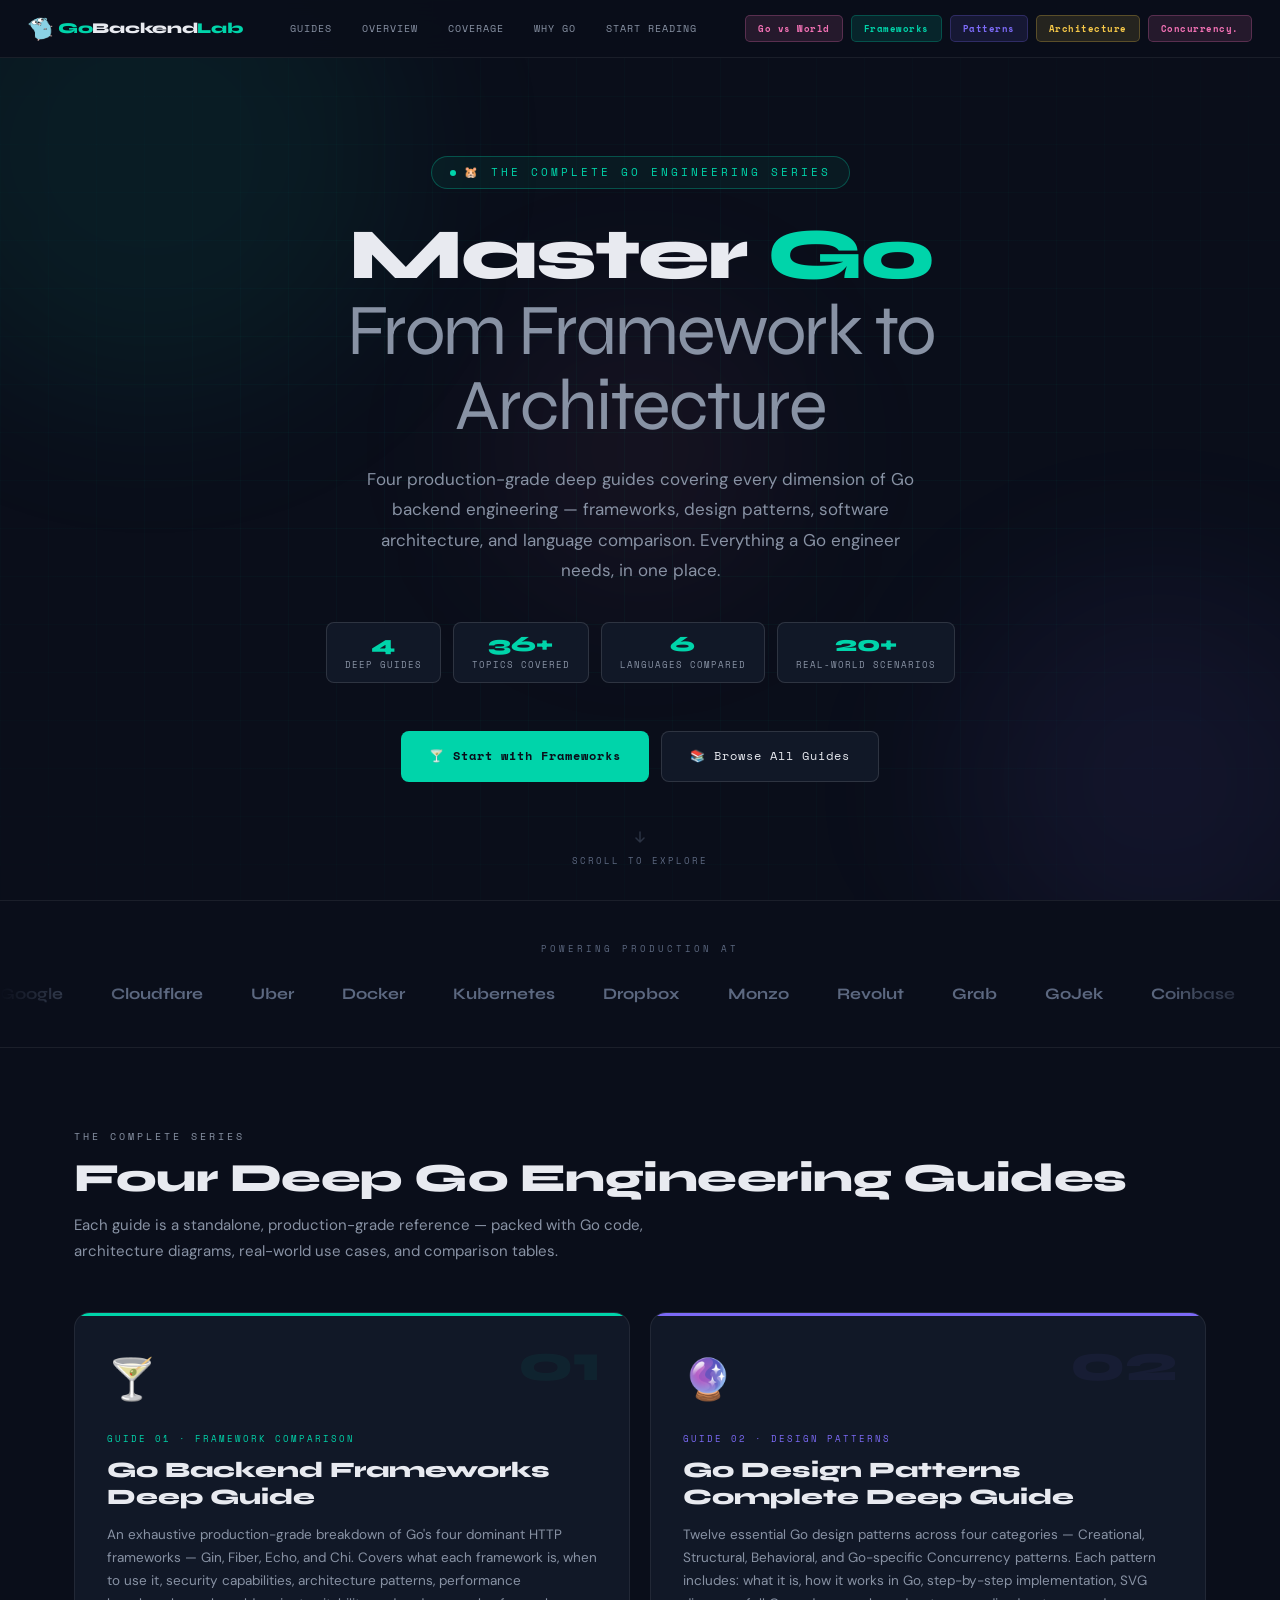
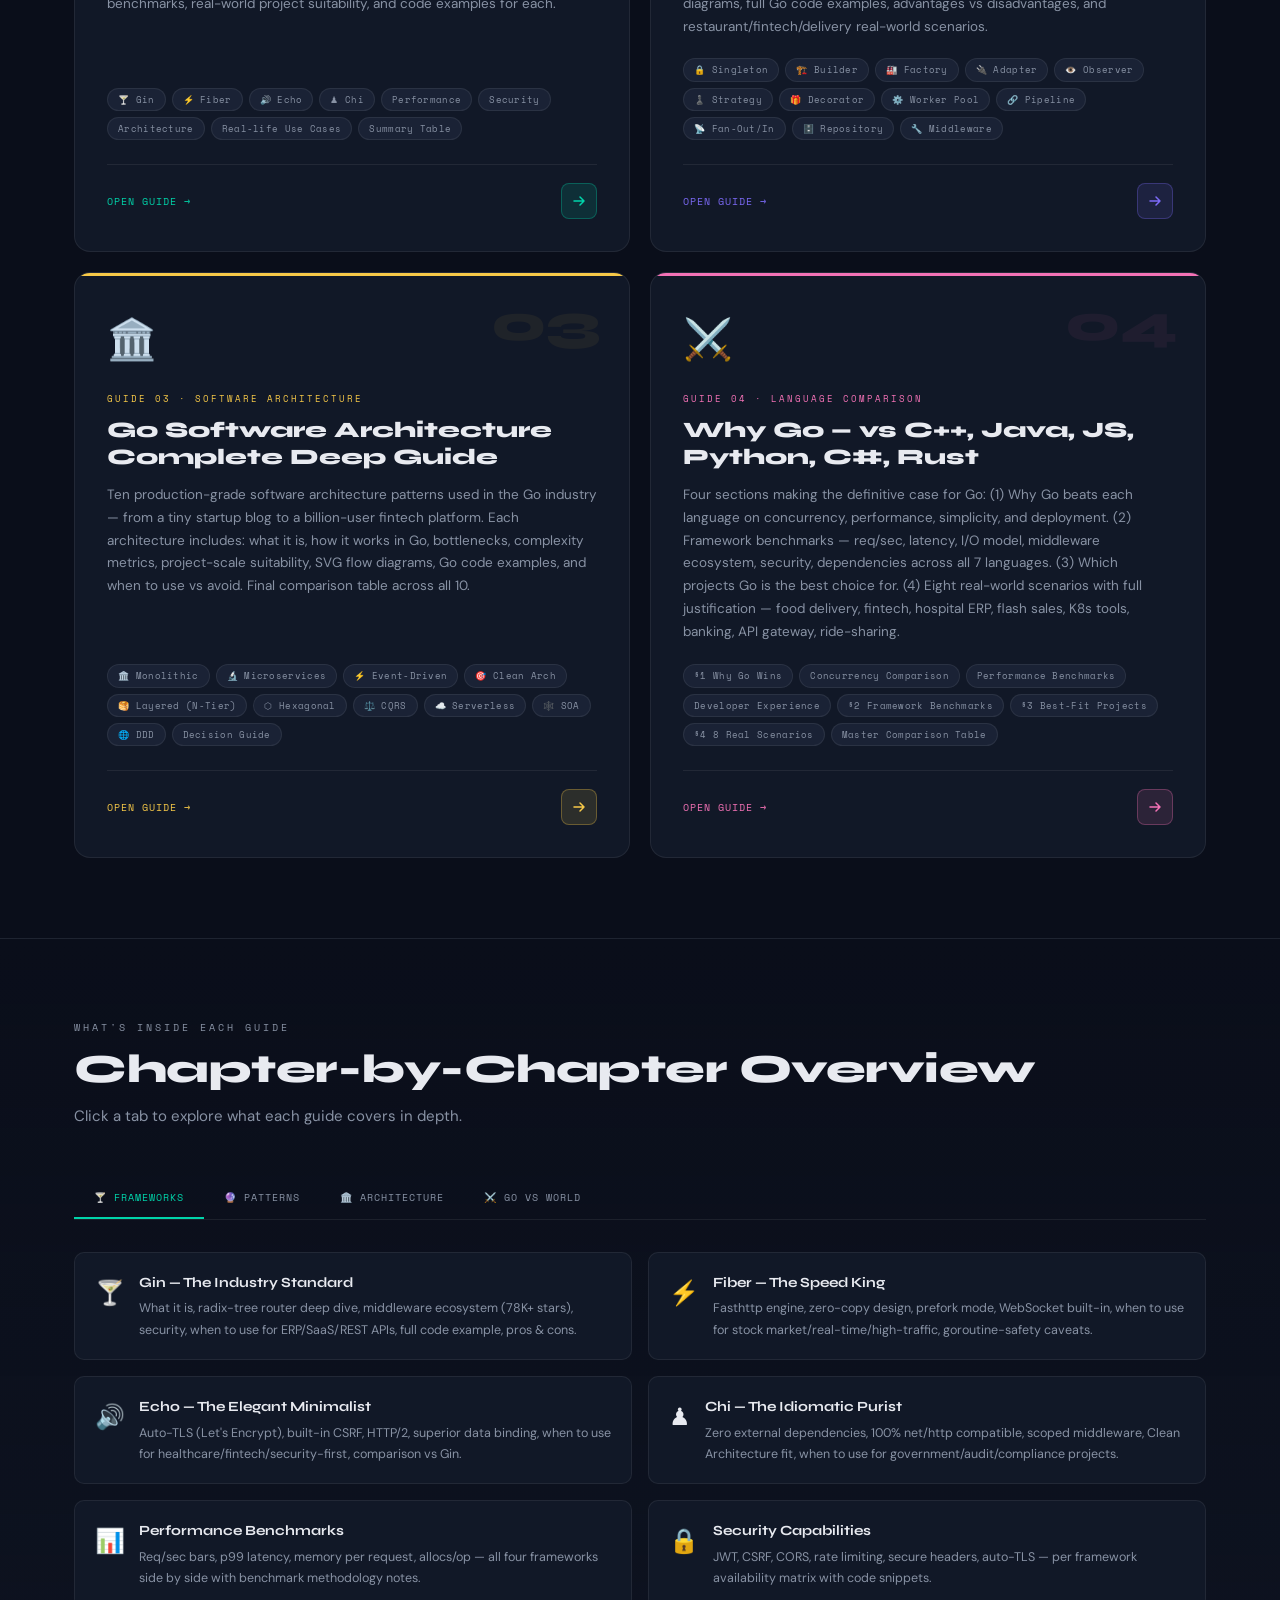
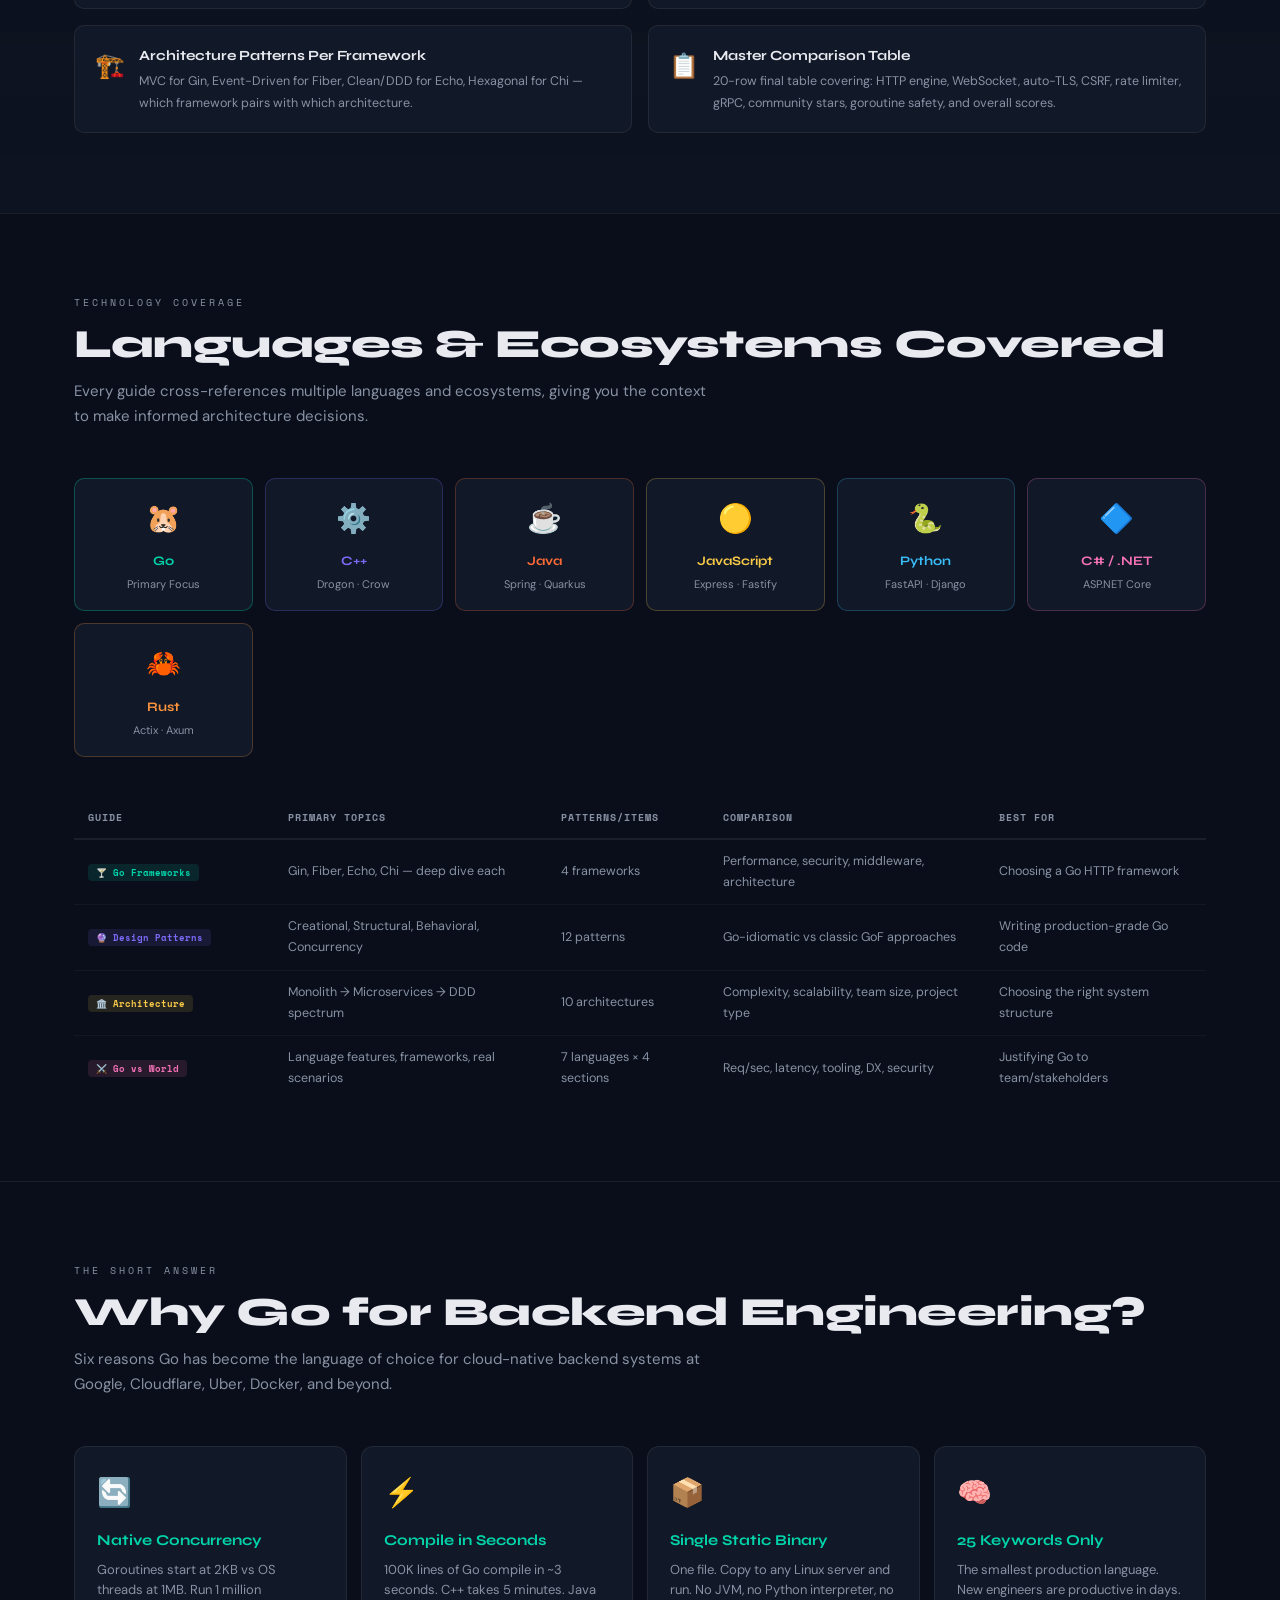
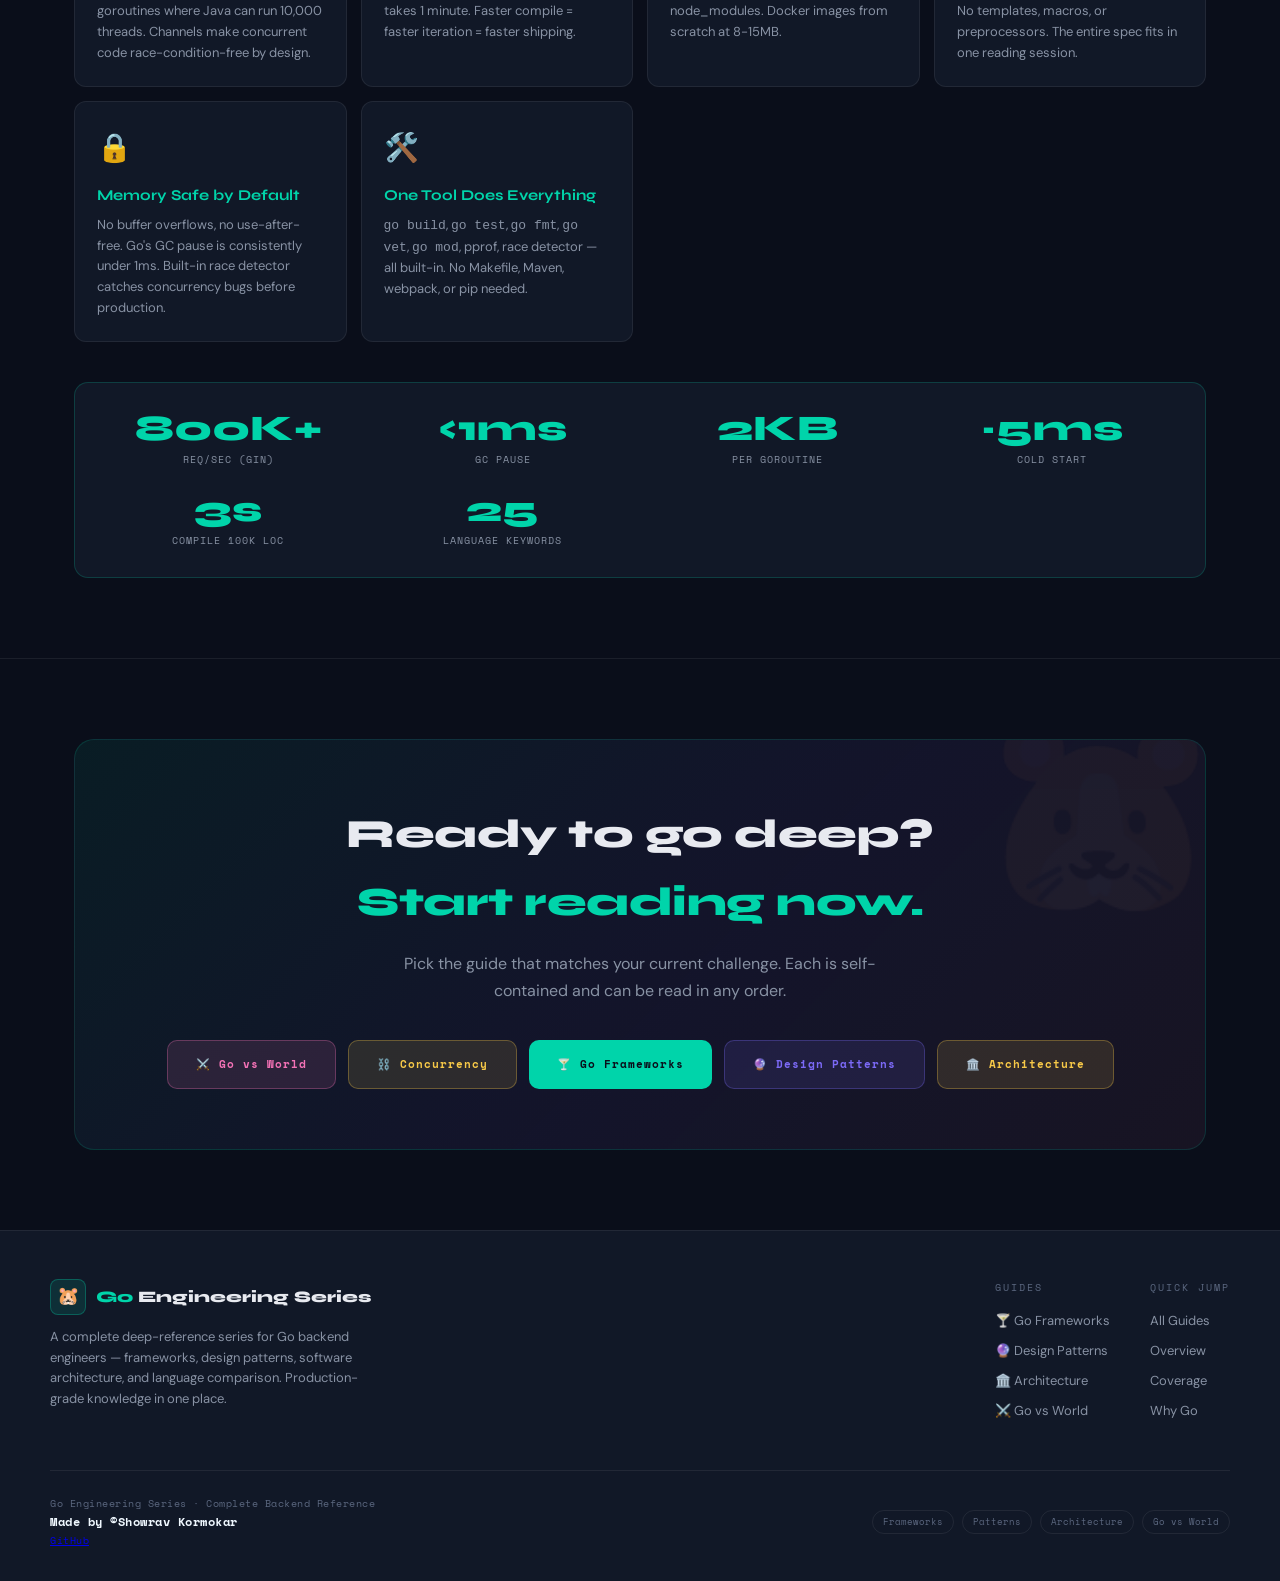
<file: index.html>
<!DOCTYPE html>
<html lang="en">

<head>
  <meta charset="UTF-8">
  <meta name="viewport" content="width=device-width, initial-scale=1.0">
  <title>Go Engineering Series — Master Index</title>
  <link
    href="https://fonts.googleapis.com/css2?family=Space+Mono:wght@400;700&family=Syne:wght@400;600;700;800&family=DM+Sans:wght@300;400;500;600&display=swap"
    rel="stylesheet">
  <link rel="stylesheet" href="style.css">
</head>

<body>

  <!-- ═══════════════════════════════════════════════════════
     TOPBAR
═══════════════════════════════════════════════════════ -->
  <header class="topbar" role="banner">
    <a href="index.html" class="topbar-logo" aria-label="Go Engineering Series Home">
      <div class="topbar-logo-icon"><img src="go-logo.png" alt=""></div>
      <div class="topbar-logo-text"><span>Go</span>Backend<span>Lab</span></div>
    </a>

    <!-- Desktop nav -->
    <nav class="nav-links" aria-label="Site navigation">
      <a href="#guides" class="active">Guides</a>
      <a href="#overview">Overview</a>
      <a href="#coverage">Coverage</a>
      <a href="#whygo">Why Go</a>
      <a href="#start">Start Reading</a>
    </nav>

    <!-- Desktop guide pills -->
    <div class="nav-guides" aria-label="Quick links to guides">
      <a href="go-wins.html" class="nav-guide-pill ngp-lang" target="_blank">Go vs World</a>
      <a href="go-frameworks.html" class="nav-guide-pill ngp-fw" target="_blank">Frameworks</a>
      <a href="design-pattern.html" class="nav-guide-pill ngp-pat" target="_blank">Patterns</a>
      <a href="go-arch.html" class="nav-guide-pill ngp-arch" target="_blank">Architecture</a>
      <a href="go-adv-con.html" class="nav-guide-pill ngp-lang" target="_blank">Concurrency.</a>
    </div>

    <!-- Hamburger -->
    <button class="hamburger" id="hamburger" aria-label="Toggle menu" aria-expanded="false">
      <span></span><span></span><span></span>
    </button>
  </header>

  <!-- Mobile Drawer -->
  <nav class="mobile-drawer" id="mobile-drawer" aria-label="Mobile navigation">
    <div class="mob-section-label">Navigate Page</div>
    <a href="#guides" class="mob-link" onclick="closeDrawer()">
      <div class="mob-link-icon">📚</div>
      <div class="mob-link-info">
        <div class="mob-link-title" style="color:var(--frameworks)">All Guides</div>
        <div class="mob-link-sub">See all 4 deep guides</div>
      </div>
    </a>
    <a href="#overview" class="mob-link" onclick="closeDrawer()">
      <div class="mob-link-icon">🗺️</div>
      <div class="mob-link-info">
        <div class="mob-link-title" style="color:var(--text)">What's Covered</div>
        <div class="mob-link-sub">Chapter-by-chapter overview</div>
      </div>
    </a>
    <a href="#whygo" class="mob-link" onclick="closeDrawer()">
      <div class="mob-link-icon">🐹</div>
      <div class="mob-link-info">
        <div class="mob-link-title" style="color:var(--text)">Why Go?</div>
        <div class="mob-link-sub">Key language advantages</div>
      </div>
    </a>

    <div class="mob-section-label">Open a Guide</div>
    <a href="go-frameworks.html" class="mob-link fw" target="_blank">
      <div class="mob-link-icon">🍸</div>
      <div class="mob-link-info">
        <div class="mob-link-title">Go Frameworks</div>
        <div class="mob-link-sub">Gin · Fiber · Echo · Chi — deep comparison</div>
      </div>
    </a>
    <a href="design-pattern.html" class="mob-link pat" target="_blank">
      <div class="mob-link-icon">🔮</div>
      <div class="mob-link-info">
        <div class="mob-link-title">Go Design Patterns</div>
        <div class="mob-link-sub">12 patterns — Singleton to Fan-Out/In</div>
      </div>
    </a>
    <a href="go-arch.html" class="mob-link arch" target="_blank">
      <div class="mob-link-icon">🏛️</div>
      <div class="mob-link-info">
        <div class="mob-link-title">Go Architecture</div>
        <div class="mob-link-sub">10 architectures — Monolith to DDD</div>
      </div>
    </a>
    <a href="go-wins.html" class="mob-link lang" target="_blank">
      <div class="mob-link-icon">⚔️</div>
      <div class="mob-link-info">
        <div class="mob-link-title">Go vs The World</div>
        <div class="mob-link-sub">Go vs C++, Java, Python, Rust, JS, C#</div>
      </div>
    </a>
  </nav>

  <!-- ═══════════════════════════════════════════════════════
     HERO
═══════════════════════════════════════════════════════ -->
  <main>
    <section class="hero" id="home" aria-label="Hero section">
      <div class="hero-grid" aria-hidden="true"></div>
      <div class="orb orb-1" aria-hidden="true"></div>
      <div class="orb orb-2" aria-hidden="true"></div>
      <div class="orb orb-3" aria-hidden="true"></div>

      <div class="hero-content">
        <div class="hero-kicker">🐹 The Complete Go Engineering Series</div>

        <h1>
          Master <span class="go-word">Go</span><br>
          <span class="dim">From Framework to Architecture</span>
        </h1>

        <p class="hero-desc">
          Four production-grade deep guides covering every dimension of Go backend engineering — frameworks, design
          patterns, software architecture, and language comparison. Everything a Go engineer needs, in one place.
        </p>

        <div class="hero-stats">
          <div class="stat-chip">
            <div class="val">4</div>
            <div class="lbl">Deep Guides</div>
          </div>
          <div class="stat-chip">
            <div class="val">36+</div>
            <div class="lbl">Topics Covered</div>
          </div>
          <div class="stat-chip">
            <div class="val">6</div>
            <div class="lbl">Languages Compared</div>
          </div>
          <div class="stat-chip">
            <div class="val">20+</div>
            <div class="lbl">Real-World Scenarios</div>
          </div>
        </div>

        <div class="hero-cta">
          <a href="go-frameworks.html" class="btn-primary" target="_blank">
            🍸 Start with Frameworks
          </a>
          <a href="#guides" class="btn-secondary">
            📚 Browse All Guides
          </a>
        </div>
      </div>

      <div class="scroll-hint" aria-hidden="true">
        <svg width="16" height="16" viewBox="0 0 16 16" fill="none">
          <path d="M8 3v10M4 9l4 4 4-4" stroke="currentColor" stroke-width="1.5" stroke-linecap="round"
            stroke-linejoin="round" />
        </svg>
        Scroll to explore
      </div>
    </section>

    <!-- Companies marquee -->
    <div class="companies-section" aria-label="Companies using Go">
      <div class="companies-label">Powering production at</div>
      <div class="marquee-wrapper" aria-hidden="true">
        <div class="marquee-track">
          <span class="company-badge">Google</span>
          <span class="company-badge">Cloudflare</span>
          <span class="company-badge">Uber</span>
          <span class="company-badge">Docker</span>
          <span class="company-badge">Kubernetes</span>
          <span class="company-badge">Dropbox</span>
          <span class="company-badge">Monzo</span>
          <span class="company-badge">Revolut</span>
          <span class="company-badge">Grab</span>
          <span class="company-badge">GoJek</span>
          <span class="company-badge">Coinbase</span>
          <span class="company-badge">Robinhood</span>
          <span class="company-badge">Twitch</span>
          <span class="company-badge">Heroku</span>
          <span class="company-badge">Terraform</span>
          <span class="company-badge">Prometheus</span>
          <span class="company-badge">Traefik</span>
          <span class="company-badge">Caddy</span>
          <!-- duplicate for seamless loop -->
          <span class="company-badge">Google</span>
          <span class="company-badge">Cloudflare</span>
          <span class="company-badge">Uber</span>
          <span class="company-badge">Docker</span>
          <span class="company-badge">Kubernetes</span>
          <span class="company-badge">Dropbox</span>
          <span class="company-badge">Monzo</span>
          <span class="company-badge">Revolut</span>
          <span class="company-badge">Grab</span>
          <span class="company-badge">GoJek</span>
          <span class="company-badge">Coinbase</span>
          <span class="company-badge">Robinhood</span>
          <span class="company-badge">Twitch</span>
          <span class="company-badge">Heroku</span>
          <span class="company-badge">Terraform</span>
          <span class="company-badge">Prometheus</span>
          <span class="company-badge">Traefik</span>
          <span class="company-badge">Caddy</span>
        </div>
      </div>
    </div>

    <!-- ═══════════════════════════════════════════════════════
     GUIDE CARDS
═══════════════════════════════════════════════════════ -->
    <section id="guides">
      <div class="container">
        <div class="section-eyebrow">The Complete Series</div>
        <div class="section-title">Four Deep Go Engineering Guides</div>
        <p class="section-desc">Each guide is a standalone, production-grade reference — packed with Go code,
          architecture diagrams, real-world use cases, and comparison tables.</p>

        <div class="guides-grid">

          <!-- GUIDE 1: Frameworks -->
          <a href="go-frameworks.html" class="guide-card gc-fw" target="_blank"
            aria-label="Go Backend Frameworks Deep Guide">
            <div class="gc-num">01</div>
            <span class="gc-icon">🍸</span>
            <div class="gc-kicker">Guide 01 · Framework Comparison</div>
            <div class="gc-title">Go Backend Frameworks<br>Deep Guide</div>
            <p class="gc-desc">
              An exhaustive production-grade breakdown of Go's four dominant HTTP frameworks — Gin, Fiber, Echo, and
              Chi. Covers what each framework is, when to use it, security capabilities, architecture patterns,
              performance benchmarks, real-world project suitability, and code examples for each.
            </p>
            <div class="gc-chapters">
              <span class="gc-chapter">🍸 Gin</span>
              <span class="gc-chapter">⚡ Fiber</span>
              <span class="gc-chapter">🔊 Echo</span>
              <span class="gc-chapter">♟ Chi</span>
              <span class="gc-chapter">Performance</span>
              <span class="gc-chapter">Security</span>
              <span class="gc-chapter">Architecture</span>
              <span class="gc-chapter">Real-life Use Cases</span>
              <span class="gc-chapter">Summary Table</span>
            </div>
            <div class="gc-cta">
              <span class="gc-cta-label">Open Guide →</span>
              <div class="gc-arrow">
                <svg width="16" height="16" viewBox="0 0 16 16" fill="none">
                  <path d="M3 8h10M9 4l4 4-4 4" stroke="currentColor" stroke-width="1.5" stroke-linecap="round"
                    stroke-linejoin="round" />
                </svg>
              </div>
            </div>
          </a>

          <!-- GUIDE 2: Patterns -->
          <a href="design-pattern.html" class="guide-card gc-pat" target="_blank"
            aria-label="Go Design Patterns Deep Guide">
            <div class="gc-num">02</div>
            <span class="gc-icon">🔮</span>
            <div class="gc-kicker">Guide 02 · Design Patterns</div>
            <div class="gc-title">Go Design Patterns<br>Complete Deep Guide</div>
            <p class="gc-desc">
              Twelve essential Go design patterns across four categories — Creational, Structural, Behavioral, and
              Go-specific Concurrency patterns. Each pattern includes: what it is, how it works in Go, step-by-step
              implementation, SVG diagrams, full Go code examples, advantages vs disadvantages, and
              restaurant/fintech/delivery real-world scenarios.
            </p>
            <div class="gc-chapters">
              <span class="gc-chapter">🔒 Singleton</span>
              <span class="gc-chapter">🏗️ Builder</span>
              <span class="gc-chapter">🏭 Factory</span>
              <span class="gc-chapter">🔌 Adapter</span>
              <span class="gc-chapter">👁️ Observer</span>
              <span class="gc-chapter">♟️ Strategy</span>
              <span class="gc-chapter">🎁 Decorator</span>
              <span class="gc-chapter">⚙️ Worker Pool</span>
              <span class="gc-chapter">🔗 Pipeline</span>
              <span class="gc-chapter">📡 Fan-Out/In</span>
              <span class="gc-chapter">🗄️ Repository</span>
              <span class="gc-chapter">🔧 Middleware</span>
            </div>
            <div class="gc-cta">
              <span class="gc-cta-label">Open Guide →</span>
              <div class="gc-arrow">
                <svg width="16" height="16" viewBox="0 0 16 16" fill="none">
                  <path d="M3 8h10M9 4l4 4-4 4" stroke="currentColor" stroke-width="1.5" stroke-linecap="round"
                    stroke-linejoin="round" />
                </svg>
              </div>
            </div>
          </a>

          <!-- GUIDE 3: Architecture -->
          <a href="go-arch.html" class="guide-card gc-arch" target="_blank"
            aria-label="Go Software Architecture Deep Guide">
            <div class="gc-num">03</div>
            <span class="gc-icon">🏛️</span>
            <div class="gc-kicker">Guide 03 · Software Architecture</div>
            <div class="gc-title">Go Software Architecture<br>Complete Deep Guide</div>
            <p class="gc-desc">
              Ten production-grade software architecture patterns used in the Go industry — from a tiny startup blog to
              a billion-user fintech platform. Each architecture includes: what it is, how it works in Go, bottlenecks,
              complexity metrics, project-scale suitability, SVG flow diagrams, Go code examples, and when to use vs
              avoid. Final comparison table across all 10.
            </p>
            <div class="gc-chapters">
              <span class="gc-chapter">🏛️ Monolithic</span>
              <span class="gc-chapter">🔬 Microservices</span>
              <span class="gc-chapter">⚡ Event-Driven</span>
              <span class="gc-chapter">🎯 Clean Arch</span>
              <span class="gc-chapter">🥞 Layered (N-Tier)</span>
              <span class="gc-chapter">⬡ Hexagonal</span>
              <span class="gc-chapter">⚖️ CQRS</span>
              <span class="gc-chapter">☁️ Serverless</span>
              <span class="gc-chapter">🕸️ SOA</span>
              <span class="gc-chapter">🌐 DDD</span>
              <span class="gc-chapter">Decision Guide</span>
            </div>
            <div class="gc-cta">
              <span class="gc-cta-label">Open Guide →</span>
              <div class="gc-arrow">
                <svg width="16" height="16" viewBox="0 0 16 16" fill="none">
                  <path d="M3 8h10M9 4l4 4-4 4" stroke="currentColor" stroke-width="1.5" stroke-linecap="round"
                    stroke-linejoin="round" />
                </svg>
              </div>
            </div>
          </a>

          <!-- GUIDE 4: Languages -->
          <a href="go-wins.html" class="guide-card gc-lang" target="_blank" aria-label="Go vs Languages Deep Guide">
            <div class="gc-num">04</div>
            <span class="gc-icon">⚔️</span>
            <div class="gc-kicker">Guide 04 · Language Comparison</div>
            <div class="gc-title">Why Go — vs C++, Java, JS,<br>Python, C#, Rust</div>
            <p class="gc-desc">
              Four sections making the definitive case for Go: (1) Why Go beats each language on concurrency,
              performance, simplicity, and deployment. (2) Framework benchmarks — req/sec, latency, I/O model,
              middleware ecosystem, security, dependencies across all 7 languages. (3) Which projects Go is the best
              choice for. (4) Eight real-world scenarios with full justification — food delivery, fintech, hospital ERP,
              flash sales, K8s tools, banking, API gateway, ride-sharing.
            </p>
            <div class="gc-chapters">
              <span class="gc-chapter">§1 Why Go Wins</span>
              <span class="gc-chapter">Concurrency Comparison</span>
              <span class="gc-chapter">Performance Benchmarks</span>
              <span class="gc-chapter">Developer Experience</span>
              <span class="gc-chapter">§2 Framework Benchmarks</span>
              <span class="gc-chapter">§3 Best-Fit Projects</span>
              <span class="gc-chapter">§4 8 Real Scenarios</span>
              <span class="gc-chapter">Master Comparison Table</span>
            </div>
            <div class="gc-cta">
              <span class="gc-cta-label">Open Guide →</span>
              <div class="gc-arrow">
                <svg width="16" height="16" viewBox="0 0 16 16" fill="none">
                  <path d="M3 8h10M9 4l4 4-4 4" stroke="currentColor" stroke-width="1.5" stroke-linecap="round"
                    stroke-linejoin="round" />
                </svg>
              </div>
            </div>
          </a>

        </div>
      </div>
    </section>

    <!-- ═══════════════════════════════════════════════════════
     TABBED OVERVIEW
═══════════════════════════════════════════════════════ -->
    <section id="overview">
      <div class="container">
        <div class="section-eyebrow">What's Inside Each Guide</div>
        <div class="section-title">Chapter-by-Chapter Overview</div>
        <p class="section-desc">Click a tab to explore what each guide covers in depth.</p>

        <div class="overview-tabs" role="tablist" aria-label="Guide overviews">
          <button class="ov-tab active" data-panel="fw" data-color="fw" role="tab" aria-selected="true"
            aria-controls="panel-fw">🍸 Frameworks</button>
          <button class="ov-tab" data-panel="pat" data-color="patterns" role="tab" aria-selected="false"
            aria-controls="panel-pat">🔮 Patterns</button>
          <button class="ov-tab" data-panel="arch" data-color="arch" role="tab" aria-selected="false"
            aria-controls="panel-arch">🏛️ Architecture</button>
          <button class="ov-tab" data-panel="lang" data-color="langs" role="tab" aria-selected="false"
            aria-controls="panel-lang">⚔️ Go vs World</button>
        </div>

        <div class="ov-panels">
          <div id="panel-fw" class="ov-panel active" role="tabpanel">
            <div class="ov-item">
              <div class="ov-item-icon">🍸</div>
              <div class="ov-item-body">
                <div class="ov-item-title">Gin — The Industry Standard</div>
                <div class="ov-item-desc">What it is, radix-tree router deep dive, middleware ecosystem (78K+ stars),
                  security, when to use for ERP/SaaS/REST APIs, full code example, pros & cons.</div>
              </div>
            </div>
            <div class="ov-item">
              <div class="ov-item-icon">⚡</div>
              <div class="ov-item-body">
                <div class="ov-item-title">Fiber — The Speed King</div>
                <div class="ov-item-desc">Fasthttp engine, zero-copy design, prefork mode, WebSocket built-in, when to
                  use for stock market/real-time/high-traffic, goroutine-safety caveats.</div>
              </div>
            </div>
            <div class="ov-item">
              <div class="ov-item-icon">🔊</div>
              <div class="ov-item-body">
                <div class="ov-item-title">Echo — The Elegant Minimalist</div>
                <div class="ov-item-desc">Auto-TLS (Let's Encrypt), built-in CSRF, HTTP/2, superior data binding, when
                  to use for healthcare/fintech/security-first, comparison vs Gin.</div>
              </div>
            </div>
            <div class="ov-item">
              <div class="ov-item-icon">♟</div>
              <div class="ov-item-body">
                <div class="ov-item-title">Chi — The Idiomatic Purist</div>
                <div class="ov-item-desc">Zero external dependencies, 100% net/http compatible, scoped middleware, Clean
                  Architecture fit, when to use for government/audit/compliance projects.</div>
              </div>
            </div>
            <div class="ov-item">
              <div class="ov-item-icon">📊</div>
              <div class="ov-item-body">
                <div class="ov-item-title">Performance Benchmarks</div>
                <div class="ov-item-desc">Req/sec bars, p99 latency, memory per request, allocs/op — all four frameworks
                  side by side with benchmark methodology notes.</div>
              </div>
            </div>
            <div class="ov-item">
              <div class="ov-item-icon">🔒</div>
              <div class="ov-item-body">
                <div class="ov-item-title">Security Capabilities</div>
                <div class="ov-item-desc">JWT, CSRF, CORS, rate limiting, secure headers, auto-TLS — per framework
                  availability matrix with code snippets.</div>
              </div>
            </div>
            <div class="ov-item">
              <div class="ov-item-icon">🏗️</div>
              <div class="ov-item-body">
                <div class="ov-item-title">Architecture Patterns Per Framework</div>
                <div class="ov-item-desc">MVC for Gin, Event-Driven for Fiber, Clean/DDD for Echo, Hexagonal for Chi —
                  which framework pairs with which architecture.</div>
              </div>
            </div>
            <div class="ov-item">
              <div class="ov-item-icon">📋</div>
              <div class="ov-item-body">
                <div class="ov-item-title">Master Comparison Table</div>
                <div class="ov-item-desc">20-row final table covering: HTTP engine, WebSocket, auto-TLS, CSRF, rate
                  limiter, gRPC, community stars, goroutine safety, and overall scores.</div>
              </div>
            </div>
          </div>

          <div id="panel-pat" class="ov-panel" role="tabpanel">
            <div class="ov-item">
              <div class="ov-item-icon">🔒</div>
              <div class="ov-item-body">
                <div class="ov-item-title">Singleton — sync.Once</div>
                <div class="ov-item-desc">Goroutine-safe lazy initialization, DB connection pool example, why it's both
                  powerful and dangerous, and when DI is better.</div>
              </div>
            </div>
            <div class="ov-item">
              <div class="ov-item-icon">🏗️</div>
              <div class="ov-item-body">
                <div class="ov-item-title">Builder — Functional Options</div>
                <div class="ov-item-desc">Method chaining, validation at Build(), Go's functional options variant (used
                  by gRPC, zap), notification builder real-world example.</div>
              </div>
            </div>
            <div class="ov-item">
              <div class="ov-item-icon">🏭</div>
              <div class="ov-item-body">
                <div class="ov-item-title">Factory — Registry Pattern</div>
                <div class="ov-item-desc">Interface-based creation, registry map variant, payment gateway factory
                  example, Open/Closed Principle application.</div>
              </div>
            </div>
            <div class="ov-item">
              <div class="ov-item-icon">🔌</div>
              <div class="ov-item-body">
                <div class="ov-item-title">Adapter — Interface Bridge</div>
                <div class="ov-item-desc">Go's implicit interfaces making Adapter natural, zap.Logger adapter example,
                  how io.Reader/Writer ecosystem is pure Adapter pattern.</div>
              </div>
            </div>
            <div class="ov-item">
              <div class="ov-item-icon">👁️</div>
              <div class="ov-item-body">
                <div class="ov-item-title">Observer — Event Bus with Channels</div>
                <div class="ov-item-desc">Buffered channels as subscriber queues, sync.RWMutex for subscriber list,
                  restaurant order lifecycle fan-out real example.</div>
              </div>
            </div>
            <div class="ov-item">
              <div class="ov-item-icon">♟️</div>
              <div class="ov-item-body">
                <div class="ov-item-title">Strategy — Runtime Algorithm Swap</div>
                <div class="ov-item-desc">Interface vs function type strategies, e-commerce dynamic pricing with
                  BulkDiscount/MemberPricing/FlashSale strategies, runtime injection.</div>
              </div>
            </div>
            <div class="ov-item">
              <div class="ov-item-icon">⚙️</div>
              <div class="ov-item-body">
                <div class="ov-item-title">Worker Pool — Bounded Goroutines</div>
                <div class="ov-item-desc">Prevent goroutine explosion, jobs/results channels, WaitGroup coordination,
                  context cancellation, image processing real example with NumCPU workers.</div>
              </div>
            </div>
            <div class="ov-item">
              <div class="ov-item-icon">📡</div>
              <div class="ov-item-body">
                <div class="ov-item-title">Fan-Out/Fan-In — Scatter-Gather</div>
                <div class="ov-item-desc">Parallel API calls, merge function pattern, travel price aggregator example —
                  latency = max(sources) not sum, first-response-wins variant.</div>
              </div>
            </div>
          </div>

          <div id="panel-arch" class="ov-panel" role="tabpanel">
            <div class="ov-item">
              <div class="ov-item-icon">🏛️</div>
              <div class="ov-item-body">
                <div class="ov-item-title">Monolithic — The Right Start</div>
                <div class="ov-item-desc">Modular monolith structure, when to start here (always), bottlenecks, and when
                  to migrate. Restaurant POS example. Complexity meters.</div>
              </div>
            </div>
            <div class="ov-item">
              <div class="ov-item-icon">🔬</div>
              <div class="ov-item-body">
                <div class="ov-item-title">Microservices — At Scale</div>
                <div class="ov-item-desc">gRPC service communication, Kubernetes requirements, service discovery,
                  distributed tracing, Saga pattern, Uber Eats decomposition example.</div>
              </div>
            </div>
            <div class="ov-item">
              <div class="ov-item-icon">⚡</div>
              <div class="ov-item-body">
                <div class="ov-item-title">Event-Driven — Maximum Decoupling</div>
                <div class="ov-item-desc">Kafka vs NATS vs RabbitMQ, Go kafka-go consumer, dead letter queues, fintech
                  payment event chain, event sourcing vs simple pub/sub.</div>
              </div>
            </div>
            <div class="ov-item">
              <div class="ov-item-icon">🎯</div>
              <div class="ov-item-body">
                <div class="ov-item-title">Clean Architecture — Long-Term Investment</div>
                <div class="ov-item-desc">Concentric dependency rule, 4-layer Go structure, domain → use case → adapter
                  → framework, framework-agnostic domain, maximum testability.</div>
              </div>
            </div>
            <div class="ov-item">
              <div class="ov-item-icon">🥞</div>
              <div class="ov-item-body">
                <div class="ov-item-title">Layered N-Tier — The Industry Default</div>
                <div class="ov-item-desc">Handler → Service → Repository, strict layer rules, vs Clean Architecture,
                  most common Go REST API pattern, when it becomes "Big Ball of Mud".</div>
              </div>
            </div>
            <div class="ov-item">
              <div class="ov-item-icon">⬡</div>
              <div class="ov-item-body">
                <div class="ov-item-title">Hexagonal — Ports & Adapters</div>
                <div class="ov-item-desc">Driving vs driven ports, hex diagram with 6 adapters, InMemory test adapter,
                  multi-protocol (HTTP+gRPC+CLI+Kafka) from one core.</div>
              </div>
            </div>
            <div class="ov-item">
              <div class="ov-item-icon">⚖️</div>
              <div class="ov-item-body">
                <div class="ov-item-title">CQRS — Separate Read & Write</div>
                <div class="ov-item-desc">Command vs Query models, Postgres write + Elasticsearch read, projection
                  synchronization, e-commerce search+order use case.</div>
              </div>
            </div>
            <div class="ov-item">
              <div class="ov-item-icon">🌐</div>
              <div class="ov-item-body">
                <div class="ov-item-title">DDD — Domain-Driven Design</div>
                <div class="ov-item-desc">Entities, Value Objects, Aggregates, Domain Events in Go, Ubiquitous Language,
                  Bounded Contexts, hospital management example with 3 contexts.</div>
              </div>
            </div>
          </div>

          <div id="panel-lang" class="ov-panel" role="tabpanel">
            <div class="ov-item">
              <div class="ov-item-icon">🔄</div>
              <div class="ov-item-body">
                <div class="ov-item-title">§1: Concurrency — Go's Crown Jewel</div>
                <div class="ov-item-desc">2KB goroutine vs 1MB thread, CSP channels vs Java synchronized, M:N scheduler,
                  1M goroutines feasibility demo, Node.js GIL comparison.</div>
              </div>
            </div>
            <div class="ov-item">
              <div class="ov-item-icon">⚡</div>
              <div class="ov-item-body">
                <div class="ov-item-title">§1: Performance — Compile & Runtime</div>
                <div class="ov-item-desc">Cold start bars (5ms Go vs 4s Java), compile time charts, static binary sizes,
                  GC pause < 1ms, HTTP throughput 800K-1.2M req/sec.</div>
                </div>
              </div>
              <div class="ov-item">
                <div class="ov-item-icon">🛠️</div>
                <div class="ov-item-body">
                  <div class="ov-item-title">§1: Developer Experience</div>
                  <div class="ov-item-desc">25 keywords, gofmt zero-debates, go tool all-in-one, go.sum supply chain
                    security, error-as-value vs hidden exceptions, backward compatibility guarantee.</div>
                </div>
              </div>
              <div class="ov-item">
                <div class="ov-item-icon">📊</div>
                <div class="ov-item-body">
                  <div class="ov-item-title">§2: Framework Benchmark Table</div>
                  <div class="ov-item-desc">7 languages × 20 criteria: req/sec, latency, I/O model, memory/req, binary
                    size, cold start, WebSocket, gRPC, security, Docker FROM scratch support.</div>
                </div>
              </div>
              <div class="ov-item">
                <div class="ov-item-icon">📦</div>
                <div class="ov-item-body">
                  <div class="ov-item-title">§3: 10 Best-Fit Project Types</div>
                  <div class="ov-item-desc">High-traffic APIs, DevOps tools, real-time streaming, auth services,
                    fintech, microservices, proxies, e-commerce, observability, game servers — with justification.</div>
                </div>
              </div>
              <div class="ov-item">
                <div class="ov-item-icon">🍔</div>
                <div class="ov-item-body">
                  <div class="ov-item-title">§4: Scenario — Food Delivery (Real-Time)</div>
                  <div class="ov-item-desc">50K WebSocket connections, driver GPS 5K updates/sec, worker pool image
                    processing — why Node.js single thread fails, Java memory explodes.</div>
                </div>
              </div>
              <div class="ov-item">
                <div class="ov-item-icon">📈</div>
                <div class="ov-item-body">
                  <div class="ov-item-title">§4: Scenario — Stock Market & Fintech</div>
                  <div class="ov-item-desc">1M order events/sec, sub-ms GC for trade SLAs, Kafka consumer fan-out,
                    Coinbase/Robinhood/Zerodha Go adoption evidence.</div>
                </div>
              </div>
              <div class="ov-item">
                <div class="ov-item-icon">🚗</div>
                <div class="ov-item-body">
                  <div class="ov-item-title">§4: Scenario — Ride-Sharing (Grab/Uber)</div>
                  <div class="ov-item-desc">200K riders + 50K drivers simultaneously, geo-search fan-out/in, Uber's
                    Python→Go migration: 150ms→12ms latency improvement with production evidence.</div>
                </div>
              </div>
            </div>
          </div>
        </div>
    </section>

    <!-- ═══════════════════════════════════════════════════════
     TECH COVERAGE
═══════════════════════════════════════════════════════ -->
    <section id="coverage">
      <div class="container">
        <div class="section-eyebrow">Technology Coverage</div>
        <div class="section-title">Languages & Ecosystems Covered</div>
        <p class="section-desc">Every guide cross-references multiple languages and ecosystems, giving you the context
          to make informed architecture decisions.</p>

        <div class="coverage-row">
          <div class="lang-chip" style="border-color:rgba(0,212,170,.3)"><span class="lang-chip-emoji">🐹</span>
            <div class="lang-chip-name" style="color:#00d4aa">Go</div>
            <div class="lang-chip-sub">Primary Focus</div>
          </div>
          <div class="lang-chip" style="border-color:rgba(124,106,247,.25)"><span class="lang-chip-emoji">⚙️</span>
            <div class="lang-chip-name" style="color:#7c6af7">C++</div>
            <div class="lang-chip-sub">Drogon · Crow</div>
          </div>
          <div class="lang-chip" style="border-color:rgba(255,107,53,.25)"><span class="lang-chip-emoji">☕</span>
            <div class="lang-chip-name" style="color:#ff6b35">Java</div>
            <div class="lang-chip-sub">Spring · Quarkus</div>
          </div>
          <div class="lang-chip" style="border-color:rgba(247,201,72,.25)"><span class="lang-chip-emoji">🟡</span>
            <div class="lang-chip-name" style="color:#f7c948">JavaScript</div>
            <div class="lang-chip-sub">Express · Fastify</div>
          </div>
          <div class="lang-chip" style="border-color:rgba(56,189,248,.25)"><span class="lang-chip-emoji">🐍</span>
            <div class="lang-chip-name" style="color:#38bdf8">Python</div>
            <div class="lang-chip-sub">FastAPI · Django</div>
          </div>
          <div class="lang-chip" style="border-color:rgba(244,114,182,.25)"><span class="lang-chip-emoji">🔷</span>
            <div class="lang-chip-name" style="color:#f472b6">C# / .NET</div>
            <div class="lang-chip-sub">ASP.NET Core</div>
          </div>
          <div class="lang-chip" style="border-color:rgba(251,146,60,.25)"><span class="lang-chip-emoji">🦀</span>
            <div class="lang-chip-name" style="color:#fb923c">Rust</div>
            <div class="lang-chip-sub">Actix · Axum</div>
          </div>
        </div>

        <!-- Quick reference table -->
        <div class="table-scroll">
          <table class="mini-table">
            <thead>
              <tr>
                <th>Guide</th>
                <th>Primary Topics</th>
                <th>Patterns/Items</th>
                <th>Comparison</th>
                <th>Best For</th>
              </tr>
            </thead>
            <tbody>
              <tr>
                <td><span class="badge b-fw">🍸 Go Frameworks</span></td>
                <td>Gin, Fiber, Echo, Chi — deep dive each</td>
                <td>4 frameworks</td>
                <td>Performance, security, middleware, architecture</td>
                <td>Choosing a Go HTTP framework</td>
              </tr>
              <tr>
                <td><span class="badge b-pat">🔮 Design Patterns</span></td>
                <td>Creational, Structural, Behavioral, Concurrency</td>
                <td>12 patterns</td>
                <td>Go-idiomatic vs classic GoF approaches</td>
                <td>Writing production-grade Go code</td>
              </tr>
              <tr>
                <td><span class="badge b-arch">🏛️ Architecture</span></td>
                <td>Monolith → Microservices → DDD spectrum</td>
                <td>10 architectures</td>
                <td>Complexity, scalability, team size, project type</td>
                <td>Choosing the right system structure</td>
              </tr>
              <tr>
                <td><span class="badge b-lang">⚔️ Go vs World</span></td>
                <td>Language features, frameworks, real scenarios</td>
                <td>7 languages × 4 sections</td>
                <td>Req/sec, latency, tooling, DX, security</td>
                <td>Justifying Go to team/stakeholders</td>
              </tr>
            </tbody>
          </table>
        </div>
      </div>
    </section>

    <!-- ═══════════════════════════════════════════════════════
     WHY GO
═══════════════════════════════════════════════════════ -->
    <section id="whygo">
      <div class="container">
        <div class="section-eyebrow">The Short Answer</div>
        <div class="section-title">Why Go for Backend Engineering?</div>
        <p class="section-desc">Six reasons Go has become the language of choice for cloud-native backend systems at
          Google, Cloudflare, Uber, Docker, and beyond.</p>

        <div class="why-grid">
          <div class="why-card">
            <span class="why-card-icon">🔄</span>
            <div class="why-card-title">Native Concurrency</div>
            <div class="why-card-desc">Goroutines start at 2KB vs OS threads at 1MB. Run 1 million goroutines where Java
              can run 10,000 threads. Channels make concurrent code race-condition-free by design.</div>
          </div>
          <div class="why-card">
            <span class="why-card-icon">⚡</span>
            <div class="why-card-title">Compile in Seconds</div>
            <div class="why-card-desc">100K lines of Go compile in ~3 seconds. C++ takes 5 minutes. Java takes 1 minute.
              Faster compile = faster iteration = faster shipping.</div>
          </div>
          <div class="why-card">
            <span class="why-card-icon">📦</span>
            <div class="why-card-title">Single Static Binary</div>
            <div class="why-card-desc">One file. Copy to any Linux server and run. No JVM, no Python interpreter, no
              node_modules. Docker images from scratch at 8-15MB.</div>
          </div>
          <div class="why-card">
            <span class="why-card-icon">🧠</span>
            <div class="why-card-title">25 Keywords Only</div>
            <div class="why-card-desc">The smallest production language. New engineers are productive in days. No
              templates, macros, or preprocessors. The entire spec fits in one reading session.</div>
          </div>
          <div class="why-card">
            <span class="why-card-icon">🔒</span>
            <div class="why-card-title">Memory Safe by Default</div>
            <div class="why-card-desc">No buffer overflows, no use-after-free. Go's GC pause is consistently under 1ms.
              Built-in race detector catches concurrency bugs before production.</div>
          </div>
          <div class="why-card">
            <span class="why-card-icon">🛠️</span>
            <div class="why-card-title">One Tool Does Everything</div>
            <div class="why-card-desc"><code>go build</code>, <code>go test</code>, <code>go fmt</code>,
              <code>go vet</code>, <code>go mod</code>, pprof, race detector — all built-in. No Makefile, Maven,
              webpack, or pip needed.
            </div>
          </div>
        </div>

        <!-- Go performance highlight -->
        <div
          style="background:var(--surface);border:1px solid rgba(0,212,170,.2);border-radius:14px;padding:28px;display:grid;grid-template-columns:repeat(auto-fit,minmax(200px,1fr));gap:24px;">
          <div style="text-align:center;">
            <div
              style="font-family:'Syne',sans-serif;font-size:36px;font-weight:800;color:var(--frameworks);line-height:1">
              800K+</div>
            <div
              style="font-family:'Space Mono',monospace;font-size:10px;color:var(--muted);letter-spacing:1px;text-transform:uppercase;margin-top:4px">
              Req/sec (Gin)</div>
          </div>
          <div style="text-align:center;">
            <div
              style="font-family:'Syne',sans-serif;font-size:36px;font-weight:800;color:var(--frameworks);line-height:1">
              &lt;1ms</div>
            <div
              style="font-family:'Space Mono',monospace;font-size:10px;color:var(--muted);letter-spacing:1px;text-transform:uppercase;margin-top:4px">
              GC Pause</div>
          </div>
          <div style="text-align:center;">
            <div
              style="font-family:'Syne',sans-serif;font-size:36px;font-weight:800;color:var(--frameworks);line-height:1">
              2KB</div>
            <div
              style="font-family:'Space Mono',monospace;font-size:10px;color:var(--muted);letter-spacing:1px;text-transform:uppercase;margin-top:4px">
              Per Goroutine</div>
          </div>
          <div style="text-align:center;">
            <div
              style="font-family:'Syne',sans-serif;font-size:36px;font-weight:800;color:var(--frameworks);line-height:1">
              ~5ms</div>
            <div
              style="font-family:'Space Mono',monospace;font-size:10px;color:var(--muted);letter-spacing:1px;text-transform:uppercase;margin-top:4px">
              Cold Start</div>
          </div>
          <div style="text-align:center;">
            <div
              style="font-family:'Syne',sans-serif;font-size:36px;font-weight:800;color:var(--frameworks);line-height:1">
              3s</div>
            <div
              style="font-family:'Space Mono',monospace;font-size:10px;color:var(--muted);letter-spacing:1px;text-transform:uppercase;margin-top:4px">
              Compile 100K LOC</div>
          </div>
          <div style="text-align:center;">
            <div
              style="font-family:'Syne',sans-serif;font-size:36px;font-weight:800;color:var(--frameworks);line-height:1">
              25</div>
            <div
              style="font-family:'Space Mono',monospace;font-size:10px;color:var(--muted);letter-spacing:1px;text-transform:uppercase;margin-top:4px">
              Language Keywords</div>
          </div>
        </div>
      </div>
    </section>

    <!-- ═══════════════════════════════════════════════════════
     CALL TO ACTION
═══════════════════════════════════════════════════════ -->
    <section id="start">
      <div class="container">
        <div class="cta-card">
          <h2 class="cta-title">Ready to go deep?<br><span>Start reading now.</span></h2>
          <p class="cta-desc">Pick the guide that matches your current challenge. Each is self-contained and can be read
            in any order.</p>
          <div class="cta-buttons">
            <a href="go-wins.html" class="cta-btn cta-btn-lang" target="_blank">⚔️ Go vs World</a>
            <a href="go-adv-con.html" class="cta-btn cta-btn-arch" target="_blank">⛓️ Concurrency</a>
            <a href="go-frameworks.html" class="cta-btn cta-btn-fw" target="_blank">🍸 Go Frameworks</a>
            <a href="design-pattern.html" class="cta-btn cta-btn-pat" target="_blank">🔮 Design
              Patterns</a>
            <a href="go-arch.html" class="cta-btn cta-btn-arch" target="_blank">🏛️ Architecture</a>
          </div>
        </div>
      </div>
    </section>

  </main>

  <!-- ═══════════════════════════════════════════════════════
     FOOTER
═══════════════════════════════════════════════════════ -->
  <footer>
    <div class="footer-inner">
      <div class="footer-brand">
        <div class="footer-logo">
          <div class="footer-logo-icon">🐹</div>
          <div class="footer-logo-text"><span>Go</span> Engineering Series</div>
        </div>
        <p class="footer-tagline">A complete deep-reference series for Go backend engineers — frameworks, design
          patterns, software architecture, and language comparison. Production-grade knowledge in one place.</p>
      </div>
      <div class="footer-links">
        <div class="footer-col">
          <div class="footer-col-title">Guides</div>
          <a href="go-frameworks.html" target="_blank">🍸 Go Frameworks</a>
          <a href="design-pattern.html" target="_blank">🔮 Design Patterns</a>
          <a href="go-arch.html" target="_blank">🏛️ Architecture</a>
          <a href="go-wins.html" target="_blank">⚔️ Go vs World</a>
        </div>
        <div class="footer-col">
          <div class="footer-col-title">Quick Jump</div>
          <a href="#guides">All Guides</a>
          <a href="#overview">Overview</a>
          <a href="#coverage">Coverage</a>
          <a href="#whygo">Why Go</a>
        </div>
      </div>
    </div>
    <div class="footer-bottom">
      <div class="footer-copy">
        <p>Go Engineering Series · Complete Backend Reference</p>
        <h3 style="color:aliceblue">Made by ©Showrav Kormokar</h3>
        <a target="_blank" rel="noopener" href="https://www.github.com/showravkormokar">GitHub</a>
      </div>
      <div class="footer-series">
        <a href="go-frameworks.html" class="fs-chip" target="_blank">Frameworks</a>
        <a href="design-pattern.html" class="fs-chip" target="_blank">Patterns</a>
        <a href="go-arch.html" class="fs-chip" target="_blank">Architecture</a>
        <a href="go-wins.html" class="fs-chip" target="_blank">Go vs World</a>
      </div>
    </div>
  </footer>

  <!-- ═══════════════════════════════════════════════════════
     JAVASCRIPT
═══════════════════════════════════════════════════════ -->
  <script>
    /* ── Hamburger / Mobile Drawer ── */
    const hamburger = document.getElementById('hamburger');
    const drawer = document.getElementById('mobile-drawer');

    function closeDrawer() {
      hamburger.classList.remove('open');
      drawer.classList.remove('open');
      hamburger.setAttribute('aria-expanded', 'false');
      document.body.style.overflow = '';
    }

    hamburger.addEventListener('click', () => {
      const isOpen = drawer.classList.toggle('open');
      hamburger.classList.toggle('open', isOpen);
      hamburger.setAttribute('aria-expanded', String(isOpen));
      document.body.style.overflow = isOpen ? 'hidden' : '';
    });

    // Close drawer on outside click
    document.addEventListener('click', e => {
      if (!drawer.contains(e.target) && !hamburger.contains(e.target)) {
        closeDrawer();
      }
    });

    // Close on Escape
    document.addEventListener('keydown', e => {
      if (e.key === 'Escape') closeDrawer();
    });

    /* ── Tabs (Overview section) ── */
    const tabs = document.querySelectorAll('.ov-tab');
    const panels = document.querySelectorAll('.ov-panel');

    tabs.forEach(tab => {
      tab.addEventListener('click', () => {
        const target = tab.dataset.panel;

        tabs.forEach(t => {
          t.classList.remove('active');
          t.setAttribute('aria-selected', 'false');
        });
        panels.forEach(p => p.classList.remove('active'));

        tab.classList.add('active');
        tab.setAttribute('aria-selected', 'true');
        document.getElementById('panel-' + target).classList.add('active');
      });
    });

    /* ── Active nav link on scroll ── */
    const sections = document.querySelectorAll('section[id], div.companies-section');
    const navLinks = document.querySelectorAll('.nav-links a');

    const observer = new IntersectionObserver(entries => {
      entries.forEach(entry => {
        if (entry.isIntersecting) {
          const id = entry.target.id || '';
          navLinks.forEach(link => {
            link.classList.toggle('active', link.getAttribute('href') === '#' + id);
          });
        }
      });
    }, { rootMargin: '-40% 0px -55% 0px' });

    document.querySelectorAll('section[id]').forEach(s => observer.observe(s));

    /* ── Smooth scroll for internal links ── */
    document.querySelectorAll('a[href^="#"]').forEach(link => {
      link.addEventListener('click', e => {
        const target = document.querySelector(link.getAttribute('href'));
        if (target) {
          e.preventDefault();
          const top = target.getBoundingClientRect().top + window.scrollY - 70;
          window.scrollTo({ top, behavior: 'smooth' });
        }
      });
    });

    /* ── Animate stat chips on scroll ── */
    const statChips = document.querySelectorAll('.stat-chip');
    const chipObserver = new IntersectionObserver(entries => {
      entries.forEach((entry, i) => {
        if (entry.isIntersecting) {
          setTimeout(() => {
            entry.target.style.opacity = '1';
            entry.target.style.transform = 'translateY(0)';
          }, i * 80);
          chipObserver.unobserve(entry.target);
        }
      });
    }, { threshold: 0.3 });

    statChips.forEach(chip => {
      chip.style.opacity = '0';
      chip.style.transform = 'translateY(16px)';
      chip.style.transition = 'opacity .5s ease, transform .5s ease';
      chipObserver.observe(chip);
    });

    /* ── Animate guide cards on scroll ── */
    const guideCards = document.querySelectorAll('.guide-card');
    const cardObserver = new IntersectionObserver(entries => {
      entries.forEach((entry, i) => {
        if (entry.isIntersecting) {
          setTimeout(() => {
            entry.target.style.opacity = '1';
            entry.target.style.transform = 'translateY(0)';
          }, (i % 2) * 100);
          cardObserver.unobserve(entry.target);
        }
      });
    }, { threshold: 0.1 });

    guideCards.forEach(card => {
      card.style.opacity = '0';
      card.style.transform = 'translateY(24px)';
      card.style.transition = 'opacity .6s ease, transform .6s ease, border-color .25s, box-shadow .25s';
      cardObserver.observe(card);
    });

    /* ── Animate why cards ── */
    const whyCards = document.querySelectorAll('.why-card');
    const whyObserver = new IntersectionObserver(entries => {
      entries.forEach((entry, i) => {
        if (entry.isIntersecting) {
          setTimeout(() => {
            entry.target.style.opacity = '1';
            entry.target.style.transform = 'translateY(0)';
          }, i * 60);
          whyObserver.unobserve(entry.target);
        }
      });
    }, { threshold: 0.15 });

    whyCards.forEach(card => {
      card.style.opacity = '0';
      card.style.transform = 'translateY(20px)';
      card.style.transition = 'opacity .5s ease, transform .5s ease, border-color .2s';
      whyObserver.observe(card);
    });
  </script>

</body>

</html>
</file>
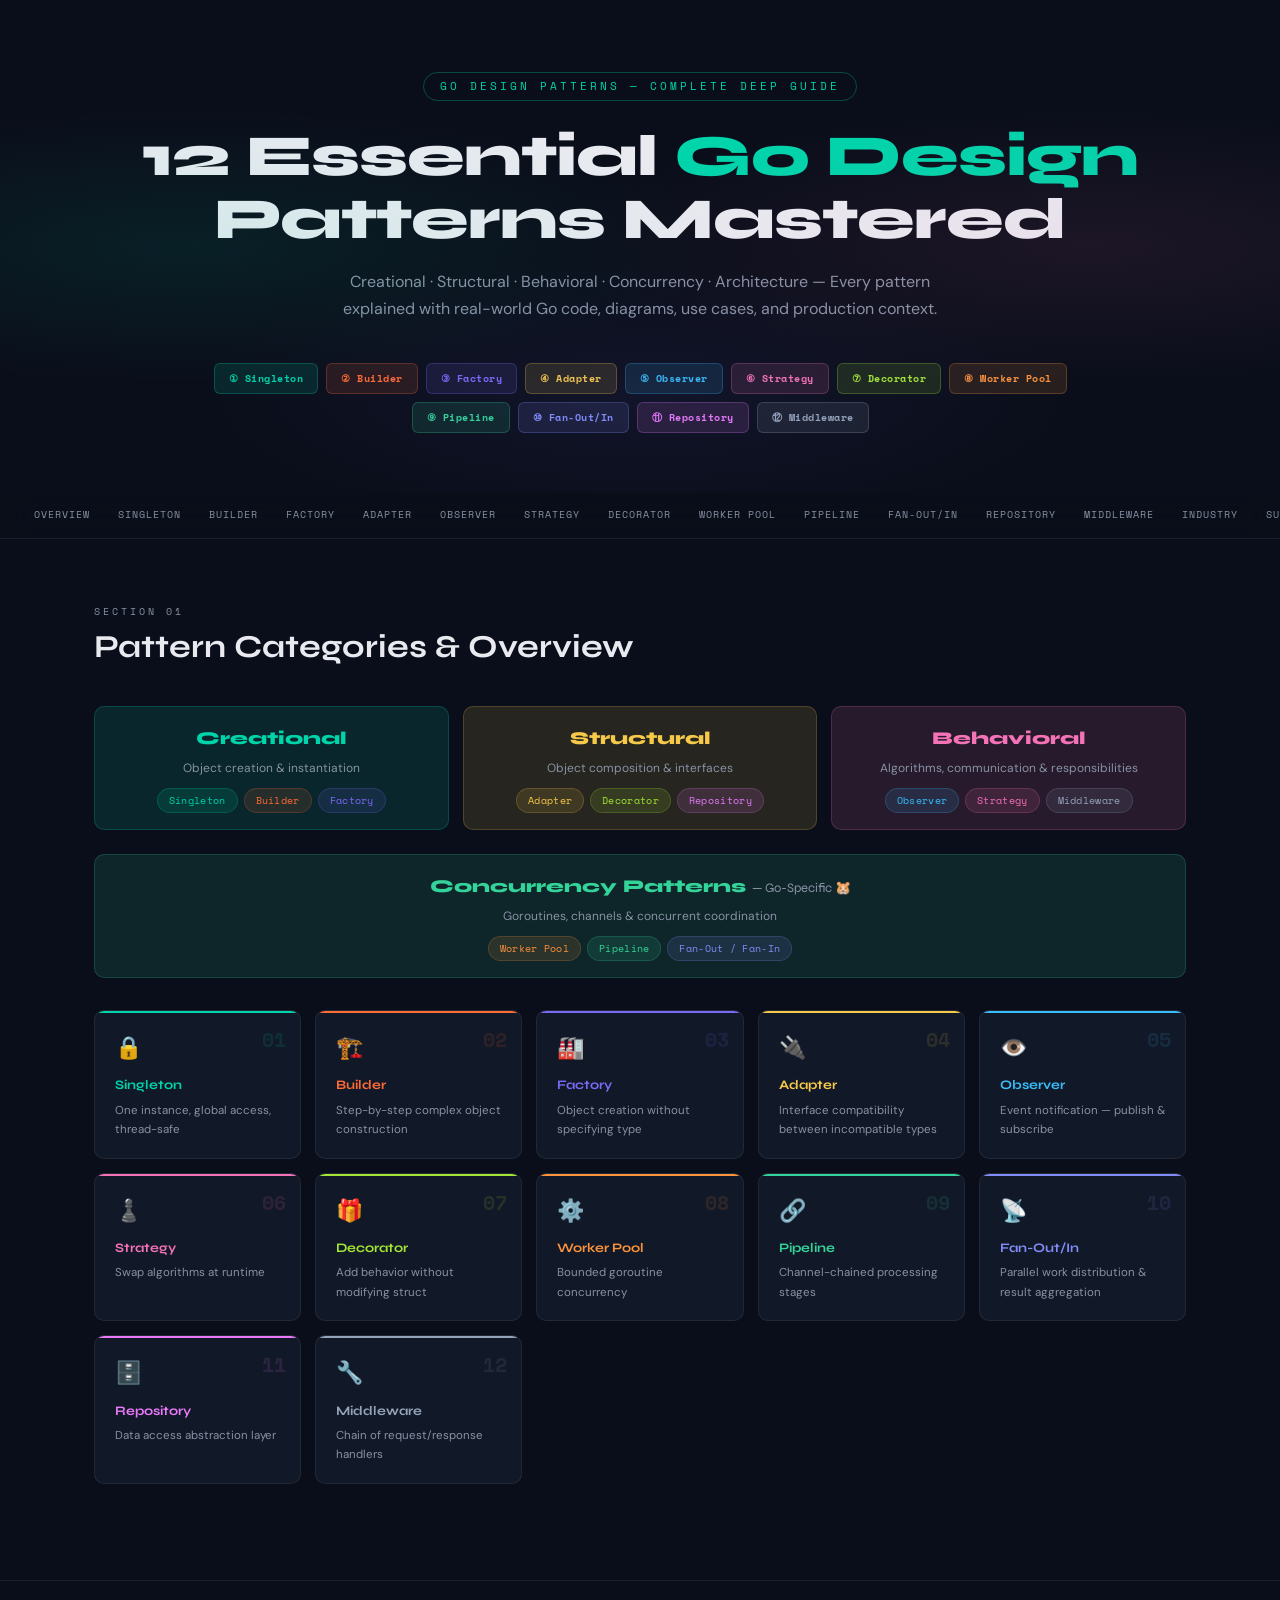
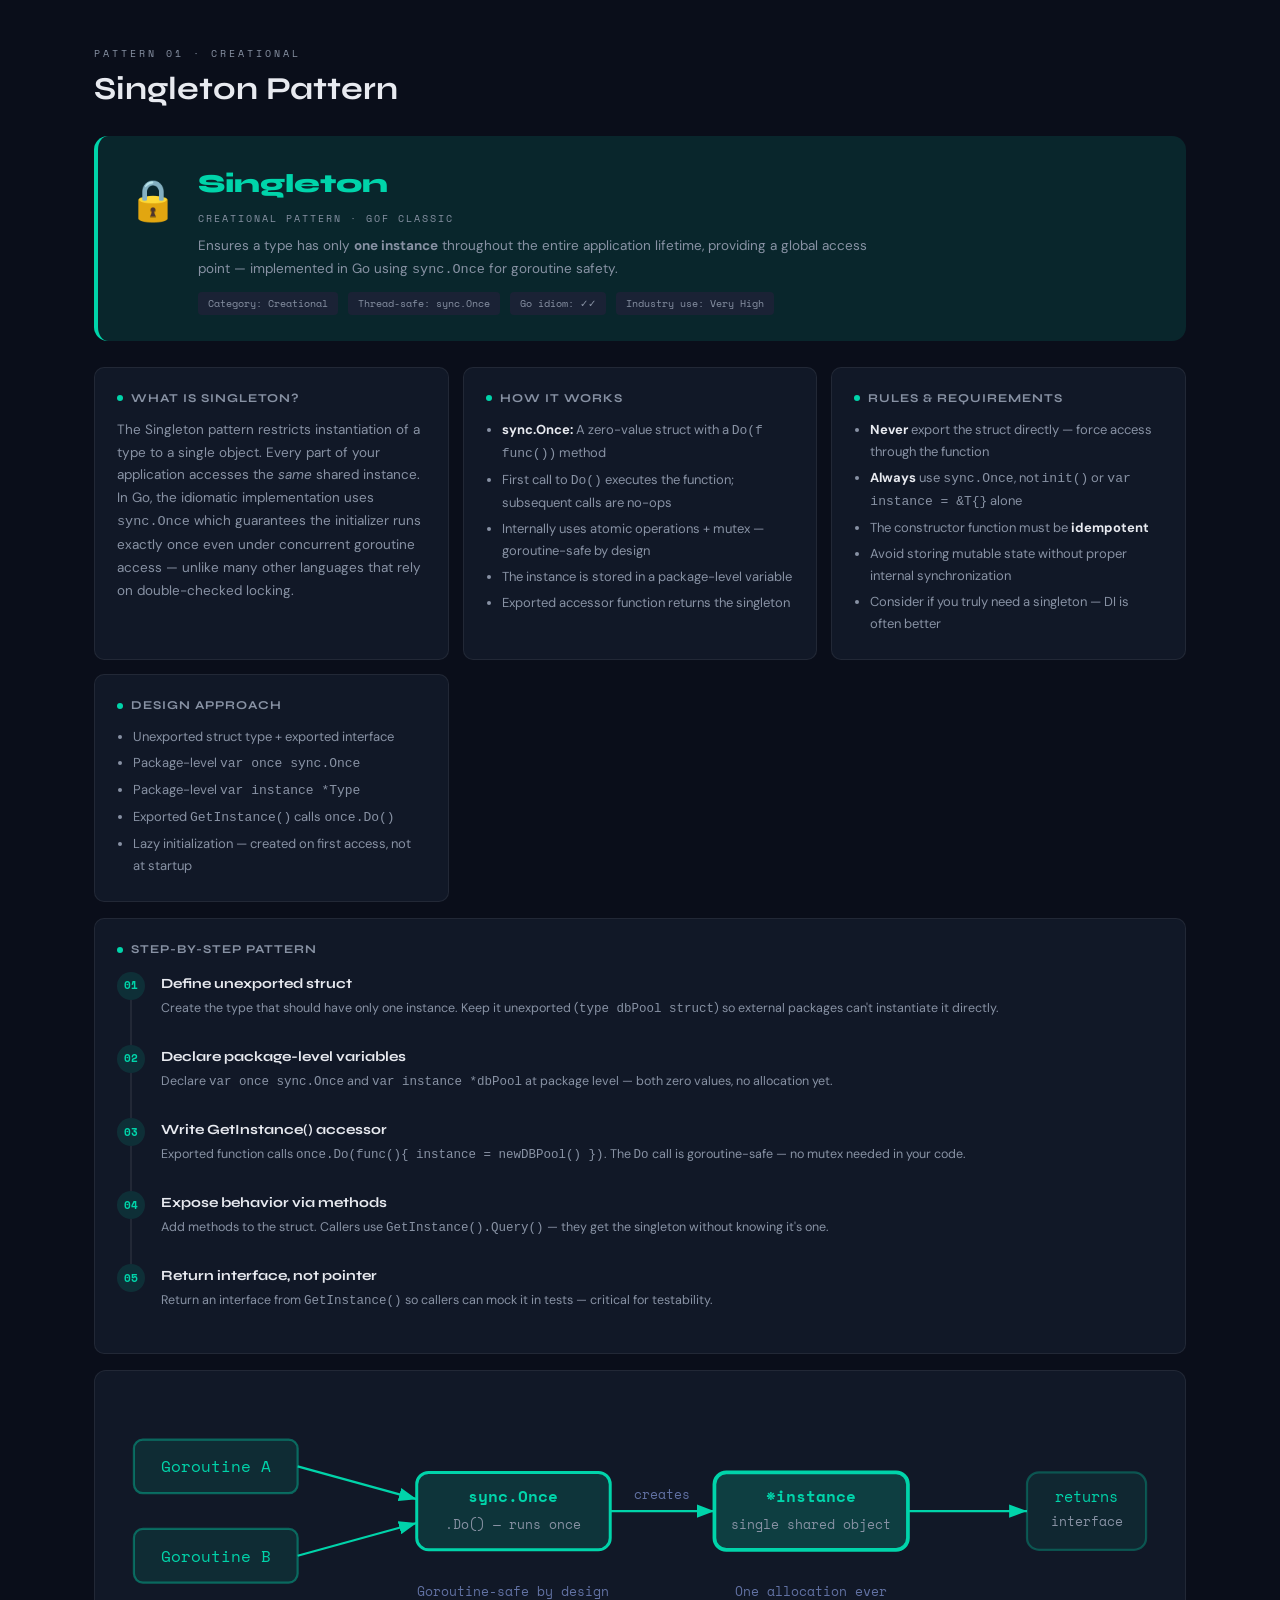
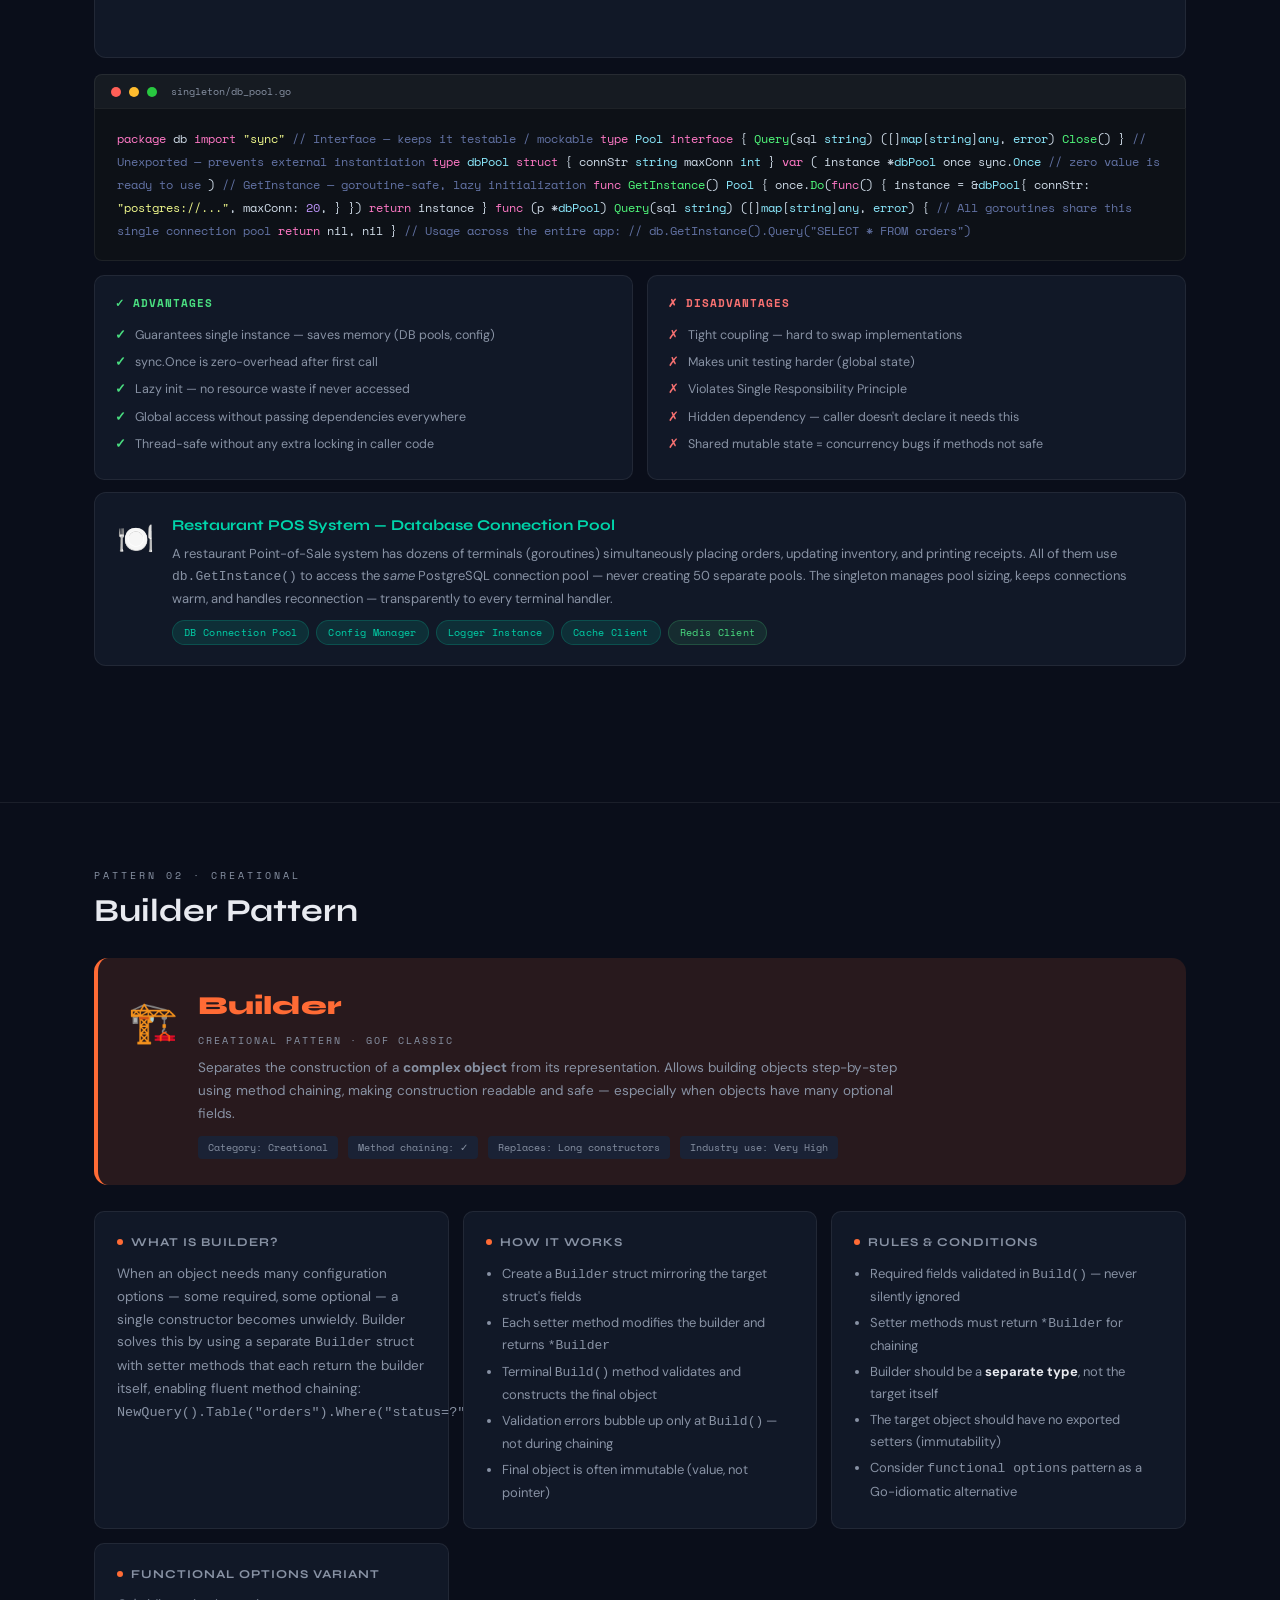
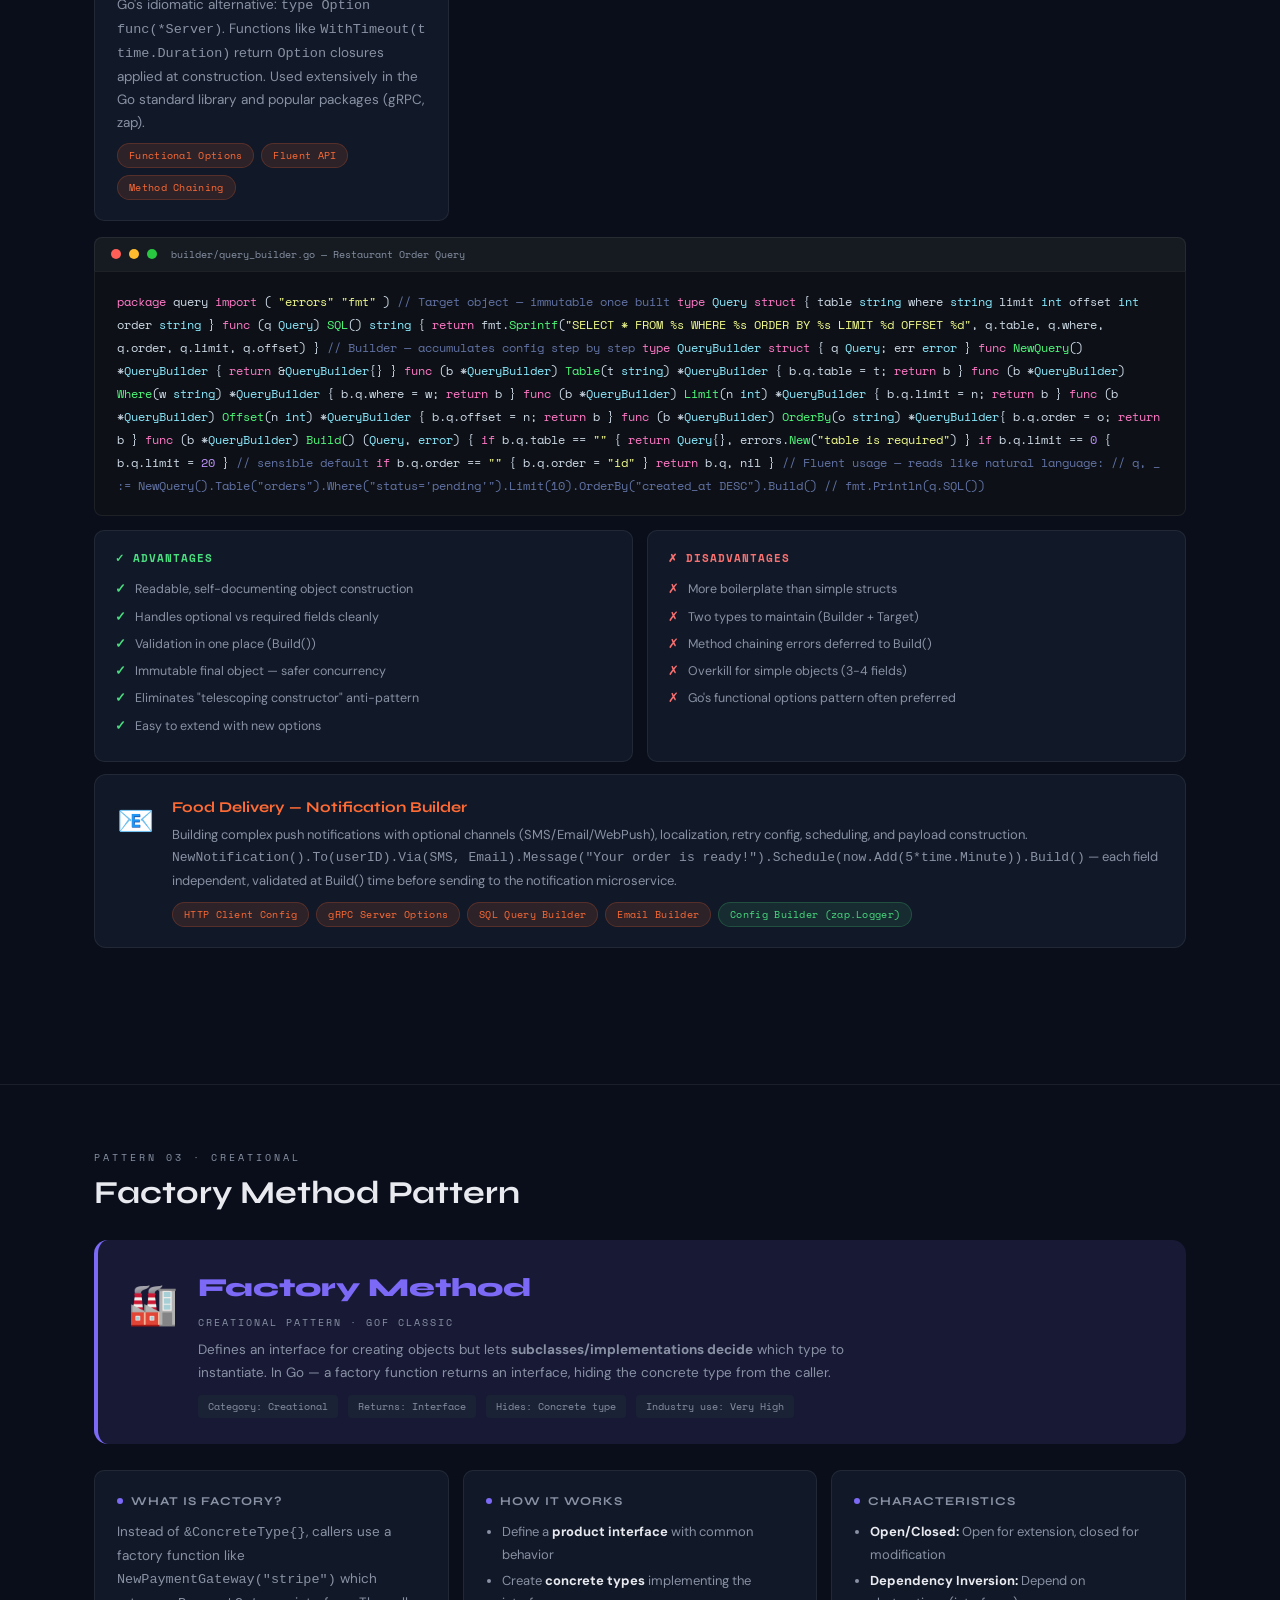
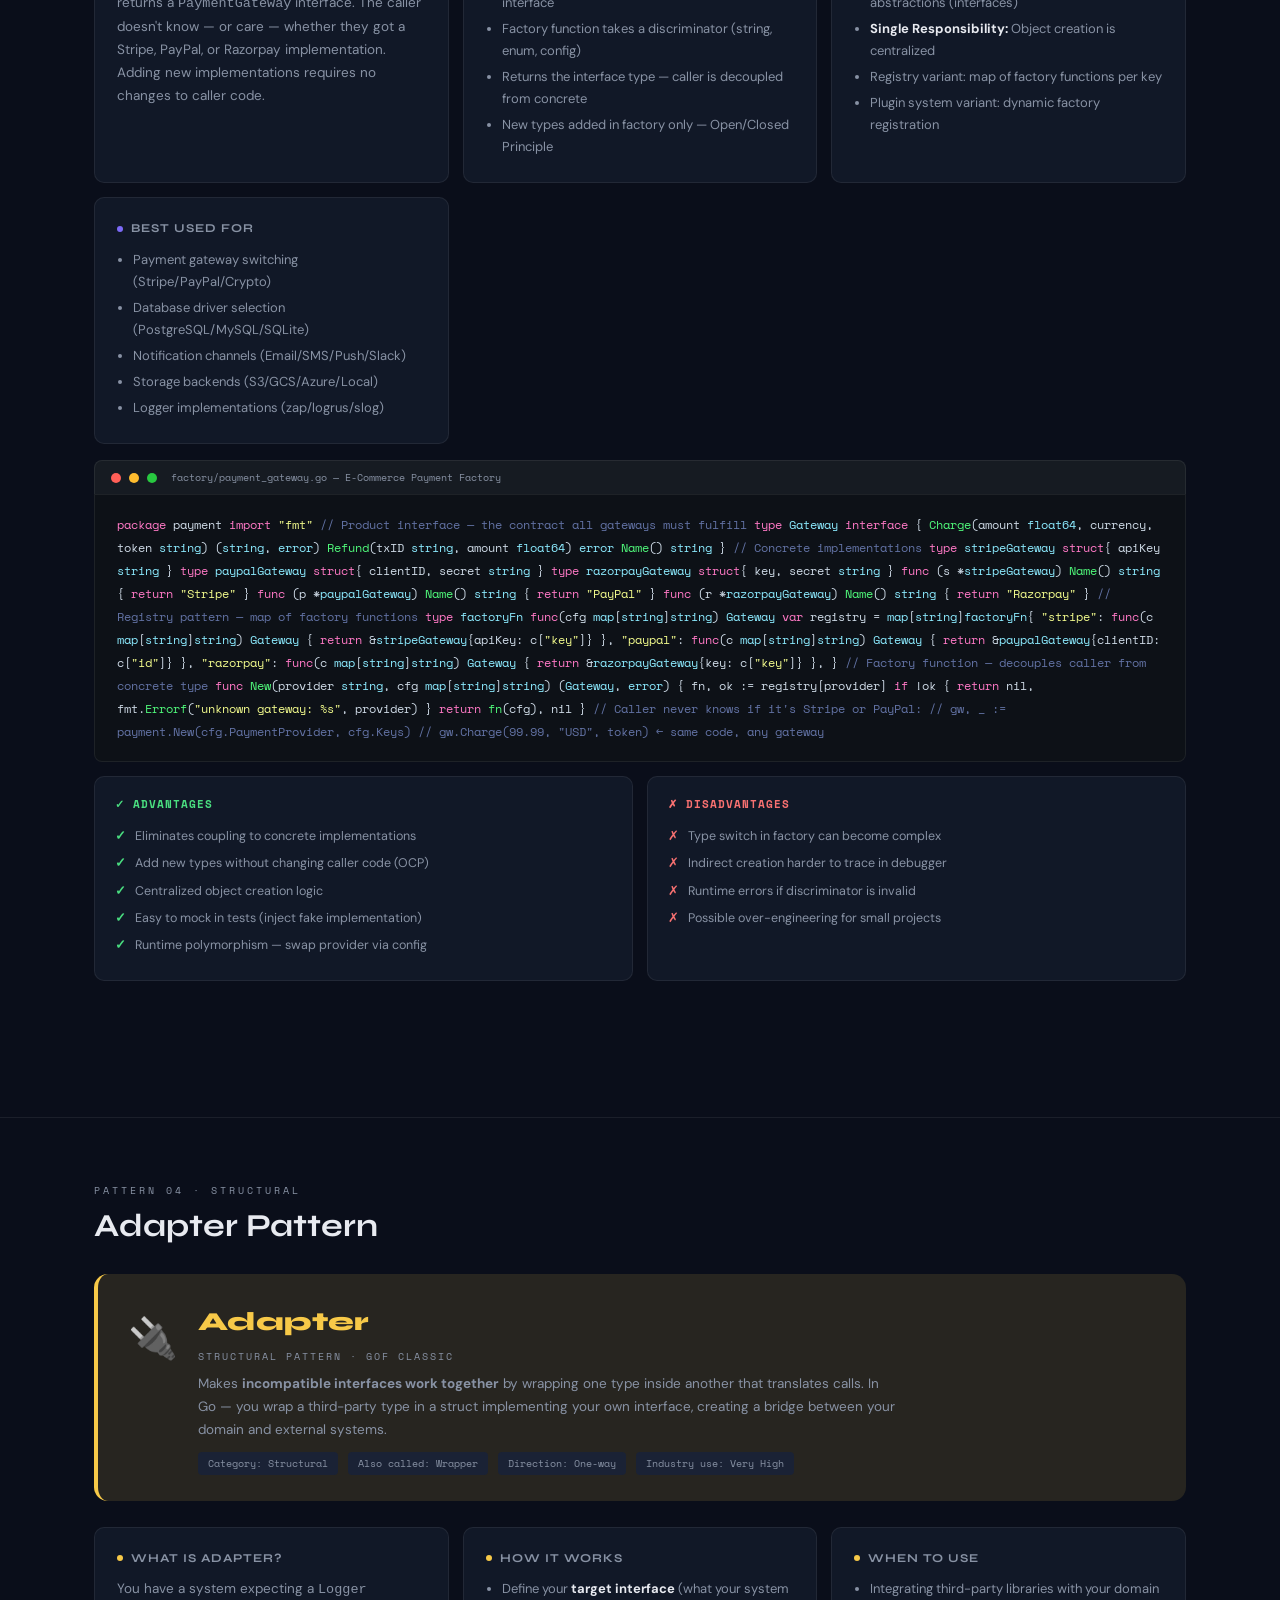
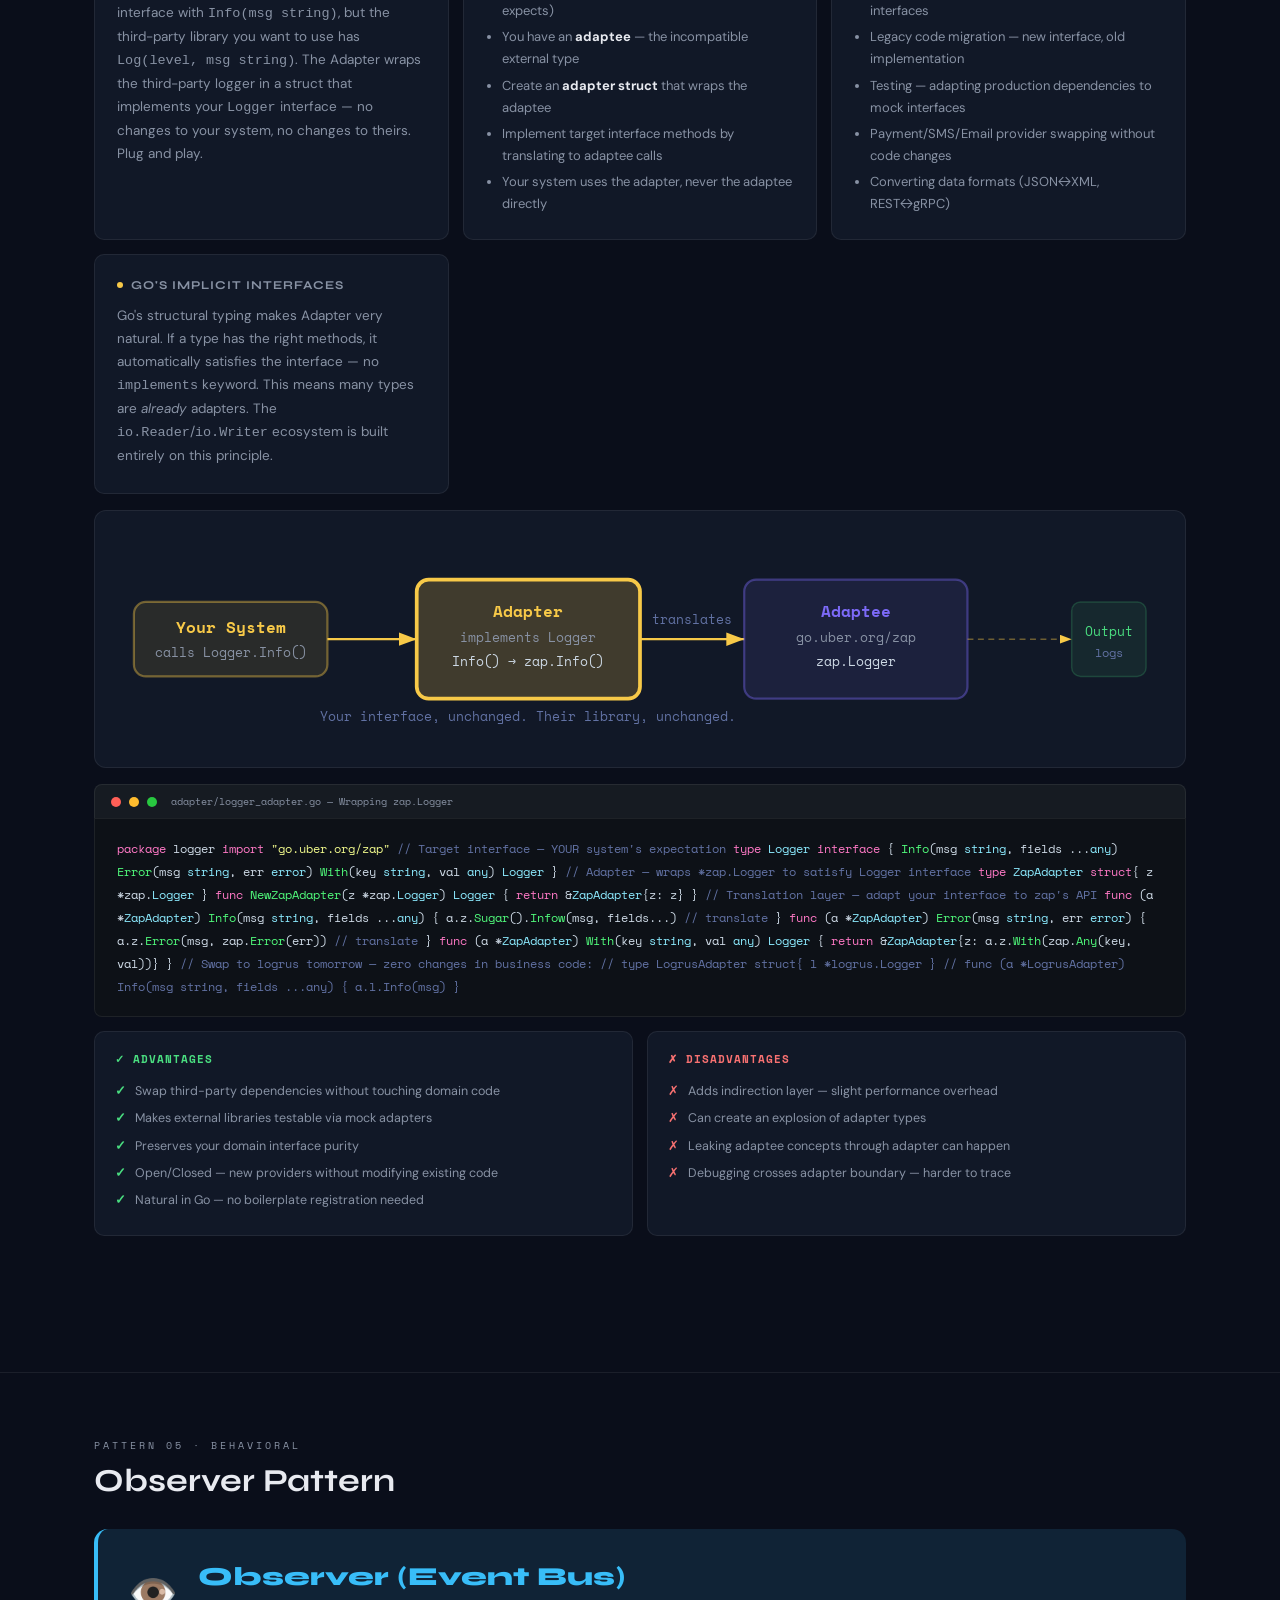
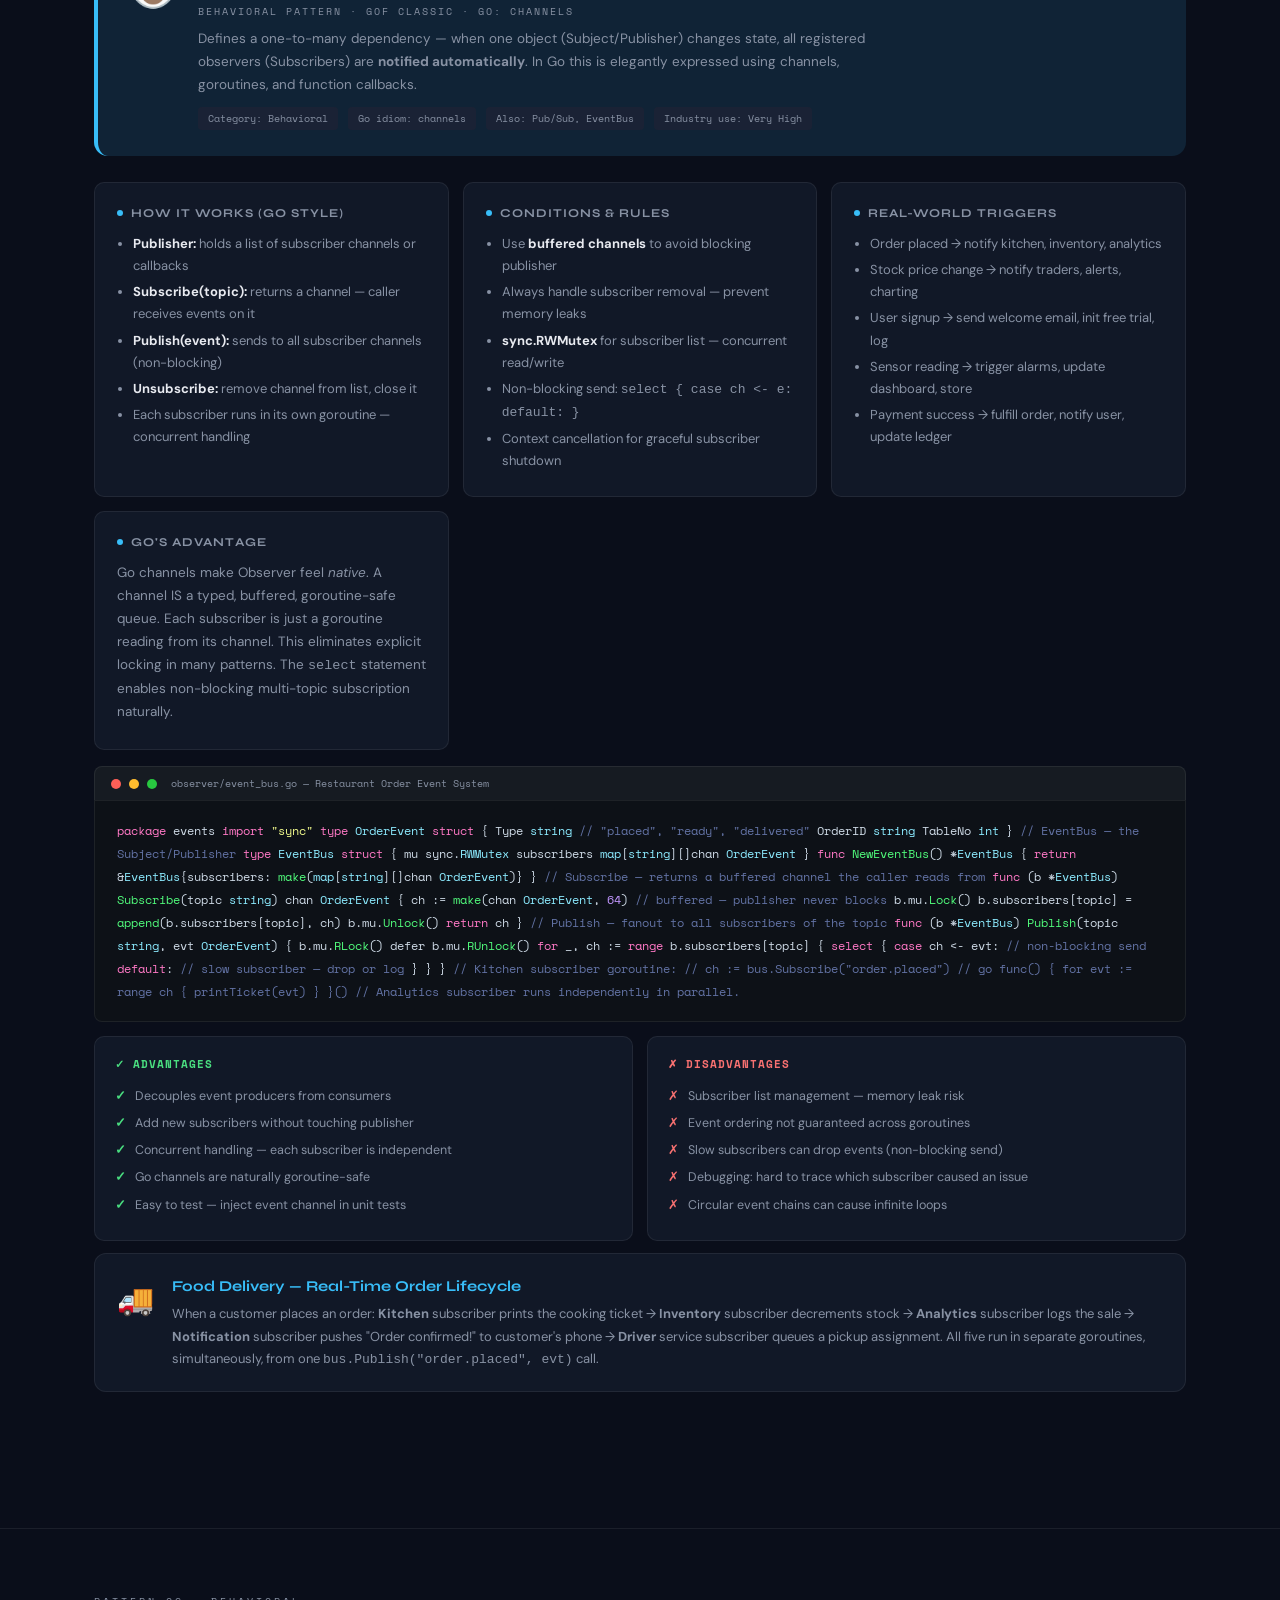
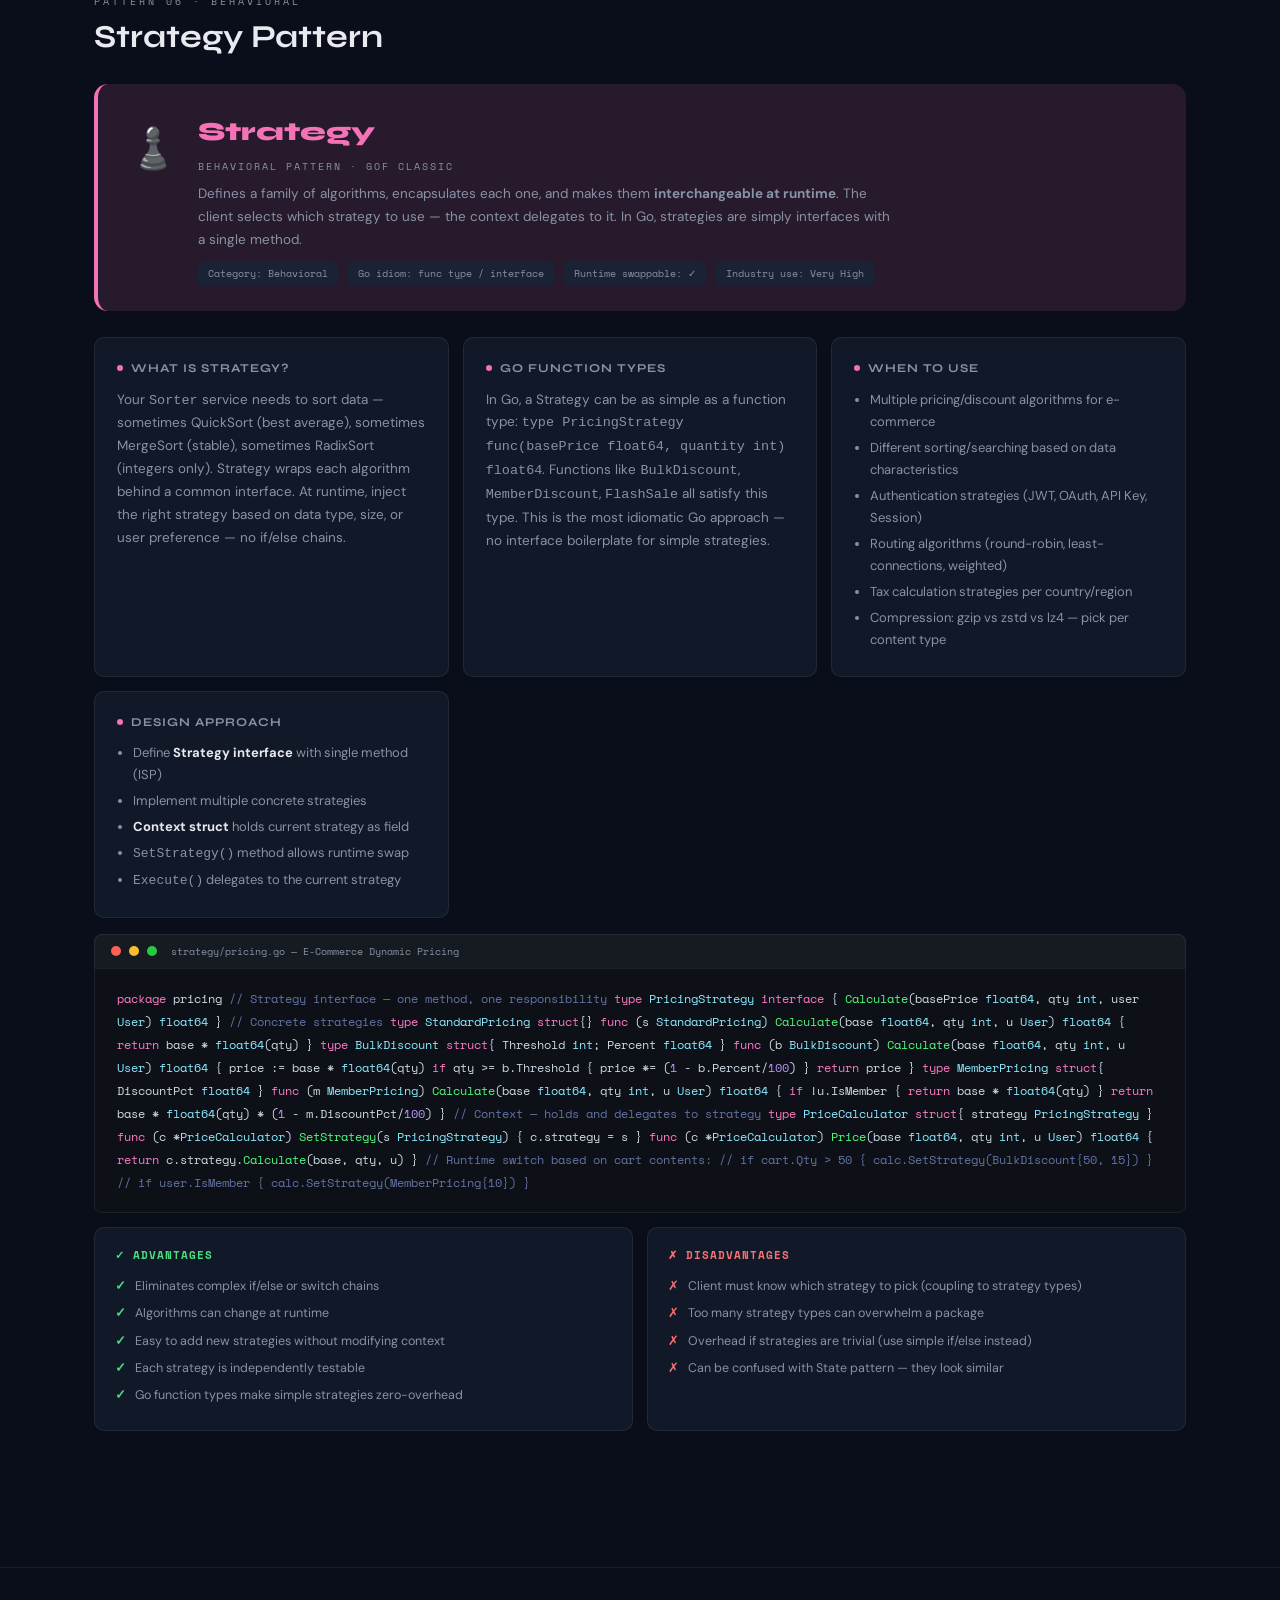
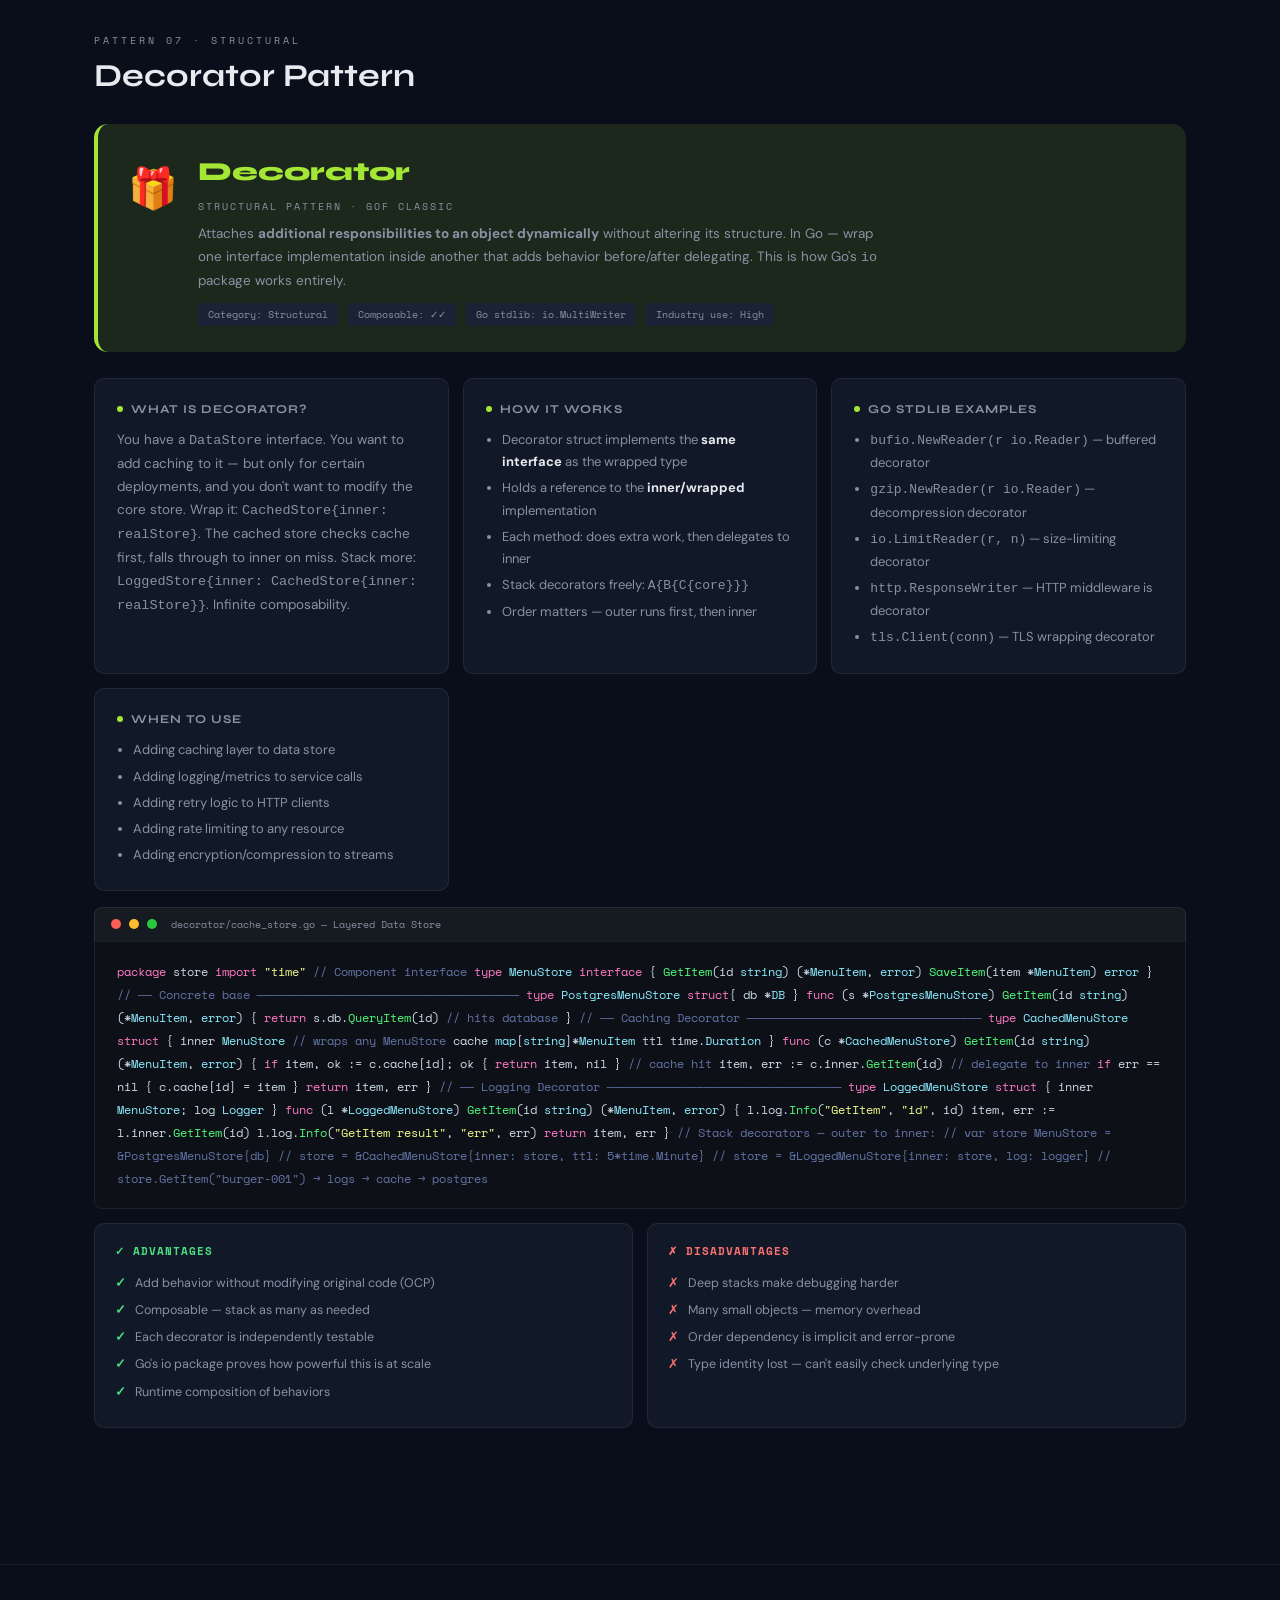
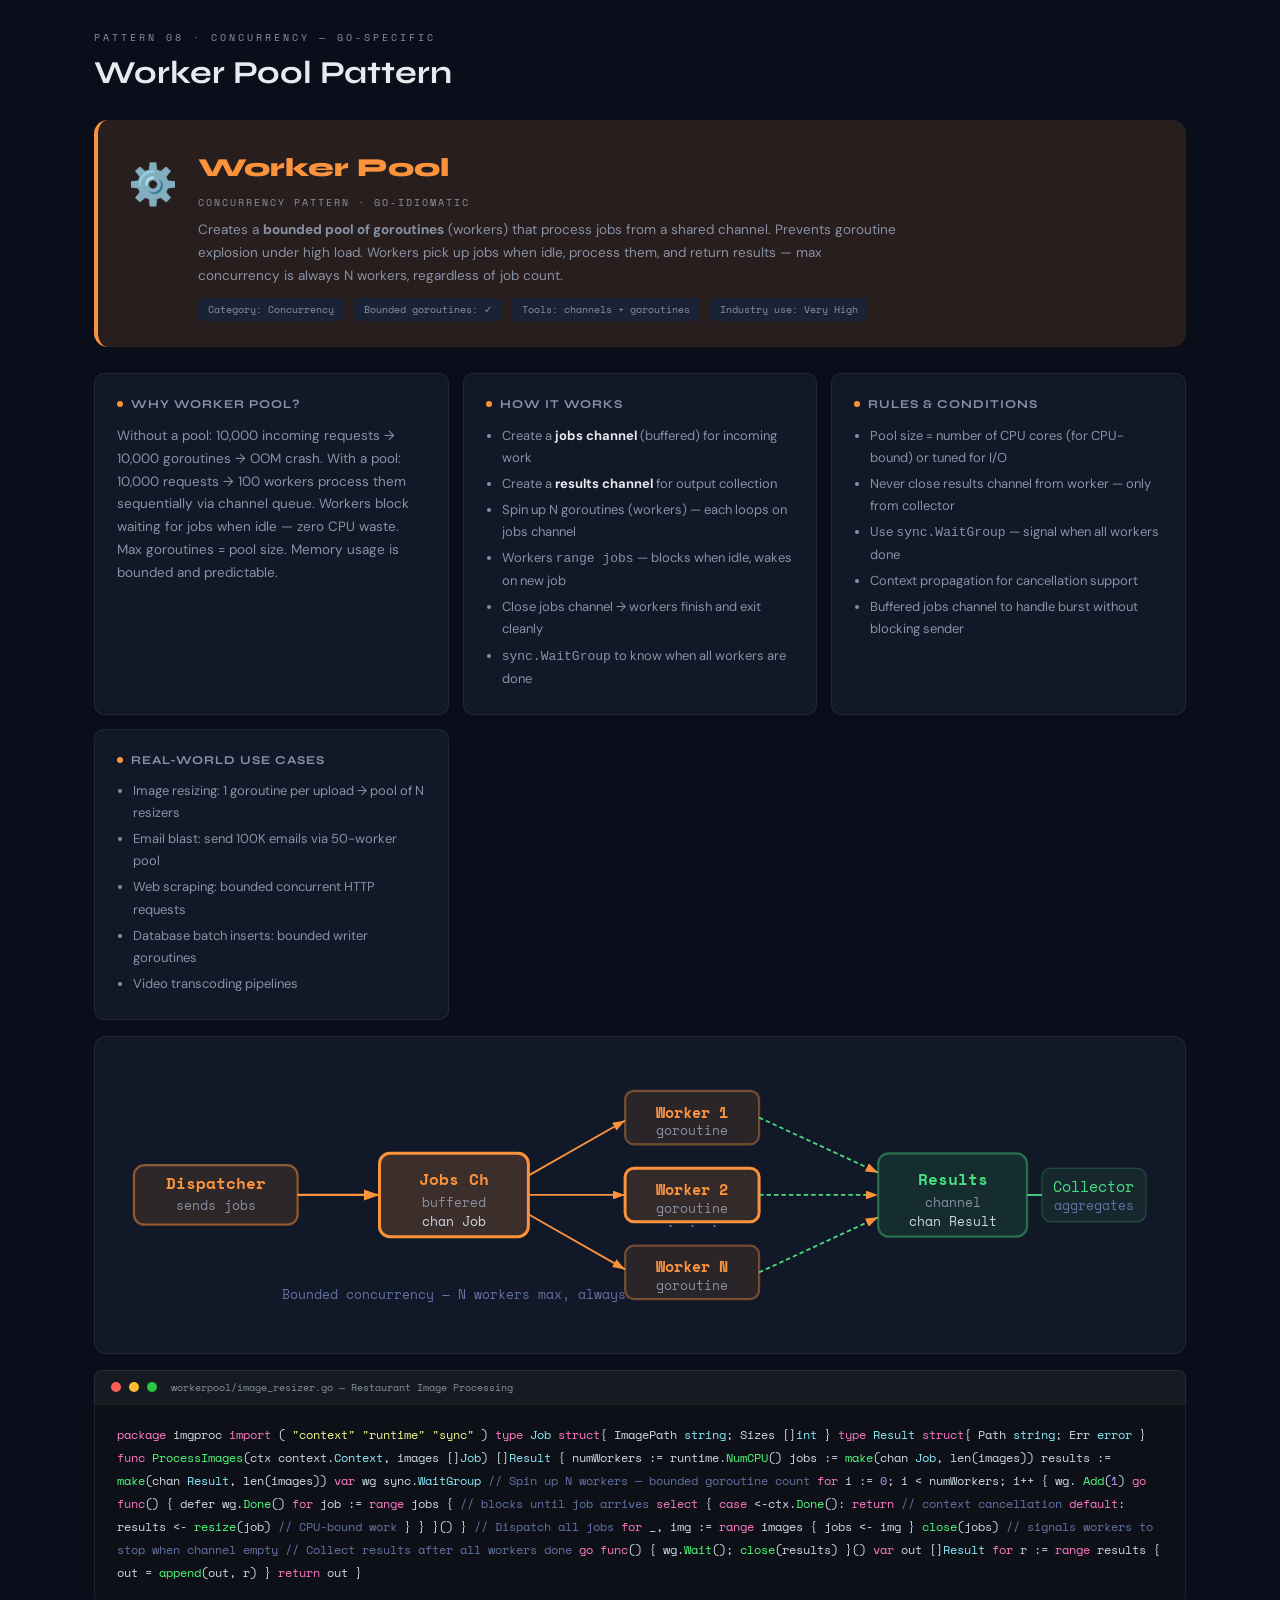
<file: design-pattern.html>
<!DOCTYPE html>
<html lang="en">

<head>
  <meta charset="UTF-8">
  <meta name="viewport" content="width=device-width, initial-scale=1.0">
  <title>Go Design Patterns — Deep Guide</title>
  <link
    href="https://fonts.googleapis.com/css2?family=Space+Mono:wght@400;700&family=Syne:wght@400;600;700;800&family=DM+Sans:wght@300;400;500&display=swap"
    rel="stylesheet">
  <link rel="stylesheet" href="design-pt.css">
</head>

<body>

  <!-- ═══════════════ HERO ═══════════════ -->
  <div class="hero">
    <div class="hero-tag">Go Design Patterns — Complete Deep Guide</div>
    <h1>12 Essential <span>Go Design</span><br>Patterns Mastered</h1>
    <p>Creational · Structural · Behavioral · Concurrency · Architecture — Every pattern explained with real-world Go
      code, diagrams, use cases, and production context.</p>
    <div class="hero-pills">
      <div class="hpill s1">① Singleton</div>
      <div class="hpill s2">② Builder</div>
      <div class="hpill s3">③ Factory</div>
      <div class="hpill s4">④ Adapter</div>
      <div class="hpill s5">⑤ Observer</div>
      <div class="hpill s6">⑥ Strategy</div>
      <div class="hpill s7">⑦ Decorator</div>
      <div class="hpill s8">⑧ Worker Pool</div>
      <div class="hpill s9">⑨ Pipeline</div>
      <div class="hpill s10">⑩ Fan-Out/In</div>
      <div class="hpill s11">⑪ Repository</div>
      <div class="hpill s12">⑫ Middleware</div>
    </div>
  </div>

  <!-- ═══════════════ NAV ═══════════════ -->
  <nav>
    <a href="#overview">Overview</a>
    <a href="#singleton">Singleton</a>
    <a href="#builder">Builder</a>
    <a href="#factory">Factory</a>
    <a href="#adapter">Adapter</a>
    <a href="#observer">Observer</a>
    <a href="#strategy">Strategy</a>
    <a href="#decorator">Decorator</a>
    <a href="#workerpool">Worker Pool</a>
    <a href="#pipeline">Pipeline</a>
    <a href="#fanout">Fan-Out/In</a>
    <a href="#repository">Repository</a>
    <a href="#middleware">Middleware</a>
    <a href="#industry">Industry</a>
    <a href="#summary">Summary</a>
  </nav>

  <!-- ═══════════════ OVERVIEW ═══════════════ -->
  <section id="overview">
    <div class="container">
      <div class="section-label">Section 01</div>
      <div class="section-title">Pattern Categories & Overview</div>

      <div style="display:grid; grid-template-columns: repeat(3,1fr); gap:14px; margin-bottom:24px;">
        <div
          style="background:var(--singleton-dim); border:1px solid rgba(0,212,170,.2); border-radius:10px; padding:16px 18px; text-align:center;">
          <div style="font-family:'Syne',sans-serif; font-size:18px; font-weight:800; color:var(--singleton);">
            Creational</div>
          <div style="font-size:12px; color:var(--muted); margin-top:4px;">Object creation & instantiation</div>
          <div style="margin-top:10px; display:flex; gap:6px; flex-wrap:wrap; justify-content:center;">
            <span class="tag tc-singleton">Singleton</span>
            <span class="tag tc-builder">Builder</span>
            <span class="tag tc-factory">Factory</span>
          </div>
        </div>
        <div
          style="background:var(--adapter-dim); border:1px solid rgba(247,201,72,.2); border-radius:10px; padding:16px 18px; text-align:center;">
          <div style="font-family:'Syne',sans-serif; font-size:18px; font-weight:800; color:var(--adapter);">Structural
          </div>
          <div style="font-size:12px; color:var(--muted); margin-top:4px;">Object composition & interfaces</div>
          <div style="margin-top:10px; display:flex; gap:6px; flex-wrap:wrap; justify-content:center;">
            <span class="tag tc-adapter">Adapter</span>
            <span class="tag tc-decorator">Decorator</span>
            <span class="tag tc-repository">Repository</span>
          </div>
        </div>
        <div
          style="background:var(--strategy-dim); border:1px solid rgba(244,114,182,.2); border-radius:10px; padding:16px 18px; text-align:center;">
          <div style="font-family:'Syne',sans-serif; font-size:18px; font-weight:800; color:var(--strategy);">Behavioral
          </div>
          <div style="font-size:12px; color:var(--muted); margin-top:4px;">Algorithms, communication & responsibilities
          </div>
          <div style="margin-top:10px; display:flex; gap:6px; flex-wrap:wrap; justify-content:center;">
            <span class="tag tc-observer">Observer</span>
            <span class="tag tc-strategy">Strategy</span>
            <span class="tag tc-middleware">Middleware</span>
          </div>
        </div>
      </div>
      <div
        style="background:var(--pipeline-dim); border:1px solid rgba(52,211,153,.2); border-radius:10px; padding:16px 18px; text-align:center; margin-bottom:32px;">
        <div style="font-family:'Syne',sans-serif; font-size:18px; font-weight:800; color:var(--pipeline);">Concurrency
          Patterns <span style="font-size:13px; color:var(--muted); font-weight:400;">— Go-Specific 🐹</span></div>
        <div style="font-size:12px; color:var(--muted); margin-top:4px;">Goroutines, channels & concurrent coordination
        </div>
        <div style="margin-top:10px; display:flex; gap:6px; flex-wrap:wrap; justify-content:center;">
          <span class="tag tc-workerpool">Worker Pool</span>
          <span class="tag tc-pipeline">Pipeline</span>
          <span class="tag tc-fanout">Fan-Out / Fan-In</span>
        </div>
      </div>

      <div class="cat-grid">
        <div class="cat-card cc-singleton"><span class="cat-icon">🔒</span>
          <div class="cat-name">Singleton</div>
          <div class="cat-desc">One instance, global access, thread-safe</div>
          <div class="cat-num">01</div>
        </div>
        <div class="cat-card cc-builder"><span class="cat-icon">🏗️</span>
          <div class="cat-name">Builder</div>
          <div class="cat-desc">Step-by-step complex object construction</div>
          <div class="cat-num">02</div>
        </div>
        <div class="cat-card cc-factory"><span class="cat-icon">🏭</span>
          <div class="cat-name">Factory</div>
          <div class="cat-desc">Object creation without specifying type</div>
          <div class="cat-num">03</div>
        </div>
        <div class="cat-card cc-adapter"><span class="cat-icon">🔌</span>
          <div class="cat-name">Adapter</div>
          <div class="cat-desc">Interface compatibility between incompatible types</div>
          <div class="cat-num">04</div>
        </div>
        <div class="cat-card cc-observer"><span class="cat-icon">👁️</span>
          <div class="cat-name">Observer</div>
          <div class="cat-desc">Event notification — publish &amp; subscribe</div>
          <div class="cat-num">05</div>
        </div>
        <div class="cat-card cc-strategy"><span class="cat-icon">♟️</span>
          <div class="cat-name">Strategy</div>
          <div class="cat-desc">Swap algorithms at runtime</div>
          <div class="cat-num">06</div>
        </div>
        <div class="cat-card cc-decorator"><span class="cat-icon">🎁</span>
          <div class="cat-name">Decorator</div>
          <div class="cat-desc">Add behavior without modifying struct</div>
          <div class="cat-num">07</div>
        </div>
        <div class="cat-card cc-workerpool"><span class="cat-icon">⚙️</span>
          <div class="cat-name">Worker Pool</div>
          <div class="cat-desc">Bounded goroutine concurrency</div>
          <div class="cat-num">08</div>
        </div>
        <div class="cat-card cc-pipeline"><span class="cat-icon">🔗</span>
          <div class="cat-name">Pipeline</div>
          <div class="cat-desc">Channel-chained processing stages</div>
          <div class="cat-num">09</div>
        </div>
        <div class="cat-card cc-fanout"><span class="cat-icon">📡</span>
          <div class="cat-name">Fan-Out/In</div>
          <div class="cat-desc">Parallel work distribution &amp; result aggregation</div>
          <div class="cat-num">10</div>
        </div>
        <div class="cat-card cc-repository"><span class="cat-icon">🗄️</span>
          <div class="cat-name">Repository</div>
          <div class="cat-desc">Data access abstraction layer</div>
          <div class="cat-num">11</div>
        </div>
        <div class="cat-card cc-middleware"><span class="cat-icon">🔧</span>
          <div class="cat-name">Middleware</div>
          <div class="cat-desc">Chain of request/response handlers</div>
          <div class="cat-num">12</div>
        </div>
      </div>
    </div>
  </section>

  <!-- ═══════════════ SINGLETON ═══════════════ -->
  <section id="singleton">
    <div class="container">
      <div class="section-label">Pattern 01 · Creational</div>
      <div class="section-title" style="margin-bottom:0">Singleton Pattern</div>

      <div class="pattern-block" style="margin-top:28px">
        <div class="pattern-header ph-singleton">
          <div class="pattern-icon-lg">🔒</div>
          <div>
            <div class="pattern-name c-singleton">Singleton</div>
            <div class="pattern-category">Creational Pattern · GoF Classic</div>
            <div class="pattern-tagline">Ensures a type has only <strong>one instance</strong> throughout the entire
              application lifetime, providing a global access point — implemented in Go using <code>sync.Once</code> for
              goroutine safety.</div>
            <div class="stat-row">
              <span class="stat">Category: Creational</span>
              <span class="stat">Thread-safe: sync.Once</span>
              <span class="stat">Go idiom: ✓✓</span>
              <span class="stat">Industry use: Very High</span>
            </div>
          </div>
        </div>

        <div class="info-grid">
          <div class="info-block">
            <h4><span class="dot" style="background:var(--singleton)"></span> What is Singleton?</h4>
            <p>The Singleton pattern restricts instantiation of a type to a single object. Every part of your
              application accesses the <em>same</em> shared instance. In Go, the idiomatic implementation uses
              <code>sync.Once</code> which guarantees the initializer runs exactly once even under concurrent goroutine
              access — unlike many other languages that rely on double-checked locking.
            </p>
          </div>
          <div class="info-block">
            <h4><span class="dot" style="background:var(--singleton)"></span> How It Works</h4>
            <ul>
              <li><strong>sync.Once:</strong> A zero-value struct with a <code>Do(f func())</code> method</li>
              <li>First call to <code>Do()</code> executes the function; subsequent calls are no-ops</li>
              <li>Internally uses atomic operations + mutex — goroutine-safe by design</li>
              <li>The instance is stored in a package-level variable</li>
              <li>Exported accessor function returns the singleton</li>
            </ul>
          </div>
          <div class="info-block">
            <h4><span class="dot" style="background:var(--singleton)"></span> Rules & Requirements</h4>
            <ul>
              <li><strong>Never</strong> export the struct directly — force access through the function</li>
              <li><strong>Always</strong> use <code>sync.Once</code>, not <code>init()</code> or
                <code>var instance = &amp;T{}</code> alone
              </li>
              <li>The constructor function must be <strong>idempotent</strong></li>
              <li>Avoid storing mutable state without proper internal synchronization</li>
              <li>Consider if you truly need a singleton — DI is often better</li>
            </ul>
          </div>
          <div class="info-block">
            <h4><span class="dot" style="background:var(--singleton)"></span> Design Approach</h4>
            <ul>
              <li>Unexported struct type + exported interface</li>
              <li>Package-level <code>var once sync.Once</code></li>
              <li>Package-level <code>var instance *Type</code></li>
              <li>Exported <code>GetInstance()</code> calls <code>once.Do()</code></li>
              <li>Lazy initialization — created on first access, not at startup</li>
            </ul>
          </div>
        </div>

        <!-- STEPS -->
        <div class="info-block" style="margin-bottom:14px">
          <h4><span class="dot" style="background:var(--singleton)"></span> Step-by-Step Pattern</h4>
          <div class="steps" style="margin-top:12px">
            <div class="step">
              <div class="step-num" style="background:var(--singleton-dim); color:var(--singleton);">01</div>
              <div class="step-body">
                <h5>Define unexported struct</h5>
                <p>Create the type that should have only one instance. Keep it unexported
                  (<code>type dbPool struct</code>) so external packages can't instantiate it directly.</p>
              </div>
            </div>
            <div class="step">
              <div class="step-num" style="background:var(--singleton-dim); color:var(--singleton);">02</div>
              <div class="step-body">
                <h5>Declare package-level variables</h5>
                <p>Declare <code>var once sync.Once</code> and <code>var instance *dbPool</code> at package level — both
                  zero values, no allocation yet.</p>
              </div>
            </div>
            <div class="step">
              <div class="step-num" style="background:var(--singleton-dim); color:var(--singleton);">03</div>
              <div class="step-body">
                <h5>Write GetInstance() accessor</h5>
                <p>Exported function calls <code>once.Do(func(){ instance = newDBPool() })</code>. The <code>Do</code>
                  call is goroutine-safe — no mutex needed in your code.</p>
              </div>
            </div>
            <div class="step">
              <div class="step-num" style="background:var(--singleton-dim); color:var(--singleton);">04</div>
              <div class="step-body">
                <h5>Expose behavior via methods</h5>
                <p>Add methods to the struct. Callers use <code>GetInstance().Query()</code> — they get the singleton
                  without knowing it's one.</p>
              </div>
            </div>
            <div class="step">
              <div class="step-num" style="background:var(--singleton-dim); color:var(--singleton);">05</div>
              <div class="step-body">
                <h5>Return interface, not pointer</h5>
                <p>Return an interface from <code>GetInstance()</code> so callers can mock it in tests — critical for
                  testability.</p>
              </div>
            </div>
          </div>
        </div>

        <!-- DIAGRAM -->
        <div class="diagram-wrap">
          <svg viewBox="0 0 700 160" xmlns="http://www.w3.org/2000/svg" style="font-family:'Space Mono',monospace">
            <defs>
              <marker id="arr-s" markerWidth="8" markerHeight="6" refX="8" refY="3" orient="auto">
                <polygon points="0 0, 8 3, 0 6" fill="#00d4aa" />
              </marker>
            </defs>
            <!-- Callers -->
            <rect x="10" y="30" width="110" height="36" rx="6" fill="rgba(0,212,170,0.1)" stroke="rgba(0,212,170,0.4)"
              stroke-width="1.5" />
            <text x="65" y="52" text-anchor="middle" fill="#00d4aa" font-size="11">Goroutine A</text>
            <rect x="10" y="90" width="110" height="36" rx="6" fill="rgba(0,212,170,0.1)" stroke="rgba(0,212,170,0.4)"
              stroke-width="1.5" />
            <text x="65" y="112" text-anchor="middle" fill="#00d4aa" font-size="11">Goroutine B</text>
            <!-- Arrows to Once -->
            <line x1="120" y1="48" x2="200" y2="70" stroke="#00d4aa" stroke-width="1.5" marker-end="url(#arr-s)" />
            <line x1="120" y1="108" x2="200" y2="86" stroke="#00d4aa" stroke-width="1.5" marker-end="url(#arr-s)" />
            <!-- sync.Once box -->
            <rect x="200" y="52" width="130" height="52" rx="8" fill="rgba(0,212,170,0.15)" stroke="#00d4aa"
              stroke-width="2" />
            <text x="265" y="72" text-anchor="middle" fill="#00d4aa" font-size="11" font-weight="bold">sync.Once</text>
            <text x="265" y="90" text-anchor="middle" fill="#8892a4" font-size="9">.Do() — runs once</text>
            <!-- Arrow to instance -->
            <line x1="330" y1="78" x2="400" y2="78" stroke="#00d4aa" stroke-width="1.5" marker-end="url(#arr-s)" />
            <text x="365" y="70" text-anchor="middle" fill="#6272a4" font-size="9">creates</text>
            <!-- Instance box -->
            <rect x="400" y="52" width="130" height="52" rx="8" fill="rgba(0,212,170,0.2)" stroke="#00d4aa"
              stroke-width="2.5" />
            <text x="465" y="72" text-anchor="middle" fill="#00d4aa" font-size="11" font-weight="bold">*instance</text>
            <text x="465" y="90" text-anchor="middle" fill="#8892a4" font-size="9">single shared object</text>
            <!-- Arrow to return -->
            <line x1="530" y1="78" x2="610" y2="78" stroke="#00d4aa" stroke-width="1.5" marker-end="url(#arr-s)" />
            <!-- Return box -->
            <rect x="610" y="52" width="80" height="52" rx="8" fill="rgba(0,212,170,0.08)" stroke="rgba(0,212,170,0.3)"
              stroke-width="1.5" />
            <text x="650" y="72" text-anchor="middle" fill="#00d4aa" font-size="10">returns</text>
            <text x="650" y="88" text-anchor="middle" fill="#8892a4" font-size="9">interface</text>
            <!-- Labels -->
            <text x="265" y="135" text-anchor="middle" fill="#6272a4" font-size="9">Goroutine-safe by design</text>
            <text x="465" y="135" text-anchor="middle" fill="#6272a4" font-size="9">One allocation ever</text>
          </svg>
        </div>

        <!-- CODE -->
        <div class="code-bar">
          <div class="dot-r"></div>
          <div class="dot-y"></div>
          <div class="dot-g"></div><span class="cb-label">singleton/db_pool.go</span>
        </div>
        <div class="code-block"><span class="kw">package</span> db

          <span class="kw">import</span> <span class="str">"sync"</span>

          <span class="cmt">// Interface — keeps it testable / mockable</span>
          <span class="kw">type</span> <span class="pkg">Pool</span> <span class="kw">interface</span> {
          <span class="fn">Query</span>(sql <span class="pkg">string</span>) ([]<span class="pkg">map</span>[<span
            class="pkg">string</span>]<span class="pkg">any</span>, <span class="pkg">error</span>)
          <span class="fn">Close</span>()
          }

          <span class="cmt">// Unexported — prevents external instantiation</span>
          <span class="kw">type</span> <span class="pkg">dbPool</span> <span class="kw">struct</span> {
          connStr <span class="pkg">string</span>
          maxConn <span class="pkg">int</span>
          }

          <span class="kw">var</span> (
          instance *<span class="pkg">dbPool</span>
          once sync.<span class="pkg">Once</span> <span class="cmt">// zero value is ready to use</span>
          )

          <span class="cmt">// GetInstance — goroutine-safe, lazy initialization</span>
          <span class="kw">func</span> <span class="fn">GetInstance</span>() <span class="pkg">Pool</span> {
          once.<span class="fn">Do</span>(<span class="kw">func</span>() {
          instance = &<span class="pkg">dbPool</span>{
          connStr: <span class="str">"postgres://..."</span>,
          maxConn: <span class="num">20</span>,
          }
          })
          <span class="kw">return</span> instance
          }

          <span class="kw">func</span> (p *<span class="pkg">dbPool</span>) <span class="fn">Query</span>(sql <span
            class="pkg">string</span>) ([]<span class="pkg">map</span>[<span class="pkg">string</span>]<span
            class="pkg">any</span>, <span class="pkg">error</span>) {
          <span class="cmt">// All goroutines share this single connection pool</span>
          <span class="kw">return</span> nil, nil
          }

          <span class="cmt">// Usage across the entire app:</span>
          <span class="cmt">// db.GetInstance().Query("SELECT * FROM orders")</span>
        </div>

        <div class="pro-con-grid">
          <div class="pro-list">
            <h4>✓ ADVANTAGES</h4>
            <ul>
              <li>Guarantees single instance — saves memory (DB pools, config)</li>
              <li>sync.Once is zero-overhead after first call</li>
              <li>Lazy init — no resource waste if never accessed</li>
              <li>Global access without passing dependencies everywhere</li>
              <li>Thread-safe without any extra locking in caller code</li>
            </ul>
          </div>
          <div class="con-list">
            <h4>✗ DISADVANTAGES</h4>
            <ul>
              <li>Tight coupling — hard to swap implementations</li>
              <li>Makes unit testing harder (global state)</li>
              <li>Violates Single Responsibility Principle</li>
              <li>Hidden dependency — caller doesn't declare it needs this</li>
              <li>Shared mutable state = concurrency bugs if methods not safe</li>
            </ul>
          </div>
        </div>
        <div class="example-card">
          <div class="example-icon">🍽️</div>
          <div>
            <div class="example-title" style="color:var(--singleton)">Restaurant POS System — Database Connection Pool
            </div>
            <div class="example-desc">A restaurant Point-of-Sale system has dozens of terminals (goroutines)
              simultaneously placing orders, updating inventory, and printing receipts. All of them use
              <code>db.GetInstance()</code> to access the <em>same</em> PostgreSQL connection pool — never creating 50
              separate pools. The singleton manages pool sizing, keeps connections warm, and handles reconnection —
              transparently to every terminal handler.
            </div>
            <div class="tags" style="margin-top:10px">
              <span class="tag tc-singleton">DB Connection Pool</span>
              <span class="tag tc-singleton">Config Manager</span>
              <span class="tag tc-singleton">Logger Instance</span>
              <span class="tag tc-singleton">Cache Client</span>
              <span class="tag green">Redis Client</span>
            </div>
          </div>
        </div>
      </div>
    </div>
  </section>

  <!-- ═══════════════ BUILDER ═══════════════ -->
  <section id="builder">
    <div class="container">
      <div class="section-label">Pattern 02 · Creational</div>
      <div class="section-title" style="margin-bottom:0">Builder Pattern</div>
      <div class="pattern-block" style="margin-top:28px">
        <div class="pattern-header ph-builder">
          <div class="pattern-icon-lg">🏗️</div>
          <div>
            <div class="pattern-name c-builder">Builder</div>
            <div class="pattern-category">Creational Pattern · GoF Classic</div>
            <div class="pattern-tagline">Separates the construction of a <strong>complex object</strong> from its
              representation. Allows building objects step-by-step using method chaining, making construction readable
              and safe — especially when objects have many optional fields.</div>
            <div class="stat-row">
              <span class="stat">Category: Creational</span>
              <span class="stat">Method chaining: ✓</span>
              <span class="stat">Replaces: Long constructors</span>
              <span class="stat">Industry use: Very High</span>
            </div>
          </div>
        </div>

        <div class="info-grid">
          <div class="info-block">
            <h4><span class="dot" style="background:var(--builder)"></span> What is Builder?</h4>
            <p>When an object needs many configuration options — some required, some optional — a single constructor
              becomes unwieldy. Builder solves this by using a separate <code>Builder</code> struct with setter methods
              that each return the builder itself, enabling fluent method chaining:
              <code>NewQuery().Table("orders").Where("status=?","pending").Limit(10).Build()</code>.
            </p>
          </div>
          <div class="info-block">
            <h4><span class="dot" style="background:var(--builder)"></span> How It Works</h4>
            <ul>
              <li>Create a <code>Builder</code> struct mirroring the target struct's fields</li>
              <li>Each setter method modifies the builder and returns <code>*Builder</code></li>
              <li>Terminal <code>Build()</code> method validates and constructs the final object</li>
              <li>Validation errors bubble up only at <code>Build()</code> — not during chaining</li>
              <li>Final object is often immutable (value, not pointer)</li>
            </ul>
          </div>
          <div class="info-block">
            <h4><span class="dot" style="background:var(--builder)"></span> Rules & Conditions</h4>
            <ul>
              <li>Required fields validated in <code>Build()</code> — never silently ignored</li>
              <li>Setter methods must return <code>*Builder</code> for chaining</li>
              <li>Builder should be a <strong>separate type</strong>, not the target itself</li>
              <li>The target object should have no exported setters (immutability)</li>
              <li>Consider <code>functional options</code> pattern as a Go-idiomatic alternative</li>
            </ul>
          </div>
          <div class="info-block">
            <h4><span class="dot" style="background:var(--builder)"></span> Functional Options Variant</h4>
            <p>Go's idiomatic alternative: <code>type Option func(*Server)</code>. Functions like
              <code>WithTimeout(t time.Duration)</code> return <code>Option</code> closures applied at construction.
              Used extensively in the Go standard library and popular packages (gRPC, zap).
            </p>
            <div class="tags" style="margin-top:8px">
              <span class="tag tc-builder">Functional Options</span>
              <span class="tag tc-builder">Fluent API</span>
              <span class="tag tc-builder">Method Chaining</span>
            </div>
          </div>
        </div>

        <div class="code-bar">
          <div class="dot-r"></div>
          <div class="dot-y"></div>
          <div class="dot-g"></div><span class="cb-label">builder/query_builder.go — Restaurant Order Query</span>
        </div>
        <div class="code-block"><span class="kw">package</span> query

          <span class="kw">import</span> (
          <span class="str">"errors"</span>
          <span class="str">"fmt"</span>
          )

          <span class="cmt">// Target object — immutable once built</span>
          <span class="kw">type</span> <span class="pkg">Query</span> <span class="kw">struct</span> {
          table <span class="pkg">string</span>
          where <span class="pkg">string</span>
          limit <span class="pkg">int</span>
          offset <span class="pkg">int</span>
          order <span class="pkg">string</span>
          }
          <span class="kw">func</span> (q <span class="pkg">Query</span>) <span class="fn">SQL</span>() <span
            class="pkg">string</span> {
          <span class="kw">return</span> fmt.<span class="fn">Sprintf</span>(<span class="str">"SELECT * FROM %s WHERE
            %s ORDER BY %s LIMIT %d OFFSET %d"</span>,
          q.table, q.where, q.order, q.limit, q.offset)
          }

          <span class="cmt">// Builder — accumulates config step by step</span>
          <span class="kw">type</span> <span class="pkg">QueryBuilder</span> <span class="kw">struct</span> { q <span
            class="pkg">Query</span>; err <span class="pkg">error</span> }

          <span class="kw">func</span> <span class="fn">NewQuery</span>() *<span class="pkg">QueryBuilder</span> { <span
            class="kw">return</span> &<span class="pkg">QueryBuilder</span>{} }
          <span class="kw">func</span> (b *<span class="pkg">QueryBuilder</span>) <span class="fn">Table</span>(t <span
            class="pkg">string</span>) *<span class="pkg">QueryBuilder</span> { b.q.table = t; <span
            class="kw">return</span> b }
          <span class="kw">func</span> (b *<span class="pkg">QueryBuilder</span>) <span class="fn">Where</span>(w <span
            class="pkg">string</span>) *<span class="pkg">QueryBuilder</span> { b.q.where = w; <span
            class="kw">return</span> b }
          <span class="kw">func</span> (b *<span class="pkg">QueryBuilder</span>) <span class="fn">Limit</span>(n <span
            class="pkg">int</span>) *<span class="pkg">QueryBuilder</span> { b.q.limit = n; <span
            class="kw">return</span> b }
          <span class="kw">func</span> (b *<span class="pkg">QueryBuilder</span>) <span class="fn">Offset</span>(n <span
            class="pkg">int</span>) *<span class="pkg">QueryBuilder</span> { b.q.offset = n; <span
            class="kw">return</span> b }
          <span class="kw">func</span> (b *<span class="pkg">QueryBuilder</span>) <span class="fn">OrderBy</span>(o
          <span class="pkg">string</span>) *<span class="pkg">QueryBuilder</span>{ b.q.order = o; <span
            class="kw">return</span> b }

          <span class="kw">func</span> (b *<span class="pkg">QueryBuilder</span>) <span class="fn">Build</span>() (<span
            class="pkg">Query</span>, <span class="pkg">error</span>) {
          <span class="kw">if</span> b.q.table == <span class="str">""</span> { <span class="kw">return</span> <span
            class="pkg">Query</span>{}, errors.<span class="fn">New</span>(<span class="str">"table is required"</span>)
          }
          <span class="kw">if</span> b.q.limit == <span class="num">0</span> { b.q.limit = <span class="num">20</span> }
          <span class="cmt">// sensible default</span>
          <span class="kw">if</span> b.q.order == <span class="str">""</span> { b.q.order = <span
            class="str">"id"</span> }
          <span class="kw">return</span> b.q, nil
          }

          <span class="cmt">// Fluent usage — reads like natural language:</span>
          <span class="cmt">// q, _ :=
            NewQuery().Table("orders").Where("status='pending'").Limit(10).OrderBy("created_at DESC").Build()</span>
          <span class="cmt">// fmt.Println(q.SQL())</span>
        </div>

        <div class="pro-con-grid">
          <div class="pro-list">
            <h4>✓ ADVANTAGES</h4>
            <ul>
              <li>Readable, self-documenting object construction</li>
              <li>Handles optional vs required fields cleanly</li>
              <li>Validation in one place (Build())</li>
              <li>Immutable final object — safer concurrency</li>
              <li>Eliminates "telescoping constructor" anti-pattern</li>
              <li>Easy to extend with new options</li>
            </ul>
          </div>
          <div class="con-list">
            <h4>✗ DISADVANTAGES</h4>
            <ul>
              <li>More boilerplate than simple structs</li>
              <li>Two types to maintain (Builder + Target)</li>
              <li>Method chaining errors deferred to Build()</li>
              <li>Overkill for simple objects (3-4 fields)</li>
              <li>Go's functional options pattern often preferred</li>
            </ul>
          </div>
        </div>
        <div class="example-card">
          <div class="example-icon">📧</div>
          <div>
            <div class="example-title" style="color:var(--builder)">Food Delivery — Notification Builder</div>
            <div class="example-desc">Building complex push notifications with optional channels (SMS/Email/WebPush),
              localization, retry config, scheduling, and payload construction.
              <code>NewNotification().To(userID).Via(SMS, Email).Message("Your order is ready!").Schedule(now.Add(5*time.Minute)).Build()</code>
              — each field independent, validated at Build() time before sending to the notification microservice.
            </div>
            <div class="tags" style="margin-top:10px">
              <span class="tag tc-builder">HTTP Client Config</span>
              <span class="tag tc-builder">gRPC Server Options</span>
              <span class="tag tc-builder">SQL Query Builder</span>
              <span class="tag tc-builder">Email Builder</span>
              <span class="tag green">Config Builder (zap.Logger)</span>
            </div>
          </div>
        </div>
      </div>
    </div>
  </section>

  <!-- ═══════════════ FACTORY ═══════════════ -->
  <section id="factory">
    <div class="container">
      <div class="section-label">Pattern 03 · Creational</div>
      <div class="section-title" style="margin-bottom:0">Factory Method Pattern</div>
      <div class="pattern-block" style="margin-top:28px">
        <div class="pattern-header ph-factory">
          <div class="pattern-icon-lg">🏭</div>
          <div>
            <div class="pattern-name c-factory">Factory Method</div>
            <div class="pattern-category">Creational Pattern · GoF Classic</div>
            <div class="pattern-tagline">Defines an interface for creating objects but lets
              <strong>subclasses/implementations decide</strong> which type to instantiate. In Go — a factory function
              returns an interface, hiding the concrete type from the caller.
            </div>
            <div class="stat-row">
              <span class="stat">Category: Creational</span>
              <span class="stat">Returns: Interface</span>
              <span class="stat">Hides: Concrete type</span>
              <span class="stat">Industry use: Very High</span>
            </div>
          </div>
        </div>

        <div class="info-grid">
          <div class="info-block">
            <h4><span class="dot" style="background:var(--factory)"></span> What is Factory?</h4>
            <p>Instead of <code>&ConcreteType{}</code>, callers use a factory function like
              <code>NewPaymentGateway("stripe")</code> which returns a <code>PaymentGateway</code> interface. The caller
              doesn't know — or care — whether they got a Stripe, PayPal, or Razorpay implementation. Adding new
              implementations requires no changes to caller code.
            </p>
          </div>
          <div class="info-block">
            <h4><span class="dot" style="background:var(--factory)"></span> How It Works</h4>
            <ul>
              <li>Define a <strong>product interface</strong> with common behavior</li>
              <li>Create <strong>concrete types</strong> implementing the interface</li>
              <li>Factory function takes a discriminator (string, enum, config)</li>
              <li>Returns the interface type — caller is decoupled from concrete</li>
              <li>New types added in factory only — Open/Closed Principle</li>
            </ul>
          </div>
          <div class="info-block">
            <h4><span class="dot" style="background:var(--factory)"></span> Characteristics</h4>
            <ul>
              <li><strong>Open/Closed:</strong> Open for extension, closed for modification</li>
              <li><strong>Dependency Inversion:</strong> Depend on abstractions (interfaces)</li>
              <li><strong>Single Responsibility:</strong> Object creation is centralized</li>
              <li>Registry variant: map of factory functions per key</li>
              <li>Plugin system variant: dynamic factory registration</li>
            </ul>
          </div>
          <div class="info-block">
            <h4><span class="dot" style="background:var(--factory)"></span> Best Used For</h4>
            <ul>
              <li>Payment gateway switching (Stripe/PayPal/Crypto)</li>
              <li>Database driver selection (PostgreSQL/MySQL/SQLite)</li>
              <li>Notification channels (Email/SMS/Push/Slack)</li>
              <li>Storage backends (S3/GCS/Azure/Local)</li>
              <li>Logger implementations (zap/logrus/slog)</li>
            </ul>
          </div>
        </div>

        <div class="code-bar">
          <div class="dot-r"></div>
          <div class="dot-y"></div>
          <div class="dot-g"></div><span class="cb-label">factory/payment_gateway.go — E-Commerce Payment Factory</span>
        </div>
        <div class="code-block"><span class="kw">package</span> payment

          <span class="kw">import</span> <span class="str">"fmt"</span>

          <span class="cmt">// Product interface — the contract all gateways must fulfill</span>
          <span class="kw">type</span> <span class="pkg">Gateway</span> <span class="kw">interface</span> {
          <span class="fn">Charge</span>(amount <span class="pkg">float64</span>, currency, token <span
            class="pkg">string</span>) (<span class="pkg">string</span>, <span class="pkg">error</span>)
          <span class="fn">Refund</span>(txID <span class="pkg">string</span>, amount <span class="pkg">float64</span>)
          <span class="pkg">error</span>
          <span class="fn">Name</span>() <span class="pkg">string</span>
          }

          <span class="cmt">// Concrete implementations</span>
          <span class="kw">type</span> <span class="pkg">stripeGateway</span> <span class="kw">struct</span>{ apiKey
          <span class="pkg">string</span> }
          <span class="kw">type</span> <span class="pkg">paypalGateway</span> <span class="kw">struct</span>{ clientID,
          secret <span class="pkg">string</span> }
          <span class="kw">type</span> <span class="pkg">razorpayGateway</span> <span class="kw">struct</span>{ key,
          secret <span class="pkg">string</span> }

          <span class="kw">func</span> (s *<span class="pkg">stripeGateway</span>) <span class="fn">Name</span>() <span
            class="pkg">string</span> { <span class="kw">return</span> <span class="str">"Stripe"</span> }
          <span class="kw">func</span> (p *<span class="pkg">paypalGateway</span>) <span class="fn">Name</span>() <span
            class="pkg">string</span> { <span class="kw">return</span> <span class="str">"PayPal"</span> }
          <span class="kw">func</span> (r *<span class="pkg">razorpayGateway</span>) <span class="fn">Name</span>()
          <span class="pkg">string</span> { <span class="kw">return</span> <span class="str">"Razorpay"</span> }

          <span class="cmt">// Registry pattern — map of factory functions</span>
          <span class="kw">type</span> <span class="pkg">factoryFn</span> <span class="kw">func</span>(cfg <span
            class="pkg">map</span>[<span class="pkg">string</span>]<span class="pkg">string</span>) <span
            class="pkg">Gateway</span>

          <span class="kw">var</span> registry = <span class="pkg">map</span>[<span class="pkg">string</span>]<span
            class="pkg">factoryFn</span>{
          <span class="str">"stripe"</span>: <span class="kw">func</span>(c <span class="pkg">map</span>[<span
            class="pkg">string</span>]<span class="pkg">string</span>) <span class="pkg">Gateway</span> { <span
            class="kw">return</span> &<span class="pkg">stripeGateway</span>{apiKey: c[<span class="str">"key"</span>]}
          },
          <span class="str">"paypal"</span>: <span class="kw">func</span>(c <span class="pkg">map</span>[<span
            class="pkg">string</span>]<span class="pkg">string</span>) <span class="pkg">Gateway</span> { <span
            class="kw">return</span> &<span class="pkg">paypalGateway</span>{clientID: c[<span class="str">"id"</span>]}
          },
          <span class="str">"razorpay"</span>: <span class="kw">func</span>(c <span class="pkg">map</span>[<span
            class="pkg">string</span>]<span class="pkg">string</span>) <span class="pkg">Gateway</span> { <span
            class="kw">return</span> &<span class="pkg">razorpayGateway</span>{key: c[<span class="str">"key"</span>]}
          },
          }

          <span class="cmt">// Factory function — decouples caller from concrete type</span>
          <span class="kw">func</span> <span class="fn">New</span>(provider <span class="pkg">string</span>, cfg <span
            class="pkg">map</span>[<span class="pkg">string</span>]<span class="pkg">string</span>) (<span
            class="pkg">Gateway</span>, <span class="pkg">error</span>) {
          fn, ok := registry[provider]
          <span class="kw">if</span> !ok { <span class="kw">return</span> nil, fmt.<span class="fn">Errorf</span>(<span
            class="str">"unknown gateway: %s"</span>, provider) }
          <span class="kw">return</span> <span class="fn">fn</span>(cfg), nil
          }

          <span class="cmt">// Caller never knows if it's Stripe or PayPal:</span>
          <span class="cmt">// gw, _ := payment.New(cfg.PaymentProvider, cfg.Keys)</span>
          <span class="cmt">// gw.Charge(99.99, "USD", token) ← same code, any gateway</span>
        </div>

        <div class="pro-con-grid">
          <div class="pro-list">
            <h4>✓ ADVANTAGES</h4>
            <ul>
              <li>Eliminates coupling to concrete implementations</li>
              <li>Add new types without changing caller code (OCP)</li>
              <li>Centralized object creation logic</li>
              <li>Easy to mock in tests (inject fake implementation)</li>
              <li>Runtime polymorphism — swap provider via config</li>
            </ul>
          </div>
          <div class="con-list">
            <h4>✗ DISADVANTAGES</h4>
            <ul>
              <li>Type switch in factory can become complex</li>
              <li>Indirect creation harder to trace in debugger</li>
              <li>Runtime errors if discriminator is invalid</li>
              <li>Possible over-engineering for small projects</li>
            </ul>
          </div>
        </div>
      </div>
    </div>
  </section>

  <!-- ═══════════════ ADAPTER ═══════════════ -->
  <section id="adapter">
    <div class="container">
      <div class="section-label">Pattern 04 · Structural</div>
      <div class="section-title" style="margin-bottom:0">Adapter Pattern</div>
      <div class="pattern-block" style="margin-top:28px">
        <div class="pattern-header ph-adapter">
          <div class="pattern-icon-lg">🔌</div>
          <div>
            <div class="pattern-name c-adapter">Adapter</div>
            <div class="pattern-category">Structural Pattern · GoF Classic</div>
            <div class="pattern-tagline">Makes <strong>incompatible interfaces work together</strong> by wrapping one
              type inside another that translates calls. In Go — you wrap a third-party type in a struct implementing
              your own interface, creating a bridge between your domain and external systems.</div>
            <div class="stat-row">
              <span class="stat">Category: Structural</span>
              <span class="stat">Also called: Wrapper</span>
              <span class="stat">Direction: One-way</span>
              <span class="stat">Industry use: Very High</span>
            </div>
          </div>
        </div>

        <div class="info-grid">
          <div class="info-block">
            <h4><span class="dot" style="background:var(--adapter)"></span> What is Adapter?</h4>
            <p>You have a system expecting a <code>Logger</code> interface with <code>Info(msg string)</code>, but the
              third-party library you want to use has <code>Log(level, msg string)</code>. The Adapter wraps the
              third-party logger in a struct that implements your <code>Logger</code> interface — no changes to your
              system, no changes to theirs. Plug and play.</p>
          </div>
          <div class="info-block">
            <h4><span class="dot" style="background:var(--adapter)"></span> How It Works</h4>
            <ul>
              <li>Define your <strong>target interface</strong> (what your system expects)</li>
              <li>You have an <strong>adaptee</strong> — the incompatible external type</li>
              <li>Create an <strong>adapter struct</strong> that wraps the adaptee</li>
              <li>Implement target interface methods by translating to adaptee calls</li>
              <li>Your system uses the adapter, never the adaptee directly</li>
            </ul>
          </div>
          <div class="info-block">
            <h4><span class="dot" style="background:var(--adapter)"></span> When to Use</h4>
            <ul>
              <li>Integrating third-party libraries with your domain interfaces</li>
              <li>Legacy code migration — new interface, old implementation</li>
              <li>Testing — adapting production dependencies to mock interfaces</li>
              <li>Payment/SMS/Email provider swapping without code changes</li>
              <li>Converting data formats (JSON↔XML, REST↔gRPC)</li>
            </ul>
          </div>
          <div class="info-block">
            <h4><span class="dot" style="background:var(--adapter)"></span> Go's Implicit Interfaces</h4>
            <p>Go's structural typing makes Adapter very natural. If a type has the right methods, it automatically
              satisfies the interface — no <code>implements</code> keyword. This means many types are <em>already</em>
              adapters. The <code>io.Reader</code>/<code>io.Writer</code> ecosystem is built entirely on this principle.
            </p>
          </div>
        </div>

        <!-- DIAGRAM -->
        <div class="diagram-wrap">
          <svg viewBox="0 0 700 140" xmlns="http://www.w3.org/2000/svg" style="font-family:'Space Mono',monospace">
            <defs>
              <marker id="arr-a" markerWidth="8" markerHeight="6" refX="8" refY="3" orient="auto">
                <polygon points="0 0, 8 3, 0 6" fill="#f7c948" />
              </marker>
            </defs>
            <rect x="10" y="45" width="130" height="50" rx="8" fill="rgba(247,201,72,0.1)" stroke="rgba(247,201,72,0.4)"
              stroke-width="1.5" />
            <text x="75" y="66" text-anchor="middle" fill="#f7c948" font-size="11" font-weight="bold">Your System</text>
            <text x="75" y="82" text-anchor="middle" fill="#8892a4" font-size="9">calls Logger.Info()</text>
            <line x1="140" y1="70" x2="200" y2="70" stroke="#f7c948" stroke-width="1.5" marker-end="url(#arr-a)" />

            <rect x="200" y="30" width="150" height="80" rx="8" fill="rgba(247,201,72,0.2)" stroke="#f7c948"
              stroke-width="2.5" />
            <text x="275" y="55" text-anchor="middle" fill="#f7c948" font-size="11" font-weight="bold">Adapter</text>
            <text x="275" y="72" text-anchor="middle" fill="#8892a4" font-size="9">implements Logger</text>
            <text x="275" y="88" text-anchor="middle" fill="#cdd9e5" font-size="9">Info() → zap.Info()</text>
            <line x1="350" y1="70" x2="420" y2="70" stroke="#f7c948" stroke-width="1.5" marker-end="url(#arr-a)" />
            <text x="385" y="60" text-anchor="middle" fill="#6272a4" font-size="9">translates</text>

            <rect x="420" y="30" width="150" height="80" rx="8" fill="rgba(124,106,247,0.1)"
              stroke="rgba(124,106,247,0.4)" stroke-width="1.5" />
            <text x="495" y="55" text-anchor="middle" fill="#7c6af7" font-size="11" font-weight="bold">Adaptee</text>
            <text x="495" y="72" text-anchor="middle" fill="#8892a4" font-size="9">go.uber.org/zap</text>
            <text x="495" y="88" text-anchor="middle" fill="#cdd9e5" font-size="9">zap.Logger</text>

            <line x1="570" y1="70" x2="640" y2="70" stroke="rgba(247,201,72,0.4)" stroke-width="1"
              stroke-dasharray="4,3" marker-end="url(#arr-a)" />
            <rect x="640" y="45" width="50" height="50" rx="6" fill="rgba(74,222,128,.08)" stroke="rgba(74,222,128,.2)"
              stroke-width="1" />
            <text x="665" y="68" text-anchor="middle" fill="#4ade80" font-size="9">Output</text>
            <text x="665" y="82" text-anchor="middle" fill="#6272a4" font-size="8">logs</text>

            <text x="275" y="125" text-anchor="middle" fill="#6272a4" font-size="9">Your interface, unchanged. Their
              library, unchanged.</text>
          </svg>
        </div>

        <div class="code-bar">
          <div class="dot-r"></div>
          <div class="dot-y"></div>
          <div class="dot-g"></div><span class="cb-label">adapter/logger_adapter.go — Wrapping zap.Logger</span>
        </div>
        <div class="code-block"><span class="kw">package</span> logger

          <span class="kw">import</span> <span class="str">"go.uber.org/zap"</span>

          <span class="cmt">// Target interface — YOUR system's expectation</span>
          <span class="kw">type</span> <span class="pkg">Logger</span> <span class="kw">interface</span> {
          <span class="fn">Info</span>(msg <span class="pkg">string</span>, fields ...<span class="pkg">any</span>)
          <span class="fn">Error</span>(msg <span class="pkg">string</span>, err <span class="pkg">error</span>)
          <span class="fn">With</span>(key <span class="pkg">string</span>, val <span class="pkg">any</span>) <span
            class="pkg">Logger</span>
          }

          <span class="cmt">// Adapter — wraps *zap.Logger to satisfy Logger interface</span>
          <span class="kw">type</span> <span class="pkg">ZapAdapter</span> <span class="kw">struct</span>{ z *zap.<span
            class="pkg">Logger</span> }

          <span class="kw">func</span> <span class="fn">NewZapAdapter</span>(z *zap.<span class="pkg">Logger</span>)
          <span class="pkg">Logger</span> { <span class="kw">return</span> &<span class="pkg">ZapAdapter</span>{z: z} }

          <span class="cmt">// Translation layer — adapt your interface to zap's API</span>
          <span class="kw">func</span> (a *<span class="pkg">ZapAdapter</span>) <span class="fn">Info</span>(msg <span
            class="pkg">string</span>, fields ...<span class="pkg">any</span>) {
          a.z.<span class="fn">Sugar</span>().<span class="fn">Infow</span>(msg, fields...) <span class="cmt">//
            translate</span>
          }
          <span class="kw">func</span> (a *<span class="pkg">ZapAdapter</span>) <span class="fn">Error</span>(msg <span
            class="pkg">string</span>, err <span class="pkg">error</span>) {
          a.z.<span class="fn">Error</span>(msg, zap.<span class="fn">Error</span>(err)) <span class="cmt">//
            translate</span>
          }
          <span class="kw">func</span> (a *<span class="pkg">ZapAdapter</span>) <span class="fn">With</span>(key <span
            class="pkg">string</span>, val <span class="pkg">any</span>) <span class="pkg">Logger</span> {
          <span class="kw">return</span> &<span class="pkg">ZapAdapter</span>{z: a.z.<span
            class="fn">With</span>(zap.<span class="fn">Any</span>(key, val))}
          }

          <span class="cmt">// Swap to logrus tomorrow — zero changes in business code:</span>
          <span class="cmt">// type LogrusAdapter struct{ l *logrus.Logger }</span>
          <span class="cmt">// func (a *LogrusAdapter) Info(msg string, fields ...any) { a.l.Info(msg) }</span>
        </div>

        <div class="pro-con-grid">
          <div class="pro-list">
            <h4>✓ ADVANTAGES</h4>
            <ul>
              <li>Swap third-party dependencies without touching domain code</li>
              <li>Makes external libraries testable via mock adapters</li>
              <li>Preserves your domain interface purity</li>
              <li>Open/Closed — new providers without modifying existing code</li>
              <li>Natural in Go — no boilerplate registration needed</li>
            </ul>
          </div>
          <div class="con-list">
            <h4>✗ DISADVANTAGES</h4>
            <ul>
              <li>Adds indirection layer — slight performance overhead</li>
              <li>Can create an explosion of adapter types</li>
              <li>Leaking adaptee concepts through adapter can happen</li>
              <li>Debugging crosses adapter boundary — harder to trace</li>
            </ul>
          </div>
        </div>
      </div>
    </div>
  </section>

  <!-- ═══════════════ OBSERVER ═══════════════ -->
  <section id="observer">
    <div class="container">
      <div class="section-label">Pattern 05 · Behavioral</div>
      <div class="section-title" style="margin-bottom:0">Observer Pattern</div>
      <div class="pattern-block" style="margin-top:28px">
        <div class="pattern-header ph-observer">
          <div class="pattern-icon-lg">👁️</div>
          <div>
            <div class="pattern-name c-observer">Observer (Event Bus)</div>
            <div class="pattern-category">Behavioral Pattern · GoF Classic · Go: channels</div>
            <div class="pattern-tagline">Defines a one-to-many dependency — when one object (Subject/Publisher) changes
              state, all registered observers (Subscribers) are <strong>notified automatically</strong>. In Go this is
              elegantly expressed using channels, goroutines, and function callbacks.</div>
            <div class="stat-row">
              <span class="stat">Category: Behavioral</span>
              <span class="stat">Go idiom: channels</span>
              <span class="stat">Also: Pub/Sub, EventBus</span>
              <span class="stat">Industry use: Very High</span>
            </div>
          </div>
        </div>

        <div class="info-grid">
          <div class="info-block">
            <h4><span class="dot" style="background:var(--observer)"></span> How It Works (Go Style)</h4>
            <ul>
              <li><strong>Publisher:</strong> holds a list of subscriber channels or callbacks</li>
              <li><strong>Subscribe(topic):</strong> returns a channel — caller receives events on it</li>
              <li><strong>Publish(event):</strong> sends to all subscriber channels (non-blocking)</li>
              <li><strong>Unsubscribe:</strong> remove channel from list, close it</li>
              <li>Each subscriber runs in its own goroutine — concurrent handling</li>
            </ul>
          </div>
          <div class="info-block">
            <h4><span class="dot" style="background:var(--observer)"></span> Conditions & Rules</h4>
            <ul>
              <li>Use <strong>buffered channels</strong> to avoid blocking publisher</li>
              <li>Always handle subscriber removal — prevent memory leaks</li>
              <li><strong>sync.RWMutex</strong> for subscriber list — concurrent read/write</li>
              <li>Non-blocking send: <code>select { case ch &lt;- e: default: }</code></li>
              <li>Context cancellation for graceful subscriber shutdown</li>
            </ul>
          </div>
          <div class="info-block">
            <h4><span class="dot" style="background:var(--observer)"></span> Real-World Triggers</h4>
            <ul>
              <li>Order placed → notify kitchen, inventory, analytics</li>
              <li>Stock price change → notify traders, alerts, charting</li>
              <li>User signup → send welcome email, init free trial, log</li>
              <li>Sensor reading → trigger alarms, update dashboard, store</li>
              <li>Payment success → fulfill order, notify user, update ledger</li>
            </ul>
          </div>
          <div class="info-block">
            <h4><span class="dot" style="background:var(--observer)"></span> Go's Advantage</h4>
            <p>Go channels make Observer feel <em>native</em>. A channel IS a typed, buffered, goroutine-safe queue.
              Each subscriber is just a goroutine reading from its channel. This eliminates explicit locking in many
              patterns. The <code>select</code> statement enables non-blocking multi-topic subscription naturally.</p>
          </div>
        </div>

        <div class="code-bar">
          <div class="dot-r"></div>
          <div class="dot-y"></div>
          <div class="dot-g"></div><span class="cb-label">observer/event_bus.go — Restaurant Order Event System</span>
        </div>
        <div class="code-block"><span class="kw">package</span> events

          <span class="kw">import</span> <span class="str">"sync"</span>

          <span class="kw">type</span> <span class="pkg">OrderEvent</span> <span class="kw">struct</span> {
          Type <span class="pkg">string</span> <span class="cmt">// "placed", "ready", "delivered"</span>
          OrderID <span class="pkg">string</span>
          TableNo <span class="pkg">int</span>
          }

          <span class="cmt">// EventBus — the Subject/Publisher</span>
          <span class="kw">type</span> <span class="pkg">EventBus</span> <span class="kw">struct</span> {
          mu sync.<span class="pkg">RWMutex</span>
          subscribers <span class="pkg">map</span>[<span class="pkg">string</span>][]chan <span
            class="pkg">OrderEvent</span>
          }

          <span class="kw">func</span> <span class="fn">NewEventBus</span>() *<span class="pkg">EventBus</span> {
          <span class="kw">return</span> &<span class="pkg">EventBus</span>{subscribers: <span
            class="fn">make</span>(<span class="pkg">map</span>[<span class="pkg">string</span>][]chan <span
            class="pkg">OrderEvent</span>)}
          }

          <span class="cmt">// Subscribe — returns a buffered channel the caller reads from</span>
          <span class="kw">func</span> (b *<span class="pkg">EventBus</span>) <span class="fn">Subscribe</span>(topic
          <span class="pkg">string</span>) chan <span class="pkg">OrderEvent</span> {
          ch := <span class="fn">make</span>(chan <span class="pkg">OrderEvent</span>, <span class="num">64</span>)
          <span class="cmt">// buffered — publisher never blocks</span>
          b.mu.<span class="fn">Lock</span>()
          b.subscribers[topic] = <span class="fn">append</span>(b.subscribers[topic], ch)
          b.mu.<span class="fn">Unlock</span>()
          <span class="kw">return</span> ch
          }

          <span class="cmt">// Publish — fanout to all subscribers of the topic</span>
          <span class="kw">func</span> (b *<span class="pkg">EventBus</span>) <span class="fn">Publish</span>(topic
          <span class="pkg">string</span>, evt <span class="pkg">OrderEvent</span>) {
          b.mu.<span class="fn">RLock</span>()
          defer b.mu.<span class="fn">RUnlock</span>()
          <span class="kw">for</span> _, ch := <span class="kw">range</span> b.subscribers[topic] {
          <span class="kw">select</span> {
          <span class="kw">case</span> ch &lt;- evt: <span class="cmt">// non-blocking send</span>
          <span class="kw">default</span>: <span class="cmt">// slow subscriber — drop or log</span>
          }
          }
          }

          <span class="cmt">// Kitchen subscriber goroutine:</span>
          <span class="cmt">// ch := bus.Subscribe("order.placed")</span>
          <span class="cmt">// go func() { for evt := range ch { printTicket(evt) } }()</span>
          <span class="cmt">// Analytics subscriber runs independently in parallel.</span>
        </div>

        <div class="pro-con-grid">
          <div class="pro-list">
            <h4>✓ ADVANTAGES</h4>
            <ul>
              <li>Decouples event producers from consumers</li>
              <li>Add new subscribers without touching publisher</li>
              <li>Concurrent handling — each subscriber is independent</li>
              <li>Go channels are naturally goroutine-safe</li>
              <li>Easy to test — inject event channel in unit tests</li>
            </ul>
          </div>
          <div class="con-list">
            <h4>✗ DISADVANTAGES</h4>
            <ul>
              <li>Subscriber list management — memory leak risk</li>
              <li>Event ordering not guaranteed across goroutines</li>
              <li>Slow subscribers can drop events (non-blocking send)</li>
              <li>Debugging: hard to trace which subscriber caused an issue</li>
              <li>Circular event chains can cause infinite loops</li>
            </ul>
          </div>
        </div>
        <div class="example-card">
          <div class="example-icon">🚚</div>
          <div>
            <div class="example-title" style="color:var(--observer)">Food Delivery — Real-Time Order Lifecycle</div>
            <div class="example-desc">When a customer places an order: <strong>Kitchen</strong> subscriber prints the
              cooking ticket → <strong>Inventory</strong> subscriber decrements stock → <strong>Analytics</strong>
              subscriber logs the sale → <strong>Notification</strong> subscriber pushes "Order confirmed!" to
              customer's phone → <strong>Driver</strong> service subscriber queues a pickup assignment. All five run in
              separate goroutines, simultaneously, from one <code>bus.Publish("order.placed", evt)</code> call.</div>
          </div>
        </div>
      </div>
    </div>
  </section>

  <!-- ═══════════════ STRATEGY ═══════════════ -->
  <section id="strategy">
    <div class="container">
      <div class="section-label">Pattern 06 · Behavioral</div>
      <div class="section-title" style="margin-bottom:0">Strategy Pattern</div>
      <div class="pattern-block" style="margin-top:28px">
        <div class="pattern-header ph-strategy">
          <div class="pattern-icon-lg">♟️</div>
          <div>
            <div class="pattern-name c-strategy">Strategy</div>
            <div class="pattern-category">Behavioral Pattern · GoF Classic</div>
            <div class="pattern-tagline">Defines a family of algorithms, encapsulates each one, and makes them
              <strong>interchangeable at runtime</strong>. The client selects which strategy to use — the context
              delegates to it. In Go, strategies are simply interfaces with a single method.
            </div>
            <div class="stat-row">
              <span class="stat">Category: Behavioral</span>
              <span class="stat">Go idiom: func type / interface</span>
              <span class="stat">Runtime swappable: ✓</span>
              <span class="stat">Industry use: Very High</span>
            </div>
          </div>
        </div>

        <div class="info-grid">
          <div class="info-block">
            <h4><span class="dot" style="background:var(--strategy)"></span> What is Strategy?</h4>
            <p>Your <code>Sorter</code> service needs to sort data — sometimes QuickSort (best average), sometimes
              MergeSort (stable), sometimes RadixSort (integers only). Strategy wraps each algorithm behind a common
              interface. At runtime, inject the right strategy based on data type, size, or user preference — no if/else
              chains.</p>
          </div>
          <div class="info-block">
            <h4><span class="dot" style="background:var(--strategy)"></span> Go Function Types</h4>
            <p>In Go, a Strategy can be as simple as a function type:
              <code>type PricingStrategy func(basePrice float64, quantity int) float64</code>. Functions like
              <code>BulkDiscount</code>, <code>MemberDiscount</code>, <code>FlashSale</code> all satisfy this type. This
              is the most idiomatic Go approach — no interface boilerplate for simple strategies.
            </p>
          </div>
          <div class="info-block">
            <h4><span class="dot" style="background:var(--strategy)"></span> When to Use</h4>
            <ul>
              <li>Multiple pricing/discount algorithms for e-commerce</li>
              <li>Different sorting/searching based on data characteristics</li>
              <li>Authentication strategies (JWT, OAuth, API Key, Session)</li>
              <li>Routing algorithms (round-robin, least-connections, weighted)</li>
              <li>Tax calculation strategies per country/region</li>
              <li>Compression: gzip vs zstd vs lz4 — pick per content type</li>
            </ul>
          </div>
          <div class="info-block">
            <h4><span class="dot" style="background:var(--strategy)"></span> Design Approach</h4>
            <ul>
              <li>Define <strong>Strategy interface</strong> with single method (ISP)</li>
              <li>Implement multiple concrete strategies</li>
              <li><strong>Context struct</strong> holds current strategy as field</li>
              <li><code>SetStrategy()</code> method allows runtime swap</li>
              <li><code>Execute()</code> delegates to the current strategy</li>
            </ul>
          </div>
        </div>

        <div class="code-bar">
          <div class="dot-r"></div>
          <div class="dot-y"></div>
          <div class="dot-g"></div><span class="cb-label">strategy/pricing.go — E-Commerce Dynamic Pricing</span>
        </div>
        <div class="code-block"><span class="kw">package</span> pricing

          <span class="cmt">// Strategy interface — one method, one responsibility</span>
          <span class="kw">type</span> <span class="pkg">PricingStrategy</span> <span class="kw">interface</span> {
          <span class="fn">Calculate</span>(basePrice <span class="pkg">float64</span>, qty <span
            class="pkg">int</span>, user <span class="pkg">User</span>) <span class="pkg">float64</span>
          }

          <span class="cmt">// Concrete strategies</span>
          <span class="kw">type</span> <span class="pkg">StandardPricing</span> <span class="kw">struct</span>{}
          <span class="kw">func</span> (s <span class="pkg">StandardPricing</span>) <span
            class="fn">Calculate</span>(base <span class="pkg">float64</span>, qty <span class="pkg">int</span>, u <span
            class="pkg">User</span>) <span class="pkg">float64</span> {
          <span class="kw">return</span> base * <span class="pkg">float64</span>(qty)
          }

          <span class="kw">type</span> <span class="pkg">BulkDiscount</span> <span class="kw">struct</span>{ Threshold
          <span class="pkg">int</span>; Percent <span class="pkg">float64</span> }
          <span class="kw">func</span> (b <span class="pkg">BulkDiscount</span>) <span class="fn">Calculate</span>(base
          <span class="pkg">float64</span>, qty <span class="pkg">int</span>, u <span class="pkg">User</span>) <span
            class="pkg">float64</span> {
          price := base * <span class="pkg">float64</span>(qty)
          <span class="kw">if</span> qty >= b.Threshold { price *= (<span class="num">1</span> - b.Percent/<span
            class="num">100</span>) }
          <span class="kw">return</span> price
          }

          <span class="kw">type</span> <span class="pkg">MemberPricing</span> <span class="kw">struct</span>{
          DiscountPct <span class="pkg">float64</span> }
          <span class="kw">func</span> (m <span class="pkg">MemberPricing</span>) <span class="fn">Calculate</span>(base
          <span class="pkg">float64</span>, qty <span class="pkg">int</span>, u <span class="pkg">User</span>) <span
            class="pkg">float64</span> {
          <span class="kw">if</span> !u.IsMember { <span class="kw">return</span> base * <span
            class="pkg">float64</span>(qty) }
          <span class="kw">return</span> base * <span class="pkg">float64</span>(qty) * (<span class="num">1</span> -
          m.DiscountPct/<span class="num">100</span>)
          }

          <span class="cmt">// Context — holds and delegates to strategy</span>
          <span class="kw">type</span> <span class="pkg">PriceCalculator</span> <span class="kw">struct</span>{ strategy
          <span class="pkg">PricingStrategy</span> }

          <span class="kw">func</span> (c *<span class="pkg">PriceCalculator</span>) <span
            class="fn">SetStrategy</span>(s <span class="pkg">PricingStrategy</span>) { c.strategy = s }
          <span class="kw">func</span> (c *<span class="pkg">PriceCalculator</span>) <span class="fn">Price</span>(base
          <span class="pkg">float64</span>, qty <span class="pkg">int</span>, u <span class="pkg">User</span>) <span
            class="pkg">float64</span> {
          <span class="kw">return</span> c.strategy.<span class="fn">Calculate</span>(base, qty, u)
          }

          <span class="cmt">// Runtime switch based on cart contents:</span>
          <span class="cmt">// if cart.Qty > 50 { calc.SetStrategy(BulkDiscount{50, 15}) }</span>
          <span class="cmt">// if user.IsMember { calc.SetStrategy(MemberPricing{10}) }</span>
        </div>

        <div class="pro-con-grid">
          <div class="pro-list">
            <h4>✓ ADVANTAGES</h4>
            <ul>
              <li>Eliminates complex if/else or switch chains</li>
              <li>Algorithms can change at runtime</li>
              <li>Easy to add new strategies without modifying context</li>
              <li>Each strategy is independently testable</li>
              <li>Go function types make simple strategies zero-overhead</li>
            </ul>
          </div>
          <div class="con-list">
            <h4>✗ DISADVANTAGES</h4>
            <ul>
              <li>Client must know which strategy to pick (coupling to strategy types)</li>
              <li>Too many strategy types can overwhelm a package</li>
              <li>Overhead if strategies are trivial (use simple if/else instead)</li>
              <li>Can be confused with State pattern — they look similar</li>
            </ul>
          </div>
        </div>
      </div>
    </div>
  </section>

  <!-- ═══════════════ DECORATOR ═══════════════ -->
  <section id="decorator">
    <div class="container">
      <div class="section-label">Pattern 07 · Structural</div>
      <div class="section-title" style="margin-bottom:0">Decorator Pattern</div>
      <div class="pattern-block" style="margin-top:28px">
        <div class="pattern-header ph-decorator">
          <div class="pattern-icon-lg">🎁</div>
          <div>
            <div class="pattern-name c-decorator">Decorator</div>
            <div class="pattern-category">Structural Pattern · GoF Classic</div>
            <div class="pattern-tagline">Attaches <strong>additional responsibilities to an object dynamically</strong>
              without altering its structure. In Go — wrap one interface implementation inside another that adds
              behavior before/after delegating. This is how Go's <code>io</code> package works entirely.</div>
            <div class="stat-row">
              <span class="stat">Category: Structural</span>
              <span class="stat">Composable: ✓✓</span>
              <span class="stat">Go stdlib: io.MultiWriter</span>
              <span class="stat">Industry use: High</span>
            </div>
          </div>
        </div>

        <div class="info-grid">
          <div class="info-block">
            <h4><span class="dot" style="background:var(--decorator)"></span> What is Decorator?</h4>
            <p>You have a <code>DataStore</code> interface. You want to add caching to it — but only for certain
              deployments, and you don't want to modify the core store. Wrap it:
              <code>CachedStore{inner: realStore}</code>. The cached store checks cache first, falls through to inner on
              miss. Stack more: <code>LoggedStore{inner: CachedStore{inner: realStore}}</code>. Infinite composability.
            </p>
          </div>
          <div class="info-block">
            <h4><span class="dot" style="background:var(--decorator)"></span> How It Works</h4>
            <ul>
              <li>Decorator struct implements the <strong>same interface</strong> as the wrapped type</li>
              <li>Holds a reference to the <strong>inner/wrapped</strong> implementation</li>
              <li>Each method: does extra work, then delegates to inner</li>
              <li>Stack decorators freely: <code>A{B{C{core}}}</code></li>
              <li>Order matters — outer runs first, then inner</li>
            </ul>
          </div>
          <div class="info-block">
            <h4><span class="dot" style="background:var(--decorator)"></span> Go stdlib Examples</h4>
            <ul>
              <li><code>bufio.NewReader(r io.Reader)</code> — buffered decorator</li>
              <li><code>gzip.NewReader(r io.Reader)</code> — decompression decorator</li>
              <li><code>io.LimitReader(r, n)</code> — size-limiting decorator</li>
              <li><code>http.ResponseWriter</code> — HTTP middleware is decorator</li>
              <li><code>tls.Client(conn)</code> — TLS wrapping decorator</li>
            </ul>
          </div>
          <div class="info-block">
            <h4><span class="dot" style="background:var(--decorator)"></span> When to Use</h4>
            <ul>
              <li>Adding caching layer to data store</li>
              <li>Adding logging/metrics to service calls</li>
              <li>Adding retry logic to HTTP clients</li>
              <li>Adding rate limiting to any resource</li>
              <li>Adding encryption/compression to streams</li>
            </ul>
          </div>
        </div>

        <div class="code-bar">
          <div class="dot-r"></div>
          <div class="dot-y"></div>
          <div class="dot-g"></div><span class="cb-label">decorator/cache_store.go — Layered Data Store</span>
        </div>
        <div class="code-block"><span class="kw">package</span> store

          <span class="kw">import</span> <span class="str">"time"</span>

          <span class="cmt">// Component interface</span>
          <span class="kw">type</span> <span class="pkg">MenuStore</span> <span class="kw">interface</span> {
          <span class="fn">GetItem</span>(id <span class="pkg">string</span>) (*<span class="pkg">MenuItem</span>, <span
            class="pkg">error</span>)
          <span class="fn">SaveItem</span>(item *<span class="pkg">MenuItem</span>) <span class="pkg">error</span>
          }

          <span class="cmt">// ── Concrete base ──────────────────────────────────────</span>
          <span class="kw">type</span> <span class="pkg">PostgresMenuStore</span> <span class="kw">struct</span>{ db
          *<span class="pkg">DB</span> }

          <span class="kw">func</span> (s *<span class="pkg">PostgresMenuStore</span>) <span
            class="fn">GetItem</span>(id <span class="pkg">string</span>) (*<span class="pkg">MenuItem</span>, <span
            class="pkg">error</span>) {
          <span class="kw">return</span> s.db.<span class="fn">QueryItem</span>(id) <span class="cmt">// hits
            database</span>
          }

          <span class="cmt">// ── Caching Decorator ──────────────────────────────────</span>
          <span class="kw">type</span> <span class="pkg">CachedMenuStore</span> <span class="kw">struct</span> {
          inner <span class="pkg">MenuStore</span> <span class="cmt">// wraps any MenuStore</span>
          cache <span class="pkg">map</span>[<span class="pkg">string</span>]*<span class="pkg">MenuItem</span>
          ttl time.<span class="pkg">Duration</span>
          }

          <span class="kw">func</span> (c *<span class="pkg">CachedMenuStore</span>) <span class="fn">GetItem</span>(id
          <span class="pkg">string</span>) (*<span class="pkg">MenuItem</span>, <span class="pkg">error</span>) {
          <span class="kw">if</span> item, ok := c.cache[id]; ok { <span class="kw">return</span> item, nil } <span
            class="cmt">// cache hit</span>
          item, err := c.inner.<span class="fn">GetItem</span>(id) <span class="cmt">// delegate to inner</span>
          <span class="kw">if</span> err == nil { c.cache[id] = item }
          <span class="kw">return</span> item, err
          }

          <span class="cmt">// ── Logging Decorator ──────────────────────────────────</span>
          <span class="kw">type</span> <span class="pkg">LoggedMenuStore</span> <span class="kw">struct</span> { inner
          <span class="pkg">MenuStore</span>; log <span class="pkg">Logger</span> }

          <span class="kw">func</span> (l *<span class="pkg">LoggedMenuStore</span>) <span class="fn">GetItem</span>(id
          <span class="pkg">string</span>) (*<span class="pkg">MenuItem</span>, <span class="pkg">error</span>) {
          l.log.<span class="fn">Info</span>(<span class="str">"GetItem"</span>, <span class="str">"id"</span>, id)
          item, err := l.inner.<span class="fn">GetItem</span>(id)
          l.log.<span class="fn">Info</span>(<span class="str">"GetItem result"</span>, <span class="str">"err"</span>,
          err)
          <span class="kw">return</span> item, err
          }

          <span class="cmt">// Stack decorators — outer to inner:</span>
          <span class="cmt">// var store MenuStore = &PostgresMenuStore{db}</span>
          <span class="cmt">// store = &CachedMenuStore{inner: store, ttl: 5*time.Minute}</span>
          <span class="cmt">// store = &LoggedMenuStore{inner: store, log: logger}</span>
          <span class="cmt">// store.GetItem("burger-001") → logs → cache → postgres</span>
        </div>

        <div class="pro-con-grid">
          <div class="pro-list">
            <h4>✓ ADVANTAGES</h4>
            <ul>
              <li>Add behavior without modifying original code (OCP)</li>
              <li>Composable — stack as many as needed</li>
              <li>Each decorator is independently testable</li>
              <li>Go's io package proves how powerful this is at scale</li>
              <li>Runtime composition of behaviors</li>
            </ul>
          </div>
          <div class="con-list">
            <h4>✗ DISADVANTAGES</h4>
            <ul>
              <li>Deep stacks make debugging harder</li>
              <li>Many small objects — memory overhead</li>
              <li>Order dependency is implicit and error-prone</li>
              <li>Type identity lost — can't easily check underlying type</li>
            </ul>
          </div>
        </div>
      </div>
    </div>
  </section>

  <!-- ═══════════════ WORKER POOL ═══════════════ -->
  <section id="workerpool">
    <div class="container">
      <div class="section-label">Pattern 08 · Concurrency — Go-Specific</div>
      <div class="section-title" style="margin-bottom:0">Worker Pool Pattern</div>
      <div class="pattern-block" style="margin-top:28px">
        <div class="pattern-header ph-workerpool">
          <div class="pattern-icon-lg">⚙️</div>
          <div>
            <div class="pattern-name c-workerpool">Worker Pool</div>
            <div class="pattern-category">Concurrency Pattern · Go-Idiomatic</div>
            <div class="pattern-tagline">Creates a <strong>bounded pool of goroutines</strong> (workers) that process
              jobs from a shared channel. Prevents goroutine explosion under high load. Workers pick up jobs when idle,
              process them, and return results — max concurrency is always N workers, regardless of job count.</div>
            <div class="stat-row">
              <span class="stat">Category: Concurrency</span>
              <span class="stat">Bounded goroutines: ✓</span>
              <span class="stat">Tools: channels + goroutines</span>
              <span class="stat">Industry use: Very High</span>
            </div>
          </div>
        </div>

        <div class="info-grid">
          <div class="info-block">
            <h4><span class="dot" style="background:var(--workerpool)"></span> Why Worker Pool?</h4>
            <p>Without a pool: 10,000 incoming requests → 10,000 goroutines → OOM crash. With a pool: 10,000 requests →
              100 workers process them sequentially via channel queue. Workers block waiting for jobs when idle — zero
              CPU waste. Max goroutines = pool size. Memory usage is bounded and predictable.</p>
          </div>
          <div class="info-block">
            <h4><span class="dot" style="background:var(--workerpool)"></span> How It Works</h4>
            <ul>
              <li>Create a <strong>jobs channel</strong> (buffered) for incoming work</li>
              <li>Create a <strong>results channel</strong> for output collection</li>
              <li>Spin up N goroutines (workers) — each loops on jobs channel</li>
              <li>Workers <code>range jobs</code> — blocks when idle, wakes on new job</li>
              <li>Close jobs channel → workers finish and exit cleanly</li>
              <li><code>sync.WaitGroup</code> to know when all workers are done</li>
            </ul>
          </div>
          <div class="info-block">
            <h4><span class="dot" style="background:var(--workerpool)"></span> Rules & Conditions</h4>
            <ul>
              <li>Pool size = number of CPU cores (for CPU-bound) or tuned for I/O</li>
              <li>Never close results channel from worker — only from collector</li>
              <li>Use <code>sync.WaitGroup</code> — signal when all workers done</li>
              <li>Context propagation for cancellation support</li>
              <li>Buffered jobs channel to handle burst without blocking sender</li>
            </ul>
          </div>
          <div class="info-block">
            <h4><span class="dot" style="background:var(--workerpool)"></span> Real-World Use Cases</h4>
            <ul>
              <li>Image resizing: 1 goroutine per upload → pool of N resizers</li>
              <li>Email blast: send 100K emails via 50-worker pool</li>
              <li>Web scraping: bounded concurrent HTTP requests</li>
              <li>Database batch inserts: bounded writer goroutines</li>
              <li>Video transcoding pipelines</li>
            </ul>
          </div>
        </div>

        <!-- DIAGRAM -->
        <div class="diagram-wrap">
          <svg viewBox="0 0 700 180" xmlns="http://www.w3.org/2000/svg" style="font-family:'Space Mono',monospace">
            <defs>
              <marker id="arr-w" markerWidth="7" markerHeight="5" refX="7" refY="2.5" orient="auto">
                <polygon points="0 0, 7 2.5, 0 5" fill="#fb923c" />
              </marker>
            </defs>
            <!-- Dispatcher -->
            <rect x="10" y="70" width="110" height="40" rx="7" fill="rgba(251,146,60,0.12)"
              stroke="rgba(251,146,60,0.5)" stroke-width="1.5" />
            <text x="65" y="86" text-anchor="middle" fill="#fb923c" font-size="11" font-weight="bold">Dispatcher</text>
            <text x="65" y="100" text-anchor="middle" fill="#8892a4" font-size="9">sends jobs</text>
            <line x1="120" y1="90" x2="175" y2="90" stroke="#fb923c" stroke-width="1.5" marker-end="url(#arr-w)" />

            <!-- Jobs channel -->
            <rect x="175" y="62" width="100" height="56" rx="7" fill="rgba(251,146,60,0.18)" stroke="#fb923c"
              stroke-width="2" />
            <text x="225" y="83" text-anchor="middle" fill="#fb923c" font-size="11" font-weight="bold">Jobs Ch</text>
            <text x="225" y="98" text-anchor="middle" fill="#8892a4" font-size="9">buffered</text>
            <text x="225" y="111" text-anchor="middle" fill="#cdd9e5" font-size="9">chan Job</text>

            <!-- Workers -->
            <line x1="275" y1="77" x2="340" y2="40" stroke="#fb923c" stroke-width="1.2" marker-end="url(#arr-w)" />
            <line x1="275" y1="90" x2="340" y2="90" stroke="#fb923c" stroke-width="1.2" marker-end="url(#arr-w)" />
            <line x1="275" y1="103" x2="340" y2="140" stroke="#fb923c" stroke-width="1.2" marker-end="url(#arr-w)" />

            <rect x="340" y="20" width="90" height="36" rx="6" fill="rgba(251,146,60,0.1)" stroke="rgba(251,146,60,0.4)"
              stroke-width="1.5" />
            <text x="385" y="38" text-anchor="middle" fill="#fb923c" font-size="10" font-weight="bold">Worker 1</text>
            <text x="385" y="50" text-anchor="middle" fill="#8892a4" font-size="9">goroutine</text>

            <rect x="340" y="72" width="90" height="36" rx="6" fill="rgba(251,146,60,0.15)" stroke="#fb923c"
              stroke-width="2" />
            <text x="385" y="90" text-anchor="middle" fill="#fb923c" font-size="10" font-weight="bold">Worker 2</text>
            <text x="385" y="102" text-anchor="middle" fill="#8892a4" font-size="9">goroutine</text>

            <rect x="340" y="124" width="90" height="36" rx="6" fill="rgba(251,146,60,0.1)"
              stroke="rgba(251,146,60,0.4)" stroke-width="1.5" />
            <text x="385" y="142" text-anchor="middle" fill="#fb923c" font-size="10" font-weight="bold">Worker N</text>
            <text x="385" y="154" text-anchor="middle" fill="#8892a4" font-size="9">goroutine</text>

            <!-- Dots between workers -->
            <text x="385" y="115" text-anchor="middle" fill="#6272a4" font-size="12">· · ·</text>

            <!-- Results channel -->
            <line x1="430" y1="38" x2="510" y2="75" stroke="#4ade80" stroke-width="1.2" marker-end="url(#arr-w)"
              stroke-dasharray="3,2" />
            <line x1="430" y1="90" x2="510" y2="90" stroke="#4ade80" stroke-width="1.2" marker-end="url(#arr-w)"
              stroke-dasharray="3,2" />
            <line x1="430" y1="142" x2="510" y2="105" stroke="#4ade80" stroke-width="1.2" marker-end="url(#arr-w)"
              stroke-dasharray="3,2" />

            <rect x="510" y="62" width="100" height="56" rx="7" fill="rgba(74,222,128,0.1)"
              stroke="rgba(74,222,128,0.4)" stroke-width="1.5" />
            <text x="560" y="83" text-anchor="middle" fill="#4ade80" font-size="11" font-weight="bold">Results</text>
            <text x="560" y="98" text-anchor="middle" fill="#8892a4" font-size="9">channel</text>
            <text x="560" y="111" text-anchor="middle" fill="#cdd9e5" font-size="9">chan Result</text>

            <rect x="620" y="72" width="70" height="36" rx="6" fill="rgba(74,222,128,0.08)"
              stroke="rgba(74,222,128,0.2)" stroke-width="1" />
            <text x="655" y="88" text-anchor="middle" fill="#4ade80" font-size="10">Collector</text>
            <text x="655" y="100" text-anchor="middle" fill="#6272a4" font-size="9">aggregates</text>
            <line x1="610" y1="90" x2="620" y2="90" stroke="#4ade80" stroke-width="1.2" />

            <text x="225" y="160" text-anchor="middle" fill="#6272a4" font-size="9">Bounded concurrency — N workers max,
              always</text>
          </svg>
        </div>

        <div class="code-bar">
          <div class="dot-r"></div>
          <div class="dot-y"></div>
          <div class="dot-g"></div><span class="cb-label">workerpool/image_resizer.go — Restaurant Image
            Processing</span>
        </div>
        <div class="code-block"><span class="kw">package</span> imgproc

          <span class="kw">import</span> (
          <span class="str">"context"</span>
          <span class="str">"runtime"</span>
          <span class="str">"sync"</span>
          )

          <span class="kw">type</span> <span class="pkg">Job</span> <span class="kw">struct</span>{ ImagePath <span
            class="pkg">string</span>; Sizes []<span class="pkg">int</span> }
          <span class="kw">type</span> <span class="pkg">Result</span> <span class="kw">struct</span>{ Path <span
            class="pkg">string</span>; Err <span class="pkg">error</span> }

          <span class="kw">func</span> <span class="fn">ProcessImages</span>(ctx context.<span
            class="pkg">Context</span>, images []<span class="pkg">Job</span>) []<span class="pkg">Result</span> {
          numWorkers := runtime.<span class="fn">NumCPU</span>()
          jobs := <span class="fn">make</span>(chan <span class="pkg">Job</span>, len(images))
          results := <span class="fn">make</span>(chan <span class="pkg">Result</span>, len(images))
          <span class="kw">var</span> wg sync.<span class="pkg">WaitGroup</span>

          <span class="cmt">// Spin up N workers — bounded goroutine count</span>
          <span class="kw">for</span> i := <span class="num">0</span>; i < numWorkers; i++ { wg.<span class="fn">
            Add</span>(<span class="num">1</span>)
            <span class="kw">go func</span>() {
            defer wg.<span class="fn">Done</span>()
            <span class="kw">for</span> job := <span class="kw">range</span> jobs { <span class="cmt">// blocks until
              job arrives</span>
            <span class="kw">select</span> {
            <span class="kw">case</span> &lt;-ctx.<span class="fn">Done</span>(): <span class="kw">return</span> <span
              class="cmt">// context cancellation</span>
            <span class="kw">default</span>:
            results &lt;- <span class="fn">resize</span>(job) <span class="cmt">// CPU-bound work</span>
            }
            }
            }()
            }

            <span class="cmt">// Dispatch all jobs</span>
            <span class="kw">for</span> _, img := <span class="kw">range</span> images { jobs &lt;- img }
            <span class="fn">close</span>(jobs) <span class="cmt">// signals workers to stop when channel empty</span>

            <span class="cmt">// Collect results after all workers done</span>
            <span class="kw">go func</span>() { wg.<span class="fn">Wait</span>(); <span
              class="fn">close</span>(results) }()

            <span class="kw">var</span> out []<span class="pkg">Result</span>
            <span class="kw">for</span> r := <span class="kw">range</span> results { out = <span
              class="fn">append</span>(out, r) }
            <span class="kw">return</span> out
            }
        </div>

        <div class="pro-con-grid">
          <div class="pro-list">
            <h4>✓ ADVANTAGES</h4>
            <ul>
              <li>Bounded goroutines — predictable memory usage</li>
              <li>Prevents system overload under burst traffic</li>
              <li>Worker reuse — no goroutine creation overhead per job</li>
              <li>Context support for graceful cancellation</li>
              <li>Results collected cleanly via output channel</li>
            </ul>
          </div>
          <div class="con-list">
            <h4>✗ DISADVANTAGES</h4>
            <ul>
              <li>Worker count tuning required per workload type</li>
              <li>Head-of-line blocking if one job is slow</li>
              <li>Buffered channel sizing needs careful thought</li>
              <li>More complex than simple goroutine spawning</li>
            </ul>
          </div>
        </div>
      </div>
    </div>
  </section>

  <!-- ═══════════════ PIPELINE ═══════════════ -->
  <section id="pipeline">
    <div class="container">
      <div class="section-label">Pattern 09 · Concurrency — Go-Specific</div>
      <div class="section-title" style="margin-bottom:0">Pipeline Pattern</div>
      <div class="pattern-block" style="margin-top:28px">
        <div class="pattern-header ph-pipeline">
          <div class="pattern-icon-lg">🔗</div>
          <div>
            <div class="pattern-name c-pipeline">Pipeline</div>
            <div class="pattern-category">Concurrency Pattern · Go-Idiomatic</div>
            <div class="pattern-tagline">Chains a series of <strong>processing stages</strong> connected by Go channels.
              Each stage consumes from an input channel, transforms data, and sends to an output channel — creating a
              concurrent data processing pipeline where stages run in parallel.</div>
            <div class="stat-row">
              <span class="stat">Category: Concurrency</span>
              <span class="stat">Stages: parallel</span>
              <span class="stat">Backpressure: channels</span>
              <span class="stat">Industry use: High</span>
            </div>
          </div>
        </div>

        <div class="info-grid">
          <div class="info-block">
            <h4><span class="dot" style="background:var(--pipeline)"></span> How It Works</h4>
            <ul>
              <li>Each stage is a function: <code>func stage(in &lt;-chan T) &lt;-chan U</code></li>
              <li>Stage receives, transforms, sends — runs in its own goroutine</li>
              <li>Connect stages by passing output channel of one as input to next</li>
              <li>Stages run concurrently — stage 2 starts processing while stage 1 continues</li>
              <li>Cancel via context — upstream close propagates downstream</li>
            </ul>
          </div>
          <div class="info-block">
            <h4><span class="dot" style="background:var(--pipeline)"></span> Backpressure</h4>
            <p>Channels provide natural backpressure. If stage 3 is slow, stage 2's output channel fills up, blocking
              stage 2, which signals stage 1 to slow down. The pipeline self-regulates — fast producers don't overwhelm
              slow consumers. This is a critical property for production data systems.</p>
          </div>
          <div class="info-block">
            <h4><span class="dot" style="background:var(--pipeline)"></span> Real-World Use Cases</h4>
            <ul>
              <li>ETL pipelines: Extract → Transform → Load</li>
              <li>Order processing: validate → price → reserve stock → charge</li>
              <li>Log processing: parse → filter → enrich → index</li>
              <li>Video: decode → transcode → thumbnail → upload</li>
              <li>IoT: receive → calibrate → aggregate → alert</li>
            </ul>
          </div>
          <div class="info-block">
            <h4><span class="dot" style="background:var(--pipeline)"></span> Rules</h4>
            <ul>
              <li>Each stage function owns its goroutine and closes its output channel</li>
              <li>Never close an input channel from a stage — only the producer closes</li>
              <li>Context cancellation: every stage checks <code>ctx.Done()</code></li>
              <li>Use <code>defer close(out)</code> at the start of each stage goroutine</li>
            </ul>
          </div>
        </div>

        <div class="code-bar">
          <div class="dot-r"></div>
          <div class="dot-y"></div>
          <div class="dot-g"></div><span class="cb-label">pipeline/order_processing.go — E-Commerce Order
            Pipeline</span>
        </div>
        <div class="code-block"><span class="kw">package</span> pipeline

          <span class="kw">import</span> <span class="str">"context"</span>

          <span class="cmt">// Each stage: takes input channel, returns output channel</span>

          <span class="kw">func</span> <span class="fn">Validate</span>(ctx context.<span class="pkg">Context</span>, in
          &lt;-chan <span class="pkg">Order</span>) &lt;-chan <span class="pkg">Order</span> {
          out := <span class="fn">make</span>(chan <span class="pkg">Order</span>, <span class="num">100</span>)
          <span class="kw">go func</span>() {
          defer <span class="fn">close</span>(out)
          <span class="kw">for</span> order := <span class="kw">range</span> in {
          <span class="kw">select</span> {
          <span class="kw">case</span> &lt;-ctx.<span class="fn">Done</span>(): <span class="kw">return</span>
          <span class="kw">default</span>:
          <span class="kw">if</span> <span class="fn">isValid</span>(order) { out &lt;- order }
          }
          }
          }()
          <span class="kw">return</span> out
          }

          <span class="kw">func</span> <span class="fn">ApplyPricing</span>(ctx context.<span
            class="pkg">Context</span>, in &lt;-chan <span class="pkg">Order</span>) &lt;-chan <span
            class="pkg">Order</span> {
          out := <span class="fn">make</span>(chan <span class="pkg">Order</span>, <span class="num">100</span>)
          <span class="kw">go func</span>() {
          defer <span class="fn">close</span>(out)
          <span class="kw">for</span> order := <span class="kw">range</span> in {
          order.Total = <span class="fn">calculateTotal</span>(order)
          out &lt;- order
          }
          }()
          <span class="kw">return</span> out
          }

          <span class="kw">func</span> <span class="fn">ChargePayment</span>(ctx context.<span
            class="pkg">Context</span>, in &lt;-chan <span class="pkg">Order</span>) &lt;-chan <span
            class="pkg">Order</span> {
          out := <span class="fn">make</span>(chan <span class="pkg">Order</span>, <span class="num">100</span>)
          <span class="kw">go func</span>() {
          defer <span class="fn">close</span>(out)
          <span class="kw">for</span> order := <span class="kw">range</span> in {
          <span class="kw">if</span> err := <span class="fn">chargeCard</span>(order); err == nil {
          out &lt;- order
          }
          }
          }()
          <span class="kw">return</span> out
          }

          <span class="cmt">// Wire the pipeline — stages run CONCURRENTLY:</span>
          <span class="kw">func</span> <span class="fn">RunOrderPipeline</span>(ctx context.<span
            class="pkg">Context</span>, orders &lt;-chan <span class="pkg">Order</span>) &lt;-chan <span
            class="pkg">Order</span> {
          validated := <span class="fn">Validate</span>(ctx, orders)
          priced := <span class="fn">ApplyPricing</span>(ctx, validated)
          charged := <span class="fn">ChargePayment</span>(ctx, priced)
          <span class="kw">return</span> charged <span class="cmt">// caller ranges over final channel</span>
          }
        </div>

        <div class="pro-con-grid">
          <div class="pro-list">
            <h4>✓ ADVANTAGES</h4>
            <ul>
              <li>Stages run concurrently — max throughput</li>
              <li>Natural backpressure — channel blocking</li>
              <li>Each stage independently testable</li>
              <li>Clean data flow — easy to reason about</li>
              <li>Context cancellation propagates cleanly</li>
            </ul>
          </div>
          <div class="con-list">
            <h4>✗ DISADVANTAGES</h4>
            <ul>
              <li>Complex error handling across stages</li>
              <li>Channel size tuning affects throughput</li>
              <li>Goroutine leak risk if stages aren't properly closed</li>
              <li>Debugging concurrent stages is non-trivial</li>
            </ul>
          </div>
        </div>
      </div>
    </div>
  </section>

  <!-- ═══════════════ FAN-OUT / FAN-IN ═══════════════ -->
  <section id="fanout">
    <div class="container">
      <div class="section-label">Pattern 10 · Concurrency — Go-Specific</div>
      <div class="section-title" style="margin-bottom:0">Fan-Out / Fan-In Pattern</div>
      <div class="pattern-block" style="margin-top:28px">
        <div class="pattern-header ph-fanout">
          <div class="pattern-icon-lg">📡</div>
          <div>
            <div class="pattern-name c-fanout">Fan-Out / Fan-In</div>
            <div class="pattern-category">Concurrency Pattern · Go-Idiomatic</div>
            <div class="pattern-tagline"><strong>Fan-Out:</strong> distribute work to multiple goroutines processing in
              parallel. <strong>Fan-In:</strong> merge results from multiple goroutines back into a single channel.
              Together they implement parallel scatter-gather — the backbone of high-throughput search, aggregation, and
              multi-source data fetching.</div>
            <div class="stat-row">
              <span class="stat">Category: Concurrency</span>
              <span class="stat">Pattern: Scatter-Gather</span>
              <span class="stat">Key: reflect.Select / goroutines</span>
              <span class="stat">Industry use: High</span>
            </div>
          </div>
        </div>

        <div class="info-grid">
          <div class="info-block">
            <h4><span class="dot" style="background:var(--fanout)"></span> Fan-Out: How It Works</h4>
            <ul>
              <li>One source of work (channel or slice)</li>
              <li>Spawn N goroutines, each reading from the same input channel</li>
              <li>Each goroutine processes independently and concurrently</li>
              <li>Like having N workers at N parallel checkout lanes</li>
              <li>Useful when processing is CPU-bound or I/O-bound and slow</li>
            </ul>
          </div>
          <div class="info-block">
            <h4><span class="dot" style="background:var(--fanout)"></span> Fan-In: How It Works</h4>
            <ul>
              <li>Multiple goroutines producing results on their own channels</li>
              <li>Merge function collects all into one unified output channel</li>
              <li>Uses <code>sync.WaitGroup</code> to close merged channel when all done</li>
              <li>Caller reads from single channel — unaware of N sources</li>
              <li>First result wins variant: use <code>select</code> to get fastest</li>
            </ul>
          </div>
          <div class="info-block">
            <h4><span class="dot" style="background:var(--fanout)"></span> Real-World: Search Aggregation</h4>
            <p>A hotel booking app queries Booking.com, Expedia, and Airbnb simultaneously (fan-out → 3 goroutines, 3
              HTTP calls). Results fan-in to a merged channel. First response shows immediately, others fill in — total
              latency = slowest source, not sum of all sources. This can cut latency by 3x.</p>
          </div>
          <div class="info-block">
            <h4><span class="dot" style="background:var(--fanout)"></span> When to Use</h4>
            <ul>
              <li>Querying multiple APIs/databases simultaneously</li>
              <li>Parallelizing slow I/O operations (HTTP, disk, DB)</li>
              <li>Search across multiple indexes concurrently</li>
              <li>Replicating writes to multiple stores</li>
              <li>First-response-wins (cache + DB race)</li>
            </ul>
          </div>
        </div>

        <div class="code-bar">
          <div class="dot-r"></div>
          <div class="dot-y"></div>
          <div class="dot-g"></div><span class="cb-label">fanout/price_aggregator.go — Travel Booking Price
            Comparison</span>
        </div>
        <div class="code-block"><span class="kw">package</span> aggregator

          <span class="kw">import</span> (
          <span class="str">"context"</span>
          <span class="str">"sync"</span>
          )

          <span class="kw">type</span> <span class="pkg">PriceResult</span> <span class="kw">struct</span>{ Source <span
            class="pkg">string</span>; Price <span class="pkg">float64</span>; Err <span class="pkg">error</span> }

          <span class="cmt">// Fan-Out: call multiple price APIs concurrently</span>
          <span class="kw">func</span> <span class="fn">fetchFrom</span>(ctx context.<span class="pkg">Context</span>,
          source <span class="pkg">string</span>, query <span class="pkg">string</span>) &lt;-chan <span
            class="pkg">PriceResult</span> {
          ch := <span class="fn">make</span>(chan <span class="pkg">PriceResult</span>, <span class="num">1</span>)
          <span class="kw">go func</span>() {
          defer <span class="fn">close</span>(ch)
          price, err := <span class="fn">httpFetch</span>(ctx, source, query) <span class="cmt">// slow I/O</span>
          ch &lt;- <span class="pkg">PriceResult</span>{Source: source, Price: price, Err: err}
          }()
          <span class="kw">return</span> ch
          }

          <span class="cmt">// Fan-In: merge N result channels into one</span>
          <span class="kw">func</span> <span class="fn">merge</span>(ctx context.<span class="pkg">Context</span>,
          channels ...&lt;-chan <span class="pkg">PriceResult</span>) &lt;-chan <span class="pkg">PriceResult</span> {
          merged := <span class="fn">make</span>(chan <span class="pkg">PriceResult</span>, len(channels))
          <span class="kw">var</span> wg sync.<span class="pkg">WaitGroup</span>

          <span class="fn">forward</span> := <span class="kw">func</span>(c &lt;-chan <span
            class="pkg">PriceResult</span>) {
          defer wg.<span class="fn">Done</span>()
          <span class="kw">for</span> r := <span class="kw">range</span> c {
          <span class="kw">select</span> {
          <span class="kw">case</span> merged &lt;- r:
          <span class="kw">case</span> &lt;-ctx.<span class="fn">Done</span>(): <span class="kw">return</span>
          }
          }
          }
          <span class="kw">for</span> _, c := <span class="kw">range</span> channels { wg.<span
            class="fn">Add</span>(<span class="num">1</span>); <span class="kw">go</span> <span
            class="fn">forward</span>(c) }
          <span class="kw">go func</span>() { wg.<span class="fn">Wait</span>(); <span class="fn">close</span>(merged)
          }()
          <span class="kw">return</span> merged
          }

          <span class="cmt">// Search all providers SIMULTANEOUSLY — latency = max(sources), not sum!</span>
          <span class="kw">func</span> <span class="fn">GetBestPrice</span>(ctx context.<span
            class="pkg">Context</span>, query <span class="pkg">string</span>) []<span class="pkg">PriceResult</span> {
          <span class="cmt">// Fan-Out: 3 concurrent HTTP calls</span>
          booking := <span class="fn">fetchFrom</span>(ctx, <span class="str">"booking.com"</span>, query)
          expedia := <span class="fn">fetchFrom</span>(ctx, <span class="str">"expedia.com"</span>, query)
          airbnb := <span class="fn">fetchFrom</span>(ctx, <span class="str">"airbnb.com"</span>, query)

          <span class="cmt">// Fan-In: collect all results from merged channel</span>
          <span class="kw">var</span> results []<span class="pkg">PriceResult</span>
          <span class="kw">for</span> r := <span class="kw">range</span> <span class="fn">merge</span>(ctx, booking,
          expedia, airbnb) {
          results = <span class="fn">append</span>(results, r)
          }
          <span class="kw">return</span> results <span class="cmt">// All 3 results collected concurrently</span>
          }
        </div>

        <div class="pro-con-grid">
          <div class="pro-list">
            <h4>✓ ADVANTAGES</h4>
            <ul>
              <li>Latency = max(sources) not sum — massive speedup</li>
              <li>Efficient resource use — I/O waits in parallel</li>
              <li>Elegant with Go channels — minimal boilerplate</li>
              <li>First-result-wins pattern for cache-DB race</li>
              <li>Context cancellation works across all goroutines</li>
            </ul>
          </div>
          <div class="con-list">
            <h4>✗ DISADVANTAGES</h4>
            <ul>
              <li>Goroutine count grows with fan-out — limit it</li>
              <li>Partial failure handling is complex</li>
              <li>Merge logic needs careful channel closing</li>
              <li>Race conditions in fan-in if not using WaitGroup correctly</li>
            </ul>
          </div>
        </div>
      </div>
    </div>
  </section>

  <!-- ═══════════════ REPOSITORY ═══════════════ -->
  <section id="repository">
    <div class="container">
      <div class="section-label">Pattern 11 · Architectural / Structural</div>
      <div class="section-title" style="margin-bottom:0">Repository Pattern</div>
      <div class="pattern-block" style="margin-top:28px">
        <div class="pattern-header ph-repository">
          <div class="pattern-icon-lg">🗄️</div>
          <div>
            <div class="pattern-name c-repository">Repository</div>
            <div class="pattern-category">Architectural Pattern · Domain-Driven Design</div>
            <div class="pattern-tagline">Mediates between the <strong>domain/business layer and data mapping
                layer</strong> using a collection-like interface for accessing domain objects. The service layer never
              knows if it's talking to PostgreSQL, Redis, or a mock — just calls <code>repo.FindByID()</code>.</div>
            <div class="stat-row">
              <span class="stat">Category: Architectural</span>
              <span class="stat">Layer: Data Access</span>
              <span class="stat">Pairs with: Clean Arch</span>
              <span class="stat">Industry use: Very High</span>
            </div>
          </div>
        </div>

        <div class="info-grid">
          <div class="info-block">
            <h4><span class="dot" style="background:var(--repository)"></span> What is Repository?</h4>
            <p>Instead of scattering SQL queries across your codebase, all data access for a domain entity is
              centralized in a Repository. The service layer depends on a <code>UserRepository</code> <em>interface</em>
              — not on PostgreSQL. Swap PostgreSQL for MongoDB? Write a new implementation, inject it. Service code
              unchanged.</p>
          </div>
          <div class="info-block">
            <h4><span class="dot" style="background:var(--repository)"></span> Layers</h4>
            <ul>
              <li><strong>Interface:</strong> <code>UserRepository</code> — domain methods (Find, Save, Delete)</li>
              <li><strong>PostgresRepo:</strong> implements interface using SQL</li>
              <li><strong>InMemoryRepo:</strong> implements interface using map (for tests)</li>
              <li><strong>CachedRepo:</strong> decorator adding Redis cache</li>
              <li><strong>Service:</strong> receives interface — knows nothing of SQL</li>
            </ul>
          </div>
          <div class="info-block">
            <h4><span class="dot" style="background:var(--repository)"></span> Rules & Requirements</h4>
            <ul>
              <li>Repository interface defined in <strong>domain layer</strong>, not infrastructure</li>
              <li>Methods use domain objects — never expose ORM types to service</li>
              <li>One repository per aggregate root (DDD)</li>
              <li>Transactions: accept <code>*sql.Tx</code> or use Unit of Work pattern</li>
              <li>Interface in same package as domain types</li>
            </ul>
          </div>
          <div class="info-block">
            <h4><span class="dot" style="background:var(--repository)"></span> Testability</h4>
            <p>The killer feature: your service tests use an <code>InMemoryUserRepository</code> — no database required.
              Tests run in milliseconds, not seconds. CI/CD pipelines need no database container. Integration tests run
              only for the repository implementation itself.</p>
          </div>
        </div>

        <div class="code-bar">
          <div class="dot-r"></div>
          <div class="dot-y"></div>
          <div class="dot-g"></div><span class="cb-label">repository/user_repo.go — Multi-layer Repository</span>
        </div>
        <div class="code-block"><span class="kw">package</span> domain

          <span class="cmt">// ── Domain Layer: interface lives here ─────────────────</span>
          <span class="kw">type</span> <span class="pkg">User</span> <span class="kw">struct</span> { ID, Name, Email
          <span class="pkg">string</span> }

          <span class="kw">type</span> <span class="pkg">UserRepository</span> <span class="kw">interface</span> {
          <span class="fn">FindByID</span>(ctx context.<span class="pkg">Context</span>, id <span
            class="pkg">string</span>) (*<span class="pkg">User</span>, <span class="pkg">error</span>)
          <span class="fn">FindByEmail</span>(ctx context.<span class="pkg">Context</span>, email <span
            class="pkg">string</span>) (*<span class="pkg">User</span>, <span class="pkg">error</span>)
          <span class="fn">Save</span>(ctx context.<span class="pkg">Context</span>, user *<span
            class="pkg">User</span>) <span class="pkg">error</span>
          <span class="fn">Delete</span>(ctx context.<span class="pkg">Context</span>, id <span
            class="pkg">string</span>) <span class="pkg">error</span>
          }

          <span class="cmt">// ── Infra Layer: PostgreSQL implementation ─────────────</span>
          <span class="kw">type</span> <span class="pkg">PostgresUserRepo</span> <span class="kw">struct</span>{ db
          *sql.<span class="pkg">DB</span> }

          <span class="kw">func</span> (r *<span class="pkg">PostgresUserRepo</span>) <span
            class="fn">FindByID</span>(ctx context.<span class="pkg">Context</span>, id <span class="pkg">string</span>)
          (*<span class="pkg">User</span>, <span class="pkg">error</span>) {
          <span class="kw">var</span> u <span class="pkg">User</span>
          err := r.db.<span class="fn">QueryRowContext</span>(ctx,
          <span class="str">"SELECT id, name, email FROM users WHERE id=$1"</span>, id,
          ).<span class="fn">Scan</span>(&u.ID, &u.Name, &u.Email)
          <span class="kw">return</span> &u, err
          }

          <span class="cmt">// ── Test Layer: in-memory implementation ───────────────</span>
          <span class="kw">type</span> <span class="pkg">InMemoryUserRepo</span> <span class="kw">struct</span>{ users
          <span class="pkg">map</span>[<span class="pkg">string</span>]*<span class="pkg">User</span> }

          <span class="kw">func</span> (r *<span class="pkg">InMemoryUserRepo</span>) <span
            class="fn">FindByID</span>(ctx context.<span class="pkg">Context</span>, id <span class="pkg">string</span>)
          (*<span class="pkg">User</span>, <span class="pkg">error</span>) {
          u, ok := r.users[id]
          <span class="kw">if</span> !ok { <span class="kw">return</span> nil, errors.<span class="fn">New</span>(<span
            class="str">"not found"</span>) }
          <span class="kw">return</span> u, nil
          }

          <span class="cmt">// Service depends ONLY on interface — works with any impl:</span>
          <span class="kw">type</span> <span class="pkg">UserService</span> <span class="kw">struct</span>{ repo <span
            class="pkg">UserRepository</span> }
          <span class="kw">func</span> (s *<span class="pkg">UserService</span>) <span class="fn">GetProfile</span>(ctx
          context.<span class="pkg">Context</span>, id <span class="pkg">string</span>) (*<span class="pkg">User</span>,
          <span class="pkg">error</span>) {
          <span class="kw">return</span> s.repo.<span class="fn">FindByID</span>(ctx, id) <span class="cmt">//
            PostgreSQL? MongoDB? Doesn't care.</span>
          }
        </div>

        <div class="pro-con-grid">
          <div class="pro-list">
            <h4>✓ ADVANTAGES</h4>
            <ul>
              <li>Services are testable without a database</li>
              <li>Swap data stores without touching business logic</li>
              <li>Centralizes all data access — easy to audit</li>
              <li>Pairs perfectly with Clean/Hexagonal Architecture</li>
              <li>Add caching as decorator without changing service</li>
            </ul>
          </div>
          <div class="con-list">
            <h4>✗ DISADVANTAGES</h4>
            <ul>
              <li>Boilerplate — interface + multiple implementations</li>
              <li>Complex queries can be awkward to express as domain methods</li>
              <li>ORM features (eager loading) harder to expose cleanly</li>
              <li>For simple CRUD apps, may be over-engineering</li>
            </ul>
          </div>
        </div>
      </div>
    </div>
  </section>

  <!-- ═══════════════ MIDDLEWARE ═══════════════ -->
  <section id="middleware">
    <div class="container">
      <div class="section-label">Pattern 12 · Behavioral / Chain of Responsibility</div>
      <div class="section-title" style="margin-bottom:0">Middleware / Chain of Responsibility</div>
      <div class="pattern-block" style="margin-top:28px">
        <div class="pattern-header ph-middleware">
          <div class="pattern-icon-lg">🔧</div>
          <div>
            <div class="pattern-name c-middleware">Middleware Chain</div>
            <div class="pattern-category">Behavioral Pattern · Chain of Responsibility · HTTP-native</div>
            <div class="pattern-tagline">Wraps an <code>http.Handler</code> with pre/post processing logic in a
              chainable, composable way. Each middleware is a function that takes the next handler and returns a new
              handler — creating an <strong>onion-layered request processing pipeline</strong>.</div>
            <div class="stat-row">
              <span class="stat">Category: Behavioral</span>
              <span class="stat">Go native: http.Handler</span>
              <span class="stat">Used in: Every Go web framework</span>
              <span class="stat">Industry use: Ubiquitous</span>
            </div>
          </div>
        </div>

        <div class="info-grid">
          <div class="info-block">
            <h4><span class="dot" style="background:var(--middleware)"></span> What is Middleware?</h4>
            <p>In Go, a middleware is simply a function: <code>func(http.Handler) http.Handler</code>. It wraps any
              handler, adding behavior before and/or after the inner handler runs. Chain them together:
              <code>Logger(Auth(RateLimit(actualHandler)))</code>. The request passes through each layer, response
              travels back through them in reverse order.
            </p>
          </div>
          <div class="info-block">
            <h4><span class="dot" style="background:var(--middleware)"></span> How It Works (Onion Model)</h4>
            <ul>
              <li>Outer middleware runs its <strong>pre-logic</strong></li>
              <li>Calls <code>next.ServeHTTP(w, r)</code> — passes to inner handler</li>
              <li>Inner handler executes</li>
              <li>Control returns to outer — runs <strong>post-logic</strong></li>
              <li>Response flows back through layers in reverse</li>
            </ul>
          </div>
          <div class="info-block">
            <h4><span class="dot" style="background:var(--middleware)"></span> Common Middleware Types</h4>
            <ul>
              <li><strong>Auth:</strong> verify JWT/session, attach user to context</li>
              <li><strong>Logger:</strong> log method, path, status, duration</li>
              <li><strong>Recovery:</strong> catch panics, return 500</li>
              <li><strong>CORS:</strong> set cross-origin headers</li>
              <li><strong>RateLimiter:</strong> throttle requests per IP/token</li>
              <li><strong>Timeout:</strong> cancel slow requests via context</li>
            </ul>
          </div>
          <div class="info-block">
            <h4><span class="dot" style="background:var(--middleware)"></span> Design Rules</h4>
            <ul>
              <li>Middleware must call <code>next.ServeHTTP()</code> or terminate</li>
              <li>Pass data between middleware using <code>context.WithValue()</code></li>
              <li>Don't write to <code>ResponseWriter</code> after calling next</li>
              <li>Use <code>http.ResponseWriter</code> wrappers to capture status codes</li>
              <li>Order matters — apply outer-most last in chain</li>
            </ul>
          </div>
        </div>

        <div class="code-bar">
          <div class="dot-r"></div>
          <div class="dot-y"></div>
          <div class="dot-g"></div><span class="cb-label">middleware/chain.go — Custom Middleware Stack</span>
        </div>
        <div class="code-block"><span class="kw">package</span> middleware

          <span class="kw">import</span> (
          <span class="str">"context"</span>
          <span class="str">"log"</span>
          <span class="str">"net/http"</span>
          <span class="str">"time"</span>
          )

          <span class="cmt">// Middleware type — the fundamental building block</span>
          <span class="kw">type</span> <span class="pkg">Middleware</span> <span class="kw">func</span>(http.<span
            class="pkg">Handler</span>) http.<span class="pkg">Handler</span>

          <span class="cmt">// ── Logger Middleware ──────────────────────────────────</span>
          <span class="kw">func</span> <span class="fn">Logger</span>(next http.<span class="pkg">Handler</span>)
          http.<span class="pkg">Handler</span> {
          <span class="kw">return</span> http.<span class="fn">HandlerFunc</span>(<span class="kw">func</span>(w
          http.<span class="pkg">ResponseWriter</span>, r *http.<span class="pkg">Request</span>) {
          start := time.<span class="fn">Now</span>()
          next.<span class="fn">ServeHTTP</span>(w, r) <span class="cmt">// call next in chain</span>
          log.<span class="fn">Printf</span>(<span class="str">"%s %s %v"</span>, r.Method, r.URL.Path, time.<span
            class="fn">Since</span>(start))
          })
          }

          <span class="cmt">// ── Auth Middleware — attaches user to context ─────────</span>
          <span class="kw">type</span> <span class="pkg">ctxKey</span> <span class="pkg">string</span>
          <span class="kw">const</span> UserKey <span class="pkg">ctxKey</span> = <span class="str">"user"</span>

          <span class="kw">func</span> <span class="fn">Auth</span>(next http.<span class="pkg">Handler</span>)
          http.<span class="pkg">Handler</span> {
          <span class="kw">return</span> http.<span class="fn">HandlerFunc</span>(<span class="kw">func</span>(w
          http.<span class="pkg">ResponseWriter</span>, r *http.<span class="pkg">Request</span>) {
          token := r.Header.<span class="fn">Get</span>(<span class="str">"Authorization"</span>)
          user, err := <span class="fn">verifyJWT</span>(token)
          <span class="kw">if</span> err != nil {
          http.<span class="fn">Error</span>(w, <span class="str">"Unauthorized"</span>, <span class="num">401</span>)
          <span class="kw">return</span> <span class="cmt">// terminates chain — next not called</span>
          }
          ctx := context.<span class="fn">WithValue</span>(r.Context(), UserKey, user)
          next.<span class="fn">ServeHTTP</span>(w, r.<span class="fn">WithContext</span>(ctx))
          })
          }

          <span class="cmt">// ── Chain helper — compose middleware left-to-right ───</span>
          <span class="kw">func</span> <span class="fn">Chain</span>(h http.<span class="pkg">Handler</span>, mw
          ...<span class="pkg">Middleware</span>) http.<span class="pkg">Handler</span> {
          <span class="kw">for</span> i := len(mw) - <span class="num">1</span>; i >= <span class="num">0</span>; i-- {
          h = mw[i](h) }
          <span class="kw">return</span> h
          }

          <span class="cmt">// Wiring: requests flow Logger → Auth → Handler</span>
          <span class="cmt">// http.Handle("/api/orders", Chain(ordersHandler, Logger, Auth, RateLimit))</span>
          <span class="cmt">// Onion: Logger wraps (Auth wraps (RateLimit wraps ordersHandler))</span>
        </div>

        <div class="pro-con-grid">
          <div class="pro-list">
            <h4>✓ ADVANTAGES</h4>
            <ul>
              <li>Cross-cutting concerns separated from business logic</li>
              <li>Fully composable — mix and match per route</li>
              <li>Standard http.Handler signature — works with any framework</li>
              <li>Each middleware independently testable</li>
              <li>Add/remove features without touching handlers</li>
            </ul>
          </div>
          <div class="con-list">
            <h4>✗ DISADVANTAGES</h4>
            <ul>
              <li>Order dependency is implicit — easy to get wrong</li>
              <li>Deeply chained middlewares can hide performance problems</li>
              <li>Context value passing is untyped — runtime errors</li>
              <li>Panic recovery middleware must be first — easy to forget</li>
            </ul>
          </div>
        </div>

        <div class="example-card">
          <div class="example-icon">🏨</div>
          <div>
            <div class="example-title" style="color:var(--middleware)">Hotel Booking API — Request Middleware Chain
            </div>
            <div class="example-desc">Every API request flows through: <strong>RequestID</strong> (attach unique trace
              ID) → <strong>Logger</strong> (log start) → <strong>Recovery</strong> (catch panics) →
              <strong>Timeout</strong> (cancel after 30s) → <strong>RateLimit</strong> (100 req/min per IP) →
              <strong>CORS</strong> (allow frontend origin) → <strong>Auth</strong> (verify JWT, inject user) →
              <strong>Handler</strong> (business logic). Each middleware is one concern, one function, independently
              replaceable.
            </div>
          </div>
        </div>
      </div>
    </div>
  </section>

  <!-- ═══════════════ INDUSTRY USE ═══════════════ -->
  <section id="industry">
    <div class="container">
      <div class="section-label">Section 13</div>
      <div class="section-title">Which Patterns Are Used In Industry</div>
      <div class="industry-grid">
        <div class="ind-card">
          <h4>🏦 Fintech / Banking</h4>
          <ul>
            <li><span class="tag tc-factory" style="font-size:9px">Factory</span> Payment gateway switching</li>
            <li><span class="tag tc-strategy" style="font-size:9px">Strategy</span> Fee/tax calculation</li>
            <li><span class="tag tc-observer" style="font-size:9px">Observer</span> Transaction event alerts</li>
            <li><span class="tag tc-repository" style="font-size:9px">Repository</span> Ledger data access</li>
            <li><span class="tag tc-singleton" style="font-size:9px">Singleton</span> DB connection pool</li>
          </ul>
        </div>
        <div class="ind-card">
          <h4>🛒 E-Commerce</h4>
          <ul>
            <li><span class="tag tc-builder" style="font-size:9px">Builder</span> Order/cart construction</li>
            <li><span class="tag tc-decorator" style="font-size:9px">Decorator</span> Caching product store</li>
            <li><span class="tag tc-strategy" style="font-size:9px">Strategy</span> Pricing/discount rules</li>
            <li><span class="tag tc-workerpool" style="font-size:9px">Worker Pool</span> Bulk email campaigns</li>
            <li><span class="tag tc-pipeline" style="font-size:9px">Pipeline</span> Order fulfillment flow</li>
          </ul>
        </div>
        <div class="ind-card">
          <h4>📈 Real-Time / Stock Market</h4>
          <ul>
            <li><span class="tag tc-observer" style="font-size:9px">Observer</span> Price change subscriptions</li>
            <li><span class="tag tc-pipeline" style="font-size:9px">Pipeline</span> Tick data processing</li>
            <li><span class="tag tc-fanout" style="font-size:9px">Fan-Out</span> Multi-exchange queries</li>
            <li><span class="tag tc-strategy" style="font-size:9px">Strategy</span> Matching algorithms</li>
            <li><span class="tag tc-singleton" style="font-size:9px">Singleton</span> Market data cache</li>
          </ul>
        </div>
        <div class="ind-card">
          <h4>🍽️ Restaurant / Delivery</h4>
          <ul>
            <li><span class="tag tc-observer" style="font-size:9px">Observer</span> Order status events</li>
            <li><span class="tag tc-middleware" style="font-size:9px">Middleware</span> Auth + logging chain</li>
            <li><span class="tag tc-workerpool" style="font-size:9px">Worker Pool</span> Image processing</li>
            <li><span class="tag tc-factory" style="font-size:9px">Factory</span> Notification channels</li>
            <li><span class="tag tc-repository" style="font-size:9px">Repository</span> Menu/order data layer</li>
          </ul>
        </div>
        <div class="ind-card">
          <h4>☁️ Cloud / Infrastructure</h4>
          <ul>
            <li><span class="tag tc-adapter" style="font-size:9px">Adapter</span> Multi-cloud storage</li>
            <li><span class="tag tc-decorator" style="font-size:9px">Decorator</span> Retry + circuit breaker</li>
            <li><span class="tag tc-factory" style="font-size:9px">Factory</span> Provider selection</li>
            <li><span class="tag tc-pipeline" style="font-size:9px">Pipeline</span> Data processing streams</li>
            <li><span class="tag tc-fanout" style="font-size:9px">Fan-Out</span> Multi-region replication</li>
          </ul>
        </div>
        <div class="ind-card">
          <h4>🏥 Healthcare / SaaS</h4>
          <ul>
            <li><span class="tag tc-repository" style="font-size:9px">Repository</span> Patient data access</li>
            <li><span class="tag tc-middleware" style="font-size:9px">Middleware</span> HIPAA audit logging</li>
            <li><span class="tag tc-adapter" style="font-size:9px">Adapter</span> HL7/FHIR wrapping</li>
            <li><span class="tag tc-singleton" style="font-size:9px">Singleton</span> Config/secrets manager</li>
            <li><span class="tag tc-builder" style="font-size:9px">Builder</span> Report generation</li>
          </ul>
        </div>
      </div>
    </div>
  </section>

  <!-- ═══════════════ SUMMARY TABLE ═══════════════ -->
  <section id="summary">
    <div class="container">
      <div class="section-label">Section 14 — Final Summary</div>
      <div class="section-title">Complete Comparison Table</div>
      <div class="table-scroll">
        <table class="comp-table">
          <thead>
            <tr>
              <th>Criteria</th>
              <th class="pattern-th" style="color:var(--singleton)">🔒 Singleton</th>
              <th class="pattern-th" style="color:var(--builder)">🏗️ Builder</th>
              <th class="pattern-th" style="color:var(--factory)">🏭 Factory</th>
              <th class="pattern-th" style="color:var(--adapter)">🔌 Adapter</th>
              <th class="pattern-th" style="color:var(--observer)">👁️ Observer</th>
              <th class="pattern-th" style="color:var(--strategy)">♟️ Strategy</th>
              <th class="pattern-th" style="color:var(--decorator)">🎁 Decorator</th>
              <th class="pattern-th" style="color:var(--workerpool)">⚙️ Worker Pool</th>
              <th class="pattern-th" style="color:var(--pipeline)">🔗 Pipeline</th>
              <th class="pattern-th" style="color:var(--fanout)">📡 Fan-Out/In</th>
              <th class="pattern-th" style="color:var(--repository)">🗄️ Repository</th>
              <th class="pattern-th" style="color:var(--middleware)">🔧 Middleware</th>
            </tr>
          </thead>
          <tbody>
            <tr>
              <td>Category</td>
              <td><span class="badge b-creational">Creational</span></td>
              <td><span class="badge b-creational">Creational</span></td>
              <td><span class="badge b-creational">Creational</span></td>
              <td><span class="badge b-structural">Structural</span></td>
              <td><span class="badge b-behavioral">Behavioral</span></td>
              <td><span class="badge b-behavioral">Behavioral</span></td>
              <td><span class="badge b-structural">Structural</span></td>
              <td><span class="badge b-concurrency">Concurrency</span></td>
              <td><span class="badge b-concurrency">Concurrency</span></td>
              <td><span class="badge b-concurrency">Concurrency</span></td>
              <td><span class="badge b-arch">Architectural</span></td>
              <td><span class="badge b-behavioral">Behavioral</span></td>
            </tr>
            <tr>
              <td>Go-Specific</td>
              <td><span class="partial">~</span> (sync.Once)</td>
              <td><span class="cross">✗</span> GoF classic</td>
              <td><span class="cross">✗</span> GoF classic</td>
              <td><span class="check">✓</span> implicit iface</td>
              <td><span class="check">✓</span> channels</td>
              <td><span class="check">✓</span> func types</td>
              <td><span class="cross">✗</span> GoF classic</td>
              <td><span class="check">✓✓</span> goroutines</td>
              <td><span class="check">✓✓</span> goroutines</td>
              <td><span class="check">✓✓</span> goroutines</td>
              <td><span class="cross">✗</span> DDD classic</td>
              <td><span class="check">✓✓</span> http.Handler</td>
            </tr>
            <tr>
              <td>Complexity</td>
              <td>Low</td>
              <td>Medium</td>
              <td>Low-Medium</td>
              <td>Low</td>
              <td>Medium</td>
              <td>Low</td>
              <td>Low</td>
              <td>Medium</td>
              <td>Medium-High</td>
              <td>Medium-High</td>
              <td>Medium</td>
              <td>Low</td>
            </tr>
            <tr>
              <td>Boilerplate</td>
              <td>Very Low</td>
              <td>High</td>
              <td>Medium</td>
              <td>Low</td>
              <td>Medium</td>
              <td>Low</td>
              <td>Low</td>
              <td>Medium</td>
              <td>Medium</td>
              <td>Medium</td>
              <td>High</td>
              <td>Very Low</td>
            </tr>
            <tr>
              <td>Testability</td>
              <td><span class="cross">✗</span> Global state</td>
              <td><span class="check">✓✓</span> Immutable obj</td>
              <td><span class="check">✓✓</span> Mock impl</td>
              <td><span class="check">✓✓</span> Mock adapter</td>
              <td><span class="check">✓</span> Test channels</td>
              <td><span class="check">✓✓</span> Inject strategy</td>
              <td><span class="check">✓✓</span> Stack mock</td>
              <td><span class="check">✓</span> Channel test</td>
              <td><span class="check">✓</span> Channel test</td>
              <td><span class="check">✓</span> Channel test</td>
              <td><span class="check">✓✓</span> InMemory impl</td>
              <td><span class="check">✓✓</span> Wrap test handler</td>
            </tr>
            <tr>
              <td>Performance Impact</td>
              <td>Near-zero (after once)</td>
              <td>None (object creation)</td>
              <td>None (interface call)</td>
              <td>One indirection</td>
              <td>Channel overhead</td>
              <td>None (interface call)</td>
              <td>One indirection/layer</td>
              <td>High gain (bounded)</td>
              <td>High gain (parallel)</td>
              <td>High gain (parallel)</td>
              <td>Negligible</td>
              <td>Negligible per middleware</td>
            </tr>
            <tr>
              <td>Goroutine-safe</td>
              <td><span class="check">✓</span> sync.Once</td>
              <td><span class="check">✓</span> immutable result</td>
              <td><span class="check">✓</span> if impl is safe</td>
              <td><span class="check">✓</span> if inner safe</td>
              <td><span class="check">✓</span> RWMutex</td>
              <td><span class="check">✓</span> stateless</td>
              <td><span class="partial">~</span> if inner safe</td>
              <td><span class="check">✓✓</span> channels</td>
              <td><span class="check">✓✓</span> channels</td>
              <td><span class="check">✓✓</span> channels</td>
              <td><span class="partial">~</span> tx handling</td>
              <td><span class="check">✓</span> per-request</td>
            </tr>
            <tr>
              <td>Open/Closed Principle</td>
              <td><span class="cross">✗</span></td>
              <td><span class="check">✓</span></td>
              <td><span class="check">✓✓</span></td>
              <td><span class="check">✓✓</span></td>
              <td><span class="check">✓</span></td>
              <td><span class="check">✓✓</span></td>
              <td><span class="check">✓✓</span></td>
              <td><span class="partial">~</span></td>
              <td><span class="partial">~</span></td>
              <td><span class="partial">~</span></td>
              <td><span class="check">✓✓</span></td>
              <td><span class="check">✓✓</span></td>
            </tr>
            <tr>
              <td>Decoupling Level</td>
              <td>Low (global)</td>
              <td>High (immutable obj)</td>
              <td>Very High</td>
              <td>Very High</td>
              <td>High</td>
              <td>Very High</td>
              <td>High</td>
              <td>High</td>
              <td>High</td>
              <td>High</td>
              <td>Very High</td>
              <td>High</td>
            </tr>
            <tr>
              <td>When to Avoid</td>
              <td>If DI is possible</td>
              <td>Simple &lt;4 fields</td>
              <td>Single impl only</td>
              <td>Same interface already</td>
              <td>Simple callbacks ok</td>
              <td>Only 1 algorithm</td>
              <td>No extra behavior</td>
              <td>Few goroutines ok</td>
              <td>Single-threaded ok</td>
              <td>Sequential is fine</td>
              <td>Simple CRUD apps</td>
              <td>Single handler apps</td>
            </tr>
            <tr>
              <td>Industry Usage</td>
              <td><span class="star">★★★★★</span></td>
              <td><span class="star">★★★★</span>☆</td>
              <td><span class="star">★★★★★</span></td>
              <td><span class="star">★★★★★</span></td>
              <td><span class="star">★★★★</span>☆</td>
              <td><span class="star">★★★★</span>☆</td>
              <td><span class="star">★★★★</span>☆</td>
              <td><span class="star">★★★★★</span></td>
              <td><span class="star">★★★★</span>☆</td>
              <td><span class="star">★★★</span>☆☆</td>
              <td><span class="star">★★★★★</span></td>
              <td><span class="star">★★★★★</span></td>
            </tr>
            <tr>
              <td>Best Project Type</td>
              <td>Any — shared resources</td>
              <td>Complex configs</td>
              <td>Multi-provider systems</td>
              <td>3rd party integration</td>
              <td>Event-driven systems</td>
              <td>Multi-algorithm contexts</td>
              <td>Cross-cutting behavior</td>
              <td>Bulk/async processing</td>
              <td>ETL, data streams</td>
              <td>Parallel API calls</td>
              <td>Any multi-DB system</td>
              <td>Any HTTP API</td>
            </tr>
            <tr>
              <td>Go Stdlib Example</td>
              <td>sync.Once</td>
              <td>strings.Builder</td>
              <td>http.NewRequest</td>
              <td>io.Writer wrappers</td>
              <td>signal.Notify chan</td>
              <td>sort.Interface</td>
              <td>bufio, gzip readers</td>
              <td>sync.WaitGroup</td>
              <td>io.Pipe</td>
              <td>reflect.Select</td>
              <td>database/sql</td>
              <td>net/http Handler</td>
            </tr>
          </tbody>
        </table>
      </div>

      <!-- VERDICT -->
      <div class="verdict">
        <h3>🎯 Decision Guide — Which Pattern When?</h3>
        <div class="verdict-grid">
          <div class="verdict-item">
            <strong style="color:var(--singleton)">🔒 SINGLETON → Shared resources</strong>
            <span>DB pool, config, logger, Redis client — anything expensive to create, safe to share.</span>
          </div>
          <div class="verdict-item">
            <strong style="color:var(--builder)">🏗️ BUILDER → Complex construction</strong>
            <span>Object needs 5+ configuration fields, some optional. Query builders, config structs, HTTP
              requests.</span>
          </div>
          <div class="verdict-item">
            <strong style="color:var(--factory)">🏭 FACTORY → Multiple implementations</strong>
            <span>Payment gateways, storage backends, notification channels — caller shouldn't know which concrete
              type.</span>
          </div>
          <div class="verdict-item">
            <strong style="color:var(--adapter)">🔌 ADAPTER → Third-party integration</strong>
            <span>Wrapping external libraries to match your domain interface. Essential for testability and vendor
              lock-in prevention.</span>
          </div>
          <div class="verdict-item">
            <strong style="color:var(--observer)">👁️ OBSERVER → Reactive events</strong>
            <span>One action triggers many independent reactions. Order placed → kitchen, inventory, analytics,
              notifications all react.</span>
          </div>
          <div class="verdict-item">
            <strong style="color:var(--strategy)">♟️ STRATEGY → Runtime algorithm swap</strong>
            <span>Pricing, sorting, routing, auth methods that change per user/config/context. Eliminates if/else
              chains.</span>
          </div>
          <div class="verdict-item">
            <strong style="color:var(--decorator)">🎁 DECORATOR → Composable behavior</strong>
            <span>Add caching, logging, retry, metrics to any service without modifying it. Stack like Go's io
              package.</span>
          </div>
          <div class="verdict-item">
            <strong style="color:var(--workerpool)">⚙️ WORKER POOL → Bounded concurrency</strong>
            <span>Process 100K jobs without 100K goroutines. Essential whenever goroutine count must be
              controlled.</span>
          </div>
          <div class="verdict-item">
            <strong style="color:var(--pipeline)">🔗 PIPELINE → Sequential stream processing</strong>
            <span>ETL, order processing, log enrichment — multi-stage data transformation where stages run
              concurrently.</span>
          </div>
          <div class="verdict-item">
            <strong style="color:var(--fanout)">📡 FAN-OUT/IN → Parallel API calls</strong>
            <span>Query 3 APIs simultaneously, collect results. Latency = max(sources) not sum. Scatter-gather
              pattern.</span>
          </div>
          <div class="verdict-item">
            <strong style="color:var(--repository)">🗄️ REPOSITORY → Data access abstraction</strong>
            <span>Any project needing testable services, swappable databases, or clean architecture boundaries.</span>
          </div>
          <div class="verdict-item">
            <strong style="color:var(--middleware)">🔧 MIDDLEWARE → HTTP cross-cutting</strong>
            <span>Auth, logging, CORS, rate limiting, recovery — every HTTP API. The single most-used Go pattern in web
              development.</span>
          </div>
        </div>
      </div>
    </div>
  </section>

  <footer>
    Go Design Patterns — Deep Guide · 12 Patterns · Creational · Structural · Behavioral · Concurrency ·
    Architectural<br>
    <span style="color:rgba(255,255,255,0.18); margin-top:6px; display:block">Companion to the Go Backend Frameworks
      Deep Guide</span>
    <h3>Made by ©Showrav Kormokar</h3>
    <a target="_blank" rel="noopener" href="https://www.github.com/showravkormokar">GitHub</a>
  </footer>

</body>

</html>
</file>
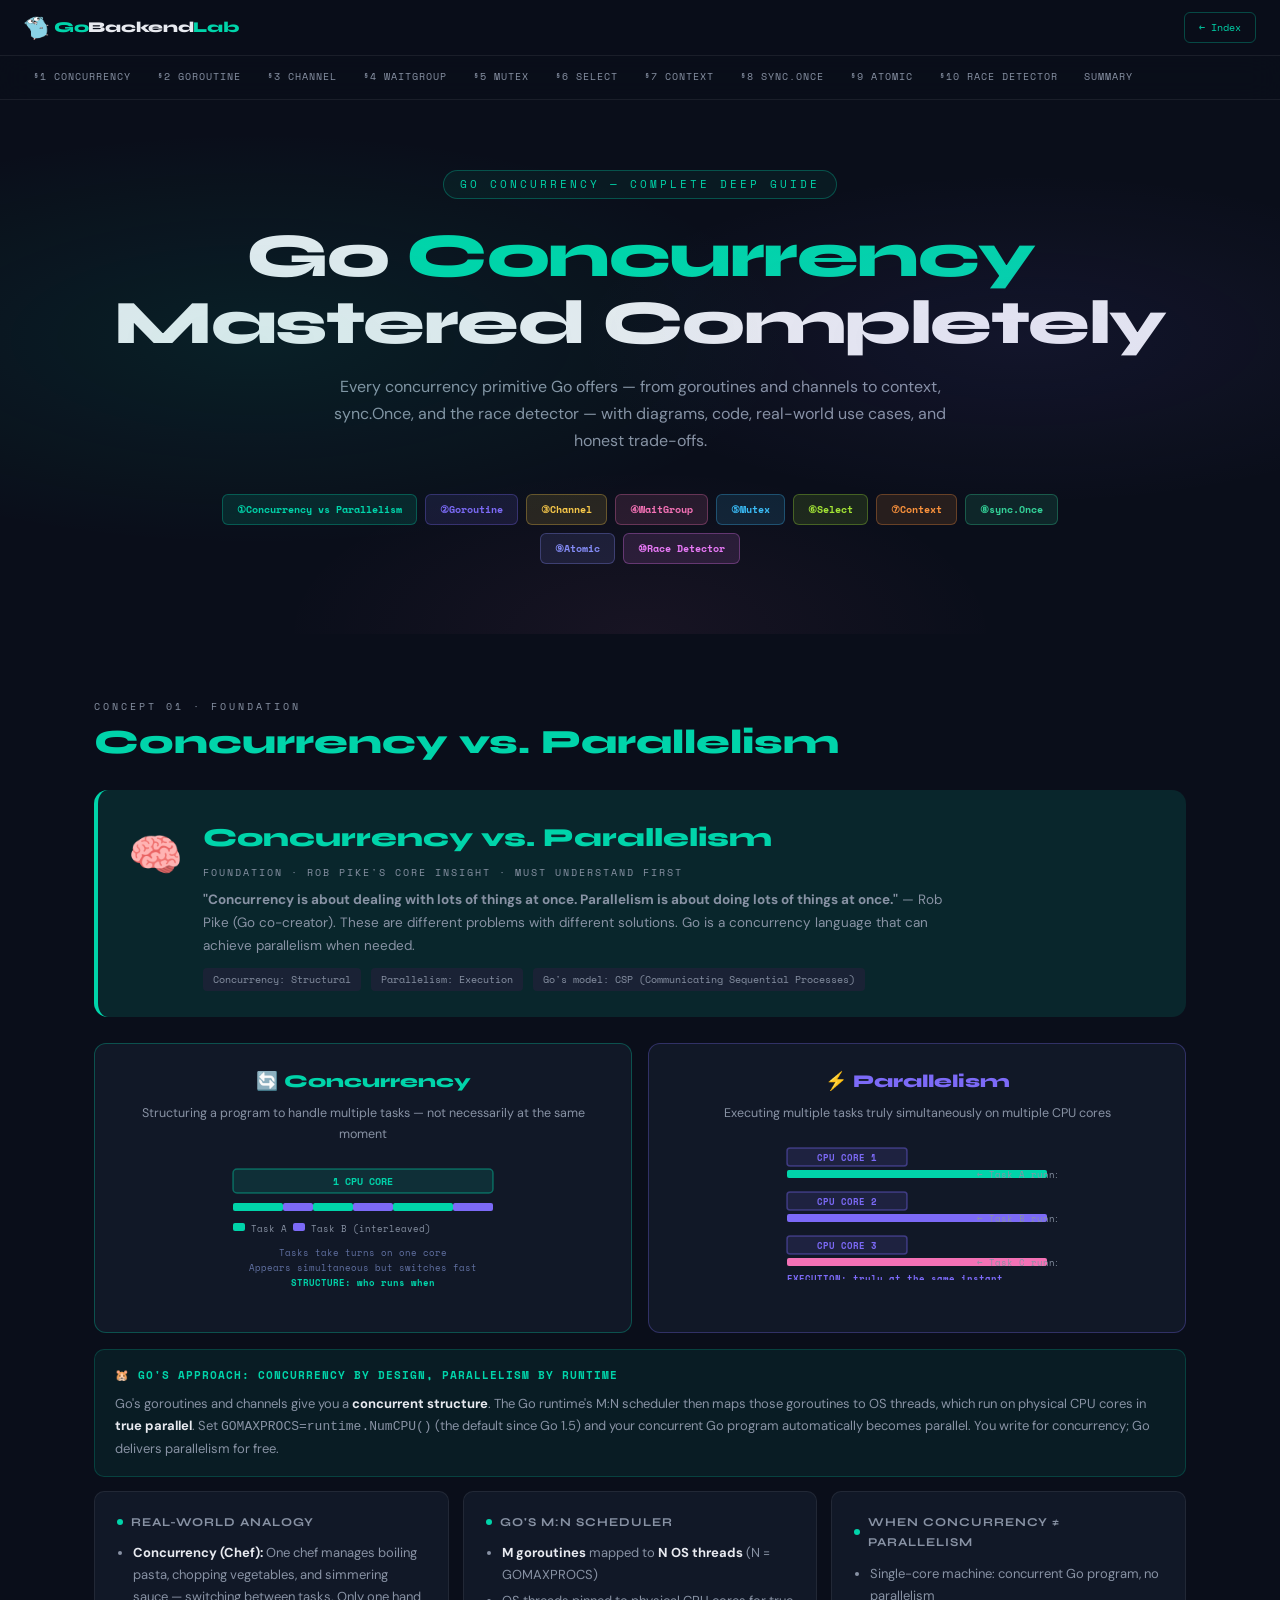
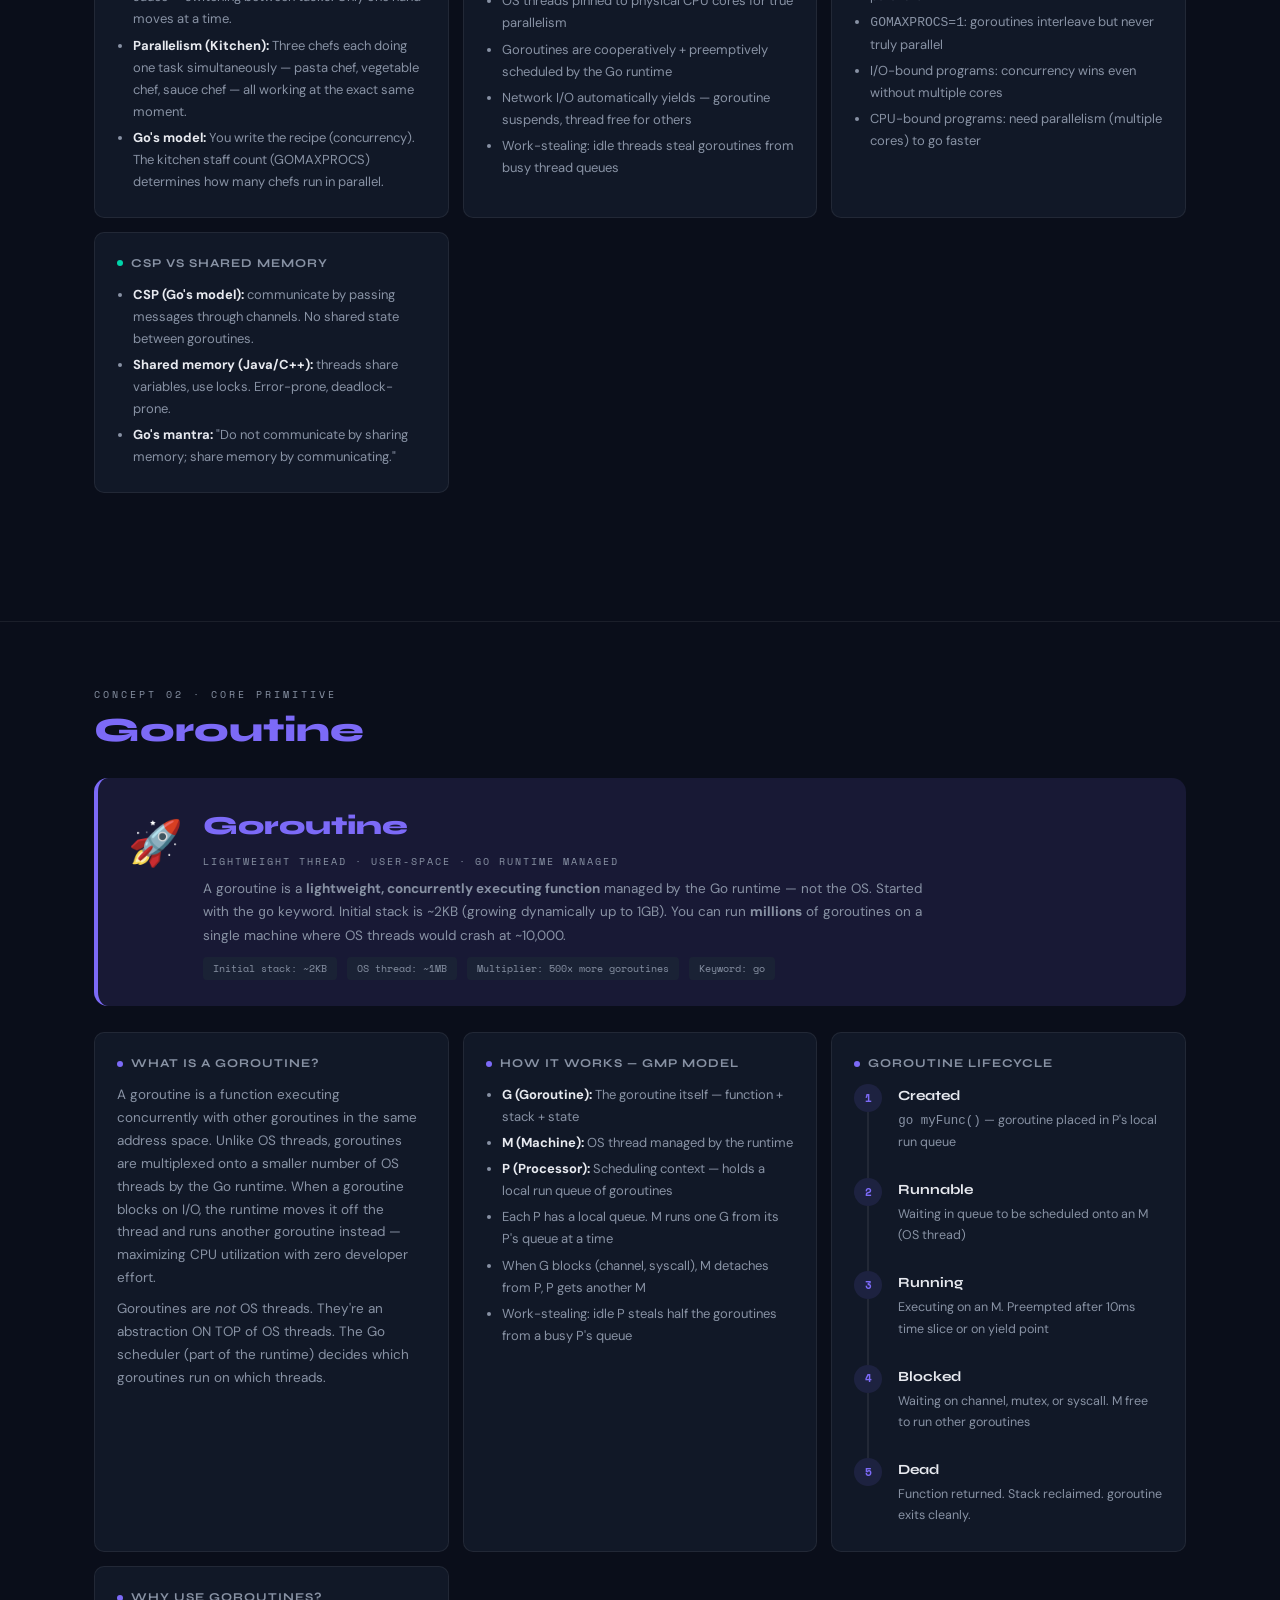
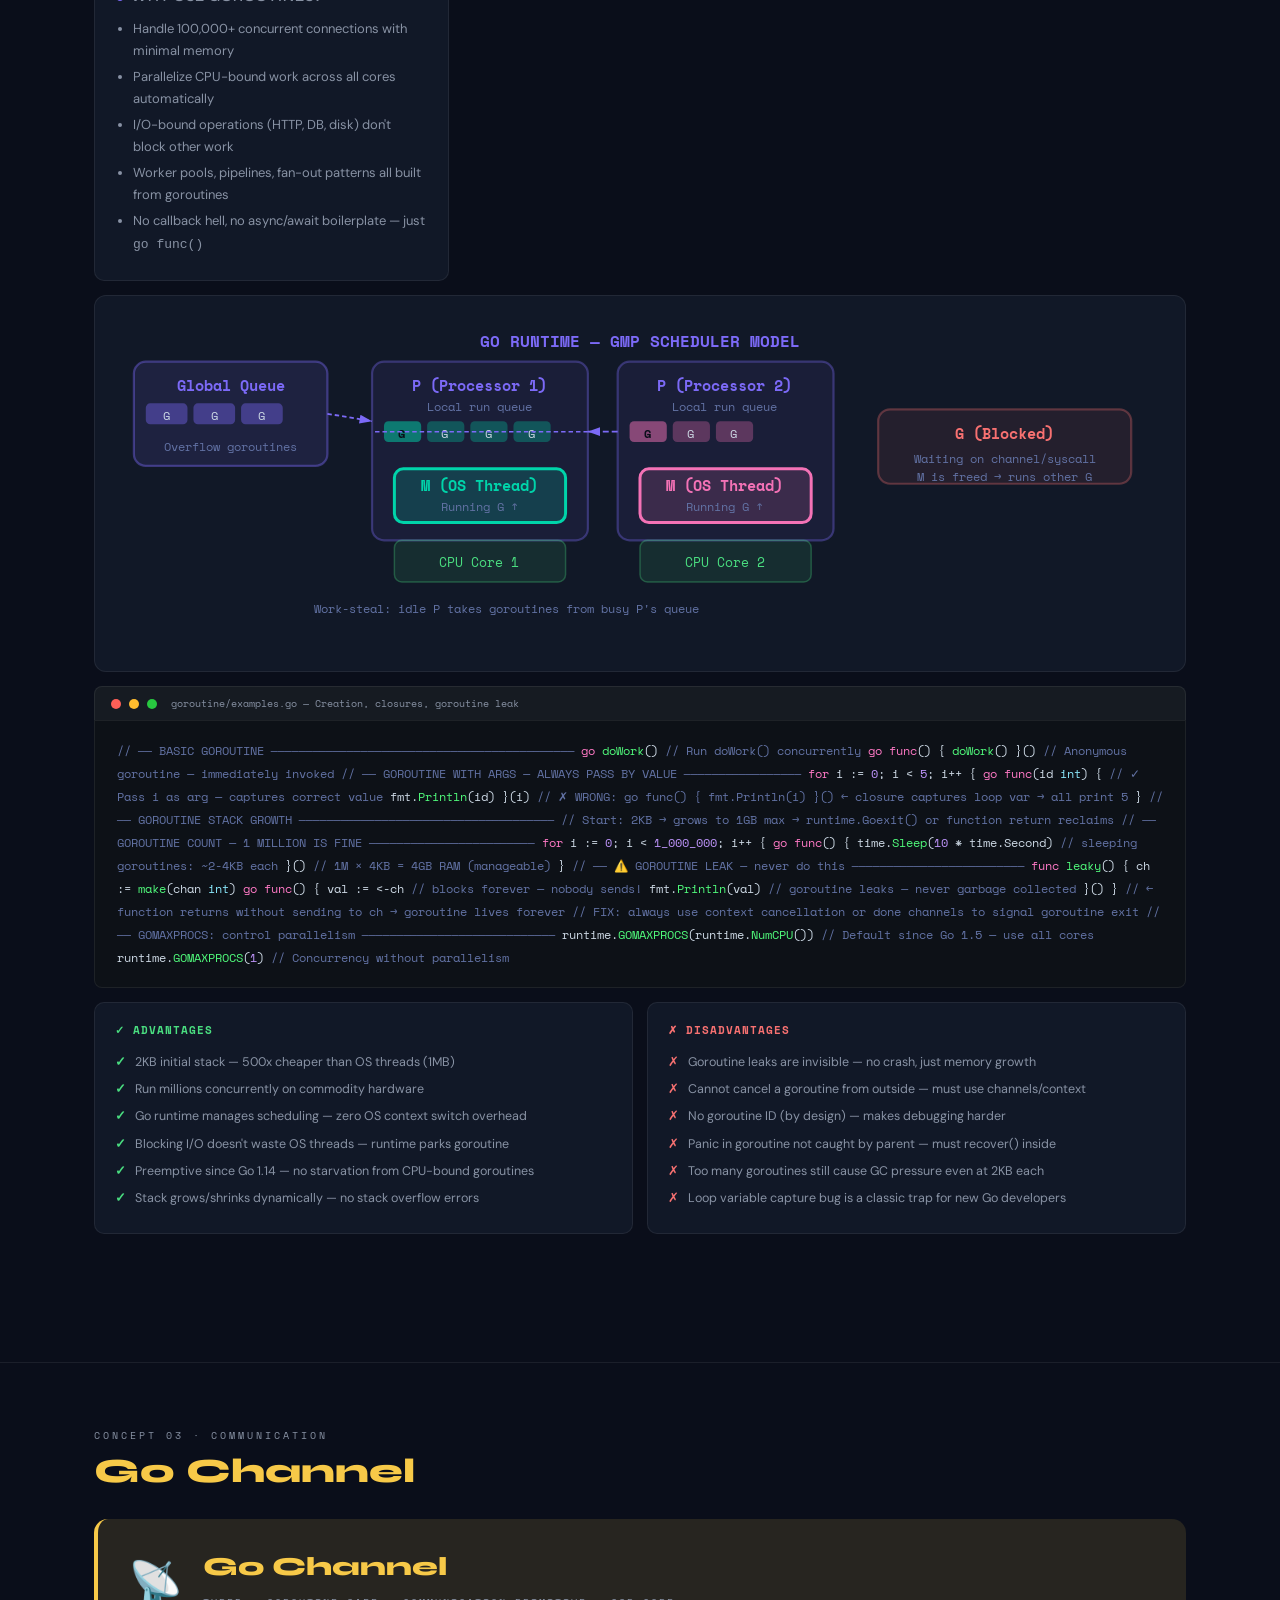
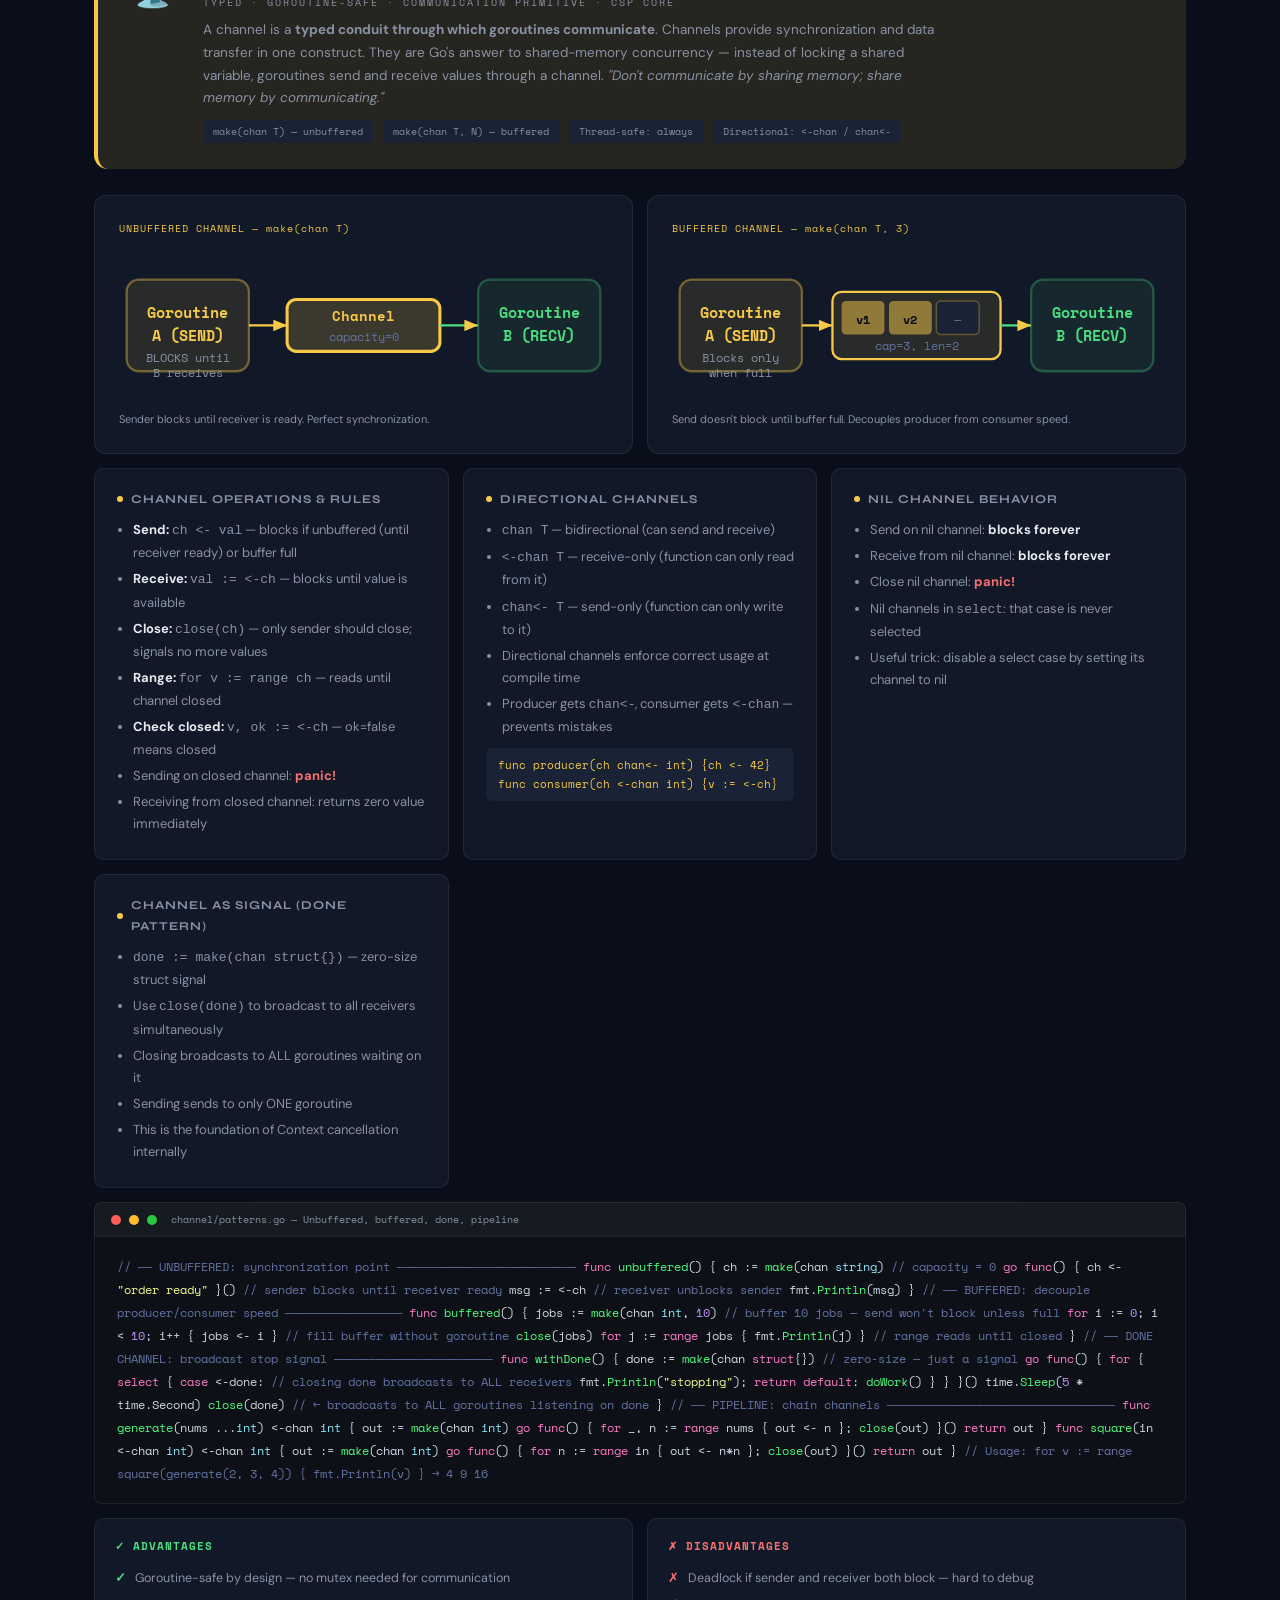
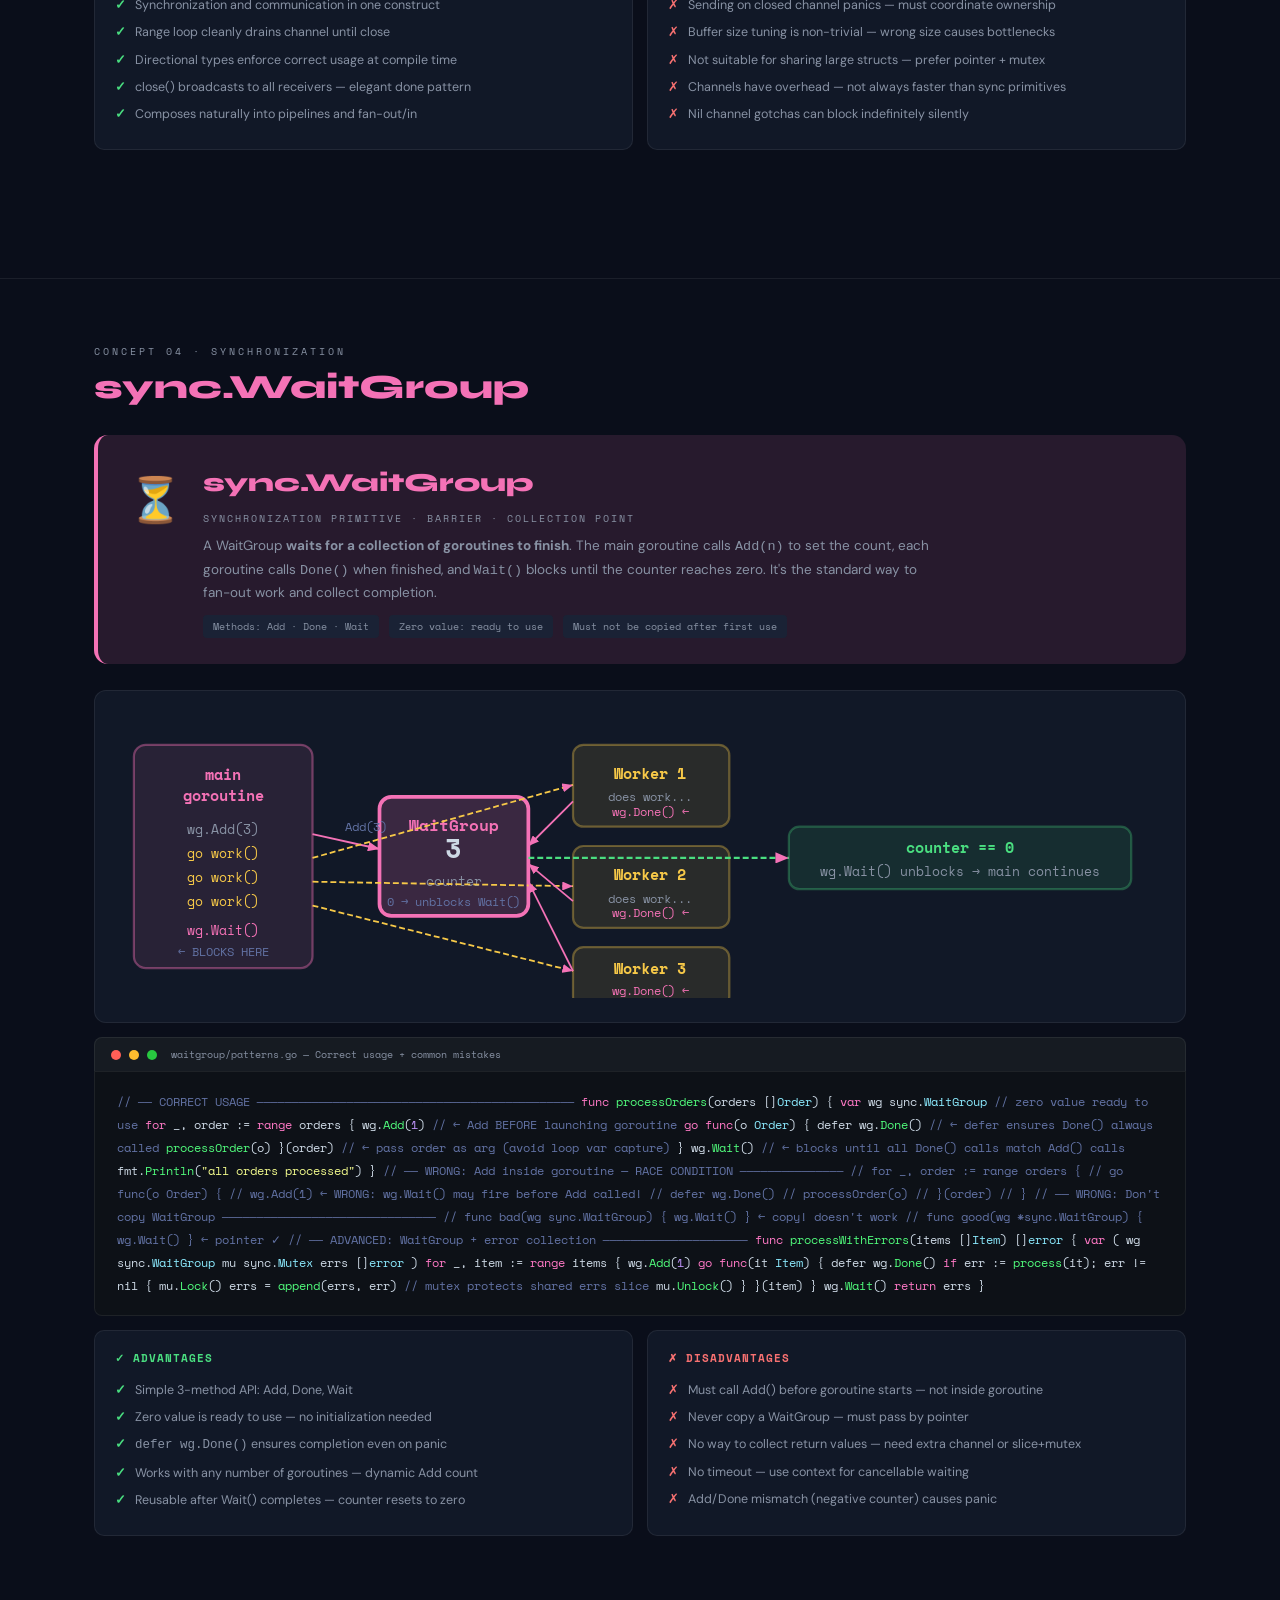
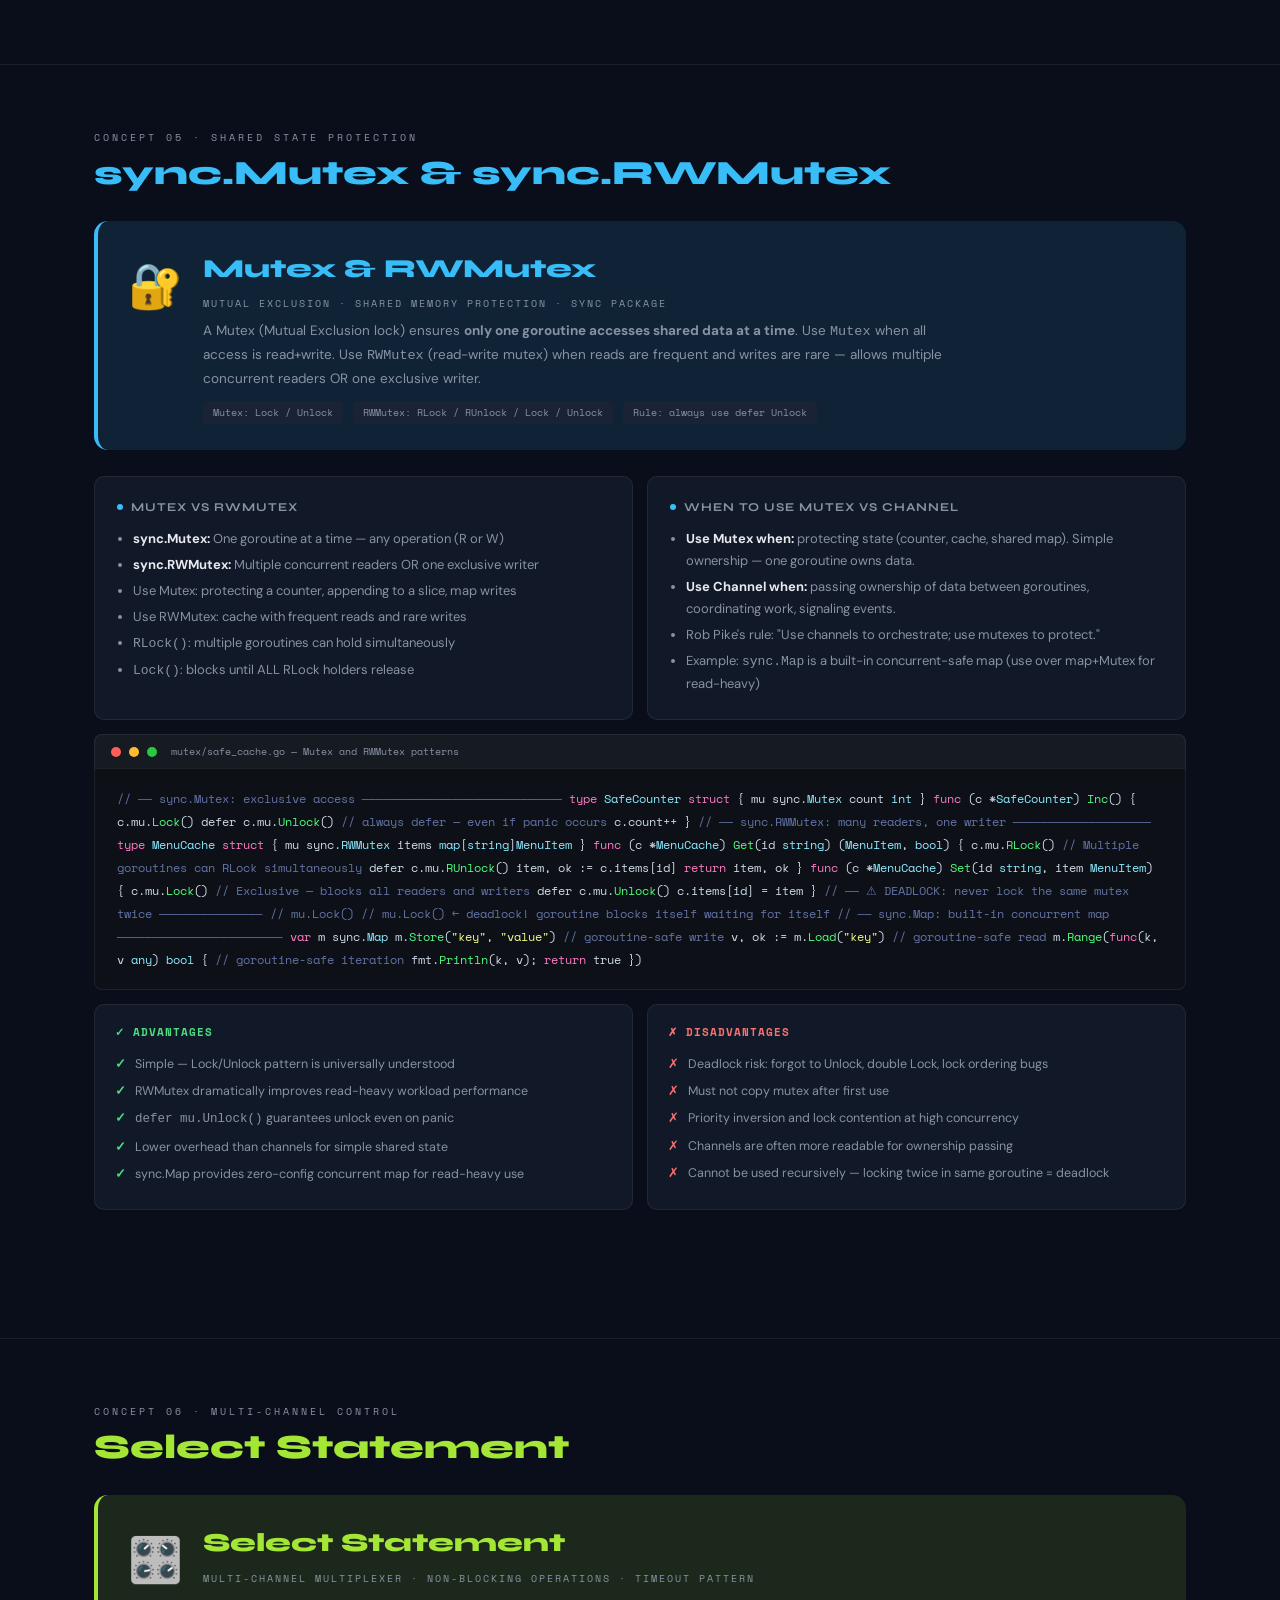
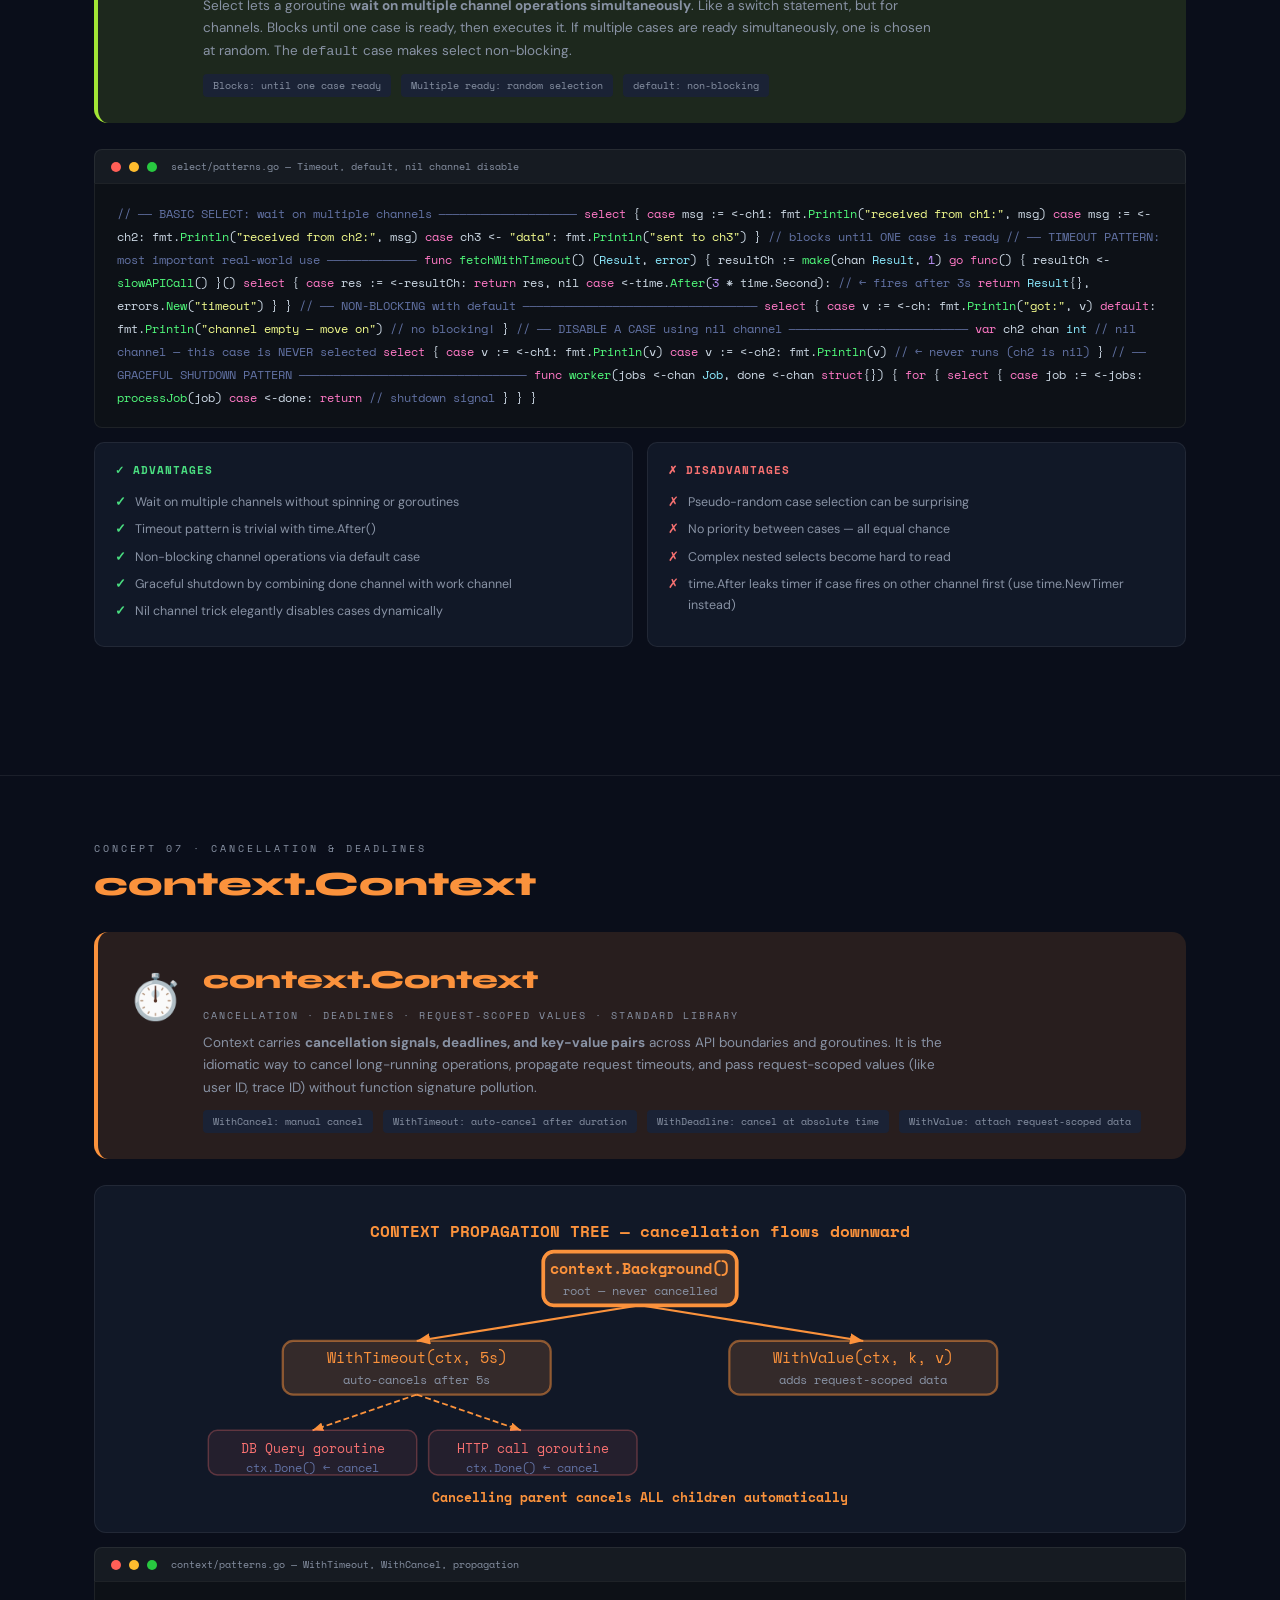
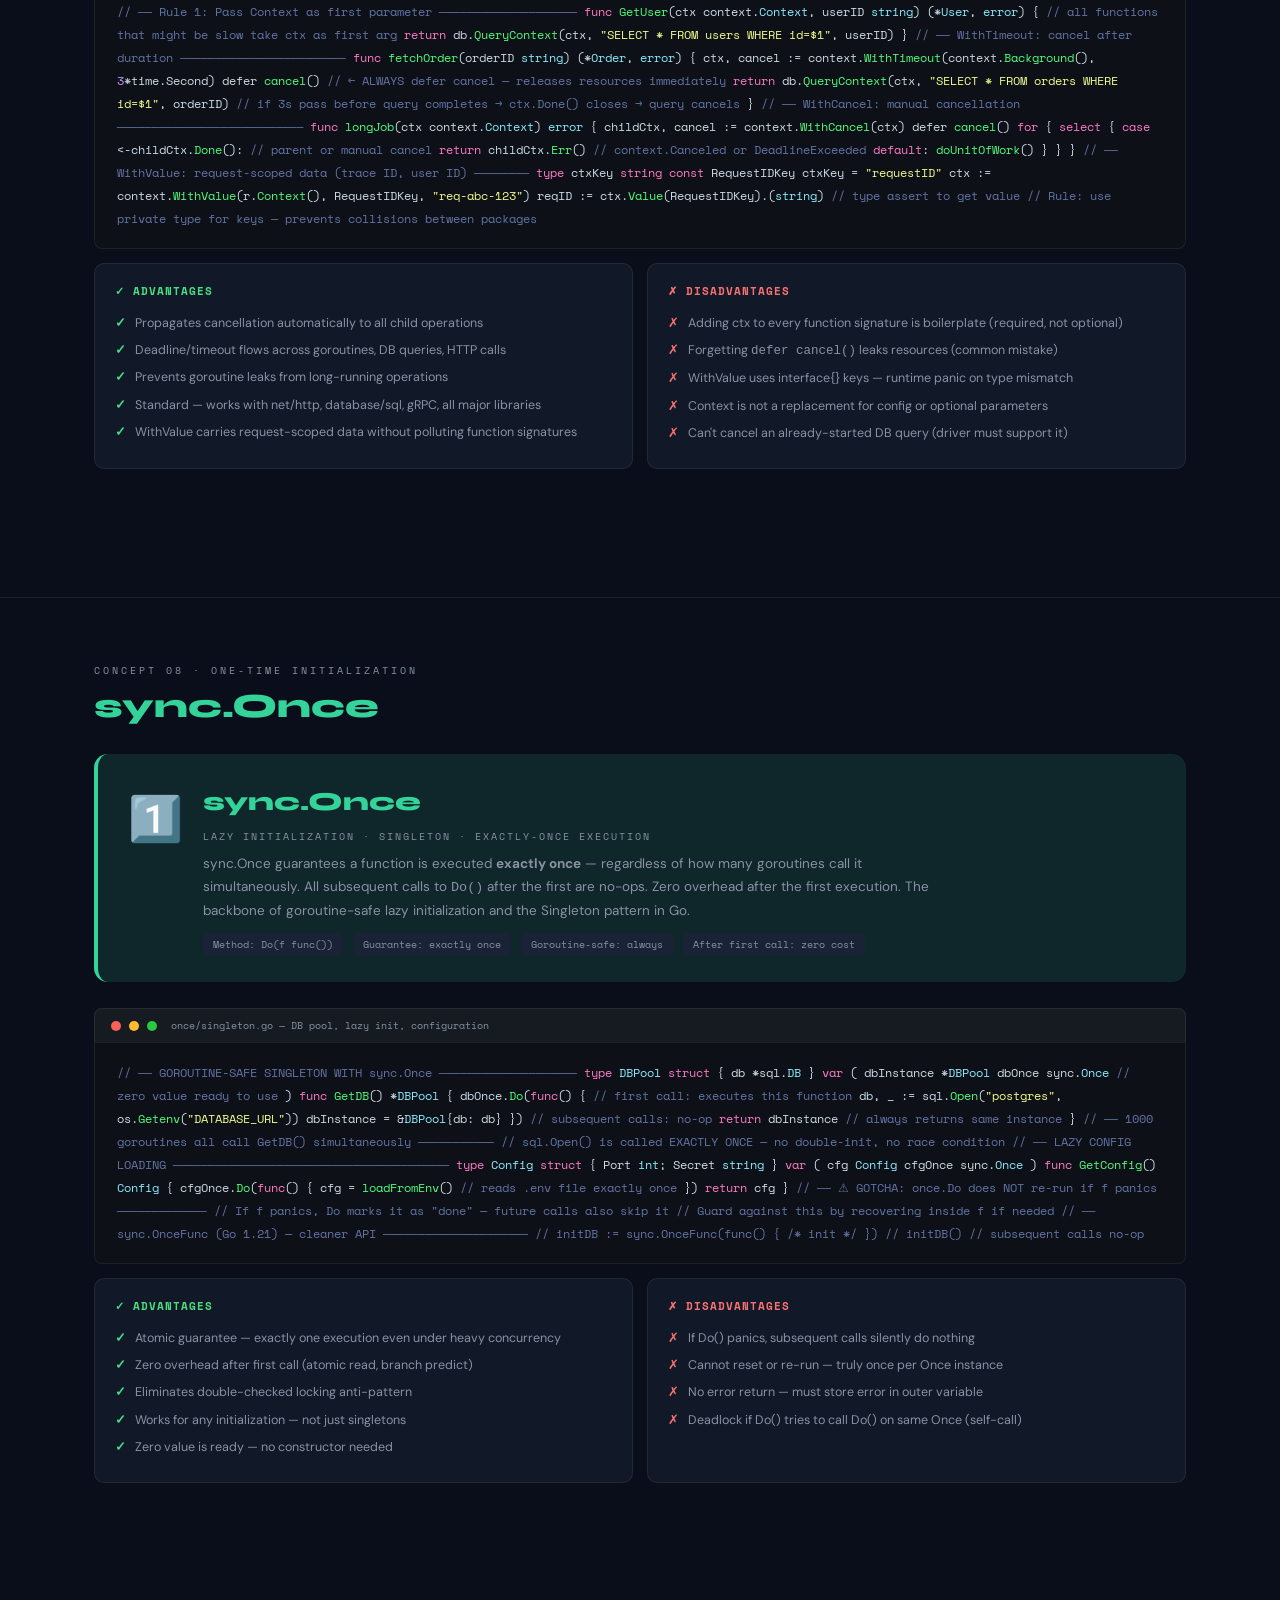
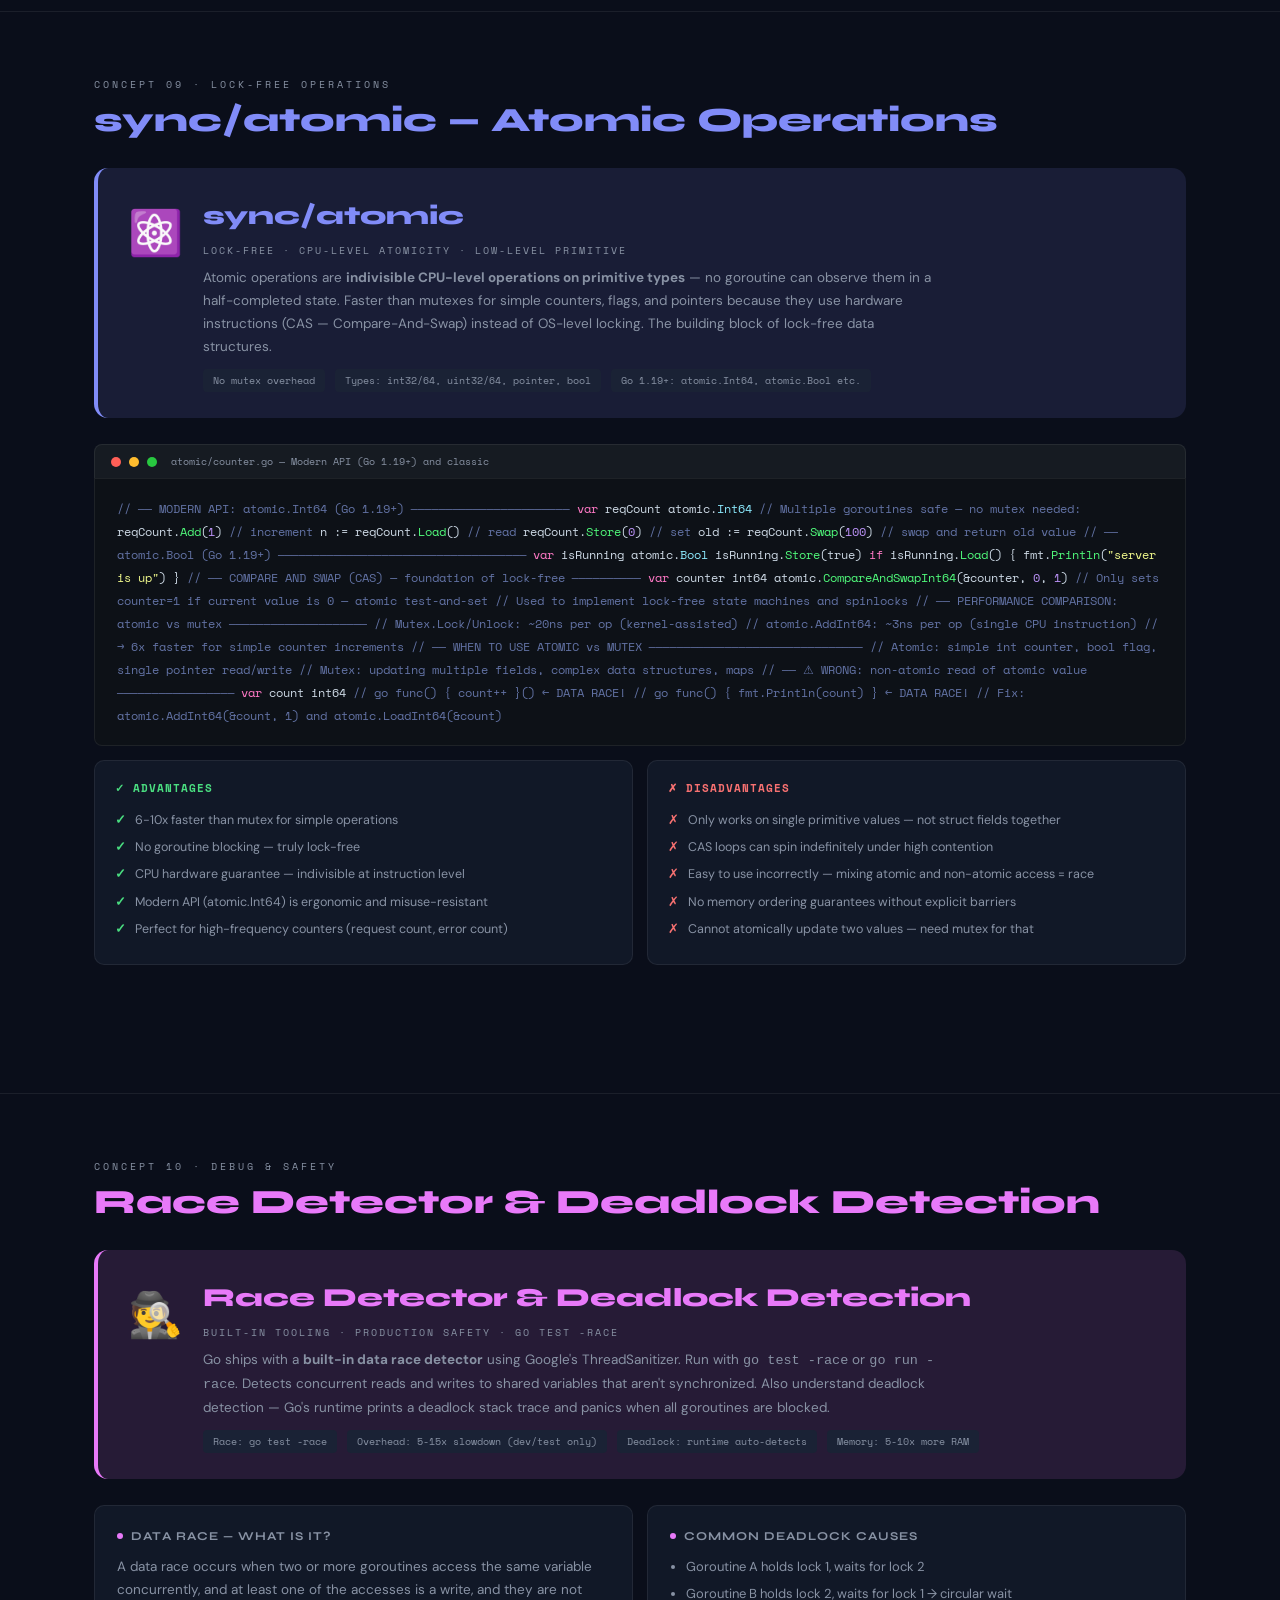
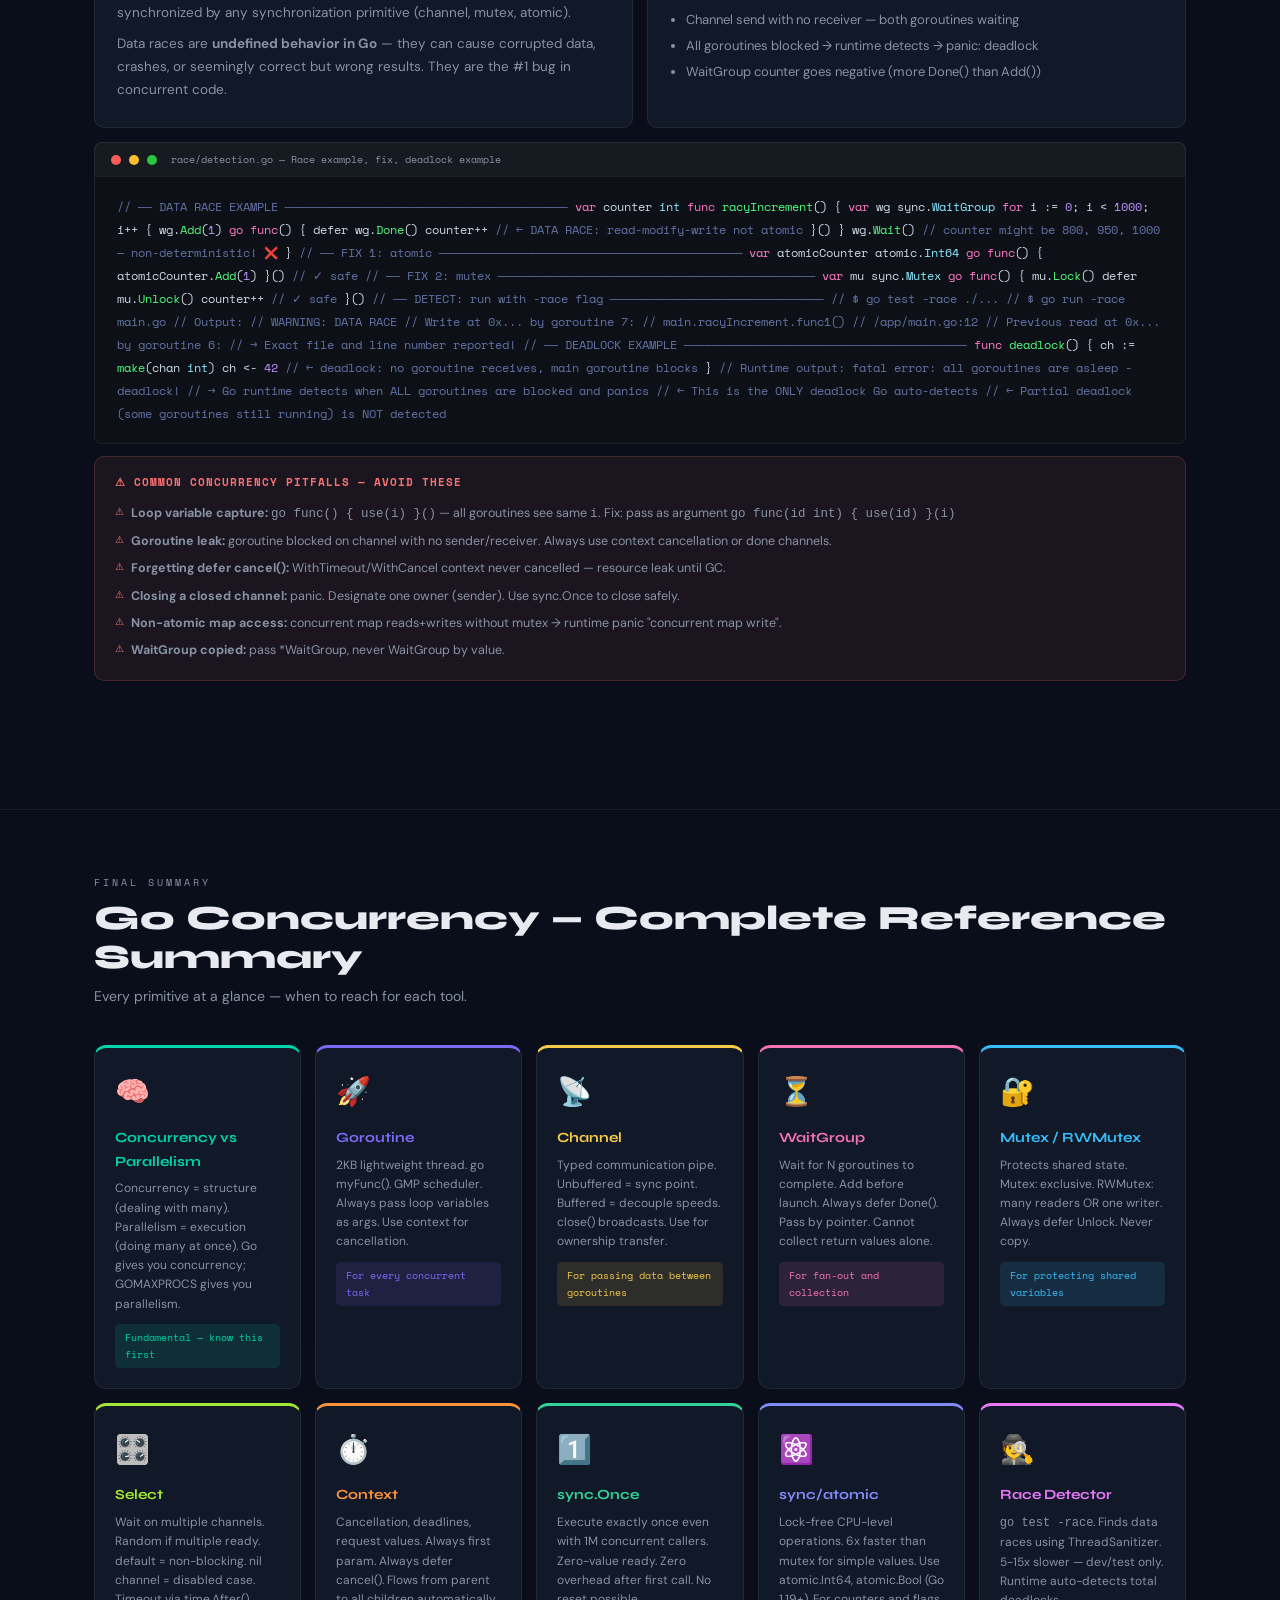
<file: go-adv-con.html>
<!DOCTYPE html>
<html lang="en">

<head>
  <meta charset="UTF-8">
  <meta name="viewport" content="width=device-width, initial-scale=1.0">
  <title>Go Concurrency — Complete Deep Guide</title>
  <link
    href="https://fonts.googleapis.com/css2?family=Space+Mono:wght@400;700&family=Syne:wght@400;600;700;800&family=DM+Sans:wght@300;400;500&display=swap"
    rel="stylesheet">
  <link rel="stylesheet" href="go-adv-co.css">
</head>

<body>

  <!-- ═══ TOPBAR ═══ -->
  <header class="topbar">
    <a href="index.html" class="topbar-logo" aria-label="Go Engineering Series Home">
      <div class="topbar-logo-icon"><img src="go-logo.png" alt=""></div>
      <div class="topbar-logo-text"><span>Go</span>Backend<span>Lab</span></div>
    </a>
    <!-- <nav class="topbar-nav" aria-label="Section links">
      <a href="#conc-vs-para">Concurrency vs Parallelism</a>
      <a href="#goroutine">Goroutine</a>
      <a href="#channel">Channel</a>
      <a href="#waitgroup">WaitGroup</a>
      <a href="#mutex">Mutex</a>
      <a href="#select">Select</a>
      <a href="#context">Context</a>
      <a href="#once">sync.Once</a>
      <a href="#atomic">Atomic</a>
      <a href="#race">Race Detector</a>
      <a href="#summary">Summary</a>
    </nav> -->
    <a href="index.html" class="back-btn">← Index</a>
  </header>

  <!-- ═══ STICKY NAV ═══ -->
  <nav class="sidenav" aria-label="Quick navigation">
    <a href="#conc-vs-para">§1 Concurrency</a>
    <a href="#goroutine">§2 Goroutine</a>
    <a href="#channel">§3 Channel</a>
    <a href="#waitgroup">§4 WaitGroup</a>
    <a href="#mutex">§5 Mutex</a>
    <a href="#select">§6 Select</a>
    <a href="#context">§7 Context</a>
    <a href="#once">§8 sync.Once</a>
    <a href="#atomic">§9 Atomic</a>
    <a href="#race">§10 Race Detector</a>
    <a href="#summary">Summary</a>
  </nav>

  <!-- ═══ HERO ═══ -->
  <div class="hero">
    <div class="hero-tag">Go Concurrency — Complete Deep Guide</div>
    <h1>Go <span>Concurrency</span><br>Mastered Completely</h1>
    <p>Every concurrency primitive Go offers — from goroutines and channels to context, sync.Once, and the race detector
      — with diagrams, code, real-world use cases, and honest trade-offs.</p>
    <div class="concept-pills">
      <div class="cpill" style="background:var(--c1d);color:var(--c1);border-color:rgba(0,212,170,.3)">①Concurrency vs
        Parallelism</div>
      <div class="cpill" style="background:var(--c2d);color:var(--c2);border-color:rgba(124,106,247,.3)">②Goroutine
      </div>
      <div class="cpill" style="background:var(--c3d);color:var(--c3);border-color:rgba(247,201,72,.3)">③Channel</div>
      <div class="cpill" style="background:var(--c4d);color:var(--c4);border-color:rgba(244,114,182,.3)">④WaitGroup
      </div>
      <div class="cpill" style="background:var(--c5d);color:var(--c5);border-color:rgba(56,189,248,.3)">⑤Mutex</div>
      <div class="cpill" style="background:var(--c6d);color:var(--c6);border-color:rgba(163,230,53,.3)">⑥Select</div>
      <div class="cpill" style="background:var(--c7d);color:var(--c7);border-color:rgba(251,146,60,.3)">⑦Context</div>
      <div class="cpill" style="background:var(--c8d);color:var(--c8);border-color:rgba(52,211,153,.3)">⑧sync.Once</div>
      <div class="cpill" style="background:var(--c9d);color:var(--c9);border-color:rgba(129,140,248,.3)">⑨Atomic</div>
      <div class="cpill" style="background:var(--c10d);color:var(--c10);border-color:rgba(232,121,249,.3)">⑩Race
        Detector</div>
    </div>
  </div>

  <!-- ═══════════════════════════════════════════
     §1 CONCURRENCY vs PARALLELISM
════════════════════════════════════════════ -->
  <section id="conc-vs-para" style="--ac:var(--c1);--ad:var(--c1d)">
    <div class="container">
      <div class="s-label">Concept 01 · Foundation</div>
      <div class="s-title" style="margin-bottom:28px;color:var(--c1)">Concurrency vs. Parallelism</div>

      <div class="concept-block">
        <div class="concept-header">
          <div class="ch-icon">🧠</div>
          <div>
            <div class="ch-name">Concurrency vs. Parallelism</div>
            <div class="ch-cat">Foundation · Rob Pike's Core Insight · Must Understand First</div>
            <div class="ch-tagline"><strong>"Concurrency is about dealing with lots of things at once. Parallelism is
                about doing lots of things at once."</strong> — Rob Pike (Go co-creator). These are different problems
              with different solutions. Go is a concurrency language that can achieve parallelism when needed.</div>
            <div class="stat-row">
              <span class="stat">Concurrency: Structural</span>
              <span class="stat">Parallelism: Execution</span>
              <span class="stat">Go's model: CSP (Communicating Sequential Processes)</span>
            </div>
          </div>
        </div>

        <div class="cvp-grid">
          <div class="cvp-card" style="border-color:rgba(0,212,170,.3)">
            <div class="cvp-title" style="color:var(--c1)">🔄 Concurrency</div>
            <div class="cvp-sub">Structuring a program to handle multiple tasks — not necessarily at the same moment
            </div>
            <svg viewBox="0 0 280 140" xmlns="http://www.w3.org/2000/svg"
              style="font-family:'Space Mono',monospace;width:100%;max-width:280px">
              <!-- Single CPU core -->
              <rect x="10" y="8" width="260" height="24" rx="4" fill="rgba(0,212,170,.12)" stroke="rgba(0,212,170,.4)"
                stroke-width="1.5" />
              <text x="140" y="24" text-anchor="middle" fill="#00d4aa" font-size="10" font-weight="bold">1 CPU
                CORE</text>
              <!-- Timeline -->
              <rect x="10" y="44" width="260" height="4" rx="2" fill="var(--surface2)" />
              <!-- Task A slots -->
              <rect x="10" y="42" width="50" height="8" rx="2" fill="#00d4aa" />
              <rect x="90" y="42" width="40" height="8" rx="2" fill="#00d4aa" />
              <rect x="170" y="42" width="60" height="8" rx="2" fill="#00d4aa" />
              <!-- Task B slots -->
              <rect x="60" y="42" width="30" height="8" rx="2" fill="#7c6af7" />
              <rect x="130" y="42" width="40" height="8" rx="2" fill="#7c6af7" />
              <rect x="230" y="42" width="40" height="8" rx="2" fill="#7c6af7" />
              <!-- Labels -->
              <rect x="10" y="62" width="12" height="8" rx="2" fill="#00d4aa" />
              <text x="28" y="71" fill="#8892a4" font-size="9">Task A</text>
              <rect x="70" y="62" width="12" height="8" rx="2" fill="#7c6af7" />
              <text x="88" y="71" fill="#8892a4" font-size="9">Task B (interleaved)</text>
              <!-- Description -->
              <text x="140" y="95" text-anchor="middle" fill="#6272a4" font-size="9">Tasks take turns on one core</text>
              <text x="140" y="110" text-anchor="middle" fill="#6272a4" font-size="9">Appears simultaneous but switches
                fast</text>
              <text x="140" y="125" text-anchor="middle" fill="#00d4aa" font-size="9" font-weight="bold">STRUCTURE: who
                runs when</text>
            </svg>
          </div>
          <div class="cvp-card" style="border-color:rgba(124,106,247,.3)">
            <div class="cvp-title" style="color:var(--c2)">⚡ Parallelism</div>
            <div class="cvp-sub">Executing multiple tasks truly simultaneously on multiple CPU cores</div>
            <svg viewBox="0 0 280 140" xmlns="http://www.w3.org/2000/svg"
              style="font-family:'Space Mono',monospace;width:100%;max-width:280px">
              <!-- Core 1 -->
              <rect x="10" y="8" width="120" height="18" rx="3" fill="rgba(124,106,247,.12)"
                stroke="rgba(124,106,247,.4)" stroke-width="1.5" />
              <text x="70" y="21" text-anchor="middle" fill="#7c6af7" font-size="9" font-weight="bold">CPU CORE 1</text>
              <rect x="10" y="30" width="260" height="8" rx="2" fill="rgba(0,212,170,.0)" />
              <rect x="10" y="30" width="260" height="8" rx="2" fill="#00d4aa" />
              <!-- Core 2 -->
              <rect x="10" y="52" width="120" height="18" rx="3" fill="rgba(124,106,247,.12)"
                stroke="rgba(124,106,247,.4)" stroke-width="1.5" />
              <text x="70" y="65" text-anchor="middle" fill="#7c6af7" font-size="9" font-weight="bold">CPU CORE 2</text>
              <rect x="10" y="74" width="260" height="8" rx="2" fill="#7c6af7" />
              <!-- Core 3 -->
              <rect x="10" y="96" width="120" height="18" rx="3" fill="rgba(124,106,247,.12)"
                stroke="rgba(124,106,247,.4)" stroke-width="1.5" />
              <text x="70" y="109" text-anchor="middle" fill="#7c6af7" font-size="9" font-weight="bold">CPU CORE
                3</text>
              <rect x="10" y="118" width="260" height="8" rx="2" fill="#f472b6" />
              <!-- Labels -->
              <text x="200" y="38" fill="#8892a4" font-size="9">← Task A running</text>
              <text x="200" y="82" fill="#8892a4" font-size="9">← Task B running</text>
              <text x="200" y="126" fill="#8892a4" font-size="9">← Task C running</text>
              <!-- Big label -->
              <text x="10" y="142" fill="#7c6af7" font-size="9" font-weight="bold">EXECUTION: truly at the same
                instant</text>
            </svg>
          </div>
        </div>

        <!-- Key Insight Box -->
        <div class="hbox info" style="margin-bottom:14px">
          <h4>🐹 GO'S APPROACH: CONCURRENCY BY DESIGN, PARALLELISM BY RUNTIME</h4>
          <p>Go's goroutines and channels give you a <strong style="color:var(--text)">concurrent structure</strong>.
            The Go runtime's M:N scheduler then maps those goroutines to OS threads, which run on physical CPU cores in
            <strong style="color:var(--text)">true parallel</strong>. Set <code>GOMAXPROCS=runtime.NumCPU()</code> (the
            default since Go 1.5) and your concurrent Go program automatically becomes parallel. You write for
            concurrency; Go delivers parallelism for free.
          </p>
        </div>

        <div class="info-grid">
          <div class="info-block">
            <h4><span class="dot" style="background:var(--c1)"></span>Real-World Analogy</h4>
            <ul>
              <li><strong>Concurrency (Chef):</strong> One chef manages boiling pasta, chopping vegetables, and
                simmering sauce — switching between tasks. Only one hand moves at a time.</li>
              <li><strong>Parallelism (Kitchen):</strong> Three chefs each doing one task simultaneously — pasta chef,
                vegetable chef, sauce chef — all working at the exact same moment.</li>
              <li><strong>Go's model:</strong> You write the recipe (concurrency). The kitchen staff count (GOMAXPROCS)
                determines how many chefs run in parallel.</li>
            </ul>
          </div>
          <div class="info-block">
            <h4><span class="dot" style="background:var(--c1)"></span>Go's M:N Scheduler</h4>
            <ul>
              <li><strong>M goroutines</strong> mapped to <strong>N OS threads</strong> (N = GOMAXPROCS)</li>
              <li>OS threads pinned to physical CPU cores for true parallelism</li>
              <li>Goroutines are cooperatively + preemptively scheduled by the Go runtime</li>
              <li>Network I/O automatically yields — goroutine suspends, thread free for others</li>
              <li>Work-stealing: idle threads steal goroutines from busy thread queues</li>
            </ul>
          </div>
          <div class="info-block">
            <h4><span class="dot" style="background:var(--c1)"></span>When Concurrency ≠ Parallelism</h4>
            <ul>
              <li>Single-core machine: concurrent Go program, no parallelism</li>
              <li><code>GOMAXPROCS=1</code>: goroutines interleave but never truly parallel</li>
              <li>I/O-bound programs: concurrency wins even without multiple cores</li>
              <li>CPU-bound programs: need parallelism (multiple cores) to go faster</li>
            </ul>
          </div>
          <div class="info-block">
            <h4><span class="dot" style="background:var(--c1)"></span>CSP vs Shared Memory</h4>
            <ul>
              <li><strong>CSP (Go's model):</strong> communicate by passing messages through channels. No shared state
                between goroutines.</li>
              <li><strong>Shared memory (Java/C++):</strong> threads share variables, use locks. Error-prone,
                deadlock-prone.</li>
              <li><strong>Go's mantra:</strong> "Do not communicate by sharing memory; share memory by communicating."
              </li>
            </ul>
          </div>
        </div>
      </div>
    </div>
  </section>

  <!-- ═══════════════════════════════════════════
     §2 GOROUTINE
════════════════════════════════════════════ -->
  <section id="goroutine" style="--ac:var(--c2);--ad:var(--c2d)">
    <div class="container">
      <div class="s-label">Concept 02 · Core Primitive</div>
      <div class="s-title" style="margin-bottom:28px;color:var(--c2)">Goroutine</div>
      <div class="concept-block">
        <div class="concept-header">
          <div class="ch-icon">🚀</div>
          <div>
            <div class="ch-name">Goroutine</div>
            <div class="ch-cat">Lightweight Thread · User-space · Go Runtime Managed</div>
            <div class="ch-tagline">A goroutine is a <strong>lightweight, concurrently executing function</strong>
              managed by the Go runtime — not the OS. Started with the <code>go</code> keyword. Initial stack is ~2KB
              (growing dynamically up to 1GB). You can run <strong>millions</strong> of goroutines on a single machine
              where OS threads would crash at ~10,000.</div>
            <div class="stat-row">
              <span class="stat">Initial stack: ~2KB</span>
              <span class="stat">OS thread: ~1MB</span>
              <span class="stat">Multiplier: 500x more goroutines</span>
              <span class="stat">Keyword: go</span>
            </div>
          </div>
        </div>

        <div class="info-grid">
          <div class="info-block">
            <h4><span class="dot" style="background:var(--c2)"></span>What is a Goroutine?</h4>
            <p>A goroutine is a function executing concurrently with other goroutines in the same address space. Unlike
              OS threads, goroutines are multiplexed onto a smaller number of OS threads by the Go runtime. When a
              goroutine blocks on I/O, the runtime moves it off the thread and runs another goroutine instead —
              maximizing CPU utilization with zero developer effort.</p>
            <p style="margin-top:8px">Goroutines are <em>not</em> OS threads. They're an abstraction ON TOP of OS
              threads. The Go scheduler (part of the runtime) decides which goroutines run on which threads.</p>
          </div>
          <div class="info-block">
            <h4><span class="dot" style="background:var(--c2)"></span>How It Works — GMP Model</h4>
            <ul>
              <li><strong>G (Goroutine):</strong> The goroutine itself — function + stack + state</li>
              <li><strong>M (Machine):</strong> OS thread managed by the runtime</li>
              <li><strong>P (Processor):</strong> Scheduling context — holds a local run queue of goroutines</li>
              <li>Each P has a local queue. M runs one G from its P's queue at a time</li>
              <li>When G blocks (channel, syscall), M detaches from P, P gets another M</li>
              <li>Work-stealing: idle P steals half the goroutines from a busy P's queue</li>
            </ul>
          </div>
          <div class="info-block">
            <h4><span class="dot" style="background:var(--c2)"></span>Goroutine Lifecycle</h4>
            <div class="steps" style="margin-top:8px">
              <div class="step">
                <div class="sn" style="background:var(--c2d);color:var(--c2)">1</div>
                <div class="step-body">
                  <h5>Created</h5>
                  <p><code>go myFunc()</code> — goroutine placed in P's local run queue</p>
                </div>
              </div>
              <div class="step">
                <div class="sn" style="background:var(--c2d);color:var(--c2)">2</div>
                <div class="step-body">
                  <h5>Runnable</h5>
                  <p>Waiting in queue to be scheduled onto an M (OS thread)</p>
                </div>
              </div>
              <div class="step">
                <div class="sn" style="background:var(--c2d);color:var(--c2)">3</div>
                <div class="step-body">
                  <h5>Running</h5>
                  <p>Executing on an M. Preempted after 10ms time slice or on yield point</p>
                </div>
              </div>
              <div class="step">
                <div class="sn" style="background:var(--c2d);color:var(--c2)">4</div>
                <div class="step-body">
                  <h5>Blocked</h5>
                  <p>Waiting on channel, mutex, or syscall. M free to run other goroutines</p>
                </div>
              </div>
              <div class="step">
                <div class="sn" style="background:var(--c2d);color:var(--c2)">5</div>
                <div class="step-body">
                  <h5>Dead</h5>
                  <p>Function returned. Stack reclaimed. goroutine exits cleanly.</p>
                </div>
              </div>
            </div>
          </div>
          <div class="info-block">
            <h4><span class="dot" style="background:var(--c2)"></span>Why Use Goroutines?</h4>
            <ul>
              <li>Handle 100,000+ concurrent connections with minimal memory</li>
              <li>Parallelize CPU-bound work across all cores automatically</li>
              <li>I/O-bound operations (HTTP, DB, disk) don't block other work</li>
              <li>Worker pools, pipelines, fan-out patterns all built from goroutines</li>
              <li>No callback hell, no async/await boilerplate — just <code>go func()</code></li>
            </ul>
          </div>
        </div>

        <!-- GMP Diagram -->
        <div class="diagram-wrap">
          <svg viewBox="0 0 700 220" xmlns="http://www.w3.org/2000/svg" style="font-family:'Space Mono',monospace">
            <defs>
              <marker id="ag" markerWidth="7" markerHeight="5" refX="7" refY="2.5" orient="auto">
                <polygon points="0 0,7 2.5,0 5" fill="#7c6af7" />
              </marker>
            </defs>
            <text x="350" y="18" text-anchor="middle" fill="#7c6af7" font-size="11" font-weight="bold">GO RUNTIME — GMP
              SCHEDULER MODEL</text>

            <!-- Global run queue -->
            <rect x="10" y="28" width="130" height="70" rx="8" fill="rgba(124,106,247,.12)"
              stroke="rgba(124,106,247,.4)" stroke-width="1.5" />
            <text x="75" y="48" text-anchor="middle" fill="#7c6af7" font-size="10" font-weight="bold">Global
              Queue</text>
            <rect x="18" y="56" width="28" height="14" rx="3" fill="rgba(124,106,247,.4)" /><text x="32" y="67"
              text-anchor="middle" fill="#cdd9e5" font-size="8">G</text>
            <rect x="50" y="56" width="28" height="14" rx="3" fill="rgba(124,106,247,.4)" /><text x="64" y="67"
              text-anchor="middle" fill="#cdd9e5" font-size="8">G</text>
            <rect x="82" y="56" width="28" height="14" rx="3" fill="rgba(124,106,247,.4)" /><text x="96" y="67"
              text-anchor="middle" fill="#cdd9e5" font-size="8">G</text>
            <text x="75" y="88" text-anchor="middle" fill="#6272a4" font-size="8">Overflow goroutines</text>

            <!-- P1 -->
            <rect x="170" y="28" width="145" height="120" rx="8" fill="rgba(124,106,247,.08)"
              stroke="rgba(124,106,247,.35)" stroke-width="1.5" />
            <text x="242" y="48" text-anchor="middle" fill="#7c6af7" font-size="10" font-weight="bold">P (Processor
              1)</text>
            <text x="242" y="61" text-anchor="middle" fill="#6272a4" font-size="8">Local run queue</text>
            <rect x="178" y="68" width="25" height="14" rx="3" fill="rgba(0,212,170,.5)" /><text x="190" y="79"
              text-anchor="middle" fill="#0a0e1a" font-size="8" font-weight="bold">G</text>
            <rect x="207" y="68" width="25" height="14" rx="3" fill="rgba(0,212,170,.3)" /><text x="219" y="79"
              text-anchor="middle" fill="#cdd9e5" font-size="8">G</text>
            <rect x="236" y="68" width="25" height="14" rx="3" fill="rgba(0,212,170,.3)" /><text x="248" y="79"
              text-anchor="middle" fill="#cdd9e5" font-size="8">G</text>
            <rect x="265" y="68" width="25" height="14" rx="3" fill="rgba(0,212,170,.3)" /><text x="277" y="79"
              text-anchor="middle" fill="#cdd9e5" font-size="8">G</text>
            <!-- M1 -->
            <rect x="185" y="100" width="115" height="36" rx="6" fill="rgba(0,212,170,.18)" stroke="#00d4aa"
              stroke-width="2" />
            <text x="242" y="115" text-anchor="middle" fill="#00d4aa" font-size="10" font-weight="bold">M (OS
              Thread)</text>
            <text x="242" y="128" text-anchor="middle" fill="#6272a4" font-size="8">Running G ↑</text>
            <!-- CPU 1 -->
            <rect x="185" y="148" width="115" height="28" rx="5" fill="rgba(74,222,128,.1)" stroke="rgba(74,222,128,.3)"
              stroke-width="1" />
            <text x="242" y="166" text-anchor="middle" fill="#4ade80" font-size="9">CPU Core 1</text>

            <!-- P2 -->
            <rect x="335" y="28" width="145" height="120" rx="8" fill="rgba(124,106,247,.08)"
              stroke="rgba(124,106,247,.35)" stroke-width="1.5" />
            <text x="407" y="48" text-anchor="middle" fill="#7c6af7" font-size="10" font-weight="bold">P (Processor
              2)</text>
            <text x="407" y="61" text-anchor="middle" fill="#6272a4" font-size="8">Local run queue</text>
            <rect x="343" y="68" width="25" height="14" rx="3" fill="rgba(244,114,182,.5)" /><text x="355" y="79"
              text-anchor="middle" fill="#0a0e1a" font-size="8" font-weight="bold">G</text>
            <rect x="372" y="68" width="25" height="14" rx="3" fill="rgba(244,114,182,.3)" /><text x="384" y="79"
              text-anchor="middle" fill="#cdd9e5" font-size="8">G</text>
            <rect x="401" y="68" width="25" height="14" rx="3" fill="rgba(244,114,182,.3)" /><text x="413" y="79"
              text-anchor="middle" fill="#cdd9e5" font-size="8">G</text>
            <!-- M2 -->
            <rect x="350" y="100" width="115" height="36" rx="6" fill="rgba(244,114,182,.15)" stroke="#f472b6"
              stroke-width="2" />
            <text x="407" y="115" text-anchor="middle" fill="#f472b6" font-size="10" font-weight="bold">M (OS
              Thread)</text>
            <text x="407" y="128" text-anchor="middle" fill="#6272a4" font-size="8">Running G ↑</text>
            <!-- CPU 2 -->
            <rect x="350" y="148" width="115" height="28" rx="5" fill="rgba(74,222,128,.1)" stroke="rgba(74,222,128,.3)"
              stroke-width="1" />
            <text x="407" y="166" text-anchor="middle" fill="#4ade80" font-size="9">CPU Core 2</text>

            <!-- Blocked goroutine -->
            <rect x="510" y="60" width="170" height="50" rx="8" fill="rgba(248,113,113,.08)"
              stroke="rgba(248,113,113,.3)" stroke-width="1.5" />
            <text x="595" y="80" text-anchor="middle" fill="#f87171" font-size="10" font-weight="bold">G
              (Blocked)</text>
            <text x="595" y="96" text-anchor="middle" fill="#6272a4" font-size="8">Waiting on channel/syscall</text>
            <text x="595" y="108" text-anchor="middle" fill="#6272a4" font-size="8">M is freed → runs other G</text>

            <!-- Work steal arrow -->
            <line x1="335" y1="75" x2="315" y2="75" stroke="#7c6af7" stroke-width="1.2" stroke-dasharray="4,2"
              marker-end="url(#ag)" />
            <text x="260" y="197" text-anchor="middle" fill="#6272a4" font-size="8">Work-steal: idle P takes goroutines
              from busy P's queue</text>
            <line x1="315" y1="75" x2="170" y2="75" stroke="#7c6af7" stroke-width="1" stroke-dasharray="3,2" />

            <!-- Global queue arrow -->
            <line x1="140" y1="63" x2="170" y2="68" stroke="#7c6af7" stroke-width="1.2" stroke-dasharray="3,2"
              marker-end="url(#ag)" />
          </svg>
        </div>

        <div class="code-bar">
          <div class="dr"></div>
          <div class="dy"></div>
          <div class="dg"></div><span class="cb-l">goroutine/examples.go — Creation, closures, goroutine leak</span>
        </div>
        <div class="code-block"><span class="cmt">// ── BASIC GOROUTINE
            ────────────────────────────────────────────</span>
          <span class="kw">go</span> <span class="fn">doWork</span>() <span class="cmt">// Run doWork()
            concurrently</span>
          <span class="kw">go func</span>() { <span class="fn">doWork</span>() }() <span class="cmt">// Anonymous
            goroutine — immediately invoked</span>

          <span class="cmt">// ── GOROUTINE WITH ARGS — ALWAYS PASS BY VALUE ─────────────────</span>
          <span class="kw">for</span> i := <span class="num">0</span>; i < <span class="num">5</span>; i++ {
            <span class="kw">go func</span>(id <span class="pkg">int</span>) { <span class="cmt">// ✓ Pass i as arg —
              captures correct value</span>
            fmt.<span class="fn">Println</span>(id)
            }(i)
            <span class="cmt">// ✗ WRONG: go func() { fmt.Println(i) }() ← closure captures loop var → all print
              5</span>
            }

            <span class="cmt">// ── GOROUTINE STACK GROWTH ─────────────────────────────────────</span>
            <span class="cmt">// Start: 2KB → grows to 1GB max → runtime.Goexit() or function return reclaims</span>

            <span class="cmt">// ── GOROUTINE COUNT — 1 MILLION IS FINE ────────────────────────</span>
            <span class="kw">for</span> i := <span class="num">0</span>; i < <span class="num">1_000_000</span>; i++ {
              <span class="kw">go func</span>() {
              time.<span class="fn">Sleep</span>(<span class="num">10</span> * time.Second) <span class="cmt">//
                sleeping goroutines: ~2-4KB each</span>
              }() <span class="cmt">// 1M × 4KB = 4GB RAM (manageable)</span>
              }

              <span class="cmt">// ── ⚠️ GOROUTINE LEAK — never do this ─────────────────────────</span>
              <span class="kw">func</span> <span class="fn">leaky</span>() {
              ch := <span class="fn">make</span>(chan <span class="pkg">int</span>)
              <span class="kw">go func</span>() {
              val := <-ch <span class="cmt">// blocks forever — nobody sends!</span>
                fmt.<span class="fn">Println</span>(val) <span class="cmt">// goroutine leaks — never garbage
                  collected</span>
                }()
                } <span class="cmt">// ← function returns without sending to ch → goroutine lives forever</span>
                <span class="cmt">// FIX: always use context cancellation or done channels to signal goroutine
                  exit</span>

                <span class="cmt">// ── GOMAXPROCS: control parallelism ────────────────────────────</span>
                runtime.<span class="fn">GOMAXPROCS</span>(runtime.<span class="fn">NumCPU</span>()) <span
                  class="cmt">// Default since Go 1.5 — use all cores</span>
                runtime.<span class="fn">GOMAXPROCS</span>(<span class="num">1</span>) <span class="cmt">// Concurrency
                  without parallelism</span>
        </div>

        <div class="pro-con-grid">
          <div class="pro-list">
            <h4>✓ ADVANTAGES</h4>
            <ul>
              <li>2KB initial stack — 500x cheaper than OS threads (1MB)</li>
              <li>Run millions concurrently on commodity hardware</li>
              <li>Go runtime manages scheduling — zero OS context switch overhead</li>
              <li>Blocking I/O doesn't waste OS threads — runtime parks goroutine</li>
              <li>Preemptive since Go 1.14 — no starvation from CPU-bound goroutines</li>
              <li>Stack grows/shrinks dynamically — no stack overflow errors</li>
            </ul>
          </div>
          <div class="con-list">
            <h4>✗ DISADVANTAGES</h4>
            <ul>
              <li>Goroutine leaks are invisible — no crash, just memory growth</li>
              <li>Cannot cancel a goroutine from outside — must use channels/context</li>
              <li>No goroutine ID (by design) — makes debugging harder</li>
              <li>Panic in goroutine not caught by parent — must recover() inside</li>
              <li>Too many goroutines still cause GC pressure even at 2KB each</li>
              <li>Loop variable capture bug is a classic trap for new Go developers</li>
            </ul>
          </div>
        </div>
      </div>
    </div>
  </section>

  <!-- ═══════════════════════════════════════════
     §3 CHANNEL
════════════════════════════════════════════ -->
  <section id="channel" style="--ac:var(--c3);--ad:var(--c3d)">
    <div class="container">
      <div class="s-label">Concept 03 · Communication</div>
      <div class="s-title" style="margin-bottom:28px;color:var(--c3)">Go Channel</div>
      <div class="concept-block">
        <div class="concept-header">
          <div class="ch-icon">📡</div>
          <div>
            <div class="ch-name">Go Channel</div>
            <div class="ch-cat">Typed · Goroutine-safe · Communication Primitive · CSP Core</div>
            <div class="ch-tagline">A channel is a <strong>typed conduit through which goroutines communicate</strong>.
              Channels provide synchronization and data transfer in one construct. They are Go's answer to shared-memory
              concurrency — instead of locking a shared variable, goroutines send and receive values through a channel.
              <em>"Don't communicate by sharing memory; share memory by communicating."</em>
            </div>
            <div class="stat-row">
              <span class="stat">make(chan T) — unbuffered</span>
              <span class="stat">make(chan T, N) — buffered</span>
              <span class="stat">Thread-safe: always</span>
              <span class="stat">Directional: &lt;-chan / chan&lt;-</span>
            </div>
          </div>
        </div>

        <!-- Channel types visual -->
        <div style="display:grid;grid-template-columns:1fr 1fr;gap:14px;margin-bottom:14px;">
          <div class="diagram-wrap" style="margin:0">
            <div
              style="font-family:'Space Mono',monospace;font-size:10px;color:var(--c3);margin-bottom:12px;letter-spacing:1px">
              UNBUFFERED CHANNEL — make(chan T)</div>
            <svg viewBox="0 0 320 100" xmlns="http://www.w3.org/2000/svg"
              style="font-family:'Space Mono',monospace;width:100%">
              <defs>
                <marker id="ac" markerWidth="6" markerHeight="5" refX="6" refY="2.5" orient="auto">
                  <polygon points="0 0,6 2.5,0 5" fill="#f7c948" />
                </marker>
              </defs>
              <!-- Sender -->
              <rect x="5" y="20" width="80" height="60" rx="8" fill="rgba(247,201,72,.1)" stroke="rgba(247,201,72,.4)"
                stroke-width="1.5" />
              <text x="45" y="45" text-anchor="middle" fill="#f7c948" font-size="10" font-weight="bold">Goroutine</text>
              <text x="45" y="60" text-anchor="middle" fill="#f7c948" font-size="10" font-weight="bold">A (SEND)</text>
              <text x="45" y="74" text-anchor="middle" fill="#8892a4" font-size="8">BLOCKS until</text>
              <text x="45" y="84" text-anchor="middle" fill="#8892a4" font-size="8">B receives</text>
              <!-- Channel -->
              <rect x="110" y="33" width="100" height="34" rx="6" fill="rgba(247,201,72,.18)" stroke="#f7c948"
                stroke-width="2" />
              <text x="160" y="47" text-anchor="middle" fill="#f7c948" font-size="9" font-weight="bold">Channel</text>
              <text x="160" y="60" text-anchor="middle" fill="#6272a4" font-size="8">capacity=0</text>
              <!-- Receiver -->
              <rect x="235" y="20" width="80" height="60" rx="8" fill="rgba(74,222,128,.08)"
                stroke="rgba(74,222,128,.3)" stroke-width="1.5" />
              <text x="275" y="45" text-anchor="middle" fill="#4ade80" font-size="10"
                font-weight="bold">Goroutine</text>
              <text x="275" y="60" text-anchor="middle" fill="#4ade80" font-size="10" font-weight="bold">B (RECV)</text>
              <line x1="85" y1="50" x2="110" y2="50" stroke="#f7c948" stroke-width="1.5" marker-end="url(#ac)" />
              <line x1="210" y1="50" x2="235" y2="50" stroke="#4ade80" stroke-width="1.5" marker-end="url(#ac)" />
            </svg>
            <div style="font-size:11px;color:var(--muted);margin-top:8px">Sender blocks until receiver is ready. Perfect
              synchronization.</div>
          </div>
          <div class="diagram-wrap" style="margin:0">
            <div
              style="font-family:'Space Mono',monospace;font-size:10px;color:var(--c3);margin-bottom:12px;letter-spacing:1px">
              BUFFERED CHANNEL — make(chan T, 3)</div>
            <svg viewBox="0 0 320 100" xmlns="http://www.w3.org/2000/svg"
              style="font-family:'Space Mono',monospace;width:100%">
              <defs>
                <marker id="acb" markerWidth="6" markerHeight="5" refX="6" refY="2.5" orient="auto">
                  <polygon points="0 0,6 2.5,0 5" fill="#f7c948" />
                </marker>
              </defs>
              <rect x="5" y="20" width="80" height="60" rx="8" fill="rgba(247,201,72,.1)" stroke="rgba(247,201,72,.4)"
                stroke-width="1.5" />
              <text x="45" y="45" text-anchor="middle" fill="#f7c948" font-size="10" font-weight="bold">Goroutine</text>
              <text x="45" y="60" text-anchor="middle" fill="#f7c948" font-size="10" font-weight="bold">A (SEND)</text>
              <text x="45" y="74" text-anchor="middle" fill="#8892a4" font-size="8">Blocks only</text>
              <text x="45" y="84" text-anchor="middle" fill="#8892a4" font-size="8">when full</text>
              <!-- Buffered channel with slots -->
              <rect x="105" y="28" width="110" height="44" rx="6" fill="rgba(247,201,72,.1)" stroke="#f7c948"
                stroke-width="1.5" />
              <rect x="111" y="34" width="28" height="22" rx="3" fill="rgba(247,201,72,.5)" /><text x="125" y="49"
                text-anchor="middle" fill="#0a0e1a" font-size="8" font-weight="bold">v1</text>
              <rect x="142" y="34" width="28" height="22" rx="3" fill="rgba(247,201,72,.5)" /><text x="156" y="49"
                text-anchor="middle" fill="#0a0e1a" font-size="8" font-weight="bold">v2</text>
              <rect x="173" y="34" width="28" height="22" rx="3" fill="var(--surface2)" stroke="rgba(247,201,72,.3)"
                stroke-width="1" /><text x="187" y="49" text-anchor="middle" fill="#6272a4" font-size="8">—</text>
              <text x="160" y="66" text-anchor="middle" fill="#6272a4" font-size="8">cap=3, len=2</text>
              <!-- Receiver -->
              <rect x="235" y="20" width="80" height="60" rx="8" fill="rgba(74,222,128,.08)"
                stroke="rgba(74,222,128,.3)" stroke-width="1.5" />
              <text x="275" y="45" text-anchor="middle" fill="#4ade80" font-size="10"
                font-weight="bold">Goroutine</text>
              <text x="275" y="60" text-anchor="middle" fill="#4ade80" font-size="10" font-weight="bold">B (RECV)</text>
              <line x1="85" y1="50" x2="105" y2="50" stroke="#f7c948" stroke-width="1.5" marker-end="url(#acb)" />
              <line x1="215" y1="50" x2="235" y2="50" stroke="#4ade80" stroke-width="1.5" marker-end="url(#acb)" />
            </svg>
            <div style="font-size:11px;color:var(--muted);margin-top:8px">Send doesn't block until buffer full.
              Decouples producer from consumer speed.</div>
          </div>
        </div>

        <div class="info-grid">
          <div class="info-block">
            <h4><span class="dot" style="background:var(--c3)"></span>Channel Operations & Rules</h4>
            <ul>
              <li><strong>Send: </strong> <code>ch &lt;- val</code> — blocks if unbuffered (until receiver ready) or
                buffer full</li>
              <li><strong>Receive: </strong> <code>val := &lt;-ch</code> — blocks until value is available</li>
              <li><strong>Close: </strong> <code>close(ch)</code> — only sender should close; signals no more values
              </li>
              <li><strong>Range: </strong> <code>for v := range ch</code> — reads until channel closed</li>
              <li><strong>Check closed: </strong> <code>v, ok := &lt;-ch</code> — ok=false means closed</li>
              <li>Sending on closed channel: <strong style="color:var(--con)">panic!</strong></li>
              <li>Receiving from closed channel: returns zero value immediately</li>
            </ul>
          </div>
          <div class="info-block">
            <h4><span class="dot" style="background:var(--c3)"></span>Directional Channels</h4>
            <ul>
              <li><code>chan T</code> — bidirectional (can send and receive)</li>
              <li><code>&lt;-chan T</code> — receive-only (function can only read from it)</li>
              <li><code>chan&lt;- T</code> — send-only (function can only write to it)</li>
              <li>Directional channels enforce correct usage at compile time</li>
              <li>Producer gets <code>chan&lt;-</code>, consumer gets <code>&lt;-chan</code> — prevents mistakes</li>
            </ul>
            <div
              style="margin-top:10px;padding:8px 12px;background:var(--surface2);border-radius:6px;font-family:'Space Mono',monospace;font-size:11px;color:var(--c3)">
              func producer(ch chan&lt;- int) {ch &lt;- 42}<br>
              func consumer(ch &lt;-chan int) {v := &lt;-ch}
            </div>
          </div>
          <div class="info-block">
            <h4><span class="dot" style="background:var(--c3)"></span>Nil Channel Behavior</h4>
            <ul>
              <li>Send on nil channel: <strong>blocks forever</strong></li>
              <li>Receive from nil channel: <strong>blocks forever</strong></li>
              <li>Close nil channel: <strong style="color:var(--con)">panic!</strong></li>
              <li>Nil channels in <code>select</code>: that case is never selected</li>
              <li>Useful trick: disable a select case by setting its channel to nil</li>
            </ul>
          </div>
          <div class="info-block">
            <h4><span class="dot" style="background:var(--c3)"></span>Channel as Signal (Done Pattern)</h4>
            <ul>
              <li><code>done := make(chan struct{})</code> — zero-size struct signal</li>
              <li>Use <code>close(done)</code> to broadcast to all receivers simultaneously</li>
              <li>Closing broadcasts to ALL goroutines waiting on it</li>
              <li>Sending sends to only ONE goroutine</li>
              <li>This is the foundation of Context cancellation internally</li>
            </ul>
          </div>
        </div>

        <div class="code-bar">
          <div class="dr"></div>
          <div class="dy"></div>
          <div class="dg"></div><span class="cb-l">channel/patterns.go — Unbuffered, buffered, done, pipeline</span>
        </div>
        <div class="code-block"><span class="cmt">// ── UNBUFFERED: synchronization point
            ──────────────────────────</span>
          <span class="kw">func</span> <span class="fn">unbuffered</span>() {
          ch := <span class="fn">make</span>(chan <span class="pkg">string</span>) <span class="cmt">// capacity =
            0</span>
          <span class="kw">go func</span>() { ch &lt;- <span class="str">"order ready"</span> }() <span class="cmt">//
            sender blocks until receiver ready</span>
          msg := &lt;-ch <span class="cmt">// receiver unblocks sender</span>
          fmt.<span class="fn">Println</span>(msg)
          }

          <span class="cmt">// ── BUFFERED: decouple producer/consumer speed ─────────────────</span>
          <span class="kw">func</span> <span class="fn">buffered</span>() {
          jobs := <span class="fn">make</span>(chan <span class="pkg">int</span>, <span class="num">10</span>) <span
            class="cmt">// buffer 10 jobs — send won't block unless full</span>
          <span class="kw">for</span> i := <span class="num">0</span>; i < <span class="num">10</span>; i++ { jobs &lt;-
            i } <span class="cmt">// fill buffer without goroutine</span>
            <span class="fn">close</span>(jobs)
            <span class="kw">for</span> j := <span class="kw">range</span> jobs { fmt.<span class="fn">Println</span>(j)
            } <span class="cmt">// range reads until closed</span>
            }

            <span class="cmt">// ── DONE CHANNEL: broadcast stop signal ───────────────────────</span>
            <span class="kw">func</span> <span class="fn">withDone</span>() {
            done := <span class="fn">make</span>(chan <span class="kw">struct</span>{}) <span class="cmt">// zero-size —
              just a signal</span>
            <span class="kw">go func</span>() {
            <span class="kw">for</span> {
            <span class="kw">select</span> {
            <span class="kw">case</span> &lt;-done: <span class="cmt">// closing done broadcasts to ALL receivers</span>
            fmt.<span class="fn">Println</span>(<span class="str">"stopping"</span>); <span class="kw">return</span>
            <span class="kw">default</span>:
            <span class="fn">doWork</span>()
            }
            }
            }()
            time.<span class="fn">Sleep</span>(<span class="num">5</span> * time.Second)
            <span class="fn">close</span>(done) <span class="cmt">// ← broadcasts to ALL goroutines listening on
              done</span>
            }

            <span class="cmt">// ── PIPELINE: chain channels ─────────────────────────────────</span>
            <span class="kw">func</span> <span class="fn">generate</span>(nums ...<span class="pkg">int</span>)
            &lt;-chan <span class="pkg">int</span> {
            out := <span class="fn">make</span>(chan <span class="pkg">int</span>)
            <span class="kw">go func</span>() { <span class="kw">for</span> _, n := <span class="kw">range</span> nums {
            out &lt;- n }; <span class="fn">close</span>(out) }()
            <span class="kw">return</span> out
            }
            <span class="kw">func</span> <span class="fn">square</span>(in &lt;-chan <span class="pkg">int</span>)
            &lt;-chan <span class="pkg">int</span> {
            out := <span class="fn">make</span>(chan <span class="pkg">int</span>)
            <span class="kw">go func</span>() { <span class="kw">for</span> n := <span class="kw">range</span> in { out
            &lt;- n*n }; <span class="fn">close</span>(out) }()
            <span class="kw">return</span> out
            }
            <span class="cmt">// Usage: for v := range square(generate(2, 3, 4)) { fmt.Println(v) } → 4 9 16</span>
        </div>

        <div class="pro-con-grid">
          <div class="pro-list">
            <h4>✓ ADVANTAGES</h4>
            <ul>
              <li>Goroutine-safe by design — no mutex needed for communication</li>
              <li>Synchronization and communication in one construct</li>
              <li>Range loop cleanly drains channel until close</li>
              <li>Directional types enforce correct usage at compile time</li>
              <li>close() broadcasts to all receivers — elegant done pattern</li>
              <li>Composes naturally into pipelines and fan-out/in</li>
            </ul>
          </div>
          <div class="con-list">
            <h4>✗ DISADVANTAGES</h4>
            <ul>
              <li>Deadlock if sender and receiver both block — hard to debug</li>
              <li>Sending on closed channel panics — must coordinate ownership</li>
              <li>Buffer size tuning is non-trivial — wrong size causes bottlenecks</li>
              <li>Not suitable for sharing large structs — prefer pointer + mutex</li>
              <li>Channels have overhead — not always faster than sync primitives</li>
              <li>Nil channel gotchas can block indefinitely silently</li>
            </ul>
          </div>
        </div>
      </div>
    </div>
  </section>

  <!-- ═══════════════════════════════════════════
     §4 WAITGROUP
════════════════════════════════════════════ -->
  <section id="waitgroup" style="--ac:var(--c4);--ad:var(--c4d)">
    <div class="container">
      <div class="s-label">Concept 04 · Synchronization</div>
      <div class="s-title" style="margin-bottom:28px;color:var(--c4)">sync.WaitGroup</div>
      <div class="concept-block">
        <div class="concept-header">
          <div class="ch-icon">⏳</div>
          <div>
            <div class="ch-name">sync.WaitGroup</div>
            <div class="ch-cat">Synchronization Primitive · Barrier · Collection Point</div>
            <div class="ch-tagline">A WaitGroup <strong>waits for a collection of goroutines to finish</strong>. The
              main goroutine calls <code>Add(n)</code> to set the count, each goroutine calls <code>Done()</code> when
              finished, and <code>Wait()</code> blocks until the counter reaches zero. It's the standard way to fan-out
              work and collect completion.</div>
            <div class="stat-row">
              <span class="stat">Methods: Add · Done · Wait</span>
              <span class="stat">Zero value: ready to use</span>
              <span class="stat">Must not be copied after first use</span>
            </div>
          </div>
        </div>

        <div class="diagram-wrap">
          <svg viewBox="0 0 700 190" xmlns="http://www.w3.org/2000/svg" style="font-family:'Space Mono',monospace">
            <defs>
              <marker id="aw" markerWidth="6" markerHeight="5" refX="6" refY="2.5" orient="auto">
                <polygon points="0 0,6 2.5,0 5" fill="#f472b6" />
              </marker>
            </defs>
            <!-- Main goroutine -->
            <rect x="10" y="20" width="120" height="150" rx="8" fill="rgba(244,114,182,.1)"
              stroke="rgba(244,114,182,.4)" stroke-width="1.5" />
            <text x="70" y="44" text-anchor="middle" fill="#f472b6" font-size="10" font-weight="bold">main</text>
            <text x="70" y="58" text-anchor="middle" fill="#f472b6" font-size="10" font-weight="bold">goroutine</text>
            <text x="70" y="80" text-anchor="middle" fill="#8892a4" font-size="9">wg.Add(3)</text>
            <text x="70" y="96" text-anchor="middle" fill="#f7c948" font-size="9">go work()</span></text>
            <text x="70" y="112" text-anchor="middle" fill="#f7c948" font-size="9">go work()</text>
            <text x="70" y="128" text-anchor="middle" fill="#f7c948" font-size="9">go work()</text>
            <text x="70" y="148" text-anchor="middle" fill="#f472b6" font-size="9">wg.Wait()</text>
            <text x="70" y="162" text-anchor="middle" fill="#6272a4" font-size="8">← BLOCKS HERE</text>

            <!-- Counter box -->
            <rect x="175" y="55" width="100" height="80" rx="8" fill="rgba(244,114,182,.18)" stroke="#f472b6"
              stroke-width="2.5" />
            <text x="225" y="78" text-anchor="middle" fill="#f472b6" font-size="11" font-weight="bold">WaitGroup</text>
            <text x="225" y="96" text-anchor="middle" fill="#cdd9e5" font-size="18" font-weight="bold"
              id="wg-count">3</text>
            <text x="225" y="115" text-anchor="middle" fill="#8892a4" font-size="9">counter</text>
            <text x="225" y="128" text-anchor="middle" fill="#6272a4" font-size="8">0 → unblocks Wait()</text>

            <!-- Arrow Add -->
            <line x1="130" y1="80" x2="175" y2="90" stroke="#f472b6" stroke-width="1.3" marker-end="url(#aw)" />
            <text x="152" y="78" fill="#6272a4" font-size="8">Add(3)</text>

            <!-- Worker goroutines -->
            <rect x="305" y="20" width="105" height="55" rx="7" fill="rgba(247,201,72,.1)" stroke="rgba(247,201,72,.35)"
              stroke-width="1.5" />
            <text x="357" y="43" text-anchor="middle" fill="#f7c948" font-size="10" font-weight="bold">Worker 1</text>
            <text x="357" y="58" text-anchor="middle" fill="#8892a4" font-size="8">does work...</text>
            <text x="357" y="68" text-anchor="middle" fill="#f472b6" font-size="8">wg.Done() ←</text>

            <rect x="305" y="88" width="105" height="55" rx="7" fill="rgba(247,201,72,.1)" stroke="rgba(247,201,72,.35)"
              stroke-width="1.5" />
            <text x="357" y="111" text-anchor="middle" fill="#f7c948" font-size="10" font-weight="bold">Worker 2</text>
            <text x="357" y="126" text-anchor="middle" fill="#8892a4" font-size="8">does work...</text>
            <text x="357" y="136" text-anchor="middle" fill="#f472b6" font-size="8">wg.Done() ←</text>

            <rect x="305" y="156" width="105" height="40" rx="7" fill="rgba(247,201,72,.1)"
              stroke="rgba(247,201,72,.35)" stroke-width="1.5" />
            <text x="357" y="174" text-anchor="middle" fill="#f7c948" font-size="10" font-weight="bold">Worker 3</text>
            <text x="357" y="188" text-anchor="middle" fill="#f472b6" font-size="8">wg.Done() ←</text>

            <!-- Go keyword arrows -->
            <line x1="130" y1="96" x2="305" y2="47" stroke="#f7c948" stroke-width="1.2" stroke-dasharray="4,2"
              marker-end="url(#aw)" />
            <line x1="130" y1="112" x2="305" y2="115" stroke="#f7c948" stroke-width="1.2" stroke-dasharray="4,2"
              marker-end="url(#aw)" />
            <line x1="130" y1="128" x2="305" y2="172" stroke="#f7c948" stroke-width="1.2" stroke-dasharray="4,2"
              marker-end="url(#aw)" />

            <!-- Done arrows to counter -->
            <line x1="305" y1="58" x2="275" y2="88" stroke="#f472b6" stroke-width="1.2" marker-end="url(#aw)" />
            <line x1="305" y1="125" x2="275" y2="100" stroke="#f472b6" stroke-width="1.2" marker-end="url(#aw)" />
            <line x1="305" y1="172" x2="275" y2="112" stroke="#f472b6" stroke-width="1.2" marker-end="url(#aw)" />

            <!-- Unblock arrow -->
            <rect x="450" y="75" width="230" height="42" rx="7" fill="rgba(74,222,128,.1)" stroke="rgba(74,222,128,.3)"
              stroke-width="1.5" />
            <text x="565" y="93" text-anchor="middle" fill="#4ade80" font-size="10" font-weight="bold">counter ==
              0</text>
            <text x="565" y="108" text-anchor="middle" fill="#8892a4" font-size="9">wg.Wait() unblocks → main
              continues</text>
            <line x1="275" y1="96" x2="450" y2="96" stroke="#4ade80" stroke-width="1.5" stroke-dasharray="4,2"
              marker-end="url(#aw)" />
          </svg>
        </div>

        <div class="code-bar">
          <div class="dr"></div>
          <div class="dy"></div>
          <div class="dg"></div><span class="cb-l">waitgroup/patterns.go — Correct usage + common mistakes</span>
        </div>
        <div class="code-block"><span class="cmt">// ── CORRECT USAGE
            ──────────────────────────────────────────────</span>
          <span class="kw">func</span> <span class="fn">processOrders</span>(orders []<span class="pkg">Order</span>) {
          <span class="kw">var</span> wg sync.<span class="pkg">WaitGroup</span> <span class="cmt">// zero value ready
            to use</span>

          <span class="kw">for</span> _, order := <span class="kw">range</span> orders {
          wg.<span class="fn">Add</span>(<span class="num">1</span>) <span class="cmt">// ← Add BEFORE launching
            goroutine</span>
          <span class="kw">go func</span>(o <span class="pkg">Order</span>) {
          defer wg.<span class="fn">Done</span>() <span class="cmt">// ← defer ensures Done() always called</span>
          <span class="fn">processOrder</span>(o)
          }(order) <span class="cmt">// ← pass order as arg (avoid loop var capture)</span>
          }
          wg.<span class="fn">Wait</span>() <span class="cmt">// ← blocks until all Done() calls match Add()
            calls</span>
          fmt.<span class="fn">Println</span>(<span class="str">"all orders processed"</span>)
          }

          <span class="cmt">// ── WRONG: Add inside goroutine — RACE CONDITION ───────────────</span>
          <span class="cmt">// for _, order := range orders {</span>
          <span class="cmt">// go func(o Order) {</span>
          <span class="cmt">// wg.Add(1) ← WRONG: wg.Wait() may fire before Add called!</span>
          <span class="cmt">// defer wg.Done()</span>
          <span class="cmt">// processOrder(o)</span>
          <span class="cmt">// }(order)</span>
          <span class="cmt">// }</span>

          <span class="cmt">// ── WRONG: Don't copy WaitGroup ───────────────────────────────</span>
          <span class="cmt">// func bad(wg sync.WaitGroup) { wg.Wait() } ← copy! doesn't work</span>
          <span class="cmt">// func good(wg *sync.WaitGroup) { wg.Wait() } ← pointer ✓</span>

          <span class="cmt">// ── ADVANCED: WaitGroup + error collection ─────────────────────</span>
          <span class="kw">func</span> <span class="fn">processWithErrors</span>(items []<span class="pkg">Item</span>)
          []<span class="pkg">error</span> {
          <span class="kw">var</span> (
          wg sync.<span class="pkg">WaitGroup</span>
          mu sync.<span class="pkg">Mutex</span>
          errs []<span class="pkg">error</span>
          )
          <span class="kw">for</span> _, item := <span class="kw">range</span> items {
          wg.<span class="fn">Add</span>(<span class="num">1</span>)
          <span class="kw">go func</span>(it <span class="pkg">Item</span>) {
          defer wg.<span class="fn">Done</span>()
          <span class="kw">if</span> err := <span class="fn">process</span>(it); err != nil {
          mu.<span class="fn">Lock</span>()
          errs = <span class="fn">append</span>(errs, err) <span class="cmt">// mutex protects shared errs slice</span>
          mu.<span class="fn">Unlock</span>()
          }
          }(item)
          }
          wg.<span class="fn">Wait</span>()
          <span class="kw">return</span> errs
          }
        </div>

        <div class="pro-con-grid">
          <div class="pro-list">
            <h4>✓ ADVANTAGES</h4>
            <ul>
              <li>Simple 3-method API: Add, Done, Wait</li>
              <li>Zero value is ready to use — no initialization needed</li>
              <li><code>defer wg.Done()</code> ensures completion even on panic</li>
              <li>Works with any number of goroutines — dynamic Add count</li>
              <li>Reusable after Wait() completes — counter resets to zero</li>
            </ul>
          </div>
          <div class="con-list">
            <h4>✗ DISADVANTAGES</h4>
            <ul>
              <li>Must call Add() before goroutine starts — not inside goroutine</li>
              <li>Never copy a WaitGroup — must pass by pointer</li>
              <li>No way to collect return values — need extra channel or slice+mutex</li>
              <li>No timeout — use context for cancellable waiting</li>
              <li>Add/Done mismatch (negative counter) causes panic</li>
            </ul>
          </div>
        </div>
      </div>
    </div>
  </section>

  <!-- ═══════════════════════════════════════════
     §5 MUTEX
════════════════════════════════════════════ -->
  <section id="mutex" style="--ac:var(--c5);--ad:var(--c5d)">
    <div class="container">
      <div class="s-label">Concept 05 · Shared State Protection</div>
      <div class="s-title" style="margin-bottom:28px;color:var(--c5)">sync.Mutex & sync.RWMutex</div>
      <div class="concept-block">
        <div class="concept-header">
          <div class="ch-icon">🔐</div>
          <div>
            <div class="ch-name">Mutex & RWMutex</div>
            <div class="ch-cat">Mutual Exclusion · Shared Memory Protection · sync package</div>
            <div class="ch-tagline">A Mutex (Mutual Exclusion lock) ensures <strong>only one goroutine accesses shared
                data at a time</strong>. Use <code>Mutex</code> when all access is read+write. Use <code>RWMutex</code>
              (read-write mutex) when reads are frequent and writes are rare — allows multiple concurrent readers OR one
              exclusive writer.</div>
            <div class="stat-row">
              <span class="stat">Mutex: Lock / Unlock</span>
              <span class="stat">RWMutex: RLock / RUnlock / Lock / Unlock</span>
              <span class="stat">Rule: always use defer Unlock</span>
            </div>
          </div>
        </div>

        <div class="info-grid">
          <div class="info-block">
            <h4><span class="dot" style="background:var(--c5)"></span>Mutex vs RWMutex</h4>
            <ul>
              <li><strong>sync.Mutex:</strong> One goroutine at a time — any operation (R or W)</li>
              <li><strong>sync.RWMutex:</strong> Multiple concurrent readers OR one exclusive writer</li>
              <li>Use Mutex: protecting a counter, appending to a slice, map writes</li>
              <li>Use RWMutex: cache with frequent reads and rare writes</li>
              <li><code>RLock()</code>: multiple goroutines can hold simultaneously</li>
              <li><code>Lock()</code>: blocks until ALL RLock holders release</li>
            </ul>
          </div>
          <div class="info-block">
            <h4><span class="dot" style="background:var(--c5)"></span>When to Use Mutex vs Channel</h4>
            <ul>
              <li><strong>Use Mutex when:</strong> protecting state (counter, cache, shared map). Simple ownership — one
                goroutine owns data.</li>
              <li><strong>Use Channel when:</strong> passing ownership of data between goroutines, coordinating work,
                signaling events.</li>
              <li>Rob Pike's rule: "Use channels to orchestrate; use mutexes to protect."</li>
              <li>Example: <code>sync.Map</code> is a built-in concurrent-safe map (use over map+Mutex for read-heavy)
              </li>
            </ul>
          </div>
        </div>

        <div class="code-bar">
          <div class="dr"></div>
          <div class="dy"></div>
          <div class="dg"></div><span class="cb-l">mutex/safe_cache.go — Mutex and RWMutex patterns</span>
        </div>
        <div class="code-block"><span class="cmt">// ── sync.Mutex: exclusive access
            ─────────────────────────────</span>
          <span class="kw">type</span> <span class="pkg">SafeCounter</span> <span class="kw">struct</span> {
          mu sync.<span class="pkg">Mutex</span>
          count <span class="pkg">int</span>
          }
          <span class="kw">func</span> (c *<span class="pkg">SafeCounter</span>) <span class="fn">Inc</span>() {
          c.mu.<span class="fn">Lock</span>()
          defer c.mu.<span class="fn">Unlock</span>() <span class="cmt">// always defer — even if panic occurs</span>
          c.count++
          }

          <span class="cmt">// ── sync.RWMutex: many readers, one writer ────────────────────</span>
          <span class="kw">type</span> <span class="pkg">MenuCache</span> <span class="kw">struct</span> {
          mu sync.<span class="pkg">RWMutex</span>
          items <span class="pkg">map</span>[<span class="pkg">string</span>]<span class="pkg">MenuItem</span>
          }

          <span class="kw">func</span> (c *<span class="pkg">MenuCache</span>) <span class="fn">Get</span>(id <span
            class="pkg">string</span>) (<span class="pkg">MenuItem</span>, <span class="pkg">bool</span>) {
          c.mu.<span class="fn">RLock</span>() <span class="cmt">// Multiple goroutines can RLock simultaneously</span>
          defer c.mu.<span class="fn">RUnlock</span>()
          item, ok := c.items[id]
          <span class="kw">return</span> item, ok
          }

          <span class="kw">func</span> (c *<span class="pkg">MenuCache</span>) <span class="fn">Set</span>(id <span
            class="pkg">string</span>, item <span class="pkg">MenuItem</span>) {
          c.mu.<span class="fn">Lock</span>() <span class="cmt">// Exclusive — blocks all readers and writers</span>
          defer c.mu.<span class="fn">Unlock</span>()
          c.items[id] = item
          }

          <span class="cmt">// ── ⚠ DEADLOCK: never lock the same mutex twice ───────────────</span>
          <span class="cmt">// mu.Lock()</span>
          <span class="cmt">// mu.Lock() ← deadlock! goroutine blocks itself waiting for itself</span>

          <span class="cmt">// ── sync.Map: built-in concurrent map ────────────────────────</span>
          <span class="kw">var</span> m sync.<span class="pkg">Map</span>
          m.<span class="fn">Store</span>(<span class="str">"key"</span>, <span class="str">"value"</span>) <span
            class="cmt">// goroutine-safe write</span>
          v, ok := m.<span class="fn">Load</span>(<span class="str">"key"</span>) <span class="cmt">// goroutine-safe
            read</span>
          m.<span class="fn">Range</span>(<span class="kw">func</span>(k, v <span class="pkg">any</span>) <span
            class="pkg">bool</span> { <span class="cmt">// goroutine-safe iteration</span>
          fmt.<span class="fn">Println</span>(k, v); <span class="kw">return</span> true
          })
        </div>

        <div class="pro-con-grid">
          <div class="pro-list">
            <h4>✓ ADVANTAGES</h4>
            <ul>
              <li>Simple — Lock/Unlock pattern is universally understood</li>
              <li>RWMutex dramatically improves read-heavy workload performance</li>
              <li><code>defer mu.Unlock()</code> guarantees unlock even on panic</li>
              <li>Lower overhead than channels for simple shared state</li>
              <li>sync.Map provides zero-config concurrent map for read-heavy use</li>
            </ul>
          </div>
          <div class="con-list">
            <h4>✗ DISADVANTAGES</h4>
            <ul>
              <li>Deadlock risk: forgot to Unlock, double Lock, lock ordering bugs</li>
              <li>Must not copy mutex after first use</li>
              <li>Priority inversion and lock contention at high concurrency</li>
              <li>Channels are often more readable for ownership passing</li>
              <li>Cannot be used recursively — locking twice in same goroutine = deadlock</li>
            </ul>
          </div>
        </div>
      </div>
    </div>
  </section>

  <!-- ═══════════════════════════════════════════
     §6 SELECT
════════════════════════════════════════════ -->
  <section id="select" style="--ac:var(--c6);--ad:var(--c6d)">
    <div class="container">
      <div class="s-label">Concept 06 · Multi-Channel Control</div>
      <div class="s-title" style="margin-bottom:28px;color:var(--c6)">Select Statement</div>
      <div class="concept-block">
        <div class="concept-header">
          <div class="ch-icon">🎛️</div>
          <div>
            <div class="ch-name">Select Statement</div>
            <div class="ch-cat">Multi-Channel Multiplexer · Non-blocking Operations · Timeout Pattern</div>
            <div class="ch-tagline">Select lets a goroutine <strong>wait on multiple channel operations
                simultaneously</strong>. Like a switch statement, but for channels. Blocks until one case is ready, then
              executes it. If multiple cases are ready simultaneously, one is chosen at random. The <code>default</code>
              case makes select non-blocking.</div>
            <div class="stat-row">
              <span class="stat">Blocks: until one case ready</span>
              <span class="stat">Multiple ready: random selection</span>
              <span class="stat">default: non-blocking</span>
            </div>
          </div>
        </div>

        <div class="code-bar">
          <div class="dr"></div>
          <div class="dy"></div>
          <div class="dg"></div><span class="cb-l">select/patterns.go — Timeout, default, nil channel disable</span>
        </div>
        <div class="code-block"><span class="cmt">// ── BASIC SELECT: wait on multiple channels
            ────────────────────</span>
          <span class="kw">select</span> {
          <span class="kw">case</span> msg := &lt;-ch1:
          fmt.<span class="fn">Println</span>(<span class="str">"received from ch1:"</span>, msg)
          <span class="kw">case</span> msg := &lt;-ch2:
          fmt.<span class="fn">Println</span>(<span class="str">"received from ch2:"</span>, msg)
          <span class="kw">case</span> ch3 &lt;- <span class="str">"data"</span>:
          fmt.<span class="fn">Println</span>(<span class="str">"sent to ch3"</span>)
          } <span class="cmt">// blocks until ONE case is ready</span>

          <span class="cmt">// ── TIMEOUT PATTERN: most important real-world use ─────────────</span>
          <span class="kw">func</span> <span class="fn">fetchWithTimeout</span>() (<span class="pkg">Result</span>,
          <span class="pkg">error</span>) {
          resultCh := <span class="fn">make</span>(chan <span class="pkg">Result</span>, <span class="num">1</span>)
          <span class="kw">go func</span>() { resultCh &lt;- <span class="fn">slowAPICall</span>() }()

          <span class="kw">select</span> {
          <span class="kw">case</span> res := &lt;-resultCh:
          <span class="kw">return</span> res, nil
          <span class="kw">case</span> &lt;-time.<span class="fn">After</span>(<span class="num">3</span> *
          time.Second): <span class="cmt">// ← fires after 3s</span>
          <span class="kw">return</span> <span class="pkg">Result</span>{}, errors.<span class="fn">New</span>(<span
            class="str">"timeout"</span>)
          }
          }

          <span class="cmt">// ── NON-BLOCKING with default ──────────────────────────────────</span>
          <span class="kw">select</span> {
          <span class="kw">case</span> v := &lt;-ch:
          fmt.<span class="fn">Println</span>(<span class="str">"got:"</span>, v)
          <span class="kw">default</span>:
          fmt.<span class="fn">Println</span>(<span class="str">"channel empty — move on"</span>) <span class="cmt">//
            no blocking!</span>
          }

          <span class="cmt">// ── DISABLE A CASE using nil channel ──────────────────────────</span>
          <span class="kw">var</span> ch2 chan <span class="pkg">int</span> <span class="cmt">// nil channel — this case
            is NEVER selected</span>
          <span class="kw">select</span> {
          <span class="kw">case</span> v := &lt;-ch1: fmt.<span class="fn">Println</span>(v)
          <span class="kw">case</span> v := &lt;-ch2: fmt.<span class="fn">Println</span>(v) <span class="cmt">// ←
            never runs (ch2 is nil)</span>
          }

          <span class="cmt">// ── GRACEFUL SHUTDOWN PATTERN ─────────────────────────────────</span>
          <span class="kw">func</span> <span class="fn">worker</span>(jobs &lt;-chan <span class="pkg">Job</span>, done
          &lt;-chan <span class="kw">struct</span>{}) {
          <span class="kw">for</span> {
          <span class="kw">select</span> {
          <span class="kw">case</span> job := &lt;-jobs: <span class="fn">processJob</span>(job)
          <span class="kw">case</span> &lt;-done: <span class="kw">return</span> <span class="cmt">// shutdown
            signal</span>
          }
          }
          }
        </div>

        <div class="pro-con-grid">
          <div class="pro-list">
            <h4>✓ ADVANTAGES</h4>
            <ul>
              <li>Wait on multiple channels without spinning or goroutines</li>
              <li>Timeout pattern is trivial with time.After()</li>
              <li>Non-blocking channel operations via default case</li>
              <li>Graceful shutdown by combining done channel with work channel</li>
              <li>Nil channel trick elegantly disables cases dynamically</li>
            </ul>
          </div>
          <div class="con-list">
            <h4>✗ DISADVANTAGES</h4>
            <ul>
              <li>Pseudo-random case selection can be surprising</li>
              <li>No priority between cases — all equal chance</li>
              <li>Complex nested selects become hard to read</li>
              <li>time.After leaks timer if case fires on other channel first (use time.NewTimer instead)</li>
            </ul>
          </div>
        </div>
      </div>
    </div>
  </section>

  <!-- ═══════════════════════════════════════════
     §7 CONTEXT
════════════════════════════════════════════ -->
  <section id="context" style="--ac:var(--c7);--ad:var(--c7d)">
    <div class="container">
      <div class="s-label">Concept 07 · Cancellation & Deadlines</div>
      <div class="s-title" style="margin-bottom:28px;color:var(--c7)">context.Context</div>
      <div class="concept-block">
        <div class="concept-header">
          <div class="ch-icon">⏱️</div>
          <div>
            <div class="ch-name">context.Context</div>
            <div class="ch-cat">Cancellation · Deadlines · Request-scoped Values · Standard Library</div>
            <div class="ch-tagline">Context carries <strong>cancellation signals, deadlines, and key-value
                pairs</strong> across API boundaries and goroutines. It is the idiomatic way to cancel long-running
              operations, propagate request timeouts, and pass request-scoped values (like user ID, trace ID) without
              function signature pollution.</div>
            <div class="stat-row">
              <span class="stat">WithCancel: manual cancel</span>
              <span class="stat">WithTimeout: auto-cancel after duration</span>
              <span class="stat">WithDeadline: cancel at absolute time</span>
              <span class="stat">WithValue: attach request-scoped data</span>
            </div>
          </div>
        </div>

        <div class="diagram-wrap">
          <svg viewBox="0 0 700 200" xmlns="http://www.w3.org/2000/svg" style="font-family:'Space Mono',monospace">
            <defs>
              <marker id="actx" markerWidth="6" markerHeight="5" refX="6" refY="2.5" orient="auto">
                <polygon points="0 0,6 2.5,0 5" fill="#fb923c" />
              </marker>
            </defs>
            <!-- Context tree -->
            <text x="350" y="18" text-anchor="middle" fill="#fb923c" font-size="11" font-weight="bold">CONTEXT
              PROPAGATION TREE — cancellation flows downward</text>
            <!-- Root -->
            <rect x="285" y="28" width="130" height="36" rx="7" fill="rgba(251,146,60,.2)" stroke="#fb923c"
              stroke-width="2.5" />
            <text x="350" y="43" text-anchor="middle" fill="#fb923c" font-size="10"
              font-weight="bold">context.Background()</text>
            <text x="350" y="57" text-anchor="middle" fill="#8892a4" font-size="8">root — never cancelled</text>
            <!-- WithTimeout child -->
            <line x1="350" y1="64" x2="200" y2="88" stroke="#fb923c" stroke-width="1.5" marker-end="url(#actx)" />
            <line x1="350" y1="64" x2="500" y2="88" stroke="#fb923c" stroke-width="1.5" marker-end="url(#actx)" />
            <rect x="110" y="88" width="180" height="36" rx="7" fill="rgba(251,146,60,.15)" stroke="rgba(251,146,60,.5)"
              stroke-width="1.5" />
            <text x="200" y="103" text-anchor="middle" fill="#fb923c" font-size="10">WithTimeout(ctx, 5s)</text>
            <text x="200" y="117" text-anchor="middle" fill="#8892a4" font-size="8">auto-cancels after 5s</text>
            <rect x="410" y="88" width="180" height="36" rx="7" fill="rgba(251,146,60,.15)" stroke="rgba(251,146,60,.5)"
              stroke-width="1.5" />
            <text x="500" y="103" text-anchor="middle" fill="#fb923c" font-size="10">WithValue(ctx, k, v)</text>
            <text x="500" y="117" text-anchor="middle" fill="#8892a4" font-size="8">adds request-scoped data</text>
            <!-- Grandchildren -->
            <line x1="200" y1="124" x2="130" y2="148" stroke="#fb923c" stroke-width="1.2" stroke-dasharray="4,2"
              marker-end="url(#actx)" />
            <line x1="200" y1="124" x2="270" y2="148" stroke="#fb923c" stroke-width="1.2" stroke-dasharray="4,2"
              marker-end="url(#actx)" />
            <rect x="60" y="148" width="140" height="30" rx="6" fill="rgba(248,113,113,.08)"
              stroke="rgba(248,113,113,.3)" stroke-width="1" />
            <text x="130" y="163" text-anchor="middle" fill="#f87171" font-size="9">DB Query goroutine</text>
            <text x="130" y="176" text-anchor="middle" fill="#6272a4" font-size="8">ctx.Done() ← cancel</text>
            <rect x="208" y="148" width="140" height="30" rx="6" fill="rgba(248,113,113,.08)"
              stroke="rgba(248,113,113,.3)" stroke-width="1" />
            <text x="278" y="163" text-anchor="middle" fill="#f87171" font-size="9">HTTP call goroutine</text>
            <text x="278" y="176" text-anchor="middle" fill="#6272a4" font-size="8">ctx.Done() ← cancel</text>
            <!-- Cancel propagation -->
            <text x="350" y="196" text-anchor="middle" fill="#fb923c" font-size="9" font-weight="bold">Cancelling parent
              cancels ALL children automatically</text>
          </svg>
        </div>

        <div class="code-bar">
          <div class="dr"></div>
          <div class="dy"></div>
          <div class="dg"></div><span class="cb-l">context/patterns.go — WithTimeout, WithCancel, propagation</span>
        </div>
        <div class="code-block"><span class="cmt">// ── Rule 1: Pass Context as first parameter
            ────────────────────</span>
          <span class="kw">func</span> <span class="fn">GetUser</span>(ctx context.<span class="pkg">Context</span>,
          userID <span class="pkg">string</span>) (*<span class="pkg">User</span>, <span class="pkg">error</span>) {
          <span class="cmt">// all functions that might be slow take ctx as first arg</span>
          <span class="kw">return</span> db.<span class="fn">QueryContext</span>(ctx, <span class="str">"SELECT * FROM
            users WHERE id=$1"</span>, userID)
          }

          <span class="cmt">// ── WithTimeout: cancel after duration ────────────────────────</span>
          <span class="kw">func</span> <span class="fn">fetchOrder</span>(orderID <span class="pkg">string</span>)
          (*<span class="pkg">Order</span>, <span class="pkg">error</span>) {
          ctx, cancel := context.<span class="fn">WithTimeout</span>(context.<span class="fn">Background</span>(), <span
            class="num">3</span>*time.Second)
          defer <span class="fn">cancel</span>() <span class="cmt">// ← ALWAYS defer cancel — releases resources
            immediately</span>

          <span class="kw">return</span> db.<span class="fn">QueryContext</span>(ctx, <span class="str">"SELECT * FROM
            orders WHERE id=$1"</span>, orderID)
          <span class="cmt">// if 3s pass before query completes → ctx.Done() closes → query cancels</span>
          }

          <span class="cmt">// ── WithCancel: manual cancellation ───────────────────────────</span>
          <span class="kw">func</span> <span class="fn">longJob</span>(ctx context.<span class="pkg">Context</span>)
          <span class="pkg">error</span> {
          childCtx, cancel := context.<span class="fn">WithCancel</span>(ctx)
          defer <span class="fn">cancel</span>()
          <span class="kw">for</span> {
          <span class="kw">select</span> {
          <span class="kw">case</span> &lt;-childCtx.<span class="fn">Done</span>(): <span class="cmt">// parent or
            manual cancel</span>
          <span class="kw">return</span> childCtx.<span class="fn">Err</span>() <span class="cmt">// context.Canceled or
            DeadlineExceeded</span>
          <span class="kw">default</span>:
          <span class="fn">doUnitOfWork</span>()
          }
          }
          }

          <span class="cmt">// ── WithValue: request-scoped data (trace ID, user ID) ────────</span>
          <span class="kw">type</span> ctxKey <span class="kw">string</span>
          <span class="kw">const</span> RequestIDKey ctxKey = <span class="str">"requestID"</span>

          ctx := context.<span class="fn">WithValue</span>(r.<span class="fn">Context</span>(), RequestIDKey, <span
            class="str">"req-abc-123"</span>)
          reqID := ctx.<span class="fn">Value</span>(RequestIDKey).(<span class="pkg">string</span>) <span
            class="cmt">// type assert to get value</span>
          <span class="cmt">// Rule: use private type for keys — prevents collisions between packages</span>
        </div>

        <div class="pro-con-grid">
          <div class="pro-list">
            <h4>✓ ADVANTAGES</h4>
            <ul>
              <li>Propagates cancellation automatically to all child operations</li>
              <li>Deadline/timeout flows across goroutines, DB queries, HTTP calls</li>
              <li>Prevents goroutine leaks from long-running operations</li>
              <li>Standard — works with net/http, database/sql, gRPC, all major libraries</li>
              <li>WithValue carries request-scoped data without polluting function signatures</li>
            </ul>
          </div>
          <div class="con-list">
            <h4>✗ DISADVANTAGES</h4>
            <ul>
              <li>Adding ctx to every function signature is boilerplate (required, not optional)</li>
              <li>Forgetting <code>defer cancel()</code> leaks resources (common mistake)</li>
              <li>WithValue uses interface{} keys — runtime panic on type mismatch</li>
              <li>Context is not a replacement for config or optional parameters</li>
              <li>Can't cancel an already-started DB query (driver must support it)</li>
            </ul>
          </div>
        </div>
      </div>
    </div>
  </section>

  <!-- ═══════════════════════════════════════════
     §8 SYNC.ONCE
════════════════════════════════════════════ -->
  <section id="once" style="--ac:var(--c8);--ad:var(--c8d)">
    <div class="container">
      <div class="s-label">Concept 08 · One-Time Initialization</div>
      <div class="s-title" style="margin-bottom:28px;color:var(--c8)">sync.Once</div>
      <div class="concept-block">
        <div class="concept-header">
          <div class="ch-icon">1️⃣</div>
          <div>
            <div class="ch-name">sync.Once</div>
            <div class="ch-cat">Lazy Initialization · Singleton · Exactly-Once Execution</div>
            <div class="ch-tagline">sync.Once guarantees a function is executed <strong>exactly once</strong> —
              regardless of how many goroutines call it simultaneously. All subsequent calls to <code>Do()</code> after
              the first are no-ops. Zero overhead after the first execution. The backbone of goroutine-safe lazy
              initialization and the Singleton pattern in Go.</div>
            <div class="stat-row">
              <span class="stat">Method: Do(f func())</span>
              <span class="stat">Guarantee: exactly once</span>
              <span class="stat">Goroutine-safe: always</span>
              <span class="stat">After first call: zero cost</span>
            </div>
          </div>
        </div>

        <div class="code-bar">
          <div class="dr"></div>
          <div class="dy"></div>
          <div class="dg"></div><span class="cb-l">once/singleton.go — DB pool, lazy init, configuration</span>
        </div>
        <div class="code-block"><span class="cmt">// ── GOROUTINE-SAFE SINGLETON WITH sync.Once
            ────────────────────</span>
          <span class="kw">type</span> <span class="pkg">DBPool</span> <span class="kw">struct</span> { db *sql.<span
            class="pkg">DB</span> }

          <span class="kw">var</span> (
          dbInstance *<span class="pkg">DBPool</span>
          dbOnce sync.<span class="pkg">Once</span> <span class="cmt">// zero value ready to use</span>
          )

          <span class="kw">func</span> <span class="fn">GetDB</span>() *<span class="pkg">DBPool</span> {
          dbOnce.<span class="fn">Do</span>(<span class="kw">func</span>() { <span class="cmt">// first call: executes
            this function</span>
          db, _ := sql.<span class="fn">Open</span>(<span class="str">"postgres"</span>, os.<span
            class="fn">Getenv</span>(<span class="str">"DATABASE_URL"</span>))
          dbInstance = &<span class="pkg">DBPool</span>{db: db}
          }) <span class="cmt">// subsequent calls: no-op</span>
          <span class="kw">return</span> dbInstance <span class="cmt">// always returns same instance</span>
          }

          <span class="cmt">// ── 1000 goroutines all call GetDB() simultaneously ───────────</span>
          <span class="cmt">// sql.Open() is called EXACTLY ONCE — no double-init, no race condition</span>

          <span class="cmt">// ── LAZY CONFIG LOADING ────────────────────────────────────────</span>
          <span class="kw">type</span> <span class="pkg">Config</span> <span class="kw">struct</span> { Port <span
            class="pkg">int</span>; Secret <span class="pkg">string</span> }
          <span class="kw">var</span> (
          cfg <span class="pkg">Config</span>
          cfgOnce sync.<span class="pkg">Once</span>
          )
          <span class="kw">func</span> <span class="fn">GetConfig</span>() <span class="pkg">Config</span> {
          cfgOnce.<span class="fn">Do</span>(<span class="kw">func</span>() {
          cfg = <span class="fn">loadFromEnv</span>() <span class="cmt">// reads .env file exactly once</span>
          })
          <span class="kw">return</span> cfg
          }

          <span class="cmt">// ── ⚠ GOTCHA: once.Do does NOT re-run if f panics ─────────────</span>
          <span class="cmt">// If f panics, Do marks it as "done" — future calls also skip it</span>
          <span class="cmt">// Guard against this by recovering inside f if needed</span>

          <span class="cmt">// ── sync.OnceFunc (Go 1.21) — cleaner API ─────────────────────</span>
          <span class="cmt">// initDB := sync.OnceFunc(func() { /* init */ })</span>
          <span class="cmt">// initDB() // subsequent calls no-op</span>
        </div>

        <div class="pro-con-grid">
          <div class="pro-list">
            <h4>✓ ADVANTAGES</h4>
            <ul>
              <li>Atomic guarantee — exactly one execution even under heavy concurrency</li>
              <li>Zero overhead after first call (atomic read, branch predict)</li>
              <li>Eliminates double-checked locking anti-pattern</li>
              <li>Works for any initialization — not just singletons</li>
              <li>Zero value is ready — no constructor needed</li>
            </ul>
          </div>
          <div class="con-list">
            <h4>✗ DISADVANTAGES</h4>
            <ul>
              <li>If Do() panics, subsequent calls silently do nothing</li>
              <li>Cannot reset or re-run — truly once per Once instance</li>
              <li>No error return — must store error in outer variable</li>
              <li>Deadlock if Do() tries to call Do() on same Once (self-call)</li>
            </ul>
          </div>
        </div>
      </div>
    </div>
  </section>

  <!-- ═══════════════════════════════════════════
     §9 ATOMIC
════════════════════════════════════════════ -->
  <section id="atomic" style="--ac:var(--c9);--ad:var(--c9d)">
    <div class="container">
      <div class="s-label">Concept 09 · Lock-Free Operations</div>
      <div class="s-title" style="margin-bottom:28px;color:var(--c9)">sync/atomic — Atomic Operations</div>
      <div class="concept-block">
        <div class="concept-header">
          <div class="ch-icon">⚛️</div>
          <div>
            <div class="ch-name">sync/atomic</div>
            <div class="ch-cat">Lock-Free · CPU-level Atomicity · Low-Level Primitive</div>
            <div class="ch-tagline">Atomic operations are <strong>indivisible CPU-level operations on primitive
                types</strong> — no goroutine can observe them in a half-completed state. Faster than mutexes for simple
              counters, flags, and pointers because they use hardware instructions (CAS — Compare-And-Swap) instead of
              OS-level locking. The building block of lock-free data structures.</div>
            <div class="stat-row">
              <span class="stat">No mutex overhead</span>
              <span class="stat">Types: int32/64, uint32/64, pointer, bool</span>
              <span class="stat">Go 1.19+: atomic.Int64, atomic.Bool etc.</span>
            </div>
          </div>
        </div>

        <div class="code-bar">
          <div class="dr"></div>
          <div class="dy"></div>
          <div class="dg"></div><span class="cb-l">atomic/counter.go — Modern API (Go 1.19+) and classic</span>
        </div>
        <div class="code-block"><span class="cmt">// ── MODERN API: atomic.Int64 (Go 1.19+)
            ───────────────────────</span>
          <span class="kw">var</span> reqCount atomic.<span class="pkg">Int64</span>

          <span class="cmt">// Multiple goroutines safe — no mutex needed:</span>
          reqCount.<span class="fn">Add</span>(<span class="num">1</span>) <span class="cmt">// increment</span>
          n := reqCount.<span class="fn">Load</span>() <span class="cmt">// read</span>
          reqCount.<span class="fn">Store</span>(<span class="num">0</span>) <span class="cmt">// set</span>
          old := reqCount.<span class="fn">Swap</span>(<span class="num">100</span>) <span class="cmt">// swap and
            return old value</span>

          <span class="cmt">// ── atomic.Bool (Go 1.19+) ────────────────────────────────────</span>
          <span class="kw">var</span> isRunning atomic.<span class="pkg">Bool</span>

          isRunning.<span class="fn">Store</span>(true)
          <span class="kw">if</span> isRunning.<span class="fn">Load</span>() { fmt.<span
            class="fn">Println</span>(<span class="str">"server is up"</span>) }

          <span class="cmt">// ── COMPARE AND SWAP (CAS) — foundation of lock-free ──────────</span>
          <span class="kw">var</span> counter int64
          atomic.<span class="fn">CompareAndSwapInt64</span>(&counter, <span class="num">0</span>, <span
            class="num">1</span>)
          <span class="cmt">// Only sets counter=1 if current value is 0 — atomic test-and-set</span>
          <span class="cmt">// Used to implement lock-free state machines and spinlocks</span>

          <span class="cmt">// ── PERFORMANCE COMPARISON: atomic vs mutex ────────────────────</span>
          <span class="cmt">// Mutex.Lock/Unlock: ~20ns per op (kernel-assisted)</span>
          <span class="cmt">// atomic.AddInt64: ~3ns per op (single CPU instruction)</span>
          <span class="cmt">// → 6x faster for simple counter increments</span>

          <span class="cmt">// ── WHEN TO USE ATOMIC vs MUTEX ───────────────────────────────</span>
          <span class="cmt">// Atomic: simple int counter, bool flag, single pointer read/write</span>
          <span class="cmt">// Mutex: updating multiple fields, complex data structures, maps</span>

          <span class="cmt">// ── ⚠ WRONG: non-atomic read of atomic value ─────────────────</span>
          <span class="kw">var</span> count int64
          <span class="cmt">// go func() { count++ }() ← DATA RACE!</span>
          <span class="cmt">// go func() { fmt.Println(count) } ← DATA RACE!</span>
          <span class="cmt">// Fix: atomic.AddInt64(&count, 1) and atomic.LoadInt64(&count)</span>
        </div>

        <div class="pro-con-grid">
          <div class="pro-list">
            <h4>✓ ADVANTAGES</h4>
            <ul>
              <li>6-10x faster than mutex for simple operations</li>
              <li>No goroutine blocking — truly lock-free</li>
              <li>CPU hardware guarantee — indivisible at instruction level</li>
              <li>Modern API (atomic.Int64) is ergonomic and misuse-resistant</li>
              <li>Perfect for high-frequency counters (request count, error count)</li>
            </ul>
          </div>
          <div class="con-list">
            <h4>✗ DISADVANTAGES</h4>
            <ul>
              <li>Only works on single primitive values — not struct fields together</li>
              <li>CAS loops can spin indefinitely under high contention</li>
              <li>Easy to use incorrectly — mixing atomic and non-atomic access = race</li>
              <li>No memory ordering guarantees without explicit barriers</li>
              <li>Cannot atomically update two values — need mutex for that</li>
            </ul>
          </div>
        </div>
      </div>
    </div>
  </section>

  <!-- ═══════════════════════════════════════════
     §10 RACE DETECTOR
════════════════════════════════════════════ -->
  <section id="race" style="--ac:var(--c10);--ad:var(--c10d)">
    <div class="container">
      <div class="s-label">Concept 10 · Debug & Safety</div>
      <div class="s-title" style="margin-bottom:28px;color:var(--c10)">Race Detector & Deadlock Detection</div>
      <div class="concept-block">
        <div class="concept-header">
          <div class="ch-icon">🕵️</div>
          <div>
            <div class="ch-name">Race Detector & Deadlock Detection</div>
            <div class="ch-cat">Built-in Tooling · Production Safety · go test -race</div>
            <div class="ch-tagline">Go ships with a <strong>built-in data race detector</strong> using Google's
              ThreadSanitizer. Run with <code>go test -race</code> or <code>go run -race</code>. Detects concurrent
              reads and writes to shared variables that aren't synchronized. Also understand deadlock detection — Go's
              runtime prints a deadlock stack trace and panics when all goroutines are blocked.</div>
            <div class="stat-row">
              <span class="stat">Race: go test -race</span>
              <span class="stat">Overhead: 5-15x slowdown (dev/test only)</span>
              <span class="stat">Deadlock: runtime auto-detects</span>
              <span class="stat">Memory: 5-10x more RAM</span>
            </div>
          </div>
        </div>

        <div class="info-grid">
          <div class="info-block">
            <h4><span class="dot" style="background:var(--c10)"></span>Data Race — What Is It?</h4>
            <p>A data race occurs when two or more goroutines access the same variable concurrently, and at least one of
              the accesses is a write, and they are not synchronized by any synchronization primitive (channel, mutex,
              atomic).</p>
            <p style="margin-top:8px">Data races are <strong>undefined behavior in Go</strong> — they can cause
              corrupted data, crashes, or seemingly correct but wrong results. They are the #1 bug in concurrent code.
            </p>
          </div>
          <div class="info-block">
            <h4><span class="dot" style="background:var(--c10)"></span>Common Deadlock Causes</h4>
            <ul>
              <li>Goroutine A holds lock 1, waits for lock 2</li>
              <li>Goroutine B holds lock 2, waits for lock 1 → circular wait</li>
              <li>Channel send with no receiver — both goroutines waiting</li>
              <li>All goroutines blocked → runtime detects → panic: deadlock</li>
              <li>WaitGroup counter goes negative (more Done() than Add())</li>
            </ul>
          </div>
        </div>

        <div class="code-bar">
          <div class="dr"></div>
          <div class="dy"></div>
          <div class="dg"></div><span class="cb-l">race/detection.go — Race example, fix, deadlock example</span>
        </div>
        <div class="code-block"><span class="cmt">// ── DATA RACE EXAMPLE
            ─────────────────────────────────────────</span>
          <span class="kw">var</span> counter <span class="pkg">int</span>

          <span class="kw">func</span> <span class="fn">racyIncrement</span>() {
          <span class="kw">var</span> wg sync.<span class="pkg">WaitGroup</span>
          <span class="kw">for</span> i := <span class="num">0</span>; i < <span class="num">1000</span>; i++ {
            wg.<span class="fn">Add</span>(<span class="num">1</span>)
            <span class="kw">go func</span>() {
            defer wg.<span class="fn">Done</span>()
            counter++ <span class="cmt">// ← DATA RACE: read-modify-write not atomic</span>
            }()
            }
            wg.<span class="fn">Wait</span>()
            <span class="cmt">// counter might be 800, 950, 1000 — non-deterministic! ❌</span>
            }

            <span class="cmt">// ── FIX 1: atomic ────────────────────────────────────────────</span>
            <span class="kw">var</span> atomicCounter atomic.<span class="pkg">Int64</span>
            <span class="kw">go func</span>() { atomicCounter.<span class="fn">Add</span>(<span class="num">1</span>)
            }() <span class="cmt">// ✓ safe</span>

            <span class="cmt">// ── FIX 2: mutex ──────────────────────────────────────────────</span>
            <span class="kw">var</span> mu sync.<span class="pkg">Mutex</span>
            <span class="kw">go func</span>() {
            mu.<span class="fn">Lock</span>()
            defer mu.<span class="fn">Unlock</span>()
            counter++ <span class="cmt">// ✓ safe</span>
            }()

            <span class="cmt">// ── DETECT: run with -race flag ───────────────────────────────</span>
            <span class="cmt">// $ go test -race ./...</span>
            <span class="cmt">// $ go run -race main.go</span>
            <span class="cmt">// Output:</span>
            <span class="cmt">// WARNING: DATA RACE</span>
            <span class="cmt">// Write at 0x... by goroutine 7:</span>
            <span class="cmt">// main.racyIncrement.func1()</span>
            <span class="cmt">// /app/main.go:12</span>
            <span class="cmt">// Previous read at 0x... by goroutine 6:</span>
            <span class="cmt">// → Exact file and line number reported!</span>

            <span class="cmt">// ── DEADLOCK EXAMPLE ─────────────────────────────────────────</span>
            <span class="kw">func</span> <span class="fn">deadlock</span>() {
            ch := <span class="fn">make</span>(chan <span class="pkg">int</span>)
            ch &lt;- <span class="num">42</span> <span class="cmt">// ← deadlock: no goroutine receives, main goroutine
              blocks</span>
            }
            <span class="cmt">// Runtime output: fatal error: all goroutines are asleep - deadlock!</span>
            <span class="cmt">// → Go runtime detects when ALL goroutines are blocked and panics</span>
            <span class="cmt">// ← This is the ONLY deadlock Go auto-detects</span>
            <span class="cmt">// ← Partial deadlock (some goroutines still running) is NOT detected</span>
        </div>

        <div class="hbox warn" style="margin-top:12px">
          <h4>⚠ COMMON CONCURRENCY PITFALLS — AVOID THESE</h4>
          <ul>
            <li><strong>Loop variable capture:</strong> <code>go func() { use(i) }()</code> — all goroutines see same
              <code>i</code>. Fix: pass as argument <code>go func(id int) { use(id) }(i)</code>
            </li>
            <li><strong>Goroutine leak:</strong> goroutine blocked on channel with no sender/receiver. Always use
              context cancellation or done channels.</li>
            <li><strong>Forgetting defer cancel():</strong> WithTimeout/WithCancel context never cancelled — resource
              leak until GC.</li>
            <li><strong>Closing a closed channel:</strong> panic. Designate one owner (sender). Use sync.Once to close
              safely.</li>
            <li><strong>Non-atomic map access:</strong> concurrent map reads+writes without mutex → runtime panic
              "concurrent map write".</li>
            <li><strong>WaitGroup copied:</strong> pass *WaitGroup, never WaitGroup by value.</li>
          </ul>
        </div>
      </div>
    </div>
  </section>

  <!-- ═══════════════════════════════════════════
     SUMMARY
════════════════════════════════════════════ -->
  <section id="summary">
    <div class="container">
      <div class="s-label">Final Summary</div>
      <div class="s-title" style="margin-bottom:8px">Go Concurrency — Complete Reference Summary</div>
      <p style="color:var(--muted);font-size:14px;margin-bottom:36px">Every primitive at a glance — when to reach for
        each tool.</p>

      <div class="sum-grid">
        <div class="sum-card" style="border-top:3px solid var(--c1)">
          <span class="sum-icon">🧠</span>
          <div class="sum-title" style="color:var(--c1)">Concurrency vs Parallelism</div>
          <div class="sum-desc">Concurrency = structure (dealing with many). Parallelism = execution (doing many at
            once). Go gives you concurrency; GOMAXPROCS gives you parallelism.</div>
          <span class="sum-when" style="background:var(--c1d);color:var(--c1)">Fundamental — know this first</span>
        </div>
        <div class="sum-card" style="border-top:3px solid var(--c2)">
          <span class="sum-icon">🚀</span>
          <div class="sum-title" style="color:var(--c2)">Goroutine</div>
          <div class="sum-desc">2KB lightweight thread. go myFunc(). GMP scheduler. Always pass loop variables as args.
            Use context for cancellation.</div>
          <span class="sum-when" style="background:var(--c2d);color:var(--c2)">For every concurrent task</span>
        </div>
        <div class="sum-card" style="border-top:3px solid var(--c3)">
          <span class="sum-icon">📡</span>
          <div class="sum-title" style="color:var(--c3)">Channel</div>
          <div class="sum-desc">Typed communication pipe. Unbuffered = sync point. Buffered = decouple speeds. close()
            broadcasts. Use for ownership transfer.</div>
          <span class="sum-when" style="background:var(--c3d);color:var(--c3)">For passing data between
            goroutines</span>
        </div>
        <div class="sum-card" style="border-top:3px solid var(--c4)">
          <span class="sum-icon">⏳</span>
          <div class="sum-title" style="color:var(--c4)">WaitGroup</div>
          <div class="sum-desc">Wait for N goroutines to complete. Add before launch. Always defer Done(). Pass by
            pointer. Cannot collect return values alone.</div>
          <span class="sum-when" style="background:var(--c4d);color:var(--c4)">For fan-out and collection</span>
        </div>
        <div class="sum-card" style="border-top:3px solid var(--c5)">
          <span class="sum-icon">🔐</span>
          <div class="sum-title" style="color:var(--c5)">Mutex / RWMutex</div>
          <div class="sum-desc">Protects shared state. Mutex: exclusive. RWMutex: many readers OR one writer. Always
            defer Unlock. Never copy.</div>
          <span class="sum-when" style="background:var(--c5d);color:var(--c5)">For protecting shared variables</span>
        </div>
        <div class="sum-card" style="border-top:3px solid var(--c6)">
          <span class="sum-icon">🎛️</span>
          <div class="sum-title" style="color:var(--c6)">Select</div>
          <div class="sum-desc">Wait on multiple channels. Random if multiple ready. default = non-blocking. nil channel
            = disabled case. Timeout via time.After().</div>
          <span class="sum-when" style="background:var(--c6d);color:var(--c6)">For multi-channel coordination</span>
        </div>
        <div class="sum-card" style="border-top:3px solid var(--c7)">
          <span class="sum-icon">⏱️</span>
          <div class="sum-title" style="color:var(--c7)">Context</div>
          <div class="sum-desc">Cancellation, deadlines, request values. Always first param. Always defer cancel().
            Flows from parent to all children automatically.</div>
          <span class="sum-when" style="background:var(--c7d);color:var(--c7)">For cancellation and timeouts</span>
        </div>
        <div class="sum-card" style="border-top:3px solid var(--c8)">
          <span class="sum-icon">1️⃣</span>
          <div class="sum-title" style="color:var(--c8)">sync.Once</div>
          <div class="sum-desc">Execute exactly once even with 1M concurrent callers. Zero-value ready. Zero overhead
            after first call. No reset possible.</div>
          <span class="sum-when" style="background:var(--c8d);color:var(--c8)">For lazy singleton initialization</span>
        </div>
        <div class="sum-card" style="border-top:3px solid var(--c9)">
          <span class="sum-icon">⚛️</span>
          <div class="sum-title" style="color:var(--c9)">sync/atomic</div>
          <div class="sum-desc">Lock-free CPU-level operations. 6x faster than mutex for simple values. Use
            atomic.Int64, atomic.Bool (Go 1.19+). For counters and flags only.</div>
          <span class="sum-when" style="background:var(--c9d);color:var(--c9)">For high-freq counters &amp; flags</span>
        </div>
        <div class="sum-card" style="border-top:3px solid var(--c10)">
          <span class="sum-icon">🕵️</span>
          <div class="sum-title" style="color:var(--c10)">Race Detector</div>
          <div class="sum-desc"><code>go test -race</code>. Finds data races using ThreadSanitizer. 5-15x slower —
            dev/test only. Runtime auto-detects total deadlocks.</div>
          <span class="sum-when" style="background:var(--c10d);color:var(--c10)">Always run in CI pipeline</span>
        </div>
      </div>

      <!-- Decision table -->
      <div style="margin-top:32px;">
        <div
          style="font-family:'Space Mono',monospace;font-size:10px;color:var(--muted);margin-bottom:12px;letter-spacing:1px;text-transform:uppercase">
          Decision Guide: Which Primitive to Use?</div>
        <div class="table-scroll">
          <table class="comp-table">
            <thead>
              <tr>
                <th>Situation</th>
                <th>Use This</th>
                <th>Why</th>
                <th>Avoid This</th>
              </tr>
            </thead>
            <tbody>
              <tr>
                <td>Run code concurrently</td>
                <td><span class="bdg b2">go func()</span></td>
                <td>Goroutine is the atomic unit of concurrency</td>
                <td>OS threads (too heavy)</td>
              </tr>
              <tr>
                <td>Pass data between goroutines</td>
                <td><span class="bdg b3">channel</span></td>
                <td>Type-safe, goroutine-safe ownership transfer</td>
                <td>Shared variable without sync</td>
              </tr>
              <tr>
                <td>Wait for N goroutines</td>
                <td><span class="bdg b4">WaitGroup</span></td>
                <td>Simple barrier — Add/Done/Wait</td>
                <td>time.Sleep (wrong)</td>
              </tr>
              <tr>
                <td>Protect shared counter/map</td>
                <td><span class="bdg b5">Mutex</span></td>
                <td>Simple exclusive access to shared state</td>
                <td>Channel (overkill)</td>
              </tr>
              <tr>
                <td>Frequent reads, rare writes</td>
                <td><span class="bdg b5">RWMutex</span></td>
                <td>Multiple concurrent readers allowed</td>
                <td>Mutex (blocks all readers)</td>
              </tr>
              <tr>
                <td>Wait on multiple channels</td>
                <td><span class="bdg b6">select</span></td>
                <td>Built-in multi-channel multiplexer</td>
                <td>Polling loop (wasteful)</td>
              </tr>
              <tr>
                <td>Timeout / cancel operation</td>
                <td><span class="bdg b7">context</span></td>
                <td>Standard propagation across goroutines and libs</td>
                <td>Timer channel alone</td>
              </tr>
              <tr>
                <td>Non-blocking channel check</td>
                <td><span class="bdg b6">select + default</span></td>
                <td>Default case makes select non-blocking</td>
                <td>Spinning goroutine</td>
              </tr>
              <tr>
                <td>Initialize singleton</td>
                <td><span class="bdg b8">sync.Once</span></td>
                <td>Exactly once, goroutine safe, zero overhead after</td>
                <td>init() (always runs)</td>
              </tr>
              <tr>
                <td>High-freq counter / flag</td>
                <td><span class="bdg b9">atomic.Int64</span></td>
                <td>6x faster than mutex, hardware guarantee</td>
                <td>Mutex (overkill for single int)</td>
              </tr>
              <tr>
                <td>Broadcast stop signal</td>
                <td><span class="bdg b3">close(done)</span> or <span class="bdg b7">ctx.Cancel()</span></td>
                <td>close() fans out to all goroutines at once</td>
                <td>Sending N times for N goroutines</td>
              </tr>
              <tr>
                <td>Find concurrency bugs</td>
                <td><span class="bdg b10">go test -race</span></td>
                <td>ThreadSanitizer catches races at runtime</td>
                <td>Code review alone (insufficient)</td>
              </tr>
              <tr>
                <td>Concurrent-safe map</td>
                <td><span class="bdg b5">sync.Map</span> or <span class="bdg b5">map+RWMutex</span></td>
                <td>sync.Map for read-heavy, RWMutex for write-heavy</td>
                <td>Plain map (concurrent panic)</td>
              </tr>
            </tbody>
          </table>
        </div>
      </div>

      <!-- Final verdict -->
      <div class="verdict">
        <h3>🐹 Go Concurrency — The Big Picture</h3>
        <div class="verdict-grid">
          <div class="verdict-item">
            <strong style="color:var(--c1)">Start with goroutines + channels</strong>
            <span>These two primitives solve 80% of concurrency problems idiomatically. Channels handle communication
              and synchronization together.</span>
          </div>
          <div class="verdict-item">
            <strong style="color:var(--c4)">WaitGroup for fan-out collection</strong>
            <span>When you launch N goroutines and need to wait for all — WaitGroup is the standard. Always Add before
              launch, defer Done.</span>
          </div>
          <div class="verdict-item">
            <strong style="color:var(--c5)">Mutex for shared state, not channels</strong>
            <span>When multiple goroutines need to update the same struct/map/counter — mutex is cleaner than a
              channel-based guardian goroutine.</span>
          </div>
          <div class="verdict-item">
            <strong style="color:var(--c7)">Context is not optional</strong>
            <span>Every function that does I/O, DB, or network should accept ctx as first param. Enables timeouts and
              cancellation to propagate correctly.</span>
          </div>
          <div class="verdict-item">
            <strong style="color:var(--c10)">Always run -race in CI</strong>
            <span>Data races are undefined behavior. They don't always crash immediately — they cause subtle,
              non-deterministic bugs that are nearly impossible to debug without the race detector.</span>
          </div>
          <div class="verdict-item">
            <strong style="color:var(--c2)">Don't leak goroutines</strong>
            <span>A goroutine blocked forever is a memory leak. Every goroutine must have a clear exit path — context
              cancellation, done channel, or function return.</span>
          </div>
        </div>

        <!-- The golden rules -->
        <div
          style="margin-top:24px;padding:20px 24px;background:rgba(0,212,170,.06);border:1px solid rgba(0,212,170,.2);border-radius:10px;">
          <div style="font-family:'Syne',sans-serif;font-size:15px;font-weight:800;color:var(--c1);margin-bottom:14px;">
            📜 The 6 Golden Rules of Go Concurrency</div>
          <div style="display:grid;grid-template-columns:repeat(auto-fit,minmax(280px,1fr));gap:8px;">
            <div style="font-size:13px;color:var(--muted);padding:6px 0;display:flex;gap:10px;align-items:baseline;">
              <span style="color:var(--c1);font-family:'Space Mono',monospace;font-size:11px;flex-shrink:0;">RULE
                1</span> Don't communicate by sharing memory; share memory by communicating.
            </div>
            <div style="font-size:13px;color:var(--muted);padding:6px 0;display:flex;gap:10px;align-items:baseline;">
              <span style="color:var(--c1);font-family:'Space Mono',monospace;font-size:11px;flex-shrink:0;">RULE
                2</span> Every goroutine must have a way to exit — always provide a done channel or context.
            </div>
            <div style="font-size:13px;color:var(--muted);padding:6px 0;display:flex;gap:10px;align-items:baseline;">
              <span style="color:var(--c1);font-family:'Space Mono',monospace;font-size:11px;flex-shrink:0;">RULE
                3</span> Always call <code>defer wg.Done()</code> and <code>defer cancel()</code> — never trust your own
              code not to panic.
            </div>
            <div style="font-size:13px;color:var(--muted);padding:6px 0;display:flex;gap:10px;align-items:baseline;">
              <span style="color:var(--c1);font-family:'Space Mono',monospace;font-size:11px;flex-shrink:0;">RULE
                4</span> Pass loop variables as goroutine arguments — never close over them.
            </div>
            <div style="font-size:13px;color:var(--muted);padding:6px 0;display:flex;gap:10px;align-items:baseline;">
              <span style="color:var(--c1);font-family:'Space Mono',monospace;font-size:11px;flex-shrink:0;">RULE
                5</span> Only the sender closes a channel. Never close from the receiver side.
            </div>
            <div style="font-size:13px;color:var(--muted);padding:6px 0;display:flex;gap:10px;align-items:baseline;">
              <span style="color:var(--c1);font-family:'Space Mono',monospace;font-size:11px;flex-shrink:0;">RULE
                6</span> Run <code>go test -race</code> in CI on every commit. No exceptions.
            </div>
          </div>
        </div>
      </div>
    </div>
  </section>

  <footer>
    Go Concurrency — Complete Deep Guide · Goroutines · Channels · WaitGroup · Mutex · Select · Context · sync.Once ·
    Atomic · Race Detector<br>
    <span style="color:rgba(255,255,255,.18);margin-top:6px;display:block">Part of the Go Engineering Series — <a
        href="index.html" style="color:rgba(0,212,170,.5);text-decoration:none">← Back to Index</a></span>
  </footer>

</body>

</html>
</file>
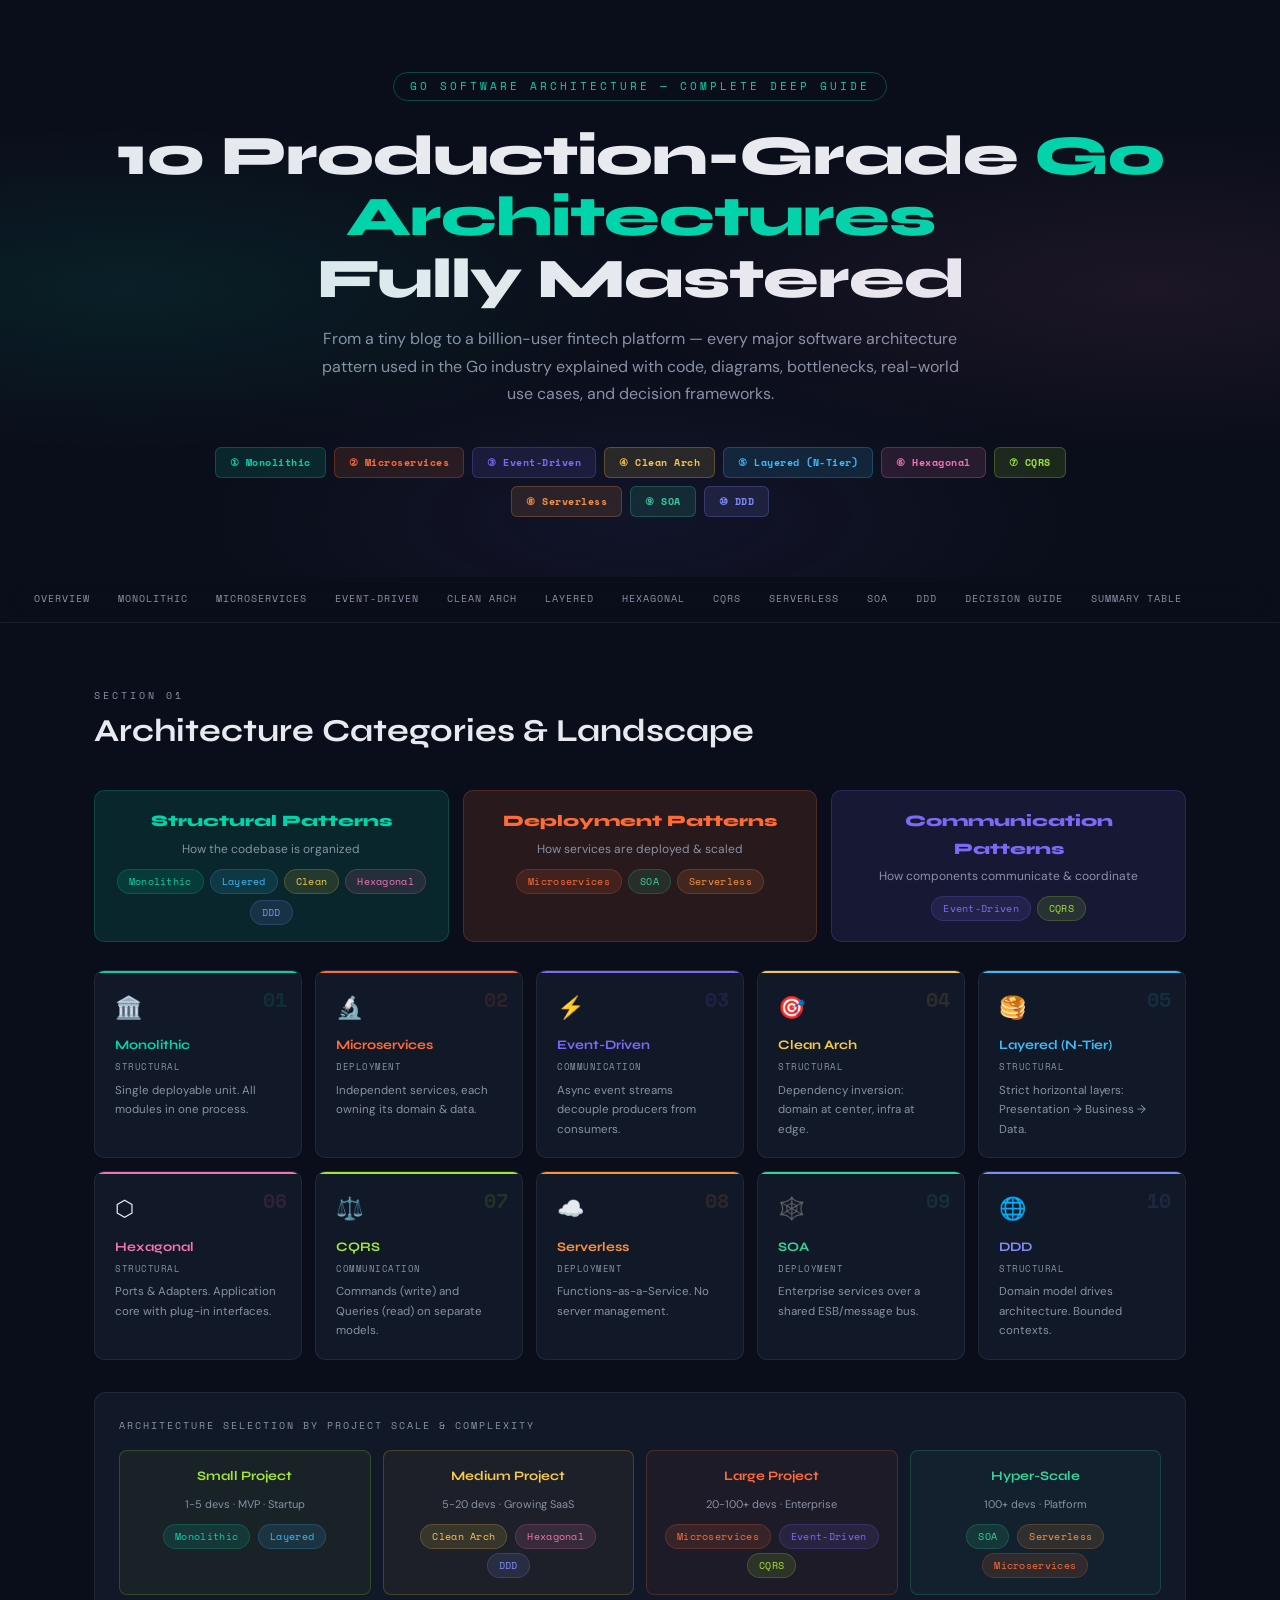
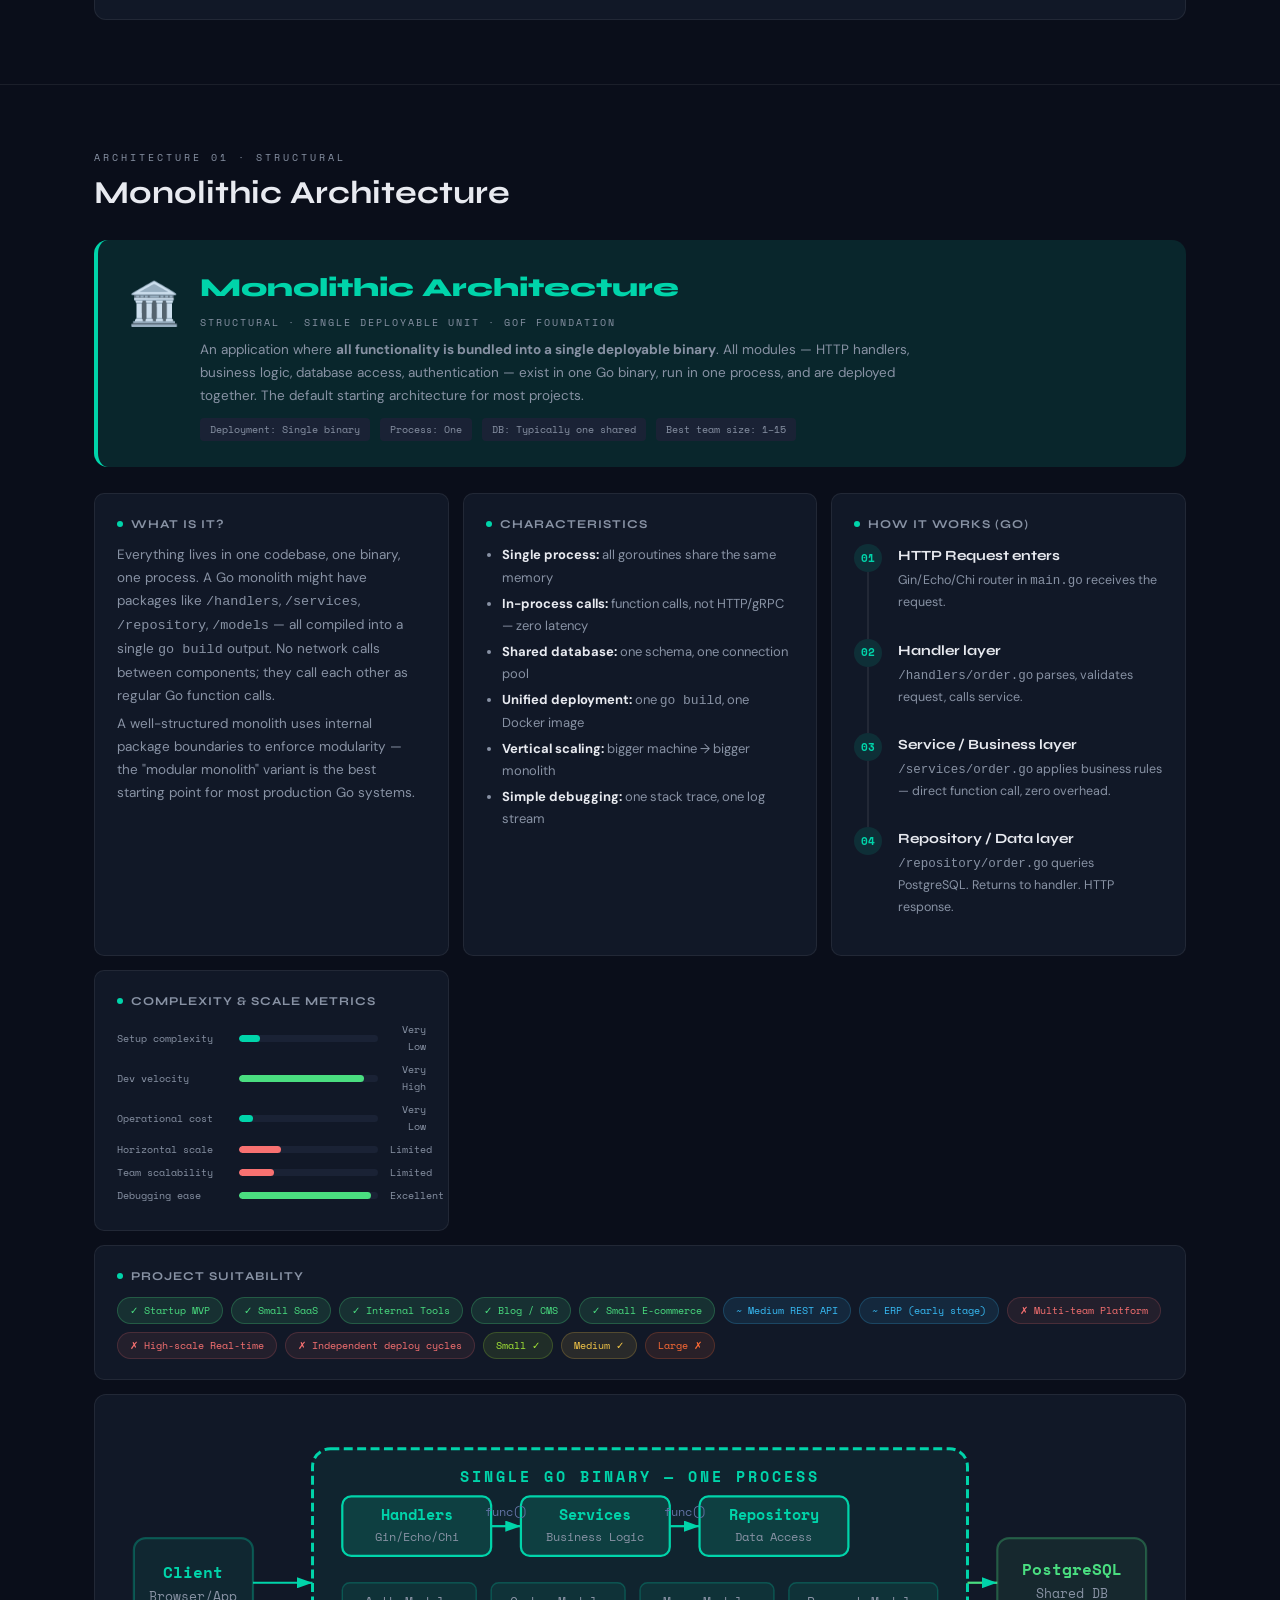
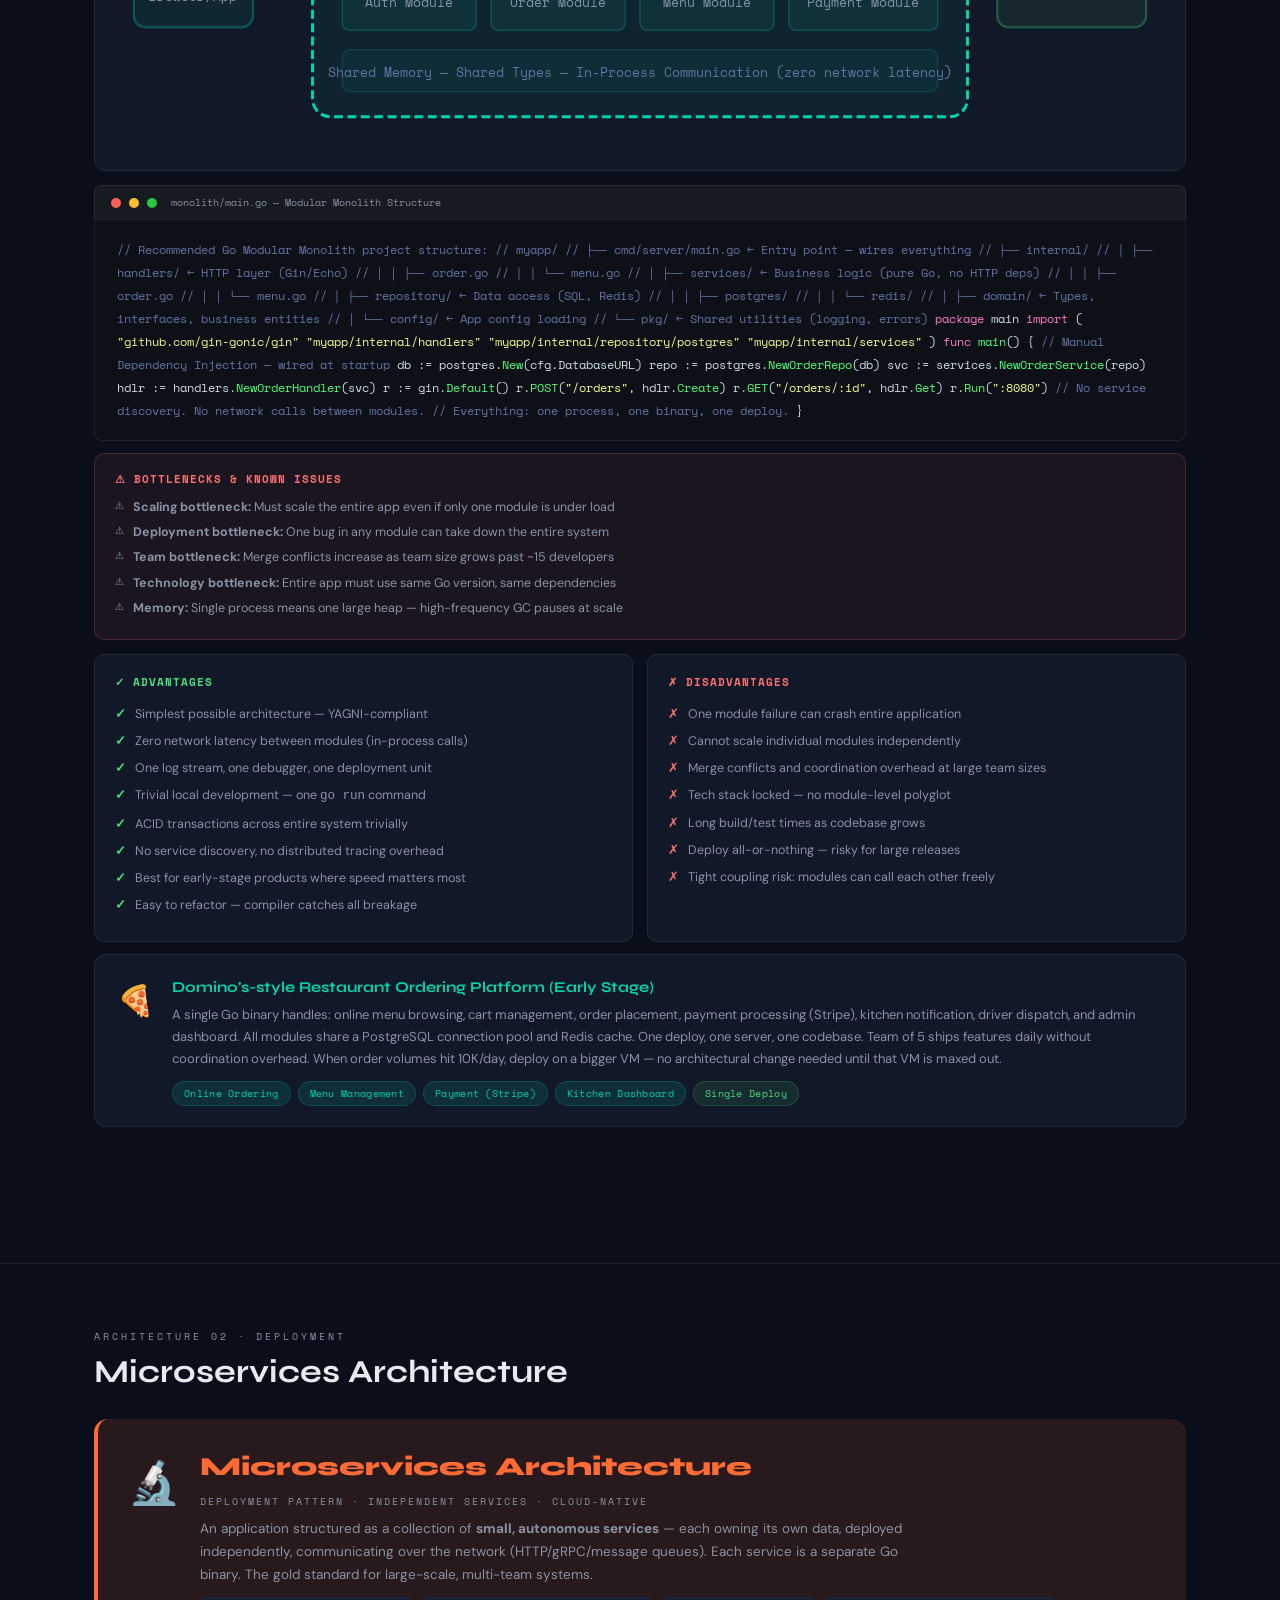
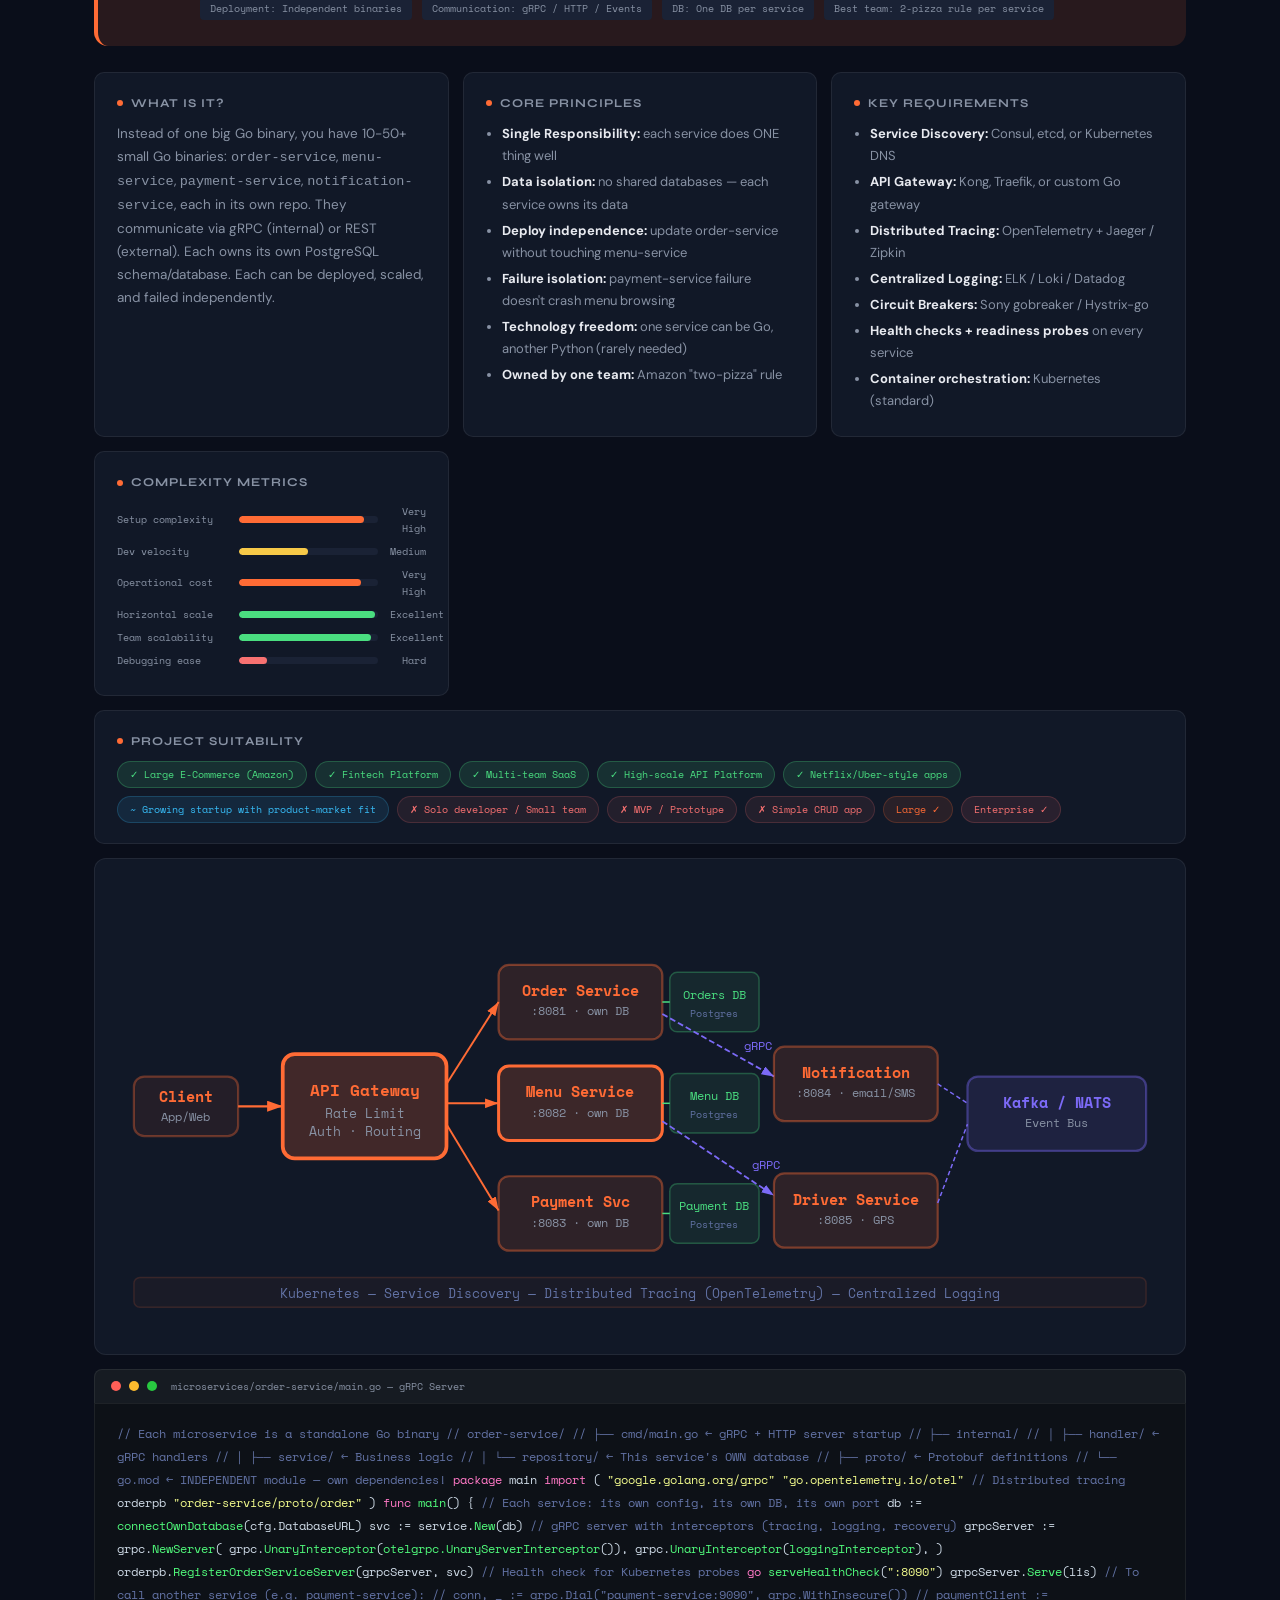
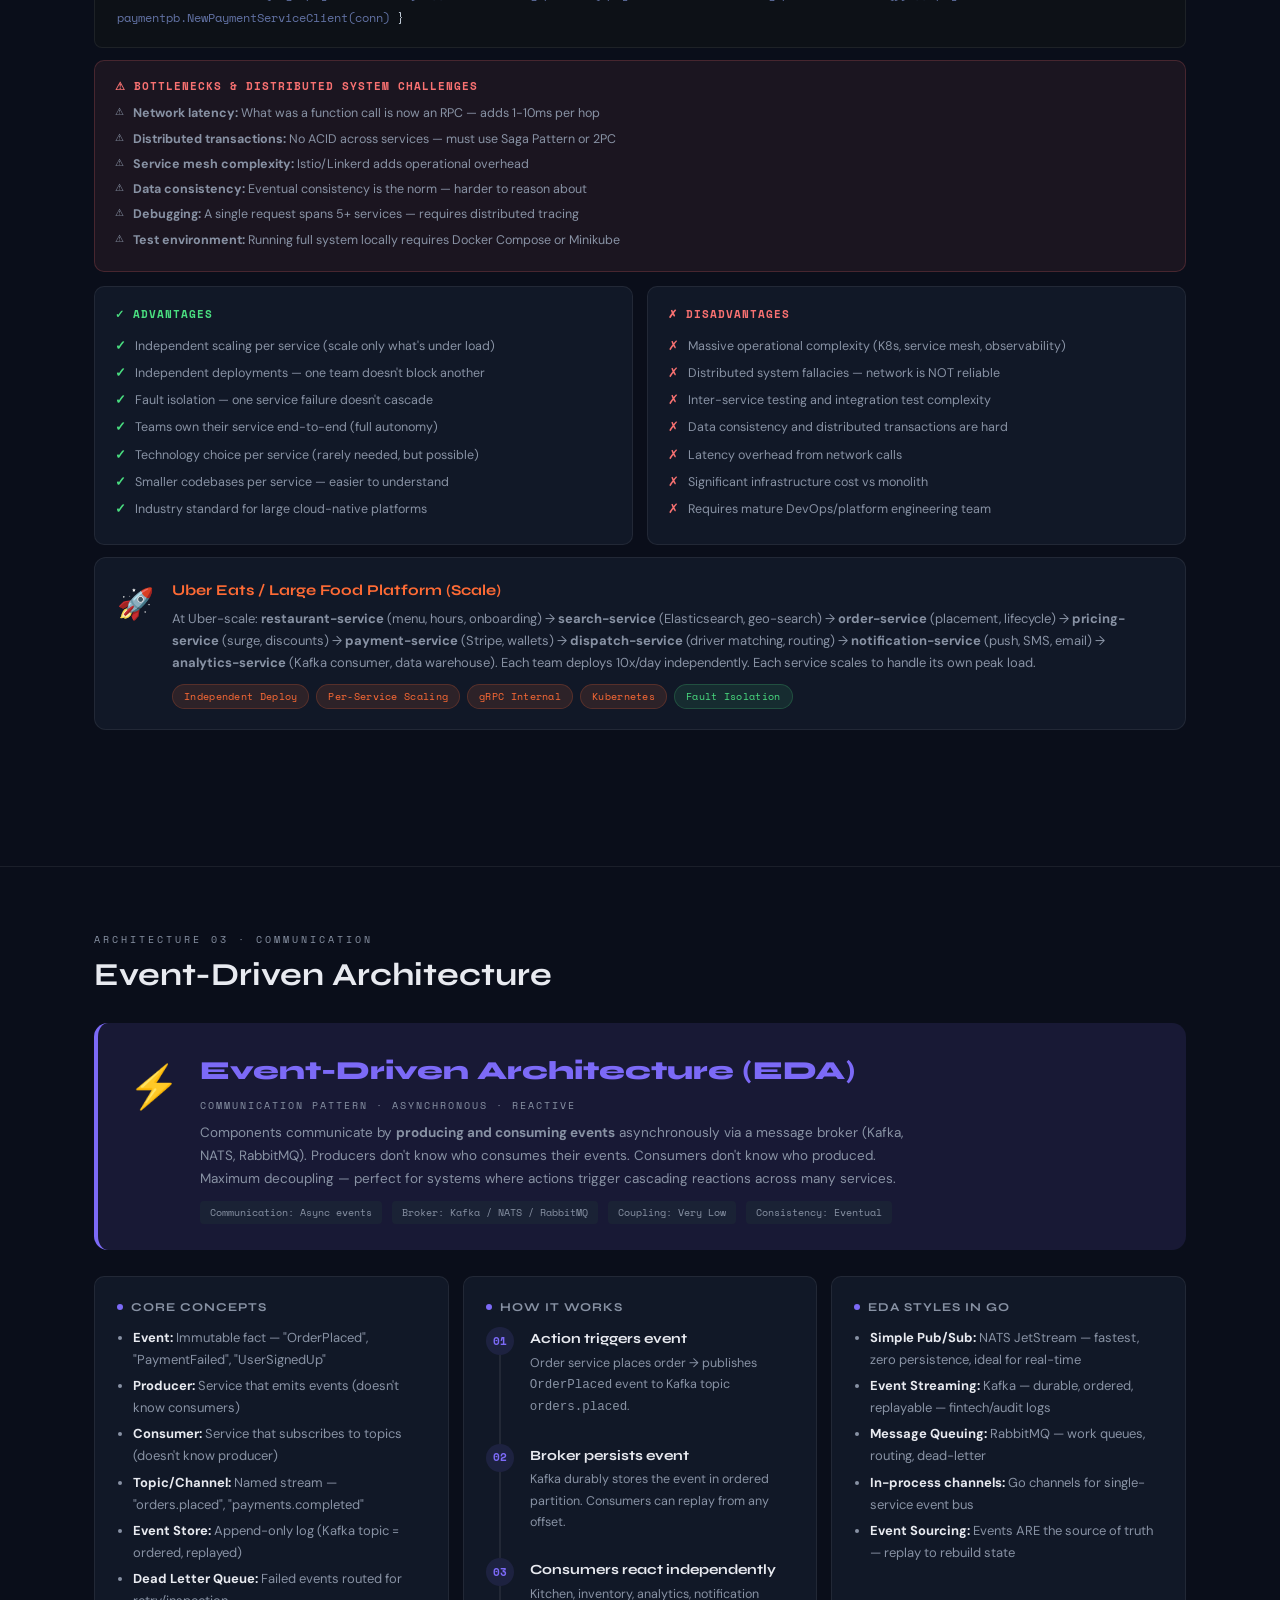
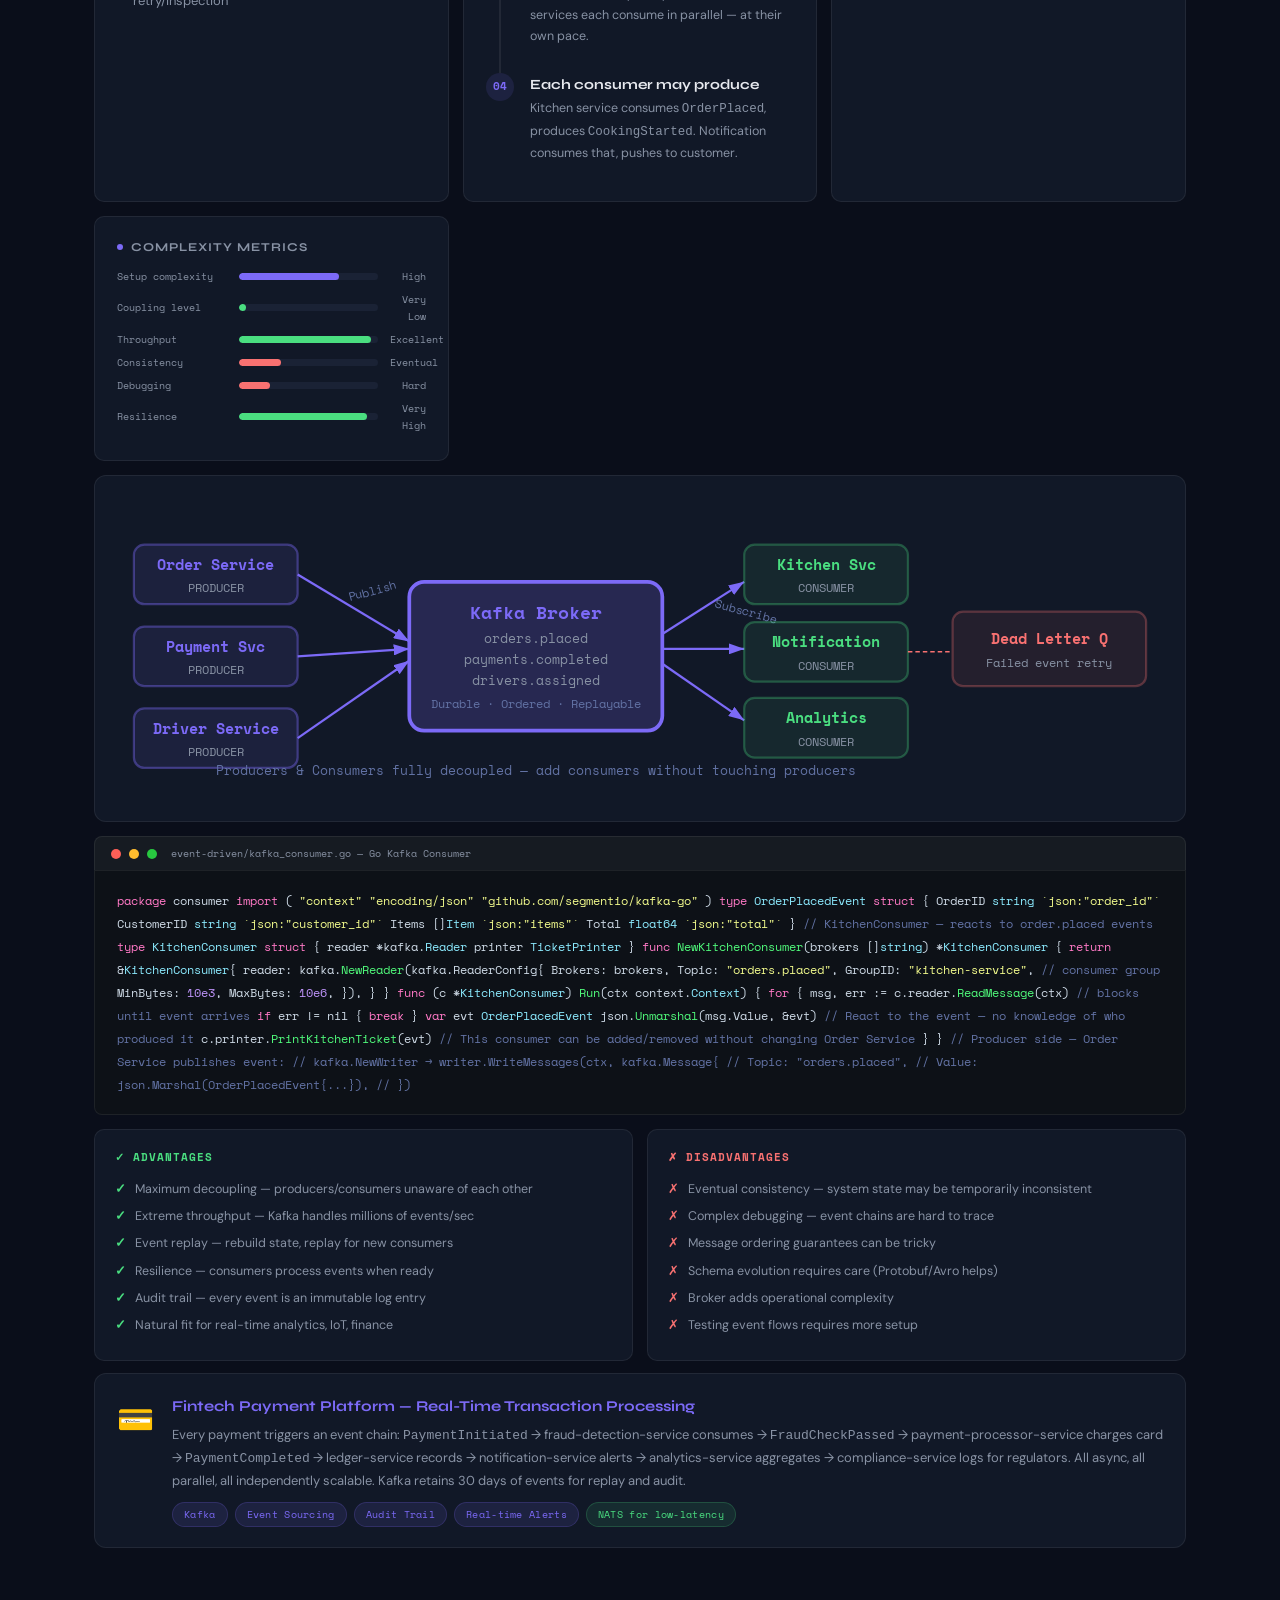
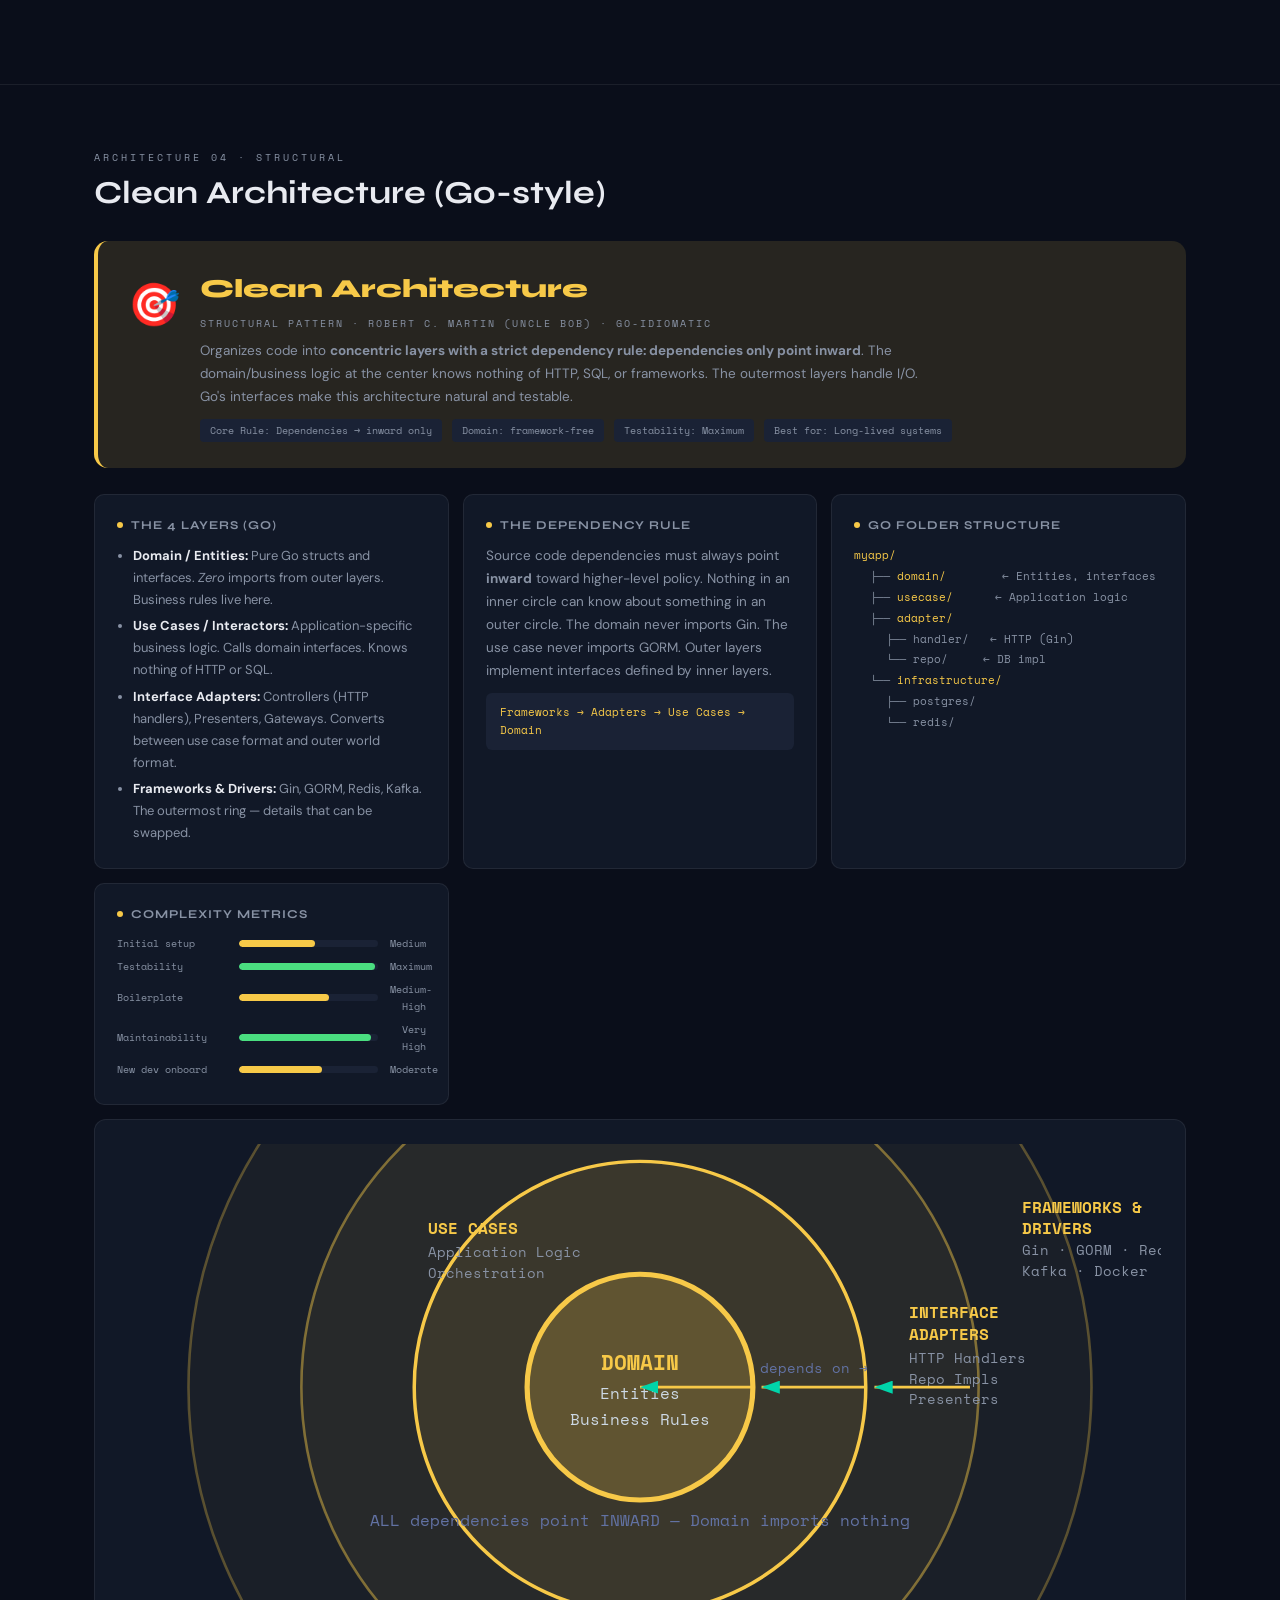
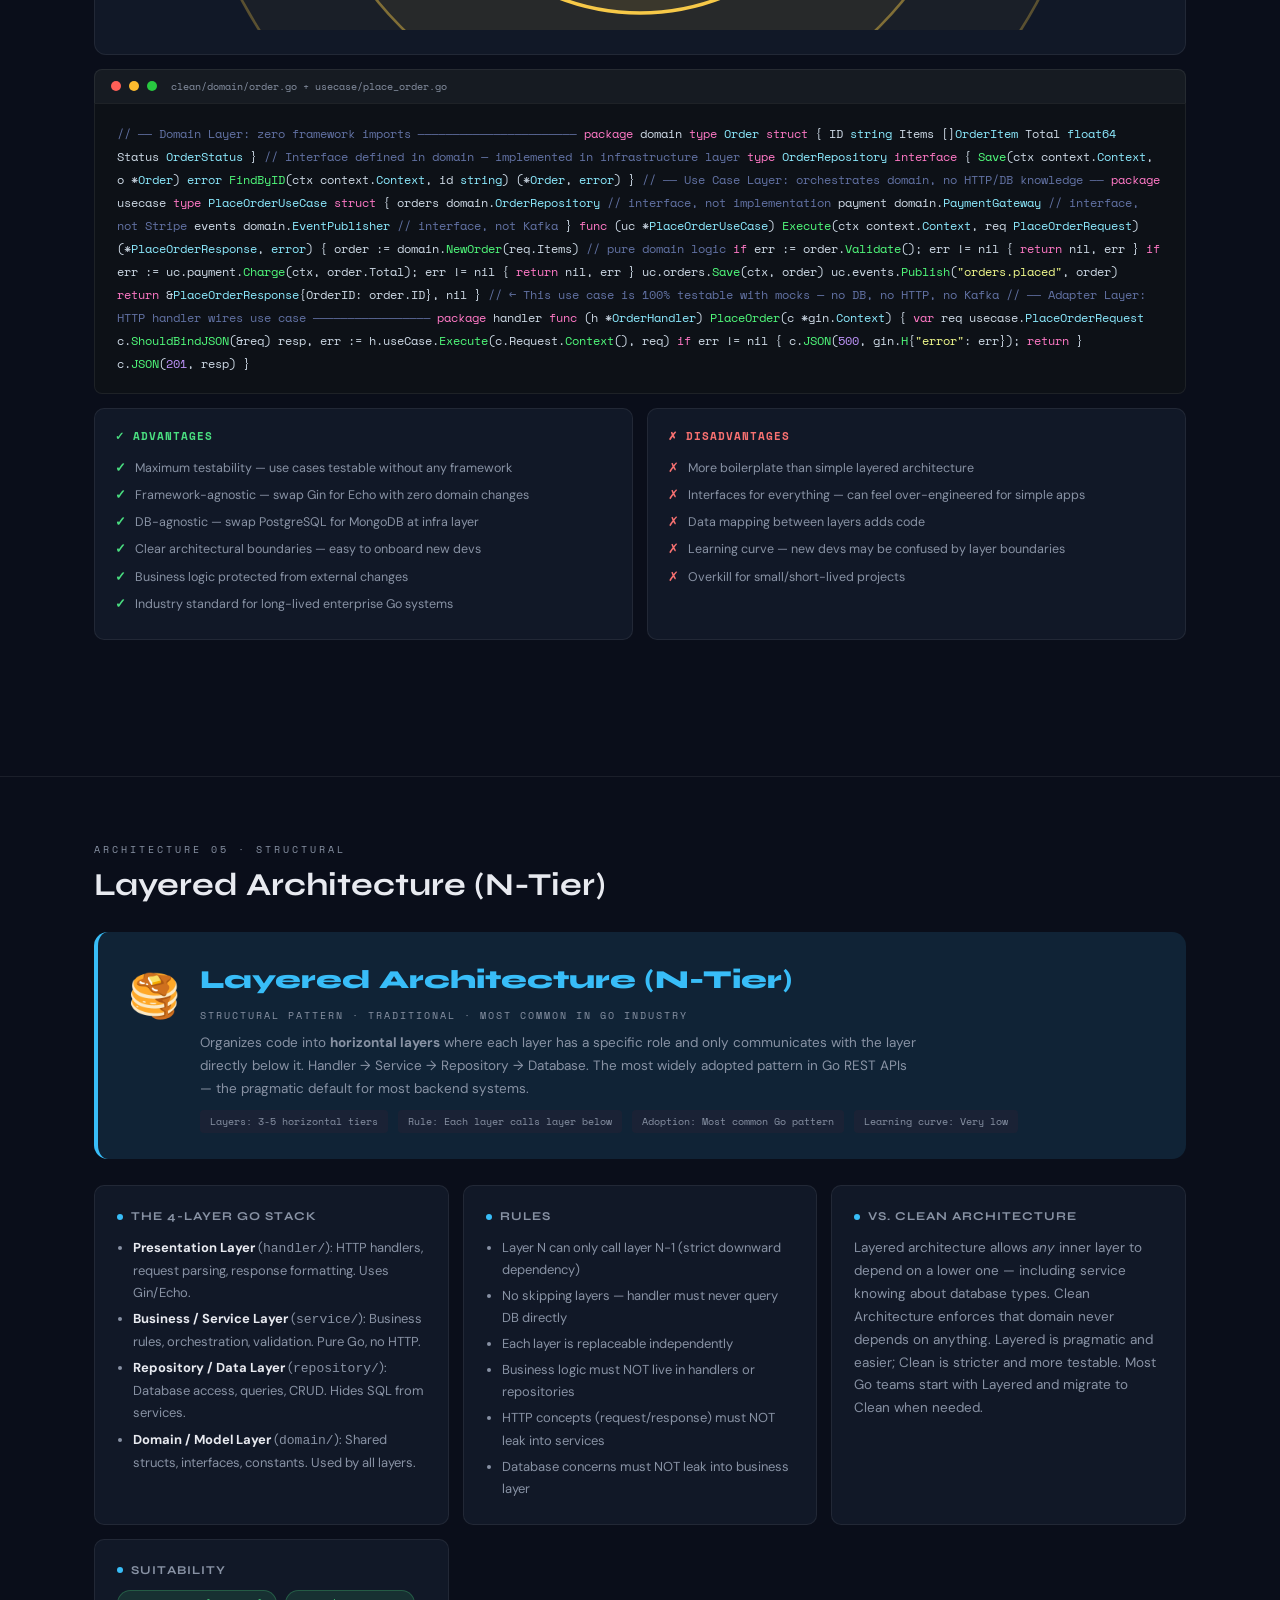
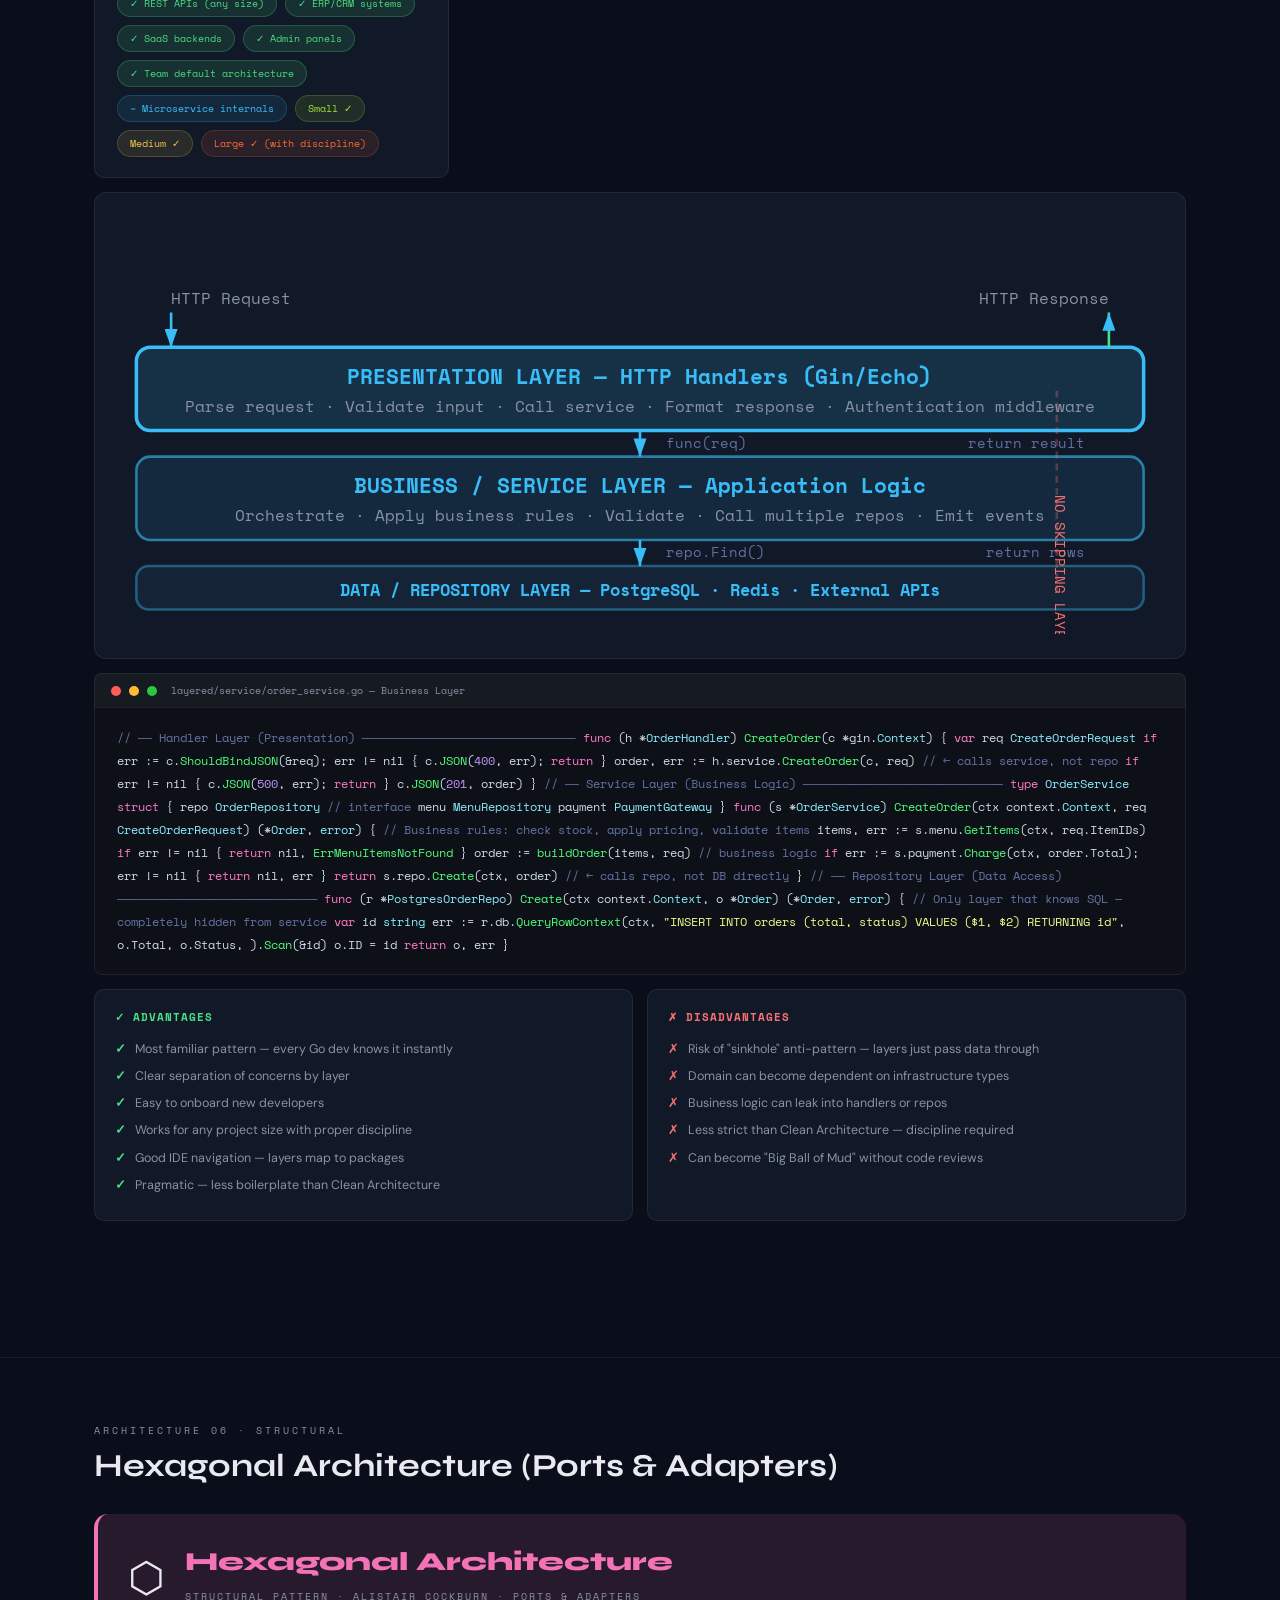
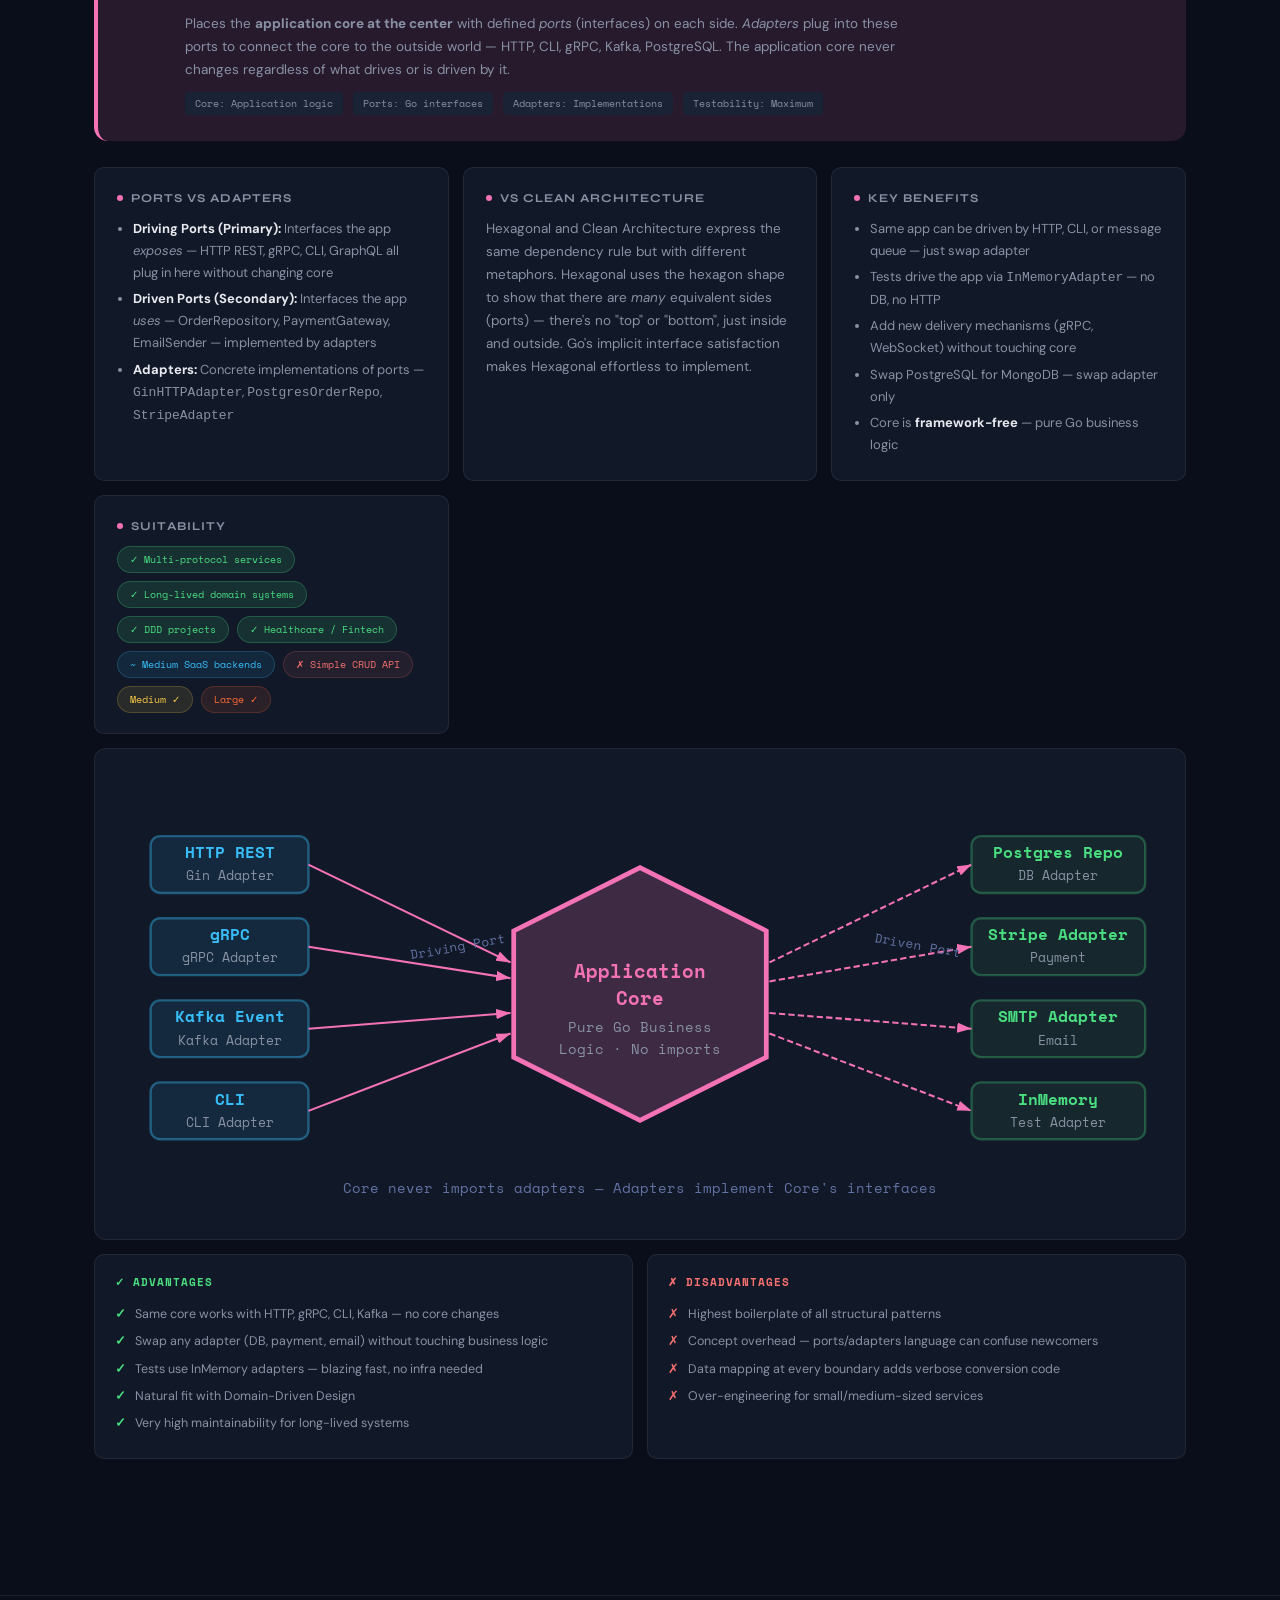
<file: go-arch.html>
<!DOCTYPE html>
<html lang="en">

<head>
  <meta charset="UTF-8">
  <meta name="viewport" content="width=device-width, initial-scale=1.0">
  <title>Go Software Architecture — Deep Guide</title>
  <link rel="stylesheet" href="go-arch.css">
  <link
    href="https://fonts.googleapis.com/css2?family=Space+Mono:wght@400;700&family=Syne:wght@400;600;700;800&family=DM+Sans:wght@300;400;500&display=swap"
    rel="stylesheet">
</head>

<body>

  <!-- ═══ HERO ═══ -->
  <div class="hero">
    <div class="hero-tag">Go Software Architecture — Complete Deep Guide</div>
    <h1>10 Production-Grade <span>Go Architectures</span><br>Fully Mastered</h1>
    <p>From a tiny blog to a billion-user fintech platform — every major software architecture pattern used in the Go
      industry explained with code, diagrams, bottlenecks, real-world use cases, and decision frameworks.</p>
    <div class="hero-pills">
      <div class="hpill hp1">① Monolithic</div>
      <div class="hpill hp2">② Microservices</div>
      <div class="hpill hp3">③ Event-Driven</div>
      <div class="hpill hp4">④ Clean Arch</div>
      <div class="hpill hp5">⑤ Layered (N-Tier)</div>
      <div class="hpill hp6">⑥ Hexagonal</div>
      <div class="hpill hp7">⑦ CQRS</div>
      <div class="hpill hp8">⑧ Serverless</div>
      <div class="hpill hp9">⑨ SOA</div>
      <div class="hpill hp10">⑩ DDD</div>
    </div>
  </div>

  <!-- ═══ NAV ═══ -->
  <nav>
    <a href="#overview">Overview</a>
    <a href="#monolithic">Monolithic</a>
    <a href="#microservices">Microservices</a>
    <a href="#event">Event-Driven</a>
    <a href="#clean">Clean Arch</a>
    <a href="#layered">Layered</a>
    <a href="#hexagonal">Hexagonal</a>
    <a href="#cqrs">CQRS</a>
    <a href="#serverless">Serverless</a>
    <a href="#soa">SOA</a>
    <a href="#ddd">DDD</a>
    <a href="#decision">Decision Guide</a>
    <a href="#summary">Summary Table</a>
  </nav>

  <!-- ═══ OVERVIEW ═══ -->
  <section id="overview">
    <div class="container">
      <div class="section-label">Section 01</div>
      <div class="section-title">Architecture Categories & Landscape</div>

      <div style="display:grid;grid-template-columns:repeat(auto-fit,minmax(220px,1fr));gap:14px;margin-bottom:28px;">
        <div
          style="background:var(--mono-dim);border:1px solid rgba(0,212,170,.2);border-radius:10px;padding:16px 18px;text-align:center;">
          <div style="font-family:'Syne',sans-serif;font-size:16px;font-weight:800;color:var(--mono);">Structural
            Patterns</div>
          <div style="font-size:12px;color:var(--muted);margin-top:4px;">How the codebase is organized</div>
          <div style="margin-top:10px;display:flex;gap:6px;flex-wrap:wrap;justify-content:center;">
            <span class="tag t-mono">Monolithic</span><span class="tag t-layer">Layered</span><span
              class="tag t-clean">Clean</span><span class="tag t-hexa">Hexagonal</span><span
              class="tag t-ddd">DDD</span>
          </div>
        </div>
        <div
          style="background:var(--micro-dim);border:1px solid rgba(255,107,53,.2);border-radius:10px;padding:16px 18px;text-align:center;">
          <div style="font-family:'Syne',sans-serif;font-size:16px;font-weight:800;color:var(--micro);">Deployment
            Patterns</div>
          <div style="font-size:12px;color:var(--muted);margin-top:4px;">How services are deployed & scaled</div>
          <div style="margin-top:10px;display:flex;gap:6px;flex-wrap:wrap;justify-content:center;">
            <span class="tag t-micro">Microservices</span><span class="tag t-soa">SOA</span><span
              class="tag t-server">Serverless</span>
          </div>
        </div>
        <div
          style="background:var(--event-dim);border:1px solid rgba(124,106,247,.2);border-radius:10px;padding:16px 18px;text-align:center;">
          <div style="font-family:'Syne',sans-serif;font-size:16px;font-weight:800;color:var(--event);">Communication
            Patterns</div>
          <div style="font-size:12px;color:var(--muted);margin-top:4px;">How components communicate & coordinate</div>
          <div style="margin-top:10px;display:flex;gap:6px;flex-wrap:wrap;justify-content:center;">
            <span class="tag t-event">Event-Driven</span><span class="tag t-cqrs">CQRS</span>
          </div>
        </div>
      </div>

      <div class="arch-overview-grid">
        <div class="ao-card ac-mono"><span class="ao-icon">🏛️</span>
          <div class="ao-name">Monolithic</div>
          <div class="ao-cat">Structural</div>
          <div class="ao-desc">Single deployable unit. All modules in one process.</div>
          <div class="ao-num">01</div>
        </div>
        <div class="ao-card ac-micro"><span class="ao-icon">🔬</span>
          <div class="ao-name">Microservices</div>
          <div class="ao-cat">Deployment</div>
          <div class="ao-desc">Independent services, each owning its domain & data.</div>
          <div class="ao-num">02</div>
        </div>
        <div class="ao-card ac-event"><span class="ao-icon">⚡</span>
          <div class="ao-name">Event-Driven</div>
          <div class="ao-cat">Communication</div>
          <div class="ao-desc">Async event streams decouple producers from consumers.</div>
          <div class="ao-num">03</div>
        </div>
        <div class="ao-card ac-clean"><span class="ao-icon">🎯</span>
          <div class="ao-name">Clean Arch</div>
          <div class="ao-cat">Structural</div>
          <div class="ao-desc">Dependency inversion: domain at center, infra at edge.</div>
          <div class="ao-num">04</div>
        </div>
        <div class="ao-card ac-layer"><span class="ao-icon">🥞</span>
          <div class="ao-name">Layered (N-Tier)</div>
          <div class="ao-cat">Structural</div>
          <div class="ao-desc">Strict horizontal layers: Presentation → Business → Data.</div>
          <div class="ao-num">05</div>
        </div>
        <div class="ao-card ac-hexa"><span class="ao-icon">⬡</span>
          <div class="ao-name">Hexagonal</div>
          <div class="ao-cat">Structural</div>
          <div class="ao-desc">Ports & Adapters. Application core with plug-in interfaces.</div>
          <div class="ao-num">06</div>
        </div>
        <div class="ao-card ac-cqrs"><span class="ao-icon">⚖️</span>
          <div class="ao-name">CQRS</div>
          <div class="ao-cat">Communication</div>
          <div class="ao-desc">Commands (write) and Queries (read) on separate models.</div>
          <div class="ao-num">07</div>
        </div>
        <div class="ao-card ac-server"><span class="ao-icon">☁️</span>
          <div class="ao-name">Serverless</div>
          <div class="ao-cat">Deployment</div>
          <div class="ao-desc">Functions-as-a-Service. No server management.</div>
          <div class="ao-num">08</div>
        </div>
        <div class="ao-card ac-soa"><span class="ao-icon">🕸️</span>
          <div class="ao-name">SOA</div>
          <div class="ao-cat">Deployment</div>
          <div class="ao-desc">Enterprise services over a shared ESB/message bus.</div>
          <div class="ao-num">09</div>
        </div>
        <div class="ao-card ac-ddd"><span class="ao-icon">🌐</span>
          <div class="ao-name">DDD</div>
          <div class="ao-cat">Structural</div>
          <div class="ao-desc">Domain model drives architecture. Bounded contexts.</div>
          <div class="ao-num">10</div>
        </div>
      </div>

      <!-- Scale-Complexity Grid -->
      <div
        style="background:var(--surface);border:1px solid var(--border);border-radius:12px;padding:24px;margin-top:8px;">
        <div
          style="font-family:'Space Mono',monospace;font-size:10px;text-transform:uppercase;letter-spacing:2px;color:var(--muted);margin-bottom:16px;">
          Architecture Selection by Project Scale & Complexity</div>
        <div style="display:grid;grid-template-columns:repeat(4,1fr);gap:12px;text-align:center;">
          <div
            style="border:1px solid rgba(163,230,53,.2);border-radius:8px;padding:14px;background:rgba(163,230,53,.05);">
            <div
              style="font-family:'Syne',sans-serif;font-size:13px;font-weight:700;color:var(--cqrs);margin-bottom:8px;">
              Small Project</div>
            <div style="font-size:11px;color:var(--muted);margin-bottom:8px;">1-5 devs · MVP · Startup</div>
            <div class="tag t-mono" style="display:inline-block;margin:2px;">Monolithic</div>
            <div class="tag t-layer" style="display:inline-block;margin:2px;">Layered</div>
          </div>
          <div
            style="border:1px solid rgba(247,201,72,.2);border-radius:8px;padding:14px;background:rgba(247,201,72,.05);">
            <div
              style="font-family:'Syne',sans-serif;font-size:13px;font-weight:700;color:var(--clean);margin-bottom:8px;">
              Medium Project</div>
            <div style="font-size:11px;color:var(--muted);margin-bottom:8px;">5-20 devs · Growing SaaS</div>
            <div class="tag t-clean" style="display:inline-block;margin:2px;">Clean Arch</div>
            <div class="tag t-hexa" style="display:inline-block;margin:2px;">Hexagonal</div>
            <div class="tag t-ddd" style="display:inline-block;margin:2px;">DDD</div>
          </div>
          <div
            style="border:1px solid rgba(255,107,53,.2);border-radius:8px;padding:14px;background:rgba(255,107,53,.05);">
            <div
              style="font-family:'Syne',sans-serif;font-size:13px;font-weight:700;color:var(--micro);margin-bottom:8px;">
              Large Project</div>
            <div style="font-size:11px;color:var(--muted);margin-bottom:8px;">20-100+ devs · Enterprise</div>
            <div class="tag t-micro" style="display:inline-block;margin:2px;">Microservices</div>
            <div class="tag t-event" style="display:inline-block;margin:2px;">Event-Driven</div>
            <div class="tag t-cqrs" style="display:inline-block;margin:2px;">CQRS</div>
          </div>
          <div
            style="border:1px solid rgba(52,211,153,.2);border-radius:8px;padding:14px;background:rgba(52,211,153,.05);">
            <div
              style="font-family:'Syne',sans-serif;font-size:13px;font-weight:700;color:var(--soa);margin-bottom:8px;">
              Hyper-Scale</div>
            <div style="font-size:11px;color:var(--muted);margin-bottom:8px;">100+ devs · Platform</div>
            <div class="tag t-soa" style="display:inline-block;margin:2px;">SOA</div>
            <div class="tag t-server" style="display:inline-block;margin:2px;">Serverless</div>
            <div class="tag t-micro" style="display:inline-block;margin:2px;">Microservices</div>
          </div>
        </div>
      </div>
    </div>
  </section>

  <!-- ═══ MONOLITHIC ═══ -->
  <section id="monolithic" class="ac-mono">
    <div class="container">
      <div class="section-label">Architecture 01 · Structural</div>
      <div class="section-title" style="margin-bottom:0">Monolithic Architecture</div>
      <div class="arch-block" style="margin-top:28px">
        <div class="arch-header ac-mono">
          <div class="arch-icon-lg">🏛️</div>
          <div>
            <div class="arch-name">Monolithic Architecture</div>
            <div class="arch-cat">Structural · Single Deployable Unit · GoF Foundation</div>
            <div class="arch-tagline">An application where <strong>all functionality is bundled into a single deployable
                binary</strong>. All modules — HTTP handlers, business logic, database access, authentication — exist in
              one Go binary, run in one process, and are deployed together. The default starting architecture for most
              projects.</div>
            <div class="stat-row">
              <span class="stat">Deployment: Single binary</span>
              <span class="stat">Process: One</span>
              <span class="stat">DB: Typically one shared</span>
              <span class="stat">Best team size: 1–15</span>
            </div>
          </div>
        </div>

        <!-- Characteristics -->
        <div class="info-grid">
          <div class="info-block">
            <h4><span class="dot" style="background:var(--mono)"></span> What Is It?</h4>
            <p>Everything lives in one codebase, one binary, one process. A Go monolith might have packages like
              <code>/handlers</code>, <code>/services</code>, <code>/repository</code>, <code>/models</code> — all
              compiled into a single <code>go build</code> output. No network calls between components; they call each
              other as regular Go function calls.
            </p>
            <p>A well-structured monolith uses internal package boundaries to enforce modularity — the "modular
              monolith" variant is the best starting point for most production Go systems.</p>
          </div>
          <div class="info-block">
            <h4><span class="dot" style="background:var(--mono)"></span> Characteristics</h4>
            <ul>
              <li><strong>Single process:</strong> all goroutines share the same memory</li>
              <li><strong>In-process calls:</strong> function calls, not HTTP/gRPC — zero latency</li>
              <li><strong>Shared database:</strong> one schema, one connection pool</li>
              <li><strong>Unified deployment:</strong> one <code>go build</code>, one Docker image</li>
              <li><strong>Vertical scaling:</strong> bigger machine → bigger monolith</li>
              <li><strong>Simple debugging:</strong> one stack trace, one log stream</li>
            </ul>
          </div>
          <div class="info-block">
            <h4><span class="dot" style="background:var(--mono)"></span> How It Works (Go)</h4>
            <div class="steps" style="margin-top:8px">
              <div class="step">
                <div class="step-num" style="background:var(--mono-dim);color:var(--mono);">01</div>
                <div class="step-body">
                  <h5>HTTP Request enters</h5>
                  <p>Gin/Echo/Chi router in <code>main.go</code> receives the request.</p>
                </div>
              </div>
              <div class="step">
                <div class="step-num" style="background:var(--mono-dim);color:var(--mono);">02</div>
                <div class="step-body">
                  <h5>Handler layer</h5>
                  <p><code>/handlers/order.go</code> parses, validates request, calls service.</p>
                </div>
              </div>
              <div class="step">
                <div class="step-num" style="background:var(--mono-dim);color:var(--mono);">03</div>
                <div class="step-body">
                  <h5>Service / Business layer</h5>
                  <p><code>/services/order.go</code> applies business rules — direct function call, zero overhead.</p>
                </div>
              </div>
              <div class="step">
                <div class="step-num" style="background:var(--mono-dim);color:var(--mono);">04</div>
                <div class="step-body">
                  <h5>Repository / Data layer</h5>
                  <p><code>/repository/order.go</code> queries PostgreSQL. Returns to handler. HTTP response.</p>
                </div>
              </div>
            </div>
          </div>
          <div class="info-block">
            <h4><span class="dot" style="background:var(--mono)"></span> Complexity & Scale Metrics</h4>
            <div class="meter-row"><span class="meter-label">Setup complexity</span>
              <div class="meter-track">
                <div class="meter-fill" style="width:15%;background:var(--mono)"></div>
              </div><span class="meter-val">Very Low</span>
            </div>
            <div class="meter-row"><span class="meter-label">Dev velocity</span>
              <div class="meter-track">
                <div class="meter-fill" style="width:90%;background:var(--pro)"></div>
              </div><span class="meter-val">Very High</span>
            </div>
            <div class="meter-row"><span class="meter-label">Operational cost</span>
              <div class="meter-track">
                <div class="meter-fill" style="width:10%;background:var(--mono)"></div>
              </div><span class="meter-val">Very Low</span>
            </div>
            <div class="meter-row"><span class="meter-label">Horizontal scale</span>
              <div class="meter-track">
                <div class="meter-fill" style="width:30%;background:var(--con)"></div>
              </div><span class="meter-val">Limited</span>
            </div>
            <div class="meter-row"><span class="meter-label">Team scalability</span>
              <div class="meter-track">
                <div class="meter-fill" style="width:25%;background:var(--con)"></div>
              </div><span class="meter-val">Limited</span>
            </div>
            <div class="meter-row"><span class="meter-label">Debugging ease</span>
              <div class="meter-track">
                <div class="meter-fill" style="width:95%;background:var(--pro)"></div>
              </div><span class="meter-val">Excellent</span>
            </div>
          </div>
        </div>

        <!-- Suitability -->
        <div class="info-block" style="margin-bottom:14px">
          <h4><span class="dot" style="background:var(--mono)"></span> Project Suitability</h4>
          <div class="suit-grid">
            <span class="suit-badge sb-best">✓ Startup MVP</span>
            <span class="suit-badge sb-best">✓ Small SaaS</span>
            <span class="suit-badge sb-best">✓ Internal Tools</span>
            <span class="suit-badge sb-best">✓ Blog / CMS</span>
            <span class="suit-badge sb-best">✓ Small E-commerce</span>
            <span class="suit-badge sb-good">~ Medium REST API</span>
            <span class="suit-badge sb-good">~ ERP (early stage)</span>
            <span class="suit-badge sb-avoid">✗ Multi-team Platform</span>
            <span class="suit-badge sb-avoid">✗ High-scale Real-time</span>
            <span class="suit-badge sb-avoid">✗ Independent deploy cycles</span>
            <span class="suit-badge sb-size-sm">Small ✓</span>
            <span class="suit-badge sb-size-md">Medium ✓</span>
            <span class="suit-badge sb-size-lg">Large ✗</span>
          </div>
        </div>

        <!-- Diagram -->
        <div class="diagram-wrap">
          <svg viewBox="0 0 700 220" xmlns="http://www.w3.org/2000/svg" style="font-family:'Space Mono',monospace">
            <defs>
              <marker id="am" markerWidth="7" markerHeight="5" refX="7" refY="2.5" orient="auto">
                <polygon points="0 0,7 2.5,0 5" fill="#00d4aa" />
              </marker>
            </defs>
            <!-- Client -->
            <rect x="10" y="80" width="80" height="60" rx="8" fill="rgba(0,212,170,.08)" stroke="rgba(0,212,170,.3)"
              stroke-width="1.5" />
            <text x="50" y="107" text-anchor="middle" fill="#00d4aa" font-size="11" font-weight="bold">Client</text>
            <text x="50" y="122" text-anchor="middle" fill="#8892a4" font-size="9">Browser/App</text>
            <line x1="90" y1="110" x2="130" y2="110" stroke="#00d4aa" stroke-width="1.5" marker-end="url(#am)" />

            <!-- Monolith big box -->
            <rect x="130" y="20" width="440" height="180" rx="12" fill="rgba(0,212,170,.06)" stroke="#00d4aa"
              stroke-width="2" stroke-dasharray="6,3" />
            <text x="350" y="42" text-anchor="middle" fill="#00d4aa" font-size="10" font-weight="bold"
              letter-spacing="2">SINGLE GO BINARY — ONE PROCESS</text>

            <!-- Layers inside -->
            <rect x="150" y="52" width="100" height="40" rx="6" fill="rgba(0,212,170,.15)" stroke="#00d4aa"
              stroke-width="1.5" />
            <text x="200" y="68" text-anchor="middle" fill="#00d4aa" font-size="10" font-weight="bold">Handlers</text>
            <text x="200" y="82" text-anchor="middle" fill="#8892a4" font-size="8">Gin/Echo/Chi</text>

            <rect x="270" y="52" width="100" height="40" rx="6" fill="rgba(0,212,170,.15)" stroke="#00d4aa"
              stroke-width="1.5" />
            <text x="320" y="68" text-anchor="middle" fill="#00d4aa" font-size="10" font-weight="bold">Services</text>
            <text x="320" y="82" text-anchor="middle" fill="#8892a4" font-size="8">Business Logic</text>

            <rect x="390" y="52" width="100" height="40" rx="6" fill="rgba(0,212,170,.15)" stroke="#00d4aa"
              stroke-width="1.5" />
            <text x="440" y="68" text-anchor="middle" fill="#00d4aa" font-size="10" font-weight="bold">Repository</text>
            <text x="440" y="82" text-anchor="middle" fill="#8892a4" font-size="8">Data Access</text>

            <!-- Function call arrows (inside same process) -->
            <line x1="250" y1="72" x2="270" y2="72" stroke="#00d4aa" stroke-width="1.5" marker-end="url(#am)" />
            <line x1="370" y1="72" x2="390" y2="72" stroke="#00d4aa" stroke-width="1.5" marker-end="url(#am)" />
            <text x="260" y="65" text-anchor="middle" fill="#6272a4" font-size="8">func()</text>
            <text x="380" y="65" text-anchor="middle" fill="#6272a4" font-size="8">func()</text>

            <!-- Sub-modules row -->
            <rect x="150" y="110" width="90" height="32" rx="5" fill="rgba(0,212,170,.08)" stroke="rgba(0,212,170,.25)"
              stroke-width="1" />
            <text x="195" y="126" text-anchor="middle" fill="#8892a4" font-size="9">Auth Module</text>
            <rect x="250" y="110" width="90" height="32" rx="5" fill="rgba(0,212,170,.08)" stroke="rgba(0,212,170,.25)"
              stroke-width="1" />
            <text x="295" y="126" text-anchor="middle" fill="#8892a4" font-size="9">Order Module</text>
            <rect x="350" y="110" width="90" height="32" rx="5" fill="rgba(0,212,170,.08)" stroke="rgba(0,212,170,.25)"
              stroke-width="1" />
            <text x="395" y="126" text-anchor="middle" fill="#8892a4" font-size="9">Menu Module</text>
            <rect x="450" y="110" width="100" height="32" rx="5" fill="rgba(0,212,170,.08)" stroke="rgba(0,212,170,.25)"
              stroke-width="1" />
            <text x="500" y="126" text-anchor="middle" fill="#8892a4" font-size="9">Payment Module</text>

            <!-- Shared Memory label -->
            <rect x="150" y="155" width="400" height="28" rx="5" fill="rgba(0,212,170,.05)" stroke="rgba(0,212,170,.15)"
              stroke-width="1" />
            <text x="350" y="173" text-anchor="middle" fill="#6272a4" font-size="9">Shared Memory — Shared Types —
              In-Process Communication (zero network latency)</text>

            <!-- DB -->
            <rect x="590" y="80" width="100" height="60" rx="8" fill="rgba(74,222,128,.08)" stroke="rgba(74,222,128,.3)"
              stroke-width="1.5" />
            <text x="640" y="105" text-anchor="middle" fill="#4ade80" font-size="11"
              font-weight="bold">PostgreSQL</text>
            <text x="640" y="120" text-anchor="middle" fill="#8892a4" font-size="9">Shared DB</text>
            <line x1="570" y1="110" x2="590" y2="110" stroke="#4ade80" stroke-width="1.5" marker-end="url(#am)" />
          </svg>
        </div>

        <!-- Code -->
        <div class="code-bar">
          <div class="dr"></div>
          <div class="dy"></div>
          <div class="dg"></div><span class="cb-label">monolith/main.go — Modular Monolith Structure</span>
        </div>
        <div class="code-block"><span class="cmt">// Recommended Go Modular Monolith project structure:</span>
          <span class="cmt">// myapp/</span>
          <span class="cmt">// ├── cmd/server/main.go ← Entry point — wires everything</span>
          <span class="cmt">// ├── internal/</span>
          <span class="cmt">// │ ├── handlers/ ← HTTP layer (Gin/Echo)</span>
          <span class="cmt">// │ │ ├── order.go</span>
          <span class="cmt">// │ │ └── menu.go</span>
          <span class="cmt">// │ ├── services/ ← Business logic (pure Go, no HTTP deps)</span>
          <span class="cmt">// │ │ ├── order.go</span>
          <span class="cmt">// │ │ └── menu.go</span>
          <span class="cmt">// │ ├── repository/ ← Data access (SQL, Redis)</span>
          <span class="cmt">// │ │ ├── postgres/</span>
          <span class="cmt">// │ │ └── redis/</span>
          <span class="cmt">// │ ├── domain/ ← Types, interfaces, business entities</span>
          <span class="cmt">// │ └── config/ ← App config loading</span>
          <span class="cmt">// └── pkg/ ← Shared utilities (logging, errors)</span>

          <span class="kw">package</span> main

          <span class="kw">import</span> (
          <span class="str">"github.com/gin-gonic/gin"</span>
          <span class="str">"myapp/internal/handlers"</span>
          <span class="str">"myapp/internal/repository/postgres"</span>
          <span class="str">"myapp/internal/services"</span>
          )

          <span class="kw">func</span> <span class="fn">main</span>() {
          <span class="cmt">// Manual Dependency Injection — wired at startup</span>
          db := postgres.<span class="fn">New</span>(cfg.DatabaseURL)
          repo := postgres.<span class="fn">NewOrderRepo</span>(db)
          svc := services.<span class="fn">NewOrderService</span>(repo)
          hdlr := handlers.<span class="fn">NewOrderHandler</span>(svc)

          r := gin.<span class="fn">Default</span>()
          r.<span class="fn">POST</span>(<span class="str">"/orders"</span>, hdlr.<span class="fn">Create</span>)
          r.<span class="fn">GET</span>(<span class="str">"/orders/:id"</span>, hdlr.<span class="fn">Get</span>)
          r.<span class="fn">Run</span>(<span class="str">":8080"</span>)
          <span class="cmt">// No service discovery. No network calls between modules.</span>
          <span class="cmt">// Everything: one process, one binary, one deploy.</span>
          }
        </div>

        <div class="bottleneck">
          <h4>⚠ BOTTLENECKS & KNOWN ISSUES</h4>
          <ul>
            <li><strong>Scaling bottleneck:</strong> Must scale the entire app even if only one module is under load
            </li>
            <li><strong>Deployment bottleneck:</strong> One bug in any module can take down the entire system</li>
            <li><strong>Team bottleneck:</strong> Merge conflicts increase as team size grows past ~15 developers</li>
            <li><strong>Technology bottleneck:</strong> Entire app must use same Go version, same dependencies</li>
            <li><strong>Memory:</strong> Single process means one large heap — high-frequency GC pauses at scale</li>
          </ul>
        </div>

        <div class="pro-con-grid">
          <div class="pro-list">
            <h4>✓ ADVANTAGES</h4>
            <ul>
              <li>Simplest possible architecture — YAGNI-compliant</li>
              <li>Zero network latency between modules (in-process calls)</li>
              <li>One log stream, one debugger, one deployment unit</li>
              <li>Trivial local development — one <code>go run</code> command</li>
              <li>ACID transactions across entire system trivially</li>
              <li>No service discovery, no distributed tracing overhead</li>
              <li>Best for early-stage products where speed matters most</li>
              <li>Easy to refactor — compiler catches all breakage</li>
            </ul>
          </div>
          <div class="con-list">
            <h4>✗ DISADVANTAGES</h4>
            <ul>
              <li>One module failure can crash entire application</li>
              <li>Cannot scale individual modules independently</li>
              <li>Merge conflicts and coordination overhead at large team sizes</li>
              <li>Tech stack locked — no module-level polyglot</li>
              <li>Long build/test times as codebase grows</li>
              <li>Deploy all-or-nothing — risky for large releases</li>
              <li>Tight coupling risk: modules can call each other freely</li>
            </ul>
          </div>
        </div>

        <div class="example-card">
          <div class="example-icon">🍕</div>
          <div>
            <div class="example-title" style="color:var(--mono)">Domino's-style Restaurant Ordering Platform (Early
              Stage)</div>
            <div class="example-desc">A single Go binary handles: online menu browsing, cart management, order
              placement, payment processing (Stripe), kitchen notification, driver dispatch, and admin dashboard. All
              modules share a PostgreSQL connection pool and Redis cache. One deploy, one server, one codebase. Team of
              5 ships features daily without coordination overhead. When order volumes hit 10K/day, deploy on a bigger
              VM — no architectural change needed until that VM is maxed out.</div>
            <div class="tags">
              <span class="tag t-mono">Online Ordering</span>
              <span class="tag t-mono">Menu Management</span>
              <span class="tag t-mono">Payment (Stripe)</span>
              <span class="tag t-mono">Kitchen Dashboard</span>
              <span class="tag green">Single Deploy</span>
            </div>
          </div>
        </div>
      </div>
    </div>
  </section>

  <!-- ═══ MICROSERVICES ═══ -->
  <section id="microservices" class="ac-micro">
    <div class="container">
      <div class="section-label">Architecture 02 · Deployment</div>
      <div class="section-title" style="margin-bottom:0">Microservices Architecture</div>
      <div class="arch-block" style="margin-top:28px">
        <div class="arch-header ac-micro">
          <div class="arch-icon-lg">🔬</div>
          <div>
            <div class="arch-name">Microservices Architecture</div>
            <div class="arch-cat">Deployment Pattern · Independent Services · Cloud-Native</div>
            <div class="arch-tagline">An application structured as a collection of <strong>small, autonomous
                services</strong> — each owning its own data, deployed independently, communicating over the network
              (HTTP/gRPC/message queues). Each service is a separate Go binary. The gold standard for large-scale,
              multi-team systems.</div>
            <div class="stat-row">
              <span class="stat">Deployment: Independent binaries</span>
              <span class="stat">Communication: gRPC / HTTP / Events</span>
              <span class="stat">DB: One DB per service</span>
              <span class="stat">Best team: 2-pizza rule per service</span>
            </div>
          </div>
        </div>

        <div class="info-grid">
          <div class="info-block">
            <h4><span class="dot" style="background:var(--micro)"></span> What Is It?</h4>
            <p>Instead of one big Go binary, you have 10-50+ small Go binaries: <code>order-service</code>,
              <code>menu-service</code>, <code>payment-service</code>, <code>notification-service</code>, each in its
              own repo. They communicate via gRPC (internal) or REST (external). Each owns its own PostgreSQL
              schema/database. Each can be deployed, scaled, and failed independently.
            </p>
          </div>
          <div class="info-block">
            <h4><span class="dot" style="background:var(--micro)"></span> Core Principles</h4>
            <ul>
              <li><strong>Single Responsibility:</strong> each service does ONE thing well</li>
              <li><strong>Data isolation:</strong> no shared databases — each service owns its data</li>
              <li><strong>Deploy independence:</strong> update order-service without touching menu-service</li>
              <li><strong>Failure isolation:</strong> payment-service failure doesn't crash menu browsing</li>
              <li><strong>Technology freedom:</strong> one service can be Go, another Python (rarely needed)</li>
              <li><strong>Owned by one team:</strong> Amazon "two-pizza" rule</li>
            </ul>
          </div>
          <div class="info-block">
            <h4><span class="dot" style="background:var(--micro)"></span> Key Requirements</h4>
            <ul>
              <li><strong>Service Discovery:</strong> Consul, etcd, or Kubernetes DNS</li>
              <li><strong>API Gateway:</strong> Kong, Traefik, or custom Go gateway</li>
              <li><strong>Distributed Tracing:</strong> OpenTelemetry + Jaeger / Zipkin</li>
              <li><strong>Centralized Logging:</strong> ELK / Loki / Datadog</li>
              <li><strong>Circuit Breakers:</strong> Sony gobreaker / Hystrix-go</li>
              <li><strong>Health checks + readiness probes</strong> on every service</li>
              <li><strong>Container orchestration:</strong> Kubernetes (standard)</li>
            </ul>
          </div>
          <div class="info-block">
            <h4><span class="dot" style="background:var(--micro)"></span> Complexity Metrics</h4>
            <div class="meter-row"><span class="meter-label">Setup complexity</span>
              <div class="meter-track">
                <div class="meter-fill" style="width:90%;background:var(--micro)"></div>
              </div><span class="meter-val">Very High</span>
            </div>
            <div class="meter-row"><span class="meter-label">Dev velocity</span>
              <div class="meter-track">
                <div class="meter-fill" style="width:50%;background:var(--clean)"></div>
              </div><span class="meter-val">Medium</span>
            </div>
            <div class="meter-row"><span class="meter-label">Operational cost</span>
              <div class="meter-track">
                <div class="meter-fill" style="width:88%;background:var(--micro)"></div>
              </div><span class="meter-val">Very High</span>
            </div>
            <div class="meter-row"><span class="meter-label">Horizontal scale</span>
              <div class="meter-track">
                <div class="meter-fill" style="width:98%;background:var(--pro)"></div>
              </div><span class="meter-val">Excellent</span>
            </div>
            <div class="meter-row"><span class="meter-label">Team scalability</span>
              <div class="meter-track">
                <div class="meter-fill" style="width:95%;background:var(--pro)"></div>
              </div><span class="meter-val">Excellent</span>
            </div>
            <div class="meter-row"><span class="meter-label">Debugging ease</span>
              <div class="meter-track">
                <div class="meter-fill" style="width:20%;background:var(--con)"></div>
              </div><span class="meter-val">Hard</span>
            </div>
          </div>
        </div>

        <div class="info-block" style="margin-bottom:14px">
          <h4><span class="dot" style="background:var(--micro)"></span> Project Suitability</h4>
          <div class="suit-grid">
            <span class="suit-badge sb-best">✓ Large E-Commerce (Amazon)</span>
            <span class="suit-badge sb-best">✓ Fintech Platform</span>
            <span class="suit-badge sb-best">✓ Multi-team SaaS</span>
            <span class="suit-badge sb-best">✓ High-scale API Platform</span>
            <span class="suit-badge sb-best">✓ Netflix/Uber-style apps</span>
            <span class="suit-badge sb-good">~ Growing startup with product-market fit</span>
            <span class="suit-badge sb-avoid">✗ Solo developer / Small team</span>
            <span class="suit-badge sb-avoid">✗ MVP / Prototype</span>
            <span class="suit-badge sb-avoid">✗ Simple CRUD app</span>
            <span class="suit-badge sb-size-lg">Large ✓</span>
            <span class="suit-badge sb-size-xl"
              style="background:rgba(248,113,113,.1);color:var(--con);border-color:rgba(248,113,113,.2);">Enterprise
              ✓</span>
          </div>
        </div>

        <!-- Architecture Diagram -->
        <div class="diagram-wrap">
          <svg viewBox="0 0 700 300" xmlns="http://www.w3.org/2000/svg" style="font-family:'Space Mono',monospace">
            <defs>
              <marker id="amicro" markerWidth="7" markerHeight="5" refX="7" refY="2.5" orient="auto">
                <polygon points="0 0,7 2.5,0 5" fill="#ff6b35" />
              </marker>
              <marker id="agrpc" markerWidth="7" markerHeight="5" refX="7" refY="2.5" orient="auto">
                <polygon points="0 0,7 2.5,0 5" fill="#7c6af7" />
              </marker>
            </defs>

            <!-- Client -->
            <rect x="10" y="130" width="70" height="40" rx="7" fill="rgba(255,107,53,.08)" stroke="rgba(255,107,53,.35)"
              stroke-width="1.5" />
            <text x="45" y="147" text-anchor="middle" fill="#ff6b35" font-size="10" font-weight="bold">Client</text>
            <text x="45" y="160" text-anchor="middle" fill="#8892a4" font-size="8">App/Web</text>
            <line x1="80" y1="150" x2="110" y2="150" stroke="#ff6b35" stroke-width="1.5" marker-end="url(#amicro)" />

            <!-- API Gateway -->
            <rect x="110" y="115" width="110" height="70" rx="8" fill="rgba(255,107,53,.2)" stroke="#ff6b35"
              stroke-width="2.5" />
            <text x="165" y="143" text-anchor="middle" fill="#ff6b35" font-size="11" font-weight="bold">API
              Gateway</text>
            <text x="165" y="158" text-anchor="middle" fill="#8892a4" font-size="9">Rate Limit</text>
            <text x="165" y="170" text-anchor="middle" fill="#8892a4" font-size="9">Auth · Routing</text>

            <!-- Services column -->
            <line x1="220" y1="135" x2="255" y2="80" stroke="#ff6b35" stroke-width="1.3" marker-end="url(#amicro)" />
            <line x1="220" y1="148" x2="255" y2="148" stroke="#ff6b35" stroke-width="1.3" marker-end="url(#amicro)" />
            <line x1="220" y1="162" x2="255" y2="220" stroke="#ff6b35" stroke-width="1.3" marker-end="url(#amicro)" />

            <!-- Order Service -->
            <rect x="255" y="55" width="110" height="50" rx="7" fill="rgba(255,107,53,.12)" stroke="rgba(255,107,53,.4)"
              stroke-width="1.5" />
            <text x="310" y="76" text-anchor="middle" fill="#ff6b35" font-size="10" font-weight="bold">Order
              Service</text>
            <text x="310" y="89" text-anchor="middle" fill="#8892a4" font-size="8">:8081 · own DB</text>
            <!-- Own DB -->
            <rect x="370" y="60" width="60" height="40" rx="5" fill="rgba(74,222,128,.08)" stroke="rgba(74,222,128,.3)"
              stroke-width="1" />
            <text x="400" y="78" text-anchor="middle" fill="#4ade80" font-size="8">Orders DB</text>
            <text x="400" y="90" text-anchor="middle" fill="#6272a4" font-size="7">Postgres</text>
            <line x1="365" y1="80" x2="370" y2="80" stroke="#4ade80" stroke-width="1" />

            <!-- Menu Service -->
            <rect x="255" y="123" width="110" height="50" rx="7" fill="rgba(255,107,53,.18)" stroke="#ff6b35"
              stroke-width="2" />
            <text x="310" y="144" text-anchor="middle" fill="#ff6b35" font-size="10" font-weight="bold">Menu
              Service</text>
            <text x="310" y="157" text-anchor="middle" fill="#8892a4" font-size="8">:8082 · own DB</text>
            <rect x="370" y="128" width="60" height="40" rx="5" fill="rgba(74,222,128,.08)" stroke="rgba(74,222,128,.3)"
              stroke-width="1" />
            <text x="400" y="146" text-anchor="middle" fill="#4ade80" font-size="8">Menu DB</text>
            <text x="400" y="158" text-anchor="middle" fill="#6272a4" font-size="7">Postgres</text>
            <line x1="365" y1="148" x2="370" y2="148" stroke="#4ade80" stroke-width="1" />

            <!-- Payment Service -->
            <rect x="255" y="197" width="110" height="50" rx="7" fill="rgba(255,107,53,.12)"
              stroke="rgba(255,107,53,.4)" stroke-width="1.5" />
            <text x="310" y="218" text-anchor="middle" fill="#ff6b35" font-size="10" font-weight="bold">Payment
              Svc</text>
            <text x="310" y="231" text-anchor="middle" fill="#8892a4" font-size="8">:8083 · own DB</text>
            <rect x="370" y="202" width="60" height="40" rx="5" fill="rgba(74,222,128,.08)" stroke="rgba(74,222,128,.3)"
              stroke-width="1" />
            <text x="400" y="220" text-anchor="middle" fill="#4ade80" font-size="8">Payment DB</text>
            <text x="400" y="232" text-anchor="middle" fill="#6272a4" font-size="7">Postgres</text>
            <line x1="365" y1="222" x2="370" y2="222" stroke="#4ade80" stroke-width="1" />

            <!-- gRPC between services -->
            <line x1="365" y1="88" x2="440" y2="130" stroke="#7c6af7" stroke-width="1.2" stroke-dasharray="4,2"
              marker-end="url(#agrpc)" />
            <line x1="365" y1="160" x2="440" y2="210" stroke="#7c6af7" stroke-width="1.2" stroke-dasharray="4,2"
              marker-end="url(#agrpc)" />
            <text x="420" y="112" fill="#7c6af7" font-size="8">gRPC</text>
            <text x="425" y="192" fill="#7c6af7" font-size="8">gRPC</text>

            <!-- Notification Service -->
            <rect x="440" y="110" width="110" height="50" rx="7" fill="rgba(255,107,53,.12)"
              stroke="rgba(255,107,53,.4)" stroke-width="1.5" />
            <text x="495" y="131" text-anchor="middle" fill="#ff6b35" font-size="10"
              font-weight="bold">Notification</text>
            <text x="495" y="144" text-anchor="middle" fill="#8892a4" font-size="8">:8084 · email/SMS</text>

            <!-- Driver Service -->
            <rect x="440" y="195" width="110" height="50" rx="7" fill="rgba(255,107,53,.12)"
              stroke="rgba(255,107,53,.4)" stroke-width="1.5" />
            <text x="495" y="216" text-anchor="middle" fill="#ff6b35" font-size="10" font-weight="bold">Driver
              Service</text>
            <text x="495" y="229" text-anchor="middle" fill="#8892a4" font-size="8">:8085 · GPS</text>

            <!-- Message Broker -->
            <rect x="570" y="130" width="120" height="50" rx="7" fill="rgba(124,106,247,.12)"
              stroke="rgba(124,106,247,.4)" stroke-width="1.5" />
            <text x="630" y="151" text-anchor="middle" fill="#7c6af7" font-size="10" font-weight="bold">Kafka /
              NATS</text>
            <text x="630" y="164" text-anchor="middle" fill="#8892a4" font-size="8">Event Bus</text>
            <line x1="550" y1="135" x2="570" y2="148" stroke="#7c6af7" stroke-width="1" stroke-dasharray="3,2" />
            <line x1="550" y1="215" x2="570" y2="162" stroke="#7c6af7" stroke-width="1" stroke-dasharray="3,2" />

            <!-- K8s label -->
            <rect x="10" y="265" width="680" height="20" rx="4" fill="rgba(255,107,53,.04)"
              stroke="rgba(255,107,53,.15)" stroke-width="1" />
            <text x="350" y="279" text-anchor="middle" fill="#6272a4" font-size="9">Kubernetes — Service Discovery —
              Distributed Tracing (OpenTelemetry) — Centralized Logging</text>
          </svg>
        </div>

        <div class="code-bar">
          <div class="dr"></div>
          <div class="dy"></div>
          <div class="dg"></div><span class="cb-label">microservices/order-service/main.go — gRPC Server</span>
        </div>
        <div class="code-block"><span class="cmt">// Each microservice is a standalone Go binary</span>
          <span class="cmt">// order-service/</span>
          <span class="cmt">// ├── cmd/main.go ← gRPC + HTTP server startup</span>
          <span class="cmt">// ├── internal/</span>
          <span class="cmt">// │ ├── handler/ ← gRPC handlers</span>
          <span class="cmt">// │ ├── service/ ← Business logic</span>
          <span class="cmt">// │ └── repository/ ← This service's OWN database</span>
          <span class="cmt">// ├── proto/ ← Protobuf definitions</span>
          <span class="cmt">// └── go.mod ← INDEPENDENT module — own dependencies!</span>

          <span class="kw">package</span> main

          <span class="kw">import</span> (
          <span class="str">"google.golang.org/grpc"</span>
          <span class="str">"go.opentelemetry.io/otel"</span> <span class="cmt">// Distributed tracing</span>
          orderpb <span class="str">"order-service/proto/order"</span>
          )

          <span class="kw">func</span> <span class="fn">main</span>() {
          <span class="cmt">// Each service: its own config, its own DB, its own port</span>
          db := <span class="fn">connectOwnDatabase</span>(cfg.DatabaseURL)
          svc := service.<span class="fn">New</span>(db)

          <span class="cmt">// gRPC server with interceptors (tracing, logging, recovery)</span>
          grpcServer := grpc.<span class="fn">NewServer</span>(
          grpc.<span class="fn">UnaryInterceptor</span>(<span class="fn">otelgrpc.UnaryServerInterceptor</span>()),
          grpc.<span class="fn">UnaryInterceptor</span>(<span class="fn">loggingInterceptor</span>),
          )
          orderpb.<span class="fn">RegisterOrderServiceServer</span>(grpcServer, svc)

          <span class="cmt">// Health check for Kubernetes probes</span>
          <span class="kw">go</span> <span class="fn">serveHealthCheck</span>(<span class="str">":8090"</span>)

          grpcServer.<span class="fn">Serve</span>(lis)

          <span class="cmt">// To call another service (e.g. payment-service):</span>
          <span class="cmt">// conn, _ := grpc.Dial("payment-service:9090", grpc.WithInsecure())</span>
          <span class="cmt">// paymentClient := paymentpb.NewPaymentServiceClient(conn)</span>
          }
        </div>

        <div class="bottleneck">
          <h4>⚠ BOTTLENECKS & DISTRIBUTED SYSTEM CHALLENGES</h4>
          <ul>
            <li><strong>Network latency:</strong> What was a function call is now an RPC — adds 1-10ms per hop</li>
            <li><strong>Distributed transactions:</strong> No ACID across services — must use Saga Pattern or 2PC</li>
            <li><strong>Service mesh complexity:</strong> Istio/Linkerd adds operational overhead</li>
            <li><strong>Data consistency:</strong> Eventual consistency is the norm — harder to reason about</li>
            <li><strong>Debugging:</strong> A single request spans 5+ services — requires distributed tracing</li>
            <li><strong>Test environment:</strong> Running full system locally requires Docker Compose or Minikube</li>
          </ul>
        </div>

        <div class="pro-con-grid">
          <div class="pro-list">
            <h4>✓ ADVANTAGES</h4>
            <ul>
              <li>Independent scaling per service (scale only what's under load)</li>
              <li>Independent deployments — one team doesn't block another</li>
              <li>Fault isolation — one service failure doesn't cascade</li>
              <li>Teams own their service end-to-end (full autonomy)</li>
              <li>Technology choice per service (rarely needed, but possible)</li>
              <li>Smaller codebases per service — easier to understand</li>
              <li>Industry standard for large cloud-native platforms</li>
            </ul>
          </div>
          <div class="con-list">
            <h4>✗ DISADVANTAGES</h4>
            <ul>
              <li>Massive operational complexity (K8s, service mesh, observability)</li>
              <li>Distributed system fallacies — network is NOT reliable</li>
              <li>Inter-service testing and integration test complexity</li>
              <li>Data consistency and distributed transactions are hard</li>
              <li>Latency overhead from network calls</li>
              <li>Significant infrastructure cost vs monolith</li>
              <li>Requires mature DevOps/platform engineering team</li>
            </ul>
          </div>
        </div>

        <div class="example-card">
          <div class="example-icon">🚀</div>
          <div>
            <div class="example-title" style="color:var(--micro)">Uber Eats / Large Food Platform (Scale)</div>
            <div class="example-desc">At Uber-scale: <strong>restaurant-service</strong> (menu, hours, onboarding) →
              <strong>search-service</strong> (Elasticsearch, geo-search) → <strong>order-service</strong> (placement,
              lifecycle) → <strong>pricing-service</strong> (surge, discounts) → <strong>payment-service</strong>
              (Stripe, wallets) → <strong>dispatch-service</strong> (driver matching, routing) →
              <strong>notification-service</strong> (push, SMS, email) → <strong>analytics-service</strong> (Kafka
              consumer, data warehouse). Each team deploys 10x/day independently. Each service scales to handle its own
              peak load.
            </div>
            <div class="tags">
              <span class="tag t-micro">Independent Deploy</span>
              <span class="tag t-micro">Per-Service Scaling</span>
              <span class="tag t-micro">gRPC Internal</span>
              <span class="tag t-micro">Kubernetes</span>
              <span class="tag green">Fault Isolation</span>
            </div>
          </div>
        </div>
      </div>
    </div>
  </section>

  <!-- ═══ EVENT-DRIVEN ═══ -->
  <section id="event" class="ac-event">
    <div class="container">
      <div class="section-label">Architecture 03 · Communication</div>
      <div class="section-title" style="margin-bottom:0">Event-Driven Architecture</div>
      <div class="arch-block" style="margin-top:28px">
        <div class="arch-header ac-event">
          <div class="arch-icon-lg">⚡</div>
          <div>
            <div class="arch-name">Event-Driven Architecture (EDA)</div>
            <div class="arch-cat">Communication Pattern · Asynchronous · Reactive</div>
            <div class="arch-tagline">Components communicate by <strong>producing and consuming events</strong>
              asynchronously via a message broker (Kafka, NATS, RabbitMQ). Producers don't know who consumes their
              events. Consumers don't know who produced. Maximum decoupling — perfect for systems where actions trigger
              cascading reactions across many services.</div>
            <div class="stat-row">
              <span class="stat">Communication: Async events</span>
              <span class="stat">Broker: Kafka / NATS / RabbitMQ</span>
              <span class="stat">Coupling: Very Low</span>
              <span class="stat">Consistency: Eventual</span>
            </div>
          </div>
        </div>

        <div class="info-grid">
          <div class="info-block">
            <h4><span class="dot" style="background:var(--event)"></span> Core Concepts</h4>
            <ul>
              <li><strong>Event:</strong> Immutable fact — "OrderPlaced", "PaymentFailed", "UserSignedUp"</li>
              <li><strong>Producer:</strong> Service that emits events (doesn't know consumers)</li>
              <li><strong>Consumer:</strong> Service that subscribes to topics (doesn't know producer)</li>
              <li><strong>Topic/Channel:</strong> Named stream — "orders.placed", "payments.completed"</li>
              <li><strong>Event Store:</strong> Append-only log (Kafka topic = ordered, replayed)</li>
              <li><strong>Dead Letter Queue:</strong> Failed events routed for retry/inspection</li>
            </ul>
          </div>
          <div class="info-block">
            <h4><span class="dot" style="background:var(--event)"></span> How It Works</h4>
            <div class="steps" style="margin-top:8px">
              <div class="step">
                <div class="step-num" style="background:var(--event-dim);color:var(--event);">01</div>
                <div class="step-body">
                  <h5>Action triggers event</h5>
                  <p>Order service places order → publishes <code>OrderPlaced</code> event to Kafka topic
                    <code>orders.placed</code>.
                  </p>
                </div>
              </div>
              <div class="step">
                <div class="step-num" style="background:var(--event-dim);color:var(--event);">02</div>
                <div class="step-body">
                  <h5>Broker persists event</h5>
                  <p>Kafka durably stores the event in ordered partition. Consumers can replay from any offset.</p>
                </div>
              </div>
              <div class="step">
                <div class="step-num" style="background:var(--event-dim);color:var(--event);">03</div>
                <div class="step-body">
                  <h5>Consumers react independently</h5>
                  <p>Kitchen, inventory, analytics, notification services each consume in parallel — at their own pace.
                  </p>
                </div>
              </div>
              <div class="step">
                <div class="step-num" style="background:var(--event-dim);color:var(--event);">04</div>
                <div class="step-body">
                  <h5>Each consumer may produce</h5>
                  <p>Kitchen service consumes <code>OrderPlaced</code>, produces <code>CookingStarted</code>.
                    Notification consumes that, pushes to customer.</p>
                </div>
              </div>
            </div>
          </div>
          <div class="info-block">
            <h4><span class="dot" style="background:var(--event)"></span> EDA Styles in Go</h4>
            <ul>
              <li><strong>Simple Pub/Sub:</strong> NATS JetStream — fastest, zero persistence, ideal for real-time</li>
              <li><strong>Event Streaming:</strong> Kafka — durable, ordered, replayable — fintech/audit logs</li>
              <li><strong>Message Queuing:</strong> RabbitMQ — work queues, routing, dead-letter</li>
              <li><strong>In-process channels:</strong> Go channels for single-service event bus</li>
              <li><strong>Event Sourcing:</strong> Events ARE the source of truth — replay to rebuild state</li>
            </ul>
          </div>
          <div class="info-block">
            <h4><span class="dot" style="background:var(--event)"></span> Complexity Metrics</h4>
            <div class="meter-row"><span class="meter-label">Setup complexity</span>
              <div class="meter-track">
                <div class="meter-fill" style="width:72%;background:var(--event)"></div>
              </div><span class="meter-val">High</span>
            </div>
            <div class="meter-row"><span class="meter-label">Coupling level</span>
              <div class="meter-track">
                <div class="meter-fill" style="width:5%;background:var(--pro)"></div>
              </div><span class="meter-val">Very Low</span>
            </div>
            <div class="meter-row"><span class="meter-label">Throughput</span>
              <div class="meter-track">
                <div class="meter-fill" style="width:95%;background:var(--pro)"></div>
              </div><span class="meter-val">Excellent</span>
            </div>
            <div class="meter-row"><span class="meter-label">Consistency</span>
              <div class="meter-track">
                <div class="meter-fill" style="width:30%;background:var(--con)"></div>
              </div><span class="meter-val">Eventual</span>
            </div>
            <div class="meter-row"><span class="meter-label">Debugging</span>
              <div class="meter-track">
                <div class="meter-fill" style="width:22%;background:var(--con)"></div>
              </div><span class="meter-val">Hard</span>
            </div>
            <div class="meter-row"><span class="meter-label">Resilience</span>
              <div class="meter-track">
                <div class="meter-fill" style="width:92%;background:var(--pro)"></div>
              </div><span class="meter-val">Very High</span>
            </div>
          </div>
        </div>

        <div class="diagram-wrap">
          <svg viewBox="0 0 700 200" xmlns="http://www.w3.org/2000/svg" style="font-family:'Space Mono',monospace">
            <defs>
              <marker id="aev" markerWidth="7" markerHeight="5" refX="7" refY="2.5" orient="auto">
                <polygon points="0 0,7 2.5,0 5" fill="#7c6af7" />
              </marker>
            </defs>
            <!-- Producers -->
            <rect x="10" y="30" width="110" height="40" rx="7" fill="rgba(124,106,247,.1)" stroke="rgba(124,106,247,.4)"
              stroke-width="1.5" />
            <text x="65" y="47" text-anchor="middle" fill="#7c6af7" font-size="10" font-weight="bold">Order
              Service</text>
            <text x="65" y="62" text-anchor="middle" fill="#8892a4" font-size="8">PRODUCER</text>
            <rect x="10" y="85" width="110" height="40" rx="7" fill="rgba(124,106,247,.1)" stroke="rgba(124,106,247,.4)"
              stroke-width="1.5" />
            <text x="65" y="102" text-anchor="middle" fill="#7c6af7" font-size="10" font-weight="bold">Payment
              Svc</text>
            <text x="65" y="117" text-anchor="middle" fill="#8892a4" font-size="8">PRODUCER</text>
            <rect x="10" y="140" width="110" height="40" rx="7" fill="rgba(124,106,247,.1)"
              stroke="rgba(124,106,247,.4)" stroke-width="1.5" />
            <text x="65" y="157" text-anchor="middle" fill="#7c6af7" font-size="10" font-weight="bold">Driver
              Service</text>
            <text x="65" y="172" text-anchor="middle" fill="#8892a4" font-size="8">PRODUCER</text>

            <!-- Arrows to broker -->
            <line x1="120" y1="50" x2="195" y2="95" stroke="#7c6af7" stroke-width="1.5" marker-end="url(#aev)" />
            <line x1="120" y1="105" x2="195" y2="100" stroke="#7c6af7" stroke-width="1.5" marker-end="url(#aev)" />
            <line x1="120" y1="160" x2="195" y2="108" stroke="#7c6af7" stroke-width="1.5" marker-end="url(#aev)" />
            <text x="155" y="68" fill="#6272a4" font-size="8" transform="rotate(-15,155,68)">Publish</text>

            <!-- Kafka Broker -->
            <rect x="195" y="55" width="170" height="100" rx="10" fill="rgba(124,106,247,.2)" stroke="#7c6af7"
              stroke-width="2.5" />
            <text x="280" y="80" text-anchor="middle" fill="#7c6af7" font-size="12" font-weight="bold">Kafka
              Broker</text>
            <text x="280" y="96" text-anchor="middle" fill="#8892a4" font-size="9">orders.placed</text>
            <text x="280" y="110" text-anchor="middle" fill="#8892a4" font-size="9">payments.completed</text>
            <text x="280" y="124" text-anchor="middle" fill="#8892a4" font-size="9">drivers.assigned</text>
            <text x="280" y="140" text-anchor="middle" fill="#6272a4" font-size="8">Durable · Ordered ·
              Replayable</text>

            <!-- Arrows to consumers -->
            <line x1="365" y1="90" x2="420" y2="55" stroke="#7c6af7" stroke-width="1.5" marker-end="url(#aev)" />
            <line x1="365" y1="100" x2="420" y2="100" stroke="#7c6af7" stroke-width="1.5" marker-end="url(#aev)" />
            <line x1="365" y1="110" x2="420" y2="148" stroke="#7c6af7" stroke-width="1.5" marker-end="url(#aev)" />
            <text x="400" y="72" fill="#6272a4" font-size="8" transform="rotate(15,400,72)">Subscribe</text>

            <!-- Consumers -->
            <rect x="420" y="30" width="110" height="40" rx="7" fill="rgba(74,222,128,.08)" stroke="rgba(74,222,128,.3)"
              stroke-width="1.5" />
            <text x="475" y="47" text-anchor="middle" fill="#4ade80" font-size="10" font-weight="bold">Kitchen
              Svc</text>
            <text x="475" y="62" text-anchor="middle" fill="#8892a4" font-size="8">CONSUMER</text>
            <rect x="420" y="82" width="110" height="40" rx="7" fill="rgba(74,222,128,.08)" stroke="rgba(74,222,128,.3)"
              stroke-width="1.5" />
            <text x="475" y="99" text-anchor="middle" fill="#4ade80" font-size="10"
              font-weight="bold">Notification</text>
            <text x="475" y="114" text-anchor="middle" fill="#8892a4" font-size="8">CONSUMER</text>
            <rect x="420" y="133" width="110" height="40" rx="7" fill="rgba(74,222,128,.08)"
              stroke="rgba(74,222,128,.3)" stroke-width="1.5" />
            <text x="475" y="150" text-anchor="middle" fill="#4ade80" font-size="10" font-weight="bold">Analytics</text>
            <text x="475" y="165" text-anchor="middle" fill="#8892a4" font-size="8">CONSUMER</text>

            <!-- Dead letter -->
            <rect x="560" y="75" width="130" height="50" rx="7" fill="rgba(248,113,113,.08)"
              stroke="rgba(248,113,113,.3)" stroke-width="1.5" />
            <text x="625" y="97" text-anchor="middle" fill="#f87171" font-size="10" font-weight="bold">Dead Letter
              Q</text>
            <text x="625" y="112" text-anchor="middle" fill="#8892a4" font-size="8">Failed event retry</text>
            <line x1="530" y1="102" x2="560" y2="102" stroke="#f87171" stroke-width="1" stroke-dasharray="3,2" />

            <text x="280" y="185" text-anchor="middle" fill="#6272a4" font-size="9">Producers & Consumers fully
              decoupled — add consumers without touching producers</text>
          </svg>
        </div>

        <div class="code-bar">
          <div class="dr"></div>
          <div class="dy"></div>
          <div class="dg"></div><span class="cb-label">event-driven/kafka_consumer.go — Go Kafka Consumer</span>
        </div>
        <div class="code-block"><span class="kw">package</span> consumer

          <span class="kw">import</span> (
          <span class="str">"context"</span>
          <span class="str">"encoding/json"</span>
          <span class="str">"github.com/segmentio/kafka-go"</span>
          )

          <span class="kw">type</span> <span class="pkg">OrderPlacedEvent</span> <span class="kw">struct</span> {
          OrderID <span class="pkg">string</span> <span class="str">`json:"order_id"`</span>
          CustomerID <span class="pkg">string</span> <span class="str">`json:"customer_id"`</span>
          Items []<span class="pkg">Item</span> <span class="str">`json:"items"`</span>
          Total <span class="pkg">float64</span> <span class="str">`json:"total"`</span>
          }

          <span class="cmt">// KitchenConsumer — reacts to order.placed events</span>
          <span class="kw">type</span> <span class="pkg">KitchenConsumer</span> <span class="kw">struct</span> {
          reader *kafka.<span class="pkg">Reader</span>
          printer <span class="pkg">TicketPrinter</span>
          }

          <span class="kw">func</span> <span class="fn">NewKitchenConsumer</span>(brokers []<span
            class="pkg">string</span>) *<span class="pkg">KitchenConsumer</span> {
          <span class="kw">return</span> &<span class="pkg">KitchenConsumer</span>{
          reader: kafka.<span class="fn">NewReader</span>(kafka.ReaderConfig{
          Brokers: brokers,
          Topic: <span class="str">"orders.placed"</span>,
          GroupID: <span class="str">"kitchen-service"</span>, <span class="cmt">// consumer group</span>
          MinBytes: <span class="num">10e3</span>,
          MaxBytes: <span class="num">10e6</span>,
          }),
          }
          }

          <span class="kw">func</span> (c *<span class="pkg">KitchenConsumer</span>) <span class="fn">Run</span>(ctx
          context.<span class="pkg">Context</span>) {
          <span class="kw">for</span> {
          msg, err := c.reader.<span class="fn">ReadMessage</span>(ctx) <span class="cmt">// blocks until event
            arrives</span>
          <span class="kw">if</span> err != nil { <span class="kw">break</span> }

          <span class="kw">var</span> evt <span class="pkg">OrderPlacedEvent</span>
          json.<span class="fn">Unmarshal</span>(msg.Value, &evt)

          <span class="cmt">// React to the event — no knowledge of who produced it</span>
          c.printer.<span class="fn">PrintKitchenTicket</span>(evt)
          <span class="cmt">// This consumer can be added/removed without changing Order Service</span>
          }
          }

          <span class="cmt">// Producer side — Order Service publishes event:</span>
          <span class="cmt">// kafka.NewWriter → writer.WriteMessages(ctx, kafka.Message{</span>
          <span class="cmt">// Topic: "orders.placed",</span>
          <span class="cmt">// Value: json.Marshal(OrderPlacedEvent{...}),</span>
          <span class="cmt">// })</span>
        </div>

        <div class="pro-con-grid">
          <div class="pro-list">
            <h4>✓ ADVANTAGES</h4>
            <ul>
              <li>Maximum decoupling — producers/consumers unaware of each other</li>
              <li>Extreme throughput — Kafka handles millions of events/sec</li>
              <li>Event replay — rebuild state, replay for new consumers</li>
              <li>Resilience — consumers process events when ready</li>
              <li>Audit trail — every event is an immutable log entry</li>
              <li>Natural fit for real-time analytics, IoT, finance</li>
            </ul>
          </div>
          <div class="con-list">
            <h4>✗ DISADVANTAGES</h4>
            <ul>
              <li>Eventual consistency — system state may be temporarily inconsistent</li>
              <li>Complex debugging — event chains are hard to trace</li>
              <li>Message ordering guarantees can be tricky</li>
              <li>Schema evolution requires care (Protobuf/Avro helps)</li>
              <li>Broker adds operational complexity</li>
              <li>Testing event flows requires more setup</li>
            </ul>
          </div>
        </div>

        <div class="example-card">
          <div class="example-icon">💳</div>
          <div>
            <div class="example-title" style="color:var(--event)">Fintech Payment Platform — Real-Time Transaction
              Processing</div>
            <div class="example-desc">Every payment triggers an event chain: <code>PaymentInitiated</code> →
              fraud-detection-service consumes → <code>FraudCheckPassed</code> → payment-processor-service charges card
              → <code>PaymentCompleted</code> → ledger-service records → notification-service alerts → analytics-service
              aggregates → compliance-service logs for regulators. All async, all parallel, all independently scalable.
              Kafka retains 30 days of events for replay and audit.</div>
            <div class="tags"><span class="tag t-event">Kafka</span><span class="tag t-event">Event Sourcing</span><span
                class="tag t-event">Audit Trail</span><span class="tag t-event">Real-time Alerts</span><span
                class="tag green">NATS for low-latency</span></div>
          </div>
        </div>
      </div>
    </div>
  </section>

  <!-- ═══ CLEAN ARCHITECTURE ═══ -->
  <section id="clean" class="ac-clean">
    <div class="container">
      <div class="section-label">Architecture 04 · Structural</div>
      <div class="section-title" style="margin-bottom:0">Clean Architecture (Go-style)</div>
      <div class="arch-block" style="margin-top:28px">
        <div class="arch-header ac-clean">
          <div class="arch-icon-lg">🎯</div>
          <div>
            <div class="arch-name">Clean Architecture</div>
            <div class="arch-cat">Structural Pattern · Robert C. Martin (Uncle Bob) · Go-Idiomatic</div>
            <div class="arch-tagline">Organizes code into <strong>concentric layers with a strict dependency rule:
                dependencies only point inward</strong>. The domain/business logic at the center knows nothing of HTTP,
              SQL, or frameworks. The outermost layers handle I/O. Go's interfaces make this architecture natural and
              testable.</div>
            <div class="stat-row">
              <span class="stat">Core Rule: Dependencies → inward only</span>
              <span class="stat">Domain: framework-free</span>
              <span class="stat">Testability: Maximum</span>
              <span class="stat">Best for: Long-lived systems</span>
            </div>
          </div>
        </div>

        <div class="info-grid">
          <div class="info-block">
            <h4><span class="dot" style="background:var(--clean)"></span> The 4 Layers (Go)</h4>
            <ul>
              <li><strong>Domain / Entities:</strong> Pure Go structs and interfaces. <em>Zero</em> imports from outer
                layers. Business rules live here.</li>
              <li><strong>Use Cases / Interactors:</strong> Application-specific business logic. Calls domain
                interfaces. Knows nothing of HTTP or SQL.</li>
              <li><strong>Interface Adapters:</strong> Controllers (HTTP handlers), Presenters, Gateways. Converts
                between use case format and outer world format.</li>
              <li><strong>Frameworks & Drivers:</strong> Gin, GORM, Redis, Kafka. The outermost ring — details that can
                be swapped.</li>
            </ul>
          </div>
          <div class="info-block">
            <h4><span class="dot" style="background:var(--clean)"></span> The Dependency Rule</h4>
            <p>Source code dependencies must always point <strong>inward</strong> toward higher-level policy. Nothing in
              an inner circle can know about something in an outer circle. The domain never imports Gin. The use case
              never imports GORM. Outer layers implement interfaces defined by inner layers.</p>
            <div
              style="margin-top:10px;padding:10px 14px;background:var(--surface2);border-radius:6px;font-family:'Space Mono',monospace;font-size:11px;color:var(--clean);">
              Frameworks → Adapters → Use Cases → Domain
            </div>
          </div>
          <div class="info-block">
            <h4><span class="dot" style="background:var(--clean)"></span> Go Folder Structure</h4>
            <div style="font-family:'Space Mono',monospace;font-size:11px;color:var(--muted);line-height:1.9;">
              <div style="color:var(--clean)">myapp/</div>
              <div style="padding-left:16px;">├── <span style="color:var(--clean)">domain/</span>
                &nbsp;&nbsp;&nbsp;&nbsp;&nbsp;&nbsp;&nbsp;← Entities, interfaces</div>
              <div style="padding-left:16px;">├── <span style="color:var(--clean)">usecase/</span>
                &nbsp;&nbsp;&nbsp;&nbsp;&nbsp;← Application logic</div>
              <div style="padding-left:16px;">├── <span style="color:var(--clean)">adapter/</span></div>
              <div style="padding-left:32px;">├── handler/ &nbsp;&nbsp;← HTTP (Gin)</div>
              <div style="padding-left:32px;">└── repo/ &nbsp;&nbsp;&nbsp;&nbsp;← DB impl</div>
              <div style="padding-left:16px;">└── <span style="color:var(--clean)">infrastructure/</span></div>
              <div style="padding-left:32px;">├── postgres/</div>
              <div style="padding-left:32px;">└── redis/</div>
            </div>
          </div>
          <div class="info-block">
            <h4><span class="dot" style="background:var(--clean)"></span> Complexity Metrics</h4>
            <div class="meter-row"><span class="meter-label">Initial setup</span>
              <div class="meter-track">
                <div class="meter-fill" style="width:55%;background:var(--clean)"></div>
              </div><span class="meter-val">Medium</span>
            </div>
            <div class="meter-row"><span class="meter-label">Testability</span>
              <div class="meter-track">
                <div class="meter-fill" style="width:98%;background:var(--pro)"></div>
              </div><span class="meter-val">Maximum</span>
            </div>
            <div class="meter-row"><span class="meter-label">Boilerplate</span>
              <div class="meter-track">
                <div class="meter-fill" style="width:65%;background:var(--clean)"></div>
              </div><span class="meter-val">Medium-High</span>
            </div>
            <div class="meter-row"><span class="meter-label">Maintainability</span>
              <div class="meter-track">
                <div class="meter-fill" style="width:95%;background:var(--pro)"></div>
              </div><span class="meter-val">Very High</span>
            </div>
            <div class="meter-row"><span class="meter-label">New dev onboard</span>
              <div class="meter-track">
                <div class="meter-fill" style="width:60%;background:var(--clean)"></div>
              </div><span class="meter-val">Moderate</span>
            </div>
          </div>
        </div>

        <!-- Concentric diagram -->
        <div class="diagram-wrap">
          <svg viewBox="0 0 600 280" xmlns="http://www.w3.org/2000/svg" style="font-family:'Space Mono',monospace">
            <!-- Outermost ring -->
            <circle cx="300" cy="140" r="260" fill="rgba(247,201,72,.04)" stroke="rgba(247,201,72,.3)"
              stroke-width="1.5" />
            <text x="520" y="40" fill="#f7c948" font-size="9" font-weight="bold">FRAMEWORKS &amp;</text>
            <text x="520" y="52" fill="#f7c948" font-size="9" font-weight="bold">DRIVERS</text>
            <text x="520" y="64" fill="#8892a4" font-size="8">Gin · GORM · Redis</text>
            <text x="520" y="76" fill="#8892a4" font-size="8">Kafka · Docker</text>

            <!-- Interface adapters ring -->
            <circle cx="300" cy="140" r="195" fill="rgba(247,201,72,.06)" stroke="rgba(247,201,72,.45)"
              stroke-width="1.5" />
            <text x="455" y="100" fill="#f7c948" font-size="9" font-weight="bold">INTERFACE</text>
            <text x="455" y="113" fill="#f7c948" font-size="9" font-weight="bold">ADAPTERS</text>
            <text x="455" y="126" fill="#8892a4" font-size="8">HTTP Handlers</text>
            <text x="455" y="138" fill="#8892a4" font-size="8">Repo Impls</text>
            <text x="455" y="150" fill="#8892a4" font-size="8">Presenters</text>

            <!-- Use cases ring -->
            <circle cx="300" cy="140" r="130" fill="rgba(247,201,72,.09)" stroke="#f7c948" stroke-width="2" />
            <text x="178" y="52" fill="#f7c948" font-size="9" font-weight="bold">USE CASES</text>
            <text x="178" y="65" fill="#8892a4" font-size="8">Application Logic</text>
            <text x="178" y="77" fill="#8892a4" font-size="8">Orchestration</text>

            <!-- Domain core -->
            <circle cx="300" cy="140" r="65" fill="rgba(247,201,72,.2)" stroke="#f7c948" stroke-width="3" />
            <text x="300" y="130" text-anchor="middle" fill="#f7c948" font-size="12" font-weight="bold">DOMAIN</text>
            <text x="300" y="147" text-anchor="middle" fill="#cdd9e5" font-size="9">Entities</text>
            <text x="300" y="162" text-anchor="middle" fill="#cdd9e5" font-size="9">Business Rules</text>

            <!-- Dependency arrows (all pointing inward) -->
            <line x1="490" y1="140" x2="435" y2="140" stroke="#f7c948" stroke-width="1.5" marker-end="url(#am)" />
            <line x1="430" y1="140" x2="370" y2="140" stroke="#f7c948" stroke-width="1.5" marker-end="url(#am)" />
            <line x1="365" y1="140" x2="300" y2="140" stroke="#f7c948" stroke-width="1.5" marker-end="url(#am)" />
            <text x="400" y="132" text-anchor="middle" fill="#6272a4" font-size="8">depends on →</text>
            <text x="300" y="220" text-anchor="middle" fill="#6272a4" font-size="9">ALL dependencies point INWARD —
              Domain imports nothing</text>
          </svg>
        </div>

        <div class="code-bar">
          <div class="dr"></div>
          <div class="dy"></div>
          <div class="dg"></div><span class="cb-label">clean/domain/order.go + usecase/place_order.go</span>
        </div>
        <div class="code-block"><span class="cmt">// ── Domain Layer: zero framework imports
            ───────────────────────</span>
          <span class="kw">package</span> domain

          <span class="kw">type</span> <span class="pkg">Order</span> <span class="kw">struct</span> {
          ID <span class="pkg">string</span>
          Items []<span class="pkg">OrderItem</span>
          Total <span class="pkg">float64</span>
          Status <span class="pkg">OrderStatus</span>
          }

          <span class="cmt">// Interface defined in domain — implemented in infrastructure layer</span>
          <span class="kw">type</span> <span class="pkg">OrderRepository</span> <span class="kw">interface</span> {
          <span class="fn">Save</span>(ctx context.<span class="pkg">Context</span>, o *<span class="pkg">Order</span>)
          <span class="pkg">error</span>
          <span class="fn">FindByID</span>(ctx context.<span class="pkg">Context</span>, id <span
            class="pkg">string</span>) (*<span class="pkg">Order</span>, <span class="pkg">error</span>)
          }

          <span class="cmt">// ── Use Case Layer: orchestrates domain, no HTTP/DB knowledge ──</span>
          <span class="kw">package</span> usecase

          <span class="kw">type</span> <span class="pkg">PlaceOrderUseCase</span> <span class="kw">struct</span> {
          orders domain.<span class="pkg">OrderRepository</span> <span class="cmt">// interface, not
            implementation</span>
          payment domain.<span class="pkg">PaymentGateway</span> <span class="cmt">// interface, not Stripe</span>
          events domain.<span class="pkg">EventPublisher</span> <span class="cmt">// interface, not Kafka</span>
          }

          <span class="kw">func</span> (uc *<span class="pkg">PlaceOrderUseCase</span>) <span
            class="fn">Execute</span>(ctx context.<span class="pkg">Context</span>, req <span
            class="pkg">PlaceOrderRequest</span>) (*<span class="pkg">PlaceOrderResponse</span>, <span
            class="pkg">error</span>) {
          order := domain.<span class="fn">NewOrder</span>(req.Items) <span class="cmt">// pure domain logic</span>
          <span class="kw">if</span> err := order.<span class="fn">Validate</span>(); err != nil { <span
            class="kw">return</span> nil, err }
          <span class="kw">if</span> err := uc.payment.<span class="fn">Charge</span>(ctx, order.Total); err != nil {
          <span class="kw">return</span> nil, err }
          uc.orders.<span class="fn">Save</span>(ctx, order)
          uc.events.<span class="fn">Publish</span>(<span class="str">"orders.placed"</span>, order)
          <span class="kw">return</span> &<span class="pkg">PlaceOrderResponse</span>{OrderID: order.ID}, nil
          }
          <span class="cmt">// ← This use case is 100% testable with mocks — no DB, no HTTP, no Kafka</span>

          <span class="cmt">// ── Adapter Layer: HTTP handler wires use case ─────────────────</span>
          <span class="kw">package</span> handler

          <span class="kw">func</span> (h *<span class="pkg">OrderHandler</span>) <span class="fn">PlaceOrder</span>(c
          *gin.<span class="pkg">Context</span>) {
          <span class="kw">var</span> req usecase.<span class="pkg">PlaceOrderRequest</span>
          c.<span class="fn">ShouldBindJSON</span>(&req)
          resp, err := h.useCase.<span class="fn">Execute</span>(c.Request.<span class="fn">Context</span>(), req)
          <span class="kw">if</span> err != nil { c.<span class="fn">JSON</span>(<span class="num">500</span>, gin.<span
            class="fn">H</span>{<span class="str">"error"</span>: err}); <span class="kw">return</span> }
          c.<span class="fn">JSON</span>(<span class="num">201</span>, resp)
          }
        </div>

        <div class="pro-con-grid">
          <div class="pro-list">
            <h4>✓ ADVANTAGES</h4>
            <ul>
              <li>Maximum testability — use cases testable without any framework</li>
              <li>Framework-agnostic — swap Gin for Echo with zero domain changes</li>
              <li>DB-agnostic — swap PostgreSQL for MongoDB at infra layer</li>
              <li>Clear architectural boundaries — easy to onboard new devs</li>
              <li>Business logic protected from external changes</li>
              <li>Industry standard for long-lived enterprise Go systems</li>
            </ul>
          </div>
          <div class="con-list">
            <h4>✗ DISADVANTAGES</h4>
            <ul>
              <li>More boilerplate than simple layered architecture</li>
              <li>Interfaces for everything — can feel over-engineered for simple apps</li>
              <li>Data mapping between layers adds code</li>
              <li>Learning curve — new devs may be confused by layer boundaries</li>
              <li>Overkill for small/short-lived projects</li>
            </ul>
          </div>
        </div>
      </div>
    </div>
  </section>

  <!-- ═══ LAYERED ═══ -->
  <section id="layered" class="ac-layer">
    <div class="container">
      <div class="section-label">Architecture 05 · Structural</div>
      <div class="section-title" style="margin-bottom:0">Layered Architecture (N-Tier)</div>
      <div class="arch-block" style="margin-top:28px">
        <div class="arch-header ac-layer">
          <div class="arch-icon-lg">🥞</div>
          <div>
            <div class="arch-name">Layered Architecture (N-Tier)</div>
            <div class="arch-cat">Structural Pattern · Traditional · Most Common in Go Industry</div>
            <div class="arch-tagline">Organizes code into <strong>horizontal layers</strong> where each layer has a
              specific role and only communicates with the layer directly below it. Handler → Service → Repository →
              Database. The most widely adopted pattern in Go REST APIs — the pragmatic default for most backend
              systems.</div>
            <div class="stat-row">
              <span class="stat">Layers: 3-5 horizontal tiers</span>
              <span class="stat">Rule: Each layer calls layer below</span>
              <span class="stat">Adoption: Most common Go pattern</span>
              <span class="stat">Learning curve: Very low</span>
            </div>
          </div>
        </div>

        <div class="info-grid">
          <div class="info-block">
            <h4><span class="dot" style="background:var(--layer)"></span> The 4-Layer Go Stack</h4>
            <ul>
              <li><strong>Presentation Layer</strong> (<code>handler/</code>): HTTP handlers, request parsing, response
                formatting. Uses Gin/Echo.</li>
              <li><strong>Business / Service Layer</strong> (<code>service/</code>): Business rules, orchestration,
                validation. Pure Go, no HTTP.</li>
              <li><strong>Repository / Data Layer</strong> (<code>repository/</code>): Database access, queries, CRUD.
                Hides SQL from services.</li>
              <li><strong>Domain / Model Layer</strong> (<code>domain/</code>): Shared structs, interfaces, constants.
                Used by all layers.</li>
            </ul>
          </div>
          <div class="info-block">
            <h4><span class="dot" style="background:var(--layer)"></span> Rules</h4>
            <ul>
              <li>Layer N can only call layer N-1 (strict downward dependency)</li>
              <li>No skipping layers — handler must never query DB directly</li>
              <li>Each layer is replaceable independently</li>
              <li>Business logic must NOT live in handlers or repositories</li>
              <li>HTTP concepts (request/response) must NOT leak into services</li>
              <li>Database concerns must NOT leak into business layer</li>
            </ul>
          </div>
          <div class="info-block">
            <h4><span class="dot" style="background:var(--layer)"></span> vs. Clean Architecture</h4>
            <p>Layered architecture allows <em>any</em> inner layer to depend on a lower one — including service knowing
              about database types. Clean Architecture enforces that domain never depends on anything. Layered is
              pragmatic and easier; Clean is stricter and more testable. Most Go teams start with Layered and migrate to
              Clean when needed.</p>
          </div>
          <div class="info-block">
            <h4><span class="dot" style="background:var(--layer)"></span> Suitability</h4>
            <div class="suit-grid">
              <span class="suit-badge sb-best">✓ REST APIs (any size)</span>
              <span class="suit-badge sb-best">✓ ERP/CRM systems</span>
              <span class="suit-badge sb-best">✓ SaaS backends</span>
              <span class="suit-badge sb-best">✓ Admin panels</span>
              <span class="suit-badge sb-best">✓ Team default architecture</span>
              <span class="suit-badge sb-good">~ Microservice internals</span>
              <span class="suit-badge sb-size-sm">Small ✓</span>
              <span class="suit-badge sb-size-md">Medium ✓</span>
              <span class="suit-badge sb-size-lg">Large ✓ (with discipline)</span>
            </div>
          </div>
        </div>

        <div class="diagram-wrap">
          <svg viewBox="0 0 600 240" xmlns="http://www.w3.org/2000/svg" style="font-family:'Space Mono',monospace">
            <defs>
              <marker id="al" markerWidth="7" markerHeight="5" refX="7" refY="2.5" orient="auto">
                <polygon points="0 0,7 2.5,0 5" fill="#38bdf8" />
              </marker>
            </defs>

            <!-- HTTP Request -->
            <text x="30" y="50" fill="#8892a4" font-size="9">HTTP Request</text>
            <line x1="30" y1="55" x2="30" y2="75" stroke="#38bdf8" stroke-width="1.5" marker-end="url(#al)" />

            <!-- Layer 1: Presentation -->
            <rect x="10" y="75" width="580" height="48" rx="8" fill="rgba(56,189,248,.15)" stroke="#38bdf8"
              stroke-width="2" />
            <text x="300" y="96" text-anchor="middle" fill="#38bdf8" font-size="12" font-weight="bold">PRESENTATION
              LAYER — HTTP Handlers (Gin/Echo)</text>
            <text x="300" y="112" text-anchor="middle" fill="#8892a4" font-size="9">Parse request · Validate input ·
              Call service · Format response · Authentication middleware</text>

            <line x1="300" y1="123" x2="300" y2="138" stroke="#38bdf8" stroke-width="1.5" marker-end="url(#al)" />
            <text x="315" y="133" fill="#6272a4" font-size="8">func(req)</text>

            <!-- Layer 2: Business -->
            <rect x="10" y="138" width="580" height="48" rx="8" fill="rgba(56,189,248,.10)" stroke="rgba(56,189,248,.6)"
              stroke-width="1.5" />
            <text x="300" y="159" text-anchor="middle" fill="#38bdf8" font-size="12" font-weight="bold">BUSINESS /
              SERVICE LAYER — Application Logic</text>
            <text x="300" y="175" text-anchor="middle" fill="#8892a4" font-size="9">Orchestrate · Apply business rules ·
              Validate · Call multiple repos · Emit events</text>

            <line x1="300" y1="186" x2="300" y2="201" stroke="#38bdf8" stroke-width="1.5" marker-end="url(#al)" />
            <text x="315" y="196" fill="#6272a4" font-size="8">repo.Find()</text>

            <!-- Layer 3: Repository -->
            <rect x="10" y="201" width="580" height="25" rx="7" fill="rgba(56,189,248,.07)" stroke="rgba(56,189,248,.4)"
              stroke-width="1.5" />
            <text x="300" y="218" text-anchor="middle" fill="#38bdf8" font-size="10" font-weight="bold">DATA /
              REPOSITORY LAYER — PostgreSQL · Redis · External APIs</text>

            <!-- Response arrows -->
            <text x="570" y="50" fill="#8892a4" font-size="9" text-anchor="end">HTTP Response</text>
            <line x1="570" y1="75" x2="570" y2="55" stroke="#4ade80" stroke-width="1.5" marker-end="url(#al)" />
            <text x="556" y="133" fill="#6272a4" font-size="8" text-anchor="end">return result</text>
            <text x="556" y="196" fill="#6272a4" font-size="8" text-anchor="end">return rows</text>

            <!-- No-skip rule -->
            <line x1="540" y1="100" x2="540" y2="215" stroke="rgba(248,113,113,.3)" stroke-width="1.5"
              stroke-dasharray="4,3" />
            <text x="542" y="160" fill="#f87171" font-size="8" writing-mode="vertical-rl">NO SKIPPING LAYERS</text>
          </svg>
        </div>

        <div class="code-bar">
          <div class="dr"></div>
          <div class="dy"></div>
          <div class="dg"></div><span class="cb-label">layered/service/order_service.go — Business Layer</span>
        </div>
        <div class="code-block"><span class="cmt">// ── Handler Layer (Presentation)
            ───────────────────────────────</span>
          <span class="kw">func</span> (h *<span class="pkg">OrderHandler</span>) <span class="fn">CreateOrder</span>(c
          *gin.<span class="pkg">Context</span>) {
          <span class="kw">var</span> req <span class="pkg">CreateOrderRequest</span>
          <span class="kw">if</span> err := c.<span class="fn">ShouldBindJSON</span>(&req); err != nil { c.<span
            class="fn">JSON</span>(<span class="num">400</span>, err); <span class="kw">return</span> }
          order, err := h.service.<span class="fn">CreateOrder</span>(c, req) <span class="cmt">// ← calls service, not
            repo</span>
          <span class="kw">if</span> err != nil { c.<span class="fn">JSON</span>(<span class="num">500</span>, err);
          <span class="kw">return</span> }
          c.<span class="fn">JSON</span>(<span class="num">201</span>, order)
          }

          <span class="cmt">// ── Service Layer (Business Logic) ─────────────────────────────</span>
          <span class="kw">type</span> <span class="pkg">OrderService</span> <span class="kw">struct</span> {
          repo <span class="pkg">OrderRepository</span> <span class="cmt">// interface</span>
          menu <span class="pkg">MenuRepository</span>
          payment <span class="pkg">PaymentGateway</span>
          }

          <span class="kw">func</span> (s *<span class="pkg">OrderService</span>) <span
            class="fn">CreateOrder</span>(ctx context.<span class="pkg">Context</span>, req <span
            class="pkg">CreateOrderRequest</span>) (*<span class="pkg">Order</span>, <span class="pkg">error</span>) {
          <span class="cmt">// Business rules: check stock, apply pricing, validate items</span>
          items, err := s.menu.<span class="fn">GetItems</span>(ctx, req.ItemIDs)
          <span class="kw">if</span> err != nil { <span class="kw">return</span> nil, <span
            class="fn">ErrMenuItemsNotFound</span> }

          order := <span class="fn">buildOrder</span>(items, req) <span class="cmt">// business logic</span>
          <span class="kw">if</span> err := s.payment.<span class="fn">Charge</span>(ctx, order.Total); err != nil {
          <span class="kw">return</span> nil, err }

          <span class="kw">return</span> s.repo.<span class="fn">Create</span>(ctx, order) <span class="cmt">// ← calls
            repo, not DB directly</span>
          }

          <span class="cmt">// ── Repository Layer (Data Access) ─────────────────────────────</span>
          <span class="kw">func</span> (r *<span class="pkg">PostgresOrderRepo</span>) <span
            class="fn">Create</span>(ctx context.<span class="pkg">Context</span>, o *<span class="pkg">Order</span>)
          (*<span class="pkg">Order</span>, <span class="pkg">error</span>) {
          <span class="cmt">// Only layer that knows SQL — completely hidden from service</span>
          <span class="kw">var</span> id <span class="pkg">string</span>
          err := r.db.<span class="fn">QueryRowContext</span>(ctx,
          <span class="str">"INSERT INTO orders (total, status) VALUES ($1, $2) RETURNING id"</span>,
          o.Total, o.Status,
          ).<span class="fn">Scan</span>(&id)
          o.ID = id
          <span class="kw">return</span> o, err
          }
        </div>

        <div class="pro-con-grid">
          <div class="pro-list">
            <h4>✓ ADVANTAGES</h4>
            <ul>
              <li>Most familiar pattern — every Go dev knows it instantly</li>
              <li>Clear separation of concerns by layer</li>
              <li>Easy to onboard new developers</li>
              <li>Works for any project size with proper discipline</li>
              <li>Good IDE navigation — layers map to packages</li>
              <li>Pragmatic — less boilerplate than Clean Architecture</li>
            </ul>
          </div>
          <div class="con-list">
            <h4>✗ DISADVANTAGES</h4>
            <ul>
              <li>Risk of "sinkhole" anti-pattern — layers just pass data through</li>
              <li>Domain can become dependent on infrastructure types</li>
              <li>Business logic can leak into handlers or repos</li>
              <li>Less strict than Clean Architecture — discipline required</li>
              <li>Can become "Big Ball of Mud" without code reviews</li>
            </ul>
          </div>
        </div>
      </div>
    </div>
  </section>

  <!-- ═══ HEXAGONAL ═══ -->
  <section id="hexagonal" class="ac-hexa">
    <div class="container">
      <div class="section-label">Architecture 06 · Structural</div>
      <div class="section-title" style="margin-bottom:0">Hexagonal Architecture (Ports & Adapters)</div>
      <div class="arch-block" style="margin-top:28px">
        <div class="arch-header ac-hexa">
          <div class="arch-icon-lg">⬡</div>
          <div>
            <div class="arch-name">Hexagonal Architecture</div>
            <div class="arch-cat">Structural Pattern · Alistair Cockburn · Ports & Adapters</div>
            <div class="arch-tagline">Places the <strong>application core at the center</strong> with defined
              <em>ports</em> (interfaces) on each side. <em>Adapters</em> plug into these ports to connect the core to
              the outside world — HTTP, CLI, gRPC, Kafka, PostgreSQL. The application core never changes regardless of
              what drives or is driven by it.
            </div>
            <div class="stat-row">
              <span class="stat">Core: Application logic</span>
              <span class="stat">Ports: Go interfaces</span>
              <span class="stat">Adapters: Implementations</span>
              <span class="stat">Testability: Maximum</span>
            </div>
          </div>
        </div>

        <div class="info-grid">
          <div class="info-block">
            <h4><span class="dot" style="background:var(--hexa)"></span> Ports vs Adapters</h4>
            <ul>
              <li><strong>Driving Ports (Primary):</strong> Interfaces the app <em>exposes</em> — HTTP REST, gRPC, CLI,
                GraphQL all plug in here without changing core</li>
              <li><strong>Driven Ports (Secondary):</strong> Interfaces the app <em>uses</em> — OrderRepository,
                PaymentGateway, EmailSender — implemented by adapters</li>
              <li><strong>Adapters:</strong> Concrete implementations of ports — <code>GinHTTPAdapter</code>,
                <code>PostgresOrderRepo</code>, <code>StripeAdapter</code>
              </li>
            </ul>
          </div>
          <div class="info-block">
            <h4><span class="dot" style="background:var(--hexa)"></span> vs Clean Architecture</h4>
            <p>Hexagonal and Clean Architecture express the same dependency rule but with different metaphors. Hexagonal
              uses the hexagon shape to show that there are <em>many</em> equivalent sides (ports) — there's no "top" or
              "bottom", just inside and outside. Go's implicit interface satisfaction makes Hexagonal effortless to
              implement.</p>
          </div>
          <div class="info-block">
            <h4><span class="dot" style="background:var(--hexa)"></span> Key Benefits</h4>
            <ul>
              <li>Same app can be driven by HTTP, CLI, or message queue — just swap adapter</li>
              <li>Tests drive the app via <code>InMemoryAdapter</code> — no DB, no HTTP</li>
              <li>Add new delivery mechanisms (gRPC, WebSocket) without touching core</li>
              <li>Swap PostgreSQL for MongoDB — swap adapter only</li>
              <li>Core is <strong>framework-free</strong> — pure Go business logic</li>
            </ul>
          </div>
          <div class="info-block">
            <h4><span class="dot" style="background:var(--hexa)"></span> Suitability</h4>
            <div class="suit-grid">
              <span class="suit-badge sb-best">✓ Multi-protocol services</span>
              <span class="suit-badge sb-best">✓ Long-lived domain systems</span>
              <span class="suit-badge sb-best">✓ DDD projects</span>
              <span class="suit-badge sb-best">✓ Healthcare / Fintech</span>
              <span class="suit-badge sb-good">~ Medium SaaS backends</span>
              <span class="suit-badge sb-avoid">✗ Simple CRUD API</span>
              <span class="suit-badge sb-size-md">Medium ✓</span>
              <span class="suit-badge sb-size-lg">Large ✓</span>
            </div>
          </div>
        </div>

        <div class="diagram-wrap">
          <svg viewBox="0 0 660 280" xmlns="http://www.w3.org/2000/svg" style="font-family:'Space Mono',monospace">
            <!-- Hexagon core -->
            <polygon points="330,60 410,100 410,180 330,220 250,180 250,100" fill="rgba(244,114,182,.2)"
              stroke="#f472b6" stroke-width="3" />
            <text x="330" y="130" text-anchor="middle" fill="#f472b6" font-size="12"
              font-weight="bold">Application</text>
            <text x="330" y="147" text-anchor="middle" fill="#f472b6" font-size="12" font-weight="bold">Core</text>
            <text x="330" y="164" text-anchor="middle" fill="#8892a4" font-size="9">Pure Go Business</text>
            <text x="330" y="178" text-anchor="middle" fill="#8892a4" font-size="9">Logic · No imports</text>

            <!-- Driving adapters (left side) -->
            <rect x="20" y="40" width="100" height="36" rx="6" fill="rgba(56,189,248,.1)" stroke="rgba(56,189,248,.4)"
              stroke-width="1.5" />
            <text x="70" y="54" text-anchor="middle" fill="#38bdf8" font-size="10" font-weight="bold">HTTP REST</text>
            <text x="70" y="68" text-anchor="middle" fill="#8892a4" font-size="8">Gin Adapter</text>
            <rect x="20" y="92" width="100" height="36" rx="6" fill="rgba(56,189,248,.1)" stroke="rgba(56,189,248,.4)"
              stroke-width="1.5" />
            <text x="70" y="106" text-anchor="middle" fill="#38bdf8" font-size="10" font-weight="bold">gRPC</text>
            <text x="70" y="120" text-anchor="middle" fill="#8892a4" font-size="8">gRPC Adapter</text>
            <rect x="20" y="144" width="100" height="36" rx="6" fill="rgba(56,189,248,.1)" stroke="rgba(56,189,248,.4)"
              stroke-width="1.5" />
            <text x="70" y="158" text-anchor="middle" fill="#38bdf8" font-size="10" font-weight="bold">Kafka
              Event</text>
            <text x="70" y="172" text-anchor="middle" fill="#8892a4" font-size="8">Kafka Adapter</text>
            <rect x="20" y="196" width="100" height="36" rx="6" fill="rgba(56,189,248,.1)" stroke="rgba(56,189,248,.4)"
              stroke-width="1.5" />
            <text x="70" y="210" text-anchor="middle" fill="#38bdf8" font-size="10" font-weight="bold">CLI</text>
            <text x="70" y="224" text-anchor="middle" fill="#8892a4" font-size="8">CLI Adapter</text>

            <!-- Port arrows left (DRIVING) -->
            <defs>
              <marker id="ahex" markerWidth="7" markerHeight="5" refX="7" refY="2.5" orient="auto">
                <polygon points="0 0,7 2.5,0 5" fill="#f472b6" />
              </marker>
            </defs>
            <line x1="120" y1="58" x2="248" y2="120" stroke="#f472b6" stroke-width="1.3" marker-end="url(#ahex)" />
            <line x1="120" y1="110" x2="248" y2="130" stroke="#f472b6" stroke-width="1.3" marker-end="url(#ahex)" />
            <line x1="120" y1="162" x2="248" y2="152" stroke="#f472b6" stroke-width="1.3" marker-end="url(#ahex)" />
            <line x1="120" y1="214" x2="248" y2="165" stroke="#f472b6" stroke-width="1.3" marker-end="url(#ahex)" />

            <text x="185" y="118" fill="#6272a4" font-size="8" transform="rotate(-10,185,118)">Driving Port</text>

            <!-- Driven adapters (right side) -->
            <rect x="540" y="40" width="110" height="36" rx="6" fill="rgba(74,222,128,.08)" stroke="rgba(74,222,128,.3)"
              stroke-width="1.5" />
            <text x="595" y="54" text-anchor="middle" fill="#4ade80" font-size="10" font-weight="bold">Postgres
              Repo</text>
            <text x="595" y="68" text-anchor="middle" fill="#8892a4" font-size="8">DB Adapter</text>
            <rect x="540" y="92" width="110" height="36" rx="6" fill="rgba(74,222,128,.08)" stroke="rgba(74,222,128,.3)"
              stroke-width="1.5" />
            <text x="595" y="106" text-anchor="middle" fill="#4ade80" font-size="10" font-weight="bold">Stripe
              Adapter</text>
            <text x="595" y="120" text-anchor="middle" fill="#8892a4" font-size="8">Payment</text>
            <rect x="540" y="144" width="110" height="36" rx="6" fill="rgba(74,222,128,.08)"
              stroke="rgba(74,222,128,.3)" stroke-width="1.5" />
            <text x="595" y="158" text-anchor="middle" fill="#4ade80" font-size="10" font-weight="bold">SMTP
              Adapter</text>
            <text x="595" y="172" text-anchor="middle" fill="#8892a4" font-size="8">Email</text>
            <rect x="540" y="196" width="110" height="36" rx="6" fill="rgba(74,222,128,.08)"
              stroke="rgba(74,222,128,.3)" stroke-width="1.5" />
            <text x="595" y="210" text-anchor="middle" fill="#4ade80" font-size="10" font-weight="bold">InMemory</text>
            <text x="595" y="224" text-anchor="middle" fill="#8892a4" font-size="8">Test Adapter</text>

            <!-- Port arrows right (DRIVEN) -->
            <line x1="412" y1="120" x2="540" y2="58" stroke="#f472b6" stroke-width="1.3" marker-end="url(#ahex)"
              stroke-dasharray="4,2" />
            <line x1="412" y1="132" x2="540" y2="110" stroke="#f472b6" stroke-width="1.3" marker-end="url(#ahex)"
              stroke-dasharray="4,2" />
            <line x1="412" y1="152" x2="540" y2="162" stroke="#f472b6" stroke-width="1.3" marker-end="url(#ahex)"
              stroke-dasharray="4,2" />
            <line x1="412" y1="165" x2="540" y2="214" stroke="#f472b6" stroke-width="1.3" marker-end="url(#ahex)"
              stroke-dasharray="4,2" />
            <text x="478" y="107" fill="#6272a4" font-size="8" transform="rotate(10,478,107)">Driven Port</text>

            <text x="330" y="266" text-anchor="middle" fill="#6272a4" font-size="9">Core never imports adapters —
              Adapters implement Core's interfaces</text>
          </svg>
        </div>

        <div class="pro-con-grid">
          <div class="pro-list">
            <h4>✓ ADVANTAGES</h4>
            <ul>
              <li>Same core works with HTTP, gRPC, CLI, Kafka — no core changes</li>
              <li>Swap any adapter (DB, payment, email) without touching business logic</li>
              <li>Tests use InMemory adapters — blazing fast, no infra needed</li>
              <li>Natural fit with Domain-Driven Design</li>
              <li>Very high maintainability for long-lived systems</li>
            </ul>
          </div>
          <div class="con-list">
            <h4>✗ DISADVANTAGES</h4>
            <ul>
              <li>Highest boilerplate of all structural patterns</li>
              <li>Concept overhead — ports/adapters language can confuse newcomers</li>
              <li>Data mapping at every boundary adds verbose conversion code</li>
              <li>Over-engineering for small/medium-sized services</li>
            </ul>
          </div>
        </div>
      </div>
    </div>
  </section>

  <!-- ═══ CQRS ═══ -->
  <section id="cqrs" class="ac-cqrs">
    <div class="container">
      <div class="section-label">Architecture 07 · Communication</div>
      <div class="section-title" style="margin-bottom:0">CQRS — Command Query Responsibility Segregation</div>
      <div class="arch-block" style="margin-top:28px">
        <div class="arch-header ac-cqrs">
          <div class="arch-icon-lg">⚖️</div>
          <div>
            <div class="arch-name">CQRS</div>
            <div class="arch-cat">Communication Pattern · Greg Young · Often Paired with Event Sourcing</div>
            <div class="arch-tagline">Separates the model for <strong>reading data (Query)</strong> from the model for
              <strong>writing data (Command)</strong>. Commands mutate state. Queries return data — never mutate. Read
              and write models are optimized independently. Often uses separate databases: write-optimized PostgreSQL +
              read-optimized Elasticsearch or Redis.
            </div>
            <div class="stat-row">
              <span class="stat">Commands: Write / mutate state</span>
              <span class="stat">Queries: Read only</span>
              <span class="stat">Models: Separate read/write</span>
              <span class="stat">Best with: Event Sourcing</span>
            </div>
          </div>
        </div>

        <div class="info-grid">
          <div class="info-block">
            <h4><span class="dot" style="background:var(--cqrs)"></span> The Core Split</h4>
            <ul>
              <li><strong>Commands:</strong> PlaceOrderCommand, UpdateMenuCommand — mutate state, return void or error
              </li>
              <li><strong>Queries:</strong> GetOrderQuery, SearchMenuQuery — pure reads, return projections</li>
              <li><strong>Write DB:</strong> Normalized PostgreSQL — optimized for transactional writes</li>
              <li><strong>Read DB:</strong> Denormalized Elasticsearch/Redis — optimized for complex queries</li>
              <li><strong>Projections:</strong> Event handlers that update read models from write events</li>
            </ul>
          </div>
          <div class="info-block">
            <h4><span class="dot" style="background:var(--cqrs)"></span> Why Separate?</h4>
            <p>Read and write workloads have fundamentally different needs. Writes need ACID transactions, foreign keys,
              strong consistency. Reads need fast aggregations, full-text search, denormalized joins, caching. CQRS lets
              you optimize each side independently — scale read replicas, use Elasticsearch for complex queries, Redis
              for hot data — without compromising write integrity.</p>
          </div>
          <div class="info-block">
            <h4><span class="dot" style="background:var(--cqrs)"></span> Suitability</h4>
            <div class="suit-grid">
              <span class="suit-badge sb-best">✓ High read/write ratio imbalance</span>
              <span class="suit-badge sb-best">✓ Complex query requirements</span>
              <span class="suit-badge sb-best">✓ E-commerce search + order</span>
              <span class="suit-badge sb-best">✓ Analytics dashboards</span>
              <span class="suit-badge sb-best">✓ Fintech reporting</span>
              <span class="suit-badge sb-good">~ Any system with audit requirements</span>
              <span class="suit-badge sb-avoid">✗ Simple CRUD (severe overkill)</span>
              <span class="suit-badge sb-size-lg">Large ✓</span>
            </div>
          </div>
          <div class="info-block">
            <h4><span class="dot" style="background:var(--cqrs)"></span> Complexity Metrics</h4>
            <div class="meter-row"><span class="meter-label">Overall complexity</span>
              <div class="meter-track">
                <div class="meter-fill" style="width:85%;background:var(--cqrs)"></div>
              </div><span class="meter-val">Very High</span>
            </div>
            <div class="meter-row"><span class="meter-label">Read performance</span>
              <div class="meter-track">
                <div class="meter-fill" style="width:98%;background:var(--pro)"></div>
              </div><span class="meter-val">Excellent</span>
            </div>
            <div class="meter-row"><span class="meter-label">Write performance</span>
              <div class="meter-track">
                <div class="meter-fill" style="width:90%;background:var(--pro)"></div>
              </div><span class="meter-val">Excellent</span>
            </div>
            <div class="meter-row"><span class="meter-label">Consistency</span>
              <div class="meter-track">
                <div class="meter-fill" style="width:35%;background:var(--con)"></div>
              </div><span class="meter-val">Eventual</span>
            </div>
            <div class="meter-row"><span class="meter-label">Infra cost</span>
              <div class="meter-track">
                <div class="meter-fill" style="width:80%;background:var(--cqrs)"></div>
              </div><span class="meter-val">High</span>
            </div>
          </div>
        </div>

        <div class="diagram-wrap">
          <svg viewBox="0 0 660 200" xmlns="http://www.w3.org/2000/svg" style="font-family:'Space Mono',monospace">
            <defs>
              <marker id="acq" markerWidth="7" markerHeight="5" refX="7" refY="2.5" orient="auto">
                <polygon points="0 0,7 2.5,0 5" fill="#a3e635" />
              </marker>
            </defs>
            <!-- Client -->
            <rect x="10" y="80" width="70" height="40" rx="7" fill="rgba(163,230,53,.1)" stroke="rgba(163,230,53,.4)"
              stroke-width="1.5" />
            <text x="45" y="97" text-anchor="middle" fill="#a3e635" font-size="10" font-weight="bold">Client</text>
            <text x="45" y="112" text-anchor="middle" fill="#8892a4" font-size="8">API Request</text>

            <!-- Fork: Command vs Query -->
            <line x1="80" y1="90" x2="120" y2="65" stroke="#a3e635" stroke-width="1.5" marker-end="url(#acq)" />
            <line x1="80" y1="110" x2="120" y2="135" stroke="#a3e635" stroke-width="1.5" marker-end="url(#acq)" />
            <text x="98" y="78" fill="#6272a4" font-size="8" transform="rotate(-20,98,78)">Write</text>
            <text x="98" y="128" fill="#6272a4" font-size="8" transform="rotate(20,98,128)">Read</text>

            <!-- Command side -->
            <rect x="120" y="40" width="140" height="50" rx="8" fill="rgba(248,113,113,.12)"
              stroke="rgba(248,113,113,.4)" stroke-width="2" />
            <text x="190" y="60" text-anchor="middle" fill="#f87171" font-size="11" font-weight="bold">COMMAND</text>
            <text x="190" y="76" text-anchor="middle" fill="#8892a4" font-size="9">PlaceOrderCommand</text>
            <text x="190" y="88" text-anchor="middle" fill="#8892a4" font-size="8">Mutates state · Async OK</text>

            <!-- Query side -->
            <rect x="120" y="110" width="140" height="50" rx="8" fill="rgba(74,222,128,.1)" stroke="rgba(74,222,128,.4)"
              stroke-width="2" />
            <text x="190" y="130" text-anchor="middle" fill="#4ade80" font-size="11" font-weight="bold">QUERY</text>
            <text x="190" y="146" text-anchor="middle" fill="#8892a4" font-size="9">GetOrdersQuery</text>
            <text x="190" y="158" text-anchor="middle" fill="#8892a4" font-size="8">Read-only · No mutation</text>

            <!-- Arrows to handlers -->
            <line x1="260" y1="65" x2="300" y2="65" stroke="#f87171" stroke-width="1.5" marker-end="url(#acq)" />
            <line x1="260" y1="135" x2="300" y2="135" stroke="#4ade80" stroke-width="1.5" marker-end="url(#acq)" />

            <!-- Command Handler -->
            <rect x="300" y="42" width="130" height="46" rx="7" fill="rgba(248,113,113,.08)"
              stroke="rgba(248,113,113,.3)" stroke-width="1.5" />
            <text x="365" y="61" text-anchor="middle" fill="#f87171" font-size="10" font-weight="bold">Command
              Handler</text>
            <text x="365" y="76" text-anchor="middle" fill="#8892a4" font-size="8">Validates · Executes · Saves</text>

            <!-- Query Handler -->
            <rect x="300" y="112" width="130" height="46" rx="7" fill="rgba(74,222,128,.08)"
              stroke="rgba(74,222,128,.3)" stroke-width="1.5" />
            <text x="365" y="131" text-anchor="middle" fill="#4ade80" font-size="10" font-weight="bold">Query
              Handler</text>
            <text x="365" y="146" text-anchor="middle" fill="#8892a4" font-size="8">Reads · Formats · Returns</text>

            <!-- Write DB -->
            <line x1="430" y1="65" x2="470" y2="65" stroke="#f87171" stroke-width="1.5" marker-end="url(#acq)" />
            <rect x="470" y="42" width="100" height="46" rx="7" fill="rgba(248,113,113,.08)"
              stroke="rgba(248,113,113,.25)" stroke-width="1.5" />
            <text x="520" y="62" text-anchor="middle" fill="#f87171" font-size="10" font-weight="bold">Write DB</text>
            <text x="520" y="76" text-anchor="middle" fill="#8892a4" font-size="8">PostgreSQL</text>
            <text x="520" y="88" text-anchor="middle" fill="#6272a4" font-size="7">Normalized · ACID</text>

            <!-- Read DB -->
            <line x1="430" y1="135" x2="470" y2="135" stroke="#4ade80" stroke-width="1.5" marker-end="url(#acq)" />
            <rect x="470" y="112" width="100" height="46" rx="7" fill="rgba(74,222,128,.08)"
              stroke="rgba(74,222,128,.25)" stroke-width="1.5" />
            <text x="520" y="132" text-anchor="middle" fill="#4ade80" font-size="10" font-weight="bold">Read DB</text>
            <text x="520" y="147" text-anchor="middle" fill="#8892a4" font-size="8">Elasticsearch</text>
            <text x="520" y="159" text-anchor="middle" fill="#6272a4" font-size="7">Denormalized · Fast</text>

            <!-- Projection arrow -->
            <path d="M 570 88 C 600 100 600 100 570 112" stroke="#a3e635" stroke-width="1.5" fill="none"
              marker-end="url(#acq)" stroke-dasharray="4,2" />
            <text x="608" y="105" fill="#a3e635" font-size="8">sync</text>

            <text x="330" y="190" text-anchor="middle" fill="#6272a4" font-size="9">Write model and Read model evolve
              independently — each optimized for its workload</text>
          </svg>
        </div>

        <div class="code-bar">
          <div class="dr"></div>
          <div class="dy"></div>
          <div class="dg"></div><span class="cb-label">cqrs/command/place_order.go + query/get_orders.go</span>
        </div>
        <div class="code-block"><span class="cmt">// ── COMMAND SIDE — Writes to PostgreSQL (normalized)
            ──────────</span>
          <span class="kw">type</span> <span class="pkg">PlaceOrderCommand</span> <span class="kw">struct</span> {
          CustomerID <span class="pkg">string</span>
          Items []<span class="pkg">OrderItem</span>
          PaymentToken <span class="pkg">string</span>
          }

          <span class="kw">func</span> (h *<span class="pkg">PlaceOrderHandler</span>) <span
            class="fn">Handle</span>(ctx context.<span class="pkg">Context</span>, cmd <span
            class="pkg">PlaceOrderCommand</span>) <span class="pkg">error</span> {
          order := domain.<span class="fn">NewOrder</span>(cmd)
          <span class="kw">if</span> err := h.writeRepo.<span class="fn">Save</span>(ctx, order); err != nil { <span
            class="kw">return</span> err }
          <span class="cmt">// Emit event → projector updates read DB (Elasticsearch)</span>
          h.eventBus.<span class="fn">Publish</span>(<span class="str">"order.placed"</span>, <span
            class="pkg">OrderPlacedEvent</span>{Order: order})
          <span class="kw">return</span> nil
          }

          <span class="cmt">// ── QUERY SIDE — Reads from Elasticsearch (denormalized) ──────</span>
          <span class="kw">type</span> <span class="pkg">GetOrdersQuery</span> <span class="kw">struct</span> {
          CustomerID <span class="pkg">string</span>
          Status <span class="pkg">string</span>
          DateFrom time.<span class="pkg">Time</span>
          Page <span class="pkg">int</span>
          }

          <span class="kw">type</span> <span class="pkg">OrderReadModel</span> <span class="kw">struct</span> { <span
            class="cmt">// Denormalized — pre-joined for fast read</span>
          OrderID <span class="pkg">string</span>
          CustomerName <span class="pkg">string</span> <span class="cmt">// pre-joined from customers table</span>
          ItemNames []<span class="pkg">string</span> <span class="cmt">// pre-joined from menu items</span>
          RestaurantName <span class="pkg">string</span>
          Total <span class="pkg">float64</span>
          }

          <span class="kw">func</span> (h *<span class="pkg">GetOrdersHandler</span>) <span class="fn">Handle</span>(ctx
          context.<span class="pkg">Context</span>, q <span class="pkg">GetOrdersQuery</span>) ([]<span
            class="pkg">OrderReadModel</span>, <span class="pkg">error</span>) {
          <span class="cmt">// Query Elasticsearch directly — no joins needed (already denormalized)</span>
          <span class="kw">return</span> h.readRepo.<span class="fn">Search</span>(ctx, q) <span class="cmt">// blazing
            fast full-text + filter</span>
          }
        </div>

        <div class="pro-con-grid">
          <div class="pro-list">
            <h4>✓ ADVANTAGES</h4>
            <ul>
              <li>Read and write models optimized independently</li>
              <li>Scale reads and writes independently</li>
              <li>Complex queries without polluting write model</li>
              <li>Natural audit trail (events drive projections)</li>
              <li>Excellent for reporting, analytics, search-heavy apps</li>
            </ul>
          </div>
          <div class="con-list">
            <h4>✗ DISADVANTAGES</h4>
            <ul>
              <li>Eventual consistency — read model may lag behind write</li>
              <li>Significant complexity — two models, two DBs, projections</li>
              <li>Overkill for 80% of applications</li>
              <li>Testing both sides doubles surface area</li>
              <li>Projection synchronization bugs are subtle</li>
            </ul>
          </div>
        </div>
      </div>
    </div>
  </section>

  <!-- ═══ SERVERLESS ═══ -->
  <section id="serverless" class="ac-server">
    <div class="container">
      <div class="section-label">Architecture 08 · Deployment</div>
      <div class="section-title" style="margin-bottom:0">Serverless / FaaS Architecture</div>
      <div class="arch-block" style="margin-top:28px">
        <div class="arch-header ac-server">
          <div class="arch-icon-lg">☁️</div>
          <div>
            <div class="arch-name">Serverless Architecture (FaaS)</div>
            <div class="arch-cat">Deployment Pattern · Functions-as-a-Service · Event-triggered</div>
            <div class="arch-tagline">Application logic is deployed as <strong>stateless functions triggered by
                events</strong> (HTTP, cron, queue message). No server management, infinite auto-scaling,
              pay-per-execution billing. In Go — compile to a tiny binary, deploy to AWS Lambda, GCP Cloud Functions, or
              Cloudflare Workers.</div>
            <div class="stat-row">
              <span class="stat">Runtime: AWS Lambda / GCF / CF Workers</span>
              <span class="stat">Scaling: Automatic ∞</span>
              <span class="stat">Billing: Per invocation</span>
              <span class="stat">State: External (DB/Cache)</span>
            </div>
          </div>
        </div>

        <div class="info-grid">
          <div class="info-block">
            <h4><span class="dot" style="background:var(--server)"></span> How It Works</h4>
            <ul>
              <li>Write a Go function that accepts a specific event type (APIGatewayProxyRequest, S3Event)</li>
              <li>Compile: <code>GOARCH=amd64 GOOS=linux go build -o bootstrap</code></li>
              <li>Deploy ZIP or container to Lambda/Cloud Functions</li>
              <li>Platform provisions, scales, and terminates compute automatically</li>
              <li>Cold start: ~100-500ms for Go (much faster than JVM)</li>
              <li>Warm invocation: microseconds overhead</li>
            </ul>
          </div>
          <div class="info-block">
            <h4><span class="dot" style="background:var(--server)"></span> Go's Advantage for Serverless</h4>
            <p>Go compiles to a single native binary — no runtime, no JVM startup. Cold starts are 10x faster than Java,
              2-3x faster than Python. The binary is tiny (~10MB). Go's goroutine model handles concurrent invocations
              efficiently within a single container. AWS Lambda supports Go natively with the <code>aws-lambda-go</code>
              SDK.</p>
          </div>
          <div class="info-block">
            <h4><span class="dot" style="background:var(--server)"></span> Best Use Cases</h4>
            <ul>
              <li>API backends with unpredictable/bursty traffic</li>
              <li>Scheduled jobs (cron — nightly reports, cleanup)</li>
              <li>Event processing (S3 upload → resize image)</li>
              <li>Webhook receivers (Stripe, GitHub, Slack)</li>
              <li>Background tasks (send email, generate PDF)</li>
              <li>Edge functions (Cloudflare Workers)</li>
            </ul>
          </div>
          <div class="info-block">
            <h4><span class="dot" style="background:var(--server)"></span> Suitability</h4>
            <div class="suit-grid">
              <span class="suit-badge sb-best">✓ Bursty/unpredictable traffic</span>
              <span class="suit-badge sb-best">✓ Webhook processing</span>
              <span class="suit-badge sb-best">✓ Scheduled tasks</span>
              <span class="suit-badge sb-best">✓ Startup / MVP cost savings</span>
              <span class="suit-badge sb-good">~ Microservice add-ons</span>
              <span class="suit-badge sb-avoid">✗ Long-running connections (WebSocket)</span>
              <span class="suit-badge sb-avoid">✗ High-frequency low-latency APIs</span>
              <span class="suit-badge sb-size-sm">Small ✓</span>
              <span class="suit-badge sb-size-md">Medium ✓</span>
            </div>
          </div>
        </div>

        <div class="code-bar">
          <div class="dr"></div>
          <div class="dy"></div>
          <div class="dg"></div><span class="cb-label">serverless/lambda/order_webhook.go — AWS Lambda Handler</span>
        </div>
        <div class="code-block"><span class="kw">package</span> main

          <span class="kw">import</span> (
          <span class="str">"context"</span>
          <span class="str">"encoding/json"</span>
          <span class="str">"github.com/aws/aws-lambda-go/events"</span>
          <span class="str">"github.com/aws/aws-lambda-go/lambda"</span>
          )

          <span class="cmt">// Stripe webhook handler — deployed as Lambda function</span>
          <span class="kw">func</span> <span class="fn">handleWebhook</span>(ctx context.<span
            class="pkg">Context</span>, req events.<span class="pkg">APIGatewayProxyRequest</span>) (events.<span
            class="pkg">APIGatewayProxyResponse</span>, <span class="pkg">error</span>) {
          <span class="cmt">// Verify Stripe signature</span>
          event, err := stripe.<span class="fn">ConstructEvent</span>(
          []<span class="pkg">byte</span>(req.Body),
          req.Headers[<span class="str">"Stripe-Signature"</span>],
          os.<span class="fn">Getenv</span>(<span class="str">"STRIPE_WEBHOOK_SECRET"</span>),
          )
          <span class="kw">if</span> err != nil {
          <span class="kw">return</span> events.<span class="pkg">APIGatewayProxyResponse</span>{StatusCode: <span
            class="num">400</span>}, nil
          }

          <span class="kw">switch</span> event.Type {
          <span class="kw">case</span> <span class="str">"payment_intent.succeeded"</span>:
          <span class="fn">fulfillOrder</span>(ctx, event) <span class="cmt">// trigger fulfillment</span>
          <span class="kw">case</span> <span class="str">"payment_intent.payment_failed"</span>:
          <span class="fn">notifyFailure</span>(ctx, event) <span class="cmt">// alert customer</span>
          }

          <span class="kw">return</span> events.<span class="pkg">APIGatewayProxyResponse</span>{StatusCode: <span
            class="num">200</span>}, nil
          }

          <span class="kw">func</span> <span class="fn">main</span>() { lambda.<span class="fn">Start</span>(<span
            class="fn">handleWebhook</span>) }

          <span class="cmt">// Build: GOARCH=amd64 GOOS=linux go build -o bootstrap ./lambda/</span>
          <span class="cmt">// Deploy: zip function.zip bootstrap && aws lambda update-function-code</span>
          <span class="cmt">// Cost: $0.0000002 per request — scale to millions free tier</span>
        </div>

        <div class="pro-con-grid">
          <div class="pro-list">
            <h4>✓ ADVANTAGES</h4>
            <ul>
              <li>Zero server management — focus on code only</li>
              <li>Infinite auto-scaling — handles any traffic spike</li>
              <li>Pay per use — cost $0 when idle</li>
              <li>Go cold starts are very fast (~100ms)</li>
              <li>Perfect for event-driven workloads</li>
              <li>Integrated with cloud services (S3, SQS, DynamoDB)</li>
            </ul>
          </div>
          <div class="con-list">
            <h4>✗ DISADVANTAGES</h4>
            <ul>
              <li>Cold starts add latency (unacceptable for SLA-bound APIs)</li>
              <li>No persistent connections (DB pooling is tricky)</li>
              <li>Vendor lock-in (AWS Lambda API is proprietary)</li>
              <li>15-minute max execution time (AWS)</li>
              <li>Local development and testing is more complex</li>
              <li>Debugging is harder — no persistent process</li>
            </ul>
          </div>
        </div>
      </div>
    </div>
  </section>

  <!-- ═══ SOA ═══ -->
  <section id="soa" class="ac-soa">
    <div class="container">
      <div class="section-label">Architecture 09 · Deployment</div>
      <div class="section-title" style="margin-bottom:0">Service-Oriented Architecture (SOA)</div>
      <div class="arch-block" style="margin-top:28px">
        <div class="arch-header ac-soa">
          <div class="arch-icon-lg">🕸️</div>
          <div>
            <div class="arch-name">Service-Oriented Architecture (SOA)</div>
            <div class="arch-cat">Deployment Pattern · Enterprise · Pre-Microservices</div>
            <div class="arch-tagline">Structures software as a set of <strong>interoperable services communicating over
                a shared enterprise bus</strong> (ESB). Services are coarser-grained than microservices and often share
              data via a central bus or shared database. The enterprise predecessor to microservices — still dominant in
              large legacy organizations.</div>
            <div class="stat-row">
              <span class="stat">Services: Coarse-grained</span>
              <span class="stat">Communication: ESB / Message Bus</span>
              <span class="stat">Data: Often shared DB</span>
              <span class="stat">Context: Large enterprise</span>
            </div>
          </div>
        </div>

        <div class="info-grid">
          <div class="info-block">
            <h4><span class="dot" style="background:var(--soa)"></span> SOA vs Microservices</h4>
            <ul>
              <li><strong>Service size:</strong> SOA services are coarser — "OrderManagementService" vs micro's
                "order-service"</li>
              <li><strong>Communication:</strong> SOA uses ESB (Enterprise Service Bus) — often SOAP/XML or proprietary
              </li>
              <li><strong>Data sharing:</strong> SOA often allows shared databases between services</li>
              <li><strong>Governance:</strong> SOA has heavy central governance; microservices are autonomous</li>
              <li><strong>Technology:</strong> SOA often mixed with Java EE, BPEL, WSDL</li>
            </ul>
          </div>
          <div class="info-block">
            <h4><span class="dot" style="background:var(--soa)"></span> When SOA in Go?</h4>
            <p>Modern Go teams rarely build classic SOA but may <em>integrate with</em> enterprise SOA systems. Go
              services often serve as lightweight, performant adapters to legacy SOA — exposing modern REST/gRPC
              endpoints while consuming legacy SOAP/XML services internally. A Go API gateway might sit in front of a
              Java ESB.</p>
          </div>
          <div class="info-block">
            <h4><span class="dot" style="background:var(--soa)"></span> Suitability</h4>
            <div class="suit-grid">
              <span class="suit-badge sb-best">✓ Large enterprise (banks, telcos)</span>
              <span class="suit-badge sb-best">✓ Legacy system integration</span>
              <span class="suit-badge sb-best">✓ Government IT systems</span>
              <span class="suit-badge sb-good">~ ERP integration middleware</span>
              <span class="suit-badge sb-avoid">✗ Greenfield projects</span>
              <span class="suit-badge sb-avoid">✗ Startup / small team</span>
              <span class="suit-badge sb-size-xl"
                style="background:rgba(52,211,153,.1);color:var(--soa);border-color:rgba(52,211,153,.2);">Enterprise
                ✓</span>
            </div>
          </div>
          <div class="info-block">
            <h4><span class="dot" style="background:var(--soa)"></span> Go in SOA Context</h4>
            <ul>
              <li>Go as lightweight API gateway / facade over legacy services</li>
              <li>Go adapter translating REST → SOAP for legacy consumers</li>
              <li>Go service consuming Kafka/ActiveMQ ESB messages</li>
              <li>Go replacing a slow Java service in an existing SOA ecosystem</li>
              <li>Using <code>encoding/xml</code> for SOAP parsing in Go</li>
            </ul>
          </div>
        </div>

        <div class="example-card">
          <div class="example-icon">🏦</div>
          <div>
            <div class="example-title" style="color:var(--soa)">Banking Core System Integration</div>
            <div class="example-desc">A major bank runs 20-year-old COBOL core banking on an IBM mainframe. New Go-based
              mobile banking API sits in front: Go service exposes modern REST JSON API to mobile apps, internally calls
              the legacy SOAP-based CoreBanking ESB via XML. Go handles authentication (JWT), rate limiting, response
              caching, modern error handling — while the SOA layer handles actual account transactions. This is the most
              common "Go in SOA" pattern in enterprise.</div>
            <div class="tags"><span class="tag t-soa">Legacy Bridge</span><span class="tag t-soa">SOAP/XML
                Adapter</span><span class="tag t-soa">ESB Integration</span><span class="tag green">Go REST
                Facade</span></div>
          </div>
        </div>
        <div class="pro-con-grid">
          <div class="pro-list">
            <h4>✓ ADVANTAGES</h4>
            <ul>
              <li>Reuse existing enterprise services</li>
              <li>Central governance and service catalog</li>
              <li>Works with existing legacy infrastructure</li>
              <li>SOAP services have strong typing (WSDL contracts)</li>
              <li>Mature tooling in enterprise environments</li>
            </ul>
          </div>
          <div class="con-list">
            <h4>✗ DISADVANTAGES</h4>
            <ul>
              <li>ESB is a single point of failure and bottleneck</li>
              <li>Heavy XML/SOAP overhead vs gRPC/JSON</li>
              <li>Tight coupling through shared bus</li>
              <li>Slow to change — central governance slows evolution</li>
              <li>Not cloud-native — hard to containerize ESB</li>
            </ul>
          </div>
        </div>
      </div>
    </div>
  </section>

  <!-- ═══ DDD ═══ -->
  <section id="ddd" class="ac-ddd">
    <div class="container">
      <div class="section-label">Architecture 10 · Structural / Philosophical</div>
      <div class="section-title" style="margin-bottom:0">Domain-Driven Design (DDD)</div>
      <div class="arch-block" style="margin-top:28px">
        <div class="arch-header ac-ddd">
          <div class="arch-icon-lg">🌐</div>
          <div>
            <div class="arch-name">Domain-Driven Design (DDD)</div>
            <div class="arch-cat">Structural Philosophy · Eric Evans · Bounded Contexts</div>
            <div class="arch-tagline">DDD is not a single architecture but a <strong>philosophy for modeling software
                around the business domain</strong>. The model reflects how domain experts think. Bounded Contexts
              divide the domain into explicit boundaries — each with its own model, language, and Go package/service.
              Often combined with Clean/Hexagonal Architecture.</div>
            <div class="stat-row">
              <span class="stat">Focus: Business domain modeling</span>
              <span class="stat">Key: Ubiquitous Language</span>
              <span class="stat">Unit: Bounded Context</span>
              <span class="stat">Pairs with: Clean, Hexagonal, CQRS</span>
            </div>
          </div>
        </div>

        <div class="info-grid">
          <div class="info-block">
            <h4><span class="dot" style="background:var(--ddd)"></span> Core DDD Concepts in Go</h4>
            <ul>
              <li><strong>Entity:</strong> Go struct with identity — <code>Order{ID string}</code>. Same ID = same
                entity.</li>
              <li><strong>Value Object:</strong> Immutable, no identity — <code>Money{Amount, Currency}</code>. Equal by
                value.</li>
              <li><strong>Aggregate:</strong> Cluster of entities with one root — <code>Order</code> containing
                <code>OrderItems</code>.
              </li>
              <li><strong>Repository:</strong> Go interface for aggregate persistence.</li>
              <li><strong>Domain Service:</strong> Business logic that doesn't belong to one entity.</li>
              <li><strong>Domain Event:</strong> <code>OrderPlaced</code>, <code>PaymentFailed</code> — things that
                happened.</li>
            </ul>
          </div>
          <div class="info-block">
            <h4><span class="dot" style="background:var(--ddd)"></span> Bounded Contexts</h4>
            <p>Different parts of the system have different models of the same concept. In an e-commerce app,
              <strong>Order</strong> in the <em>Shopping Context</em> has cart items and discounts.
              <strong>Order</strong> in the <em>Fulfillment Context</em> has warehouse locations and picking status.
              <strong>Order</strong> in the <em>Billing Context</em> has invoice numbers and payment terms. DDD says:
              keep these models separate. Don't unify them.
            </p>
          </div>
          <div class="info-block">
            <h4><span class="dot" style="background:var(--ddd)"></span> Ubiquitous Language</h4>
            <p>Domain experts and developers use the <em>same words</em> in code. If the chef calls it a "Kitchen
              Ticket" — your struct is <code>KitchenTicket</code>, not <code>OrderNotification</code>. If accountants
              say "Invoice" — not "BillingDocument". This alignment reduces translation errors and makes code readable
              to domain experts. In Go, package names and type names should reflect domain language exactly.</p>
          </div>
          <div class="info-block">
            <h4><span class="dot" style="background:var(--ddd)"></span> DDD in Go — Practical</h4>
            <ul>
              <li>Each Bounded Context → separate Go package or service</li>
              <li>Aggregates enforce invariants in their methods (not services)</li>
              <li>Value objects use methods, not setters — immutable</li>
              <li>Domain events emitted from aggregate root methods</li>
              <li>Repository interface in domain package, implementation in infra</li>
              <li>Anti-Corruption Layer (ACL) when integrating bounded contexts</li>
            </ul>
          </div>
        </div>

        <div class="code-bar">
          <div class="dr"></div>
          <div class="dy"></div>
          <div class="dg"></div><span class="cb-label">ddd/domain/order_aggregate.go — Aggregate with Domain
            Events</span>
        </div>
        <div class="code-block"><span class="kw">package</span> ordering <span class="cmt">// Package name = Bounded
            Context name</span>

          <span class="cmt">// Value Object — immutable, no identity, equal by value</span>
          <span class="kw">type</span> <span class="pkg">Money</span> <span class="kw">struct</span> { amount <span
            class="pkg">int64</span>; currency <span class="pkg">string</span> } <span class="cmt">// unexported
            fields!</span>

          <span class="kw">func</span> <span class="fn">NewMoney</span>(amount <span class="pkg">int64</span>, currency
          <span class="pkg">string</span>) (<span class="pkg">Money</span>, <span class="pkg">error</span>) {
          <span class="kw">if</span> amount < <span class="num">0</span> { <span class="kw">return</span> <span
              class="pkg">Money</span>{}, errors.<span class="fn">New</span>(<span class="str">"amount cannot be
              negative"</span>) }
            <span class="kw">return</span> <span class="pkg">Money</span>{amount, currency}, nil
            }
            <span class="kw">func</span> (m <span class="pkg">Money</span>) <span class="fn">Add</span>(other <span
              class="pkg">Money</span>) (<span class="pkg">Money</span>, <span class="pkg">error</span>) { <span
              class="cmt">/* validate currencies match */</span> }

            <span class="cmt">// Aggregate Root — enforces invariants for the entire aggregate</span>
            <span class="kw">type</span> <span class="pkg">Order</span> <span class="kw">struct</span> {
            id <span class="pkg">OrderID</span> <span class="cmt">// identity</span>
            items []<span class="pkg">OrderItem</span> <span class="cmt">// child entities — only accessible via
              Order</span>
            total <span class="pkg">Money</span> <span class="cmt">// value object</span>
            status <span class="pkg">OrderStatus</span>
            events []<span class="pkg">DomainEvent</span> <span class="cmt">// domain events accumulated during
              operation</span>
            }

            <span class="cmt">// Business method on aggregate — enforces invariants</span>
            <span class="kw">func</span> (o *<span class="pkg">Order</span>) <span class="fn">AddItem</span>(item <span
              class="pkg">MenuItem</span>, qty <span class="pkg">int</span>) <span class="pkg">error</span> {
            <span class="kw">if</span> o.status != <span class="pkg">StatusDraft</span> {
            <span class="kw">return</span> errors.<span class="fn">New</span>(<span class="str">"cannot add items to
              non-draft order"</span>)
            }
            <span class="kw">if</span> qty <= <span class="num">0</span> { <span class="kw">return</span> errors.<span
                class="fn">New</span>(<span class="str">"quantity must be positive"</span>) }
              o.items = <span class="fn">append</span>(o.items, <span class="pkg">OrderItem</span>{MenuItem: item, Qty:
              qty})
              o.total, _ = o.total.<span class="fn">Add</span>(<span class="fn">NewMoney</span>(item.Price * <span
                class="pkg">int64</span>(qty), <span class="str">"BDT"</span>))
              <span class="kw">return</span> nil
              }

              <span class="kw">func</span> (o *<span class="pkg">Order</span>) <span class="fn">Place</span>() <span
                class="pkg">error</span> {
              <span class="kw">if</span> len(o.items) == <span class="num">0</span> { <span class="kw">return</span>
              errors.<span class="fn">New</span>(<span class="str">"order must have items"</span>) }
              o.status = <span class="pkg">StatusPlaced</span>
              o.events = <span class="fn">append</span>(o.events, <span class="pkg">OrderPlacedEvent</span>{OrderID:
              o.id})
              <span class="kw">return</span> nil
              <span class="cmt">// Aggregate emits events — repository publishes them after save</span>
              }
        </div>

        <div class="pro-con-grid">
          <div class="pro-list">
            <h4>✓ ADVANTAGES</h4>
            <ul>
              <li>Code directly reflects business domain — reduces translation errors</li>
              <li>Aggregates enforce business invariants at the right layer</li>
              <li>Bounded contexts prevent model corruption across domains</li>
              <li>Natural fit with Clean Architecture and microservices</li>
              <li>Domain logic is rich, testable, and framework-free</li>
              <li>Ubiquitous language reduces developer/domain-expert gap</li>
            </ul>
          </div>
          <div class="con-list">
            <h4>✗ DISADVANTAGES</h4>
            <ul>
              <li>Steep learning curve — concepts like Aggregates, Value Objects take time</li>
              <li>Requires deep domain understanding (long discovery phase)</li>
              <li>Over-engineering for CRUD-heavy, domain-lite applications</li>
              <li>Lots of boilerplate (Value Objects, Events, Repositories)</li>
              <li>Risk of modeling the domain incorrectly early on</li>
            </ul>
          </div>
        </div>

        <div class="example-card">
          <div class="example-icon">🏥</div>
          <div>
            <div class="example-title" style="color:var(--ddd)">Hospital Management System — Multiple Bounded Contexts
            </div>
            <div class="example-desc"><strong>Patient Context:</strong> Patient aggregate — demographics, medical
              history, allergies. <strong>Appointment Context:</strong> Appointment aggregate — patient (just ID here,
              not full model), doctor, slot, status. <strong>Billing Context:</strong> Invoice aggregate — line items,
              insurance, payment. Each context has its own "Patient" concept — they don't share the model.
              Anti-Corruption Layers translate between them. Ubiquitous Language: doctors say "Ward Round" → code has
              <code>WardRound</code> struct, not <code>DailyVisit</code>.
            </div>
            <div class="tags"><span class="tag t-ddd">Bounded Contexts</span><span class="tag t-ddd">Ubiquitous
                Language</span><span class="tag t-ddd">Aggregates</span><span class="tag t-ddd">Value
                Objects</span><span class="tag green">Domain Events</span></div>
          </div>
        </div>
      </div>
    </div>
  </section>

  <!-- ═══ DECISION GUIDE ═══ -->
  <section id="decision">
    <div class="container">
      <div class="section-label">Section 11</div>
      <div class="section-title">Architecture Decision Guide</div>

      <div style="display:grid;grid-template-columns:repeat(auto-fit,minmax(280px,1fr));gap:14px;">
        <div style="background:var(--surface);border:1px solid var(--border);border-radius:10px;padding:20px;">
          <div
            style="font-family:'Syne',sans-serif;font-size:15px;font-weight:700;color:var(--mono);margin-bottom:12px;">
            🏛️ Start with Monolithic if...</div>
          <ul style="list-style:none;">
            <li
              style="font-size:12.5px;color:var(--muted);padding:4px 0;border-bottom:1px solid rgba(255,255,255,.04);">→
              Team size is under 10 developers</li>
            <li
              style="font-size:12.5px;color:var(--muted);padding:4px 0;border-bottom:1px solid rgba(255,255,255,.04);">→
              Building an MVP or startup</li>
            <li
              style="font-size:12.5px;color:var(--muted);padding:4px 0;border-bottom:1px solid rgba(255,255,255,.04);">→
              Domain is not yet well-understood</li>
            <li style="font-size:12.5px;color:var(--muted);padding:4px 0;">→ Speed to market is priority #1</li>
          </ul>
        </div>
        <div style="background:var(--surface);border:1px solid var(--border);border-radius:10px;padding:20px;">
          <div
            style="font-family:'Syne',sans-serif;font-size:15px;font-weight:700;color:var(--layer);margin-bottom:12px;">
            🥞 Use Layered when...</div>
          <ul style="list-style:none;">
            <li
              style="font-size:12.5px;color:var(--muted);padding:4px 0;border-bottom:1px solid rgba(255,255,255,.04);">→
              Building any REST API (default choice)</li>
            <li
              style="font-size:12.5px;color:var(--muted);padding:4px 0;border-bottom:1px solid rgba(255,255,255,.04);">→
              Team knows the pattern already</li>
            <li
              style="font-size:12.5px;color:var(--muted);padding:4px 0;border-bottom:1px solid rgba(255,255,255,.04);">→
              ERP, CRM, Admin panels</li>
            <li style="font-size:12.5px;color:var(--muted);padding:4px 0;">→ Want quick wins with good structure</li>
          </ul>
        </div>
        <div style="background:var(--surface);border:1px solid var(--border);border-radius:10px;padding:20px;">
          <div
            style="font-family:'Syne',sans-serif;font-size:15px;font-weight:700;color:var(--clean);margin-bottom:12px;">
            🎯 Use Clean / Hexagonal when...</div>
          <ul style="list-style:none;">
            <li
              style="font-size:12.5px;color:var(--muted);padding:4px 0;border-bottom:1px solid rgba(255,255,255,.04);">→
              Long-lived system (5+ years)</li>
            <li
              style="font-size:12.5px;color:var(--muted);padding:4px 0;border-bottom:1px solid rgba(255,255,255,.04);">→
              High test coverage is required</li>
            <li
              style="font-size:12.5px;color:var(--muted);padding:4px 0;border-bottom:1px solid rgba(255,255,255,.04);">→
              Multiple delivery mechanisms (HTTP+CLI+Kafka)</li>
            <li style="font-size:12.5px;color:var(--muted);padding:4px 0;">→ DB/framework swap likely in future</li>
          </ul>
        </div>
        <div style="background:var(--surface);border:1px solid var(--border);border-radius:10px;padding:20px;">
          <div
            style="font-family:'Syne',sans-serif;font-size:15px;font-weight:700;color:var(--micro);margin-bottom:12px;">
            🔬 Use Microservices when...</div>
          <ul style="list-style:none;">
            <li
              style="font-size:12.5px;color:var(--muted);padding:4px 0;border-bottom:1px solid rgba(255,255,255,.04);">→
              Multiple independent teams (15+ devs)</li>
            <li
              style="font-size:12.5px;color:var(--muted);padding:4px 0;border-bottom:1px solid rgba(255,255,255,.04);">→
              Different scaling needs per domain</li>
            <li
              style="font-size:12.5px;color:var(--muted);padding:4px 0;border-bottom:1px solid rgba(255,255,255,.04);">→
              Independent deployment cycles needed</li>
            <li style="font-size:12.5px;color:var(--muted);padding:4px 0;">→ Already have DevOps maturity</li>
          </ul>
        </div>
        <div style="background:var(--surface);border:1px solid var(--border);border-radius:10px;padding:20px;">
          <div
            style="font-family:'Syne',sans-serif;font-size:15px;font-weight:700;color:var(--event);margin-bottom:12px;">
            ⚡ Use Event-Driven when...</div>
          <ul style="list-style:none;">
            <li
              style="font-size:12.5px;color:var(--muted);padding:4px 0;border-bottom:1px solid rgba(255,255,255,.04);">→
              One action triggers many reactions</li>
            <li
              style="font-size:12.5px;color:var(--muted);padding:4px 0;border-bottom:1px solid rgba(255,255,255,.04);">→
              Real-time processing at scale</li>
            <li
              style="font-size:12.5px;color:var(--muted);padding:4px 0;border-bottom:1px solid rgba(255,255,255,.04);">→
              Audit trail is a requirement</li>
            <li style="font-size:12.5px;color:var(--muted);padding:4px 0;">→ Services need maximum decoupling</li>
          </ul>
        </div>
        <div style="background:var(--surface);border:1px solid var(--border);border-radius:10px;padding:20px;">
          <div
            style="font-family:'Syne',sans-serif;font-size:15px;font-weight:700;color:var(--cqrs);margin-bottom:12px;">
            ⚖️ Use CQRS when...</div>
          <ul style="list-style:none;">
            <li
              style="font-size:12.5px;color:var(--muted);padding:4px 0;border-bottom:1px solid rgba(255,255,255,.04);">→
              Read/write workloads are very different</li>
            <li
              style="font-size:12.5px;color:var(--muted);padding:4px 0;border-bottom:1px solid rgba(255,255,255,.04);">→
              Complex querying requirements (full-text search)</li>
            <li
              style="font-size:12.5px;color:var(--muted);padding:4px 0;border-bottom:1px solid rgba(255,255,255,.04);">→
              Reporting / analytics dashboards needed</li>
            <li style="font-size:12.5px;color:var(--muted);padding:4px 0;">→ Scaling reads and writes independently</li>
          </ul>
        </div>
      </div>
    </div>
  </section>

  <!-- ═══ SUMMARY TABLE ═══ -->
  <section id="summary">
    <div class="container">
      <div class="section-label">Section 12 — Final Summary</div>
      <div class="section-title">Complete Architecture Comparison Table</div>
      <div class="table-scroll">
        <table class="comp-table">
          <thead>
            <tr>
              <th>Criteria</th>
              <th class="arch-th" style="color:var(--mono)">🏛️ Monolithic</th>
              <th class="arch-th" style="color:var(--micro)">🔬 Microservices</th>
              <th class="arch-th" style="color:var(--event)">⚡ Event-Driven</th>
              <th class="arch-th" style="color:var(--clean)">🎯 Clean Arch</th>
              <th class="arch-th" style="color:var(--layer)">🥞 Layered</th>
              <th class="arch-th" style="color:var(--hexa)">⬡ Hexagonal</th>
              <th class="arch-th" style="color:var(--cqrs)">⚖️ CQRS</th>
              <th class="arch-th" style="color:var(--server)">☁️ Serverless</th>
              <th class="arch-th" style="color:var(--soa)">🕸️ SOA</th>
              <th class="arch-th" style="color:var(--ddd)">🌐 DDD</th>
            </tr>
          </thead>
          <tbody>
            <tr>
              <td>Type</td>
              <td><span class="badge" style="background:var(--mono-dim);color:var(--mono)">Structural</span></td>
              <td><span class="badge" style="background:var(--micro-dim);color:var(--micro)">Deployment</span></td>
              <td><span class="badge" style="background:var(--event-dim);color:var(--event)">Communication</span></td>
              <td><span class="badge" style="background:var(--clean-dim);color:var(--clean)">Structural</span></td>
              <td><span class="badge" style="background:var(--layer-dim);color:var(--layer)">Structural</span></td>
              <td><span class="badge" style="background:var(--hexa-dim);color:var(--hexa)">Structural</span></td>
              <td><span class="badge" style="background:var(--cqrs-dim);color:var(--cqrs)">Communication</span></td>
              <td><span class="badge" style="background:var(--server-dim);color:var(--server)">Deployment</span></td>
              <td><span class="badge" style="background:var(--soa-dim);color:var(--soa)">Deployment</span></td>
              <td><span class="badge" style="background:var(--ddd-dim);color:var(--ddd)">Philosophy</span></td>
            </tr>
            <tr>
              <td>Team Size</td>
              <td>1–15</td>
              <td>15–500+</td>
              <td>Any (infra)</td>
              <td>5–50</td>
              <td>Any</td>
              <td>5–50</td>
              <td>15–100+</td>
              <td>Any</td>
              <td>50–1000+</td>
              <td>10–200+</td>
            </tr>
            <tr>
              <td>Project Size</td>
              <td><span class="badge b-s">Small</span> <span class="badge b-m">Medium</span></td>
              <td><span class="badge b-l">Large</span> <span class="badge b-xl">Enterprise</span></td>
              <td><span class="badge b-m">Medium</span> <span class="badge b-l">Large</span></td>
              <td><span class="badge b-m">Medium</span> <span class="badge b-l">Large</span></td>
              <td><span class="badge b-any">Any</span></td>
              <td><span class="badge b-m">Medium</span> <span class="badge b-l">Large</span></td>
              <td><span class="badge b-l">Large</span> <span class="badge b-xl">Enterprise</span></td>
              <td><span class="badge b-s">Small</span> <span class="badge b-m">Medium</span></td>
              <td><span class="badge b-xl">Enterprise</span></td>
              <td><span class="badge b-m">Medium</span> <span class="badge b-l">Large</span></td>
            </tr>
            <tr>
              <td>Setup Complexity</td>
              <td style="color:var(--pro)">Very Low</td>
              <td style="color:var(--con)">Very High</td>
              <td style="color:var(--con)">High</td>
              <td style="color:var(--clean)">Medium</td>
              <td style="color:var(--pro)">Low</td>
              <td style="color:var(--clean)">Medium-High</td>
              <td style="color:var(--con)">Very High</td>
              <td style="color:var(--pro)">Low (FaaS managed)</td>
              <td style="color:var(--con)">Very High</td>
              <td style="color:var(--clean)">Medium-High</td>
            </tr>
            <tr>
              <td>Testability</td>
              <td><span class="partial">~</span> Integration tests</td>
              <td><span class="partial">~</span> Contract tests</td>
              <td><span class="partial">~</span> Event simulation</td>
              <td><span class="check">✓✓</span> Unit + Integration</td>
              <td><span class="check">✓</span> Good with interfaces</td>
              <td><span class="check">✓✓</span> InMemory adapters</td>
              <td><span class="partial">~</span> Two sides to test</td>
              <td><span class="check">✓</span> Local SAM/Invoke</td>
              <td><span class="cross">✗</span> ESB hard to mock</td>
              <td><span class="check">✓✓</span> Domain unit tests</td>
            </tr>
            <tr>
              <td>Horizontal Scaling</td>
              <td>Limited (full copy)</td>
              <td><span class="check">✓✓</span> Per service</td>
              <td><span class="check">✓✓</span> Consumer groups</td>
              <td>Depends on deploy</td>
              <td>Depends on deploy</td>
              <td>Depends on deploy</td>
              <td><span class="check">✓✓</span> Read/write separately</td>
              <td><span class="check">✓✓</span> Infinite auto</td>
              <td><span class="partial">~</span> Service-level</td>
              <td>Depends on deploy</td>
            </tr>
            <tr>
              <td>Fault Isolation</td>
              <td><span class="cross">✗</span> One crash = all down</td>
              <td><span class="check">✓✓</span> Per service</td>
              <td><span class="check">✓✓</span> Consumers independent</td>
              <td><span class="partial">~</span> Depends on deploy</td>
              <td><span class="cross">✗</span> Same as monolith</td>
              <td><span class="partial">~</span> Depends on deploy</td>
              <td><span class="check">✓</span> Read/write isolated</td>
              <td><span class="check">✓✓</span> Function isolation</td>
              <td><span class="partial">~</span> ESB = single point</td>
              <td><span class="partial">~</span> Context isolation</td>
            </tr>
            <tr>
              <td>Data Consistency</td>
              <td style="color:var(--pro)">Strong (ACID)</td>
              <td style="color:var(--con)">Eventual (Saga)</td>
              <td style="color:var(--con)">Eventual</td>
              <td style="color:var(--pro)">Strong (ACID)</td>
              <td style="color:var(--pro)">Strong (ACID)</td>
              <td style="color:var(--pro)">Strong (ACID)</td>
              <td style="color:var(--con)">Eventual (projections)</td>
              <td style="color:var(--clean)">Per-function strong</td>
              <td style="color:var(--con)">Eventually</td>
              <td style="color:var(--pro)">Strong within agg.</td>
            </tr>
            <tr>
              <td>Debugging Ease</td>
              <td style="color:var(--pro)">Excellent</td>
              <td style="color:var(--con)">Hard (tracing needed)</td>
              <td style="color:var(--con)">Hard (event chain)</td>
              <td style="color:var(--pro)">Good</td>
              <td style="color:var(--pro)">Good</td>
              <td style="color:var(--pro)">Good</td>
              <td style="color:var(--clean)">Medium</td>
              <td style="color:var(--clean)">Medium (CloudWatch)</td>
              <td style="color:var(--con)">Hard</td>
              <td style="color:var(--pro)">Good (rich model)</td>
            </tr>
            <tr>
              <td>Local Dev Ease</td>
              <td style="color:var(--pro)">One command</td>
              <td style="color:var(--con)">Docker Compose needed</td>
              <td style="color:var(--con)">Broker needed</td>
              <td style="color:var(--pro)">One command</td>
              <td style="color:var(--pro)">One command</td>
              <td style="color:var(--pro)">One command</td>
              <td style="color:var(--clean)">Two DBs locally</td>
              <td style="color:var(--clean)">SAM CLI needed</td>
              <td style="color:var(--con)">ESB locally hard</td>
              <td style="color:var(--pro)">Good</td>
            </tr>
            <tr>
              <td>DevOps Requirement</td>
              <td>Minimal</td>
              <td>Advanced (K8s, mesh)</td>
              <td>Medium (broker ops)</td>
              <td>Minimal-Medium</td>
              <td>Minimal</td>
              <td>Minimal-Medium</td>
              <td>Medium-Advanced</td>
              <td>Minimal (cloud-managed)</td>
              <td>Advanced (ESB)</td>
              <td>Minimal-Medium</td>
            </tr>
            <tr>
              <td>Best For (Industry)</td>
              <td>Startup · MVP · Blog · CMS</td>
              <td>Uber · Netflix · Amazon</td>
              <td>Fintech · IoT · Stock</td>
              <td>Long-lived SaaS · Enterprise</td>
              <td>REST APIs · ERP · CRM</td>
              <td>Multi-protocol · DDD apps</td>
              <td>Search · Reporting · Analytics</td>
              <td>Webhooks · Scheduled jobs</td>
              <td>Banks · Telcos · Gov</td>
              <td>Complex domain · Healthcare</td>
            </tr>
            <tr>
              <td>Go Frameworks/Tools</td>
              <td>Gin, Echo, Chi, GORM</td>
              <td>gRPC, Consul, K8s</td>
              <td>Kafka-go, NATS, RabbitMQ</td>
              <td>Any (framework-agnostic)</td>
              <td>Gin, Echo, sqlx</td>
              <td>Any (clean interfaces)</td>
              <td>Elasticsearch, Redis</td>
              <td>aws-lambda-go, GCF SDK</td>
              <td>encoding/xml, SOAP libs</td>
              <td>Any + domain packages</td>
            </tr>
            <tr>
              <td>ERP Suitability</td>
              <td><span class="partial">~</span> Early stage</td>
              <td><span class="check">✓</span> Large ERP</td>
              <td><span class="partial">~</span> Events addon</td>
              <td><span class="check">✓✓</span> Ideal structure</td>
              <td><span class="check">✓✓</span> Very common</td>
              <td><span class="check">✓</span> Good</td>
              <td><span class="check">✓</span> Reporting module</td>
              <td><span class="cross">✗</span> Not suitable</td>
              <td><span class="check">✓</span> Integration layer</td>
              <td><span class="check">✓✓</span> Ideal for complex</td>
            </tr>
            <tr>
              <td>Fintech Suitability</td>
              <td><span class="partial">~</span> Only small scale</td>
              <td><span class="check">✓✓</span> Per-domain services</td>
              <td><span class="check">✓✓</span> Transaction events</td>
              <td><span class="check">✓✓</span> Auditable clean code</td>
              <td><span class="check">✓</span> Good baseline</td>
              <td><span class="check">✓✓</span> Swap payment providers</td>
              <td><span class="check">✓✓</span> Reporting + transactions</td>
              <td><span class="partial">~</span> Specific functions</td>
              <td><span class="check">✓</span> Legacy integration</td>
              <td><span class="check">✓✓</span> Rich financial domain</td>
            </tr>
            <tr>
              <td>SaaS Suitability</td>
              <td><span class="check">✓✓</span> Early SaaS</td>
              <td><span class="check">✓</span> At scale</td>
              <td><span class="partial">~</span> Feature-specific</td>
              <td><span class="check">✓✓</span> Best for longevity</td>
              <td><span class="check">✓✓</span> Default choice</td>
              <td><span class="check">✓</span> Good</td>
              <td><span class="partial">~</span> When needed</td>
              <td><span class="check">✓</span> Background tasks</td>
              <td><span class="cross">✗</span></td>
              <td><span class="check">✓</span> Complex domains</td>
            </tr>
            <tr>
              <td>Overall Complexity</td>
              <td><span class="star">★</span>☆☆☆☆</td>
              <td><span class="star">★★★★★</span></td>
              <td><span class="star">★★★★</span>☆</td>
              <td><span class="star">★★★</span>☆☆</td>
              <td><span class="star">★★</span>☆☆☆</td>
              <td><span class="star">★★★</span>☆☆</td>
              <td><span class="star">★★★★★</span></td>
              <td><span class="star">★★</span>☆☆☆</td>
              <td><span class="star">★★★★★</span></td>
              <td><span class="star">★★★★</span>☆</td>
            </tr>
          </tbody>
        </table>
      </div>

      <!-- VERDICT -->
      <div class="verdict">
        <h3>🎯 Final Architecture Decision Guide</h3>
        <div class="verdict-grid">
          <div class="verdict-item">
            <strong style="color:var(--mono)">🏛️ START HERE → Monolithic</strong>
            <span>Default for any new project. Fastest to ship. Migrate to microservices when team/scale demands it.
              "Monolith-first" is the proven strategy.</span>
          </div>
          <div class="verdict-item">
            <strong style="color:var(--layer)">🥞 MOST COMMON → Layered Architecture</strong>
            <span>Handler → Service → Repository is the default Go REST API structure. Simple, understood by all, works
              at any scale with discipline.</span>
          </div>
          <div class="verdict-item">
            <strong style="color:var(--clean)">🎯 BEST INVESTMENT → Clean / Hexagonal</strong>
            <span>For systems that will live 3+ years. Higher upfront cost, massive long-term maintainability payoff.
              Maximum testability.</span>
          </div>
          <div class="verdict-item">
            <strong style="color:var(--micro)">🔬 AT SCALE → Microservices</strong>
            <span>When team size, deployment frequency, or independent scaling demands it. Never start here — extract
              from a monolith.</span>
          </div>
          <div class="verdict-item">
            <strong style="color:var(--event)">⚡ FOR REACTIVITY → Event-Driven</strong>
            <span>When one action must trigger many reactions at scale. Combine with microservices. Use Kafka for
              durability, NATS for speed.</span>
          </div>
          <div class="verdict-item">
            <strong style="color:var(--cqrs)">⚖️ FOR READS → CQRS</strong>
            <span>When read and write workloads are fundamentally different. E-commerce search + order, analytics
              dashboards, fintech reporting.</span>
          </div>
          <div class="verdict-item">
            <strong style="color:var(--server)">☁️ FOR EVENTS → Serverless</strong>
            <span>Webhooks, scheduled tasks, background processing, bursty workloads. Go's fast cold start makes it
              ideal for Lambda.</span>
          </div>
          <div class="verdict-item">
            <strong style="color:var(--ddd)">🌐 FOR COMPLEXITY → DDD</strong>
            <span>When the domain is complex and the business model must drive the code structure. Pairs with
              Clean/Hexagonal. Not for CRUD apps.</span>
          </div>
        </div>
      </div>
    </div>
  </section>

  <footer>
    Go Software Architecture — Deep Guide · 10 Architectures · Structural · Deployment · Communication ·
    Philosophical<br>
    <span style="color:rgba(255,255,255,.18);margin-top:6px;display:block">Part of the Go Engineering Series: Frameworks
      · Design Patterns · Software Architecture</span>
    <h3>Made by ©Showrav Kormokar</h3>
    <a target="_blank" rel="noopener" href="https://www.github.com/showravkormokar">GitHub</a>
  </footer>

</body>

</html>
</file>
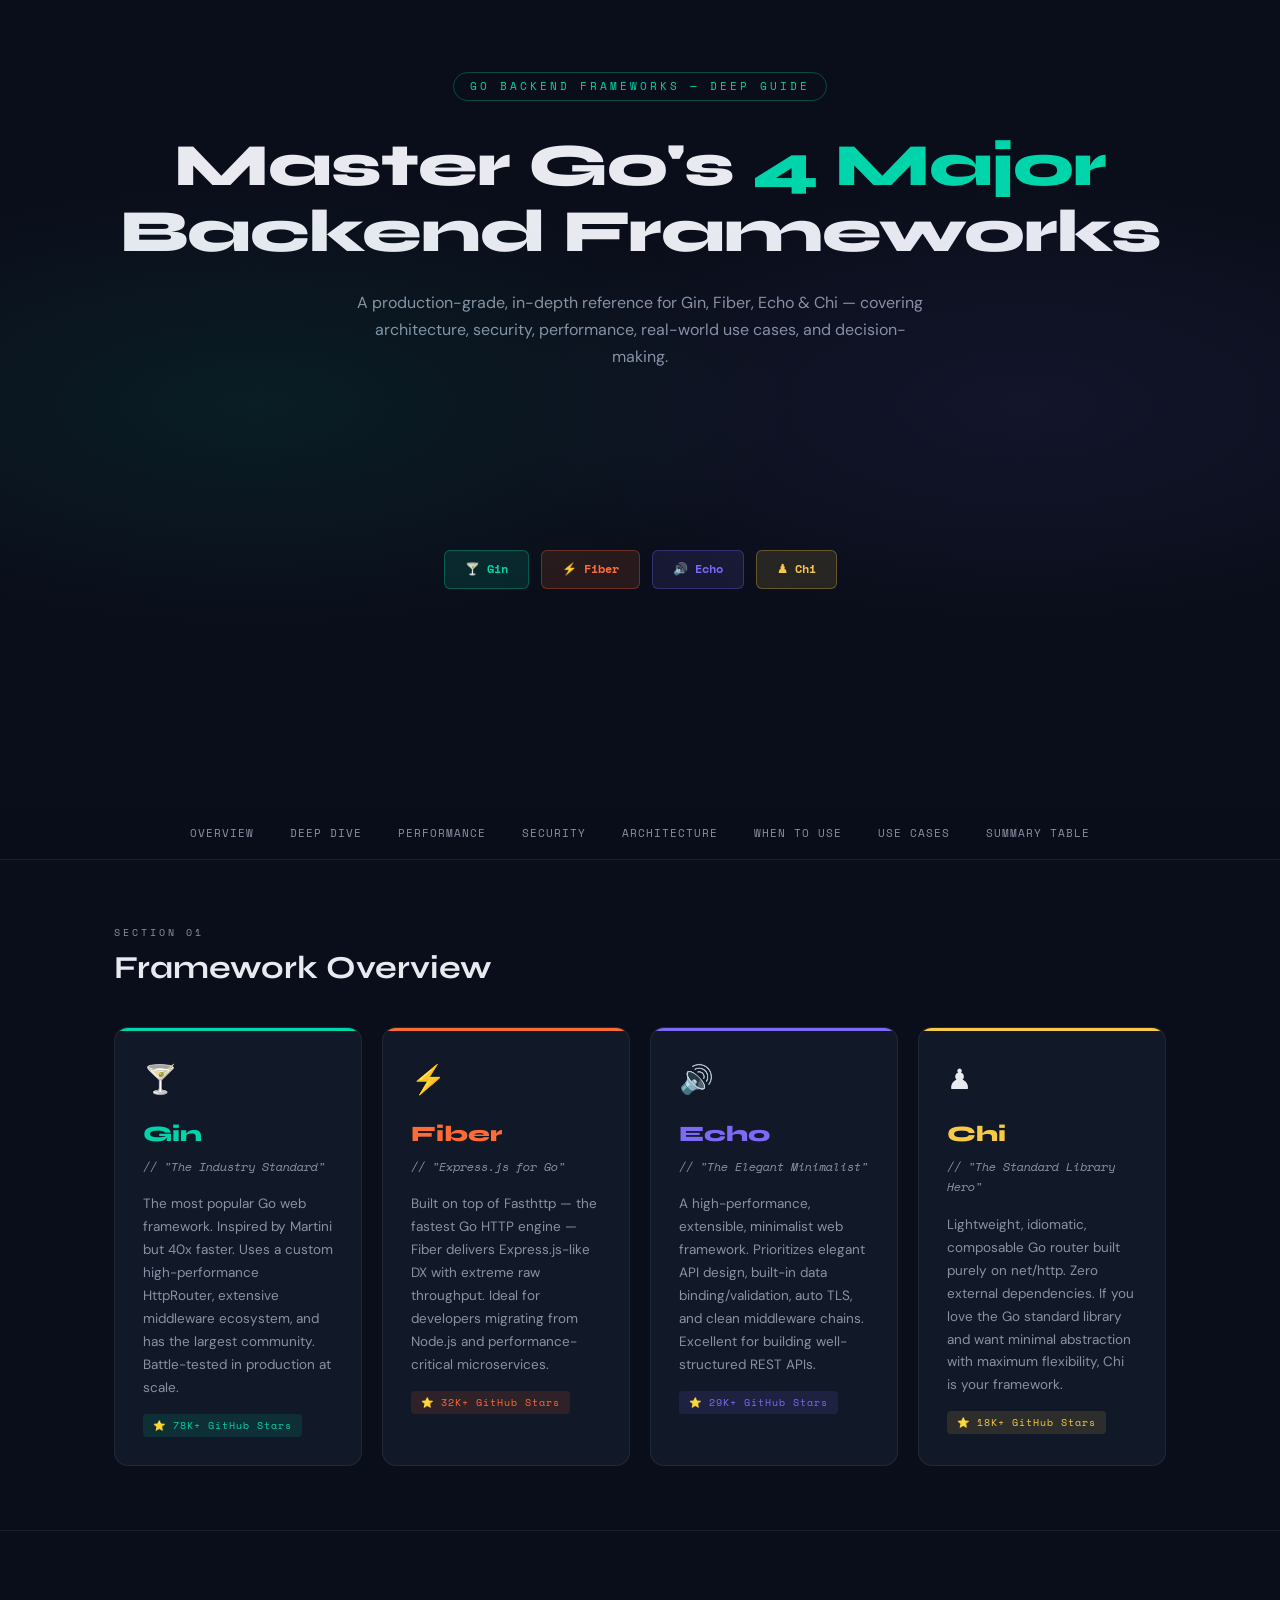
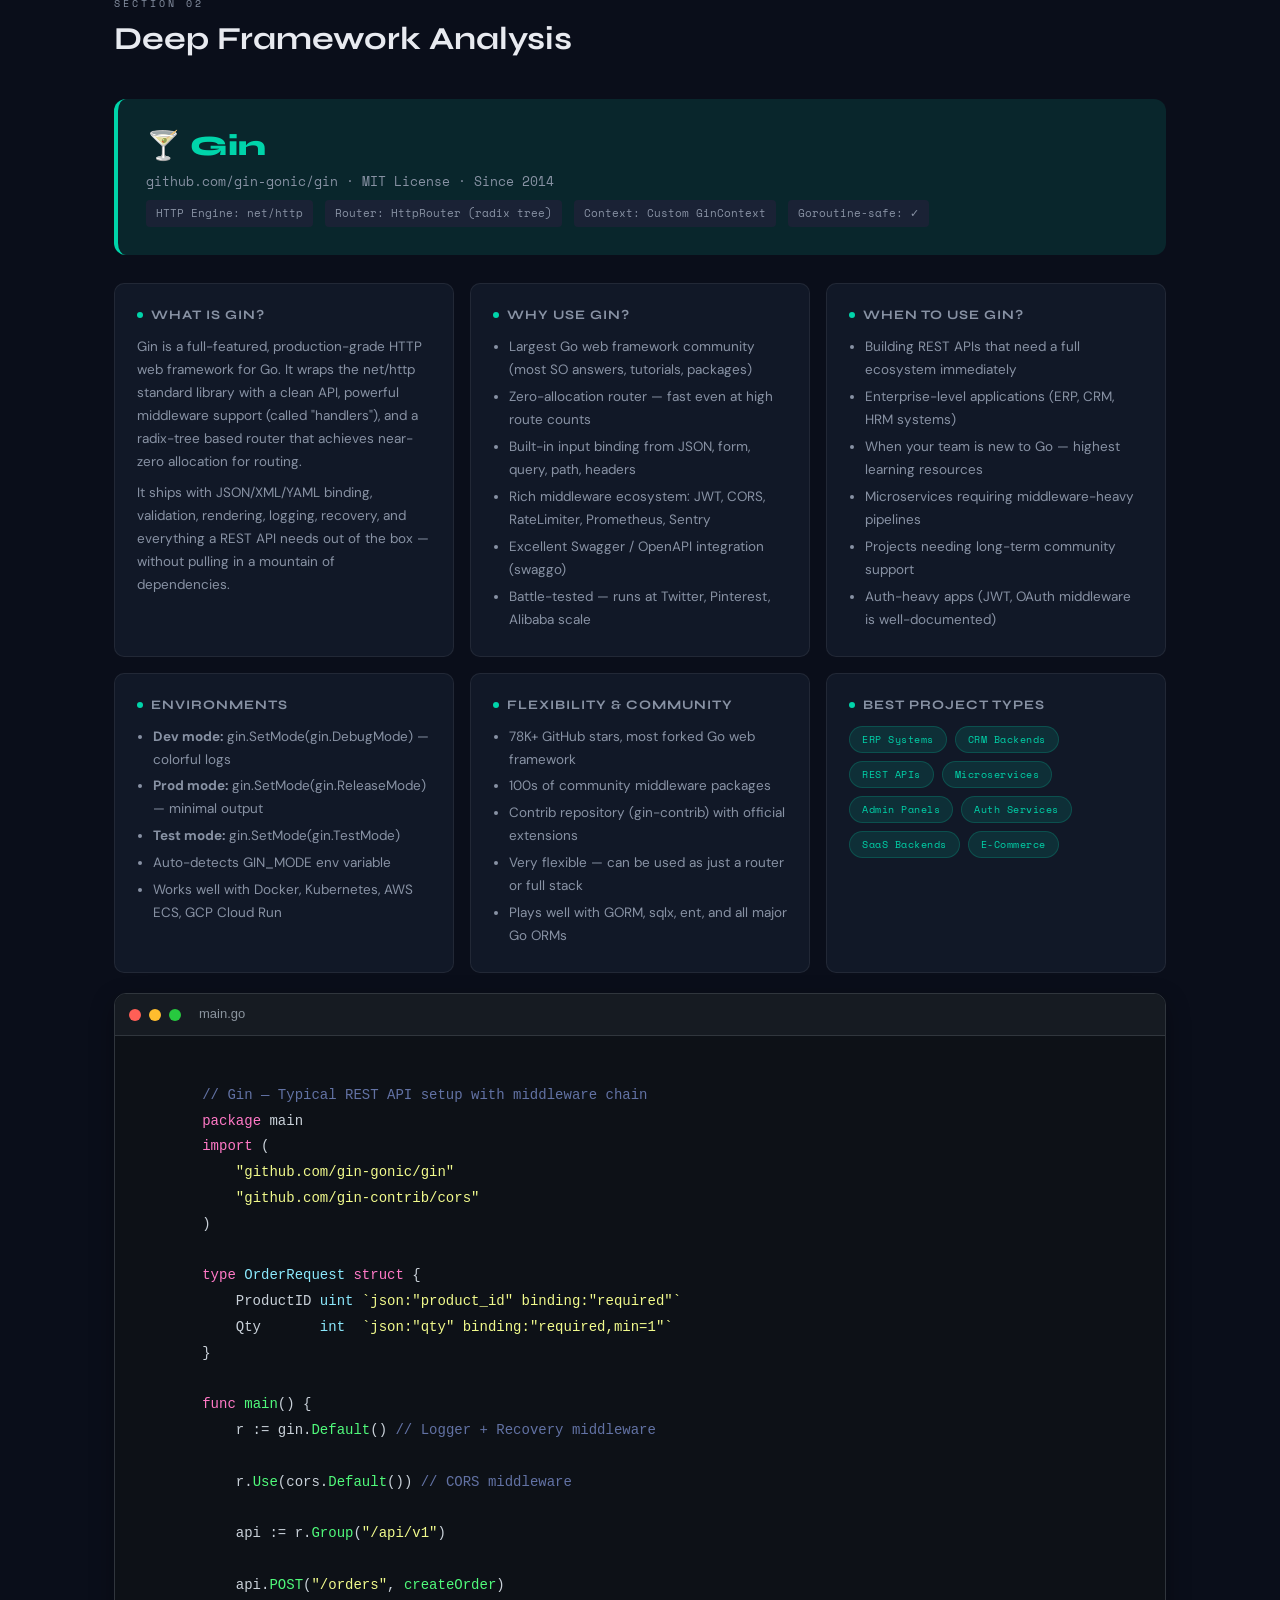
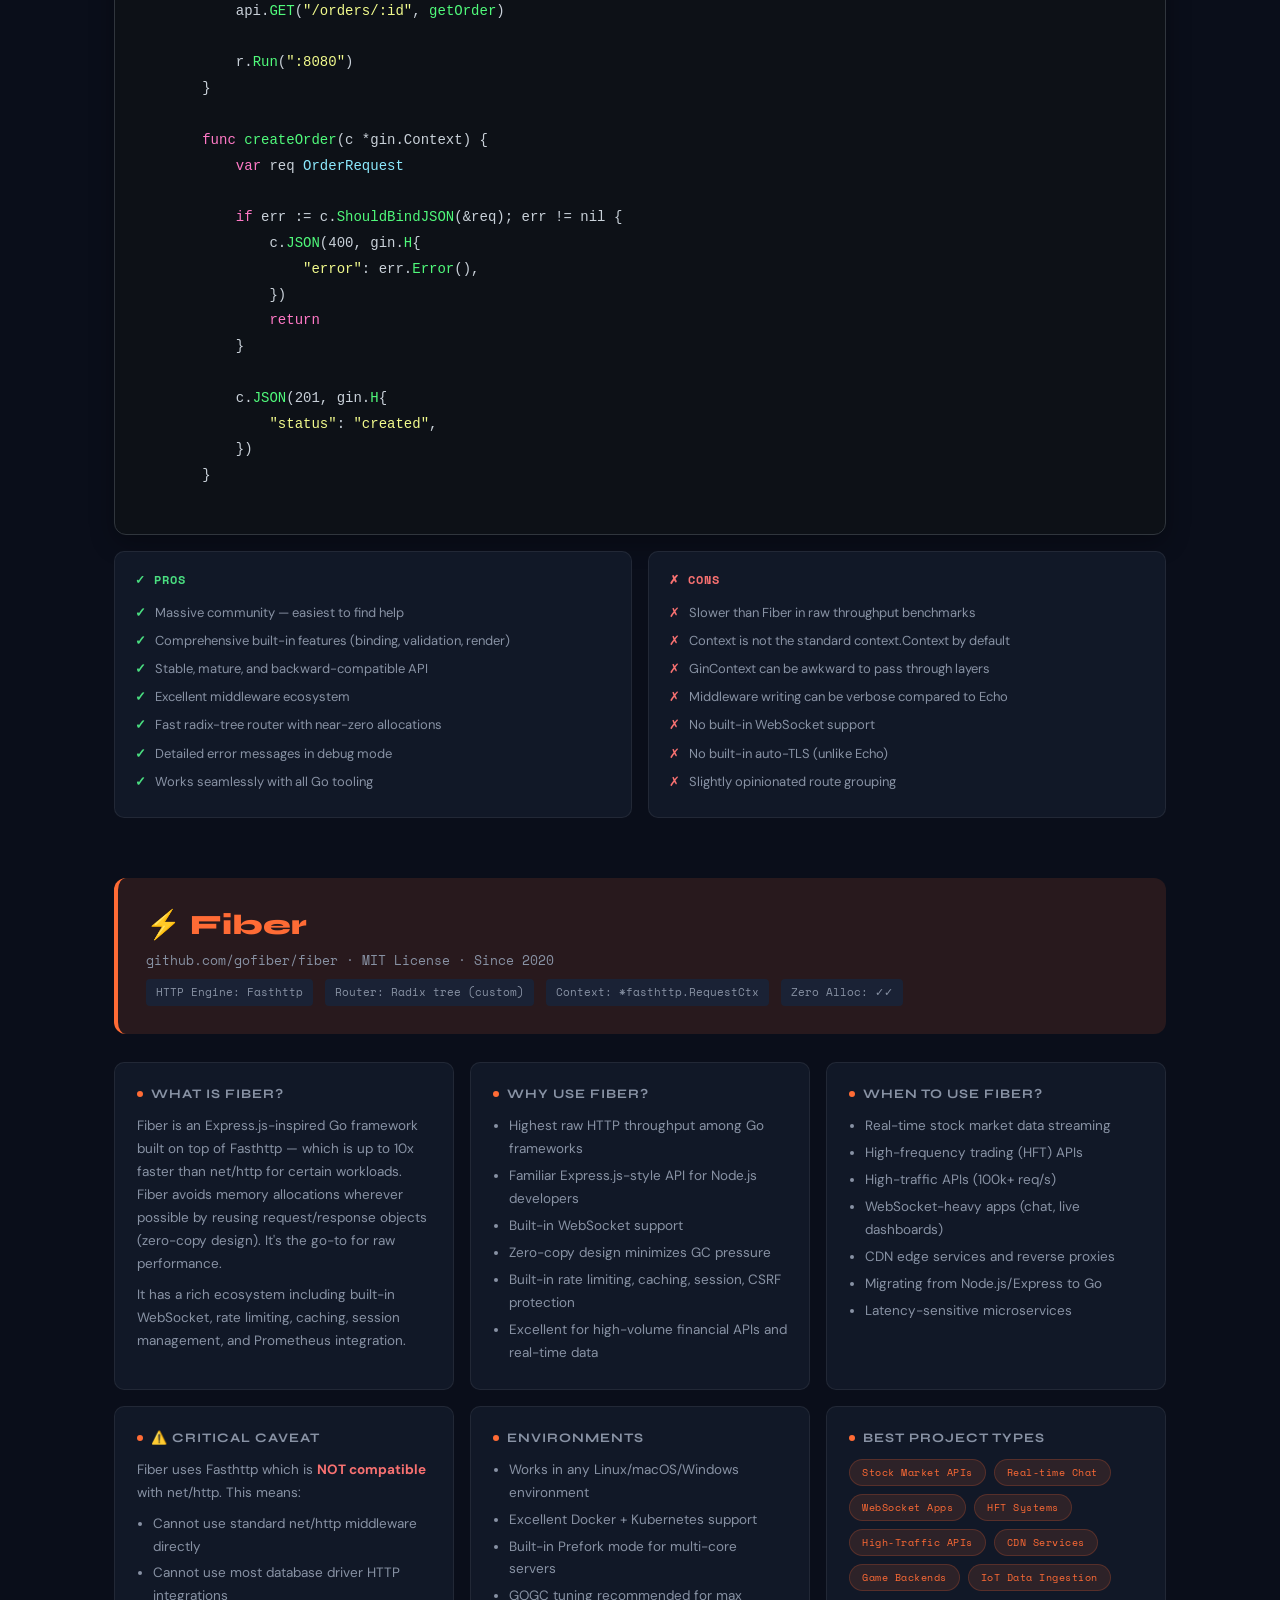
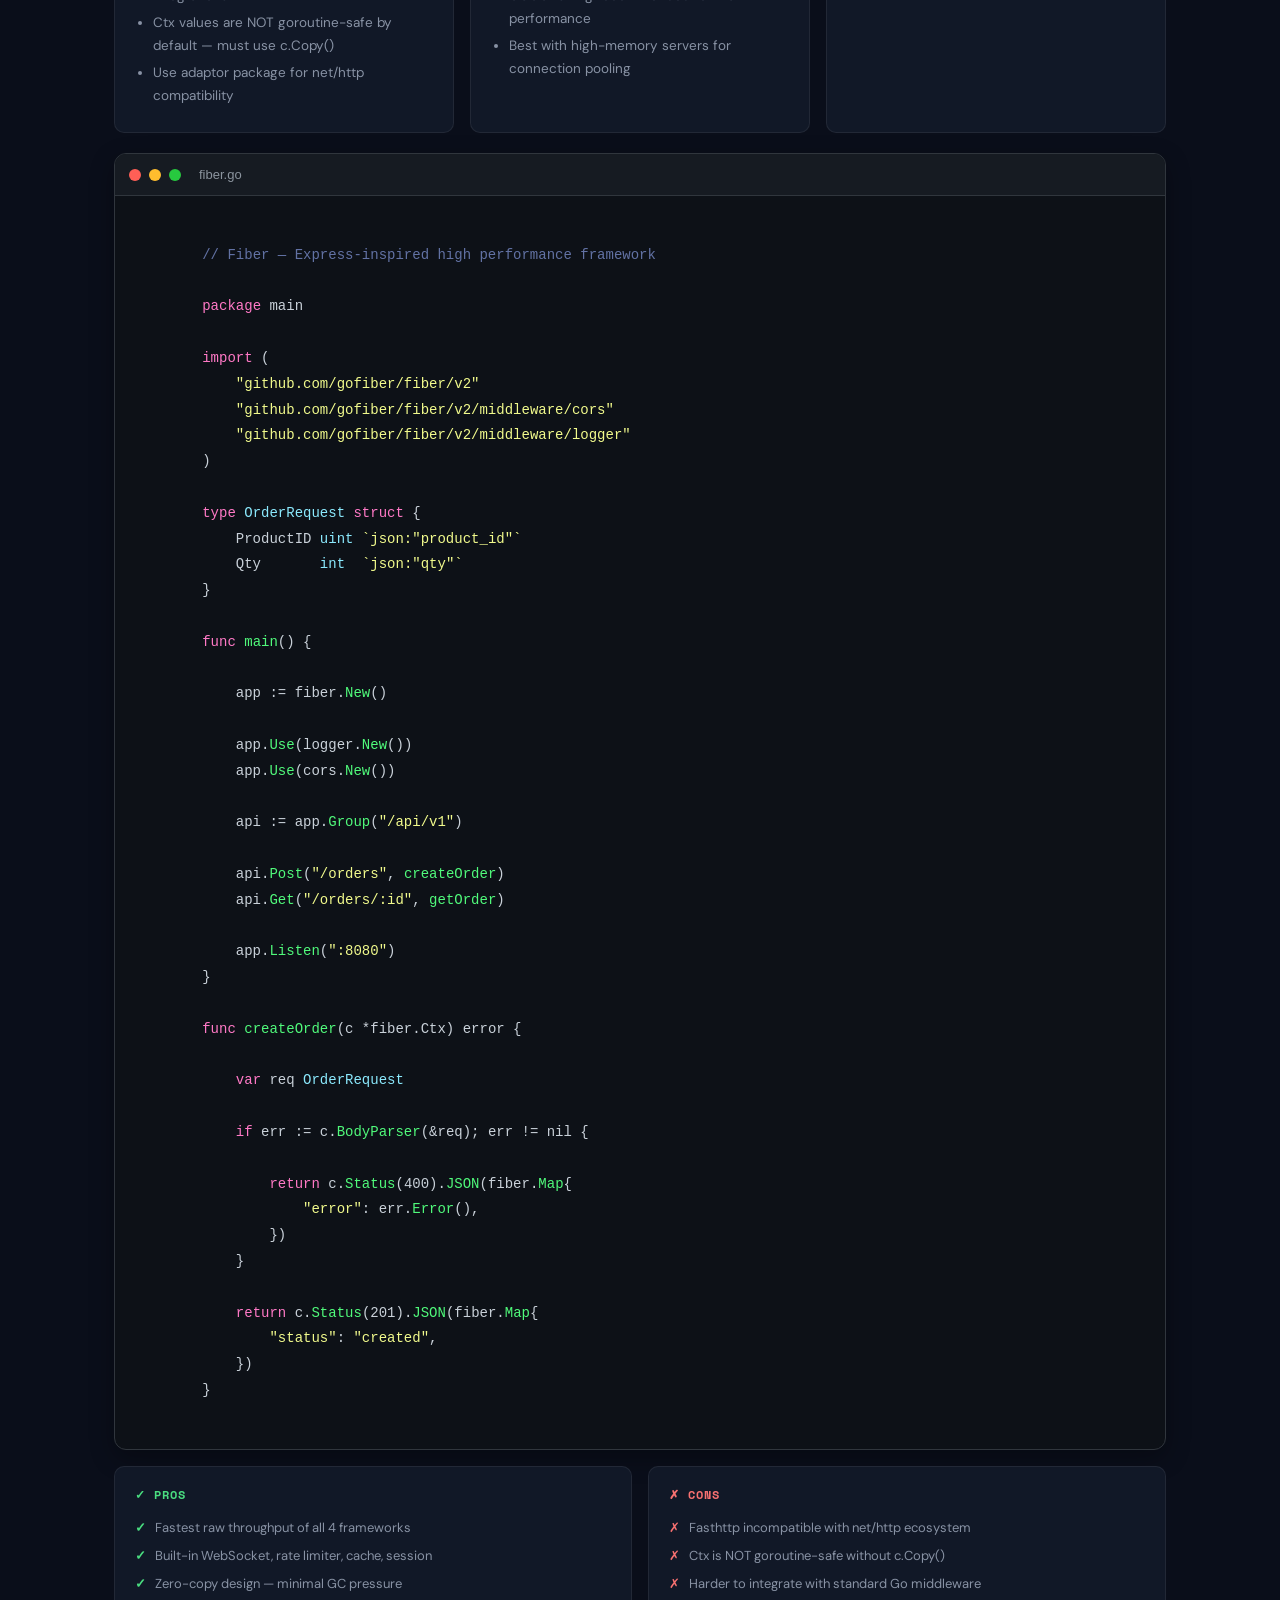
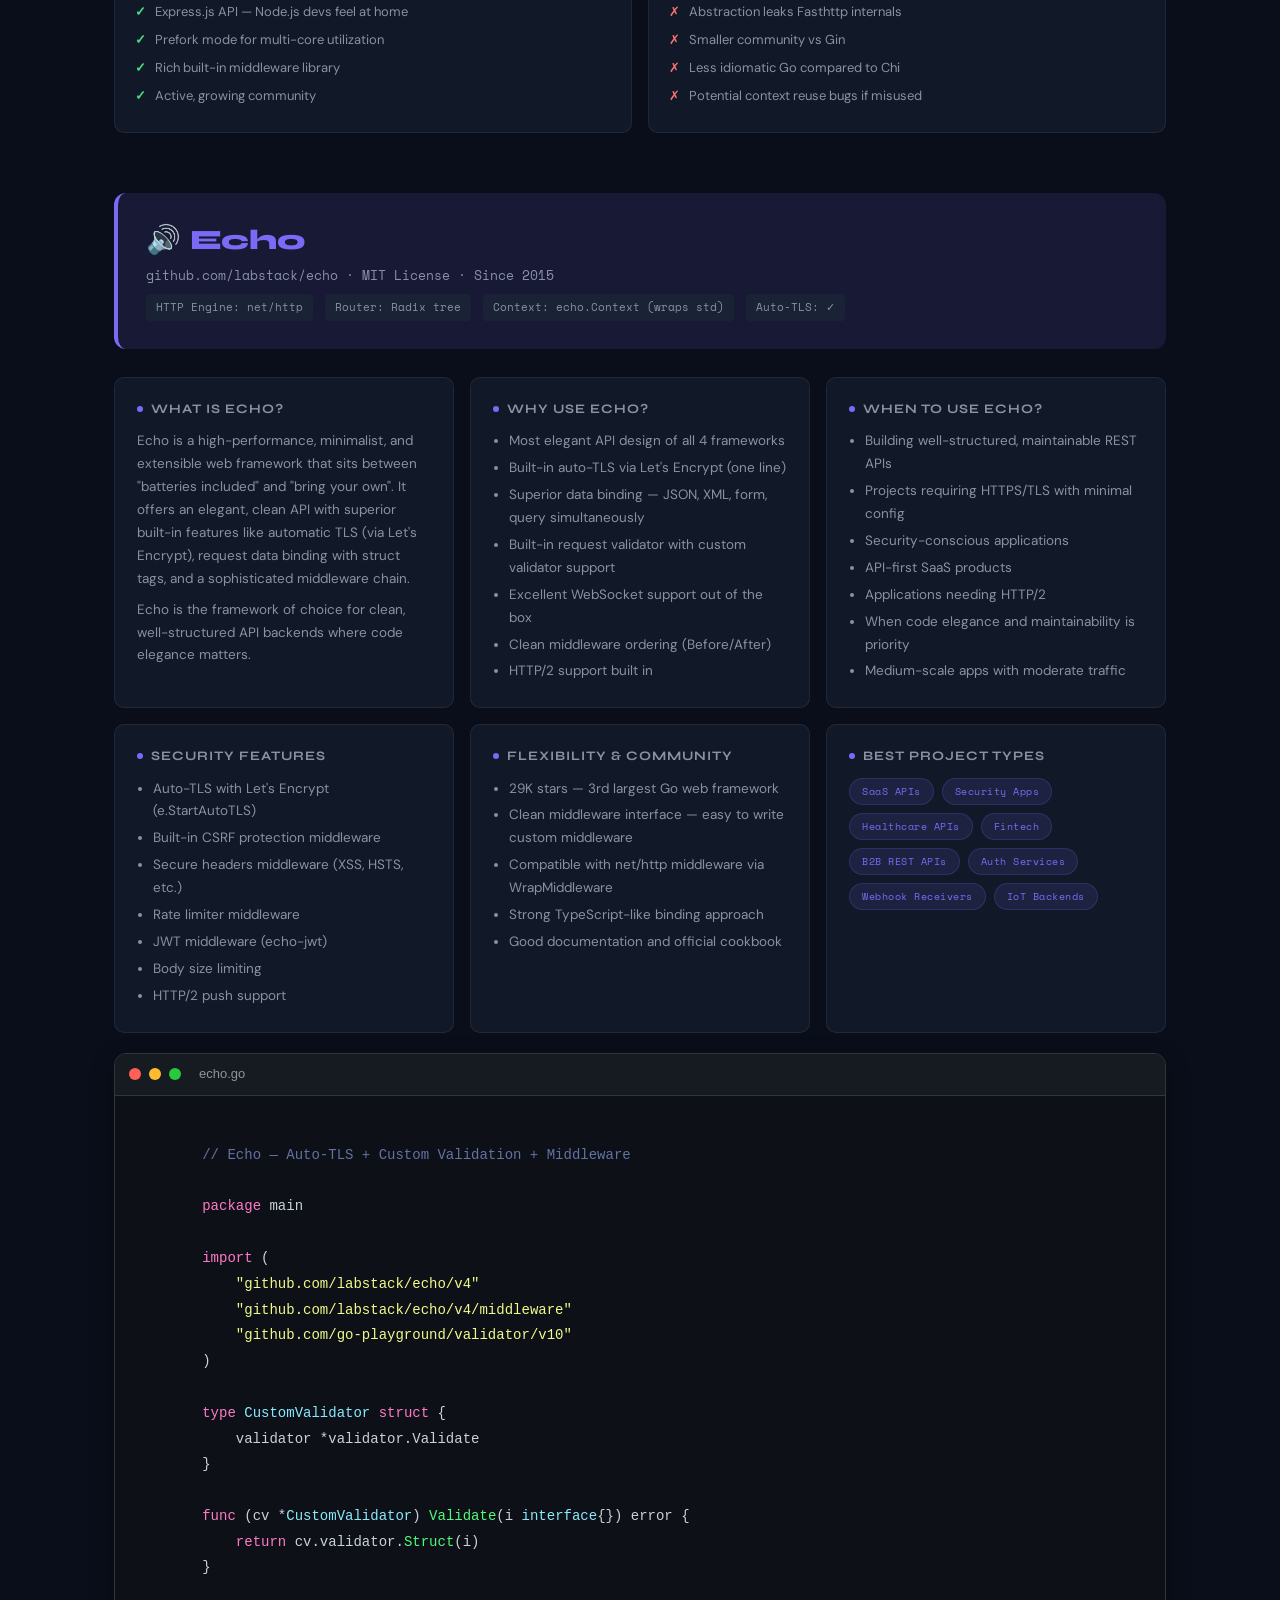
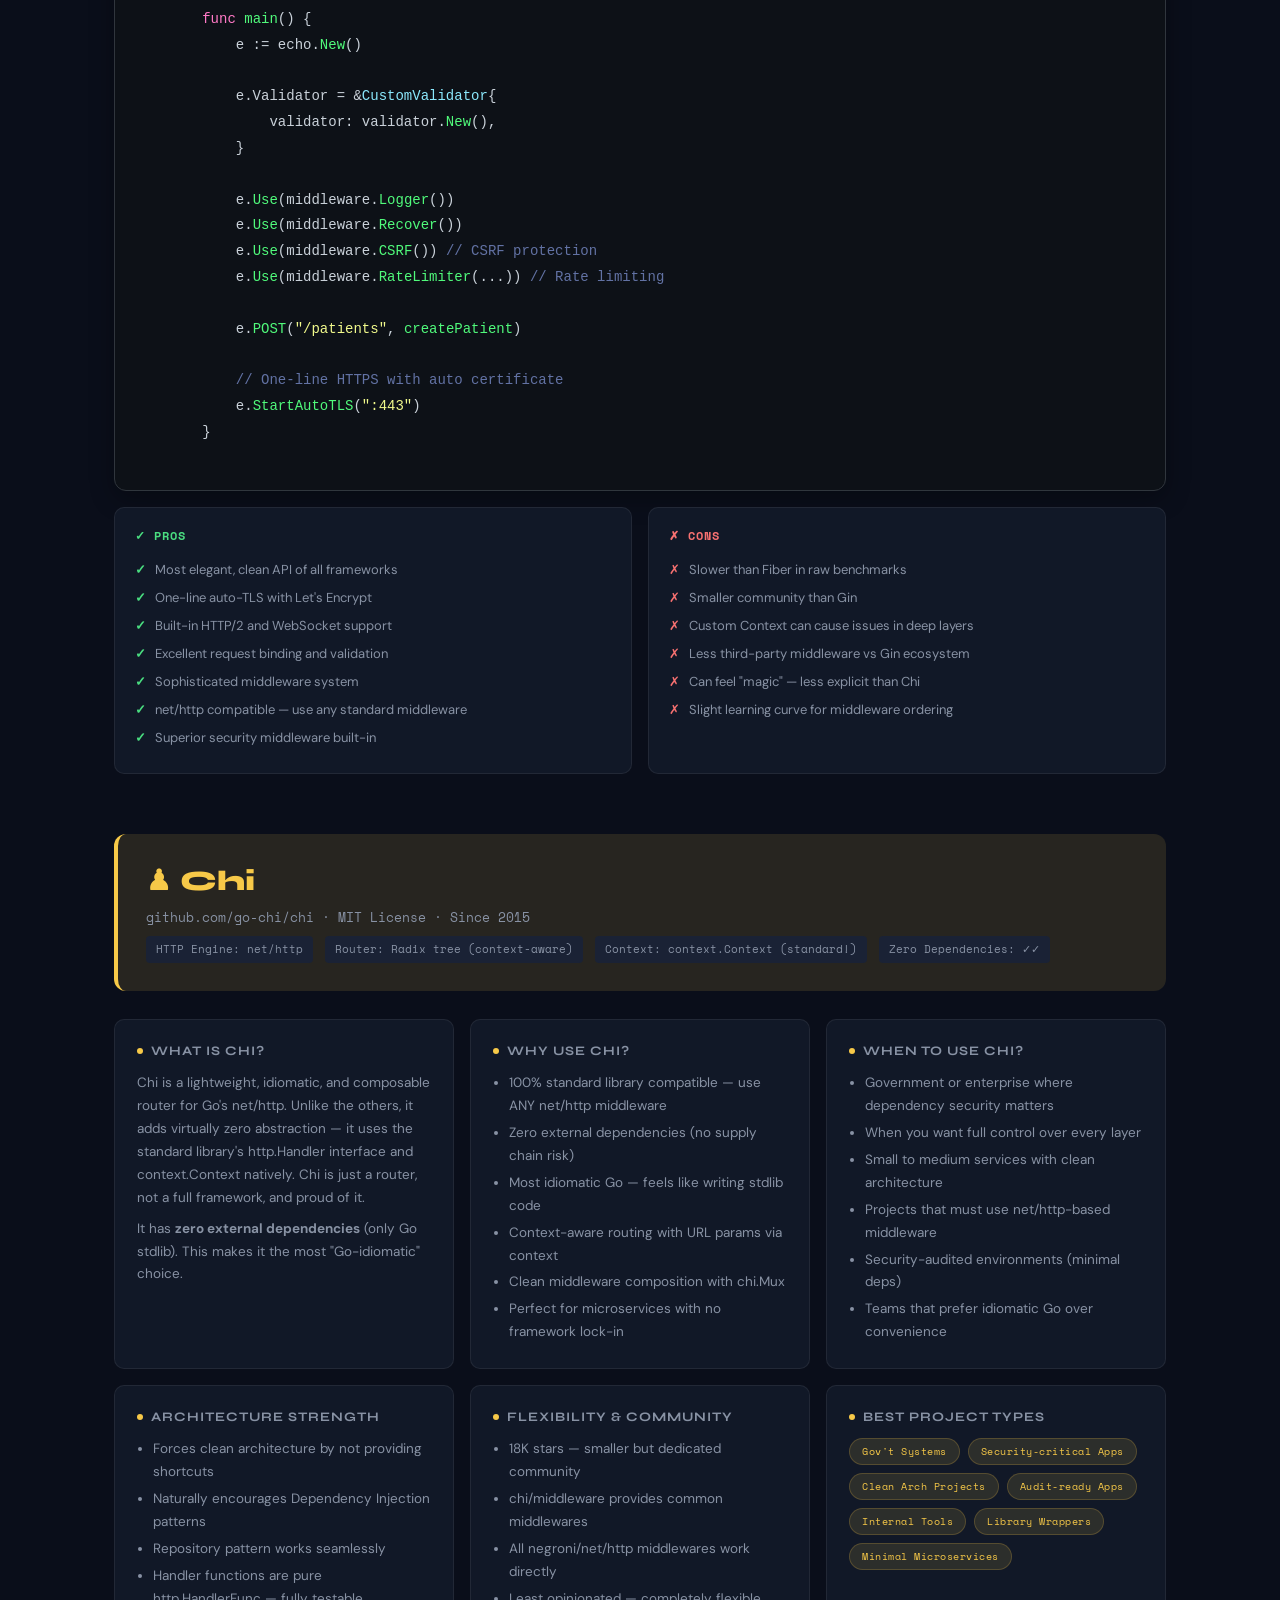
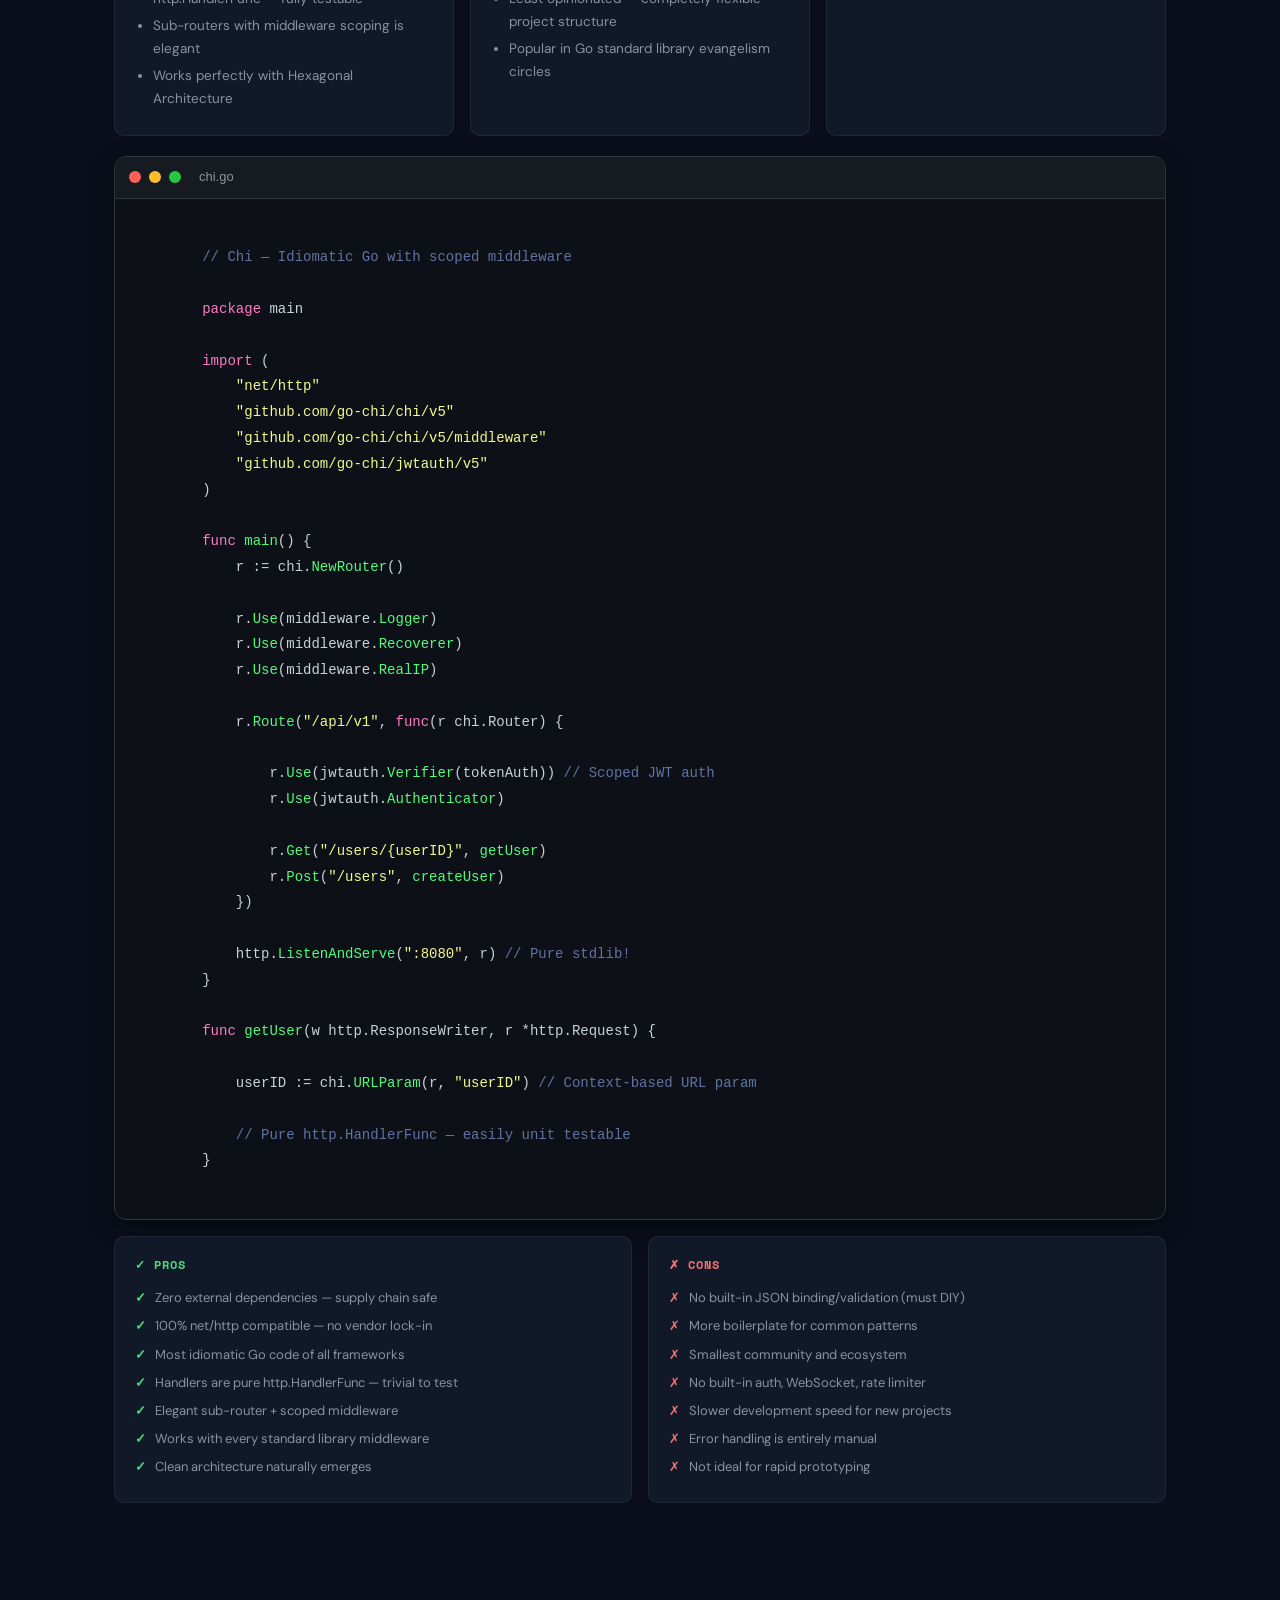
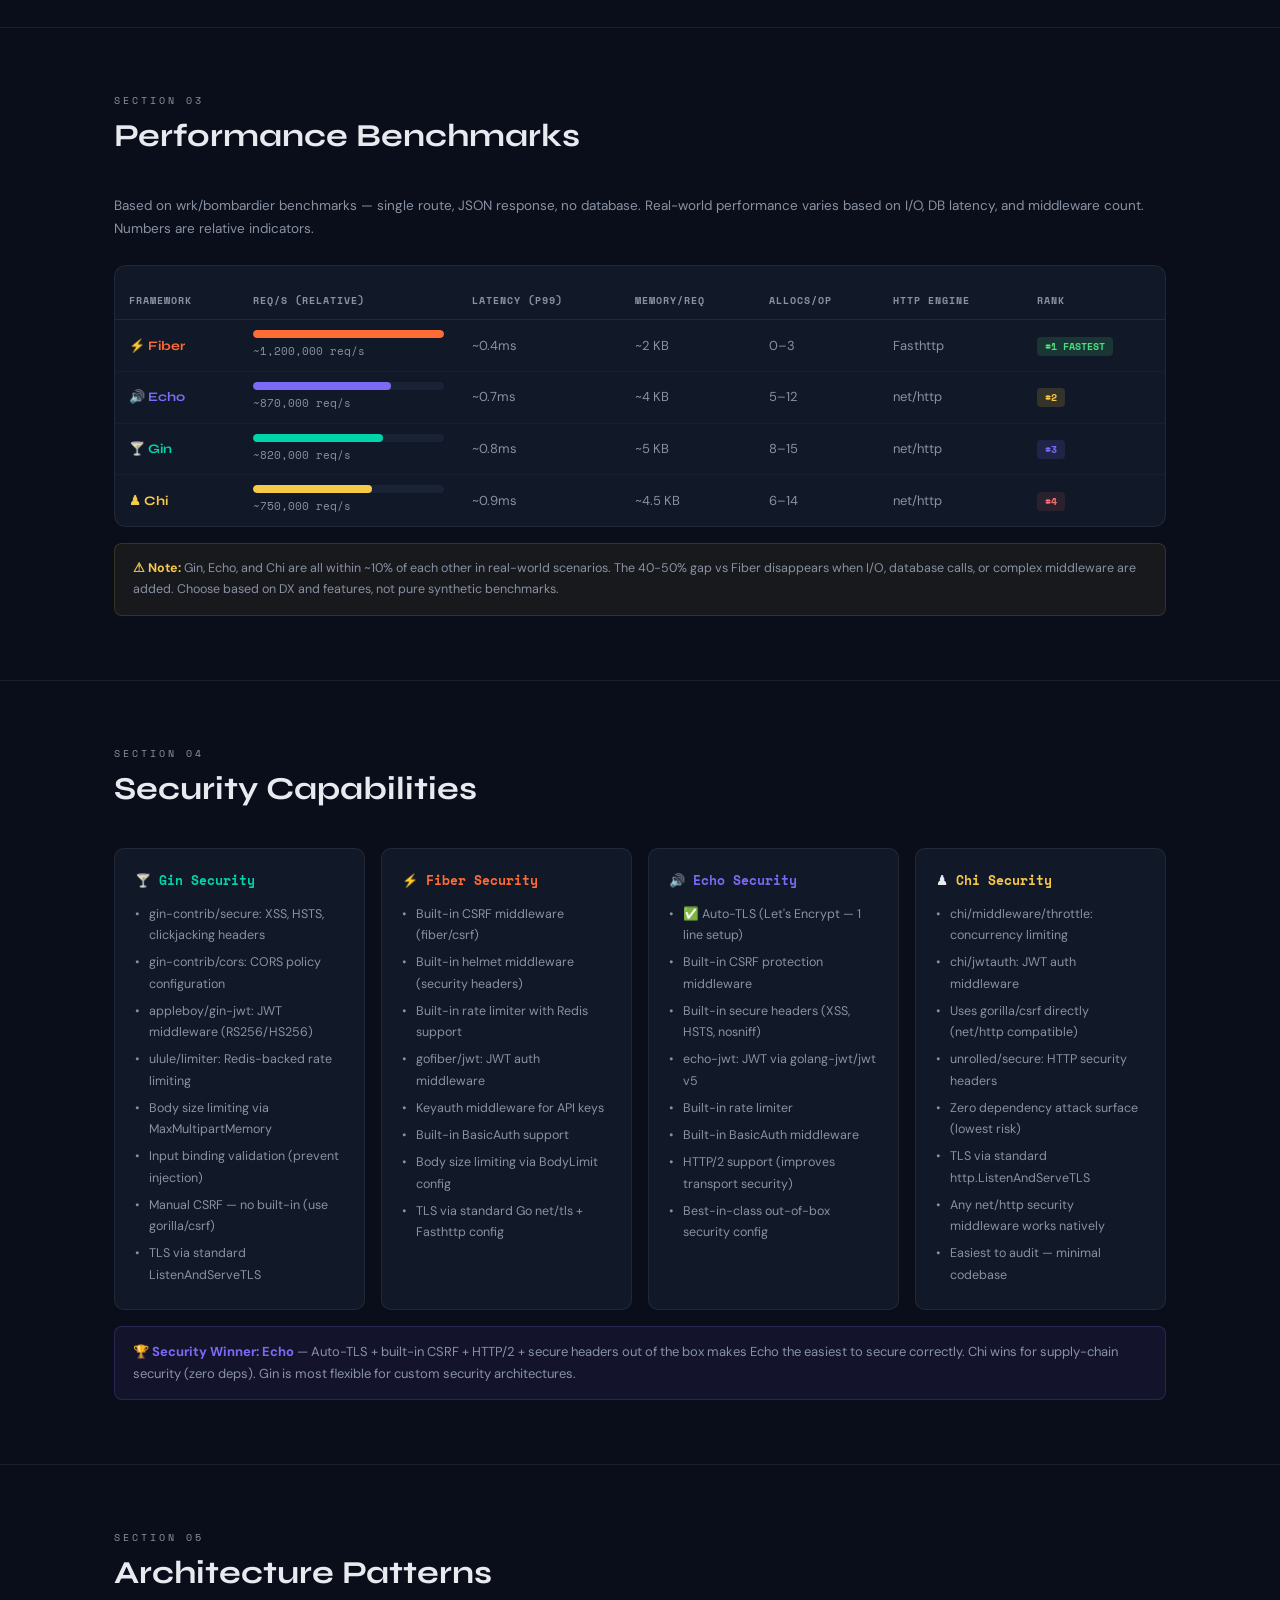
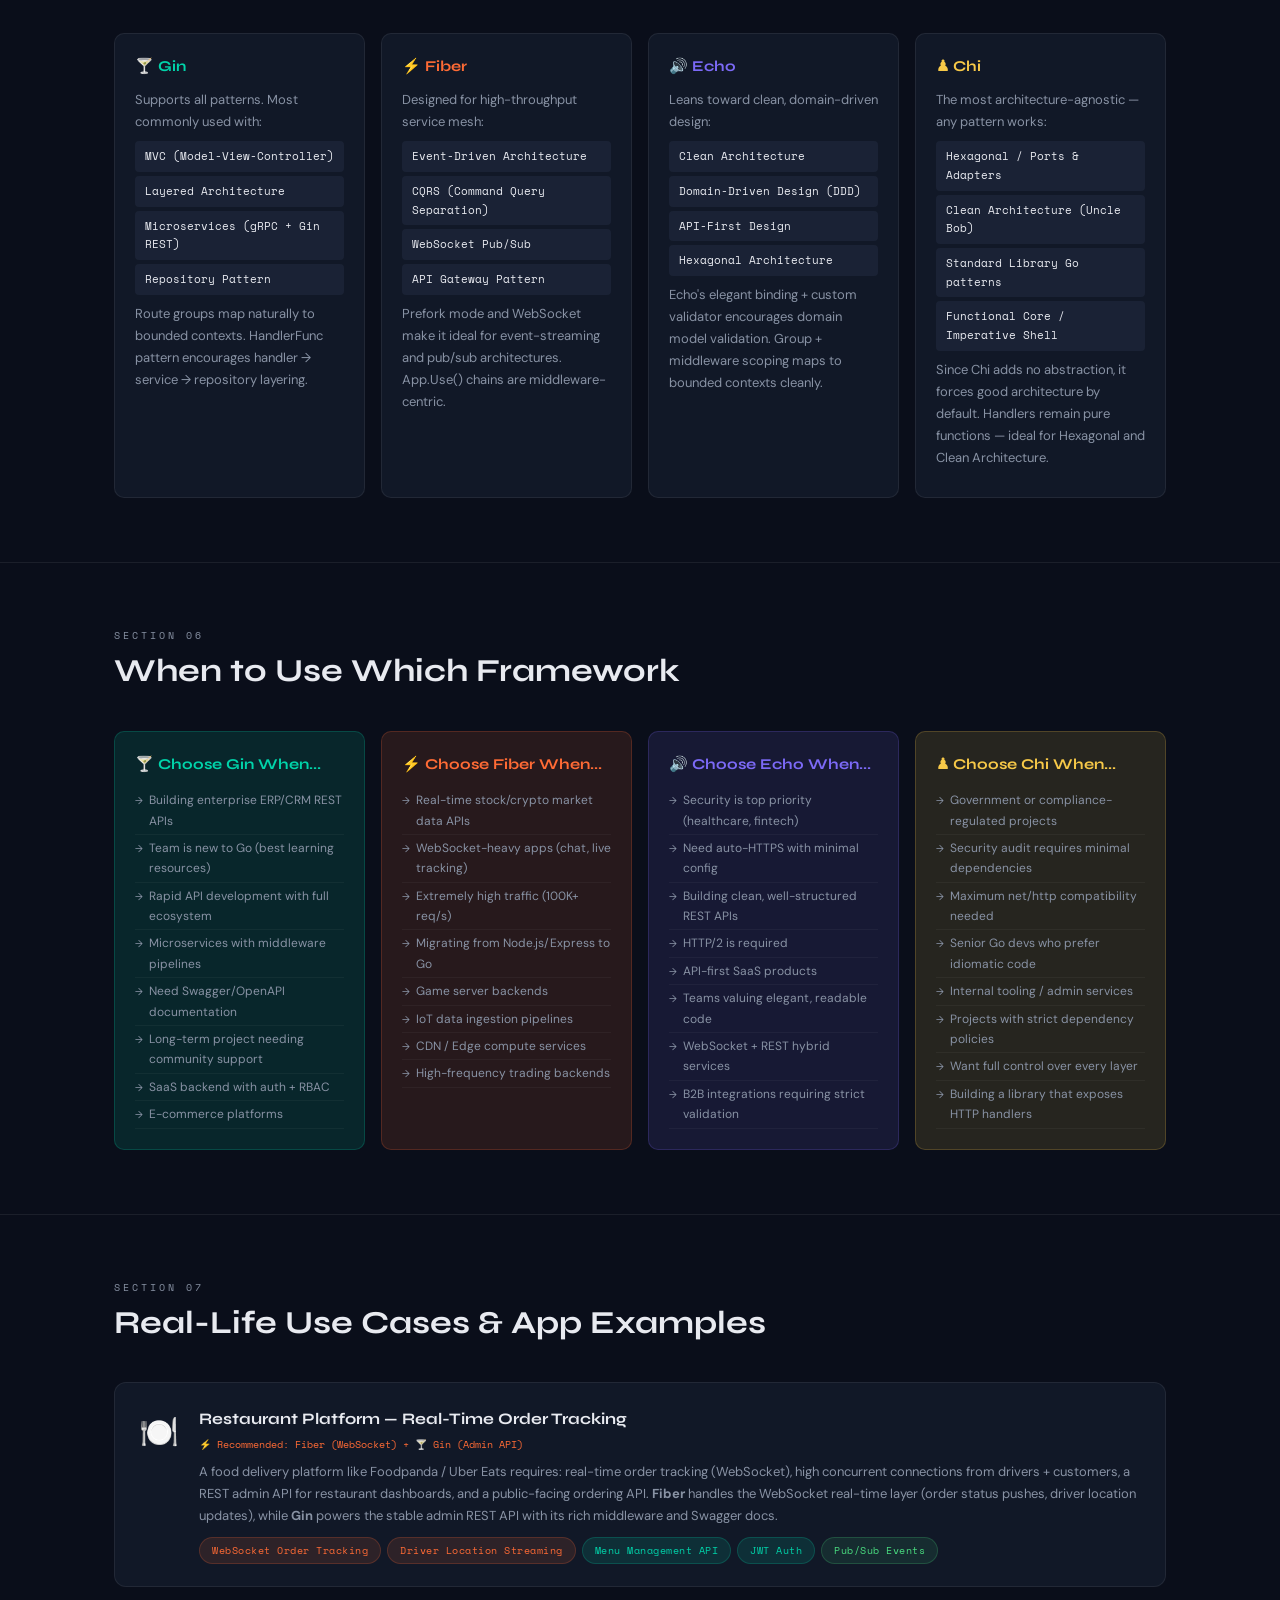
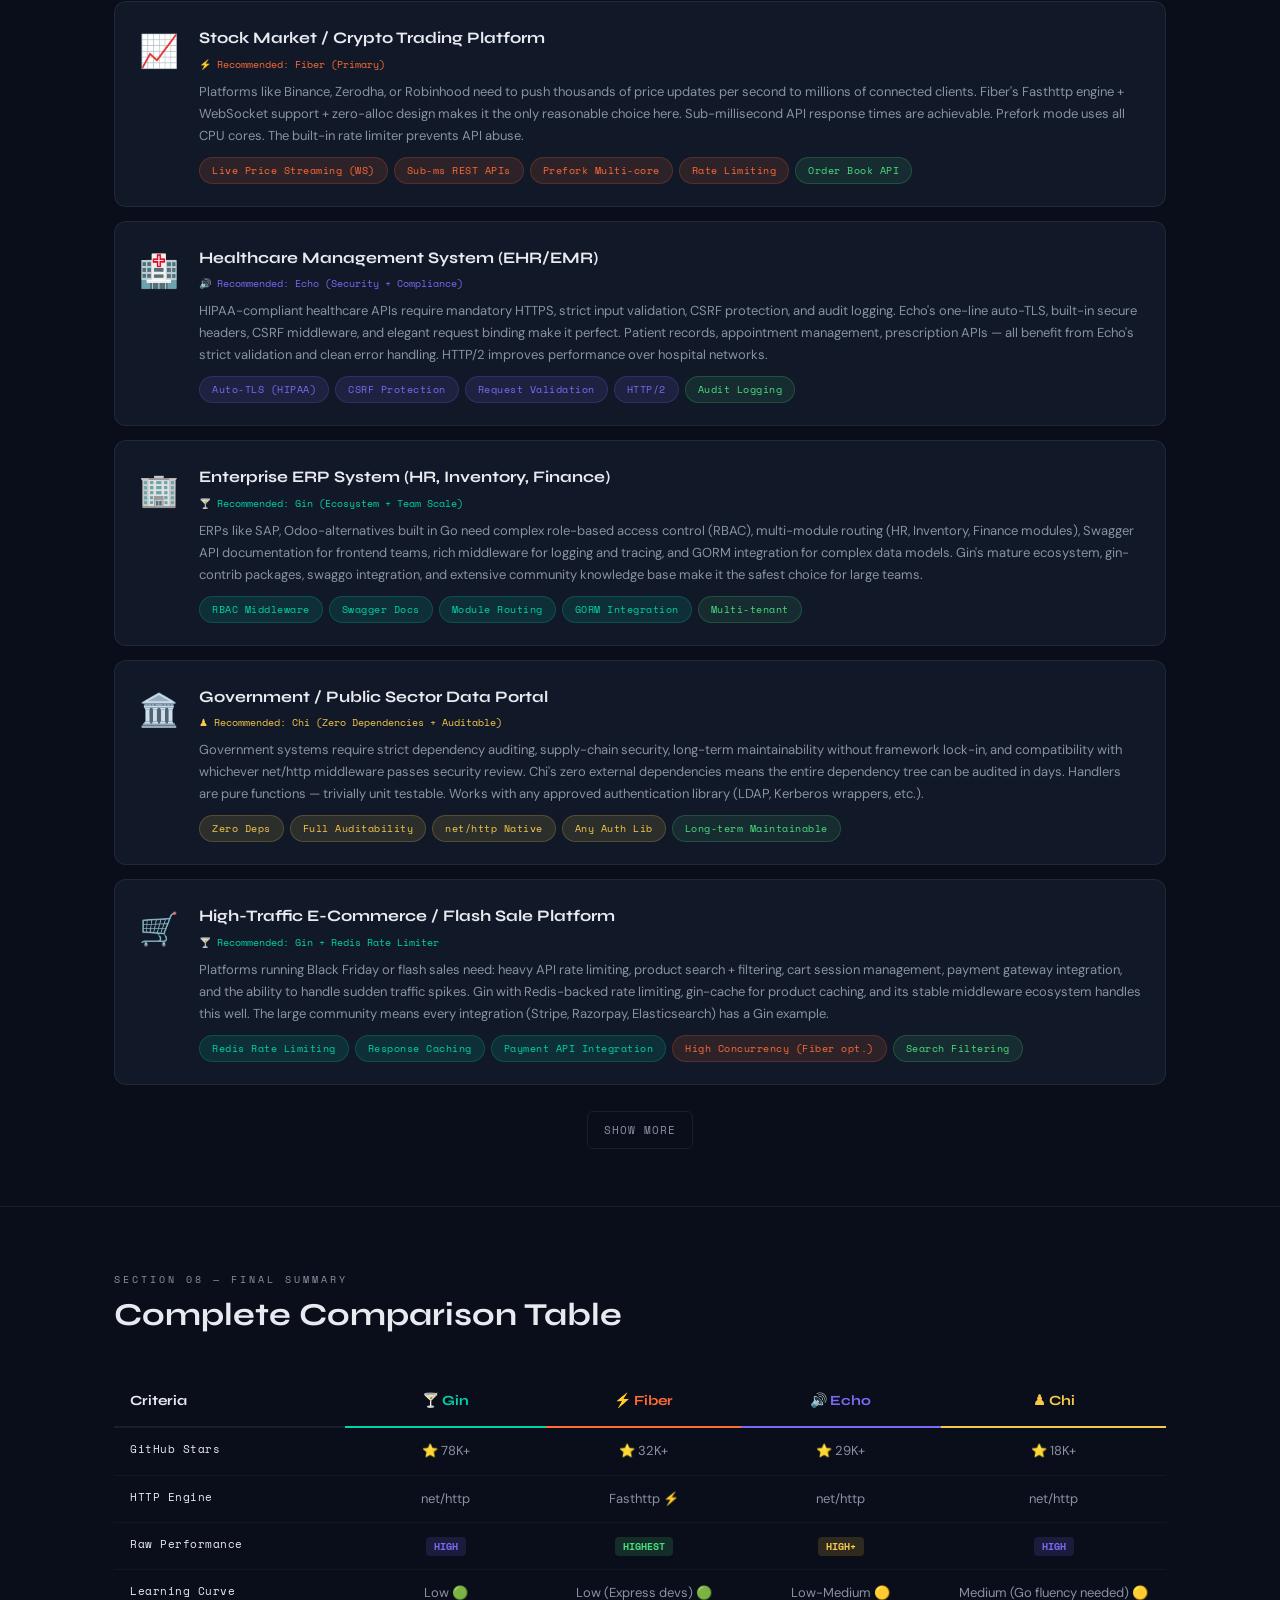
<file: go-frameworks.html>
<!DOCTYPE html>
<html lang="en">

<head>
  <meta charset="UTF-8">
  <meta name="viewport" content="width=device-width, initial-scale=1.0">
  <title>Go Backend Frameworks — Deep Guide</title>
  <link
    href="https://fonts.googleapis.com/css2?family=Space+Mono:wght@400;700&family=Syne:wght@400;600;700;800&family=DM+Sans:wght@300;400;500&display=swap"
    rel="stylesheet">
  <link rel="stylesheet" href="go-frameworks.css">
</head>

<body>

  <!-- HERO -->
  <div class="hero">
    <div class="hero-tag">Go Backend Frameworks — Deep Guide</div>
    <h1>Master Go's <span>4 Major</span><br>Backend Frameworks</h1>
    <p>A production-grade, in-depth reference for Gin, Fiber, Echo & Chi — covering architecture, security, performance,
      real-world use cases, and decision-making.</p>
    <div class="fw-pills">
      <div class="pill gin">🍸 Gin</div>
      <div class="pill fiber">⚡ Fiber</div>
      <div class="pill echo">🔊 Echo</div>
      <div class="pill chi">♟ Chi</div>
    </div>
  </div>

  <!-- NAV -->
  <nav>
    <a href="#overview">Overview</a>
    <a href="#deep">Deep Dive</a>
    <a href="#performance">Performance</a>
    <a href="#security">Security</a>
    <a href="#architecture">Architecture</a>
    <a href="#when">When to Use</a>
    <a href="#usecases">Use Cases</a>
    <a href="#summary">Summary Table</a>
  </nav>

  <!-- OVERVIEW -->
  <section id="overview">
    <div class="container">
      <div class="section-label">Section 01</div>
      <div class="section-title">Framework Overview</div>
      <div class="fw-grid">

        <div class="fw-card gin">
          <span class="fw-icon">🍸</span>
          <div class="fw-name gin">Gin</div>
          <div class="fw-tagline">// "The Industry Standard"</div>
          <p class="fw-desc">The most popular Go web framework. Inspired by Martini but 40x faster. Uses a custom
            high-performance HttpRouter, extensive middleware ecosystem, and has the largest community. Battle-tested in
            production at scale.</p>
          <span class="fw-badge gin">⭐ 78K+ GitHub Stars</span>
        </div>

        <div class="fw-card fiber">
          <span class="fw-icon">⚡</span>
          <div class="fw-name fiber">Fiber</div>
          <div class="fw-tagline">// "Express.js for Go"</div>
          <p class="fw-desc">Built on top of Fasthttp — the fastest Go HTTP engine — Fiber delivers Express.js-like DX
            with extreme raw throughput. Ideal for developers migrating from Node.js and performance-critical
            microservices.</p>
          <span class="fw-badge fiber">⭐ 32K+ GitHub Stars</span>
        </div>

        <div class="fw-card echo">
          <span class="fw-icon">🔊</span>
          <div class="fw-name echo">Echo</div>
          <div class="fw-tagline">// "The Elegant Minimalist"</div>
          <p class="fw-desc">A high-performance, extensible, minimalist web framework. Prioritizes elegant API design,
            built-in data binding/validation, auto TLS, and clean middleware chains. Excellent for building
            well-structured REST APIs.</p>
          <span class="fw-badge echo">⭐ 29K+ GitHub Stars</span>
        </div>

        <div class="fw-card chi">
          <span class="fw-icon">♟</span>
          <div class="fw-name chi">Chi</div>
          <div class="fw-tagline">// "The Standard Library Hero"</div>
          <p class="fw-desc">Lightweight, idiomatic, composable Go router built purely on net/http. Zero external
            dependencies. If you love the Go standard library and want minimal abstraction with maximum flexibility, Chi
            is your framework.</p>
          <span class="fw-badge chi">⭐ 18K+ GitHub Stars</span>
        </div>

      </div>
    </div>
  </section>

  <!-- DEEP DIVE -->
  <section id="deep">
    <div class="container">
      <div class="section-label">Section 02</div>
      <div class="section-title">Deep Framework Analysis</div>

      <!-- GIN -->
      <div class="deep-dive">
        <div class="deep-header gin">
          <div>
            <div class="deep-header-name gin">🍸 Gin</div>
            <div class="deep-header-sub">github.com/gin-gonic/gin · MIT License · Since 2014</div>
            <div class="stat-row" style="margin-top:8px">
              <span class="stat">HTTP Engine: net/http</span>
              <span class="stat">Router: HttpRouter (radix tree)</span>
              <span class="stat">Context: Custom GinContext</span>
              <span class="stat">Goroutine-safe: ✓</span>
            </div>
          </div>
        </div>
        <div class="info-grid">
          <div class="info-block">
            <h4><span class="dot gin"></span> What is Gin?</h4>
            <p>Gin is a full-featured, production-grade HTTP web framework for Go. It wraps the net/http standard
              library with a clean API, powerful middleware support (called "handlers"), and a radix-tree based router
              that achieves near-zero allocation for routing.</p>
            <p style="margin-top:8px">It ships with JSON/XML/YAML binding, validation, rendering, logging, recovery, and
              everything a REST API needs out of the box — without pulling in a mountain of dependencies.</p>
          </div>
          <div class="info-block">
            <h4><span class="dot gin"></span> Why Use Gin?</h4>
            <ul>
              <li>Largest Go web framework community (most SO answers, tutorials, packages)</li>
              <li>Zero-allocation router — fast even at high route counts</li>
              <li>Built-in input binding from JSON, form, query, path, headers</li>
              <li>Rich middleware ecosystem: JWT, CORS, RateLimiter, Prometheus, Sentry</li>
              <li>Excellent Swagger / OpenAPI integration (swaggo)</li>
              <li>Battle-tested — runs at Twitter, Pinterest, Alibaba scale</li>
            </ul>
          </div>
          <div class="info-block">
            <h4><span class="dot gin"></span> When to Use Gin?</h4>
            <ul>
              <li>Building REST APIs that need a full ecosystem immediately</li>
              <li>Enterprise-level applications (ERP, CRM, HRM systems)</li>
              <li>When your team is new to Go — highest learning resources</li>
              <li>Microservices requiring middleware-heavy pipelines</li>
              <li>Projects needing long-term community support</li>
              <li>Auth-heavy apps (JWT, OAuth middleware is well-documented)</li>
            </ul>
          </div>
          <div class="info-block">
            <h4><span class="dot gin"></span> Environments</h4>
            <ul>
              <li><strong>Dev mode:</strong> gin.SetMode(gin.DebugMode) — colorful logs</li>
              <li><strong>Prod mode:</strong> gin.SetMode(gin.ReleaseMode) — minimal output</li>
              <li><strong>Test mode:</strong> gin.SetMode(gin.TestMode)</li>
              <li>Auto-detects GIN_MODE env variable</li>
              <li>Works well with Docker, Kubernetes, AWS ECS, GCP Cloud Run</li>
            </ul>
          </div>
          <div class="info-block">
            <h4><span class="dot gin"></span> Flexibility & Community</h4>
            <ul>
              <li>78K+ GitHub stars, most forked Go web framework</li>
              <li>100s of community middleware packages</li>
              <li>Contrib repository (gin-contrib) with official extensions</li>
              <li>Very flexible — can be used as just a router or full stack</li>
              <li>Plays well with GORM, sqlx, ent, and all major Go ORMs</li>
            </ul>
          </div>
          <div class="info-block">
            <h4><span class="dot gin"></span> Best Project Types</h4>
            <div class="tags">
              <span class="tag gin-t">ERP Systems</span>
              <span class="tag gin-t">CRM Backends</span>
              <span class="tag gin-t">REST APIs</span>
              <span class="tag gin-t">Microservices</span>
              <span class="tag gin-t">Admin Panels</span>
              <span class="tag gin-t">Auth Services</span>
              <span class="tag gin-t">SaaS Backends</span>
              <span class="tag gin-t">E-Commerce</span>
            </div>
          </div>
        </div>
        <div class="code-editor">
          <div class="editor-header">
            <span class="dot red"></span>
            <span class="dot yellow"></span>
            <span class="dot green"></span>
            <span class="title">main.go</span>
          </div>

          <pre class="code-block"><code>
        <span class="cmt">// Gin — Typical REST API setup with middleware chain</span>
        <span class="kw">package</span> main
        <span class="kw">import</span> (
            <span class="str">"github.com/gin-gonic/gin"</span>
            <span class="str">"github.com/gin-contrib/cors"</span>
        )
        
        <span class="kw">type</span> <span class="pkg">OrderRequest</span> <span class="kw">struct</span> {
            ProductID <span class="pkg">uint</span> <span class="str">`json:"product_id" binding:"required"`</span>
            Qty       <span class="pkg">int</span>  <span class="str">`json:"qty" binding:"required,min=1"`</span>
        }
        
        <span class="kw">func</span> <span class="fn">main</span>() {
            r := gin.<span class="fn">Default</span>() <span class="cmt">// Logger + Recovery middleware</span>
        
            r.<span class="fn">Use</span>(cors.<span class="fn">Default</span>()) <span class="cmt">// CORS middleware</span>
        
            api := r.<span class="fn">Group</span>(<span class="str">"/api/v1"</span>)
        
            api.<span class="fn">POST</span>(<span class="str">"/orders"</span>, <span class="fn">createOrder</span>)
            api.<span class="fn">GET</span>(<span class="str">"/orders/:id"</span>, <span class="fn">getOrder</span>)
        
            r.<span class="fn">Run</span>(<span class="str">":8080"</span>)
        }
        
        <span class="kw">func</span> <span class="fn">createOrder</span>(c *gin.Context) {
            <span class="kw">var</span> req <span class="pkg">OrderRequest</span>
        
            <span class="kw">if</span> err := c.<span class="fn">ShouldBindJSON</span>(&req); err != nil {
                c.<span class="fn">JSON</span>(400, gin.<span class="fn">H</span>{
                    <span class="str">"error"</span>: err.<span class="fn">Error</span>(),
                })
                <span class="kw">return</span>
            }
        
            c.<span class="fn">JSON</span>(201, gin.<span class="fn">H</span>{
                <span class="str">"status"</span>: <span class="str">"created"</span>,
            })
        }
          </code></pre>
        </div>
        <div class="pro-con-grid">
          <div class="pro-list">
            <h4>✓ PROS</h4>
            <ul>
              <li>Massive community — easiest to find help</li>
              <li>Comprehensive built-in features (binding, validation, render)</li>
              <li>Stable, mature, and backward-compatible API</li>
              <li>Excellent middleware ecosystem</li>
              <li>Fast radix-tree router with near-zero allocations</li>
              <li>Detailed error messages in debug mode</li>
              <li>Works seamlessly with all Go tooling</li>
            </ul>
          </div>
          <div class="con-list">
            <h4>✗ CONS</h4>
            <ul>
              <li>Slower than Fiber in raw throughput benchmarks</li>
              <li>Context is not the standard context.Context by default</li>
              <li>GinContext can be awkward to pass through layers</li>
              <li>Middleware writing can be verbose compared to Echo</li>
              <li>No built-in WebSocket support</li>
              <li>No built-in auto-TLS (unlike Echo)</li>
              <li>Slightly opinionated route grouping</li>
            </ul>
          </div>
        </div>
      </div>

      <!-- FIBER -->
      <div class="deep-dive">
        <div class="deep-header fiber">
          <div>
            <div class="deep-header-name fiber">⚡ Fiber</div>
            <div class="deep-header-sub">github.com/gofiber/fiber · MIT License · Since 2020</div>
            <div class="stat-row" style="margin-top:8px">
              <span class="stat">HTTP Engine: Fasthttp</span>
              <span class="stat">Router: Radix tree (custom)</span>
              <span class="stat">Context: *fasthttp.RequestCtx</span>
              <span class="stat">Zero Alloc: ✓✓</span>
            </div>
          </div>
        </div>
        <div class="info-grid">
          <div class="info-block">
            <h4><span class="dot fiber"></span> What is Fiber?</h4>
            <p>Fiber is an Express.js-inspired Go framework built on top of Fasthttp — which is up to 10x faster than
              net/http for certain workloads. Fiber avoids memory allocations wherever possible by reusing
              request/response objects (zero-copy design). It's the go-to for raw performance.</p>
            <p style="margin-top:8px">It has a rich ecosystem including built-in WebSocket, rate limiting, caching,
              session management, and Prometheus integration.</p>
          </div>
          <div class="info-block">
            <h4><span class="dot fiber"></span> Why Use Fiber?</h4>
            <ul>
              <li>Highest raw HTTP throughput among Go frameworks</li>
              <li>Familiar Express.js-style API for Node.js developers</li>
              <li>Built-in WebSocket support</li>
              <li>Zero-copy design minimizes GC pressure</li>
              <li>Built-in rate limiting, caching, session, CSRF protection</li>
              <li>Excellent for high-volume financial APIs and real-time data</li>
            </ul>
          </div>
          <div class="info-block">
            <h4><span class="dot fiber"></span> When to Use Fiber?</h4>
            <ul>
              <li>Real-time stock market data streaming</li>
              <li>High-frequency trading (HFT) APIs</li>
              <li>High-traffic APIs (100k+ req/s)</li>
              <li>WebSocket-heavy apps (chat, live dashboards)</li>
              <li>CDN edge services and reverse proxies</li>
              <li>Migrating from Node.js/Express to Go</li>
              <li>Latency-sensitive microservices</li>
            </ul>
          </div>
          <div class="info-block">
            <h4><span class="dot fiber"></span> ⚠️ Critical Caveat</h4>
            <p>Fiber uses Fasthttp which is <strong style="color:var(--con)">NOT compatible</strong> with net/http. This
              means:</p>
            <ul style="margin-top:8px">
              <li>Cannot use standard net/http middleware directly</li>
              <li>Cannot use most database driver HTTP integrations</li>
              <li>Ctx values are NOT goroutine-safe by default — must use c.Copy()</li>
              <li>Use adaptor package for net/http compatibility</li>
            </ul>
          </div>
          <div class="info-block">
            <h4><span class="dot fiber"></span> Environments</h4>
            <ul>
              <li>Works in any Linux/macOS/Windows environment</li>
              <li>Excellent Docker + Kubernetes support</li>
              <li>Built-in Prefork mode for multi-core servers</li>
              <li>GOGC tuning recommended for max performance</li>
              <li>Best with high-memory servers for connection pooling</li>
            </ul>
          </div>
          <div class="info-block">
            <h4><span class="dot fiber"></span> Best Project Types</h4>
            <div class="tags">
              <span class="tag fiber-t">Stock Market APIs</span>
              <span class="tag fiber-t">Real-time Chat</span>
              <span class="tag fiber-t">WebSocket Apps</span>
              <span class="tag fiber-t">HFT Systems</span>
              <span class="tag fiber-t">High-Traffic APIs</span>
              <span class="tag fiber-t">CDN Services</span>
              <span class="tag fiber-t">Game Backends</span>
              <span class="tag fiber-t">IoT Data Ingestion</span>
            </div>
          </div>
        </div>
        <div class="code-editor">
          <div class="editor-header">
            <span class="dot red"></span>
            <span class="dot yellow"></span>
            <span class="dot green"></span>
            <span class="title">fiber.go</span>
          </div>

          <pre class="code-block"><code>
        <span class="cmt">// Fiber — Express-inspired high performance framework</span>
        
        <span class="kw">package</span> main
        
        <span class="kw">import</span> (
            <span class="str">"github.com/gofiber/fiber/v2"</span>
            <span class="str">"github.com/gofiber/fiber/v2/middleware/cors"</span>
            <span class="str">"github.com/gofiber/fiber/v2/middleware/logger"</span>
        )
        
        <span class="kw">type</span> <span class="pkg">OrderRequest</span> <span class="kw">struct</span> {
            ProductID <span class="pkg">uint</span> <span class="str">`json:"product_id"`</span>
            Qty       <span class="pkg">int</span>  <span class="str">`json:"qty"`</span>
        }
        
        <span class="kw">func</span> <span class="fn">main</span>() {
        
            app := fiber.<span class="fn">New</span>()
        
            app.<span class="fn">Use</span>(logger.<span class="fn">New</span>())
            app.<span class="fn">Use</span>(cors.<span class="fn">New</span>())
        
            api := app.<span class="fn">Group</span>(<span class="str">"/api/v1"</span>)
        
            api.<span class="fn">Post</span>(<span class="str">"/orders"</span>, <span class="fn">createOrder</span>)
            api.<span class="fn">Get</span>(<span class="str">"/orders/:id"</span>, <span class="fn">getOrder</span>)
        
            app.<span class="fn">Listen</span>(<span class="str">":8080"</span>)
        }
        
        <span class="kw">func</span> <span class="fn">createOrder</span>(c *fiber.Ctx) error {
        
            <span class="kw">var</span> req <span class="pkg">OrderRequest</span>
        
            <span class="kw">if</span> err := c.<span class="fn">BodyParser</span>(&req); err != nil {
        
                <span class="kw">return</span> c.<span class="fn">Status</span>(400).<span class="fn">JSON</span>(fiber.<span class="fn">Map</span>{
                    <span class="str">"error"</span>: err.<span class="fn">Error</span>(),
                })
            }
        
            <span class="kw">return</span> c.<span class="fn">Status</span>(201).<span class="fn">JSON</span>(fiber.<span class="fn">Map</span>{
                <span class="str">"status"</span>: <span class="str">"created"</span>,
            })
        }
          </code></pre>
        </div>

        <div class="pro-con-grid">
          <div class="pro-list">
            <h4>✓ PROS</h4>
            <ul>
              <li>Fastest raw throughput of all 4 frameworks</li>
              <li>Built-in WebSocket, rate limiter, cache, session</li>
              <li>Zero-copy design — minimal GC pressure</li>
              <li>Express.js API — Node.js devs feel at home</li>
              <li>Prefork mode for multi-core utilization</li>
              <li>Rich built-in middleware library</li>
              <li>Active, growing community</li>
            </ul>
          </div>
          <div class="con-list">
            <h4>✗ CONS</h4>
            <ul>
              <li>Fasthttp incompatible with net/http ecosystem</li>
              <li>Ctx is NOT goroutine-safe without c.Copy()</li>
              <li>Harder to integrate with standard Go middleware</li>
              <li>Abstraction leaks Fasthttp internals</li>
              <li>Smaller community vs Gin</li>
              <li>Less idiomatic Go compared to Chi</li>
              <li>Potential context reuse bugs if misused</li>
            </ul>
          </div>
        </div>
      </div>

      <!-- ECHO -->
      <div class="deep-dive">
        <div class="deep-header echo">
          <div>
            <div class="deep-header-name echo">🔊 Echo</div>
            <div class="deep-header-sub">github.com/labstack/echo · MIT License · Since 2015</div>
            <div class="stat-row" style="margin-top:8px">
              <span class="stat">HTTP Engine: net/http</span>
              <span class="stat">Router: Radix tree</span>
              <span class="stat">Context: echo.Context (wraps std)</span>
              <span class="stat">Auto-TLS: ✓</span>
            </div>
          </div>
        </div>
        <div class="info-grid">
          <div class="info-block">
            <h4><span class="dot echo"></span> What is Echo?</h4>
            <p>Echo is a high-performance, minimalist, and extensible web framework that sits between "batteries
              included" and "bring your own". It offers an elegant, clean API with superior built-in features like
              automatic TLS (via Let's Encrypt), request data binding with struct tags, and a sophisticated middleware
              chain.</p>
            <p style="margin-top:8px">Echo is the framework of choice for clean, well-structured API backends where code
              elegance matters.</p>
          </div>
          <div class="info-block">
            <h4><span class="dot echo"></span> Why Use Echo?</h4>
            <ul>
              <li>Most elegant API design of all 4 frameworks</li>
              <li>Built-in auto-TLS via Let's Encrypt (one line)</li>
              <li>Superior data binding — JSON, XML, form, query simultaneously</li>
              <li>Built-in request validator with custom validator support</li>
              <li>Excellent WebSocket support out of the box</li>
              <li>Clean middleware ordering (Before/After)</li>
              <li>HTTP/2 support built in</li>
            </ul>
          </div>
          <div class="info-block">
            <h4><span class="dot echo"></span> When to Use Echo?</h4>
            <ul>
              <li>Building well-structured, maintainable REST APIs</li>
              <li>Projects requiring HTTPS/TLS with minimal config</li>
              <li>Security-conscious applications</li>
              <li>API-first SaaS products</li>
              <li>Applications needing HTTP/2</li>
              <li>When code elegance and maintainability is priority</li>
              <li>Medium-scale apps with moderate traffic</li>
            </ul>
          </div>
          <div class="info-block">
            <h4><span class="dot echo"></span> Security Features</h4>
            <ul>
              <li>Auto-TLS with Let's Encrypt (e.StartAutoTLS)</li>
              <li>Built-in CSRF protection middleware</li>
              <li>Secure headers middleware (XSS, HSTS, etc.)</li>
              <li>Rate limiter middleware</li>
              <li>JWT middleware (echo-jwt)</li>
              <li>Body size limiting</li>
              <li>HTTP/2 push support</li>
            </ul>
          </div>
          <div class="info-block">
            <h4><span class="dot echo"></span> Flexibility & Community</h4>
            <ul>
              <li>29K stars — 3rd largest Go web framework</li>
              <li>Clean middleware interface — easy to write custom middleware</li>
              <li>Compatible with net/http middleware via WrapMiddleware</li>
              <li>Strong TypeScript-like binding approach</li>
              <li>Good documentation and official cookbook</li>
            </ul>
          </div>
          <div class="info-block">
            <h4><span class="dot echo"></span> Best Project Types</h4>
            <div class="tags">
              <span class="tag echo-t">SaaS APIs</span>
              <span class="tag echo-t">Security Apps</span>
              <span class="tag echo-t">Healthcare APIs</span>
              <span class="tag echo-t">Fintech</span>
              <span class="tag echo-t">B2B REST APIs</span>
              <span class="tag echo-t">Auth Services</span>
              <span class="tag echo-t">Webhook Receivers</span>
              <span class="tag echo-t">IoT Backends</span>
            </div>
          </div>
        </div>
        <div class="code-editor">
          <div class="editor-header">
            <span class="dot red"></span>
            <span class="dot yellow"></span>
            <span class="dot green"></span>
            <span class="title">echo.go</span>
          </div>

          <pre class="code-block"><code>
        <span class="cmt">// Echo — Auto-TLS + Custom Validation + Middleware</span>
        
        <span class="kw">package</span> main
        
        <span class="kw">import</span> (
            <span class="str">"github.com/labstack/echo/v4"</span>
            <span class="str">"github.com/labstack/echo/v4/middleware"</span>
            <span class="str">"github.com/go-playground/validator/v10"</span>
        )
        
        <span class="kw">type</span> <span class="pkg">CustomValidator</span> <span class="kw">struct</span> {
            validator *validator.Validate
        }
        
        <span class="kw">func</span> (cv *<span class="pkg">CustomValidator</span>) <span class="fn">Validate</span>(i <span class="pkg">interface</span>{}) error {
            <span class="kw">return</span> cv.validator.<span class="fn">Struct</span>(i)
        }
        
        <span class="kw">func</span> <span class="fn">main</span>() {
            e := echo.<span class="fn">New</span>()
        
            e.Validator = &<span class="pkg">CustomValidator</span>{
                validator: validator.<span class="fn">New</span>(),
            }
        
            e.<span class="fn">Use</span>(middleware.<span class="fn">Logger</span>())
            e.<span class="fn">Use</span>(middleware.<span class="fn">Recover</span>())
            e.<span class="fn">Use</span>(middleware.<span class="fn">CSRF</span>()) <span class="cmt">// CSRF protection</span>
            e.<span class="fn">Use</span>(middleware.<span class="fn">RateLimiter</span>(...)) <span class="cmt">// Rate limiting</span>
        
            e.<span class="fn">POST</span>(<span class="str">"/patients"</span>, <span class="fn">createPatient</span>)
        
            <span class="cmt">// One-line HTTPS with auto certificate</span>
            e.<span class="fn">StartAutoTLS</span>(<span class="str">":443"</span>)
        }
          </code></pre>
        </div>
        <div class="pro-con-grid">
          <div class="pro-list">
            <h4>✓ PROS</h4>
            <ul>
              <li>Most elegant, clean API of all frameworks</li>
              <li>One-line auto-TLS with Let's Encrypt</li>
              <li>Built-in HTTP/2 and WebSocket support</li>
              <li>Excellent request binding and validation</li>
              <li>Sophisticated middleware system</li>
              <li>net/http compatible — use any standard middleware</li>
              <li>Superior security middleware built-in</li>
            </ul>
          </div>
          <div class="con-list">
            <h4>✗ CONS</h4>
            <ul>
              <li>Slower than Fiber in raw benchmarks</li>
              <li>Smaller community than Gin</li>
              <li>Custom Context can cause issues in deep layers</li>
              <li>Less third-party middleware vs Gin ecosystem</li>
              <li>Can feel "magic" — less explicit than Chi</li>
              <li>Slight learning curve for middleware ordering</li>
            </ul>
          </div>
        </div>
      </div>

      <!-- CHI -->
      <div class="deep-dive">
        <div class="deep-header chi">
          <div>
            <div class="deep-header-name chi">♟ Chi</div>
            <div class="deep-header-sub">github.com/go-chi/chi · MIT License · Since 2015</div>
            <div class="stat-row" style="margin-top:8px">
              <span class="stat">HTTP Engine: net/http</span>
              <span class="stat">Router: Radix tree (context-aware)</span>
              <span class="stat">Context: context.Context (standard!)</span>
              <span class="stat">Zero Dependencies: ✓✓</span>
            </div>
          </div>
        </div>
        <div class="info-grid">
          <div class="info-block">
            <h4><span class="dot chi"></span> What is Chi?</h4>
            <p>Chi is a lightweight, idiomatic, and composable router for Go's net/http. Unlike the others, it adds
              virtually zero abstraction — it uses the standard library's http.Handler interface and context.Context
              natively. Chi is just a router, not a full framework, and proud of it.</p>
            <p style="margin-top:8px">It has <strong>zero external dependencies</strong> (only Go stdlib). This makes it
              the most "Go-idiomatic" choice.</p>
          </div>
          <div class="info-block">
            <h4><span class="dot chi"></span> Why Use Chi?</h4>
            <ul>
              <li>100% standard library compatible — use ANY net/http middleware</li>
              <li>Zero external dependencies (no supply chain risk)</li>
              <li>Most idiomatic Go — feels like writing stdlib code</li>
              <li>Context-aware routing with URL params via context</li>
              <li>Clean middleware composition with chi.Mux</li>
              <li>Perfect for microservices with no framework lock-in</li>
            </ul>
          </div>
          <div class="info-block">
            <h4><span class="dot chi"></span> When to Use Chi?</h4>
            <ul>
              <li>Government or enterprise where dependency security matters</li>
              <li>When you want full control over every layer</li>
              <li>Small to medium services with clean architecture</li>
              <li>Projects that must use net/http-based middleware</li>
              <li>Security-audited environments (minimal deps)</li>
              <li>Teams that prefer idiomatic Go over convenience</li>
            </ul>
          </div>
          <div class="info-block">
            <h4><span class="dot chi"></span> Architecture Strength</h4>
            <ul>
              <li>Forces clean architecture by not providing shortcuts</li>
              <li>Naturally encourages Dependency Injection patterns</li>
              <li>Repository pattern works seamlessly</li>
              <li>Handler functions are pure http.HandlerFunc — fully testable</li>
              <li>Sub-routers with middleware scoping is elegant</li>
              <li>Works perfectly with Hexagonal Architecture</li>
            </ul>
          </div>
          <div class="info-block">
            <h4><span class="dot chi"></span> Flexibility & Community</h4>
            <ul>
              <li>18K stars — smaller but dedicated community</li>
              <li>chi/middleware provides common middlewares</li>
              <li>All negroni/net/http middlewares work directly</li>
              <li>Least opinionated — completely flexible project structure</li>
              <li>Popular in Go standard library evangelism circles</li>
            </ul>
          </div>
          <div class="info-block">
            <h4><span class="dot chi"></span> Best Project Types</h4>
            <div class="tags">
              <span class="tag chi-t">Gov't Systems</span>
              <span class="tag chi-t">Security-critical Apps</span>
              <span class="tag chi-t">Clean Arch Projects</span>
              <span class="tag chi-t">Audit-ready Apps</span>
              <span class="tag chi-t">Internal Tools</span>
              <span class="tag chi-t">Library Wrappers</span>
              <span class="tag chi-t">Minimal Microservices</span>
            </div>
          </div>
        </div>
        <div class="code-editor">
          <div class="editor-header">
            <span class="dot red"></span>
            <span class="dot yellow"></span>
            <span class="dot green"></span>
            <span class="title">chi.go</span>
          </div>

          <pre class="code-block"><code>
        <span class="cmt">// Chi — Idiomatic Go with scoped middleware</span>
        
        <span class="kw">package</span> main
        
        <span class="kw">import</span> (
            <span class="str">"net/http"</span>
            <span class="str">"github.com/go-chi/chi/v5"</span>
            <span class="str">"github.com/go-chi/chi/v5/middleware"</span>
            <span class="str">"github.com/go-chi/jwtauth/v5"</span>
        )
        
        <span class="kw">func</span> <span class="fn">main</span>() {
            r := chi.<span class="fn">NewRouter</span>()
        
            r.<span class="fn">Use</span>(middleware.<span class="fn">Logger</span>)
            r.<span class="fn">Use</span>(middleware.<span class="fn">Recoverer</span>)
            r.<span class="fn">Use</span>(middleware.<span class="fn">RealIP</span>)
        
            r.<span class="fn">Route</span>(<span class="str">"/api/v1"</span>, <span class="kw">func</span>(r chi.Router) {
        
                r.<span class="fn">Use</span>(jwtauth.<span class="fn">Verifier</span>(tokenAuth)) <span class="cmt">// Scoped JWT auth</span>
                r.<span class="fn">Use</span>(jwtauth.<span class="fn">Authenticator</span>)
        
                r.<span class="fn">Get</span>(<span class="str">"/users/{userID}"</span>, <span class="fn">getUser</span>)
                r.<span class="fn">Post</span>(<span class="str">"/users"</span>, <span class="fn">createUser</span>)
            })
        
            http.<span class="fn">ListenAndServe</span>(<span class="str">":8080"</span>, r) <span class="cmt">// Pure stdlib!</span>
        }
        
        <span class="kw">func</span> <span class="fn">getUser</span>(w http.ResponseWriter, r *http.Request) {
        
            userID := chi.<span class="fn">URLParam</span>(r, <span class="str">"userID"</span>) <span class="cmt">// Context-based URL param</span>
        
            <span class="cmt">// Pure http.HandlerFunc — easily unit testable</span>
        }
          </code></pre>
        </div>
        <div class="pro-con-grid">
          <div class="pro-list">
            <h4>✓ PROS</h4>
            <ul>
              <li>Zero external dependencies — supply chain safe</li>
              <li>100% net/http compatible — no vendor lock-in</li>
              <li>Most idiomatic Go code of all frameworks</li>
              <li>Handlers are pure http.HandlerFunc — trivial to test</li>
              <li>Elegant sub-router + scoped middleware</li>
              <li>Works with every standard library middleware</li>
              <li>Clean architecture naturally emerges</li>
            </ul>
          </div>
          <div class="con-list">
            <h4>✗ CONS</h4>
            <ul>
              <li>No built-in JSON binding/validation (must DIY)</li>
              <li>More boilerplate for common patterns</li>
              <li>Smallest community and ecosystem</li>
              <li>No built-in auth, WebSocket, rate limiter</li>
              <li>Slower development speed for new projects</li>
              <li>Error handling is entirely manual</li>
              <li>Not ideal for rapid prototyping</li>
            </ul>
          </div>
        </div>
      </div>
    </div>
  </section>

  <!-- PERFORMANCE -->
  <section id="performance">
    <div class="container">
      <div class="section-label">Section 03</div>
      <div class="section-title">Performance Benchmarks</div>
      <p style="color:var(--muted); margin-bottom:24px; font-size:13.5px">Based on wrk/bombardier benchmarks — single
        route, JSON response, no database. Real-world performance varies based on I/O, DB latency, and middleware count.
        Numbers are relative indicators.</p>
      <div style="background:var(--surface); border:1px solid var(--border); border-radius:12px; overflow:hidden;">
        <table class="perf-table">
          <thead>
            <tr>
              <th>Framework</th>
              <th>Req/s (relative)</th>
              <th>Latency (p99)</th>
              <th>Memory/req</th>
              <th>Allocs/op</th>
              <th>HTTP Engine</th>
              <th>Rank</th>
            </tr>
          </thead>
          <tbody>
            <tr>
              <td style="color:var(--fiber); font-weight:700; font-family:'Syne',sans-serif">⚡ Fiber</td>
              <td class="bar-cell">
                <div class="bar-wrap">
                  <div class="bar-fill fiber" style="width:100%"></div>
                </div>
                <div style="font-size:11px; margin-top:4px; font-family:'Space Mono',monospace; color:var(--muted)">
                  ~1,200,000 req/s</div>
              </td>
              <td>~0.4ms</td>
              <td>~2 KB</td>
              <td>0–3</td>
              <td>Fasthttp</td>
              <td><span class="rank-badge r1">#1 FASTEST</span></td>
            </tr>
            <tr>
              <td style="color:var(--echo); font-weight:700; font-family:'Syne',sans-serif">🔊 Echo</td>
              <td class="bar-cell">
                <div class="bar-wrap">
                  <div class="bar-fill echo" style="width:72%"></div>
                </div>
                <div style="font-size:11px; margin-top:4px; font-family:'Space Mono',monospace; color:var(--muted)">
                  ~870,000 req/s</div>
              </td>
              <td>~0.7ms</td>
              <td>~4 KB</td>
              <td>5–12</td>
              <td>net/http</td>
              <td><span class="rank-badge r2">#2</span></td>
            </tr>
            <tr>
              <td style="color:var(--gin); font-weight:700; font-family:'Syne',sans-serif">🍸 Gin</td>
              <td class="bar-cell">
                <div class="bar-wrap">
                  <div class="bar-fill gin" style="width:68%"></div>
                </div>
                <div style="font-size:11px; margin-top:4px; font-family:'Space Mono',monospace; color:var(--muted)">
                  ~820,000 req/s</div>
              </td>
              <td>~0.8ms</td>
              <td>~5 KB</td>
              <td>8–15</td>
              <td>net/http</td>
              <td><span class="rank-badge r3">#3</span></td>
            </tr>
            <tr>
              <td style="color:var(--chi); font-weight:700; font-family:'Syne',sans-serif">♟ Chi</td>
              <td class="bar-cell">
                <div class="bar-wrap">
                  <div class="bar-fill chi" style="width:62%"></div>
                </div>
                <div style="font-size:11px; margin-top:4px; font-family:'Space Mono',monospace; color:var(--muted)">
                  ~750,000 req/s</div>
              </td>
              <td>~0.9ms</td>
              <td>~4.5 KB</td>
              <td>6–14</td>
              <td>net/http</td>
              <td><span class="rank-badge r4">#4</span></td>
            </tr>
          </tbody>
        </table>
      </div>
      <div
        style="margin-top:16px; padding:14px 18px; background:rgba(247,201,72,.06); border:1px solid rgba(247,201,72,.15); border-radius:8px; font-size:12.5px; color:var(--muted);">
        <strong style="color:var(--chi)">⚠ Note:</strong> Gin, Echo, and Chi are all within ~10% of each other in
        real-world scenarios. The 40-50% gap vs Fiber disappears when I/O, database calls, or complex middleware are
        added. Choose based on DX and features, not pure synthetic benchmarks.
      </div>
    </div>
  </section>

  <!-- SECURITY -->
  <section id="security">
    <div class="container">
      <div class="section-label">Section 04</div>
      <div class="section-title">Security Capabilities</div>
      <div class="sec-grid">
        <div class="sec-card">
          <h4>🍸 <span style="color:var(--gin)">Gin Security</span></h4>
          <ul>
            <li>gin-contrib/secure: XSS, HSTS, clickjacking headers</li>
            <li>gin-contrib/cors: CORS policy configuration</li>
            <li>appleboy/gin-jwt: JWT middleware (RS256/HS256)</li>
            <li>ulule/limiter: Redis-backed rate limiting</li>
            <li>Body size limiting via MaxMultipartMemory</li>
            <li>Input binding validation (prevent injection)</li>
            <li>Manual CSRF — no built-in (use gorilla/csrf)</li>
            <li>TLS via standard ListenAndServeTLS</li>
          </ul>
        </div>
        <div class="sec-card">
          <h4>⚡ <span style="color:var(--fiber)">Fiber Security</span></h4>
          <ul>
            <li>Built-in CSRF middleware (fiber/csrf)</li>
            <li>Built-in helmet middleware (security headers)</li>
            <li>Built-in rate limiter with Redis support</li>
            <li>gofiber/jwt: JWT auth middleware</li>
            <li>Keyauth middleware for API keys</li>
            <li>Built-in BasicAuth support</li>
            <li>Body size limiting via BodyLimit config</li>
            <li>TLS via standard Go net/tls + Fasthttp config</li>
          </ul>
        </div>
        <div class="sec-card">
          <h4>🔊 <span style="color:var(--echo)">Echo Security</span></h4>
          <ul>
            <li>✅ Auto-TLS (Let's Encrypt — 1 line setup)</li>
            <li>Built-in CSRF protection middleware</li>
            <li>Built-in secure headers (XSS, HSTS, nosniff)</li>
            <li>echo-jwt: JWT via golang-jwt/jwt v5</li>
            <li>Built-in rate limiter</li>
            <li>Built-in BasicAuth middleware</li>
            <li>HTTP/2 support (improves transport security)</li>
            <li>Best-in-class out-of-box security config</li>
          </ul>
        </div>
        <div class="sec-card">
          <h4>♟ <span style="color:var(--chi)">Chi Security</span></h4>
          <ul>
            <li>chi/middleware/throttle: concurrency limiting</li>
            <li>chi/jwtauth: JWT auth middleware</li>
            <li>Uses gorilla/csrf directly (net/http compatible)</li>
            <li>unrolled/secure: HTTP security headers</li>
            <li>Zero dependency attack surface (lowest risk)</li>
            <li>TLS via standard http.ListenAndServeTLS</li>
            <li>Any net/http security middleware works natively</li>
            <li>Easiest to audit — minimal codebase</li>
          </ul>
        </div>
      </div>
      <div
        style="margin-top:16px; padding:14px 18px; background:rgba(124,106,247,.08); border:1px solid rgba(124,106,247,.2); border-radius:8px; font-size:13px; color:var(--muted);">
        <strong style="color:var(--echo)">🏆 Security Winner: Echo</strong> — Auto-TLS + built-in CSRF + HTTP/2 + secure
        headers out of the box makes Echo the easiest to secure correctly. Chi wins for supply-chain security (zero
        deps). Gin is most flexible for custom security architectures.
      </div>
    </div>
  </section>

  <!-- ARCHITECTURE -->
  <section id="architecture">
    <div class="container">
      <div class="section-label">Section 05</div>
      <div class="section-title">Architecture Patterns</div>
      <div class="arch-row">
        <div class="arch-card gin">
          <h4>🍸 Gin</h4>
          <p>Supports all patterns. Most commonly used with:</p>
          <span class="arch-pattern">MVC (Model-View-Controller)</span>
          <span class="arch-pattern">Layered Architecture</span>
          <span class="arch-pattern">Microservices (gRPC + Gin REST)</span>
          <span class="arch-pattern">Repository Pattern</span>
          <p style="margin-top:8px">Route groups map naturally to bounded contexts. HandlerFunc pattern encourages
            handler → service → repository layering.</p>
        </div>
        <div class="arch-card fiber">
          <h4>⚡ Fiber</h4>
          <p>Designed for high-throughput service mesh:</p>
          <span class="arch-pattern">Event-Driven Architecture</span>
          <span class="arch-pattern">CQRS (Command Query Separation)</span>
          <span class="arch-pattern">WebSocket Pub/Sub</span>
          <span class="arch-pattern">API Gateway Pattern</span>
          <p style="margin-top:8px">Prefork mode and WebSocket make it ideal for event-streaming and pub/sub
            architectures. App.Use() chains are middleware-centric.</p>
        </div>
        <div class="arch-card echo">
          <h4>🔊 Echo</h4>
          <p>Leans toward clean, domain-driven design:</p>
          <span class="arch-pattern">Clean Architecture</span>
          <span class="arch-pattern">Domain-Driven Design (DDD)</span>
          <span class="arch-pattern">API-First Design</span>
          <span class="arch-pattern">Hexagonal Architecture</span>
          <p style="margin-top:8px">Echo's elegant binding + custom validator encourages domain model validation. Group
            + middleware scoping maps to bounded contexts cleanly.</p>
        </div>
        <div class="arch-card chi">
          <h4>♟ Chi</h4>
          <p>The most architecture-agnostic — any pattern works:</p>
          <span class="arch-pattern">Hexagonal / Ports & Adapters</span>
          <span class="arch-pattern">Clean Architecture (Uncle Bob)</span>
          <span class="arch-pattern">Standard Library Go patterns</span>
          <span class="arch-pattern">Functional Core / Imperative Shell</span>
          <p style="margin-top:8px">Since Chi adds no abstraction, it forces good architecture by default. Handlers
            remain pure functions — ideal for Hexagonal and Clean Architecture.</p>
        </div>
      </div>
    </div>
  </section>

  <!-- WHEN TO USE -->
  <section id="when">
    <div class="container">
      <div class="section-label">Section 06</div>
      <div class="section-title">When to Use Which Framework</div>
      <div class="when-grid">
        <div class="when-card gin">
          <h4>🍸 Choose Gin When...</h4>
          <ul>
            <li>Building enterprise ERP/CRM REST APIs</li>
            <li>Team is new to Go (best learning resources)</li>
            <li>Rapid API development with full ecosystem</li>
            <li>Microservices with middleware pipelines</li>
            <li>Need Swagger/OpenAPI documentation</li>
            <li>Long-term project needing community support</li>
            <li>SaaS backend with auth + RBAC</li>
            <li>E-commerce platforms</li>
          </ul>
        </div>
        <div class="when-card fiber">
          <h4>⚡ Choose Fiber When...</h4>
          <ul>
            <li>Real-time stock/crypto market data APIs</li>
            <li>WebSocket-heavy apps (chat, live tracking)</li>
            <li>Extremely high traffic (100K+ req/s)</li>
            <li>Migrating from Node.js/Express to Go</li>
            <li>Game server backends</li>
            <li>IoT data ingestion pipelines</li>
            <li>CDN / Edge compute services</li>
            <li>High-frequency trading backends</li>
          </ul>
        </div>
        <div class="when-card echo">
          <h4>🔊 Choose Echo When...</h4>
          <ul>
            <li>Security is top priority (healthcare, fintech)</li>
            <li>Need auto-HTTPS with minimal config</li>
            <li>Building clean, well-structured REST APIs</li>
            <li>HTTP/2 is required</li>
            <li>API-first SaaS products</li>
            <li>Teams valuing elegant, readable code</li>
            <li>WebSocket + REST hybrid services</li>
            <li>B2B integrations requiring strict validation</li>
          </ul>
        </div>
        <div class="when-card chi">
          <h4>♟ Choose Chi When...</h4>
          <ul>
            <li>Government or compliance-regulated projects</li>
            <li>Security audit requires minimal dependencies</li>
            <li>Maximum net/http compatibility needed</li>
            <li>Senior Go devs who prefer idiomatic code</li>
            <li>Internal tooling / admin services</li>
            <li>Projects with strict dependency policies</li>
            <li>Want full control over every layer</li>
            <li>Building a library that exposes HTTP handlers</li>
          </ul>
        </div>
      </div>
    </div>
  </section>

  <!-- USE CASES -->
  <section id="usecases">
    <div class="container">
      <div class="section-label">Section 07</div>
      <div class="section-title">Real-Life Use Cases & App Examples</div>

      <div class="example-card">
        <div class="example-icon">🍽️</div>
        <div>
          <div class="example-title">Restaurant Platform — Real-Time Order Tracking</div>
          <div class="example-fw" style="color:var(--fiber)">⚡ Recommended: Fiber (WebSocket) + 🍸 Gin (Admin API)</div>
          <div class="example-desc">A food delivery platform like Foodpanda / Uber Eats requires: real-time order
            tracking (WebSocket), high concurrent connections from drivers + customers, a REST admin API for restaurant
            dashboards, and a public-facing ordering API. <strong>Fiber</strong> handles the WebSocket real-time layer
            (order status pushes, driver location updates), while <strong>Gin</strong> powers the stable admin REST API
            with its rich middleware and Swagger docs.</div>
          <div class="example-features">
            <span class="tag fiber-t">WebSocket Order Tracking</span>
            <span class="tag fiber-t">Driver Location Streaming</span>
            <span class="tag gin-t">Menu Management API</span>
            <span class="tag gin-t">JWT Auth</span>
            <span class="tag green">Pub/Sub Events</span>
          </div>
        </div>
      </div>

      <div class="example-card">
        <div class="example-icon">📈</div>
        <div>
          <div class="example-title">Stock Market / Crypto Trading Platform</div>
          <div class="example-fw" style="color:var(--fiber)">⚡ Recommended: Fiber (Primary)</div>
          <div class="example-desc">Platforms like Binance, Zerodha, or Robinhood need to push thousands of price
            updates per second to millions of connected clients. Fiber's Fasthttp engine + WebSocket support +
            zero-alloc design makes it the only reasonable choice here. Sub-millisecond API response times are
            achievable. Prefork mode uses all CPU cores. The built-in rate limiter prevents API abuse.</div>
          <div class="example-features">
            <span class="tag fiber-t">Live Price Streaming (WS)</span>
            <span class="tag fiber-t">Sub-ms REST APIs</span>
            <span class="tag fiber-t">Prefork Multi-core</span>
            <span class="tag fiber-t">Rate Limiting</span>
            <span class="tag green">Order Book API</span>
          </div>
        </div>
      </div>

      <div class="example-card">
        <div class="example-icon">🏥</div>
        <div>
          <div class="example-title">Healthcare Management System (EHR/EMR)</div>
          <div class="example-fw" style="color:var(--echo)">🔊 Recommended: Echo (Security + Compliance)</div>
          <div class="example-desc">HIPAA-compliant healthcare APIs require mandatory HTTPS, strict input validation,
            CSRF protection, and audit logging. Echo's one-line auto-TLS, built-in secure headers, CSRF middleware, and
            elegant request binding make it perfect. Patient records, appointment management, prescription APIs — all
            benefit from Echo's strict validation and clean error handling. HTTP/2 improves performance over hospital
            networks.</div>
          <div class="example-features">
            <span class="tag echo-t">Auto-TLS (HIPAA)</span>
            <span class="tag echo-t">CSRF Protection</span>
            <span class="tag echo-t">Request Validation</span>
            <span class="tag echo-t">HTTP/2</span>
            <span class="tag green">Audit Logging</span>
          </div>
        </div>
      </div>

      <div class="example-card">
        <div class="example-icon">🏢</div>
        <div>
          <div class="example-title">Enterprise ERP System (HR, Inventory, Finance)</div>
          <div class="example-fw" style="color:var(--gin)">🍸 Recommended: Gin (Ecosystem + Team Scale)</div>
          <div class="example-desc">ERPs like SAP, Odoo-alternatives built in Go need complex role-based access control
            (RBAC), multi-module routing (HR, Inventory, Finance modules), Swagger API documentation for frontend teams,
            rich middleware for logging and tracing, and GORM integration for complex data models. Gin's mature
            ecosystem, gin-contrib packages, swaggo integration, and extensive community knowledge base make it the
            safest choice for large teams.</div>
          <div class="example-features">
            <span class="tag gin-t">RBAC Middleware</span>
            <span class="tag gin-t">Swagger Docs</span>
            <span class="tag gin-t">Module Routing</span>
            <span class="tag gin-t">GORM Integration</span>
            <span class="tag green">Multi-tenant</span>
          </div>
        </div>
      </div>

      <div class="example-card">
        <div class="example-icon">🏛️</div>
        <div>
          <div class="example-title">Government / Public Sector Data Portal</div>
          <div class="example-fw" style="color:var(--chi)">♟ Recommended: Chi (Zero Dependencies + Auditable)</div>
          <div class="example-desc">Government systems require strict dependency auditing, supply-chain security,
            long-term maintainability without framework lock-in, and compatibility with whichever net/http middleware
            passes security review. Chi's zero external dependencies means the entire dependency tree can be audited in
            days. Handlers are pure functions — trivially unit testable. Works with any approved authentication library
            (LDAP, Kerberos wrappers, etc.).</div>
          <div class="example-features">
            <span class="tag chi-t">Zero Deps</span>
            <span class="tag chi-t">Full Auditability</span>
            <span class="tag chi-t">net/http Native</span>
            <span class="tag chi-t">Any Auth Lib</span>
            <span class="tag green">Long-term Maintainable</span>
          </div>
        </div>
      </div>

      <div class="example-card">
        <div class="example-icon">🛒</div>
        <div>
          <div class="example-title">High-Traffic E-Commerce / Flash Sale Platform</div>
          <div class="example-fw" style="color:var(--gin)">🍸 Recommended: Gin + Redis Rate Limiter</div>
          <div class="example-desc">Platforms running Black Friday or flash sales need: heavy API rate limiting, product
            search + filtering, cart session management, payment gateway integration, and the ability to handle sudden
            traffic spikes. Gin with Redis-backed rate limiting, gin-cache for product caching, and its stable
            middleware ecosystem handles this well. The large community means every integration (Stripe, Razorpay,
            Elasticsearch) has a Gin example.</div>
          <div class="example-features">
            <span class="tag gin-t">Redis Rate Limiting</span>
            <span class="tag gin-t">Response Caching</span>
            <span class="tag gin-t">Payment API Integration</span>
            <span class="tag fiber-t">High Concurrency (Fiber opt.)</span>
            <span class="tag green">Search Filtering</span>
          </div>
        </div>
      </div>

    </div>
    <div class="sho-m-btn">
      <a href="/use-cases.html">Show More</a>
    </div>
  </section>

  <!-- SUMMARY TABLE -->
  <section id="summary">
    <div class="container">
      <div class="section-label">Section 08 — Final Summary</div>
      <div class="section-title">Complete Comparison Table</div>
      <div class="table-scroll">
        <table class="comp-table">
          <thead>
            <tr>
              <th>Criteria</th>
              <th class="gin-h">🍸 Gin</th>
              <th class="fiber-h">⚡ Fiber</th>
              <th class="echo-h">🔊 Echo</th>
              <th class="chi-h">♟ Chi</th>
            </tr>
          </thead>
          <tbody>
            <tr>
              <td>GitHub Stars</td>
              <td>⭐ 78K+</td>
              <td>⭐ 32K+</td>
              <td>⭐ 29K+</td>
              <td>⭐ 18K+</td>
            </tr>
            <tr>
              <td>HTTP Engine</td>
              <td>net/http</td>
              <td>Fasthttp ⚡</td>
              <td>net/http</td>
              <td>net/http</td>
            </tr>
            <tr>
              <td>Raw Performance</td>
              <td><span class="rank-badge r3">HIGH</span></td>
              <td><span class="rank-badge r1">HIGHEST</span></td>
              <td><span class="rank-badge r2">HIGH+</span></td>
              <td><span class="rank-badge r3">HIGH</span></td>
            </tr>
            <tr>
              <td>Learning Curve</td>
              <td>Low 🟢</td>
              <td>Low (Express devs) 🟢</td>
              <td>Low-Medium 🟡</td>
              <td>Medium (Go fluency needed) 🟡</td>
            </tr>
            <tr>
              <td>net/http Compatibility</td>
              <td><span class="check">✓</span> Partial</td>
              <td><span class="cross">✗</span> Fasthttp only</td>
              <td><span class="check">✓</span> Full (WrapMiddleware)</td>
              <td><span class="check">✓✓</span> Native</td>
            </tr>
            <tr>
              <td>Built-in JSON Binding</td>
              <td><span class="check">✓</span></td>
              <td><span class="check">✓</span></td>
              <td><span class="check">✓</span></td>
              <td><span class="cross">✗</span> Manual</td>
            </tr>
            <tr>
              <td>Built-in Validation</td>
              <td><span class="check">✓</span> (go-playground)</td>
              <td><span class="partial">~</span> Pluggable</td>
              <td><span class="check">✓</span> Custom validator</td>
              <td><span class="cross">✗</span> Bring your own</td>
            </tr>
            <tr>
              <td>WebSocket Support</td>
              <td><span class="partial">~</span> Via contrib</td>
              <td><span class="check">✓</span> Built-in</td>
              <td><span class="check">✓</span> Built-in</td>
              <td><span class="partial">~</span> Via nhooyr/websocket</td>
            </tr>
            <tr>
              <td>Auto TLS (Let's Encrypt)</td>
              <td><span class="cross">✗</span></td>
              <td><span class="cross">✗</span></td>
              <td><span class="check">✓✓</span> One-line</td>
              <td><span class="cross">✗</span></td>
            </tr>
            <tr>
              <td>CSRF Protection</td>
              <td><span class="partial">~</span> Via gorilla</td>
              <td><span class="check">✓</span> Built-in</td>
              <td><span class="check">✓</span> Built-in</td>
              <td><span class="partial">~</span> Via gorilla</td>
            </tr>
            <tr>
              <td>Rate Limiting</td>
              <td><span class="partial">~</span> Via contrib/limiter</td>
              <td><span class="check">✓</span> Built-in</td>
              <td><span class="check">✓</span> Built-in</td>
              <td><span class="partial">~</span> Via middleware/throttle</td>
            </tr>
            <tr>
              <td>Security Headers</td>
              <td><span class="partial">~</span> gin-contrib/secure</td>
              <td><span class="check">✓</span> Helmet built-in</td>
              <td><span class="check">✓</span> middleware/secure</td>
              <td><span class="partial">~</span> unrolled/secure</td>
            </tr>
            <tr>
              <td>HTTP/2</td>
              <td><span class="partial">~</span> Via stdlib</td>
              <td><span class="cross">✗</span></td>
              <td><span class="check">✓</span> Built-in</td>
              <td><span class="partial">~</span> Via stdlib</td>
            </tr>
            <tr>
              <td>External Dependencies</td>
              <td>~10 deps</td>
              <td>~8 deps (Fasthttp)</td>
              <td>~12 deps</td>
              <td><strong style="color:var(--chi)">0 deps</strong> ✓✓</td>
            </tr>
            <tr>
              <td>Middleware Ecosystem</td>
              <td><span class="rank-badge r1">LARGEST</span></td>
              <td><span class="rank-badge r2">LARGE</span></td>
              <td><span class="rank-badge r3">GOOD</span></td>
              <td><span class="rank-badge r4">SMALLEST</span></td>
            </tr>
            <tr>
              <td>Swagger/OpenAPI</td>
              <td><span class="check">✓✓</span> swaggo</td>
              <td><span class="check">✓</span> fiber-swagger</td>
              <td><span class="check">✓</span> echo-swagger</td>
              <td><span class="partial">~</span> Manual</td>
            </tr>
            <tr>
              <td>Goroutine Safety (Context)</td>
              <td><span class="check">✓</span></td>
              <td><span class="partial">~</span> Need c.Copy()</td>
              <td><span class="check">✓</span></td>
              <td><span class="check">✓✓</span> stdlib context</td>
            </tr>
            <tr>
              <td>Idiomatic Go</td>
              <td><span class="partial">~</span> Medium</td>
              <td><span class="cross">✗</span> Express-style</td>
              <td><span class="partial">~</span> Medium</td>
              <td><span class="check">✓✓</span> Most idiomatic</td>
            </tr>
            <tr>
              <td>Testability</td>
              <td>Good (httptest)</td>
              <td>Good (httptest adaptor)</td>
              <td>Good (httptest)</td>
              <td><strong style="color:var(--chi)">Excellent</strong> (pure handlers)</td>
            </tr>
            <tr>
              <td>Architecture Pattern</td>
              <td>MVC, Layered, Microservice</td>
              <td>Event-driven, CQRS</td>
              <td>Clean, DDD, Hexagonal</td>
              <td>Any — most flexible</td>
            </tr>
            <tr>
              <td>Best For</td>
              <td>ERP, SaaS, REST APIs</td>
              <td>Real-time, HFT, High-traffic</td>
              <td>Security, Healthcare, Fintech</td>
              <td>Gov't, Audit, Clean Arch</td>
            </tr>
            <tr>
              <td>Not Ideal For</td>
              <td>Ultra-low latency streaming</td>
              <td>net/http middleware users</td>
              <td>Ultra-high traffic scenarios</td>
              <td>Rapid prototyping</td>
            </tr>
            <tr>
              <td>Community / Docs</td>
              <td><span class="star">★★★★★</span></td>
              <td><span class="star">★★★★</span>☆</td>
              <td><span class="star">★★★★</span>☆</td>
              <td><span class="star">★★★</span>☆☆</td>
            </tr>
            <tr>
              <td>Overall Score</td>
              <td><span class="star">★★★★★</span> <span style="font-size:11px; color:var(--gin)">Best allrounder</span>
              </td>
              <td><span class="star">★★★★★</span> <span style="font-size:11px; color:var(--fiber)">Speed king</span>
              </td>
              <td><span class="star">★★★★</span>☆ <span style="font-size:11px; color:var(--echo)">Elegant+secure</span>
              </td>
              <td><span class="star">★★★★</span>☆ <span style="font-size:11px; color:var(--chi)">Purist's choice</span>
              </td>
            </tr>
          </tbody>
        </table>
      </div>

      <!-- VERDICT -->
      <div class="verdict">
        <h3>🎯 Final Verdict</h3>
        <div class="verdict-grid">
          <div class="verdict-item">
            <strong style="color:var(--gin)">🍸 GIN → Start here</strong>
            <span>Best all-rounder for most backend projects. Largest ecosystem, most tutorials, ideal for teams and
              enterprises building REST APIs at any scale.</span>
          </div>
          <div class="verdict-item">
            <strong style="color:var(--fiber)">⚡ FIBER → Need speed/real-time</strong>
            <span>When you need raw throughput, WebSocket, or are migrating from Node.js. Real-time tracking, stock
              feeds, gaming backends, IoT ingestion.</span>
          </div>
          <div class="verdict-item">
            <strong style="color:var(--echo)">🔊 ECHO → Security & elegance</strong>
            <span>When HTTPS, CSRF, and clean code are non-negotiable. Healthcare, fintech, SaaS APIs that need to be
              secure by default without extra config.</span>
          </div>
          <div class="verdict-item">
            <strong style="color:var(--chi)">♟ CHI → Idiomatic & auditable</strong>
            <span>When you're a Go purist, need zero dependencies for compliance, or want your handlers to be 100%
              standard library — no framework debt.</span>
          </div>
        </div>
      </div>
    </div>
  </section>

  <footer>
    Go Backend Frameworks — Deep Guide · Gin · Fiber · Echo · Chi<br>
    <span style="color:rgba(255,255,255,0.2); margin-top:6px; display:block">All performance numbers are approximate
      benchmarks for comparison purposes.</span>
    <h3>Made by ©Showrav Kormokar</h3>
    <a target="_blank" rel="noopener" href="https://www.github.com/showravkormokar">GitHub</a>
  </footer>

</body>

</html>
</file>
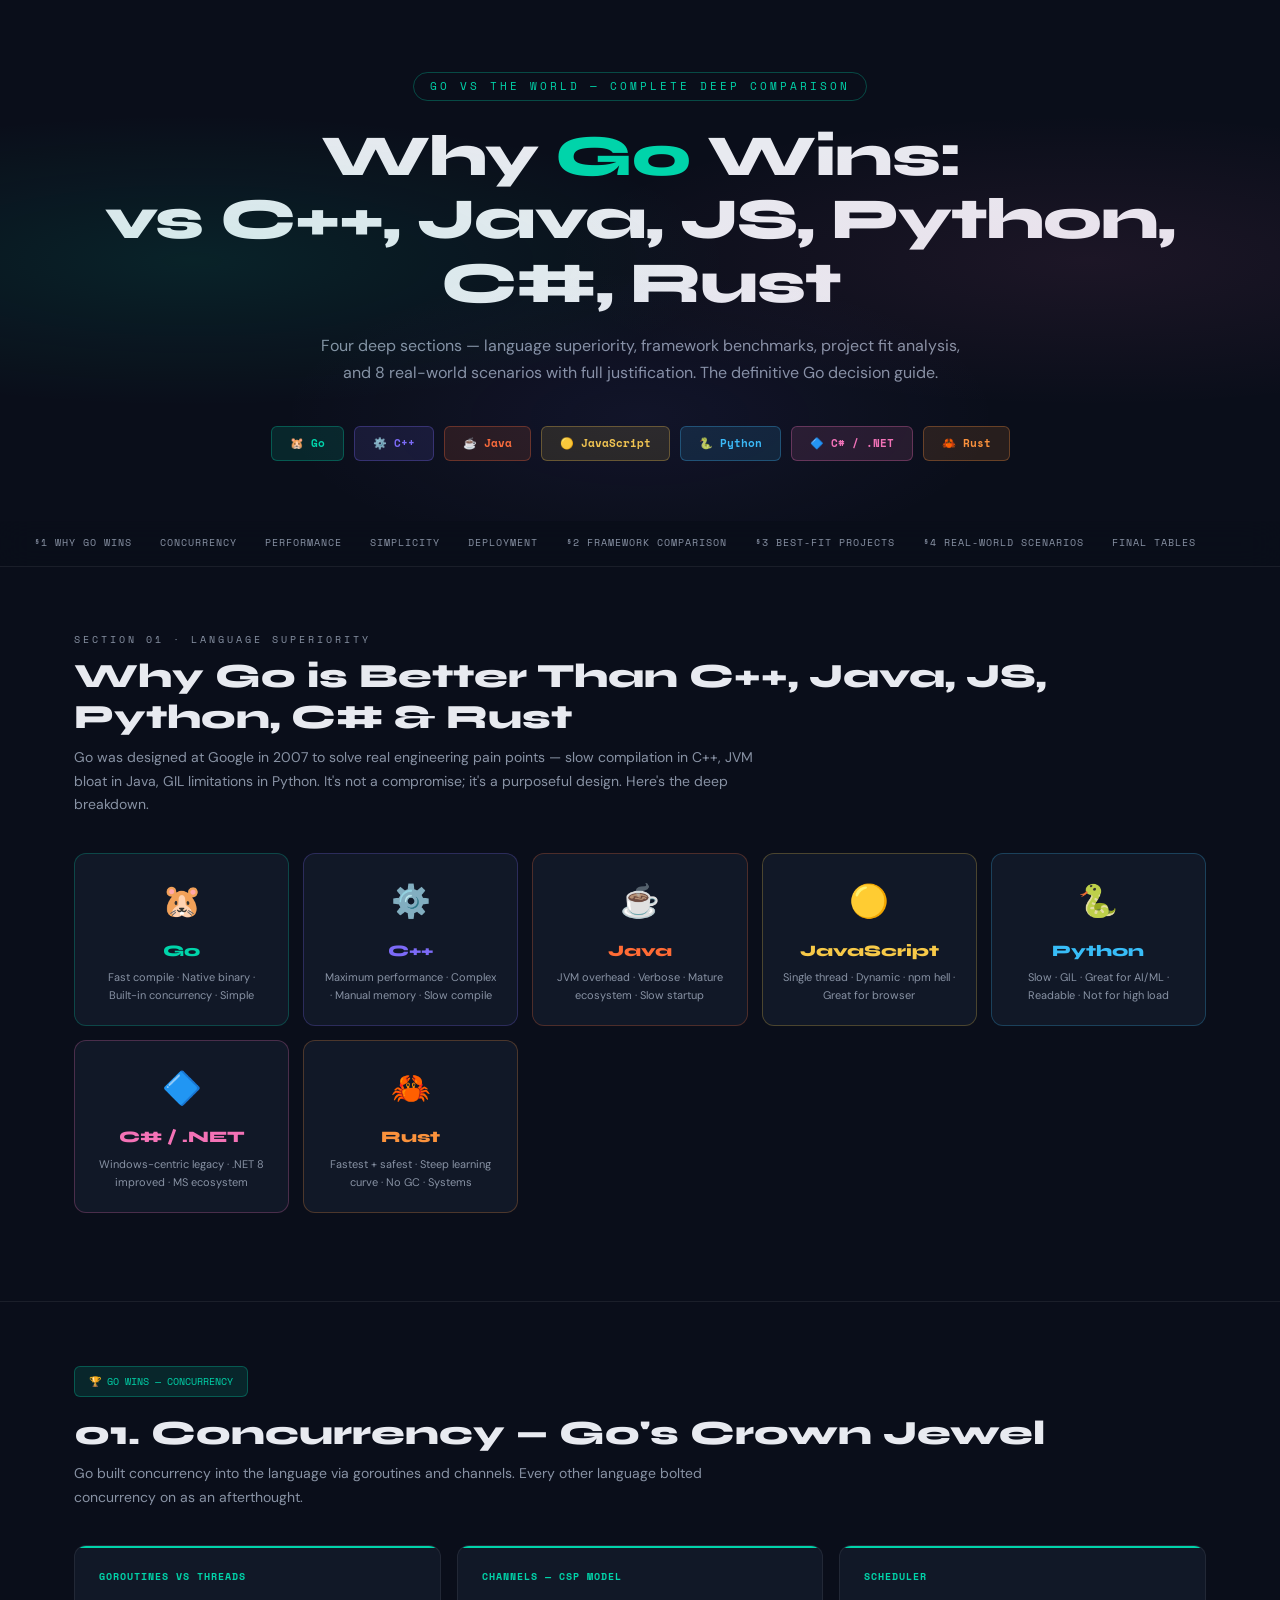
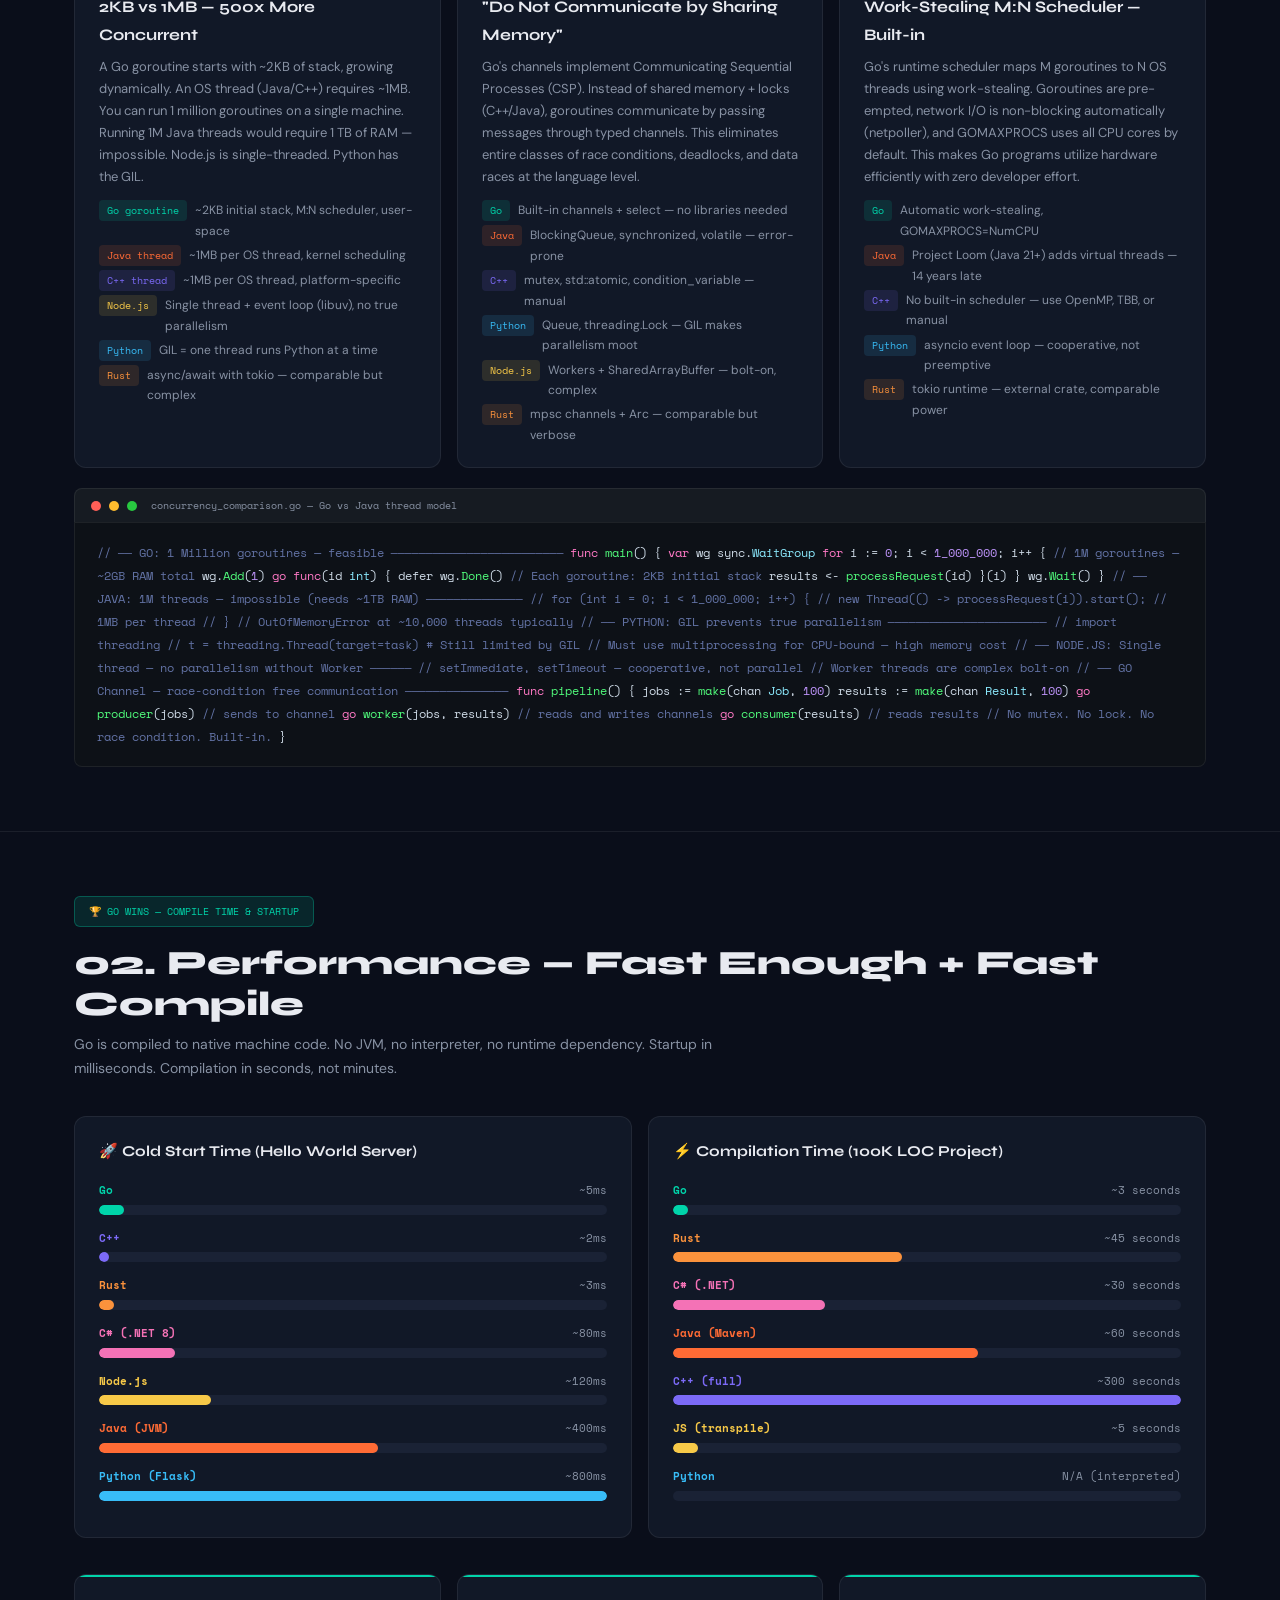
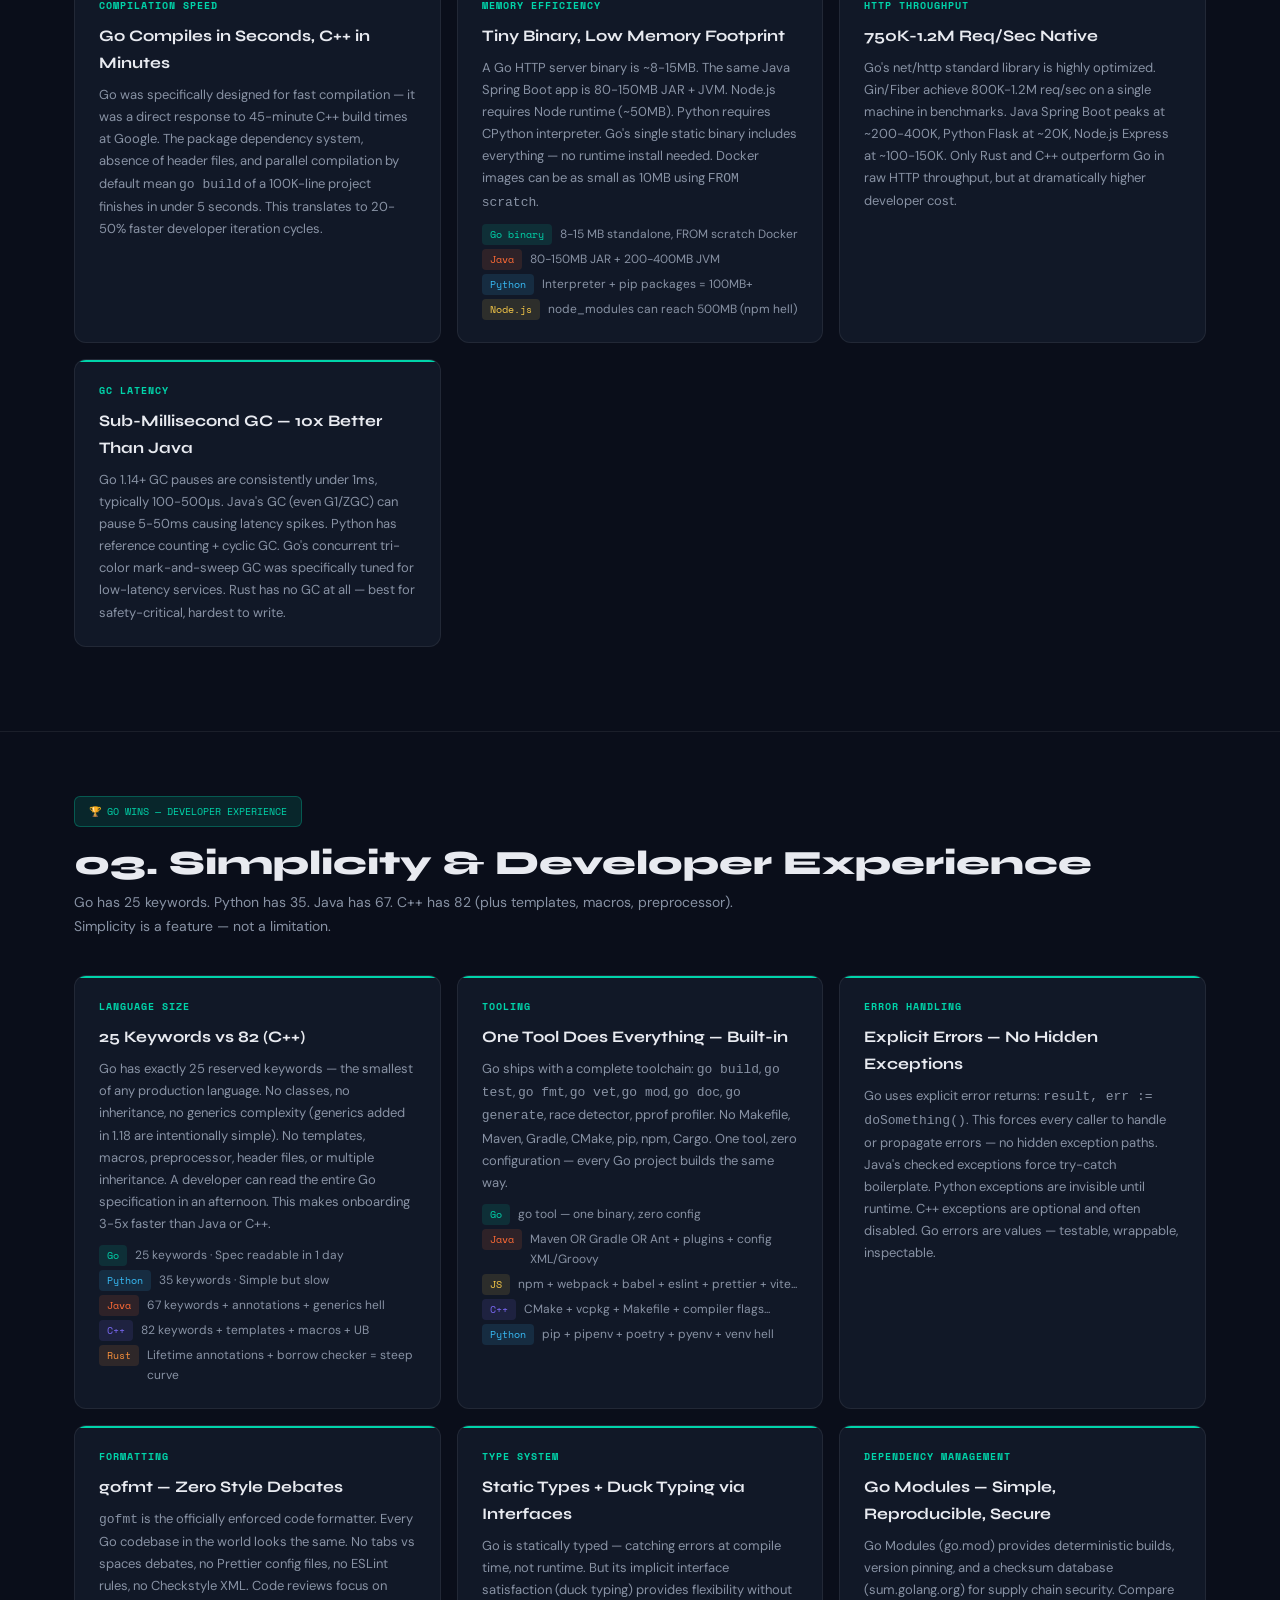
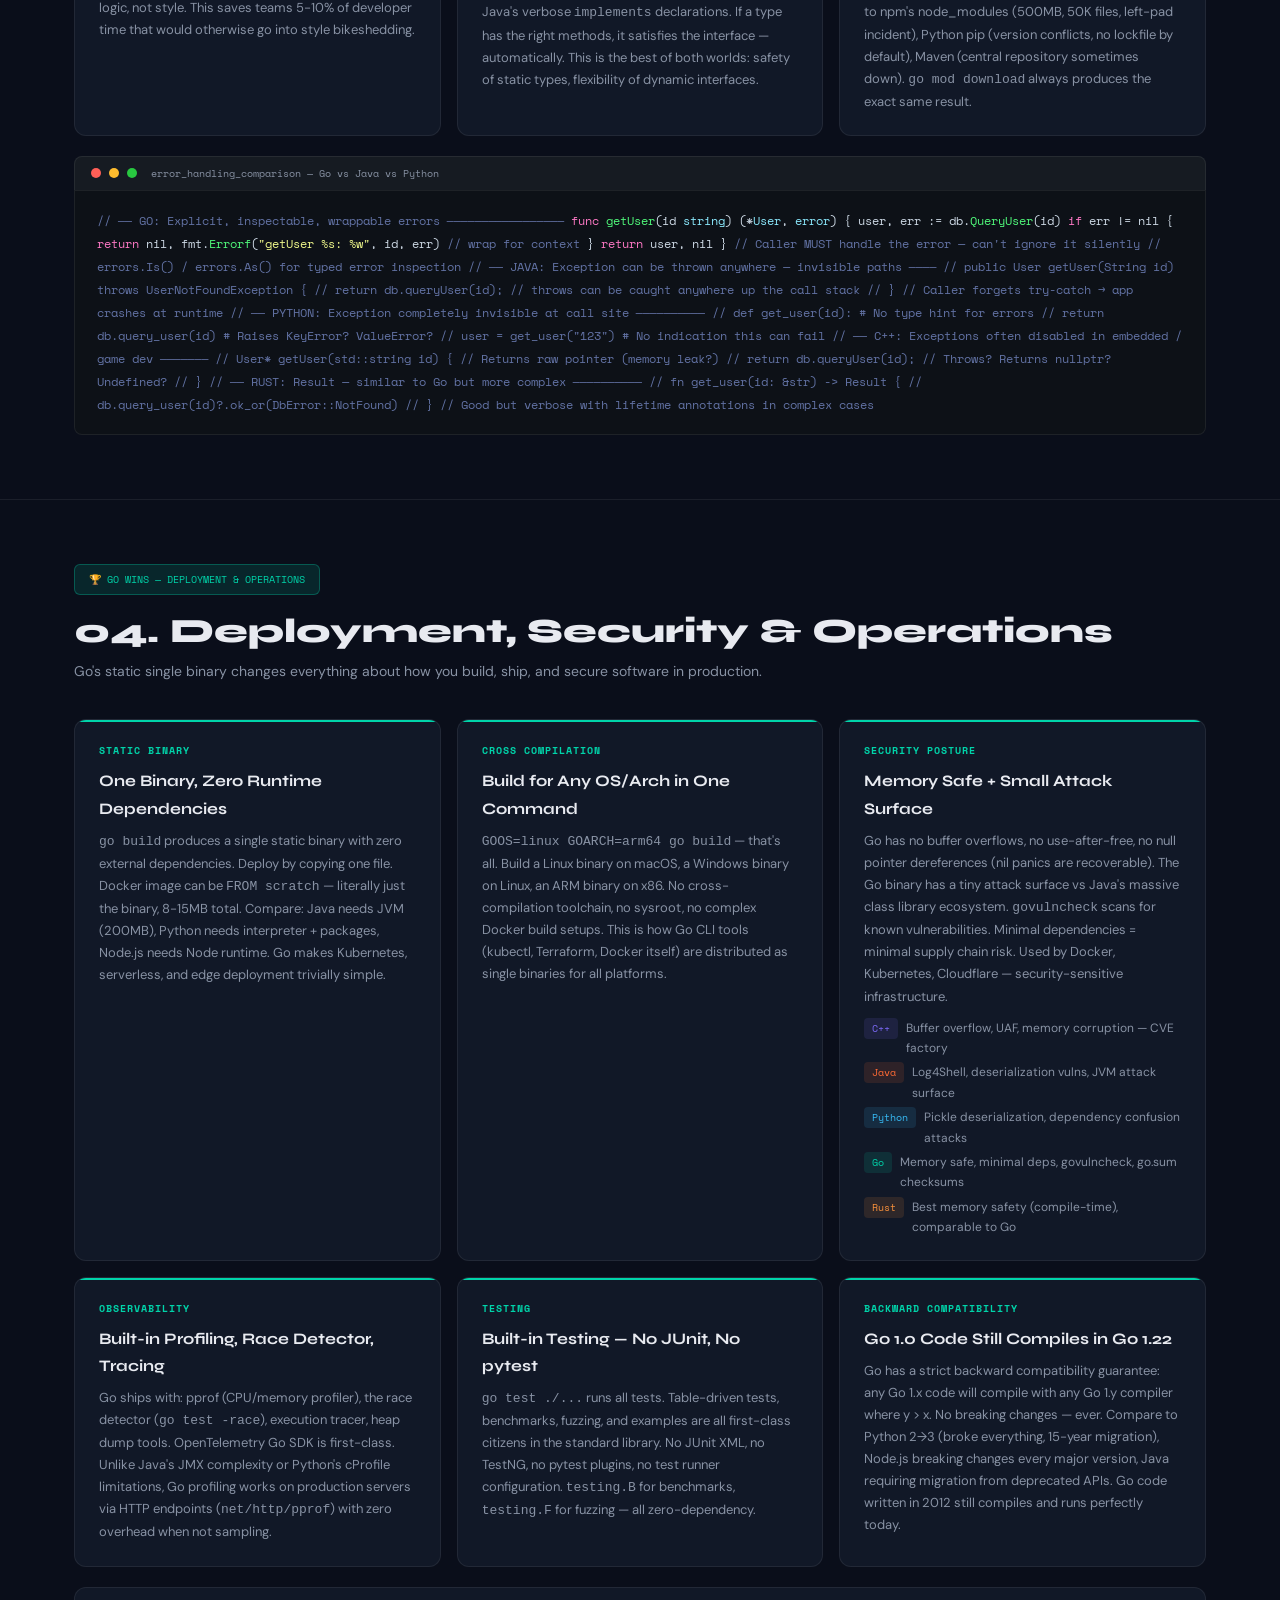
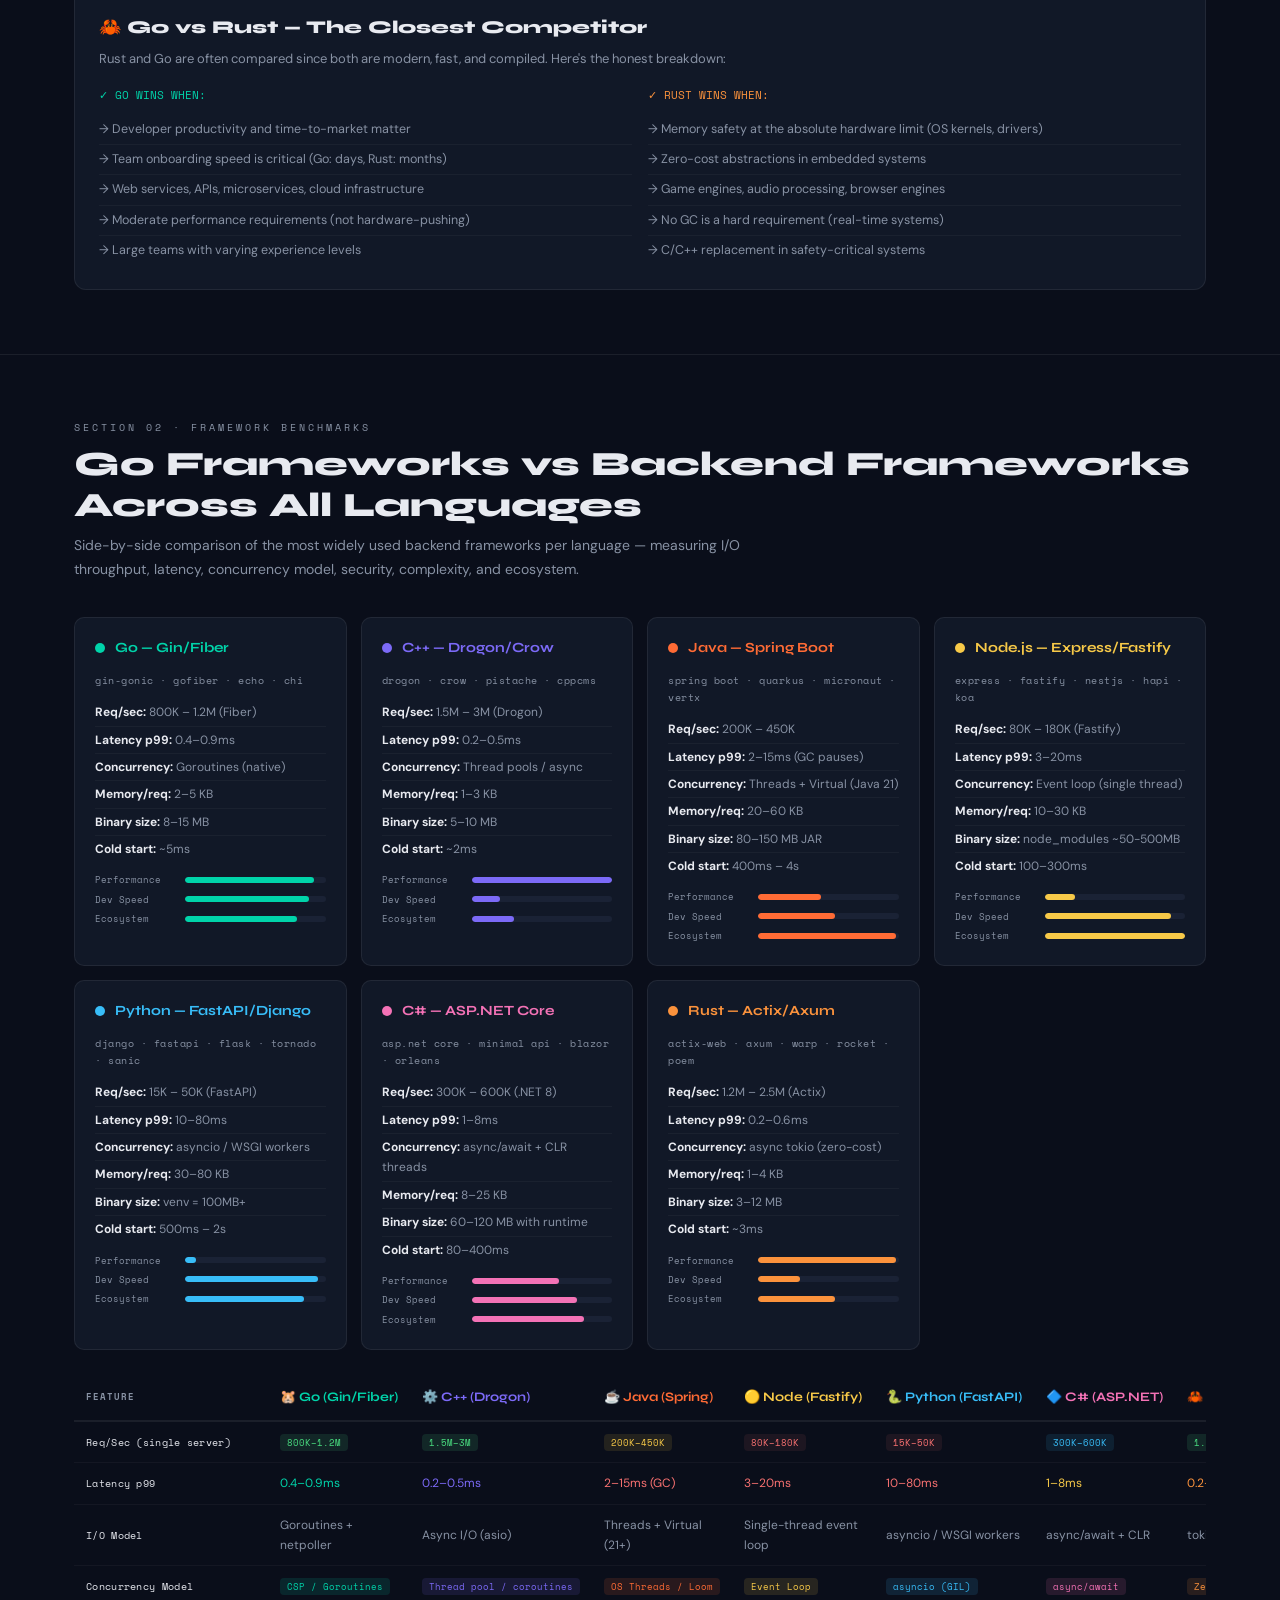
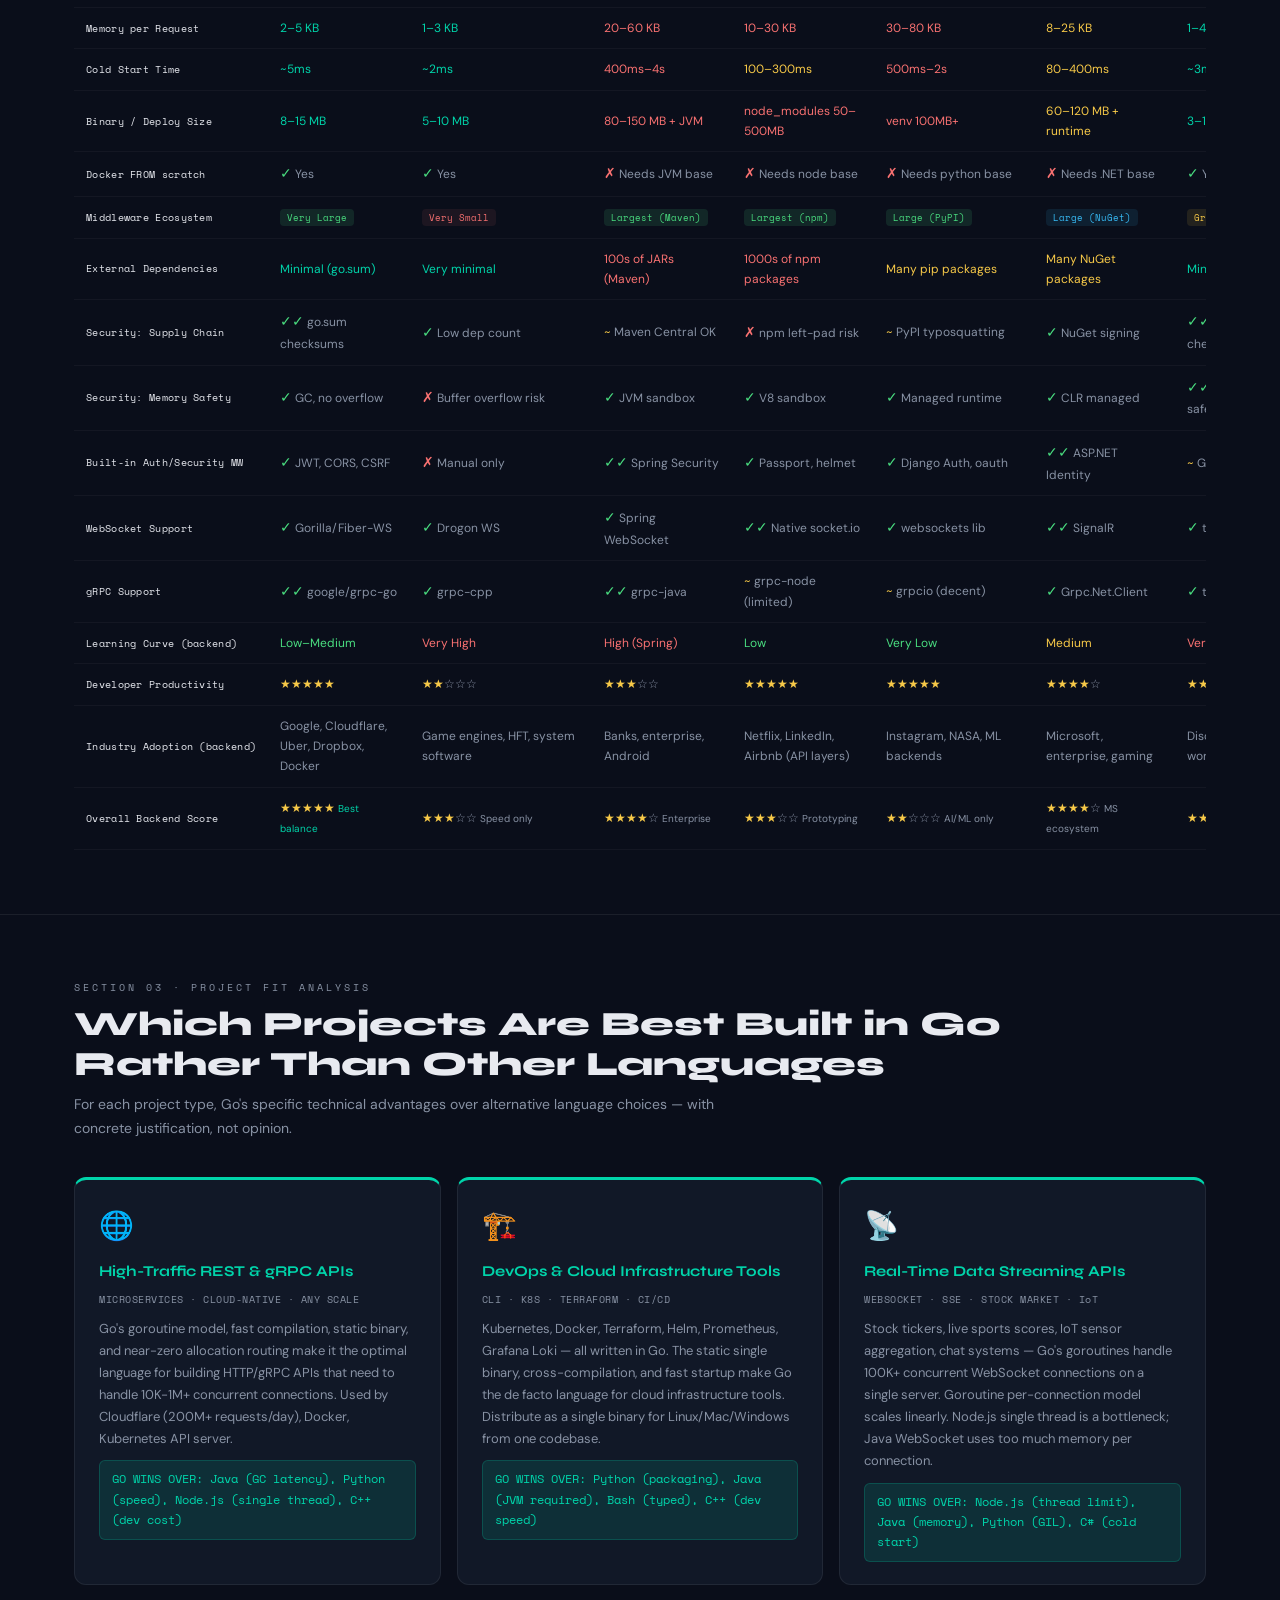
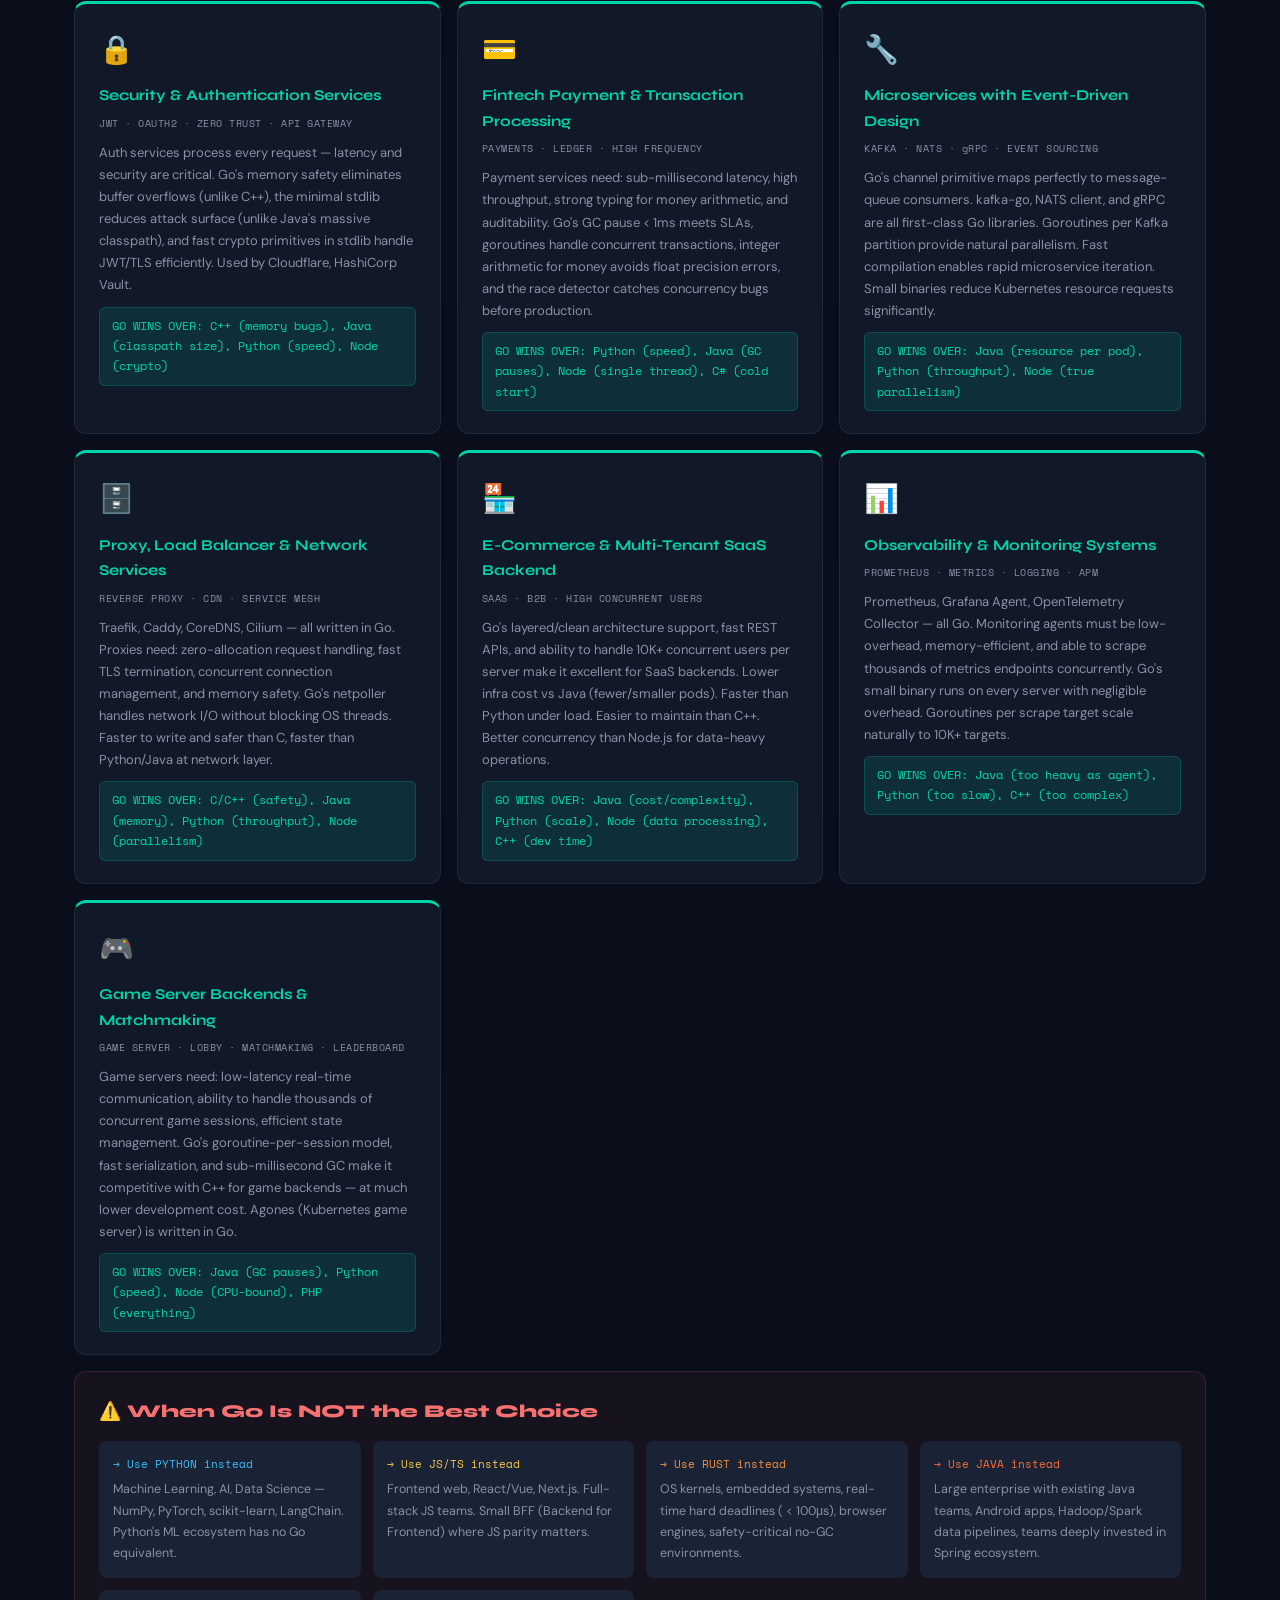
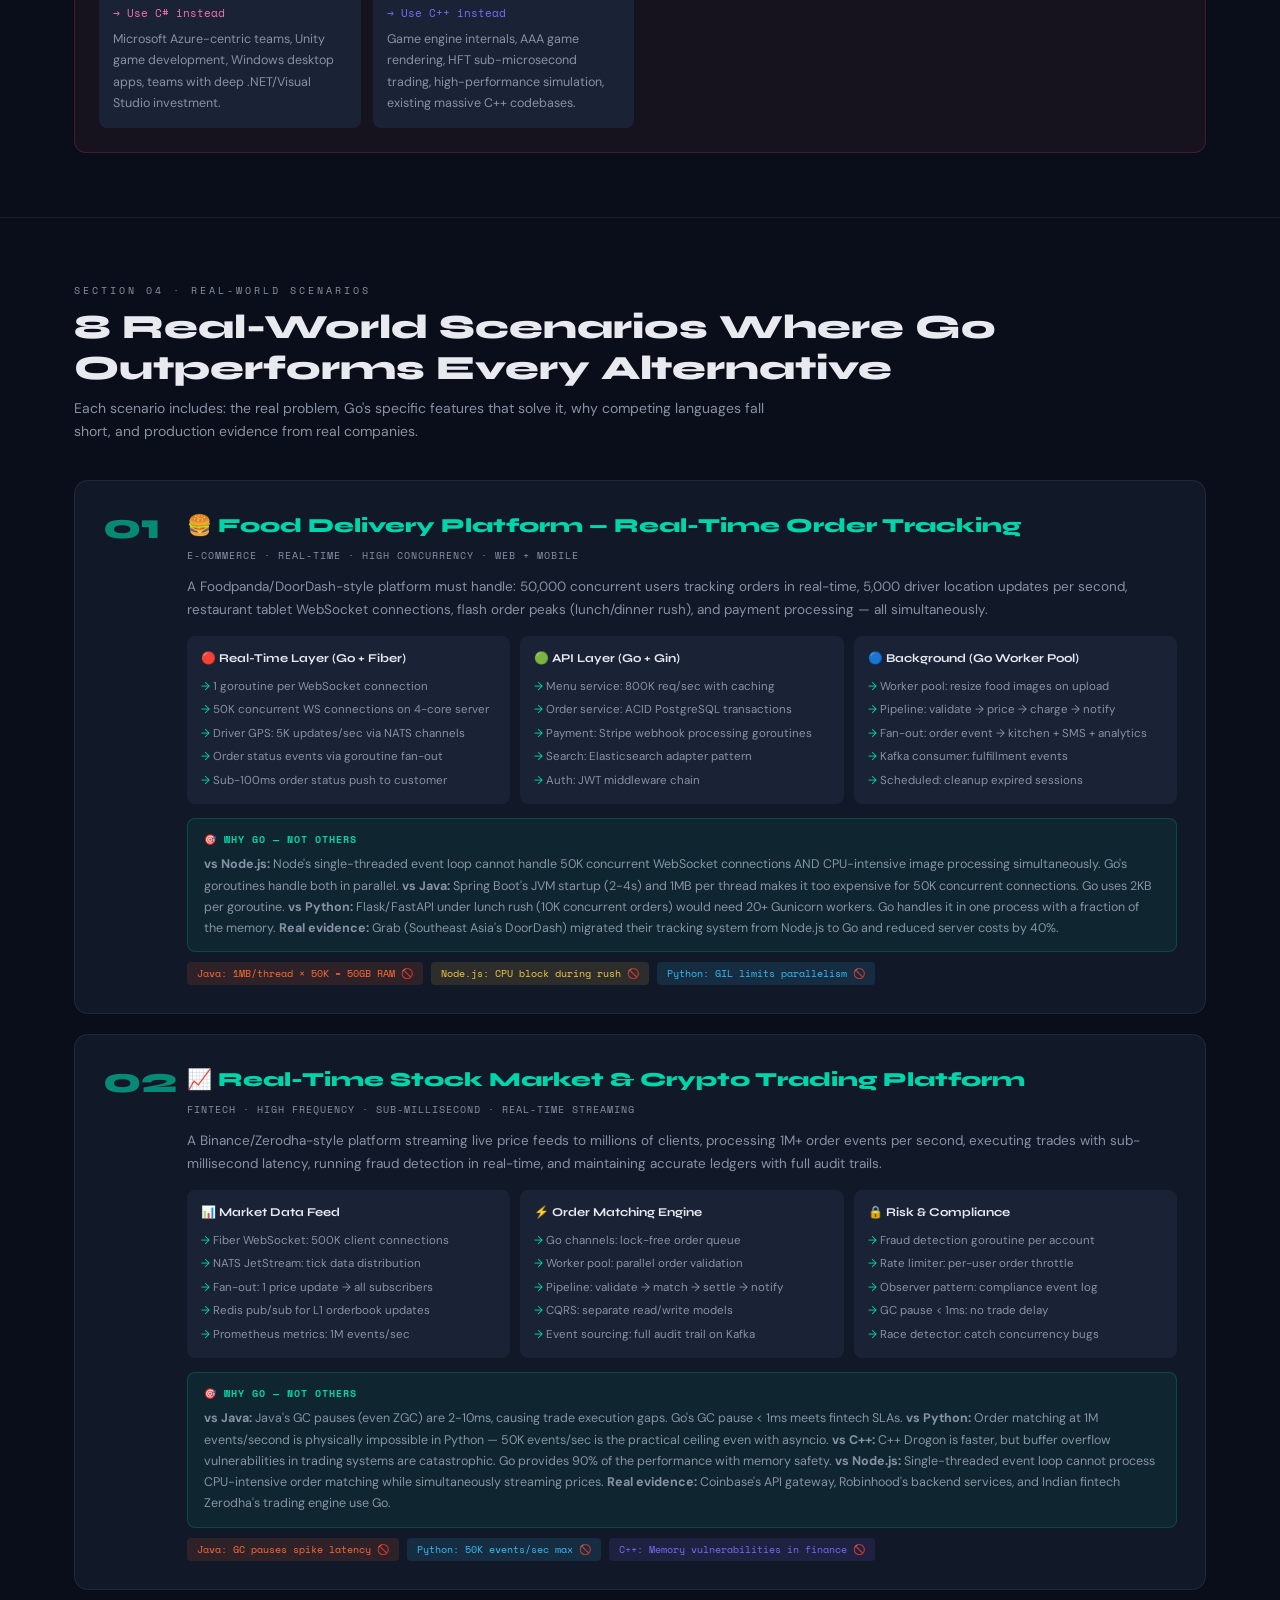
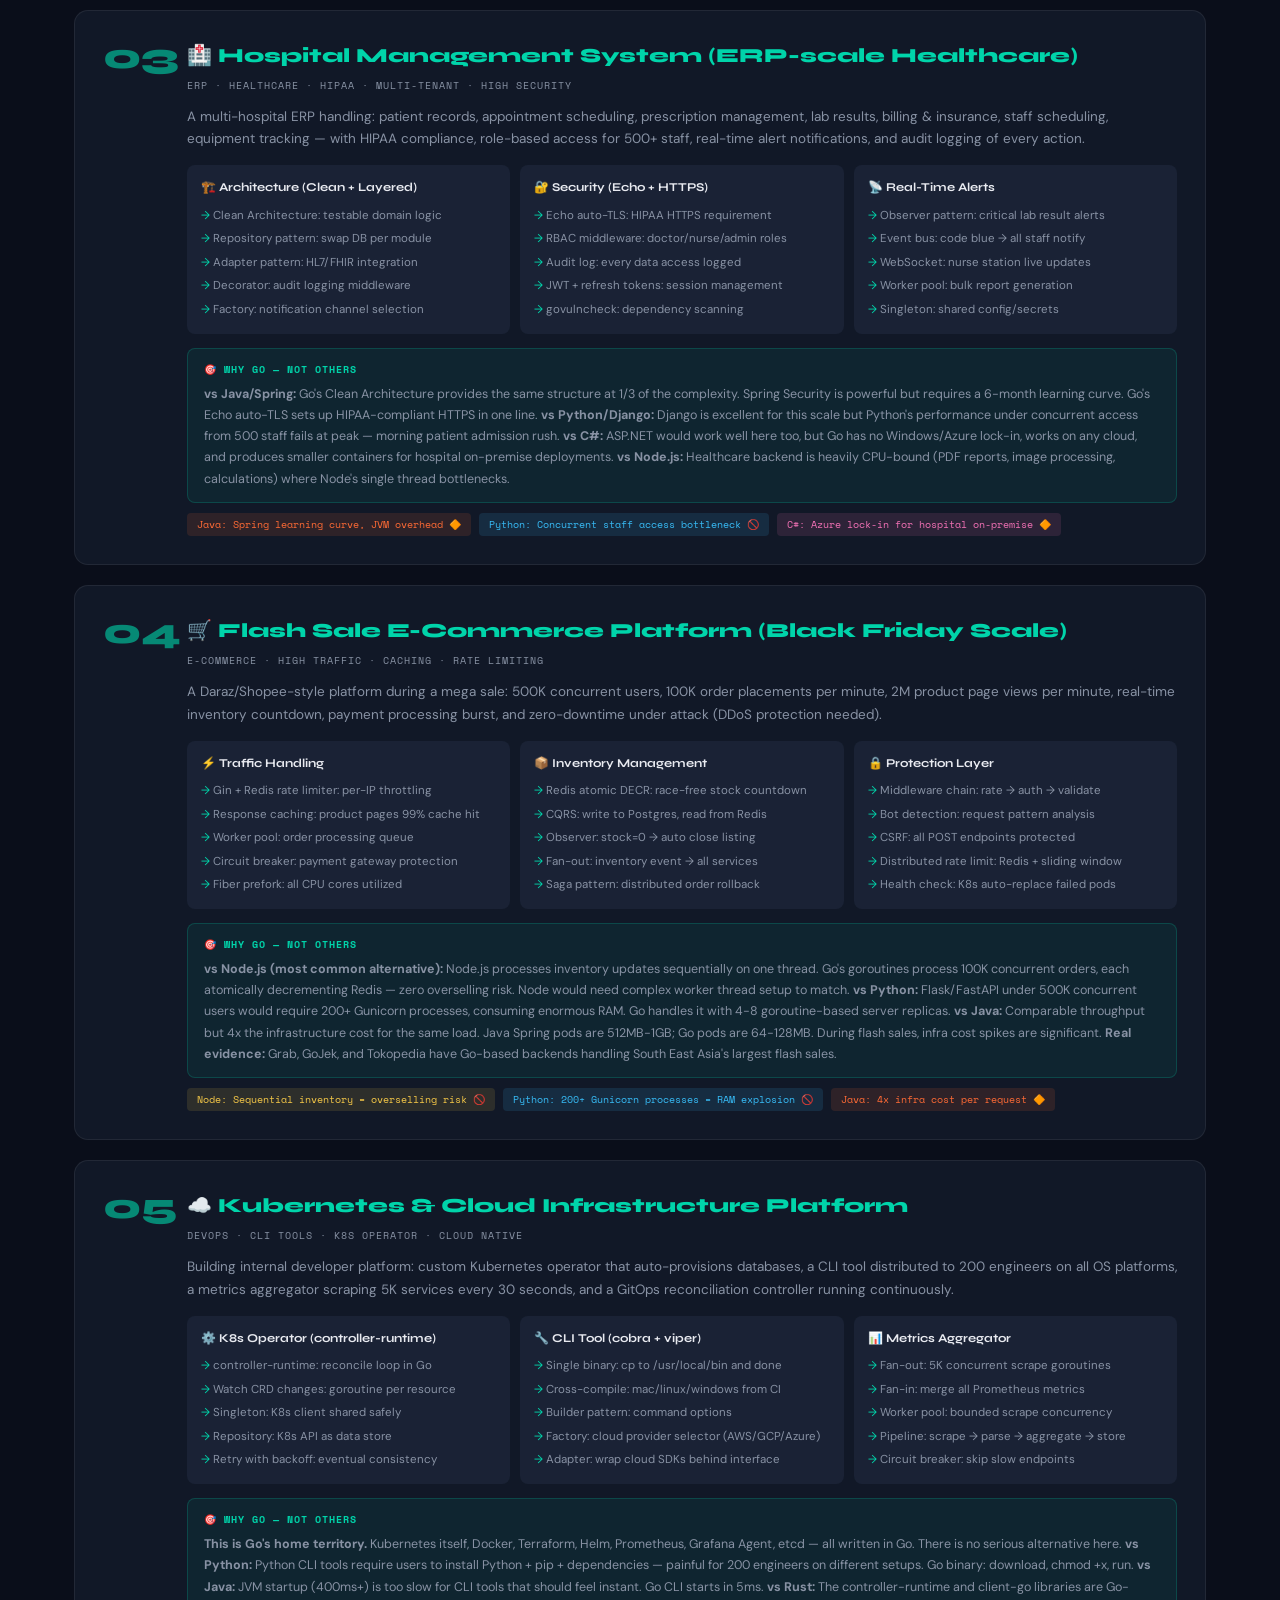
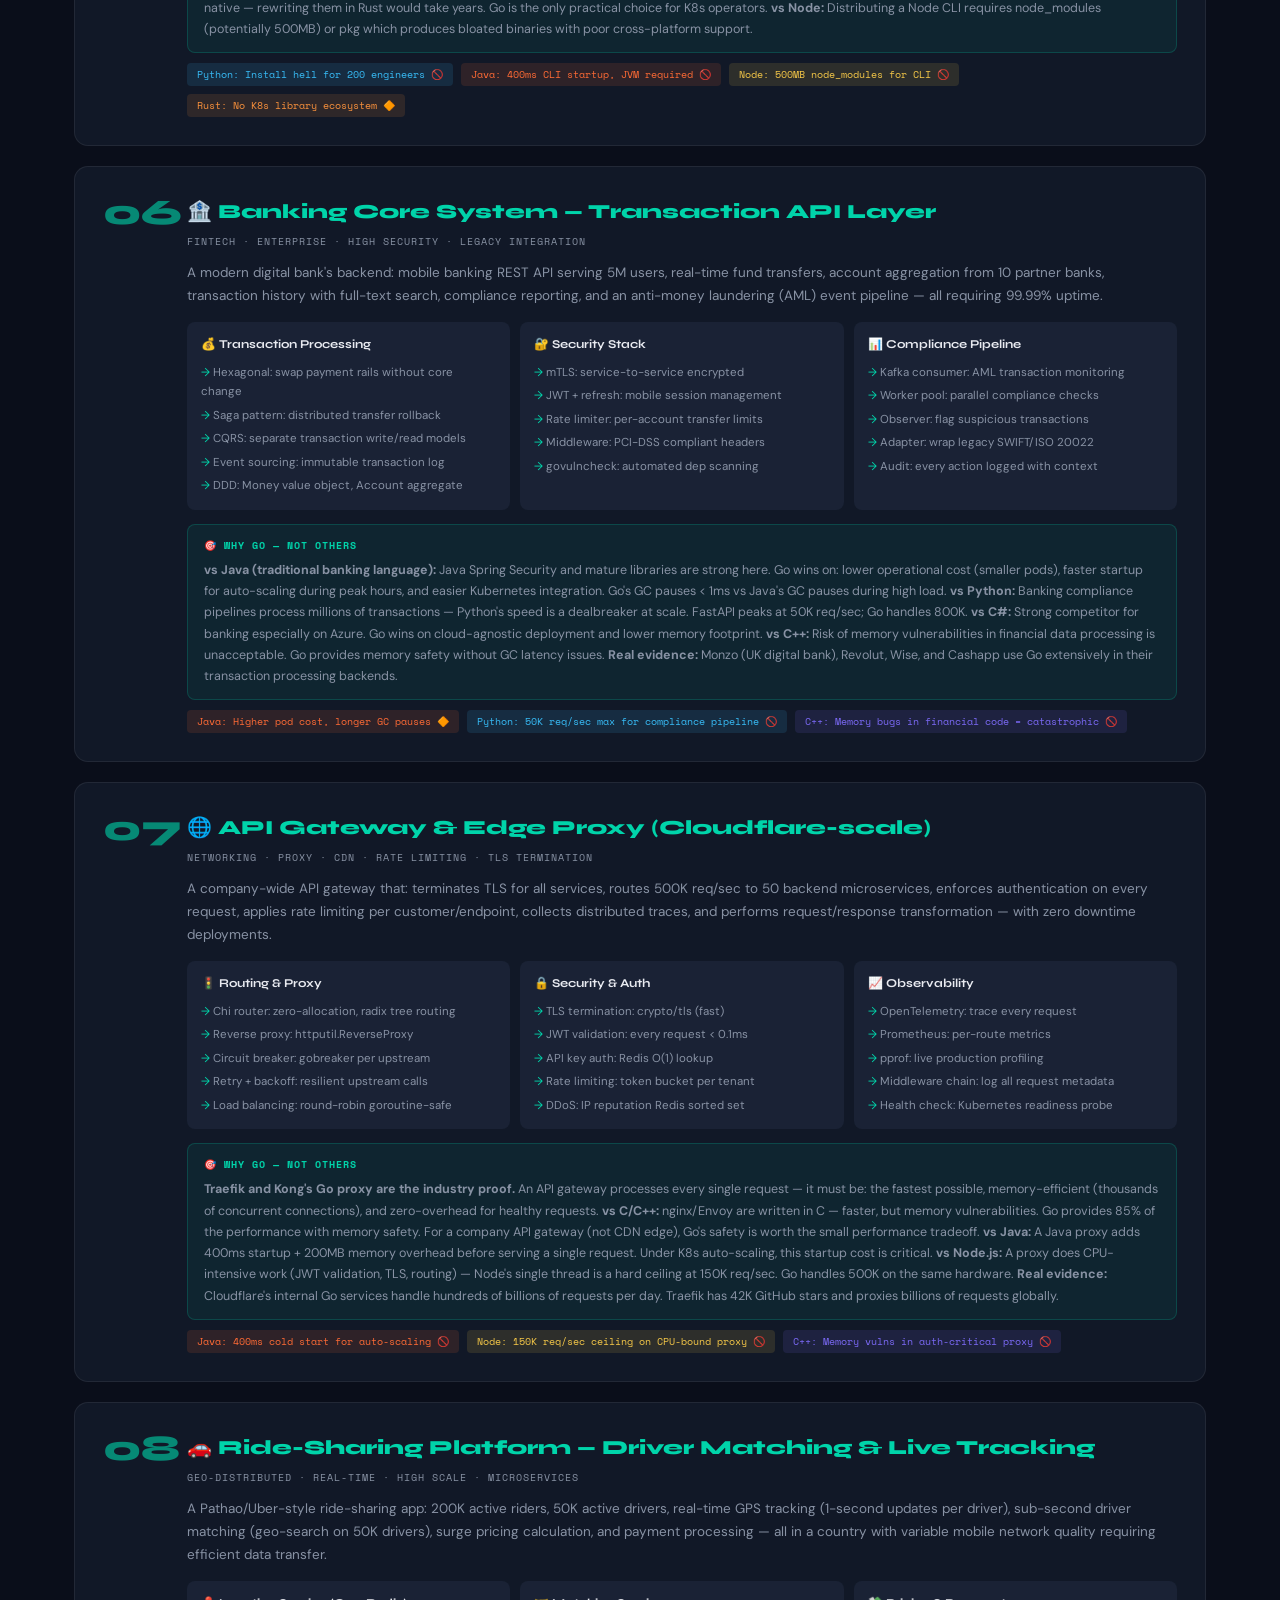
<file: go-wins.html>
<!DOCTYPE html>
<html lang="en">

<head>
  <meta charset="UTF-8">
  <meta name="viewport" content="width=device-width, initial-scale=1.0">
  <title>Why Go — Complete Deep Comparison Guide</title>
  <link
    href="https://fonts.googleapis.com/css2?family=Space+Mono:wght@400;700&family=Syne:wght@400;600;700;800&family=DM+Sans:wght@300;400;500&display=swap"
    rel="stylesheet">
  <link rel="stylesheet" href="go-wins.css">
</head>

<body>

  <!-- ═══ HERO ═══ -->
  <div class="hero">
    <div class="hero-tag">Go vs The World — Complete Deep Comparison</div>
    <h1>Why <span>Go</span> Wins:<br>vs C++, Java, JS, Python, C#, Rust</h1>
    <p>Four deep sections — language superiority, framework benchmarks, project fit analysis, and 8 real-world scenarios
      with full justification. The definitive Go decision guide.</p>
    <div class="lang-pills">
      <div class="lp lp-go">🐹 Go</div>
      <div class="lp lp-cpp">⚙️ C++</div>
      <div class="lp lp-java">☕ Java</div>
      <div class="lp lp-js">🟡 JavaScript</div>
      <div class="lp lp-py">🐍 Python</div>
      <div class="lp lp-cs">🔷 C# / .NET</div>
      <div class="lp lp-rust">🦀 Rust</div>
    </div>
  </div>

  <!-- ═══ NAV ═══ -->
  <nav>
    <a href="#section1">§1 Why Go Wins</a>
    <a href="#concurrency">Concurrency</a>
    <a href="#performance">Performance</a>
    <a href="#simplicity">Simplicity</a>
    <a href="#deployment">Deployment</a>
    <a href="#section2">§2 Framework Comparison</a>
    <a href="#section3">§3 Best-Fit Projects</a>
    <a href="#section4">§4 Real-World Scenarios</a>
    <a href="#final">Final Tables</a>
  </nav>

  <!-- ══════════════════════════════════════════════════════
     SECTION 1: WHY GO IS BETTER
═══════════════════════════════════════════════════════ -->
  <section id="section1">
    <div class="container">
      <div class="section-label">Section 01 · Language Superiority</div>
      <div class="section-title">Why Go is Better Than C++, Java, JS,<br>Python, C# & Rust</div>
      <div class="section-sub">Go was designed at Google in 2007 to solve real engineering pain points — slow
        compilation in C++, JVM bloat in Java, GIL limitations in Python. It's not a compromise; it's a purposeful
        design. Here's the deep breakdown.</div>

      <!-- Language snapshot cards -->
      <div class="lang-cmp-grid">
        <div class="lang-card go"><span class="lang-emoji">🐹</span>
          <div class="lang-name">Go</div>
          <div class="lang-tagline">Fast compile · Native binary · Built-in concurrency · Simple</div>
        </div>
        <div class="lang-card cpp"><span class="lang-emoji">⚙️</span>
          <div class="lang-name">C++</div>
          <div class="lang-tagline">Maximum performance · Complex · Manual memory · Slow compile</div>
        </div>
        <div class="lang-card java"><span class="lang-emoji">☕</span>
          <div class="lang-name">Java</div>
          <div class="lang-tagline">JVM overhead · Verbose · Mature ecosystem · Slow startup</div>
        </div>
        <div class="lang-card js"><span class="lang-emoji">🟡</span>
          <div class="lang-name">JavaScript</div>
          <div class="lang-tagline">Single thread · Dynamic · npm hell · Great for browser</div>
        </div>
        <div class="lang-card py"><span class="lang-emoji">🐍</span>
          <div class="lang-name">Python</div>
          <div class="lang-tagline">Slow · GIL · Great for AI/ML · Readable · Not for high load</div>
        </div>
        <div class="lang-card cs"><span class="lang-emoji">🔷</span>
          <div class="lang-name">C# / .NET</div>
          <div class="lang-tagline">Windows-centric legacy · .NET 8 improved · MS ecosystem</div>
        </div>
        <div class="lang-card rust"><span class="lang-emoji">🦀</span>
          <div class="lang-name">Rust</div>
          <div class="lang-tagline">Fastest + safest · Steep learning curve · No GC · Systems</div>
        </div>
      </div>
    </div>
  </section>

  <!-- CONCURRENCY -->
  <section id="concurrency">
    <div class="container">
      <div class="win-badge">🏆 GO WINS — CONCURRENCY</div>
      <div class="section-title">01. Concurrency — Go's Crown Jewel</div>
      <div class="section-sub">Go built concurrency into the language via goroutines and channels. Every other language
        bolted concurrency on as an afterthought.</div>

      <div class="point-grid">
        <div class="point-card">
          <div class="point-num">GOROUTINES VS THREADS</div>
          <div class="point-title">2KB vs 1MB — 500x More Concurrent</div>
          <div class="point-body">A Go goroutine starts with ~2KB of stack, growing dynamically. An OS thread (Java/C++)
            requires ~1MB. You can run 1 million goroutines on a single machine. Running 1M Java threads would require 1
            TB of RAM — impossible. Node.js is single-threaded. Python has the GIL.</div>
          <div class="vs-row" style="margin-top:12px">
            <div class="vs-item"><span class="vs-lang go">Go goroutine</span><span class="vs-text">~2KB initial stack,
                M:N scheduler, user-space</span></div>
            <div class="vs-item"><span class="vs-lang java">Java thread</span><span class="vs-text">~1MB per OS thread,
                kernel scheduling</span></div>
            <div class="vs-item"><span class="vs-lang cpp">C++ thread</span><span class="vs-text">~1MB per OS thread,
                platform-specific</span></div>
            <div class="vs-item"><span class="vs-lang js">Node.js</span><span class="vs-text">Single thread + event loop
                (libuv), no true parallelism</span></div>
            <div class="vs-item"><span class="vs-lang py">Python</span><span class="vs-text">GIL = one thread runs
                Python at a time</span></div>
            <div class="vs-item"><span class="vs-lang rust">Rust</span><span class="vs-text">async/await with tokio —
                comparable but complex</span></div>
          </div>
        </div>

        <div class="point-card">
          <div class="point-num">CHANNELS — CSP MODEL</div>
          <div class="point-title">"Do Not Communicate by Sharing Memory"</div>
          <div class="point-body">Go's channels implement Communicating Sequential Processes (CSP). Instead of shared
            memory + locks (C++/Java), goroutines communicate by passing messages through typed channels. This
            eliminates entire classes of race conditions, deadlocks, and data races at the language level.</div>
          <div class="vs-row" style="margin-top:12px">
            <div class="vs-item"><span class="vs-lang go">Go</span><span class="vs-text">Built-in channels + select — no
                libraries needed</span></div>
            <div class="vs-item"><span class="vs-lang java">Java</span><span class="vs-text">BlockingQueue,
                synchronized, volatile — error-prone</span></div>
            <div class="vs-item"><span class="vs-lang cpp">C++</span><span class="vs-text">mutex, std::atomic,
                condition_variable — manual</span></div>
            <div class="vs-item"><span class="vs-lang py">Python</span><span class="vs-text">Queue, threading.Lock — GIL
                makes parallelism moot</span></div>
            <div class="vs-item"><span class="vs-lang js">Node.js</span><span class="vs-text">Workers +
                SharedArrayBuffer — bolt-on, complex</span></div>
            <div class="vs-item"><span class="vs-lang rust">Rust</span><span class="vs-text">mpsc channels + Arc<Mutex>
                  — comparable but verbose</span></div>
          </div>
        </div>

        <div class="point-card">
          <div class="point-num">SCHEDULER</div>
          <div class="point-title">Work-Stealing M:N Scheduler — Built-in</div>
          <div class="point-body">Go's runtime scheduler maps M goroutines to N OS threads using work-stealing.
            Goroutines are pre-empted, network I/O is non-blocking automatically (netpoller), and GOMAXPROCS uses all
            CPU cores by default. This makes Go programs utilize hardware efficiently with zero developer effort.</div>
          <div class="vs-row" style="margin-top:12px">
            <div class="vs-item"><span class="vs-lang go">Go</span><span class="vs-text">Automatic work-stealing,
                GOMAXPROCS=NumCPU</span></div>
            <div class="vs-item"><span class="vs-lang java">Java</span><span class="vs-text">Project Loom (Java 21+)
                adds virtual threads — 14 years late</span></div>
            <div class="vs-item"><span class="vs-lang cpp">C++</span><span class="vs-text">No built-in scheduler — use
                OpenMP, TBB, or manual</span></div>
            <div class="vs-item"><span class="vs-lang py">Python</span><span class="vs-text">asyncio event loop —
                cooperative, not preemptive</span></div>
            <div class="vs-item"><span class="vs-lang rust">Rust</span><span class="vs-text">tokio runtime — external
                crate, comparable power</span></div>
          </div>
        </div>
      </div>

      <div class="code-bar">
        <div class="dr"></div>
        <div class="dy"></div>
        <div class="dg"></div><span class="cb-label">concurrency_comparison.go — Go vs Java thread model</span>
      </div>
      <div class="code-block"><span class="cmt">// ── GO: 1 Million goroutines — feasible
          ─────────────────────────</span>
        <span class="kw">func</span> <span class="fn">main</span>() {
        <span class="kw">var</span> wg sync.<span class="pkg">WaitGroup</span>
        <span class="kw">for</span> i := <span class="num">0</span>; i < <span class="num">1_000_000</span>; i++ { <span
            class="cmt">// 1M goroutines — ~2GB RAM total</span>
          wg.<span class="fn">Add</span>(<span class="num">1</span>)
          <span class="kw">go func</span>(id <span class="pkg">int</span>) {
          defer wg.<span class="fn">Done</span>()
          <span class="cmt">// Each goroutine: 2KB initial stack</span>
          results &lt;- <span class="fn">processRequest</span>(id)
          }(i)
          }
          wg.<span class="fn">Wait</span>()
          }

          <span class="cmt">// ── JAVA: 1M threads — impossible (needs ~1TB RAM) ──────────────</span>
          <span class="cmt">// for (int i = 0; i < 1_000_000; i++) {</span>
              <span class="cmt">// new Thread(() -> processRequest(i)).start(); // 1MB per thread</span>
              <span class="cmt">// } // OutOfMemoryError at ~10,000 threads typically</span>

              <span class="cmt">// ── PYTHON: GIL prevents true parallelism ───────────────────────</span>
              <span class="cmt">// import threading</span>
              <span class="cmt">// t = threading.Thread(target=task) # Still limited by GIL</span>
              <span class="cmt">// Must use multiprocessing for CPU-bound — high memory cost</span>

              <span class="cmt">// ── NODE.JS: Single thread — no parallelism without Worker ──────</span>
              <span class="cmt">// setImmediate, setTimeout — cooperative, not parallel</span>
              <span class="cmt">// Worker threads are complex bolt-on</span>

              <span class="cmt">// ── GO Channel — race-condition free communication ───────────────</span>
              <span class="kw">func</span> <span class="fn">pipeline</span>() {
              jobs := <span class="fn">make</span>(chan <span class="pkg">Job</span>, <span class="num">100</span>)
              results := <span class="fn">make</span>(chan <span class="pkg">Result</span>, <span
                class="num">100</span>)
              <span class="kw">go</span> <span class="fn">producer</span>(jobs) <span class="cmt">// sends to
                channel</span>
              <span class="kw">go</span> <span class="fn">worker</span>(jobs, results) <span class="cmt">// reads and
                writes channels</span>
              <span class="kw">go</span> <span class="fn">consumer</span>(results) <span class="cmt">// reads
                results</span>
              <span class="cmt">// No mutex. No lock. No race condition. Built-in.</span>
              }
      </div>
    </div>
  </section>

  <!-- PERFORMANCE -->
  <section id="performance">
    <div class="container">
      <div class="win-badge">🏆 GO WINS — COMPILE TIME & STARTUP</div>
      <div class="section-title">02. Performance — Fast Enough + Fast Compile</div>
      <div class="section-sub">Go is compiled to native machine code. No JVM, no interpreter, no runtime dependency.
        Startup in milliseconds. Compilation in seconds, not minutes.</div>

      <div style="display:grid;grid-template-columns:1fr 1fr;gap:16px;margin-bottom:20px;">
        <div class="perf-block">
          <h3>🚀 Cold Start Time (Hello World Server)</h3>
          <div class="bar-row">
            <div class="bar-top"><span class="bar-lang" style="color:var(--go)">Go</span><span
                class="bar-val">~5ms</span></div>
            <div class="bar-track">
              <div class="bar-fill bf-go" style="width:5%"></div>
            </div>
          </div>
          <div class="bar-row">
            <div class="bar-top"><span class="bar-lang" style="color:var(--cpp)">C++</span><span
                class="bar-val">~2ms</span></div>
            <div class="bar-track">
              <div class="bar-fill bf-cpp" style="width:2%"></div>
            </div>
          </div>
          <div class="bar-row">
            <div class="bar-top"><span class="bar-lang" style="color:var(--rust)">Rust</span><span
                class="bar-val">~3ms</span></div>
            <div class="bar-track">
              <div class="bar-fill bf-rust" style="width:3%"></div>
            </div>
          </div>
          <div class="bar-row">
            <div class="bar-top"><span class="bar-lang" style="color:var(--cs)">C# (.NET 8)</span><span
                class="bar-val">~80ms</span></div>
            <div class="bar-track">
              <div class="bar-fill bf-cs" style="width:15%"></div>
            </div>
          </div>
          <div class="bar-row">
            <div class="bar-top"><span class="bar-lang" style="color:var(--js)">Node.js</span><span
                class="bar-val">~120ms</span></div>
            <div class="bar-track">
              <div class="bar-fill bf-js" style="width:22%"></div>
            </div>
          </div>
          <div class="bar-row">
            <div class="bar-top"><span class="bar-lang" style="color:var(--java)">Java (JVM)</span><span
                class="bar-val">~400ms</span></div>
            <div class="bar-track">
              <div class="bar-fill bf-java" style="width:55%"></div>
            </div>
          </div>
          <div class="bar-row">
            <div class="bar-top"><span class="bar-lang" style="color:var(--py)">Python (Flask)</span><span
                class="bar-val">~800ms</span></div>
            <div class="bar-track">
              <div class="bar-fill bf-py" style="width:100%"></div>
            </div>
          </div>
        </div>

        <div class="perf-block">
          <h3>⚡ Compilation Time (100K LOC Project)</h3>
          <div class="bar-row">
            <div class="bar-top"><span class="bar-lang" style="color:var(--go)">Go</span><span class="bar-val">~3
                seconds</span></div>
            <div class="bar-track">
              <div class="bar-fill bf-go" style="width:3%"></div>
            </div>
          </div>
          <div class="bar-row">
            <div class="bar-top"><span class="bar-lang" style="color:var(--rust)">Rust</span><span class="bar-val">~45
                seconds</span></div>
            <div class="bar-track">
              <div class="bar-fill bf-rust" style="width:45%"></div>
            </div>
          </div>
          <div class="bar-row">
            <div class="bar-top"><span class="bar-lang" style="color:var(--cs)">C# (.NET)</span><span
                class="bar-val">~30 seconds</span></div>
            <div class="bar-track">
              <div class="bar-fill bf-cs" style="width:30%"></div>
            </div>
          </div>
          <div class="bar-row">
            <div class="bar-top"><span class="bar-lang" style="color:var(--java)">Java (Maven)</span><span
                class="bar-val">~60 seconds</span></div>
            <div class="bar-track">
              <div class="bar-fill bf-java" style="width:60%"></div>
            </div>
          </div>
          <div class="bar-row">
            <div class="bar-top"><span class="bar-lang" style="color:var(--cpp)">C++ (full)</span><span
                class="bar-val">~300 seconds</span></div>
            <div class="bar-track">
              <div class="bar-fill bf-cpp" style="width:100%"></div>
            </div>
          </div>
          <div class="bar-row">
            <div class="bar-top"><span class="bar-lang" style="color:var(--js)">JS (transpile)</span><span
                class="bar-val">~5 seconds</span></div>
            <div class="bar-track">
              <div class="bar-fill bf-js" style="width:5%"></div>
            </div>
          </div>
          <div class="bar-row">
            <div class="bar-top"><span class="bar-lang" style="color:var(--py)">Python</span><span class="bar-val">N/A
                (interpreted)</span></div>
            <div class="bar-track">
              <div class="bar-fill bf-py" style="width:0%"></div>
            </div>
          </div>
        </div>
      </div>

      <div class="point-grid">
        <div class="point-card">
          <div class="point-num">COMPILATION SPEED</div>
          <div class="point-title">Go Compiles in Seconds, C++ in Minutes</div>
          <div class="point-body">Go was specifically designed for fast compilation — it was a direct response to
            45-minute C++ build times at Google. The package dependency system, absence of header files, and parallel
            compilation by default mean <code>go build</code> of a 100K-line project finishes in under 5 seconds. This
            translates to 20-50% faster developer iteration cycles.</div>
        </div>
        <div class="point-card">
          <div class="point-num">MEMORY EFFICIENCY</div>
          <div class="point-title">Tiny Binary, Low Memory Footprint</div>
          <div class="point-body">A Go HTTP server binary is ~8-15MB. The same Java Spring Boot app is 80-150MB JAR +
            JVM. Node.js requires Node runtime (~50MB). Python requires CPython interpreter. Go's single static binary
            includes everything — no runtime install needed. Docker images can be as small as 10MB using
            <code>FROM scratch</code>.
          </div>
          <div class="vs-row" style="margin-top:10px">
            <div class="vs-item"><span class="vs-lang go">Go binary</span><span class="vs-text">8-15 MB standalone, FROM
                scratch Docker</span></div>
            <div class="vs-item"><span class="vs-lang java">Java</span><span class="vs-text">80-150MB JAR + 200-400MB
                JVM</span></div>
            <div class="vs-item"><span class="vs-lang py">Python</span><span class="vs-text">Interpreter + pip packages
                = 100MB+</span></div>
            <div class="vs-item"><span class="vs-lang js">Node.js</span><span class="vs-text">node_modules can reach
                500MB (npm hell)</span></div>
          </div>
        </div>
        <div class="point-card">
          <div class="point-num">HTTP THROUGHPUT</div>
          <div class="point-title">750K-1.2M Req/Sec Native</div>
          <div class="point-body">Go's net/http standard library is highly optimized. Gin/Fiber achieve 800K-1.2M
            req/sec on a single machine in benchmarks. Java Spring Boot peaks at ~200-400K, Python Flask at ~20K,
            Node.js Express at ~100-150K. Only Rust and C++ outperform Go in raw HTTP throughput, but at dramatically
            higher developer cost.</div>
        </div>
        <div class="point-card">
          <div class="point-num">GC LATENCY</div>
          <div class="point-title">Sub-Millisecond GC — 10x Better Than Java</div>
          <div class="point-body">Go 1.14+ GC pauses are consistently under 1ms, typically 100-500μs. Java's GC (even
            G1/ZGC) can pause 5-50ms causing latency spikes. Python has reference counting + cyclic GC. Go's concurrent
            tri-color mark-and-sweep GC was specifically tuned for low-latency services. Rust has no GC at all — best
            for safety-critical, hardest to write.</div>
        </div>
      </div>
    </div>
  </section>

  <!-- SIMPLICITY -->
  <section id="simplicity">
    <div class="container">
      <div class="win-badge">🏆 GO WINS — DEVELOPER EXPERIENCE</div>
      <div class="section-title">03. Simplicity & Developer Experience</div>
      <div class="section-sub">Go has 25 keywords. Python has 35. Java has 67. C++ has 82 (plus templates, macros,
        preprocessor). Simplicity is a feature — not a limitation.</div>

      <div class="point-grid">
        <div class="point-card">
          <div class="point-num">LANGUAGE SIZE</div>
          <div class="point-title">25 Keywords vs 82 (C++)</div>
          <div class="point-body">Go has exactly 25 reserved keywords — the smallest of any production language. No
            classes, no inheritance, no generics complexity (generics added in 1.18 are intentionally simple). No
            templates, macros, preprocessor, header files, or multiple inheritance. A developer can read the entire Go
            specification in an afternoon. This makes onboarding 3-5x faster than Java or C++.</div>
          <div class="vs-row" style="margin-top:10px">
            <div class="vs-item"><span class="vs-lang go">Go</span><span class="vs-text">25 keywords · Spec readable in
                1 day</span></div>
            <div class="vs-item"><span class="vs-lang py">Python</span><span class="vs-text">35 keywords · Simple but
                slow</span></div>
            <div class="vs-item"><span class="vs-lang java">Java</span><span class="vs-text">67 keywords + annotations +
                generics hell</span></div>
            <div class="vs-item"><span class="vs-lang cpp">C++</span><span class="vs-text">82 keywords + templates +
                macros + UB</span></div>
            <div class="vs-item"><span class="vs-lang rust">Rust</span><span class="vs-text">Lifetime annotations +
                borrow checker = steep curve</span></div>
          </div>
        </div>
        <div class="point-card">
          <div class="point-num">TOOLING</div>
          <div class="point-title">One Tool Does Everything — Built-in</div>
          <div class="point-body">Go ships with a complete toolchain: <code>go build</code>, <code>go test</code>,
            <code>go fmt</code>, <code>go vet</code>, <code>go mod</code>, <code>go doc</code>,
            <code>go generate</code>, race detector, pprof profiler. No Makefile, Maven, Gradle, CMake, pip, npm, Cargo.
            One tool, zero configuration — every Go project builds the same way.
          </div>
          <div class="vs-row" style="margin-top:10px">
            <div class="vs-item"><span class="vs-lang go">Go</span><span class="vs-text">go tool — one binary, zero
                config</span></div>
            <div class="vs-item"><span class="vs-lang java">Java</span><span class="vs-text">Maven OR Gradle OR Ant +
                plugins + config XML/Groovy</span></div>
            <div class="vs-item"><span class="vs-lang js">JS</span><span class="vs-text">npm + webpack + babel + eslint
                + prettier + vite...</span></div>
            <div class="vs-item"><span class="vs-lang cpp">C++</span><span class="vs-text">CMake + vcpkg + Makefile +
                compiler flags...</span></div>
            <div class="vs-item"><span class="vs-lang py">Python</span><span class="vs-text">pip + pipenv + poetry +
                pyenv + venv hell</span></div>
          </div>
        </div>
        <div class="point-card">
          <div class="point-num">ERROR HANDLING</div>
          <div class="point-title">Explicit Errors — No Hidden Exceptions</div>
          <div class="point-body">Go uses explicit error returns: <code>result, err := doSomething()</code>. This forces
            every caller to handle or propagate errors — no hidden exception paths. Java's checked exceptions force
            try-catch boilerplate. Python exceptions are invisible until runtime. C++ exceptions are optional and often
            disabled. Go errors are values — testable, wrappable, inspectable.</div>
        </div>
        <div class="point-card">
          <div class="point-num">FORMATTING</div>
          <div class="point-title">gofmt — Zero Style Debates</div>
          <div class="point-body"><code>gofmt</code> is the officially enforced code formatter. Every Go codebase in the
            world looks the same. No tabs vs spaces debates, no Prettier config files, no ESLint rules, no Checkstyle
            XML. Code reviews focus on logic, not style. This saves teams 5-10% of developer time that would otherwise
            go into style bikeshedding.</div>
        </div>
        <div class="point-card">
          <div class="point-num">TYPE SYSTEM</div>
          <div class="point-title">Static Types + Duck Typing via Interfaces</div>
          <div class="point-body">Go is statically typed — catching errors at compile time, not runtime. But its
            implicit interface satisfaction (duck typing) provides flexibility without Java's verbose
            <code>implements</code> declarations. If a type has the right methods, it satisfies the interface —
            automatically. This is the best of both worlds: safety of static types, flexibility of dynamic interfaces.
          </div>
        </div>
        <div class="point-card">
          <div class="point-num">DEPENDENCY MANAGEMENT</div>
          <div class="point-title">Go Modules — Simple, Reproducible, Secure</div>
          <div class="point-body">Go Modules (go.mod) provides deterministic builds, version pinning, and a checksum
            database (sum.golang.org) for supply chain security. Compare to npm's node_modules (500MB, 50K files,
            left-pad incident), Python pip (version conflicts, no lockfile by default), Maven (central repository
            sometimes down). <code>go mod download</code> always produces the exact same result.</div>
        </div>
      </div>

      <div class="code-bar">
        <div class="dr"></div>
        <div class="dy"></div>
        <div class="dg"></div><span class="cb-label">error_handling_comparison — Go vs Java vs Python</span>
      </div>
      <div class="code-block"><span class="cmt">// ── GO: Explicit, inspectable, wrappable errors
          ─────────────────</span>
        <span class="kw">func</span> <span class="fn">getUser</span>(id <span class="pkg">string</span>) (*<span
          class="pkg">User</span>, <span class="pkg">error</span>) {
        user, err := db.<span class="fn">QueryUser</span>(id)
        <span class="kw">if</span> err != nil {
        <span class="kw">return</span> nil, fmt.<span class="fn">Errorf</span>(<span class="str">"getUser %s:
          %w"</span>, id, err) <span class="cmt">// wrap for context</span>
        }
        <span class="kw">return</span> user, nil
        }
        <span class="cmt">// Caller MUST handle the error — can't ignore it silently</span>
        <span class="cmt">// errors.Is() / errors.As() for typed error inspection</span>

        <span class="cmt">// ── JAVA: Exception can be thrown anywhere — invisible paths ────</span>
        <span class="cmt">// public User getUser(String id) throws UserNotFoundException {</span>
        <span class="cmt">// return db.queryUser(id); // throws can be caught anywhere up the call stack</span>
        <span class="cmt">// } // Caller forgets try-catch → app crashes at runtime</span>

        <span class="cmt">// ── PYTHON: Exception completely invisible at call site ──────────</span>
        <span class="cmt">// def get_user(id): # No type hint for errors</span>
        <span class="cmt">// return db.query_user(id) # Raises KeyError? ValueError?</span>
        <span class="cmt">// user = get_user("123") # No indication this can fail</span>

        <span class="cmt">// ── C++: Exceptions often disabled in embedded / game dev ───────</span>
        <span class="cmt">// User* getUser(std::string id) { // Returns raw pointer (memory leak?)</span>
        <span class="cmt">// return db.queryUser(id); // Throws? Returns nullptr? Undefined?</span>
        <span class="cmt">// }</span>

        <span class="cmt">// ── RUST: Result<T,E> — similar to Go but more complex ──────────</span>
        <span class="cmt">// fn get_user(id: &str) -> Result<User, DbError> {</span>
        <span class="cmt">// db.query_user(id)?.ok_or(DbError::NotFound)</span>
        <span class="cmt">// } // Good but verbose with lifetime annotations in complex cases</span>
      </div>
    </div>
  </section>

  <!-- DEPLOYMENT -->
  <section id="deployment">
    <div class="container">
      <div class="win-badge">🏆 GO WINS — DEPLOYMENT & OPERATIONS</div>
      <div class="section-title">04. Deployment, Security & Operations</div>
      <div class="section-sub">Go's static single binary changes everything about how you build, ship, and secure
        software in production.</div>

      <div class="point-grid">
        <div class="point-card">
          <div class="point-num">STATIC BINARY</div>
          <div class="point-title">One Binary, Zero Runtime Dependencies</div>
          <div class="point-body"><code>go build</code> produces a single static binary with zero external dependencies.
            Deploy by copying one file. Docker image can be <code>FROM scratch</code> — literally just the binary,
            8-15MB total. Compare: Java needs JVM (200MB), Python needs interpreter + packages, Node.js needs Node
            runtime. Go makes Kubernetes, serverless, and edge deployment trivially simple.</div>
        </div>
        <div class="point-card">
          <div class="point-num">CROSS COMPILATION</div>
          <div class="point-title">Build for Any OS/Arch in One Command</div>
          <div class="point-body"><code>GOOS=linux GOARCH=arm64 go build</code> — that's all. Build a Linux binary on
            macOS, a Windows binary on Linux, an ARM binary on x86. No cross-compilation toolchain, no sysroot, no
            complex Docker build setups. This is how Go CLI tools (kubectl, Terraform, Docker itself) are distributed as
            single binaries for all platforms.</div>
        </div>
        <div class="point-card">
          <div class="point-num">SECURITY POSTURE</div>
          <div class="point-title">Memory Safe + Small Attack Surface</div>
          <div class="point-body">Go has no buffer overflows, no use-after-free, no null pointer dereferences (nil
            panics are recoverable). The Go binary has a tiny attack surface vs Java's massive class library ecosystem.
            <code>govulncheck</code> scans for known vulnerabilities. Minimal dependencies = minimal supply chain risk.
            Used by Docker, Kubernetes, Cloudflare — security-sensitive infrastructure.
          </div>
          <div class="vs-row" style="margin-top:10px">
            <div class="vs-item"><span class="vs-lang cpp">C++</span><span class="vs-text">Buffer overflow, UAF, memory
                corruption — CVE factory</span></div>
            <div class="vs-item"><span class="vs-lang java">Java</span><span class="vs-text">Log4Shell, deserialization
                vulns, JVM attack surface</span></div>
            <div class="vs-item"><span class="vs-lang py">Python</span><span class="vs-text">Pickle deserialization,
                dependency confusion attacks</span></div>
            <div class="vs-item"><span class="vs-lang go">Go</span><span class="vs-text">Memory safe, minimal deps,
                govulncheck, go.sum checksums</span></div>
            <div class="vs-item"><span class="vs-lang rust">Rust</span><span class="vs-text">Best memory safety
                (compile-time), comparable to Go</span></div>
          </div>
        </div>
        <div class="point-card">
          <div class="point-num">OBSERVABILITY</div>
          <div class="point-title">Built-in Profiling, Race Detector, Tracing</div>
          <div class="point-body">Go ships with: pprof (CPU/memory profiler), the race detector
            (<code>go test -race</code>), execution tracer, heap dump tools. OpenTelemetry Go SDK is first-class. Unlike
            Java's JMX complexity or Python's cProfile limitations, Go profiling works on production servers via HTTP
            endpoints (<code>net/http/pprof</code>) with zero overhead when not sampling.</div>
        </div>
        <div class="point-card">
          <div class="point-num">TESTING</div>
          <div class="point-title">Built-in Testing — No JUnit, No pytest</div>
          <div class="point-body"><code>go test ./...</code> runs all tests. Table-driven tests, benchmarks, fuzzing,
            and examples are all first-class citizens in the standard library. No JUnit XML, no TestNG, no pytest
            plugins, no test runner configuration. <code>testing.B</code> for benchmarks, <code>testing.F</code> for
            fuzzing — all zero-dependency.</div>
        </div>
        <div class="point-card">
          <div class="point-num">BACKWARD COMPATIBILITY</div>
          <div class="point-title">Go 1.0 Code Still Compiles in Go 1.22</div>
          <div class="point-body">Go has a strict backward compatibility guarantee: any Go 1.x code will compile with
            any Go 1.y compiler where y > x. No breaking changes — ever. Compare to Python 2→3 (broke everything,
            15-year migration), Node.js breaking changes every major version, Java requiring migration from deprecated
            APIs. Go code written in 2012 still compiles and runs perfectly today.</div>
        </div>
      </div>

      <!-- Go vs Rust special comparison -->
      <div
        style="background:var(--surface);border:1px solid var(--border);border-radius:12px;padding:24px;margin-top:8px;">
        <div style="font-family:'Syne',sans-serif;font-size:18px;font-weight:800;color:var(--text);margin-bottom:6px;">
          🦀 Go vs Rust — The Closest Competitor</div>
        <div style="font-size:13px;color:var(--muted);margin-bottom:16px;">Rust and Go are often compared since both are
          modern, fast, and compiled. Here's the honest breakdown:</div>
        <div style="display:grid;grid-template-columns:1fr 1fr;gap:16px;">
          <div>
            <div style="font-family:'Space Mono',monospace;font-size:11px;color:var(--go);margin-bottom:10px;">✓ GO WINS
              WHEN:</div>
            <ul style="list-style:none;padding-left:0;">
              <li
                style="font-size:12.5px;color:var(--muted);padding:4px 0;border-bottom:1px solid rgba(255,255,255,.04);">
                → Developer productivity and time-to-market matter</li>
              <li
                style="font-size:12.5px;color:var(--muted);padding:4px 0;border-bottom:1px solid rgba(255,255,255,.04);">
                → Team onboarding speed is critical (Go: days, Rust: months)</li>
              <li
                style="font-size:12.5px;color:var(--muted);padding:4px 0;border-bottom:1px solid rgba(255,255,255,.04);">
                → Web services, APIs, microservices, cloud infrastructure</li>
              <li
                style="font-size:12.5px;color:var(--muted);padding:4px 0;border-bottom:1px solid rgba(255,255,255,.04);">
                → Moderate performance requirements (not hardware-pushing)</li>
              <li style="font-size:12.5px;color:var(--muted);padding:4px 0;">→ Large teams with varying experience
                levels</li>
            </ul>
          </div>
          <div>
            <div style="font-family:'Space Mono',monospace;font-size:11px;color:var(--rust);margin-bottom:10px;">✓ RUST
              WINS WHEN:</div>
            <ul style="list-style:none;padding-left:0;">
              <li
                style="font-size:12.5px;color:var(--muted);padding:4px 0;border-bottom:1px solid rgba(255,255,255,.04);">
                → Memory safety at the absolute hardware limit (OS kernels, drivers)</li>
              <li
                style="font-size:12.5px;color:var(--muted);padding:4px 0;border-bottom:1px solid rgba(255,255,255,.04);">
                → Zero-cost abstractions in embedded systems</li>
              <li
                style="font-size:12.5px;color:var(--muted);padding:4px 0;border-bottom:1px solid rgba(255,255,255,.04);">
                → Game engines, audio processing, browser engines</li>
              <li
                style="font-size:12.5px;color:var(--muted);padding:4px 0;border-bottom:1px solid rgba(255,255,255,.04);">
                → No GC is a hard requirement (real-time systems)</li>
              <li style="font-size:12.5px;color:var(--muted);padding:4px 0;">→ C/C++ replacement in safety-critical
                systems</li>
            </ul>
          </div>
        </div>
      </div>
    </div>
  </section>

  <!-- ══════════════════════════════════════════════════════
     SECTION 2: FRAMEWORK COMPARISON
═══════════════════════════════════════════════════════ -->
  <section id="section2">
    <div class="container">
      <div class="section-label">Section 02 · Framework Benchmarks</div>
      <div class="section-title">Go Frameworks vs Backend Frameworks<br>Across All Languages</div>
      <div class="section-sub">Side-by-side comparison of the most widely used backend frameworks per language —
        measuring I/O throughput, latency, concurrency model, security, complexity, and ecosystem.</div>

      <div class="fw-compare-grid">
        <div class="fw-card">
          <div class="fw-card-top">
            <div class="fw-lang-dot" style="background:var(--go)"></div>
            <div class="fw-card-name" style="color:var(--go)">Go — Gin/Fiber</div>
          </div>
          <div class="fw-card-fw">gin-gonic · gofiber · echo · chi</div>
          <ul>
            <li><strong>Req/sec:</strong> 800K – 1.2M (Fiber)</li>
            <li><strong>Latency p99:</strong> 0.4–0.9ms</li>
            <li><strong>Concurrency:</strong> Goroutines (native)</li>
            <li><strong>Memory/req:</strong> 2–5 KB</li>
            <li><strong>Binary size:</strong> 8–15 MB</li>
            <li><strong>Cold start:</strong> ~5ms</li>
          </ul>
          <div class="meter-row" style="margin-top:10px"><span class="meter-label">Performance</span>
            <div class="meter-track">
              <div class="meter-fill" style="width:92%;background:var(--go)"></div>
            </div>
          </div>
          <div class="meter-row"><span class="meter-label">Dev Speed</span>
            <div class="meter-track">
              <div class="meter-fill" style="width:88%;background:var(--go)"></div>
            </div>
          </div>
          <div class="meter-row"><span class="meter-label">Ecosystem</span>
            <div class="meter-track">
              <div class="meter-fill" style="width:80%;background:var(--go)"></div>
            </div>
          </div>
        </div>

        <div class="fw-card">
          <div class="fw-card-top">
            <div class="fw-lang-dot" style="background:var(--cpp)"></div>
            <div class="fw-card-name" style="color:var(--cpp)">C++ — Drogon/Crow</div>
          </div>
          <div class="fw-card-fw">drogon · crow · pistache · cppcms</div>
          <ul>
            <li><strong>Req/sec:</strong> 1.5M – 3M (Drogon)</li>
            <li><strong>Latency p99:</strong> 0.2–0.5ms</li>
            <li><strong>Concurrency:</strong> Thread pools / async</li>
            <li><strong>Memory/req:</strong> 1–3 KB</li>
            <li><strong>Binary size:</strong> 5–10 MB</li>
            <li><strong>Cold start:</strong> ~2ms</li>
          </ul>
          <div class="meter-row" style="margin-top:10px"><span class="meter-label">Performance</span>
            <div class="meter-track">
              <div class="meter-fill" style="width:100%;background:var(--cpp)"></div>
            </div>
          </div>
          <div class="meter-row"><span class="meter-label">Dev Speed</span>
            <div class="meter-track">
              <div class="meter-fill" style="width:20%;background:var(--cpp)"></div>
            </div>
          </div>
          <div class="meter-row"><span class="meter-label">Ecosystem</span>
            <div class="meter-track">
              <div class="meter-fill" style="width:30%;background:var(--cpp)"></div>
            </div>
          </div>
        </div>

        <div class="fw-card">
          <div class="fw-card-top">
            <div class="fw-lang-dot" style="background:var(--java)"></div>
            <div class="fw-card-name" style="color:var(--java)">Java — Spring Boot</div>
          </div>
          <div class="fw-card-fw">spring boot · quarkus · micronaut · vertx</div>
          <ul>
            <li><strong>Req/sec:</strong> 200K – 450K</li>
            <li><strong>Latency p99:</strong> 2–15ms (GC pauses)</li>
            <li><strong>Concurrency:</strong> Threads + Virtual (Java 21)</li>
            <li><strong>Memory/req:</strong> 20–60 KB</li>
            <li><strong>Binary size:</strong> 80–150 MB JAR</li>
            <li><strong>Cold start:</strong> 400ms – 4s</li>
          </ul>
          <div class="meter-row" style="margin-top:10px"><span class="meter-label">Performance</span>
            <div class="meter-track">
              <div class="meter-fill" style="width:45%;background:var(--java)"></div>
            </div>
          </div>
          <div class="meter-row"><span class="meter-label">Dev Speed</span>
            <div class="meter-track">
              <div class="meter-fill" style="width:55%;background:var(--java)"></div>
            </div>
          </div>
          <div class="meter-row"><span class="meter-label">Ecosystem</span>
            <div class="meter-track">
              <div class="meter-fill" style="width:98%;background:var(--java)"></div>
            </div>
          </div>
        </div>

        <div class="fw-card">
          <div class="fw-card-top">
            <div class="fw-lang-dot" style="background:var(--js)"></div>
            <div class="fw-card-name" style="color:var(--js)">Node.js — Express/Fastify</div>
          </div>
          <div class="fw-card-fw">express · fastify · nestjs · hapi · koa</div>
          <ul>
            <li><strong>Req/sec:</strong> 80K – 180K (Fastify)</li>
            <li><strong>Latency p99:</strong> 3–20ms</li>
            <li><strong>Concurrency:</strong> Event loop (single thread)</li>
            <li><strong>Memory/req:</strong> 10–30 KB</li>
            <li><strong>Binary size:</strong> node_modules ~50-500MB</li>
            <li><strong>Cold start:</strong> 100–300ms</li>
          </ul>
          <div class="meter-row" style="margin-top:10px"><span class="meter-label">Performance</span>
            <div class="meter-track">
              <div class="meter-fill" style="width:22%;background:var(--js)"></div>
            </div>
          </div>
          <div class="meter-row"><span class="meter-label">Dev Speed</span>
            <div class="meter-track">
              <div class="meter-fill" style="width:90%;background:var(--js)"></div>
            </div>
          </div>
          <div class="meter-row"><span class="meter-label">Ecosystem</span>
            <div class="meter-track">
              <div class="meter-fill" style="width:100%;background:var(--js)"></div>
            </div>
          </div>
        </div>

        <div class="fw-card">
          <div class="fw-card-top">
            <div class="fw-lang-dot" style="background:var(--py)"></div>
            <div class="fw-card-name" style="color:var(--py)">Python — FastAPI/Django</div>
          </div>
          <div class="fw-card-fw">django · fastapi · flask · tornado · sanic</div>
          <ul>
            <li><strong>Req/sec:</strong> 15K – 50K (FastAPI)</li>
            <li><strong>Latency p99:</strong> 10–80ms</li>
            <li><strong>Concurrency:</strong> asyncio / WSGI workers</li>
            <li><strong>Memory/req:</strong> 30–80 KB</li>
            <li><strong>Binary size:</strong> venv = 100MB+</li>
            <li><strong>Cold start:</strong> 500ms – 2s</li>
          </ul>
          <div class="meter-row" style="margin-top:10px"><span class="meter-label">Performance</span>
            <div class="meter-track">
              <div class="meter-fill" style="width:8%;background:var(--py)"></div>
            </div>
          </div>
          <div class="meter-row"><span class="meter-label">Dev Speed</span>
            <div class="meter-track">
              <div class="meter-fill" style="width:95%;background:var(--py)"></div>
            </div>
          </div>
          <div class="meter-row"><span class="meter-label">Ecosystem</span>
            <div class="meter-track">
              <div class="meter-fill" style="width:85%;background:var(--py)"></div>
            </div>
          </div>
        </div>

        <div class="fw-card">
          <div class="fw-card-top">
            <div class="fw-lang-dot" style="background:var(--cs)"></div>
            <div class="fw-card-name" style="color:var(--cs)">C# — ASP.NET Core</div>
          </div>
          <div class="fw-card-fw">asp.net core · minimal api · blazor · orleans</div>
          <ul>
            <li><strong>Req/sec:</strong> 300K – 600K (.NET 8)</li>
            <li><strong>Latency p99:</strong> 1–8ms</li>
            <li><strong>Concurrency:</strong> async/await + CLR threads</li>
            <li><strong>Memory/req:</strong> 8–25 KB</li>
            <li><strong>Binary size:</strong> 60–120 MB with runtime</li>
            <li><strong>Cold start:</strong> 80–400ms</li>
          </ul>
          <div class="meter-row" style="margin-top:10px"><span class="meter-label">Performance</span>
            <div class="meter-track">
              <div class="meter-fill" style="width:62%;background:var(--cs)"></div>
            </div>
          </div>
          <div class="meter-row"><span class="meter-label">Dev Speed</span>
            <div class="meter-track">
              <div class="meter-fill" style="width:75%;background:var(--cs)"></div>
            </div>
          </div>
          <div class="meter-row"><span class="meter-label">Ecosystem</span>
            <div class="meter-track">
              <div class="meter-fill" style="width:80%;background:var(--cs)"></div>
            </div>
          </div>
        </div>

        <div class="fw-card">
          <div class="fw-card-top">
            <div class="fw-lang-dot" style="background:var(--rust)"></div>
            <div class="fw-card-name" style="color:var(--rust)">Rust — Actix/Axum</div>
          </div>
          <div class="fw-card-fw">actix-web · axum · warp · rocket · poem</div>
          <ul>
            <li><strong>Req/sec:</strong> 1.2M – 2.5M (Actix)</li>
            <li><strong>Latency p99:</strong> 0.2–0.6ms</li>
            <li><strong>Concurrency:</strong> async tokio (zero-cost)</li>
            <li><strong>Memory/req:</strong> 1–4 KB</li>
            <li><strong>Binary size:</strong> 3–12 MB</li>
            <li><strong>Cold start:</strong> ~3ms</li>
          </ul>
          <div class="meter-row" style="margin-top:10px"><span class="meter-label">Performance</span>
            <div class="meter-track">
              <div class="meter-fill" style="width:98%;background:var(--rust)"></div>
            </div>
          </div>
          <div class="meter-row"><span class="meter-label">Dev Speed</span>
            <div class="meter-track">
              <div class="meter-fill" style="width:30%;background:var(--rust)"></div>
            </div>
          </div>
          <div class="meter-row"><span class="meter-label">Ecosystem</span>
            <div class="meter-track">
              <div class="meter-fill" style="width:55%;background:var(--rust)"></div>
            </div>
          </div>
        </div>
      </div>

      <!-- Framework Detail Table -->
      <div style="margin-top:24px;">
        <div class="table-scroll">
          <table class="comp-table">
            <thead>
              <tr>
                <th>Feature</th>
                <th class="lh" style="color:var(--go)">🐹 Go (Gin/Fiber)</th>
                <th class="lh" style="color:var(--cpp)">⚙️ C++ (Drogon)</th>
                <th class="lh" style="color:var(--java)">☕ Java (Spring)</th>
                <th class="lh" style="color:var(--js)">🟡 Node (Fastify)</th>
                <th class="lh" style="color:var(--py)">🐍 Python (FastAPI)</th>
                <th class="lh" style="color:var(--cs)">🔷 C# (ASP.NET)</th>
                <th class="lh" style="color:var(--rust)">🦀 Rust (Actix)</th>
              </tr>
            </thead>
            <tbody>
              <tr>
                <td>Req/Sec (single server)</td>
                <td><span class="badge b-best">800K–1.2M</span></td>
                <td><span class="badge b-best">1.5M–3M</span></td>
                <td><span class="badge b-mid">200K–450K</span></td>
                <td><span class="badge b-slow">80K–180K</span></td>
                <td><span class="badge b-slow">15K–50K</span></td>
                <td><span class="badge b-good">300K–600K</span></td>
                <td><span class="badge b-best">1.2M–2.5M</span></td>
              </tr>
              <tr>
                <td>Latency p99</td>
                <td style="color:var(--go)">0.4–0.9ms</td>
                <td style="color:var(--cpp)">0.2–0.5ms</td>
                <td style="color:var(--con)">2–15ms (GC)</td>
                <td style="color:var(--con)">3–20ms</td>
                <td style="color:var(--con)">10–80ms</td>
                <td style="color:var(--js)">1–8ms</td>
                <td style="color:var(--rust)">0.2–0.6ms</td>
              </tr>
              <tr>
                <td>I/O Model</td>
                <td>Goroutines + netpoller</td>
                <td>Async I/O (asio)</td>
                <td>Threads + Virtual (21+)</td>
                <td>Single-thread event loop</td>
                <td>asyncio / WSGI workers</td>
                <td>async/await + CLR</td>
                <td>tokio async runtime</td>
              </tr>
              <tr>
                <td>Concurrency Model</td>
                <td><span class="badge b-go">CSP / Goroutines</span></td>
                <td><span class="badge b-cpp">Thread pool / coroutines</span></td>
                <td><span class="badge b-java">OS Threads / Loom</span></td>
                <td><span class="badge b-js">Event Loop</span></td>
                <td><span class="badge b-py">asyncio (GIL)</span></td>
                <td><span class="badge b-cs">async/await</span></td>
                <td><span class="badge b-rust">Zero-cost async</span></td>
              </tr>
              <tr>
                <td>Memory per Request</td>
                <td style="color:var(--go)">2–5 KB</td>
                <td style="color:var(--go)">1–3 KB</td>
                <td style="color:var(--con)">20–60 KB</td>
                <td style="color:var(--con)">10–30 KB</td>
                <td style="color:var(--con)">30–80 KB</td>
                <td style="color:var(--js)">8–25 KB</td>
                <td style="color:var(--go)">1–4 KB</td>
              </tr>
              <tr>
                <td>Cold Start Time</td>
                <td style="color:var(--go)">~5ms</td>
                <td style="color:var(--go)">~2ms</td>
                <td style="color:var(--con)">400ms–4s</td>
                <td style="color:var(--js)">100–300ms</td>
                <td style="color:var(--con)">500ms–2s</td>
                <td style="color:var(--js)">80–400ms</td>
                <td style="color:var(--go)">~3ms</td>
              </tr>
              <tr>
                <td>Binary / Deploy Size</td>
                <td style="color:var(--go)">8–15 MB</td>
                <td style="color:var(--go)">5–10 MB</td>
                <td style="color:var(--con)">80–150 MB + JVM</td>
                <td style="color:var(--con)">node_modules 50–500MB</td>
                <td style="color:var(--con)">venv 100MB+</td>
                <td style="color:var(--js)">60–120 MB + runtime</td>
                <td style="color:var(--go)">3–12 MB</td>
              </tr>
              <tr>
                <td>Docker FROM scratch</td>
                <td><span class="check">✓</span> Yes</td>
                <td><span class="check">✓</span> Yes</td>
                <td><span class="cross">✗</span> Needs JVM base</td>
                <td><span class="cross">✗</span> Needs node base</td>
                <td><span class="cross">✗</span> Needs python base</td>
                <td><span class="cross">✗</span> Needs .NET base</td>
                <td><span class="check">✓</span> Yes</td>
              </tr>
              <tr>
                <td>Middleware Ecosystem</td>
                <td><span class="badge b-best">Very Large</span></td>
                <td><span class="badge b-slow">Very Small</span></td>
                <td><span class="badge b-best">Largest (Maven)</span></td>
                <td><span class="badge b-best">Largest (npm)</span></td>
                <td><span class="badge b-best">Large (PyPI)</span></td>
                <td><span class="badge b-good">Large (NuGet)</span></td>
                <td><span class="badge b-mid">Growing (crates.io)</span></td>
              </tr>
              <tr>
                <td>External Dependencies</td>
                <td style="color:var(--go)">Minimal (go.sum)</td>
                <td style="color:var(--go)">Very minimal</td>
                <td style="color:var(--con)">100s of JARs (Maven)</td>
                <td style="color:var(--con)">1000s of npm packages</td>
                <td style="color:var(--js)">Many pip packages</td>
                <td style="color:var(--js)">Many NuGet packages</td>
                <td style="color:var(--go)">Minimal (Cargo)</td>
              </tr>
              <tr>
                <td>Security: Supply Chain</td>
                <td><span class="check">✓✓</span> go.sum checksums</td>
                <td><span class="check">✓</span> Low dep count</td>
                <td><span class="partial">~</span> Maven Central OK</td>
                <td><span class="cross">✗</span> npm left-pad risk</td>
                <td><span class="partial">~</span> PyPI typosquatting</td>
                <td><span class="check">✓</span> NuGet signing</td>
                <td><span class="check">✓✓</span> Cargo checksums</td>
              </tr>
              <tr>
                <td>Security: Memory Safety</td>
                <td><span class="check">✓</span> GC, no overflow</td>
                <td><span class="cross">✗</span> Buffer overflow risk</td>
                <td><span class="check">✓</span> JVM sandbox</td>
                <td><span class="check">✓</span> V8 sandbox</td>
                <td><span class="check">✓</span> Managed runtime</td>
                <td><span class="check">✓</span> CLR managed</td>
                <td><span class="check">✓✓</span> Compile-time safety</td>
              </tr>
              <tr>
                <td>Built-in Auth/Security MW</td>
                <td><span class="check">✓</span> JWT, CORS, CSRF</td>
                <td><span class="cross">✗</span> Manual only</td>
                <td><span class="check">✓✓</span> Spring Security</td>
                <td><span class="check">✓</span> Passport, helmet</td>
                <td><span class="check">✓</span> Django Auth, oauth</td>
                <td><span class="check">✓✓</span> ASP.NET Identity</td>
                <td><span class="partial">~</span> Growing ecosystem</td>
              </tr>
              <tr>
                <td>WebSocket Support</td>
                <td><span class="check">✓</span> Gorilla/Fiber-WS</td>
                <td><span class="check">✓</span> Drogon WS</td>
                <td><span class="check">✓</span> Spring WebSocket</td>
                <td><span class="check">✓✓</span> Native socket.io</td>
                <td><span class="check">✓</span> websockets lib</td>
                <td><span class="check">✓✓</span> SignalR</td>
                <td><span class="check">✓</span> tokio-tungstenite</td>
              </tr>
              <tr>
                <td>gRPC Support</td>
                <td><span class="check">✓✓</span> google/grpc-go</td>
                <td><span class="check">✓</span> grpc-cpp</td>
                <td><span class="check">✓✓</span> grpc-java</td>
                <td><span class="partial">~</span> grpc-node (limited)</td>
                <td><span class="partial">~</span> grpcio (decent)</td>
                <td><span class="check">✓</span> Grpc.Net.Client</td>
                <td><span class="check">✓</span> tonic</td>
              </tr>
              <tr>
                <td>Learning Curve (backend)</td>
                <td style="color:var(--pro)">Low–Medium</td>
                <td style="color:var(--con)">Very High</td>
                <td style="color:var(--con)">High (Spring)</td>
                <td style="color:var(--pro)">Low</td>
                <td style="color:var(--pro)">Very Low</td>
                <td style="color:var(--js)">Medium</td>
                <td style="color:var(--con)">Very High</td>
              </tr>
              <tr>
                <td>Developer Productivity</td>
                <td><span class="star">★★★★★</span></td>
                <td><span class="star">★★</span>☆☆☆</td>
                <td><span class="star">★★★</span>☆☆</td>
                <td><span class="star">★★★★★</span></td>
                <td><span class="star">★★★★★</span></td>
                <td><span class="star">★★★★</span>☆</td>
                <td><span class="star">★★</span>☆☆☆</td>
              </tr>
              <tr>
                <td>Industry Adoption (backend)</td>
                <td>Google, Cloudflare, Uber, Dropbox, Docker</td>
                <td>Game engines, HFT, system software</td>
                <td>Banks, enterprise, Android</td>
                <td>Netflix, LinkedIn, Airbnb (API layers)</td>
                <td>Instagram, NASA, ML backends</td>
                <td>Microsoft, enterprise, gaming</td>
                <td>Discord, Cloudflare workers, Mozilla</td>
              </tr>
              <tr>
                <td>Overall Backend Score</td>
                <td><span class="star">★★★★★</span> <span style="font-size:10px;color:var(--go)">Best balance</span>
                </td>
                <td><span class="star">★★★</span>☆☆ <span style="font-size:10px;">Speed only</span></td>
                <td><span class="star">★★★★</span>☆ <span style="font-size:10px;">Enterprise</span></td>
                <td><span class="star">★★★</span>☆☆ <span style="font-size:10px;">Prototyping</span></td>
                <td><span class="star">★★</span>☆☆☆ <span style="font-size:10px;">AI/ML only</span></td>
                <td><span class="star">★★★★</span>☆ <span style="font-size:10px;">MS ecosystem</span></td>
                <td><span class="star">★★★</span>☆☆ <span style="font-size:10px;">Systems</span></td>
              </tr>
            </tbody>
          </table>
        </div>
      </div>
    </div>
  </section>

  <!-- ══════════════════════════════════════════════════════
     SECTION 3: BEST FIT PROJECTS
═══════════════════════════════════════════════════════ -->
  <section id="section3">
    <div class="container">
      <div class="section-label">Section 03 · Project Fit Analysis</div>
      <div class="section-title">Which Projects Are Best Built in Go<br>Rather Than Other Languages</div>
      <div class="section-sub">For each project type, Go's specific technical advantages over alternative language
        choices — with concrete justification, not opinion.</div>

      <div class="project-grid">

        <div class="project-card">
          <span class="project-icon">🌐</span>
          <div class="project-title">High-Traffic REST & gRPC APIs</div>
          <div class="project-type">MICROSERVICES · CLOUD-NATIVE · ANY SCALE</div>
          <div class="project-body">Go's goroutine model, fast compilation, static binary, and near-zero allocation
            routing make it the optimal language for building HTTP/gRPC APIs that need to handle 10K-1M+ concurrent
            connections. Used by Cloudflare (200M+ requests/day), Docker, Kubernetes API server.</div>
          <div class="project-verdict">GO WINS OVER: Java (GC latency), Python (speed), Node.js (single thread), C++
            (dev cost)</div>
        </div>

        <div class="project-card">
          <span class="project-icon">🏗️</span>
          <div class="project-title">DevOps & Cloud Infrastructure Tools</div>
          <div class="project-type">CLI · K8S · TERRAFORM · CI/CD</div>
          <div class="project-body">Kubernetes, Docker, Terraform, Helm, Prometheus, Grafana Loki — all written in Go.
            The static single binary, cross-compilation, and fast startup make Go the de facto language for cloud
            infrastructure tools. Distribute as a single binary for Linux/Mac/Windows from one codebase.</div>
          <div class="project-verdict">GO WINS OVER: Python (packaging), Java (JVM required), Bash (typed), C++ (dev
            speed)</div>
        </div>

        <div class="project-card">
          <span class="project-icon">📡</span>
          <div class="project-title">Real-Time Data Streaming APIs</div>
          <div class="project-type">WEBSOCKET · SSE · STOCK MARKET · IoT</div>
          <div class="project-body">Stock tickers, live sports scores, IoT sensor aggregation, chat systems — Go's
            goroutines handle 100K+ concurrent WebSocket connections on a single server. Goroutine per-connection model
            scales linearly. Node.js single thread is a bottleneck; Java WebSocket uses too much memory per connection.
          </div>
          <div class="project-verdict">GO WINS OVER: Node.js (thread limit), Java (memory), Python (GIL), C# (cold
            start)</div>
        </div>

        <div class="project-card">
          <span class="project-icon">🔒</span>
          <div class="project-title">Security & Authentication Services</div>
          <div class="project-type">JWT · OAUTH2 · ZERO TRUST · API GATEWAY</div>
          <div class="project-body">Auth services process every request — latency and security are critical. Go's memory
            safety eliminates buffer overflows (unlike C++), the minimal stdlib reduces attack surface (unlike Java's
            massive classpath), and fast crypto primitives in stdlib handle JWT/TLS efficiently. Used by Cloudflare,
            HashiCorp Vault.</div>
          <div class="project-verdict">GO WINS OVER: C++ (memory bugs), Java (classpath size), Python (speed), Node
            (crypto)</div>
        </div>

        <div class="project-card">
          <span class="project-icon">💳</span>
          <div class="project-title">Fintech Payment & Transaction Processing</div>
          <div class="project-type">PAYMENTS · LEDGER · HIGH FREQUENCY</div>
          <div class="project-body">Payment services need: sub-millisecond latency, high throughput, strong typing for
            money arithmetic, and auditability. Go's GC pause < 1ms meets SLAs, goroutines handle concurrent
              transactions, integer arithmetic for money avoids float precision errors, and the race detector catches
              concurrency bugs before production.</div>
              <div class="project-verdict">GO WINS OVER: Python (speed), Java (GC pauses), Node (single thread), C#
                (cold start)</div>
          </div>

          <div class="project-card">
            <span class="project-icon">🔧</span>
            <div class="project-title">Microservices with Event-Driven Design</div>
            <div class="project-type">KAFKA · NATS · gRPC · EVENT SOURCING</div>
            <div class="project-body">Go's channel primitive maps perfectly to message-queue consumers. kafka-go, NATS
              client, and gRPC are all first-class Go libraries. Goroutines per Kafka partition provide natural
              parallelism. Fast compilation enables rapid microservice iteration. Small binaries reduce Kubernetes
              resource requests significantly.</div>
            <div class="project-verdict">GO WINS OVER: Java (resource per pod), Python (throughput), Node (true
              parallelism)</div>
          </div>

          <div class="project-card">
            <span class="project-icon">🗄️</span>
            <div class="project-title">Proxy, Load Balancer & Network Services</div>
            <div class="project-type">REVERSE PROXY · CDN · SERVICE MESH</div>
            <div class="project-body">Traefik, Caddy, CoreDNS, Cilium — all written in Go. Proxies need: zero-allocation
              request handling, fast TLS termination, concurrent connection management, and memory safety. Go's
              netpoller handles network I/O without blocking OS threads. Faster to write and safer than C, faster than
              Python/Java at network layer.</div>
            <div class="project-verdict">GO WINS OVER: C/C++ (safety), Java (memory), Python (throughput), Node
              (parallelism)</div>
          </div>

          <div class="project-card">
            <span class="project-icon">🏪</span>
            <div class="project-title">E-Commerce & Multi-Tenant SaaS Backend</div>
            <div class="project-type">SAAS · B2B · HIGH CONCURRENT USERS</div>
            <div class="project-body">Go's layered/clean architecture support, fast REST APIs, and ability to handle
              10K+ concurrent users per server make it excellent for SaaS backends. Lower infra cost vs Java
              (fewer/smaller pods). Faster than Python under load. Easier to maintain than C++. Better concurrency than
              Node.js for data-heavy operations.</div>
            <div class="project-verdict">GO WINS OVER: Java (cost/complexity), Python (scale), Node (data processing),
              C++ (dev time)</div>
          </div>

          <div class="project-card">
            <span class="project-icon">📊</span>
            <div class="project-title">Observability & Monitoring Systems</div>
            <div class="project-type">PROMETHEUS · METRICS · LOGGING · APM</div>
            <div class="project-body">Prometheus, Grafana Agent, OpenTelemetry Collector — all Go. Monitoring agents
              must be low-overhead, memory-efficient, and able to scrape thousands of metrics endpoints concurrently.
              Go's small binary runs on every server with negligible overhead. Goroutines per scrape target scale
              naturally to 10K+ targets.</div>
            <div class="project-verdict">GO WINS OVER: Java (too heavy as agent), Python (too slow), C++ (too complex)
            </div>
          </div>

          <div class="project-card">
            <span class="project-icon">🎮</span>
            <div class="project-title">Game Server Backends & Matchmaking</div>
            <div class="project-type">GAME SERVER · LOBBY · MATCHMAKING · LEADERBOARD</div>
            <div class="project-body">Game servers need: low-latency real-time communication, ability to handle
              thousands of concurrent game sessions, efficient state management. Go's goroutine-per-session model, fast
              serialization, and sub-millisecond GC make it competitive with C++ for game backends — at much lower
              development cost. Agones (Kubernetes game server) is written in Go.</div>
            <div class="project-verdict">GO WINS OVER: Java (GC pauses), Python (speed), Node (CPU-bound), PHP
              (everything)</div>
          </div>
        </div>

        <!-- NOT best for -->
        <div
          style="background:rgba(248,113,113,.05);border:1px solid rgba(248,113,113,.15);border-radius:12px;padding:24px;margin-top:16px;">
          <div
            style="font-family:'Syne',sans-serif;font-size:18px;font-weight:800;color:var(--con);margin-bottom:14px;">⚠️
            When Go Is NOT the Best Choice</div>
          <div style="display:grid;grid-template-columns:repeat(auto-fit,minmax(260px,1fr));gap:12px;">
            <div style="background:var(--surface2);border-radius:8px;padding:14px;">
              <div style="font-family:'Space Mono',monospace;font-size:11px;color:var(--py);margin-bottom:6px;">→ Use
                PYTHON instead</div>
              <div style="font-size:12.5px;color:var(--muted);">Machine Learning, AI, Data Science — NumPy, PyTorch,
                scikit-learn, LangChain. Python's ML ecosystem has no Go equivalent.</div>
            </div>
            <div style="background:var(--surface2);border-radius:8px;padding:14px;">
              <div style="font-family:'Space Mono',monospace;font-size:11px;color:var(--js);margin-bottom:6px;">→ Use
                JS/TS instead</div>
              <div style="font-size:12.5px;color:var(--muted);">Frontend web, React/Vue, Next.js. Full-stack JS teams.
                Small BFF (Backend for Frontend) where JS parity matters.</div>
            </div>
            <div style="background:var(--surface2);border-radius:8px;padding:14px;">
              <div style="font-family:'Space Mono',monospace;font-size:11px;color:var(--rust);margin-bottom:6px;">→ Use
                RUST instead</div>
              <div style="font-size:12.5px;color:var(--muted);">OS kernels, embedded systems, real-time hard deadlines (
                < 100μs), browser engines, safety-critical no-GC environments.</div>
              </div>
              <div style="background:var(--surface2);border-radius:8px;padding:14px;">
                <div style="font-family:'Space Mono',monospace;font-size:11px;color:var(--java);margin-bottom:6px;">→
                  Use JAVA instead</div>
                <div style="font-size:12.5px;color:var(--muted);">Large enterprise with existing Java teams, Android
                  apps, Hadoop/Spark data pipelines, teams deeply invested in Spring ecosystem.</div>
              </div>
              <div style="background:var(--surface2);border-radius:8px;padding:14px;">
                <div style="font-family:'Space Mono',monospace;font-size:11px;color:var(--cs);margin-bottom:6px;">→ Use
                  C# instead</div>
                <div style="font-size:12.5px;color:var(--muted);">Microsoft Azure-centric teams, Unity game development,
                  Windows desktop apps, teams with deep .NET/Visual Studio investment.</div>
              </div>
              <div style="background:var(--surface2);border-radius:8px;padding:14px;">
                <div style="font-family:'Space Mono',monospace;font-size:11px;color:var(--cpp);margin-bottom:6px;">→ Use
                  C++ instead</div>
                <div style="font-size:12.5px;color:var(--muted);">Game engine internals, AAA game rendering, HFT
                  sub-microsecond trading, high-performance simulation, existing massive C++ codebases.</div>
              </div>
            </div>
          </div>
        </div>
  </section>

  <!-- ══════════════════════════════════════════════════════
     SECTION 4: REAL-WORLD SCENARIOS
═══════════════════════════════════════════════════════ -->
  <section id="section4">
    <div class="container">
      <div class="section-label">Section 04 · Real-World Scenarios</div>
      <div class="section-title">8 Real-World Scenarios Where Go<br>Outperforms Every Alternative</div>
      <div class="section-sub">Each scenario includes: the real problem, Go's specific features that solve it, why
        competing languages fall short, and production evidence from real companies.</div>

      <!-- SCENARIO 1 -->
      <div class="scenario">
        <div class="scenario-num">01</div>
        <div>
          <div class="scenario-title">🍔 Food Delivery Platform — Real-Time Order Tracking</div>
          <div class="scenario-type">E-COMMERCE · REAL-TIME · HIGH CONCURRENCY · WEB + MOBILE</div>
          <div class="scenario-desc">A Foodpanda/DoorDash-style platform must handle: 50,000 concurrent users tracking
            orders in real-time, 5,000 driver location updates per second, restaurant tablet WebSocket connections,
            flash order peaks (lunch/dinner rush), and payment processing — all simultaneously.</div>
          <div class="feat-grid">
            <div class="feat-block">
              <h5>🔴 Real-Time Layer (Go + Fiber)</h5>
              <ul>
                <li>1 goroutine per WebSocket connection</li>
                <li>50K concurrent WS connections on 4-core server</li>
                <li>Driver GPS: 5K updates/sec via NATS channels</li>
                <li>Order status events via goroutine fan-out</li>
                <li>Sub-100ms order status push to customer</li>
              </ul>
            </div>
            <div class="feat-block">
              <h5>🟢 API Layer (Go + Gin)</h5>
              <ul>
                <li>Menu service: 800K req/sec with caching</li>
                <li>Order service: ACID PostgreSQL transactions</li>
                <li>Payment: Stripe webhook processing goroutines</li>
                <li>Search: Elasticsearch adapter pattern</li>
                <li>Auth: JWT middleware chain</li>
              </ul>
            </div>
            <div class="feat-block">
              <h5>🔵 Background (Go Worker Pool)</h5>
              <ul>
                <li>Worker pool: resize food images on upload</li>
                <li>Pipeline: validate → price → charge → notify</li>
                <li>Fan-out: order event → kitchen + SMS + analytics</li>
                <li>Kafka consumer: fulfillment events</li>
                <li>Scheduled: cleanup expired sessions</li>
              </ul>
            </div>
          </div>
          <div class="justify-box">
            <h5>🎯 Why Go — Not Others</h5>
            <p><strong>vs Node.js:</strong> Node's single-threaded event loop cannot handle 50K concurrent WebSocket
              connections AND CPU-intensive image processing simultaneously. Go's goroutines handle both in parallel.
              <strong>vs Java:</strong> Spring Boot's JVM startup (2-4s) and 1MB per thread makes it too expensive for
              50K concurrent connections. Go uses 2KB per goroutine. <strong>vs Python:</strong> Flask/FastAPI under
              lunch rush (10K concurrent orders) would need 20+ Gunicorn workers. Go handles it in one process with a
              fraction of the memory. <strong>Real evidence:</strong> Grab (Southeast Asia's DoorDash) migrated their
              tracking system from Node.js to Go and reduced server costs by 40%.
            </p>
          </div>
          <div class="why-not-grid">
            <span class="wnot java">Java: 1MB/thread × 50K = 50GB RAM 🚫</span>
            <span class="wnot js">Node.js: CPU block during rush 🚫</span>
            <span class="wnot py">Python: GIL limits parallelism 🚫</span>
          </div>
        </div>
      </div>

      <!-- SCENARIO 2 -->
      <div class="scenario">
        <div class="scenario-num">02</div>
        <div>
          <div class="scenario-title">📈 Real-Time Stock Market & Crypto Trading Platform</div>
          <div class="scenario-type">FINTECH · HIGH FREQUENCY · SUB-MILLISECOND · REAL-TIME STREAMING</div>
          <div class="scenario-desc">A Binance/Zerodha-style platform streaming live price feeds to millions of clients,
            processing 1M+ order events per second, executing trades with sub-millisecond latency, running fraud
            detection in real-time, and maintaining accurate ledgers with full audit trails.</div>
          <div class="feat-grid">
            <div class="feat-block">
              <h5>📊 Market Data Feed</h5>
              <ul>
                <li>Fiber WebSocket: 500K client connections</li>
                <li>NATS JetStream: tick data distribution</li>
                <li>Fan-out: 1 price update → all subscribers</li>
                <li>Redis pub/sub for L1 orderbook updates</li>
                <li>Prometheus metrics: 1M events/sec</li>
              </ul>
            </div>
            <div class="feat-block">
              <h5>⚡ Order Matching Engine</h5>
              <ul>
                <li>Go channels: lock-free order queue</li>
                <li>Worker pool: parallel order validation</li>
                <li>Pipeline: validate → match → settle → notify</li>
                <li>CQRS: separate read/write models</li>
                <li>Event sourcing: full audit trail on Kafka</li>
              </ul>
            </div>
            <div class="feat-block">
              <h5>🔒 Risk & Compliance</h5>
              <ul>
                <li>Fraud detection goroutine per account</li>
                <li>Rate limiter: per-user order throttle</li>
                <li>Observer pattern: compliance event log</li>
                <li>GC pause < 1ms: no trade delay</li>
                <li>Race detector: catch concurrency bugs</li>
              </ul>
            </div>
          </div>
          <div class="justify-box">
            <h5>🎯 Why Go — Not Others</h5>
            <p><strong>vs Java:</strong> Java's GC pauses (even ZGC) are 2-10ms, causing trade execution gaps. Go's GC
              pause < 1ms meets fintech SLAs. <strong>vs Python:</strong> Order matching at 1M events/second is
                physically impossible in Python — 50K events/sec is the practical ceiling even with asyncio. <strong>vs
                  C++:</strong> C++ Drogon is faster, but buffer overflow vulnerabilities in trading systems are
                catastrophic. Go provides 90% of the performance with memory safety. <strong>vs Node.js:</strong>
                Single-threaded event loop cannot process CPU-intensive order matching while simultaneously streaming
                prices. <strong>Real evidence:</strong> Coinbase's API gateway, Robinhood's backend services, and Indian
                fintech Zerodha's trading engine use Go.</p>
          </div>
          <div class="why-not-grid">
            <span class="wnot java">Java: GC pauses spike latency 🚫</span>
            <span class="wnot py">Python: 50K events/sec max 🚫</span>
            <span class="wnot cpp">C++: Memory vulnerabilities in finance 🚫</span>
          </div>
        </div>
      </div>

      <!-- SCENARIO 3 -->
      <div class="scenario">
        <div class="scenario-num">03</div>
        <div>
          <div class="scenario-title">🏥 Hospital Management System (ERP-scale Healthcare)</div>
          <div class="scenario-type">ERP · HEALTHCARE · HIPAA · MULTI-TENANT · HIGH SECURITY</div>
          <div class="scenario-desc">A multi-hospital ERP handling: patient records, appointment scheduling,
            prescription management, lab results, billing & insurance, staff scheduling, equipment tracking — with HIPAA
            compliance, role-based access for 500+ staff, real-time alert notifications, and audit logging of every
            action.</div>
          <div class="feat-grid">
            <div class="feat-block">
              <h5>🏗️ Architecture (Clean + Layered)</h5>
              <ul>
                <li>Clean Architecture: testable domain logic</li>
                <li>Repository pattern: swap DB per module</li>
                <li>Adapter pattern: HL7/FHIR integration</li>
                <li>Decorator: audit logging middleware</li>
                <li>Factory: notification channel selection</li>
              </ul>
            </div>
            <div class="feat-block">
              <h5>🔐 Security (Echo + HTTPS)</h5>
              <ul>
                <li>Echo auto-TLS: HIPAA HTTPS requirement</li>
                <li>RBAC middleware: doctor/nurse/admin roles</li>
                <li>Audit log: every data access logged</li>
                <li>JWT + refresh tokens: session management</li>
                <li>govulncheck: dependency scanning</li>
              </ul>
            </div>
            <div class="feat-block">
              <h5>📡 Real-Time Alerts</h5>
              <ul>
                <li>Observer pattern: critical lab result alerts</li>
                <li>Event bus: code blue → all staff notify</li>
                <li>WebSocket: nurse station live updates</li>
                <li>Worker pool: bulk report generation</li>
                <li>Singleton: shared config/secrets</li>
              </ul>
            </div>
          </div>
          <div class="justify-box">
            <h5>🎯 Why Go — Not Others</h5>
            <p><strong>vs Java/Spring:</strong> Go's Clean Architecture provides the same structure at 1/3 of the
              complexity. Spring Security is powerful but requires a 6-month learning curve. Go's Echo auto-TLS sets up
              HIPAA-compliant HTTPS in one line. <strong>vs Python/Django:</strong> Django is excellent for this scale
              but Python's performance under concurrent access from 500 staff fails at peak — morning patient admission
              rush. <strong>vs C#:</strong> ASP.NET would work well here too, but Go has no Windows/Azure lock-in, works
              on any cloud, and produces smaller containers for hospital on-premise deployments. <strong>vs
                Node.js:</strong> Healthcare backend is heavily CPU-bound (PDF reports, image processing, calculations)
              where Node's single thread bottlenecks.</p>
          </div>
          <div class="why-not-grid">
            <span class="wnot java">Java: Spring learning curve, JVM overhead 🔶</span>
            <span class="wnot py">Python: Concurrent staff access bottleneck 🚫</span>
            <span class="wnot cs">C#: Azure lock-in for hospital on-premise 🔶</span>
          </div>
        </div>
      </div>

      <!-- SCENARIO 4 -->
      <div class="scenario">
        <div class="scenario-num">04</div>
        <div>
          <div class="scenario-title">🛒 Flash Sale E-Commerce Platform (Black Friday Scale)</div>
          <div class="scenario-type">E-COMMERCE · HIGH TRAFFIC · CACHING · RATE LIMITING</div>
          <div class="scenario-desc">A Daraz/Shopee-style platform during a mega sale: 500K concurrent users, 100K order
            placements per minute, 2M product page views per minute, real-time inventory countdown, payment processing
            burst, and zero-downtime under attack (DDoS protection needed).</div>
          <div class="feat-grid">
            <div class="feat-block">
              <h5>⚡ Traffic Handling</h5>
              <ul>
                <li>Gin + Redis rate limiter: per-IP throttling</li>
                <li>Response caching: product pages 99% cache hit</li>
                <li>Worker pool: order processing queue</li>
                <li>Circuit breaker: payment gateway protection</li>
                <li>Fiber prefork: all CPU cores utilized</li>
              </ul>
            </div>
            <div class="feat-block">
              <h5>📦 Inventory Management</h5>
              <ul>
                <li>Redis atomic DECR: race-free stock countdown</li>
                <li>CQRS: write to Postgres, read from Redis</li>
                <li>Observer: stock=0 → auto close listing</li>
                <li>Fan-out: inventory event → all services</li>
                <li>Saga pattern: distributed order rollback</li>
              </ul>
            </div>
            <div class="feat-block">
              <h5>🔒 Protection Layer</h5>
              <ul>
                <li>Middleware chain: rate → auth → validate</li>
                <li>Bot detection: request pattern analysis</li>
                <li>CSRF: all POST endpoints protected</li>
                <li>Distributed rate limit: Redis + sliding window</li>
                <li>Health check: K8s auto-replace failed pods</li>
              </ul>
            </div>
          </div>
          <div class="justify-box">
            <h5>🎯 Why Go — Not Others</h5>
            <p><strong>vs Node.js (most common alternative):</strong> Node.js processes inventory updates sequentially
              on one thread. Go's goroutines process 100K concurrent orders, each atomically decrementing Redis — zero
              overselling risk. Node would need complex worker thread setup to match. <strong>vs Python:</strong>
              Flask/FastAPI under 500K concurrent users would require 200+ Gunicorn processes, consuming enormous RAM.
              Go handles it with 4-8 goroutine-based server replicas. <strong>vs Java:</strong> Comparable throughput
              but 4x the infrastructure cost for the same load. Java Spring pods are 512MB-1GB; Go pods are 64-128MB.
              During flash sales, infra cost spikes are significant. <strong>Real evidence:</strong> Grab, GoJek, and
              Tokopedia have Go-based backends handling South East Asia's largest flash sales.</p>
          </div>
          <div class="why-not-grid">
            <span class="wnot js">Node: Sequential inventory = overselling risk 🚫</span>
            <span class="wnot py">Python: 200+ Gunicorn processes = RAM explosion 🚫</span>
            <span class="wnot java">Java: 4x infra cost per request 🔶</span>
          </div>
        </div>
      </div>

      <!-- SCENARIO 5 -->
      <div class="scenario">
        <div class="scenario-num">05</div>
        <div>
          <div class="scenario-title">☁️ Kubernetes & Cloud Infrastructure Platform</div>
          <div class="scenario-type">DEVOPS · CLI TOOLS · K8S OPERATOR · CLOUD NATIVE</div>
          <div class="scenario-desc">Building internal developer platform: custom Kubernetes operator that
            auto-provisions databases, a CLI tool distributed to 200 engineers on all OS platforms, a metrics aggregator
            scraping 5K services every 30 seconds, and a GitOps reconciliation controller running continuously.</div>
          <div class="feat-grid">
            <div class="feat-block">
              <h5>⚙️ K8s Operator (controller-runtime)</h5>
              <ul>
                <li>controller-runtime: reconcile loop in Go</li>
                <li>Watch CRD changes: goroutine per resource</li>
                <li>Singleton: K8s client shared safely</li>
                <li>Repository: K8s API as data store</li>
                <li>Retry with backoff: eventual consistency</li>
              </ul>
            </div>
            <div class="feat-block">
              <h5>🔧 CLI Tool (cobra + viper)</h5>
              <ul>
                <li>Single binary: cp to /usr/local/bin and done</li>
                <li>Cross-compile: mac/linux/windows from CI</li>
                <li>Builder pattern: command options</li>
                <li>Factory: cloud provider selector (AWS/GCP/Azure)</li>
                <li>Adapter: wrap cloud SDKs behind interface</li>
              </ul>
            </div>
            <div class="feat-block">
              <h5>📊 Metrics Aggregator</h5>
              <ul>
                <li>Fan-out: 5K concurrent scrape goroutines</li>
                <li>Fan-in: merge all Prometheus metrics</li>
                <li>Worker pool: bounded scrape concurrency</li>
                <li>Pipeline: scrape → parse → aggregate → store</li>
                <li>Circuit breaker: skip slow endpoints</li>
              </ul>
            </div>
          </div>
          <div class="justify-box">
            <h5>🎯 Why Go — Not Others</h5>
            <p><strong>This is Go's home territory.</strong> Kubernetes itself, Docker, Terraform, Helm, Prometheus,
              Grafana Agent, etcd — all written in Go. There is no serious alternative here. <strong>vs Python:</strong>
              Python CLI tools require users to install Python + pip + dependencies — painful for 200 engineers on
              different setups. Go binary: download, chmod +x, run. <strong>vs Java:</strong> JVM startup (400ms+) is
              too slow for CLI tools that should feel instant. Go CLI starts in 5ms. <strong>vs Rust:</strong> The
              controller-runtime and client-go libraries are Go-native — rewriting them in Rust would take years. Go is
              the only practical choice for K8s operators. <strong>vs Node:</strong> Distributing a Node CLI requires
              node_modules (potentially 500MB) or pkg which produces bloated binaries with poor cross-platform support.
            </p>
          </div>
          <div class="why-not-grid">
            <span class="wnot py">Python: Install hell for 200 engineers 🚫</span>
            <span class="wnot java">Java: 400ms CLI startup, JVM required 🚫</span>
            <span class="wnot js">Node: 500MB node_modules for CLI 🚫</span>
            <span class="wnot rust">Rust: No K8s library ecosystem 🔶</span>
          </div>
        </div>
      </div>

      <!-- SCENARIO 6 -->
      <div class="scenario">
        <div class="scenario-num">06</div>
        <div>
          <div class="scenario-title">🏦 Banking Core System — Transaction API Layer</div>
          <div class="scenario-type">FINTECH · ENTERPRISE · HIGH SECURITY · LEGACY INTEGRATION</div>
          <div class="scenario-desc">A modern digital bank's backend: mobile banking REST API serving 5M users,
            real-time fund transfers, account aggregation from 10 partner banks, transaction history with full-text
            search, compliance reporting, and an anti-money laundering (AML) event pipeline — all requiring 99.99%
            uptime.</div>
          <div class="feat-grid">
            <div class="feat-block">
              <h5>💰 Transaction Processing</h5>
              <ul>
                <li>Hexagonal: swap payment rails without core change</li>
                <li>Saga pattern: distributed transfer rollback</li>
                <li>CQRS: separate transaction write/read models</li>
                <li>Event sourcing: immutable transaction log</li>
                <li>DDD: Money value object, Account aggregate</li>
              </ul>
            </div>
            <div class="feat-block">
              <h5>🔐 Security Stack</h5>
              <ul>
                <li>mTLS: service-to-service encrypted</li>
                <li>JWT + refresh: mobile session management</li>
                <li>Rate limiter: per-account transfer limits</li>
                <li>Middleware: PCI-DSS compliant headers</li>
                <li>govulncheck: automated dep scanning</li>
              </ul>
            </div>
            <div class="feat-block">
              <h5>📊 Compliance Pipeline</h5>
              <ul>
                <li>Kafka consumer: AML transaction monitoring</li>
                <li>Worker pool: parallel compliance checks</li>
                <li>Observer: flag suspicious transactions</li>
                <li>Adapter: wrap legacy SWIFT/ISO 20022</li>
                <li>Audit: every action logged with context</li>
              </ul>
            </div>
          </div>
          <div class="justify-box">
            <h5>🎯 Why Go — Not Others</h5>
            <p><strong>vs Java (traditional banking language):</strong> Java Spring Security and mature libraries are
              strong here. Go wins on: lower operational cost (smaller pods), faster startup for auto-scaling during
              peak hours, and easier Kubernetes integration. Go's GC pauses < 1ms vs Java's GC pauses during high load.
                <strong>vs Python:</strong> Banking compliance pipelines process millions of transactions — Python's
                speed is a dealbreaker at scale. FastAPI peaks at 50K req/sec; Go handles 800K. <strong>vs C#:</strong>
                Strong competitor for banking especially on Azure. Go wins on cloud-agnostic deployment and lower memory
                footprint. <strong>vs C++:</strong> Risk of memory vulnerabilities in financial data processing is
                unacceptable. Go provides memory safety without GC latency issues. <strong>Real evidence:</strong> Monzo
                (UK digital bank), Revolut, Wise, and Cashapp use Go extensively in their transaction processing
                backends.</p>
          </div>
          <div class="why-not-grid">
            <span class="wnot java">Java: Higher pod cost, longer GC pauses 🔶</span>
            <span class="wnot py">Python: 50K req/sec max for compliance pipeline 🚫</span>
            <span class="wnot cpp">C++: Memory bugs in financial code = catastrophic 🚫</span>
          </div>
        </div>
      </div>

      <!-- SCENARIO 7 -->
      <div class="scenario">
        <div class="scenario-num">07</div>
        <div>
          <div class="scenario-title">🌐 API Gateway & Edge Proxy (Cloudflare-scale)</div>
          <div class="scenario-type">NETWORKING · PROXY · CDN · RATE LIMITING · TLS TERMINATION</div>
          <div class="scenario-desc">A company-wide API gateway that: terminates TLS for all services, routes 500K
            req/sec to 50 backend microservices, enforces authentication on every request, applies rate limiting per
            customer/endpoint, collects distributed traces, and performs request/response transformation — with zero
            downtime deployments.</div>
          <div class="feat-grid">
            <div class="feat-block">
              <h5>🚦 Routing & Proxy</h5>
              <ul>
                <li>Chi router: zero-allocation, radix tree routing</li>
                <li>Reverse proxy: httputil.ReverseProxy</li>
                <li>Circuit breaker: gobreaker per upstream</li>
                <li>Retry + backoff: resilient upstream calls</li>
                <li>Load balancing: round-robin goroutine-safe</li>
              </ul>
            </div>
            <div class="feat-block">
              <h5>🔒 Security & Auth</h5>
              <ul>
                <li>TLS termination: crypto/tls (fast)</li>
                <li>JWT validation: every request < 0.1ms</li>
                <li>API key auth: Redis O(1) lookup</li>
                <li>Rate limiting: token bucket per tenant</li>
                <li>DDoS: IP reputation Redis sorted set</li>
              </ul>
            </div>
            <div class="feat-block">
              <h5>📈 Observability</h5>
              <ul>
                <li>OpenTelemetry: trace every request</li>
                <li>Prometheus: per-route metrics</li>
                <li>pprof: live production profiling</li>
                <li>Middleware chain: log all request metadata</li>
                <li>Health check: Kubernetes readiness probe</li>
              </ul>
            </div>
          </div>
          <div class="justify-box">
            <h5>🎯 Why Go — Not Others</h5>
            <p><strong>Traefik and Kong's Go proxy are the industry proof.</strong> An API gateway processes every
              single request — it must be: the fastest possible, memory-efficient (thousands of concurrent connections),
              and zero-overhead for healthy requests. <strong>vs C/C++:</strong> nginx/Envoy are written in C — faster,
              but memory vulnerabilities. Go provides 85% of the performance with memory safety. For a company API
              gateway (not CDN edge), Go's safety is worth the small performance tradeoff. <strong>vs Java:</strong> A
              Java proxy adds 400ms startup + 200MB memory overhead before serving a single request. Under K8s
              auto-scaling, this startup cost is critical. <strong>vs Node.js:</strong> A proxy does CPU-intensive work
              (JWT validation, TLS, routing) — Node's single thread is a hard ceiling at 150K req/sec. Go handles 500K
              on the same hardware. <strong>Real evidence:</strong> Cloudflare's internal Go services handle hundreds of
              billions of requests per day. Traefik has 42K GitHub stars and proxies billions of requests globally.</p>
          </div>
          <div class="why-not-grid">
            <span class="wnot java">Java: 400ms cold start for auto-scaling 🚫</span>
            <span class="wnot js">Node: 150K req/sec ceiling on CPU-bound proxy 🚫</span>
            <span class="wnot cpp">C++: Memory vulns in auth-critical proxy 🚫</span>
          </div>
        </div>
      </div>

      <!-- SCENARIO 8 -->
      <div class="scenario">
        <div class="scenario-num">08</div>
        <div>
          <div class="scenario-title">🚗 Ride-Sharing Platform — Driver Matching & Live Tracking</div>
          <div class="scenario-type">GEO-DISTRIBUTED · REAL-TIME · HIGH SCALE · MICROSERVICES</div>
          <div class="scenario-desc">A Pathao/Uber-style ride-sharing app: 200K active riders, 50K active drivers,
            real-time GPS tracking (1-second updates per driver), sub-second driver matching (geo-search on 50K
            drivers), surge pricing calculation, and payment processing — all in a country with variable mobile network
            quality requiring efficient data transfer.</div>
          <div class="feat-grid">
            <div class="feat-block">
              <h5>📍 Location Service (Go + Redis)</h5>
              <ul>
                <li>50K GPS updates/sec via gRPC streams</li>
                <li>Redis GEO: O(log N) nearest driver search</li>
                <li>Goroutine per driver connection</li>
                <li>NATS: location → all subscribers</li>
                <li>Worker pool: batch GPS DB writes</li>
              </ul>
            </div>
            <div class="feat-block">
              <h5>🤝 Matching Service</h5>
              <ul>
                <li>Fan-out: query N zone goroutines parallel</li>
                <li>Fan-in: first available driver wins</li>
                <li>Strategy pattern: matching algorithm swap</li>
                <li>Pipeline: match → confirm → notify → track</li>
                <li>Event-driven: ride state machine via Kafka</li>
              </ul>
            </div>
            <div class="feat-block">
              <h5>💸 Pricing & Payment</h5>
              <ul>
                <li>Strategy: surge pricing algorithm</li>
                <li>Factory: payment method (card/cash/wallet)</li>
                <li>Builder: receipt generation</li>
                <li>Observer: payment → driver + rider + analytics</li>
                <li>Decorator: discount/promo layer</li>
              </ul>
            </div>
          </div>
          <div class="justify-box">
            <h5>🎯 Why Go — Not Others</h5>
            <p><strong>The matching problem is perfect for Go.</strong> Finding the nearest available driver among 50K
              requires: parallel geo queries (Go fan-out), sub-second response (Go performance), and handling 200K
              riders simultaneously (Go goroutines). <strong>vs Python:</strong> Uber famously moved Python
              microservices to Go because Python couldn't handle the trip request volume. Their dispatch system in Go
              reduced latency from 150ms to 12ms. <strong>vs Java:</strong> Ola (India's ride-sharing) uses Go for their
              matching and tracking services. Java's memory overhead at 50K concurrent driver goroutines would require
              50GB RAM. Go needs ~100MB. <strong>vs Node.js:</strong> GPS processing is CPU-intensive (haversine
              distance calculations, sorting). Node's single thread bottlenecks immediately when matching 50K drivers
              for 200K riders simultaneously. <strong>Real evidence:</strong> Grab, Gojek, Careem, and Pathao all use Go
              in their real-time location and matching services. Uber's original blog post on migrating to Go is the
              definitive case study.</p>
          </div>
          <div class="why-not-grid">
            <span class="wnot py">Python: Uber migrated away — 150ms → 12ms in Go ✅</span>
            <span class="wnot java">Java: 50K goroutines = 100MB vs Java 50GB 🚫</span>
            <span class="wnot js">Node: CPU-intensive geo math bottlenecks 🚫</span>
          </div>
        </div>
      </div>

    </div>
  </section>

  <!-- ══════════════════════════════════════════════════════
     FINAL COMPARISON TABLES
═══════════════════════════════════════════════════════ -->
  <section id="final">
    <div class="container">
      <div class="section-label">Section 05 — Final Summary</div>
      <div class="section-title">Master Comparison Tables</div>

      <!-- Language Feature Table -->
      <div
        style="font-family:'Space Mono',monospace;font-size:11px;color:var(--muted);margin-bottom:12px;letter-spacing:1px;text-transform:uppercase;">
        TABLE 1: Language Feature Comparison</div>
      <div class="table-scroll" style="margin-bottom:32px;">
        <table class="comp-table">
          <thead>
            <tr>
              <th>Feature</th>
              <th class="lh" style="color:var(--go)">🐹 Go</th>
              <th class="lh" style="color:var(--cpp)">⚙️ C++</th>
              <th class="lh" style="color:var(--java)">☕ Java</th>
              <th class="lh" style="color:var(--js)">🟡 Node.js</th>
              <th class="lh" style="color:var(--py)">🐍 Python</th>
              <th class="lh" style="color:var(--cs)">🔷 C#</th>
              <th class="lh" style="color:var(--rust)">🦀 Rust</th>
            </tr>
          </thead>
          <tbody>
            <tr>
              <td>Language Type</td>
              <td>Compiled, GC</td>
              <td>Compiled, No GC</td>
              <td>JVM bytecode</td>
              <td>JIT (V8)</td>
              <td>Interpreted</td>
              <td>JIT (CLR)</td>
              <td>Compiled, No GC</td>
            </tr>
            <tr>
              <td>Typing System</td>
              <td>Static + implicit iface</td>
              <td>Static + templates</td>
              <td>Static + generics</td>
              <td>Dynamic (TS optional)</td>
              <td>Dynamic (type hints)</td>
              <td>Static + generics</td>
              <td>Static + lifetimes</td>
            </tr>
            <tr>
              <td>Keywords Count</td>
              <td style="color:var(--go)">25 (smallest)</td>
              <td style="color:var(--con)">82</td>
              <td style="color:var(--con)">67</td>
              <td style="color:var(--js)">~48</td>
              <td style="color:var(--js)">35</td>
              <td style="color:var(--js)">77</td>
              <td style="color:var(--js)">~39</td>
            </tr>
            <tr>
              <td>Memory Management</td>
              <td>GC (concurrent, <1ms)< /td>
              <td>Manual (unsafe)</td>
              <td>GC (JVM, 2-50ms)</td>
              <td>GC (V8)</td>
              <td>GC + refcount</td>
              <td>GC (CLR)</td>
              <td>Ownership (no GC)</td>
            </tr>
            <tr>
              <td>Native Concurrency</td>
              <td><span class="check">✓✓</span> Goroutines built-in</td>
              <td><span class="partial">~</span> Thread pools manual</td>
              <td><span class="partial">~</span> Threads (Loom Java21)</td>
              <td><span class="cross">✗</span> Single thread</td>
              <td><span class="cross">✗</span> GIL limits parallelism</td>
              <td><span class="check">✓</span> async/await</td>
              <td><span class="check">✓</span> tokio (external)</td>
            </tr>
            <tr>
              <td>Compilation Speed</td>
              <td style="color:var(--go)">~3s (100K LOC)</td>
              <td style="color:var(--con)">~300s (templates slow)</td>
              <td style="color:var(--con)">~60s (Maven)</td>
              <td style="color:var(--js)">~5s (transpile)</td>
              <td>N/A (interpreted)</td>
              <td style="color:var(--js)">~30s</td>
              <td style="color:var(--con)">~45s (borrow checker)</td>
            </tr>
            <tr>
              <td>Binary Output</td>
              <td>Single static binary</td>
              <td>Single binary</td>
              <td>JAR + JVM required</td>
              <td>Needs Node runtime</td>
              <td>Needs Python</td>
              <td>Needs .NET runtime</td>
              <td>Single static binary</td>
            </tr>
            <tr>
              <td>Cross-compilation</td>
              <td><span class="check">✓✓</span> GOOS/GOARCH trivial</td>
              <td><span class="partial">~</span> Complex toolchain</td>
              <td><span class="check">✓</span> JVM portable</td>
              <td><span class="partial">~</span> pkg/nexe (large)</td>
              <td><span class="check">✓</span> pyinstaller</td>
              <td><span class="partial">~</span> .NET publish</td>
              <td><span class="check">✓</span> cargo build targets</td>
            </tr>
            <tr>
              <td>Error Handling</td>
              <td>Explicit (error value)</td>
              <td>Exceptions / optional</td>
              <td>Checked exceptions</td>
              <td>try/catch hidden</td>
              <td>try/catch hidden</td>
              <td>try/catch explicit</td>
              <td>Result<T,E> explicit</td>
            </tr>
            <tr>
              <td>Built-in Tooling</td>
              <td><span class="check">✓✓</span> All in go tool</td>
              <td><span class="cross">✗</span> CMake/make needed</td>
              <td><span class="cross">✗</span> Maven/Gradle needed</td>
              <td><span class="cross">✗</span> npm/yarn/webpack</td>
              <td><span class="cross">✗</span> pip/poetry/pyenv</td>
              <td><span class="partial">~</span> dotnet CLI good</td>
              <td><span class="check">✓</span> cargo all-in-one</td>
            </tr>
            <tr>
              <td>Testing Built-in</td>
              <td><span class="check">✓✓</span> go test</td>
              <td><span class="cross">✗</span> gtest (external)</td>
              <td><span class="cross">✗</span> JUnit (external)</td>
              <td><span class="cross">✗</span> jest/mocha (external)</td>
              <td><span class="cross">✗</span> pytest (external)</td>
              <td><span class="partial">~</span> xUnit (external)</td>
              <td><span class="check">✓</span> cargo test</td>
            </tr>
            <tr>
              <td>Package Management</td>
              <td><span class="check">✓✓</span> go mod (secure)</td>
              <td><span class="cross">✗</span> vcpkg/conan (immature)</td>
              <td><span class="partial">~</span> Maven/Gradle</td>
              <td><span class="cross">✗</span> npm (left-pad history)</td>
              <td><span class="partial">~</span> pip (no lockfile)</td>
              <td><span class="check">✓</span> NuGet</td>
              <td><span class="check">✓✓</span> Cargo (best)</td>
            </tr>
            <tr>
              <td>Backward Compat.</td>
              <td><span class="check">✓✓</span> Go 1 guarantee</td>
              <td><span class="partial">~</span> ABI issues</td>
              <td><span class="check">✓</span> Generally stable</td>
              <td><span class="cross">✗</span> Breaking changes</td>
              <td><span class="cross">✗</span> Python 2→3 disaster</td>
              <td><span class="check">✓</span> Generally stable</td>
              <td><span class="partial">~</span> Edition system</td>
            </tr>
            <tr>
              <td>Learning Curve</td>
              <td style="color:var(--pro)">Low (1 week)</td>
              <td style="color:var(--con)">Very High (months+)</td>
              <td style="color:var(--con)">High (weeks)</td>
              <td style="color:var(--pro)">Very Low (days)</td>
              <td style="color:var(--pro)">Very Low (days)</td>
              <td style="color:var(--js)">Medium (weeks)</td>
              <td style="color:var(--con)">Very High (months)</td>
            </tr>
            <tr>
              <td>Cold Start (server)</td>
              <td style="color:var(--go)">~5ms</td>
              <td style="color:var(--go)">~2ms</td>
              <td style="color:var(--con)">400ms–4s</td>
              <td style="color:var(--js)">100–300ms</td>
              <td style="color:var(--con)">500ms–2s</td>
              <td style="color:var(--js)">80–400ms</td>
              <td style="color:var(--go)">~3ms</td>
            </tr>
            <tr>
              <td>GC Pause</td>
              <td style="color:var(--go)">&lt;1ms (concurrent)</td>
              <td>None (no GC)</td>
              <td style="color:var(--con)">2–50ms spikes</td>
              <td>Low (small objects)</td>
              <td>GIL + refcount</td>
              <td style="color:var(--js)">1–30ms</td>
              <td>None (no GC)</td>
            </tr>
            <tr>
              <td>Goroutine / Thread Cost</td>
              <td style="color:var(--go)">~2KB goroutine</td>
              <td style="color:var(--con)">~1MB OS thread</td>
              <td style="color:var(--con)">~1MB OS thread</td>
              <td>Single thread model</td>
              <td>GIL + OS thread</td>
              <td style="color:var(--js)">OS thread / async</td>
              <td>Zero-cost async</td>
            </tr>
            <tr>
              <td>Best Domain</td>
              <td>Cloud, APIs, DevOps, Fintech</td>
              <td>Systems, Games, HFT</td>
              <td>Enterprise, Android, Big Data</td>
              <td>Web APIs, Prototyping, BFF</td>
              <td>AI/ML, Scripting, Data</td>
              <td>Enterprise, Azure, Unity</td>
              <td>Systems, Safety-critical, WASM</td>
            </tr>
            <tr>
              <td>Industry Giants Using</td>
              <td>Google, Cloudflare, Uber, Docker, K8s</td>
              <td>AAA Games, Intel, HFT</td>
              <td>Netflix (old), LinkedIn, Amazon (parts)</td>
              <td>Netflix BFF, PayPal, LinkedIn</td>
              <td>Instagram, NASA, OpenAI</td>
              <td>Microsoft, Stack Overflow</td>
              <td>Discord, Mozilla, Cloudflare workers</td>
            </tr>
          </tbody>
        </table>
      </div>

      <!-- VERDICT -->
      <div class="verdict">
        <h3>🐹 The Go Verdict — When to Choose Go</h3>
        <div class="verdict-grid">
          <div class="verdict-item">
            <strong style="color:var(--go)">GO > Java: Always for cloud-native</strong>
            <span>Faster startup, lower memory, smaller containers, faster compilation. The only Java advantage is the
              mature ecosystem — but Go's has caught up for backend services.</span>
          </div>
          <div class="verdict-item">
            <strong style="color:var(--go)">GO > Python: Always for production API</strong>
            <span>Python is for ML, prototyping, and scripting. Any Python web service that gets traffic will hit the
              performance wall. Go handles 10-50x more load on the same hardware.</span>
          </div>
          <div class="verdict-item">
            <strong style="color:var(--go)">GO > Node.js: Always for CPU + concurrent</strong>
            <span>Node.js single thread is fine for I/O-bound APIs. Add any CPU work or 10K+ concurrent connections and
              Go wins. For backend services, Go's true parallelism is decisive.</span>
          </div>
          <div class="verdict-item">
            <strong style="color:var(--go)">GO > C++: For any web/cloud service</strong>
            <span>C++ is faster but memory vulnerabilities in web services are catastrophic. Go provides 85-90% of C++
              performance with memory safety and 10x faster development.</span>
          </div>
          <div class="verdict-item">
            <strong style="color:var(--go)">GO > C#: For cloud-agnostic backends</strong>
            <span>C# is a strong competitor on Azure. Go wins on: cross-cloud portability, smaller containers, faster
              startup for auto-scaling, and the entire K8s/DevOps tooling ecosystem.</span>
          </div>
          <div class="verdict-item">
            <strong style="color:var(--go)">GO vs Rust: Choose based on use case</strong>
            <span>Rust is better for: OS kernels, embedded, no-GC requirement, maximum safety. Go is better for: web
              services, APIs, microservices, developer productivity, team onboarding speed.</span>
          </div>
        </div>

        <div
          style="margin-top:24px;padding:18px 22px;background:rgba(0,212,170,.08);border:1px solid rgba(0,212,170,.2);border-radius:10px;">
          <div style="font-family:'Syne',sans-serif;font-size:16px;font-weight:800;color:var(--go);margin-bottom:10px;">
            The Go Sweet Spot in One Sentence</div>
          <div style="font-size:14px;color:var(--muted);">Go is the <strong style="color:var(--text)">best language for
              backend engineers</strong> who need to build <strong style="color:var(--text)">production-grade,
              high-concurrency, cloud-native services</strong> that are <strong style="color:var(--text)">fast to write,
              fast to compile, cheap to run, and easy to operate</strong> — without the complexity of C++, the JVM
            overhead of Java, the GIL of Python, or the single thread of Node.js.</div>
        </div>
      </div>
    </div>
  </section>

  <footer>
    Why Go — Complete Deep Comparison · §1 Language · §2 Frameworks · §3 Projects · §4 Real Scenarios<br>
    <span style="color:rgba(255,255,255,.18);margin-top:6px;display:block">Part of the Go Engineering Series: Frameworks
      · Design Patterns · Architecture · Language Comparison</span>
    <h3>Made by ©Showrav Kormokar</h3>
    <a target="_blank" rel="noopener" href="https://www.github.com/showravkormokar">GitHub</a>
  </footer>

</body>

</html>
</file>
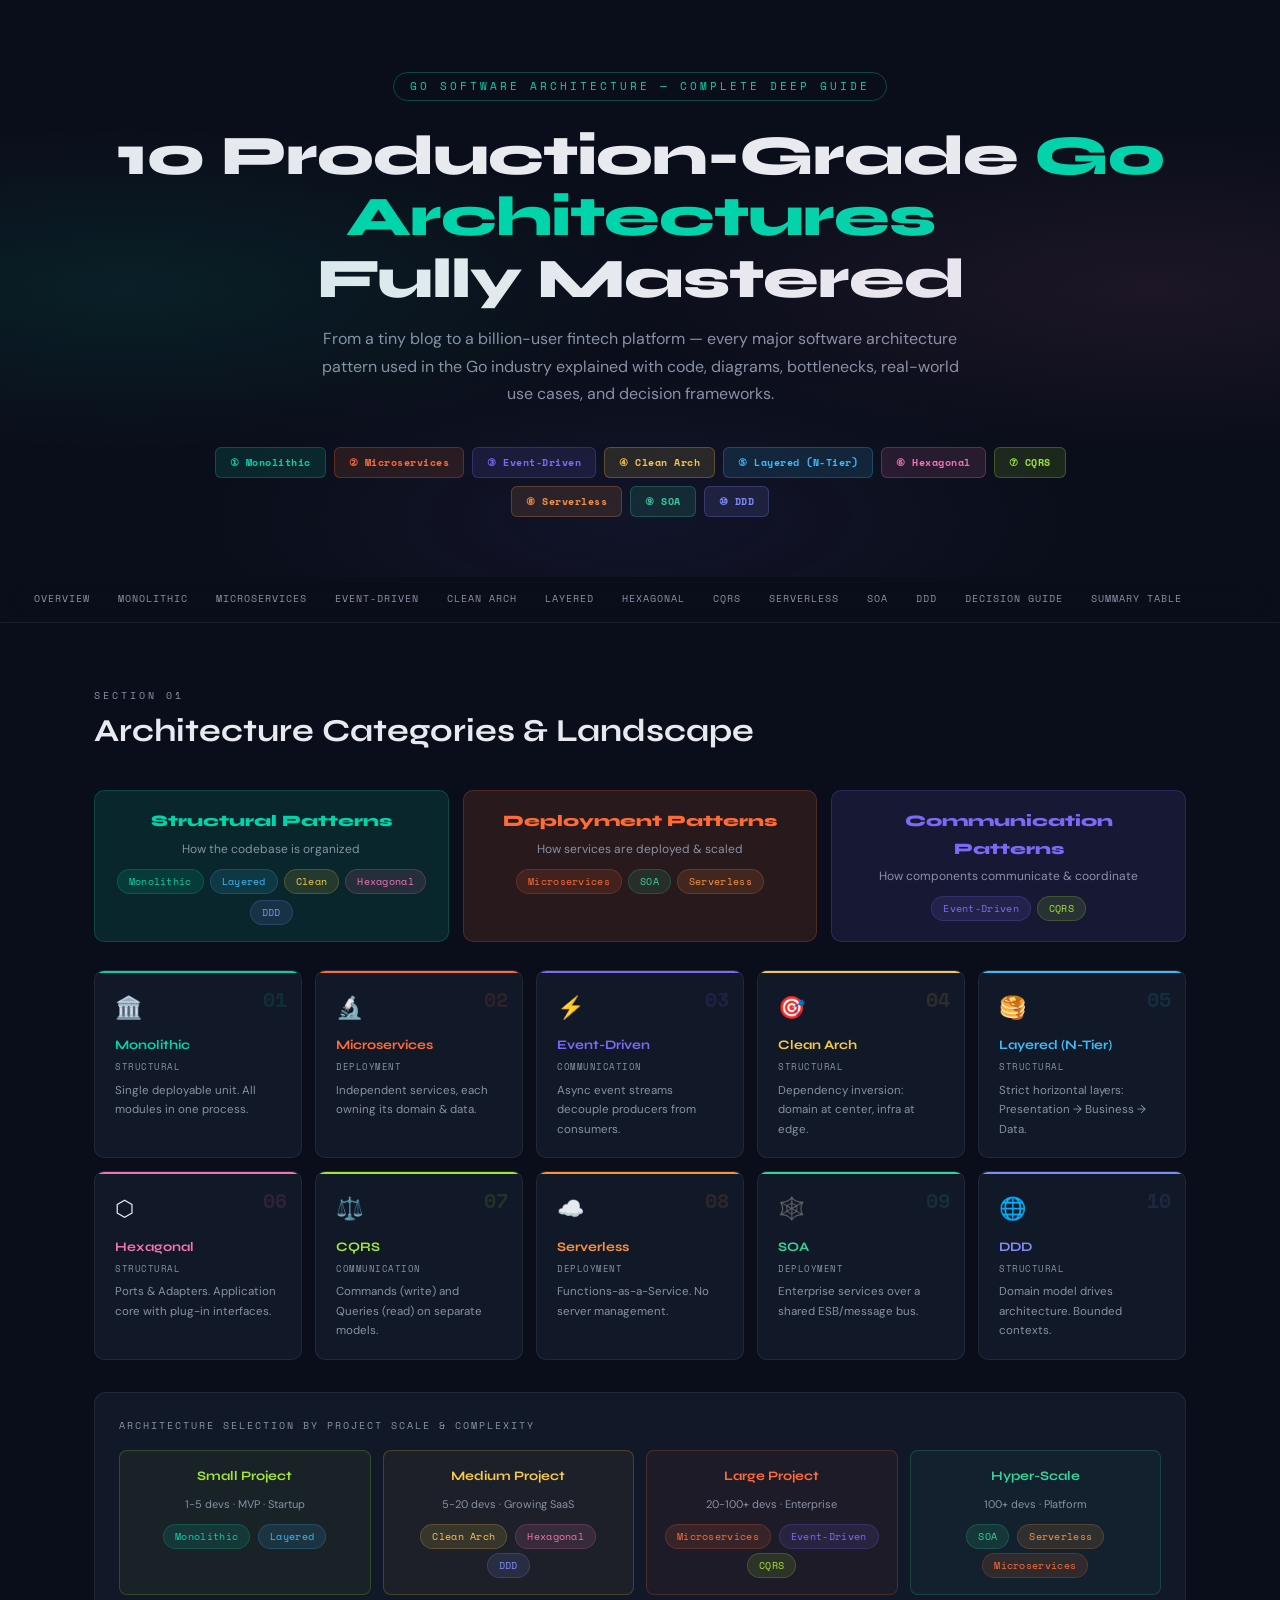
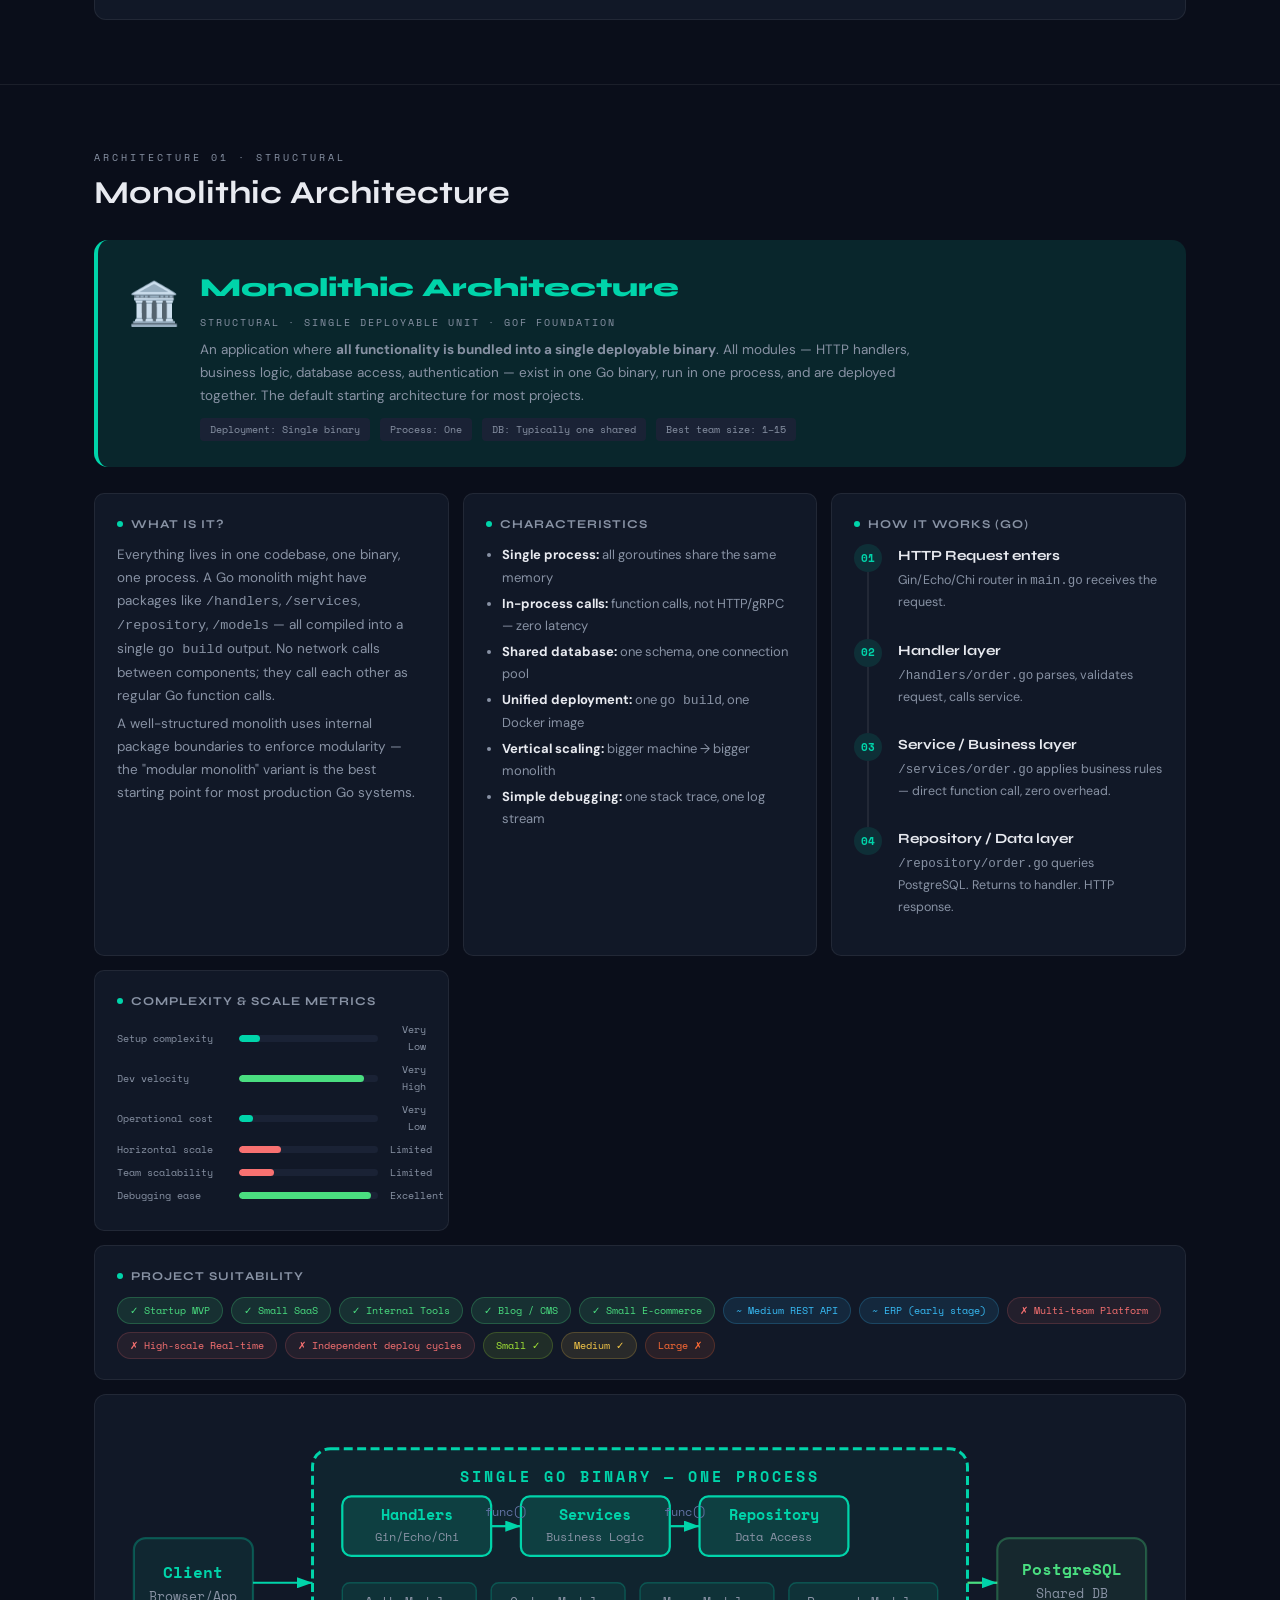
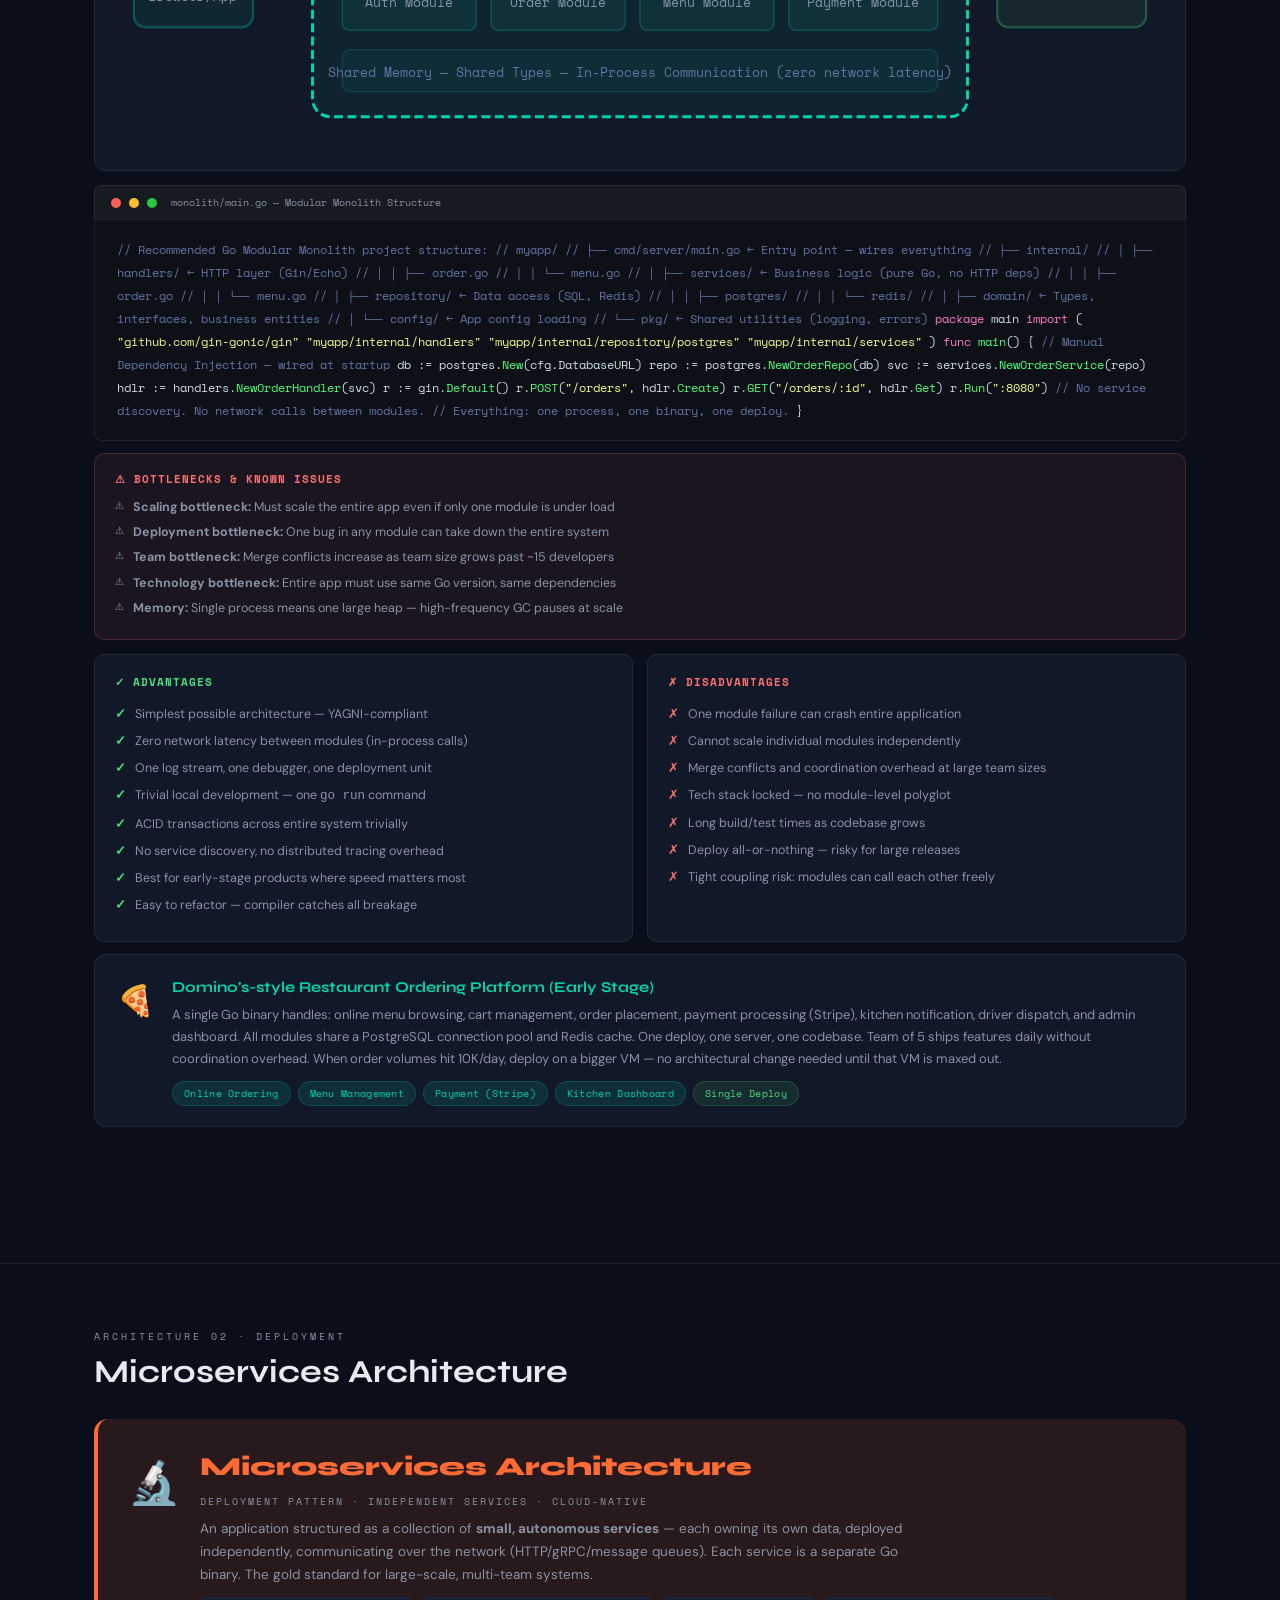
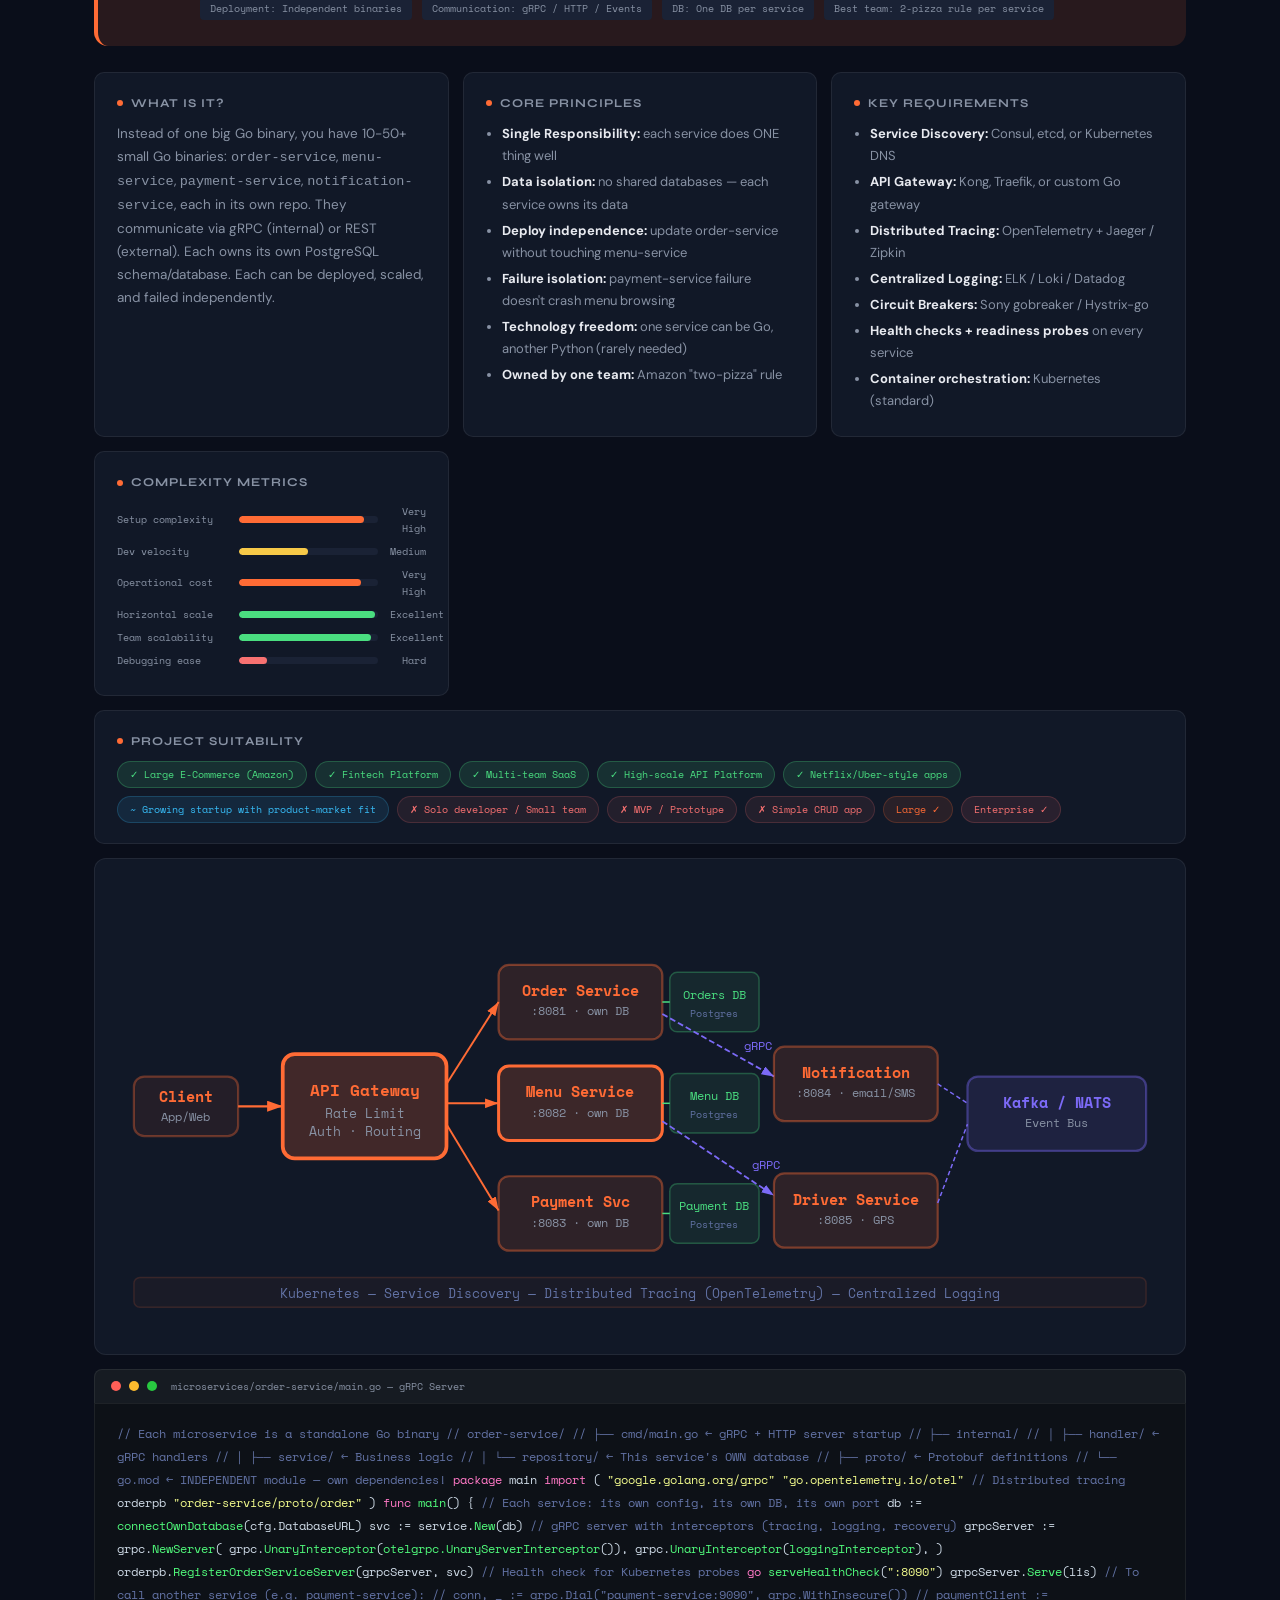
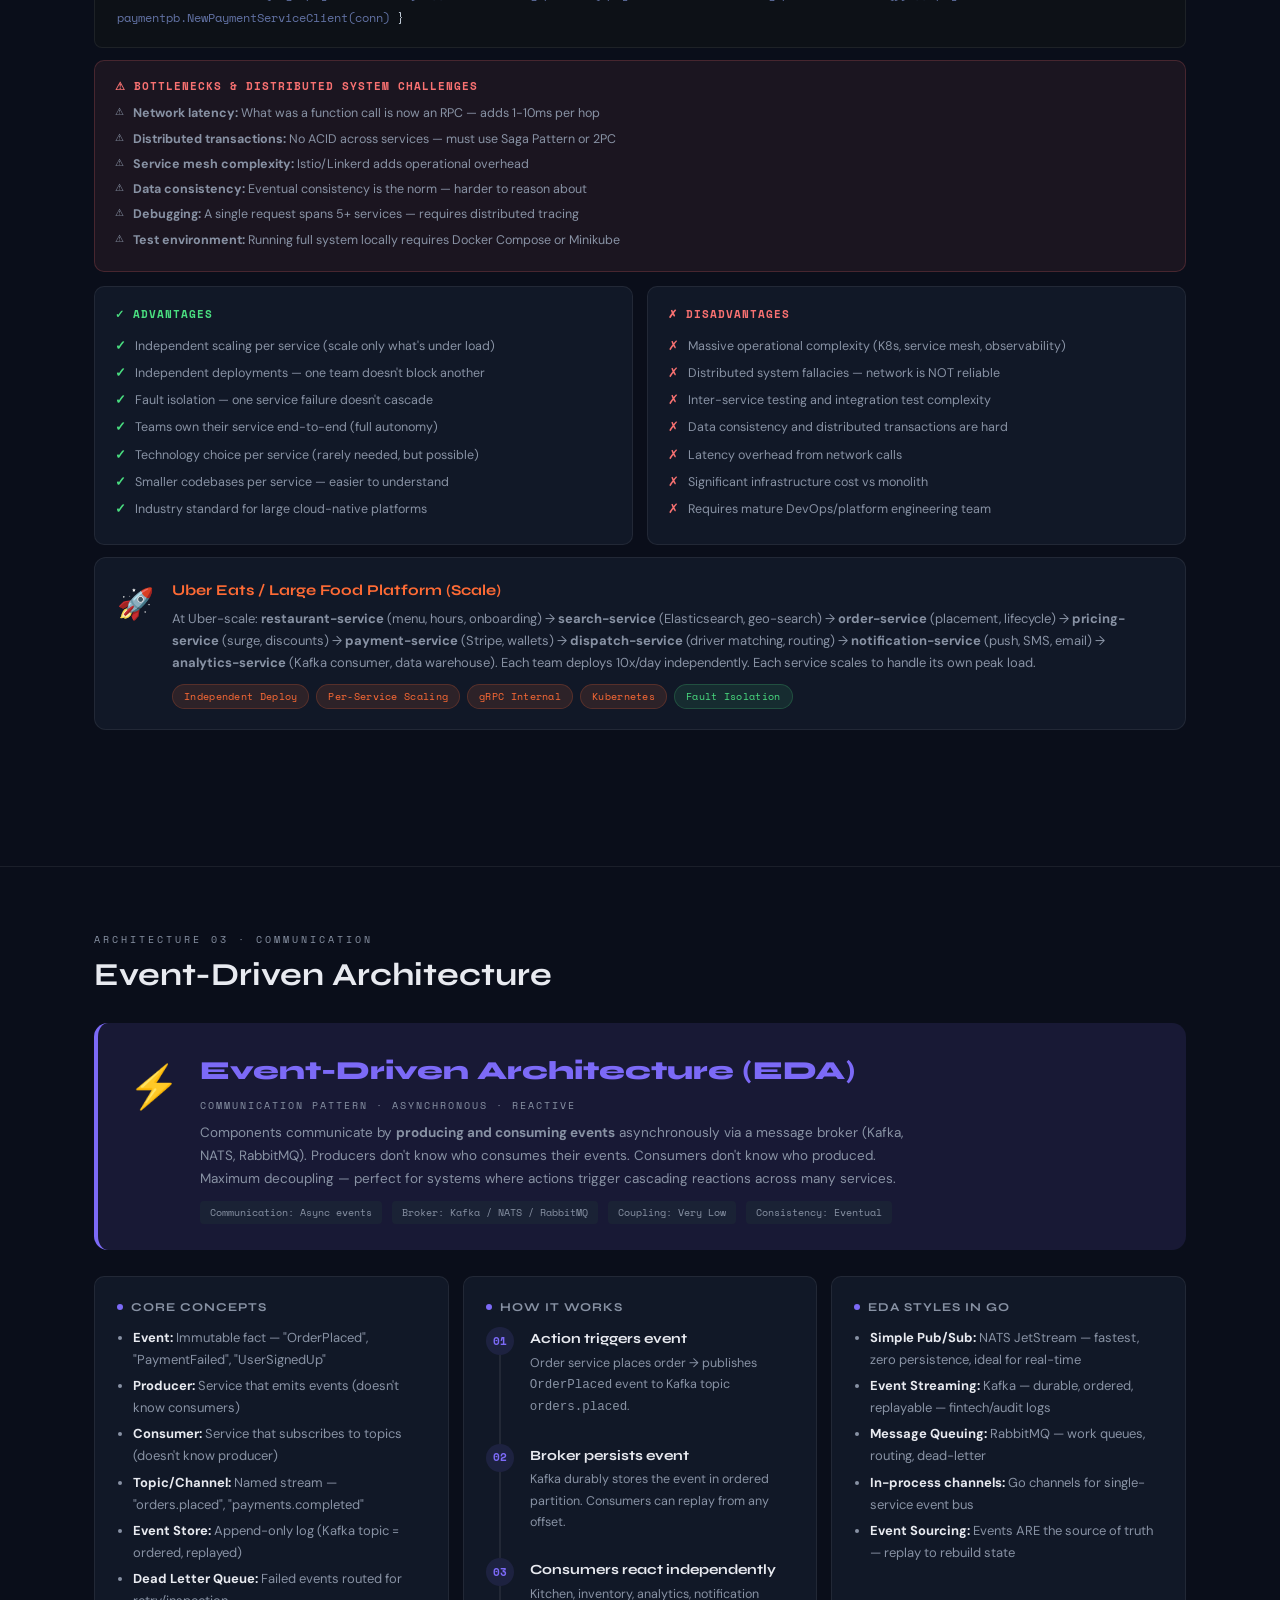
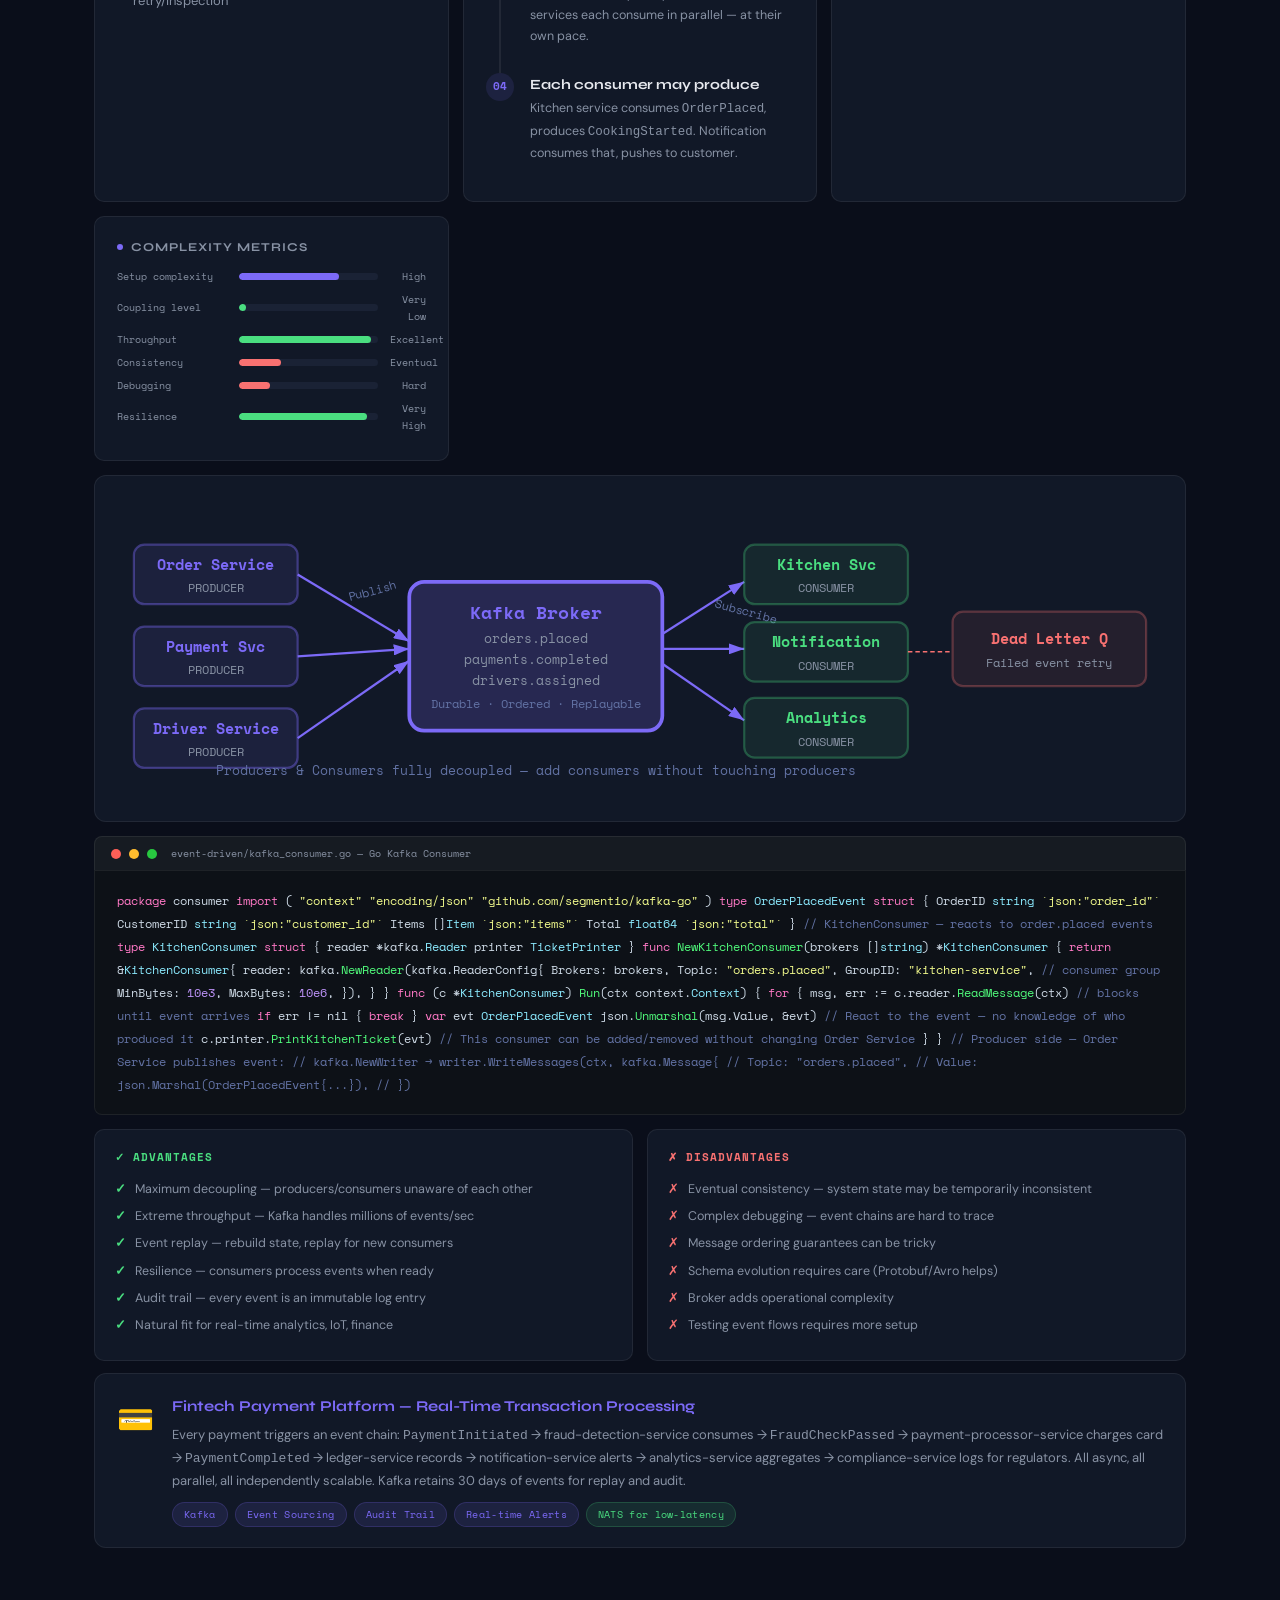
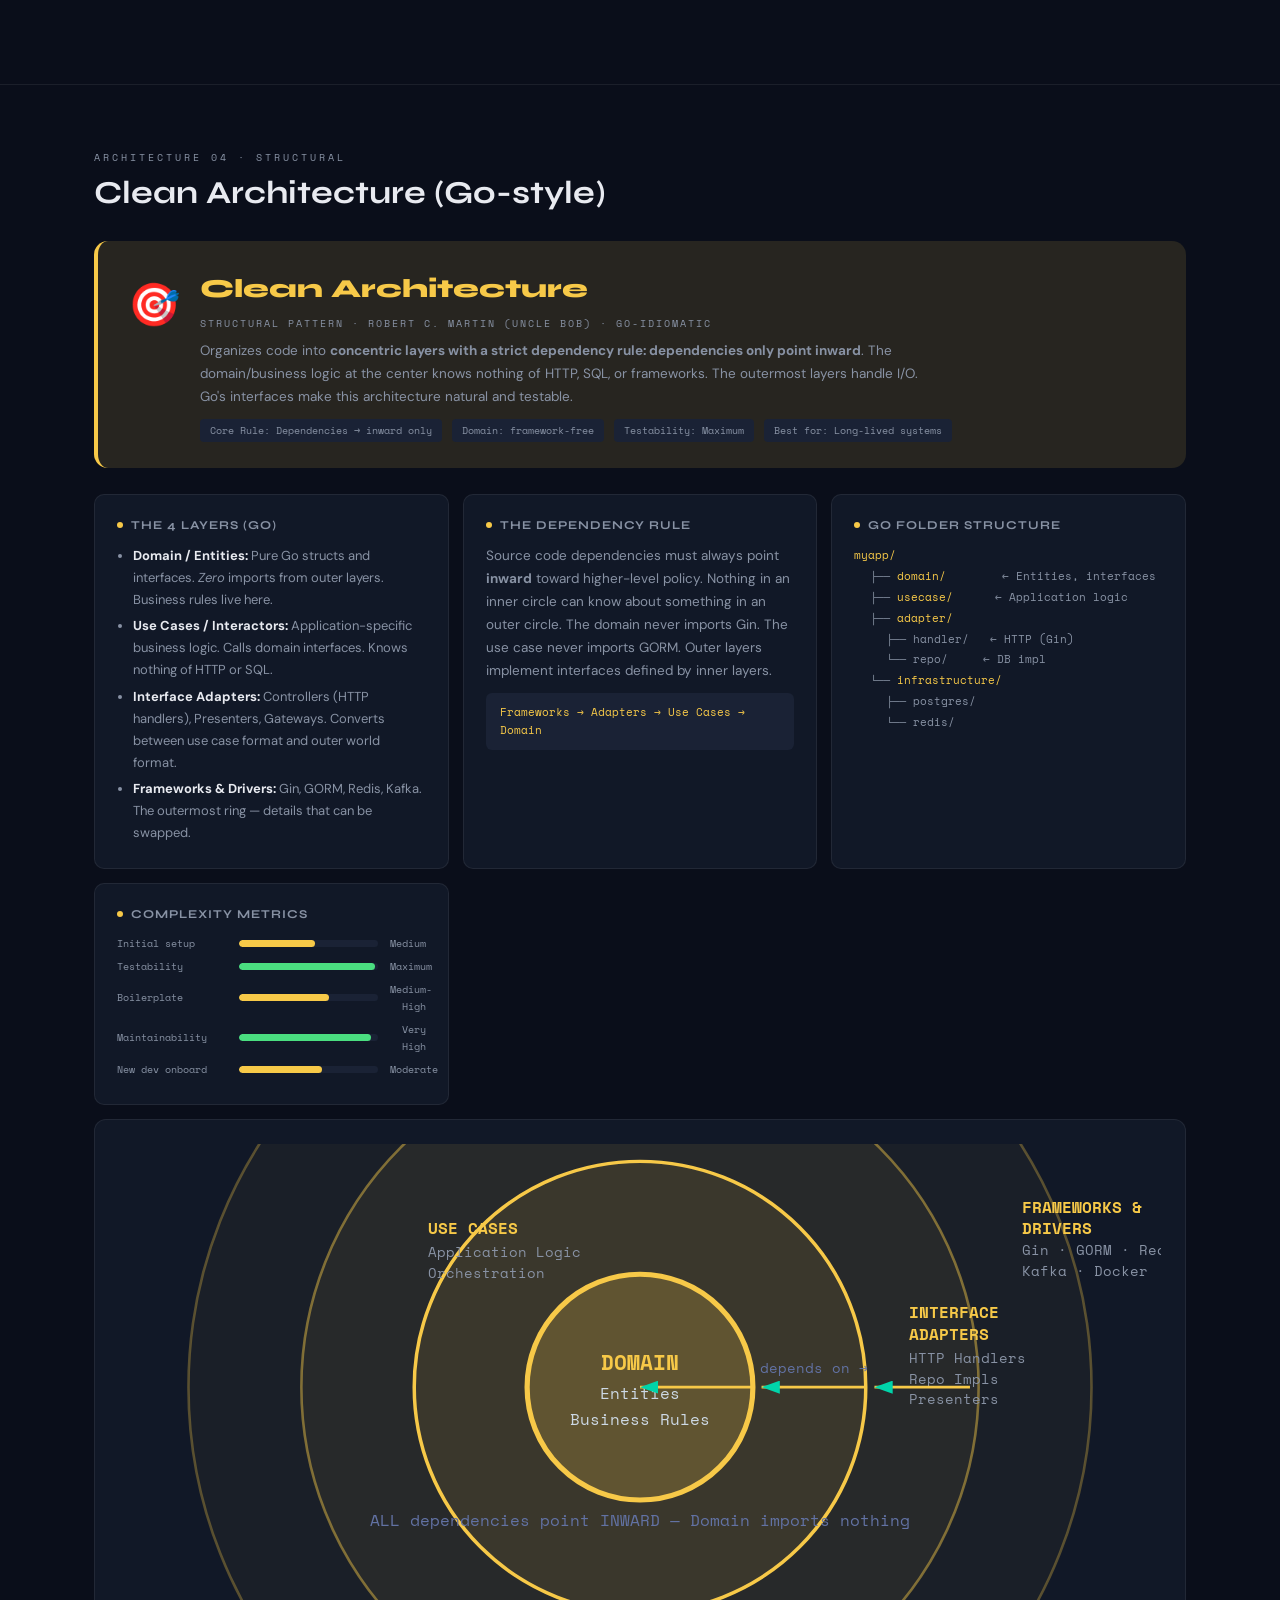
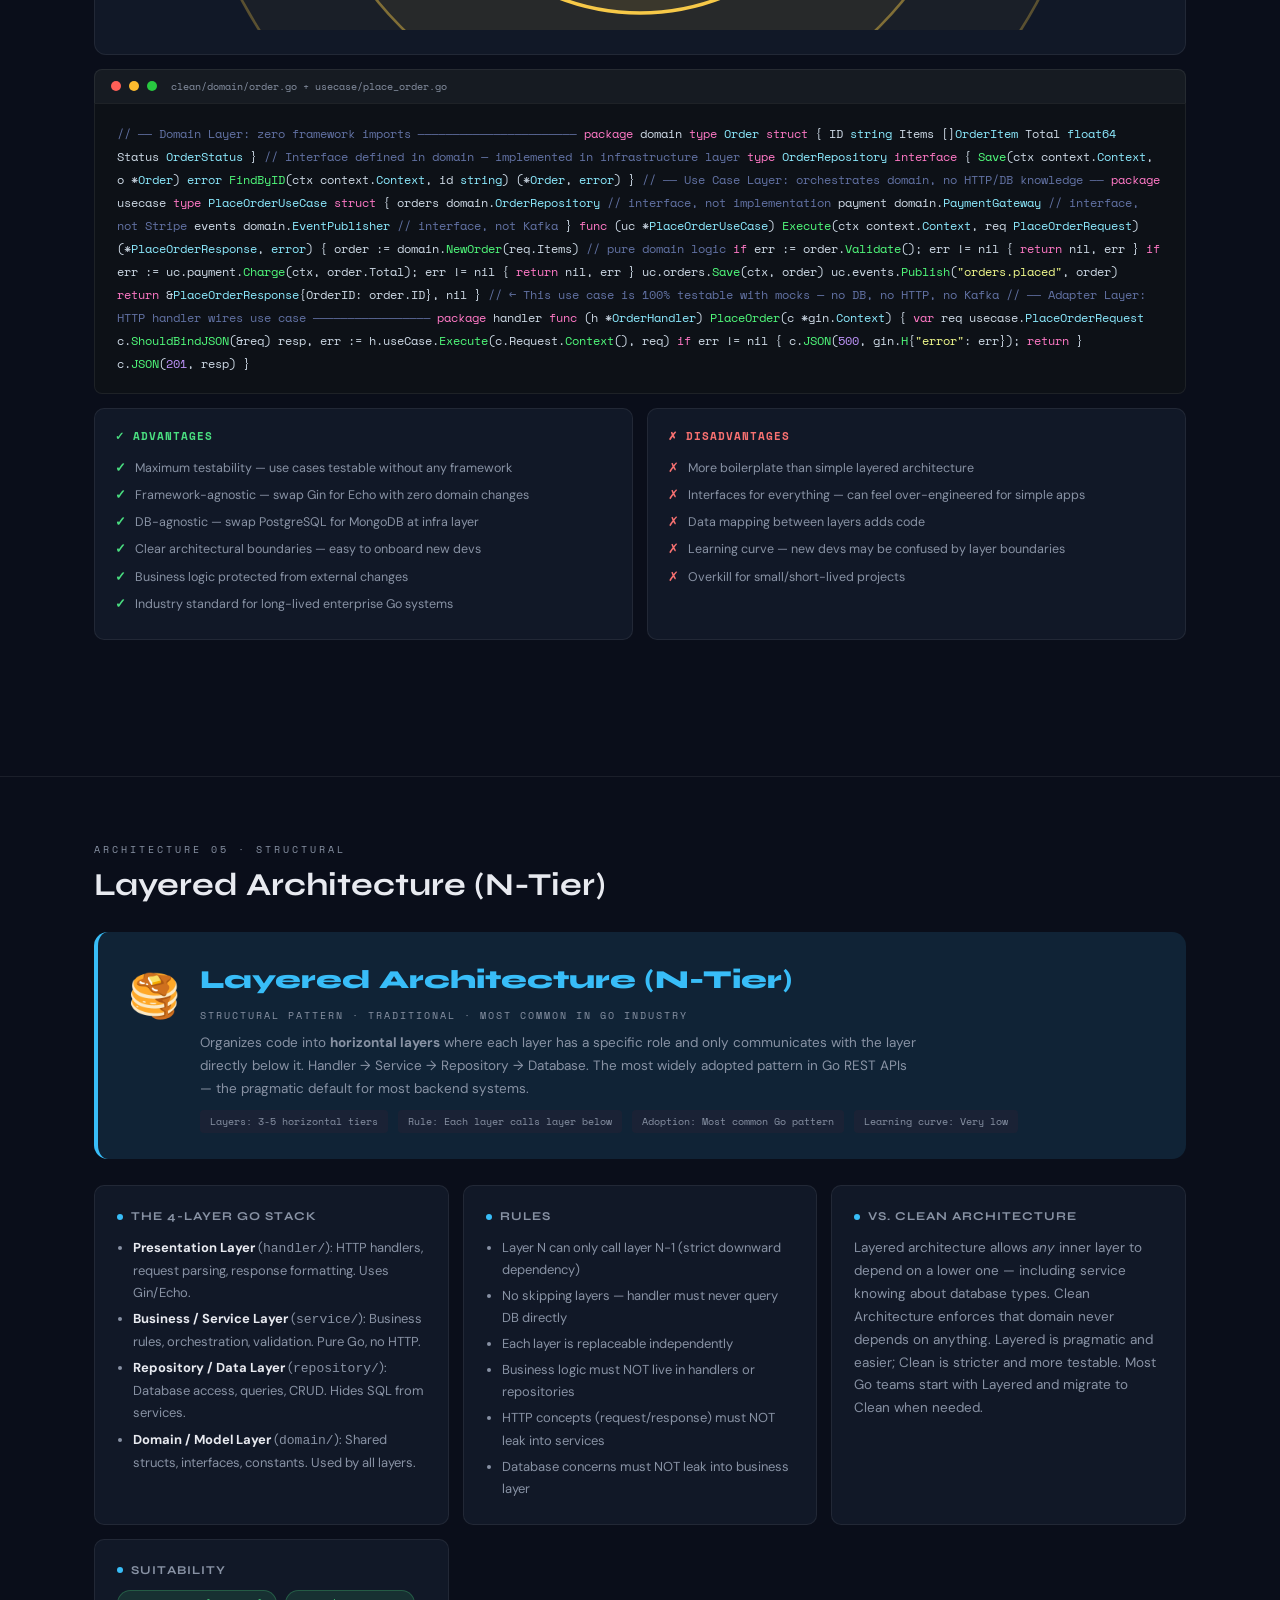
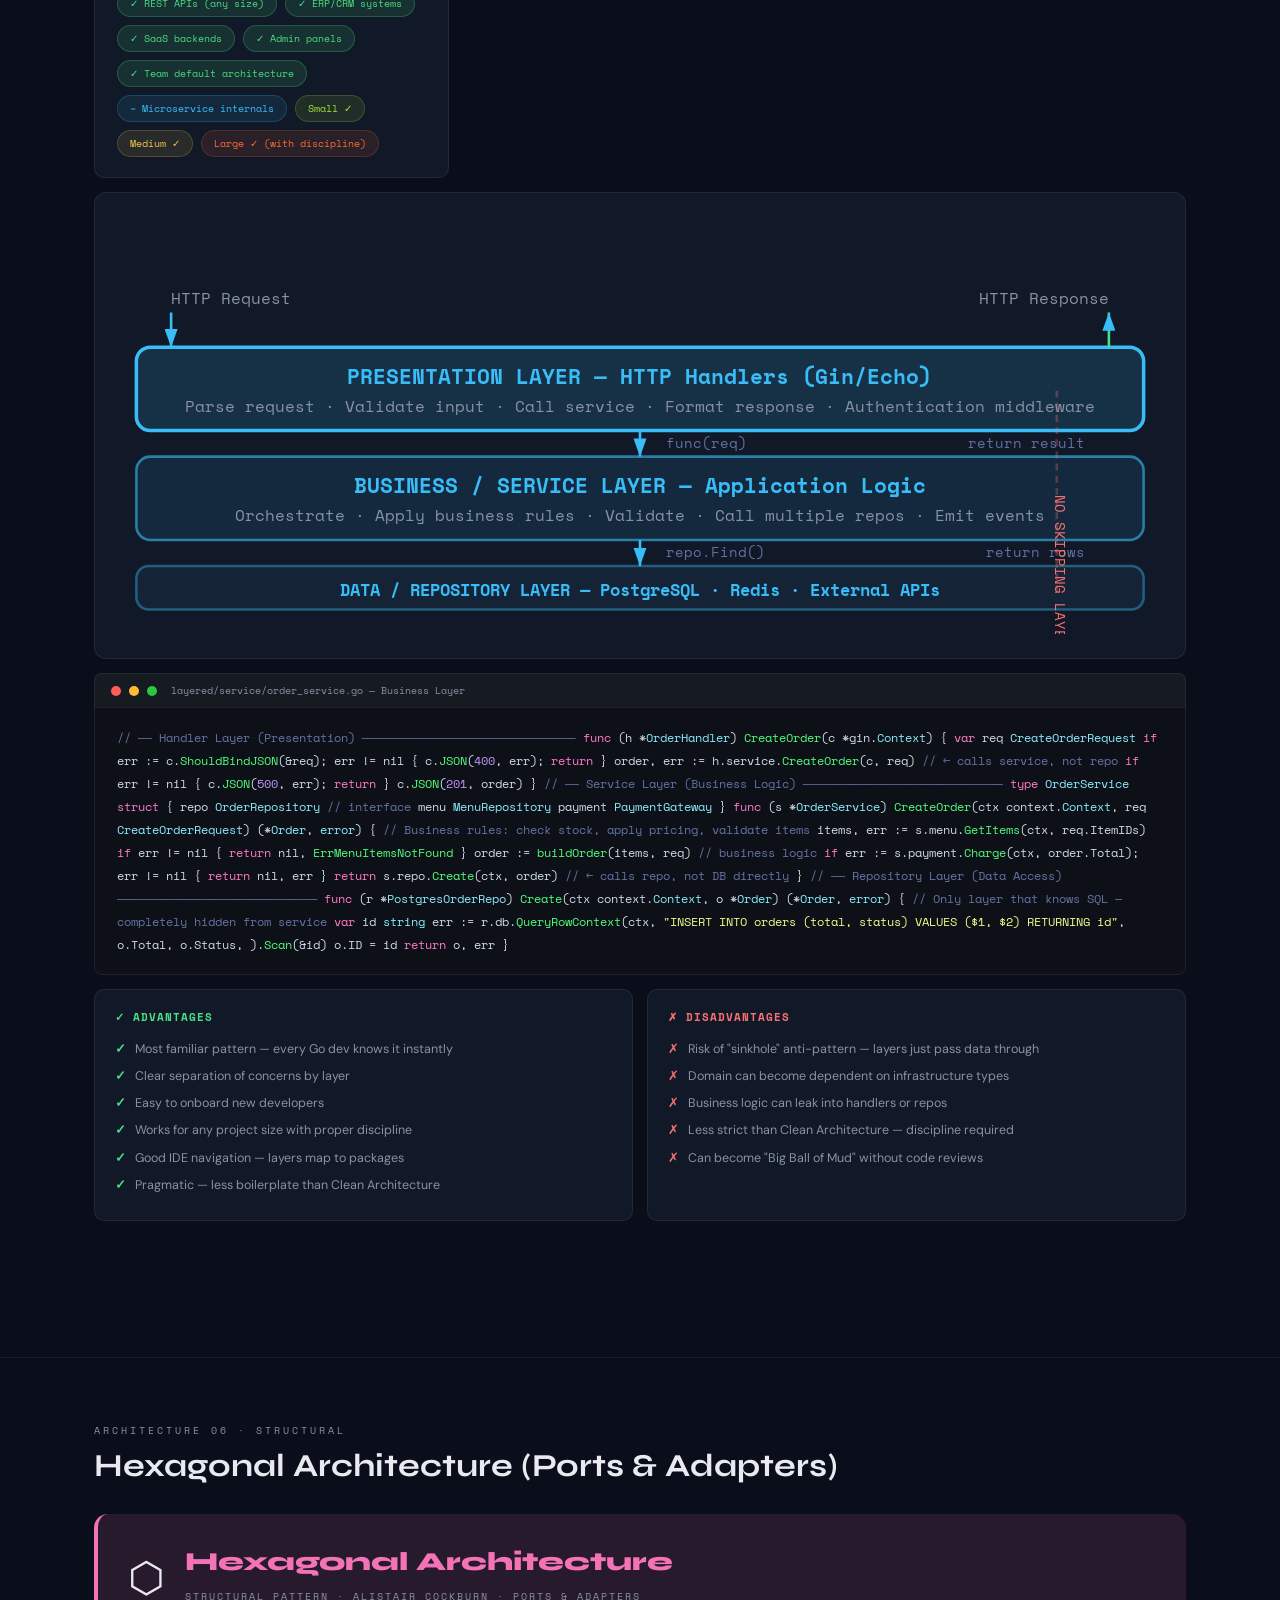
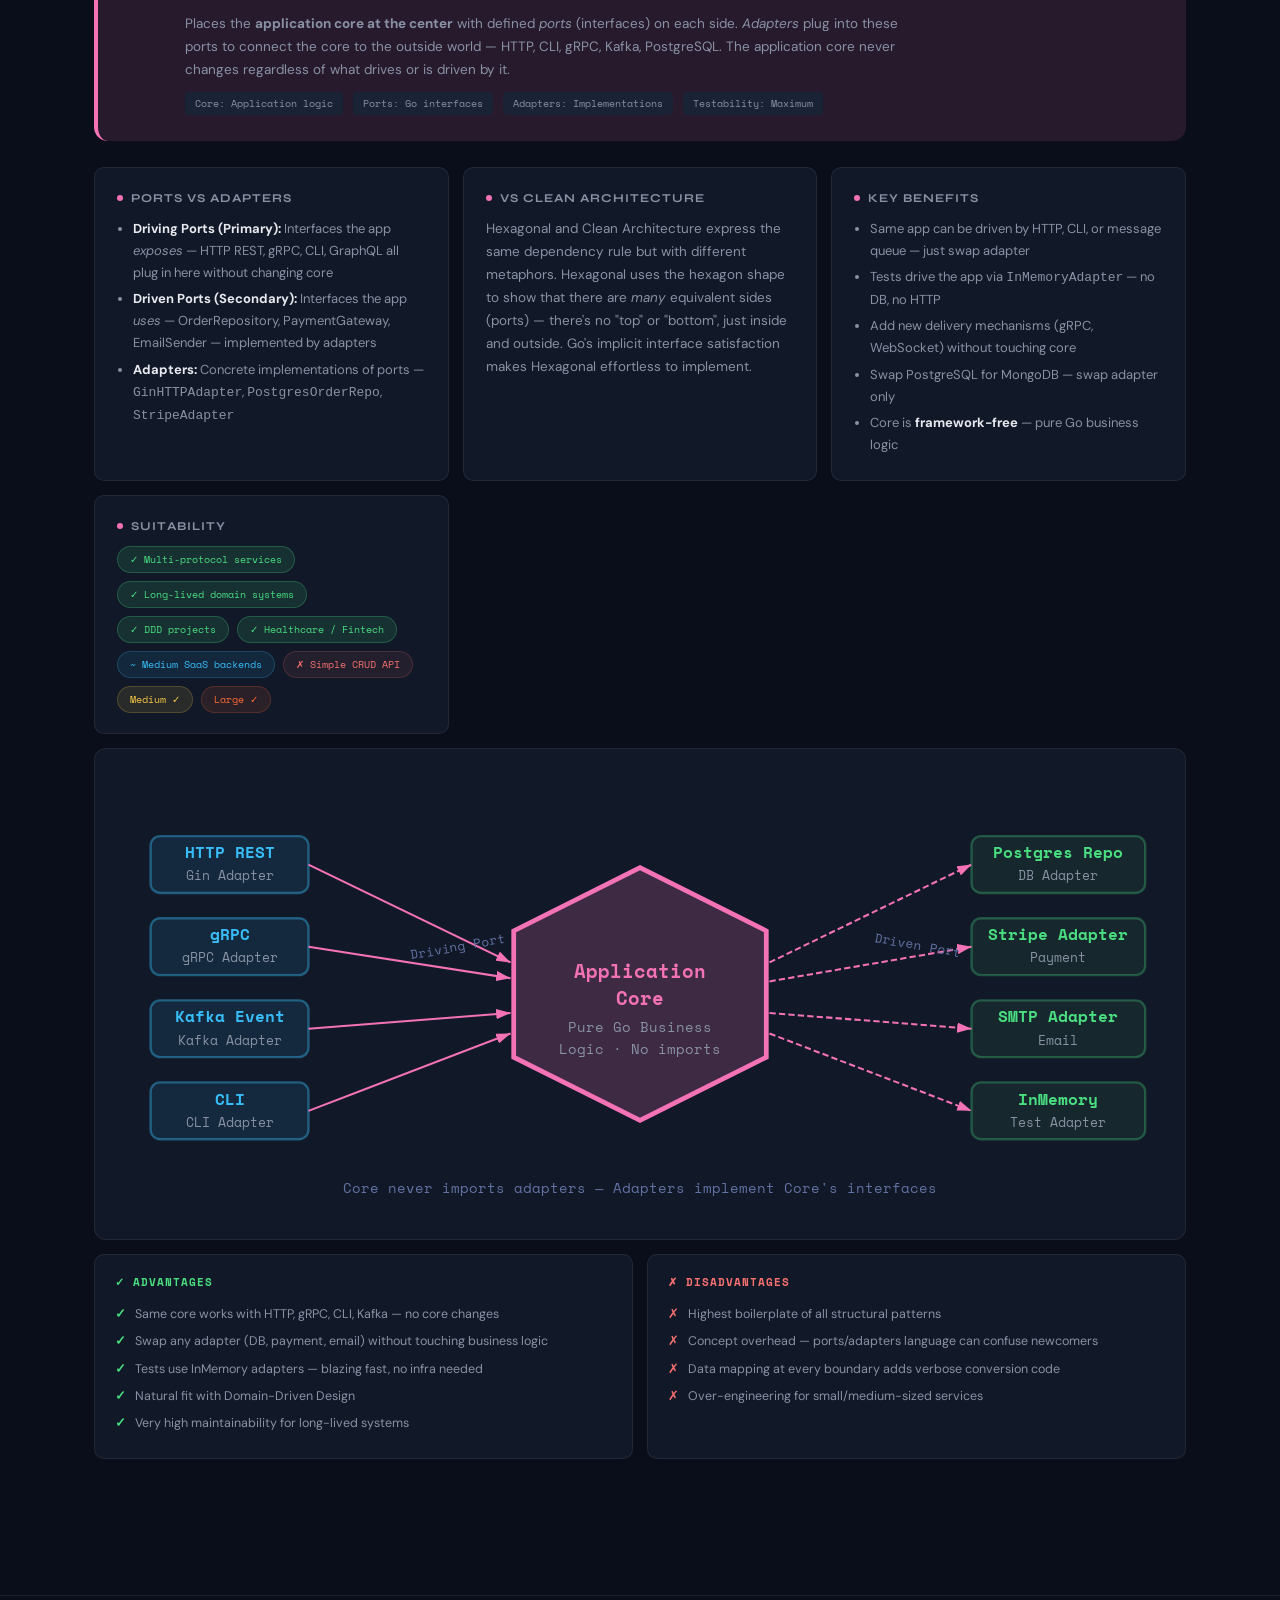
<file: go_architecture.html>
<!DOCTYPE html>
<html lang="en">

<head>
  <meta charset="UTF-8">
  <meta name="viewport" content="width=device-width, initial-scale=1.0">
  <title>Go Software Architecture — Deep Guide</title>
  <link rel="stylesheet" href="go-arch.css">
  <link
    href="https://fonts.googleapis.com/css2?family=Space+Mono:wght@400;700&family=Syne:wght@400;600;700;800&family=DM+Sans:wght@300;400;500&display=swap"
    rel="stylesheet">
</head>

<body>

  <!-- ═══ HERO ═══ -->
  <div class="hero">
    <div class="hero-tag">Go Software Architecture — Complete Deep Guide</div>
    <h1>10 Production-Grade <span>Go Architectures</span><br>Fully Mastered</h1>
    <p>From a tiny blog to a billion-user fintech platform — every major software architecture pattern used in the Go
      industry explained with code, diagrams, bottlenecks, real-world use cases, and decision frameworks.</p>
    <div class="hero-pills">
      <div class="hpill hp1">① Monolithic</div>
      <div class="hpill hp2">② Microservices</div>
      <div class="hpill hp3">③ Event-Driven</div>
      <div class="hpill hp4">④ Clean Arch</div>
      <div class="hpill hp5">⑤ Layered (N-Tier)</div>
      <div class="hpill hp6">⑥ Hexagonal</div>
      <div class="hpill hp7">⑦ CQRS</div>
      <div class="hpill hp8">⑧ Serverless</div>
      <div class="hpill hp9">⑨ SOA</div>
      <div class="hpill hp10">⑩ DDD</div>
    </div>
  </div>

  <!-- ═══ NAV ═══ -->
  <nav>
    <a href="#overview">Overview</a>
    <a href="#monolithic">Monolithic</a>
    <a href="#microservices">Microservices</a>
    <a href="#event">Event-Driven</a>
    <a href="#clean">Clean Arch</a>
    <a href="#layered">Layered</a>
    <a href="#hexagonal">Hexagonal</a>
    <a href="#cqrs">CQRS</a>
    <a href="#serverless">Serverless</a>
    <a href="#soa">SOA</a>
    <a href="#ddd">DDD</a>
    <a href="#decision">Decision Guide</a>
    <a href="#summary">Summary Table</a>
  </nav>

  <!-- ═══ OVERVIEW ═══ -->
  <section id="overview">
    <div class="container">
      <div class="section-label">Section 01</div>
      <div class="section-title">Architecture Categories & Landscape</div>

      <div style="display:grid;grid-template-columns:repeat(auto-fit,minmax(220px,1fr));gap:14px;margin-bottom:28px;">
        <div
          style="background:var(--mono-dim);border:1px solid rgba(0,212,170,.2);border-radius:10px;padding:16px 18px;text-align:center;">
          <div style="font-family:'Syne',sans-serif;font-size:16px;font-weight:800;color:var(--mono);">Structural
            Patterns</div>
          <div style="font-size:12px;color:var(--muted);margin-top:4px;">How the codebase is organized</div>
          <div style="margin-top:10px;display:flex;gap:6px;flex-wrap:wrap;justify-content:center;">
            <span class="tag t-mono">Monolithic</span><span class="tag t-layer">Layered</span><span
              class="tag t-clean">Clean</span><span class="tag t-hexa">Hexagonal</span><span
              class="tag t-ddd">DDD</span>
          </div>
        </div>
        <div
          style="background:var(--micro-dim);border:1px solid rgba(255,107,53,.2);border-radius:10px;padding:16px 18px;text-align:center;">
          <div style="font-family:'Syne',sans-serif;font-size:16px;font-weight:800;color:var(--micro);">Deployment
            Patterns</div>
          <div style="font-size:12px;color:var(--muted);margin-top:4px;">How services are deployed & scaled</div>
          <div style="margin-top:10px;display:flex;gap:6px;flex-wrap:wrap;justify-content:center;">
            <span class="tag t-micro">Microservices</span><span class="tag t-soa">SOA</span><span
              class="tag t-server">Serverless</span>
          </div>
        </div>
        <div
          style="background:var(--event-dim);border:1px solid rgba(124,106,247,.2);border-radius:10px;padding:16px 18px;text-align:center;">
          <div style="font-family:'Syne',sans-serif;font-size:16px;font-weight:800;color:var(--event);">Communication
            Patterns</div>
          <div style="font-size:12px;color:var(--muted);margin-top:4px;">How components communicate & coordinate</div>
          <div style="margin-top:10px;display:flex;gap:6px;flex-wrap:wrap;justify-content:center;">
            <span class="tag t-event">Event-Driven</span><span class="tag t-cqrs">CQRS</span>
          </div>
        </div>
      </div>

      <div class="arch-overview-grid">
        <div class="ao-card ac-mono"><span class="ao-icon">🏛️</span>
          <div class="ao-name">Monolithic</div>
          <div class="ao-cat">Structural</div>
          <div class="ao-desc">Single deployable unit. All modules in one process.</div>
          <div class="ao-num">01</div>
        </div>
        <div class="ao-card ac-micro"><span class="ao-icon">🔬</span>
          <div class="ao-name">Microservices</div>
          <div class="ao-cat">Deployment</div>
          <div class="ao-desc">Independent services, each owning its domain & data.</div>
          <div class="ao-num">02</div>
        </div>
        <div class="ao-card ac-event"><span class="ao-icon">⚡</span>
          <div class="ao-name">Event-Driven</div>
          <div class="ao-cat">Communication</div>
          <div class="ao-desc">Async event streams decouple producers from consumers.</div>
          <div class="ao-num">03</div>
        </div>
        <div class="ao-card ac-clean"><span class="ao-icon">🎯</span>
          <div class="ao-name">Clean Arch</div>
          <div class="ao-cat">Structural</div>
          <div class="ao-desc">Dependency inversion: domain at center, infra at edge.</div>
          <div class="ao-num">04</div>
        </div>
        <div class="ao-card ac-layer"><span class="ao-icon">🥞</span>
          <div class="ao-name">Layered (N-Tier)</div>
          <div class="ao-cat">Structural</div>
          <div class="ao-desc">Strict horizontal layers: Presentation → Business → Data.</div>
          <div class="ao-num">05</div>
        </div>
        <div class="ao-card ac-hexa"><span class="ao-icon">⬡</span>
          <div class="ao-name">Hexagonal</div>
          <div class="ao-cat">Structural</div>
          <div class="ao-desc">Ports & Adapters. Application core with plug-in interfaces.</div>
          <div class="ao-num">06</div>
        </div>
        <div class="ao-card ac-cqrs"><span class="ao-icon">⚖️</span>
          <div class="ao-name">CQRS</div>
          <div class="ao-cat">Communication</div>
          <div class="ao-desc">Commands (write) and Queries (read) on separate models.</div>
          <div class="ao-num">07</div>
        </div>
        <div class="ao-card ac-server"><span class="ao-icon">☁️</span>
          <div class="ao-name">Serverless</div>
          <div class="ao-cat">Deployment</div>
          <div class="ao-desc">Functions-as-a-Service. No server management.</div>
          <div class="ao-num">08</div>
        </div>
        <div class="ao-card ac-soa"><span class="ao-icon">🕸️</span>
          <div class="ao-name">SOA</div>
          <div class="ao-cat">Deployment</div>
          <div class="ao-desc">Enterprise services over a shared ESB/message bus.</div>
          <div class="ao-num">09</div>
        </div>
        <div class="ao-card ac-ddd"><span class="ao-icon">🌐</span>
          <div class="ao-name">DDD</div>
          <div class="ao-cat">Structural</div>
          <div class="ao-desc">Domain model drives architecture. Bounded contexts.</div>
          <div class="ao-num">10</div>
        </div>
      </div>

      <!-- Scale-Complexity Grid -->
      <div
        style="background:var(--surface);border:1px solid var(--border);border-radius:12px;padding:24px;margin-top:8px;">
        <div
          style="font-family:'Space Mono',monospace;font-size:10px;text-transform:uppercase;letter-spacing:2px;color:var(--muted);margin-bottom:16px;">
          Architecture Selection by Project Scale & Complexity</div>
        <div style="display:grid;grid-template-columns:repeat(4,1fr);gap:12px;text-align:center;">
          <div
            style="border:1px solid rgba(163,230,53,.2);border-radius:8px;padding:14px;background:rgba(163,230,53,.05);">
            <div
              style="font-family:'Syne',sans-serif;font-size:13px;font-weight:700;color:var(--cqrs);margin-bottom:8px;">
              Small Project</div>
            <div style="font-size:11px;color:var(--muted);margin-bottom:8px;">1-5 devs · MVP · Startup</div>
            <div class="tag t-mono" style="display:inline-block;margin:2px;">Monolithic</div>
            <div class="tag t-layer" style="display:inline-block;margin:2px;">Layered</div>
          </div>
          <div
            style="border:1px solid rgba(247,201,72,.2);border-radius:8px;padding:14px;background:rgba(247,201,72,.05);">
            <div
              style="font-family:'Syne',sans-serif;font-size:13px;font-weight:700;color:var(--clean);margin-bottom:8px;">
              Medium Project</div>
            <div style="font-size:11px;color:var(--muted);margin-bottom:8px;">5-20 devs · Growing SaaS</div>
            <div class="tag t-clean" style="display:inline-block;margin:2px;">Clean Arch</div>
            <div class="tag t-hexa" style="display:inline-block;margin:2px;">Hexagonal</div>
            <div class="tag t-ddd" style="display:inline-block;margin:2px;">DDD</div>
          </div>
          <div
            style="border:1px solid rgba(255,107,53,.2);border-radius:8px;padding:14px;background:rgba(255,107,53,.05);">
            <div
              style="font-family:'Syne',sans-serif;font-size:13px;font-weight:700;color:var(--micro);margin-bottom:8px;">
              Large Project</div>
            <div style="font-size:11px;color:var(--muted);margin-bottom:8px;">20-100+ devs · Enterprise</div>
            <div class="tag t-micro" style="display:inline-block;margin:2px;">Microservices</div>
            <div class="tag t-event" style="display:inline-block;margin:2px;">Event-Driven</div>
            <div class="tag t-cqrs" style="display:inline-block;margin:2px;">CQRS</div>
          </div>
          <div
            style="border:1px solid rgba(52,211,153,.2);border-radius:8px;padding:14px;background:rgba(52,211,153,.05);">
            <div
              style="font-family:'Syne',sans-serif;font-size:13px;font-weight:700;color:var(--soa);margin-bottom:8px;">
              Hyper-Scale</div>
            <div style="font-size:11px;color:var(--muted);margin-bottom:8px;">100+ devs · Platform</div>
            <div class="tag t-soa" style="display:inline-block;margin:2px;">SOA</div>
            <div class="tag t-server" style="display:inline-block;margin:2px;">Serverless</div>
            <div class="tag t-micro" style="display:inline-block;margin:2px;">Microservices</div>
          </div>
        </div>
      </div>
    </div>
  </section>

  <!-- ═══ MONOLITHIC ═══ -->
  <section id="monolithic" class="ac-mono">
    <div class="container">
      <div class="section-label">Architecture 01 · Structural</div>
      <div class="section-title" style="margin-bottom:0">Monolithic Architecture</div>
      <div class="arch-block" style="margin-top:28px">
        <div class="arch-header ac-mono">
          <div class="arch-icon-lg">🏛️</div>
          <div>
            <div class="arch-name">Monolithic Architecture</div>
            <div class="arch-cat">Structural · Single Deployable Unit · GoF Foundation</div>
            <div class="arch-tagline">An application where <strong>all functionality is bundled into a single deployable
                binary</strong>. All modules — HTTP handlers, business logic, database access, authentication — exist in
              one Go binary, run in one process, and are deployed together. The default starting architecture for most
              projects.</div>
            <div class="stat-row">
              <span class="stat">Deployment: Single binary</span>
              <span class="stat">Process: One</span>
              <span class="stat">DB: Typically one shared</span>
              <span class="stat">Best team size: 1–15</span>
            </div>
          </div>
        </div>

        <!-- Characteristics -->
        <div class="info-grid">
          <div class="info-block">
            <h4><span class="dot" style="background:var(--mono)"></span> What Is It?</h4>
            <p>Everything lives in one codebase, one binary, one process. A Go monolith might have packages like
              <code>/handlers</code>, <code>/services</code>, <code>/repository</code>, <code>/models</code> — all
              compiled into a single <code>go build</code> output. No network calls between components; they call each
              other as regular Go function calls.
            </p>
            <p>A well-structured monolith uses internal package boundaries to enforce modularity — the "modular
              monolith" variant is the best starting point for most production Go systems.</p>
          </div>
          <div class="info-block">
            <h4><span class="dot" style="background:var(--mono)"></span> Characteristics</h4>
            <ul>
              <li><strong>Single process:</strong> all goroutines share the same memory</li>
              <li><strong>In-process calls:</strong> function calls, not HTTP/gRPC — zero latency</li>
              <li><strong>Shared database:</strong> one schema, one connection pool</li>
              <li><strong>Unified deployment:</strong> one <code>go build</code>, one Docker image</li>
              <li><strong>Vertical scaling:</strong> bigger machine → bigger monolith</li>
              <li><strong>Simple debugging:</strong> one stack trace, one log stream</li>
            </ul>
          </div>
          <div class="info-block">
            <h4><span class="dot" style="background:var(--mono)"></span> How It Works (Go)</h4>
            <div class="steps" style="margin-top:8px">
              <div class="step">
                <div class="step-num" style="background:var(--mono-dim);color:var(--mono);">01</div>
                <div class="step-body">
                  <h5>HTTP Request enters</h5>
                  <p>Gin/Echo/Chi router in <code>main.go</code> receives the request.</p>
                </div>
              </div>
              <div class="step">
                <div class="step-num" style="background:var(--mono-dim);color:var(--mono);">02</div>
                <div class="step-body">
                  <h5>Handler layer</h5>
                  <p><code>/handlers/order.go</code> parses, validates request, calls service.</p>
                </div>
              </div>
              <div class="step">
                <div class="step-num" style="background:var(--mono-dim);color:var(--mono);">03</div>
                <div class="step-body">
                  <h5>Service / Business layer</h5>
                  <p><code>/services/order.go</code> applies business rules — direct function call, zero overhead.</p>
                </div>
              </div>
              <div class="step">
                <div class="step-num" style="background:var(--mono-dim);color:var(--mono);">04</div>
                <div class="step-body">
                  <h5>Repository / Data layer</h5>
                  <p><code>/repository/order.go</code> queries PostgreSQL. Returns to handler. HTTP response.</p>
                </div>
              </div>
            </div>
          </div>
          <div class="info-block">
            <h4><span class="dot" style="background:var(--mono)"></span> Complexity & Scale Metrics</h4>
            <div class="meter-row"><span class="meter-label">Setup complexity</span>
              <div class="meter-track">
                <div class="meter-fill" style="width:15%;background:var(--mono)"></div>
              </div><span class="meter-val">Very Low</span>
            </div>
            <div class="meter-row"><span class="meter-label">Dev velocity</span>
              <div class="meter-track">
                <div class="meter-fill" style="width:90%;background:var(--pro)"></div>
              </div><span class="meter-val">Very High</span>
            </div>
            <div class="meter-row"><span class="meter-label">Operational cost</span>
              <div class="meter-track">
                <div class="meter-fill" style="width:10%;background:var(--mono)"></div>
              </div><span class="meter-val">Very Low</span>
            </div>
            <div class="meter-row"><span class="meter-label">Horizontal scale</span>
              <div class="meter-track">
                <div class="meter-fill" style="width:30%;background:var(--con)"></div>
              </div><span class="meter-val">Limited</span>
            </div>
            <div class="meter-row"><span class="meter-label">Team scalability</span>
              <div class="meter-track">
                <div class="meter-fill" style="width:25%;background:var(--con)"></div>
              </div><span class="meter-val">Limited</span>
            </div>
            <div class="meter-row"><span class="meter-label">Debugging ease</span>
              <div class="meter-track">
                <div class="meter-fill" style="width:95%;background:var(--pro)"></div>
              </div><span class="meter-val">Excellent</span>
            </div>
          </div>
        </div>

        <!-- Suitability -->
        <div class="info-block" style="margin-bottom:14px">
          <h4><span class="dot" style="background:var(--mono)"></span> Project Suitability</h4>
          <div class="suit-grid">
            <span class="suit-badge sb-best">✓ Startup MVP</span>
            <span class="suit-badge sb-best">✓ Small SaaS</span>
            <span class="suit-badge sb-best">✓ Internal Tools</span>
            <span class="suit-badge sb-best">✓ Blog / CMS</span>
            <span class="suit-badge sb-best">✓ Small E-commerce</span>
            <span class="suit-badge sb-good">~ Medium REST API</span>
            <span class="suit-badge sb-good">~ ERP (early stage)</span>
            <span class="suit-badge sb-avoid">✗ Multi-team Platform</span>
            <span class="suit-badge sb-avoid">✗ High-scale Real-time</span>
            <span class="suit-badge sb-avoid">✗ Independent deploy cycles</span>
            <span class="suit-badge sb-size-sm">Small ✓</span>
            <span class="suit-badge sb-size-md">Medium ✓</span>
            <span class="suit-badge sb-size-lg">Large ✗</span>
          </div>
        </div>

        <!-- Diagram -->
        <div class="diagram-wrap">
          <svg viewBox="0 0 700 220" xmlns="http://www.w3.org/2000/svg" style="font-family:'Space Mono',monospace">
            <defs>
              <marker id="am" markerWidth="7" markerHeight="5" refX="7" refY="2.5" orient="auto">
                <polygon points="0 0,7 2.5,0 5" fill="#00d4aa" />
              </marker>
            </defs>
            <!-- Client -->
            <rect x="10" y="80" width="80" height="60" rx="8" fill="rgba(0,212,170,.08)" stroke="rgba(0,212,170,.3)"
              stroke-width="1.5" />
            <text x="50" y="107" text-anchor="middle" fill="#00d4aa" font-size="11" font-weight="bold">Client</text>
            <text x="50" y="122" text-anchor="middle" fill="#8892a4" font-size="9">Browser/App</text>
            <line x1="90" y1="110" x2="130" y2="110" stroke="#00d4aa" stroke-width="1.5" marker-end="url(#am)" />

            <!-- Monolith big box -->
            <rect x="130" y="20" width="440" height="180" rx="12" fill="rgba(0,212,170,.06)" stroke="#00d4aa"
              stroke-width="2" stroke-dasharray="6,3" />
            <text x="350" y="42" text-anchor="middle" fill="#00d4aa" font-size="10" font-weight="bold"
              letter-spacing="2">SINGLE GO BINARY — ONE PROCESS</text>

            <!-- Layers inside -->
            <rect x="150" y="52" width="100" height="40" rx="6" fill="rgba(0,212,170,.15)" stroke="#00d4aa"
              stroke-width="1.5" />
            <text x="200" y="68" text-anchor="middle" fill="#00d4aa" font-size="10" font-weight="bold">Handlers</text>
            <text x="200" y="82" text-anchor="middle" fill="#8892a4" font-size="8">Gin/Echo/Chi</text>

            <rect x="270" y="52" width="100" height="40" rx="6" fill="rgba(0,212,170,.15)" stroke="#00d4aa"
              stroke-width="1.5" />
            <text x="320" y="68" text-anchor="middle" fill="#00d4aa" font-size="10" font-weight="bold">Services</text>
            <text x="320" y="82" text-anchor="middle" fill="#8892a4" font-size="8">Business Logic</text>

            <rect x="390" y="52" width="100" height="40" rx="6" fill="rgba(0,212,170,.15)" stroke="#00d4aa"
              stroke-width="1.5" />
            <text x="440" y="68" text-anchor="middle" fill="#00d4aa" font-size="10" font-weight="bold">Repository</text>
            <text x="440" y="82" text-anchor="middle" fill="#8892a4" font-size="8">Data Access</text>

            <!-- Function call arrows (inside same process) -->
            <line x1="250" y1="72" x2="270" y2="72" stroke="#00d4aa" stroke-width="1.5" marker-end="url(#am)" />
            <line x1="370" y1="72" x2="390" y2="72" stroke="#00d4aa" stroke-width="1.5" marker-end="url(#am)" />
            <text x="260" y="65" text-anchor="middle" fill="#6272a4" font-size="8">func()</text>
            <text x="380" y="65" text-anchor="middle" fill="#6272a4" font-size="8">func()</text>

            <!-- Sub-modules row -->
            <rect x="150" y="110" width="90" height="32" rx="5" fill="rgba(0,212,170,.08)" stroke="rgba(0,212,170,.25)"
              stroke-width="1" />
            <text x="195" y="126" text-anchor="middle" fill="#8892a4" font-size="9">Auth Module</text>
            <rect x="250" y="110" width="90" height="32" rx="5" fill="rgba(0,212,170,.08)" stroke="rgba(0,212,170,.25)"
              stroke-width="1" />
            <text x="295" y="126" text-anchor="middle" fill="#8892a4" font-size="9">Order Module</text>
            <rect x="350" y="110" width="90" height="32" rx="5" fill="rgba(0,212,170,.08)" stroke="rgba(0,212,170,.25)"
              stroke-width="1" />
            <text x="395" y="126" text-anchor="middle" fill="#8892a4" font-size="9">Menu Module</text>
            <rect x="450" y="110" width="100" height="32" rx="5" fill="rgba(0,212,170,.08)" stroke="rgba(0,212,170,.25)"
              stroke-width="1" />
            <text x="500" y="126" text-anchor="middle" fill="#8892a4" font-size="9">Payment Module</text>

            <!-- Shared Memory label -->
            <rect x="150" y="155" width="400" height="28" rx="5" fill="rgba(0,212,170,.05)" stroke="rgba(0,212,170,.15)"
              stroke-width="1" />
            <text x="350" y="173" text-anchor="middle" fill="#6272a4" font-size="9">Shared Memory — Shared Types —
              In-Process Communication (zero network latency)</text>

            <!-- DB -->
            <rect x="590" y="80" width="100" height="60" rx="8" fill="rgba(74,222,128,.08)" stroke="rgba(74,222,128,.3)"
              stroke-width="1.5" />
            <text x="640" y="105" text-anchor="middle" fill="#4ade80" font-size="11"
              font-weight="bold">PostgreSQL</text>
            <text x="640" y="120" text-anchor="middle" fill="#8892a4" font-size="9">Shared DB</text>
            <line x1="570" y1="110" x2="590" y2="110" stroke="#4ade80" stroke-width="1.5" marker-end="url(#am)" />
          </svg>
        </div>

        <!-- Code -->
        <div class="code-bar">
          <div class="dr"></div>
          <div class="dy"></div>
          <div class="dg"></div><span class="cb-label">monolith/main.go — Modular Monolith Structure</span>
        </div>
        <div class="code-block"><span class="cmt">// Recommended Go Modular Monolith project structure:</span>
          <span class="cmt">// myapp/</span>
          <span class="cmt">// ├── cmd/server/main.go ← Entry point — wires everything</span>
          <span class="cmt">// ├── internal/</span>
          <span class="cmt">// │ ├── handlers/ ← HTTP layer (Gin/Echo)</span>
          <span class="cmt">// │ │ ├── order.go</span>
          <span class="cmt">// │ │ └── menu.go</span>
          <span class="cmt">// │ ├── services/ ← Business logic (pure Go, no HTTP deps)</span>
          <span class="cmt">// │ │ ├── order.go</span>
          <span class="cmt">// │ │ └── menu.go</span>
          <span class="cmt">// │ ├── repository/ ← Data access (SQL, Redis)</span>
          <span class="cmt">// │ │ ├── postgres/</span>
          <span class="cmt">// │ │ └── redis/</span>
          <span class="cmt">// │ ├── domain/ ← Types, interfaces, business entities</span>
          <span class="cmt">// │ └── config/ ← App config loading</span>
          <span class="cmt">// └── pkg/ ← Shared utilities (logging, errors)</span>

          <span class="kw">package</span> main

          <span class="kw">import</span> (
          <span class="str">"github.com/gin-gonic/gin"</span>
          <span class="str">"myapp/internal/handlers"</span>
          <span class="str">"myapp/internal/repository/postgres"</span>
          <span class="str">"myapp/internal/services"</span>
          )

          <span class="kw">func</span> <span class="fn">main</span>() {
          <span class="cmt">// Manual Dependency Injection — wired at startup</span>
          db := postgres.<span class="fn">New</span>(cfg.DatabaseURL)
          repo := postgres.<span class="fn">NewOrderRepo</span>(db)
          svc := services.<span class="fn">NewOrderService</span>(repo)
          hdlr := handlers.<span class="fn">NewOrderHandler</span>(svc)

          r := gin.<span class="fn">Default</span>()
          r.<span class="fn">POST</span>(<span class="str">"/orders"</span>, hdlr.<span class="fn">Create</span>)
          r.<span class="fn">GET</span>(<span class="str">"/orders/:id"</span>, hdlr.<span class="fn">Get</span>)
          r.<span class="fn">Run</span>(<span class="str">":8080"</span>)
          <span class="cmt">// No service discovery. No network calls between modules.</span>
          <span class="cmt">// Everything: one process, one binary, one deploy.</span>
          }
        </div>

        <div class="bottleneck">
          <h4>⚠ BOTTLENECKS & KNOWN ISSUES</h4>
          <ul>
            <li><strong>Scaling bottleneck:</strong> Must scale the entire app even if only one module is under load
            </li>
            <li><strong>Deployment bottleneck:</strong> One bug in any module can take down the entire system</li>
            <li><strong>Team bottleneck:</strong> Merge conflicts increase as team size grows past ~15 developers</li>
            <li><strong>Technology bottleneck:</strong> Entire app must use same Go version, same dependencies</li>
            <li><strong>Memory:</strong> Single process means one large heap — high-frequency GC pauses at scale</li>
          </ul>
        </div>

        <div class="pro-con-grid">
          <div class="pro-list">
            <h4>✓ ADVANTAGES</h4>
            <ul>
              <li>Simplest possible architecture — YAGNI-compliant</li>
              <li>Zero network latency between modules (in-process calls)</li>
              <li>One log stream, one debugger, one deployment unit</li>
              <li>Trivial local development — one <code>go run</code> command</li>
              <li>ACID transactions across entire system trivially</li>
              <li>No service discovery, no distributed tracing overhead</li>
              <li>Best for early-stage products where speed matters most</li>
              <li>Easy to refactor — compiler catches all breakage</li>
            </ul>
          </div>
          <div class="con-list">
            <h4>✗ DISADVANTAGES</h4>
            <ul>
              <li>One module failure can crash entire application</li>
              <li>Cannot scale individual modules independently</li>
              <li>Merge conflicts and coordination overhead at large team sizes</li>
              <li>Tech stack locked — no module-level polyglot</li>
              <li>Long build/test times as codebase grows</li>
              <li>Deploy all-or-nothing — risky for large releases</li>
              <li>Tight coupling risk: modules can call each other freely</li>
            </ul>
          </div>
        </div>

        <div class="example-card">
          <div class="example-icon">🍕</div>
          <div>
            <div class="example-title" style="color:var(--mono)">Domino's-style Restaurant Ordering Platform (Early
              Stage)</div>
            <div class="example-desc">A single Go binary handles: online menu browsing, cart management, order
              placement, payment processing (Stripe), kitchen notification, driver dispatch, and admin dashboard. All
              modules share a PostgreSQL connection pool and Redis cache. One deploy, one server, one codebase. Team of
              5 ships features daily without coordination overhead. When order volumes hit 10K/day, deploy on a bigger
              VM — no architectural change needed until that VM is maxed out.</div>
            <div class="tags">
              <span class="tag t-mono">Online Ordering</span>
              <span class="tag t-mono">Menu Management</span>
              <span class="tag t-mono">Payment (Stripe)</span>
              <span class="tag t-mono">Kitchen Dashboard</span>
              <span class="tag green">Single Deploy</span>
            </div>
          </div>
        </div>
      </div>
    </div>
  </section>

  <!-- ═══ MICROSERVICES ═══ -->
  <section id="microservices" class="ac-micro">
    <div class="container">
      <div class="section-label">Architecture 02 · Deployment</div>
      <div class="section-title" style="margin-bottom:0">Microservices Architecture</div>
      <div class="arch-block" style="margin-top:28px">
        <div class="arch-header ac-micro">
          <div class="arch-icon-lg">🔬</div>
          <div>
            <div class="arch-name">Microservices Architecture</div>
            <div class="arch-cat">Deployment Pattern · Independent Services · Cloud-Native</div>
            <div class="arch-tagline">An application structured as a collection of <strong>small, autonomous
                services</strong> — each owning its own data, deployed independently, communicating over the network
              (HTTP/gRPC/message queues). Each service is a separate Go binary. The gold standard for large-scale,
              multi-team systems.</div>
            <div class="stat-row">
              <span class="stat">Deployment: Independent binaries</span>
              <span class="stat">Communication: gRPC / HTTP / Events</span>
              <span class="stat">DB: One DB per service</span>
              <span class="stat">Best team: 2-pizza rule per service</span>
            </div>
          </div>
        </div>

        <div class="info-grid">
          <div class="info-block">
            <h4><span class="dot" style="background:var(--micro)"></span> What Is It?</h4>
            <p>Instead of one big Go binary, you have 10-50+ small Go binaries: <code>order-service</code>,
              <code>menu-service</code>, <code>payment-service</code>, <code>notification-service</code>, each in its
              own repo. They communicate via gRPC (internal) or REST (external). Each owns its own PostgreSQL
              schema/database. Each can be deployed, scaled, and failed independently.
            </p>
          </div>
          <div class="info-block">
            <h4><span class="dot" style="background:var(--micro)"></span> Core Principles</h4>
            <ul>
              <li><strong>Single Responsibility:</strong> each service does ONE thing well</li>
              <li><strong>Data isolation:</strong> no shared databases — each service owns its data</li>
              <li><strong>Deploy independence:</strong> update order-service without touching menu-service</li>
              <li><strong>Failure isolation:</strong> payment-service failure doesn't crash menu browsing</li>
              <li><strong>Technology freedom:</strong> one service can be Go, another Python (rarely needed)</li>
              <li><strong>Owned by one team:</strong> Amazon "two-pizza" rule</li>
            </ul>
          </div>
          <div class="info-block">
            <h4><span class="dot" style="background:var(--micro)"></span> Key Requirements</h4>
            <ul>
              <li><strong>Service Discovery:</strong> Consul, etcd, or Kubernetes DNS</li>
              <li><strong>API Gateway:</strong> Kong, Traefik, or custom Go gateway</li>
              <li><strong>Distributed Tracing:</strong> OpenTelemetry + Jaeger / Zipkin</li>
              <li><strong>Centralized Logging:</strong> ELK / Loki / Datadog</li>
              <li><strong>Circuit Breakers:</strong> Sony gobreaker / Hystrix-go</li>
              <li><strong>Health checks + readiness probes</strong> on every service</li>
              <li><strong>Container orchestration:</strong> Kubernetes (standard)</li>
            </ul>
          </div>
          <div class="info-block">
            <h4><span class="dot" style="background:var(--micro)"></span> Complexity Metrics</h4>
            <div class="meter-row"><span class="meter-label">Setup complexity</span>
              <div class="meter-track">
                <div class="meter-fill" style="width:90%;background:var(--micro)"></div>
              </div><span class="meter-val">Very High</span>
            </div>
            <div class="meter-row"><span class="meter-label">Dev velocity</span>
              <div class="meter-track">
                <div class="meter-fill" style="width:50%;background:var(--clean)"></div>
              </div><span class="meter-val">Medium</span>
            </div>
            <div class="meter-row"><span class="meter-label">Operational cost</span>
              <div class="meter-track">
                <div class="meter-fill" style="width:88%;background:var(--micro)"></div>
              </div><span class="meter-val">Very High</span>
            </div>
            <div class="meter-row"><span class="meter-label">Horizontal scale</span>
              <div class="meter-track">
                <div class="meter-fill" style="width:98%;background:var(--pro)"></div>
              </div><span class="meter-val">Excellent</span>
            </div>
            <div class="meter-row"><span class="meter-label">Team scalability</span>
              <div class="meter-track">
                <div class="meter-fill" style="width:95%;background:var(--pro)"></div>
              </div><span class="meter-val">Excellent</span>
            </div>
            <div class="meter-row"><span class="meter-label">Debugging ease</span>
              <div class="meter-track">
                <div class="meter-fill" style="width:20%;background:var(--con)"></div>
              </div><span class="meter-val">Hard</span>
            </div>
          </div>
        </div>

        <div class="info-block" style="margin-bottom:14px">
          <h4><span class="dot" style="background:var(--micro)"></span> Project Suitability</h4>
          <div class="suit-grid">
            <span class="suit-badge sb-best">✓ Large E-Commerce (Amazon)</span>
            <span class="suit-badge sb-best">✓ Fintech Platform</span>
            <span class="suit-badge sb-best">✓ Multi-team SaaS</span>
            <span class="suit-badge sb-best">✓ High-scale API Platform</span>
            <span class="suit-badge sb-best">✓ Netflix/Uber-style apps</span>
            <span class="suit-badge sb-good">~ Growing startup with product-market fit</span>
            <span class="suit-badge sb-avoid">✗ Solo developer / Small team</span>
            <span class="suit-badge sb-avoid">✗ MVP / Prototype</span>
            <span class="suit-badge sb-avoid">✗ Simple CRUD app</span>
            <span class="suit-badge sb-size-lg">Large ✓</span>
            <span class="suit-badge sb-size-xl"
              style="background:rgba(248,113,113,.1);color:var(--con);border-color:rgba(248,113,113,.2);">Enterprise
              ✓</span>
          </div>
        </div>

        <!-- Architecture Diagram -->
        <div class="diagram-wrap">
          <svg viewBox="0 0 700 300" xmlns="http://www.w3.org/2000/svg" style="font-family:'Space Mono',monospace">
            <defs>
              <marker id="amicro" markerWidth="7" markerHeight="5" refX="7" refY="2.5" orient="auto">
                <polygon points="0 0,7 2.5,0 5" fill="#ff6b35" />
              </marker>
              <marker id="agrpc" markerWidth="7" markerHeight="5" refX="7" refY="2.5" orient="auto">
                <polygon points="0 0,7 2.5,0 5" fill="#7c6af7" />
              </marker>
            </defs>

            <!-- Client -->
            <rect x="10" y="130" width="70" height="40" rx="7" fill="rgba(255,107,53,.08)" stroke="rgba(255,107,53,.35)"
              stroke-width="1.5" />
            <text x="45" y="147" text-anchor="middle" fill="#ff6b35" font-size="10" font-weight="bold">Client</text>
            <text x="45" y="160" text-anchor="middle" fill="#8892a4" font-size="8">App/Web</text>
            <line x1="80" y1="150" x2="110" y2="150" stroke="#ff6b35" stroke-width="1.5" marker-end="url(#amicro)" />

            <!-- API Gateway -->
            <rect x="110" y="115" width="110" height="70" rx="8" fill="rgba(255,107,53,.2)" stroke="#ff6b35"
              stroke-width="2.5" />
            <text x="165" y="143" text-anchor="middle" fill="#ff6b35" font-size="11" font-weight="bold">API
              Gateway</text>
            <text x="165" y="158" text-anchor="middle" fill="#8892a4" font-size="9">Rate Limit</text>
            <text x="165" y="170" text-anchor="middle" fill="#8892a4" font-size="9">Auth · Routing</text>

            <!-- Services column -->
            <line x1="220" y1="135" x2="255" y2="80" stroke="#ff6b35" stroke-width="1.3" marker-end="url(#amicro)" />
            <line x1="220" y1="148" x2="255" y2="148" stroke="#ff6b35" stroke-width="1.3" marker-end="url(#amicro)" />
            <line x1="220" y1="162" x2="255" y2="220" stroke="#ff6b35" stroke-width="1.3" marker-end="url(#amicro)" />

            <!-- Order Service -->
            <rect x="255" y="55" width="110" height="50" rx="7" fill="rgba(255,107,53,.12)" stroke="rgba(255,107,53,.4)"
              stroke-width="1.5" />
            <text x="310" y="76" text-anchor="middle" fill="#ff6b35" font-size="10" font-weight="bold">Order
              Service</text>
            <text x="310" y="89" text-anchor="middle" fill="#8892a4" font-size="8">:8081 · own DB</text>
            <!-- Own DB -->
            <rect x="370" y="60" width="60" height="40" rx="5" fill="rgba(74,222,128,.08)" stroke="rgba(74,222,128,.3)"
              stroke-width="1" />
            <text x="400" y="78" text-anchor="middle" fill="#4ade80" font-size="8">Orders DB</text>
            <text x="400" y="90" text-anchor="middle" fill="#6272a4" font-size="7">Postgres</text>
            <line x1="365" y1="80" x2="370" y2="80" stroke="#4ade80" stroke-width="1" />

            <!-- Menu Service -->
            <rect x="255" y="123" width="110" height="50" rx="7" fill="rgba(255,107,53,.18)" stroke="#ff6b35"
              stroke-width="2" />
            <text x="310" y="144" text-anchor="middle" fill="#ff6b35" font-size="10" font-weight="bold">Menu
              Service</text>
            <text x="310" y="157" text-anchor="middle" fill="#8892a4" font-size="8">:8082 · own DB</text>
            <rect x="370" y="128" width="60" height="40" rx="5" fill="rgba(74,222,128,.08)" stroke="rgba(74,222,128,.3)"
              stroke-width="1" />
            <text x="400" y="146" text-anchor="middle" fill="#4ade80" font-size="8">Menu DB</text>
            <text x="400" y="158" text-anchor="middle" fill="#6272a4" font-size="7">Postgres</text>
            <line x1="365" y1="148" x2="370" y2="148" stroke="#4ade80" stroke-width="1" />

            <!-- Payment Service -->
            <rect x="255" y="197" width="110" height="50" rx="7" fill="rgba(255,107,53,.12)"
              stroke="rgba(255,107,53,.4)" stroke-width="1.5" />
            <text x="310" y="218" text-anchor="middle" fill="#ff6b35" font-size="10" font-weight="bold">Payment
              Svc</text>
            <text x="310" y="231" text-anchor="middle" fill="#8892a4" font-size="8">:8083 · own DB</text>
            <rect x="370" y="202" width="60" height="40" rx="5" fill="rgba(74,222,128,.08)" stroke="rgba(74,222,128,.3)"
              stroke-width="1" />
            <text x="400" y="220" text-anchor="middle" fill="#4ade80" font-size="8">Payment DB</text>
            <text x="400" y="232" text-anchor="middle" fill="#6272a4" font-size="7">Postgres</text>
            <line x1="365" y1="222" x2="370" y2="222" stroke="#4ade80" stroke-width="1" />

            <!-- gRPC between services -->
            <line x1="365" y1="88" x2="440" y2="130" stroke="#7c6af7" stroke-width="1.2" stroke-dasharray="4,2"
              marker-end="url(#agrpc)" />
            <line x1="365" y1="160" x2="440" y2="210" stroke="#7c6af7" stroke-width="1.2" stroke-dasharray="4,2"
              marker-end="url(#agrpc)" />
            <text x="420" y="112" fill="#7c6af7" font-size="8">gRPC</text>
            <text x="425" y="192" fill="#7c6af7" font-size="8">gRPC</text>

            <!-- Notification Service -->
            <rect x="440" y="110" width="110" height="50" rx="7" fill="rgba(255,107,53,.12)"
              stroke="rgba(255,107,53,.4)" stroke-width="1.5" />
            <text x="495" y="131" text-anchor="middle" fill="#ff6b35" font-size="10"
              font-weight="bold">Notification</text>
            <text x="495" y="144" text-anchor="middle" fill="#8892a4" font-size="8">:8084 · email/SMS</text>

            <!-- Driver Service -->
            <rect x="440" y="195" width="110" height="50" rx="7" fill="rgba(255,107,53,.12)"
              stroke="rgba(255,107,53,.4)" stroke-width="1.5" />
            <text x="495" y="216" text-anchor="middle" fill="#ff6b35" font-size="10" font-weight="bold">Driver
              Service</text>
            <text x="495" y="229" text-anchor="middle" fill="#8892a4" font-size="8">:8085 · GPS</text>

            <!-- Message Broker -->
            <rect x="570" y="130" width="120" height="50" rx="7" fill="rgba(124,106,247,.12)"
              stroke="rgba(124,106,247,.4)" stroke-width="1.5" />
            <text x="630" y="151" text-anchor="middle" fill="#7c6af7" font-size="10" font-weight="bold">Kafka /
              NATS</text>
            <text x="630" y="164" text-anchor="middle" fill="#8892a4" font-size="8">Event Bus</text>
            <line x1="550" y1="135" x2="570" y2="148" stroke="#7c6af7" stroke-width="1" stroke-dasharray="3,2" />
            <line x1="550" y1="215" x2="570" y2="162" stroke="#7c6af7" stroke-width="1" stroke-dasharray="3,2" />

            <!-- K8s label -->
            <rect x="10" y="265" width="680" height="20" rx="4" fill="rgba(255,107,53,.04)"
              stroke="rgba(255,107,53,.15)" stroke-width="1" />
            <text x="350" y="279" text-anchor="middle" fill="#6272a4" font-size="9">Kubernetes — Service Discovery —
              Distributed Tracing (OpenTelemetry) — Centralized Logging</text>
          </svg>
        </div>

        <div class="code-bar">
          <div class="dr"></div>
          <div class="dy"></div>
          <div class="dg"></div><span class="cb-label">microservices/order-service/main.go — gRPC Server</span>
        </div>
        <div class="code-block"><span class="cmt">// Each microservice is a standalone Go binary</span>
          <span class="cmt">// order-service/</span>
          <span class="cmt">// ├── cmd/main.go ← gRPC + HTTP server startup</span>
          <span class="cmt">// ├── internal/</span>
          <span class="cmt">// │ ├── handler/ ← gRPC handlers</span>
          <span class="cmt">// │ ├── service/ ← Business logic</span>
          <span class="cmt">// │ └── repository/ ← This service's OWN database</span>
          <span class="cmt">// ├── proto/ ← Protobuf definitions</span>
          <span class="cmt">// └── go.mod ← INDEPENDENT module — own dependencies!</span>

          <span class="kw">package</span> main

          <span class="kw">import</span> (
          <span class="str">"google.golang.org/grpc"</span>
          <span class="str">"go.opentelemetry.io/otel"</span> <span class="cmt">// Distributed tracing</span>
          orderpb <span class="str">"order-service/proto/order"</span>
          )

          <span class="kw">func</span> <span class="fn">main</span>() {
          <span class="cmt">// Each service: its own config, its own DB, its own port</span>
          db := <span class="fn">connectOwnDatabase</span>(cfg.DatabaseURL)
          svc := service.<span class="fn">New</span>(db)

          <span class="cmt">// gRPC server with interceptors (tracing, logging, recovery)</span>
          grpcServer := grpc.<span class="fn">NewServer</span>(
          grpc.<span class="fn">UnaryInterceptor</span>(<span class="fn">otelgrpc.UnaryServerInterceptor</span>()),
          grpc.<span class="fn">UnaryInterceptor</span>(<span class="fn">loggingInterceptor</span>),
          )
          orderpb.<span class="fn">RegisterOrderServiceServer</span>(grpcServer, svc)

          <span class="cmt">// Health check for Kubernetes probes</span>
          <span class="kw">go</span> <span class="fn">serveHealthCheck</span>(<span class="str">":8090"</span>)

          grpcServer.<span class="fn">Serve</span>(lis)

          <span class="cmt">// To call another service (e.g. payment-service):</span>
          <span class="cmt">// conn, _ := grpc.Dial("payment-service:9090", grpc.WithInsecure())</span>
          <span class="cmt">// paymentClient := paymentpb.NewPaymentServiceClient(conn)</span>
          }
        </div>

        <div class="bottleneck">
          <h4>⚠ BOTTLENECKS & DISTRIBUTED SYSTEM CHALLENGES</h4>
          <ul>
            <li><strong>Network latency:</strong> What was a function call is now an RPC — adds 1-10ms per hop</li>
            <li><strong>Distributed transactions:</strong> No ACID across services — must use Saga Pattern or 2PC</li>
            <li><strong>Service mesh complexity:</strong> Istio/Linkerd adds operational overhead</li>
            <li><strong>Data consistency:</strong> Eventual consistency is the norm — harder to reason about</li>
            <li><strong>Debugging:</strong> A single request spans 5+ services — requires distributed tracing</li>
            <li><strong>Test environment:</strong> Running full system locally requires Docker Compose or Minikube</li>
          </ul>
        </div>

        <div class="pro-con-grid">
          <div class="pro-list">
            <h4>✓ ADVANTAGES</h4>
            <ul>
              <li>Independent scaling per service (scale only what's under load)</li>
              <li>Independent deployments — one team doesn't block another</li>
              <li>Fault isolation — one service failure doesn't cascade</li>
              <li>Teams own their service end-to-end (full autonomy)</li>
              <li>Technology choice per service (rarely needed, but possible)</li>
              <li>Smaller codebases per service — easier to understand</li>
              <li>Industry standard for large cloud-native platforms</li>
            </ul>
          </div>
          <div class="con-list">
            <h4>✗ DISADVANTAGES</h4>
            <ul>
              <li>Massive operational complexity (K8s, service mesh, observability)</li>
              <li>Distributed system fallacies — network is NOT reliable</li>
              <li>Inter-service testing and integration test complexity</li>
              <li>Data consistency and distributed transactions are hard</li>
              <li>Latency overhead from network calls</li>
              <li>Significant infrastructure cost vs monolith</li>
              <li>Requires mature DevOps/platform engineering team</li>
            </ul>
          </div>
        </div>

        <div class="example-card">
          <div class="example-icon">🚀</div>
          <div>
            <div class="example-title" style="color:var(--micro)">Uber Eats / Large Food Platform (Scale)</div>
            <div class="example-desc">At Uber-scale: <strong>restaurant-service</strong> (menu, hours, onboarding) →
              <strong>search-service</strong> (Elasticsearch, geo-search) → <strong>order-service</strong> (placement,
              lifecycle) → <strong>pricing-service</strong> (surge, discounts) → <strong>payment-service</strong>
              (Stripe, wallets) → <strong>dispatch-service</strong> (driver matching, routing) →
              <strong>notification-service</strong> (push, SMS, email) → <strong>analytics-service</strong> (Kafka
              consumer, data warehouse). Each team deploys 10x/day independently. Each service scales to handle its own
              peak load.
            </div>
            <div class="tags">
              <span class="tag t-micro">Independent Deploy</span>
              <span class="tag t-micro">Per-Service Scaling</span>
              <span class="tag t-micro">gRPC Internal</span>
              <span class="tag t-micro">Kubernetes</span>
              <span class="tag green">Fault Isolation</span>
            </div>
          </div>
        </div>
      </div>
    </div>
  </section>

  <!-- ═══ EVENT-DRIVEN ═══ -->
  <section id="event" class="ac-event">
    <div class="container">
      <div class="section-label">Architecture 03 · Communication</div>
      <div class="section-title" style="margin-bottom:0">Event-Driven Architecture</div>
      <div class="arch-block" style="margin-top:28px">
        <div class="arch-header ac-event">
          <div class="arch-icon-lg">⚡</div>
          <div>
            <div class="arch-name">Event-Driven Architecture (EDA)</div>
            <div class="arch-cat">Communication Pattern · Asynchronous · Reactive</div>
            <div class="arch-tagline">Components communicate by <strong>producing and consuming events</strong>
              asynchronously via a message broker (Kafka, NATS, RabbitMQ). Producers don't know who consumes their
              events. Consumers don't know who produced. Maximum decoupling — perfect for systems where actions trigger
              cascading reactions across many services.</div>
            <div class="stat-row">
              <span class="stat">Communication: Async events</span>
              <span class="stat">Broker: Kafka / NATS / RabbitMQ</span>
              <span class="stat">Coupling: Very Low</span>
              <span class="stat">Consistency: Eventual</span>
            </div>
          </div>
        </div>

        <div class="info-grid">
          <div class="info-block">
            <h4><span class="dot" style="background:var(--event)"></span> Core Concepts</h4>
            <ul>
              <li><strong>Event:</strong> Immutable fact — "OrderPlaced", "PaymentFailed", "UserSignedUp"</li>
              <li><strong>Producer:</strong> Service that emits events (doesn't know consumers)</li>
              <li><strong>Consumer:</strong> Service that subscribes to topics (doesn't know producer)</li>
              <li><strong>Topic/Channel:</strong> Named stream — "orders.placed", "payments.completed"</li>
              <li><strong>Event Store:</strong> Append-only log (Kafka topic = ordered, replayed)</li>
              <li><strong>Dead Letter Queue:</strong> Failed events routed for retry/inspection</li>
            </ul>
          </div>
          <div class="info-block">
            <h4><span class="dot" style="background:var(--event)"></span> How It Works</h4>
            <div class="steps" style="margin-top:8px">
              <div class="step">
                <div class="step-num" style="background:var(--event-dim);color:var(--event);">01</div>
                <div class="step-body">
                  <h5>Action triggers event</h5>
                  <p>Order service places order → publishes <code>OrderPlaced</code> event to Kafka topic
                    <code>orders.placed</code>.
                  </p>
                </div>
              </div>
              <div class="step">
                <div class="step-num" style="background:var(--event-dim);color:var(--event);">02</div>
                <div class="step-body">
                  <h5>Broker persists event</h5>
                  <p>Kafka durably stores the event in ordered partition. Consumers can replay from any offset.</p>
                </div>
              </div>
              <div class="step">
                <div class="step-num" style="background:var(--event-dim);color:var(--event);">03</div>
                <div class="step-body">
                  <h5>Consumers react independently</h5>
                  <p>Kitchen, inventory, analytics, notification services each consume in parallel — at their own pace.
                  </p>
                </div>
              </div>
              <div class="step">
                <div class="step-num" style="background:var(--event-dim);color:var(--event);">04</div>
                <div class="step-body">
                  <h5>Each consumer may produce</h5>
                  <p>Kitchen service consumes <code>OrderPlaced</code>, produces <code>CookingStarted</code>.
                    Notification consumes that, pushes to customer.</p>
                </div>
              </div>
            </div>
          </div>
          <div class="info-block">
            <h4><span class="dot" style="background:var(--event)"></span> EDA Styles in Go</h4>
            <ul>
              <li><strong>Simple Pub/Sub:</strong> NATS JetStream — fastest, zero persistence, ideal for real-time</li>
              <li><strong>Event Streaming:</strong> Kafka — durable, ordered, replayable — fintech/audit logs</li>
              <li><strong>Message Queuing:</strong> RabbitMQ — work queues, routing, dead-letter</li>
              <li><strong>In-process channels:</strong> Go channels for single-service event bus</li>
              <li><strong>Event Sourcing:</strong> Events ARE the source of truth — replay to rebuild state</li>
            </ul>
          </div>
          <div class="info-block">
            <h4><span class="dot" style="background:var(--event)"></span> Complexity Metrics</h4>
            <div class="meter-row"><span class="meter-label">Setup complexity</span>
              <div class="meter-track">
                <div class="meter-fill" style="width:72%;background:var(--event)"></div>
              </div><span class="meter-val">High</span>
            </div>
            <div class="meter-row"><span class="meter-label">Coupling level</span>
              <div class="meter-track">
                <div class="meter-fill" style="width:5%;background:var(--pro)"></div>
              </div><span class="meter-val">Very Low</span>
            </div>
            <div class="meter-row"><span class="meter-label">Throughput</span>
              <div class="meter-track">
                <div class="meter-fill" style="width:95%;background:var(--pro)"></div>
              </div><span class="meter-val">Excellent</span>
            </div>
            <div class="meter-row"><span class="meter-label">Consistency</span>
              <div class="meter-track">
                <div class="meter-fill" style="width:30%;background:var(--con)"></div>
              </div><span class="meter-val">Eventual</span>
            </div>
            <div class="meter-row"><span class="meter-label">Debugging</span>
              <div class="meter-track">
                <div class="meter-fill" style="width:22%;background:var(--con)"></div>
              </div><span class="meter-val">Hard</span>
            </div>
            <div class="meter-row"><span class="meter-label">Resilience</span>
              <div class="meter-track">
                <div class="meter-fill" style="width:92%;background:var(--pro)"></div>
              </div><span class="meter-val">Very High</span>
            </div>
          </div>
        </div>

        <div class="diagram-wrap">
          <svg viewBox="0 0 700 200" xmlns="http://www.w3.org/2000/svg" style="font-family:'Space Mono',monospace">
            <defs>
              <marker id="aev" markerWidth="7" markerHeight="5" refX="7" refY="2.5" orient="auto">
                <polygon points="0 0,7 2.5,0 5" fill="#7c6af7" />
              </marker>
            </defs>
            <!-- Producers -->
            <rect x="10" y="30" width="110" height="40" rx="7" fill="rgba(124,106,247,.1)" stroke="rgba(124,106,247,.4)"
              stroke-width="1.5" />
            <text x="65" y="47" text-anchor="middle" fill="#7c6af7" font-size="10" font-weight="bold">Order
              Service</text>
            <text x="65" y="62" text-anchor="middle" fill="#8892a4" font-size="8">PRODUCER</text>
            <rect x="10" y="85" width="110" height="40" rx="7" fill="rgba(124,106,247,.1)" stroke="rgba(124,106,247,.4)"
              stroke-width="1.5" />
            <text x="65" y="102" text-anchor="middle" fill="#7c6af7" font-size="10" font-weight="bold">Payment
              Svc</text>
            <text x="65" y="117" text-anchor="middle" fill="#8892a4" font-size="8">PRODUCER</text>
            <rect x="10" y="140" width="110" height="40" rx="7" fill="rgba(124,106,247,.1)"
              stroke="rgba(124,106,247,.4)" stroke-width="1.5" />
            <text x="65" y="157" text-anchor="middle" fill="#7c6af7" font-size="10" font-weight="bold">Driver
              Service</text>
            <text x="65" y="172" text-anchor="middle" fill="#8892a4" font-size="8">PRODUCER</text>

            <!-- Arrows to broker -->
            <line x1="120" y1="50" x2="195" y2="95" stroke="#7c6af7" stroke-width="1.5" marker-end="url(#aev)" />
            <line x1="120" y1="105" x2="195" y2="100" stroke="#7c6af7" stroke-width="1.5" marker-end="url(#aev)" />
            <line x1="120" y1="160" x2="195" y2="108" stroke="#7c6af7" stroke-width="1.5" marker-end="url(#aev)" />
            <text x="155" y="68" fill="#6272a4" font-size="8" transform="rotate(-15,155,68)">Publish</text>

            <!-- Kafka Broker -->
            <rect x="195" y="55" width="170" height="100" rx="10" fill="rgba(124,106,247,.2)" stroke="#7c6af7"
              stroke-width="2.5" />
            <text x="280" y="80" text-anchor="middle" fill="#7c6af7" font-size="12" font-weight="bold">Kafka
              Broker</text>
            <text x="280" y="96" text-anchor="middle" fill="#8892a4" font-size="9">orders.placed</text>
            <text x="280" y="110" text-anchor="middle" fill="#8892a4" font-size="9">payments.completed</text>
            <text x="280" y="124" text-anchor="middle" fill="#8892a4" font-size="9">drivers.assigned</text>
            <text x="280" y="140" text-anchor="middle" fill="#6272a4" font-size="8">Durable · Ordered ·
              Replayable</text>

            <!-- Arrows to consumers -->
            <line x1="365" y1="90" x2="420" y2="55" stroke="#7c6af7" stroke-width="1.5" marker-end="url(#aev)" />
            <line x1="365" y1="100" x2="420" y2="100" stroke="#7c6af7" stroke-width="1.5" marker-end="url(#aev)" />
            <line x1="365" y1="110" x2="420" y2="148" stroke="#7c6af7" stroke-width="1.5" marker-end="url(#aev)" />
            <text x="400" y="72" fill="#6272a4" font-size="8" transform="rotate(15,400,72)">Subscribe</text>

            <!-- Consumers -->
            <rect x="420" y="30" width="110" height="40" rx="7" fill="rgba(74,222,128,.08)" stroke="rgba(74,222,128,.3)"
              stroke-width="1.5" />
            <text x="475" y="47" text-anchor="middle" fill="#4ade80" font-size="10" font-weight="bold">Kitchen
              Svc</text>
            <text x="475" y="62" text-anchor="middle" fill="#8892a4" font-size="8">CONSUMER</text>
            <rect x="420" y="82" width="110" height="40" rx="7" fill="rgba(74,222,128,.08)" stroke="rgba(74,222,128,.3)"
              stroke-width="1.5" />
            <text x="475" y="99" text-anchor="middle" fill="#4ade80" font-size="10"
              font-weight="bold">Notification</text>
            <text x="475" y="114" text-anchor="middle" fill="#8892a4" font-size="8">CONSUMER</text>
            <rect x="420" y="133" width="110" height="40" rx="7" fill="rgba(74,222,128,.08)"
              stroke="rgba(74,222,128,.3)" stroke-width="1.5" />
            <text x="475" y="150" text-anchor="middle" fill="#4ade80" font-size="10" font-weight="bold">Analytics</text>
            <text x="475" y="165" text-anchor="middle" fill="#8892a4" font-size="8">CONSUMER</text>

            <!-- Dead letter -->
            <rect x="560" y="75" width="130" height="50" rx="7" fill="rgba(248,113,113,.08)"
              stroke="rgba(248,113,113,.3)" stroke-width="1.5" />
            <text x="625" y="97" text-anchor="middle" fill="#f87171" font-size="10" font-weight="bold">Dead Letter
              Q</text>
            <text x="625" y="112" text-anchor="middle" fill="#8892a4" font-size="8">Failed event retry</text>
            <line x1="530" y1="102" x2="560" y2="102" stroke="#f87171" stroke-width="1" stroke-dasharray="3,2" />

            <text x="280" y="185" text-anchor="middle" fill="#6272a4" font-size="9">Producers & Consumers fully
              decoupled — add consumers without touching producers</text>
          </svg>
        </div>

        <div class="code-bar">
          <div class="dr"></div>
          <div class="dy"></div>
          <div class="dg"></div><span class="cb-label">event-driven/kafka_consumer.go — Go Kafka Consumer</span>
        </div>
        <div class="code-block"><span class="kw">package</span> consumer

          <span class="kw">import</span> (
          <span class="str">"context"</span>
          <span class="str">"encoding/json"</span>
          <span class="str">"github.com/segmentio/kafka-go"</span>
          )

          <span class="kw">type</span> <span class="pkg">OrderPlacedEvent</span> <span class="kw">struct</span> {
          OrderID <span class="pkg">string</span> <span class="str">`json:"order_id"`</span>
          CustomerID <span class="pkg">string</span> <span class="str">`json:"customer_id"`</span>
          Items []<span class="pkg">Item</span> <span class="str">`json:"items"`</span>
          Total <span class="pkg">float64</span> <span class="str">`json:"total"`</span>
          }

          <span class="cmt">// KitchenConsumer — reacts to order.placed events</span>
          <span class="kw">type</span> <span class="pkg">KitchenConsumer</span> <span class="kw">struct</span> {
          reader *kafka.<span class="pkg">Reader</span>
          printer <span class="pkg">TicketPrinter</span>
          }

          <span class="kw">func</span> <span class="fn">NewKitchenConsumer</span>(brokers []<span
            class="pkg">string</span>) *<span class="pkg">KitchenConsumer</span> {
          <span class="kw">return</span> &<span class="pkg">KitchenConsumer</span>{
          reader: kafka.<span class="fn">NewReader</span>(kafka.ReaderConfig{
          Brokers: brokers,
          Topic: <span class="str">"orders.placed"</span>,
          GroupID: <span class="str">"kitchen-service"</span>, <span class="cmt">// consumer group</span>
          MinBytes: <span class="num">10e3</span>,
          MaxBytes: <span class="num">10e6</span>,
          }),
          }
          }

          <span class="kw">func</span> (c *<span class="pkg">KitchenConsumer</span>) <span class="fn">Run</span>(ctx
          context.<span class="pkg">Context</span>) {
          <span class="kw">for</span> {
          msg, err := c.reader.<span class="fn">ReadMessage</span>(ctx) <span class="cmt">// blocks until event
            arrives</span>
          <span class="kw">if</span> err != nil { <span class="kw">break</span> }

          <span class="kw">var</span> evt <span class="pkg">OrderPlacedEvent</span>
          json.<span class="fn">Unmarshal</span>(msg.Value, &evt)

          <span class="cmt">// React to the event — no knowledge of who produced it</span>
          c.printer.<span class="fn">PrintKitchenTicket</span>(evt)
          <span class="cmt">// This consumer can be added/removed without changing Order Service</span>
          }
          }

          <span class="cmt">// Producer side — Order Service publishes event:</span>
          <span class="cmt">// kafka.NewWriter → writer.WriteMessages(ctx, kafka.Message{</span>
          <span class="cmt">// Topic: "orders.placed",</span>
          <span class="cmt">// Value: json.Marshal(OrderPlacedEvent{...}),</span>
          <span class="cmt">// })</span>
        </div>

        <div class="pro-con-grid">
          <div class="pro-list">
            <h4>✓ ADVANTAGES</h4>
            <ul>
              <li>Maximum decoupling — producers/consumers unaware of each other</li>
              <li>Extreme throughput — Kafka handles millions of events/sec</li>
              <li>Event replay — rebuild state, replay for new consumers</li>
              <li>Resilience — consumers process events when ready</li>
              <li>Audit trail — every event is an immutable log entry</li>
              <li>Natural fit for real-time analytics, IoT, finance</li>
            </ul>
          </div>
          <div class="con-list">
            <h4>✗ DISADVANTAGES</h4>
            <ul>
              <li>Eventual consistency — system state may be temporarily inconsistent</li>
              <li>Complex debugging — event chains are hard to trace</li>
              <li>Message ordering guarantees can be tricky</li>
              <li>Schema evolution requires care (Protobuf/Avro helps)</li>
              <li>Broker adds operational complexity</li>
              <li>Testing event flows requires more setup</li>
            </ul>
          </div>
        </div>

        <div class="example-card">
          <div class="example-icon">💳</div>
          <div>
            <div class="example-title" style="color:var(--event)">Fintech Payment Platform — Real-Time Transaction
              Processing</div>
            <div class="example-desc">Every payment triggers an event chain: <code>PaymentInitiated</code> →
              fraud-detection-service consumes → <code>FraudCheckPassed</code> → payment-processor-service charges card
              → <code>PaymentCompleted</code> → ledger-service records → notification-service alerts → analytics-service
              aggregates → compliance-service logs for regulators. All async, all parallel, all independently scalable.
              Kafka retains 30 days of events for replay and audit.</div>
            <div class="tags"><span class="tag t-event">Kafka</span><span class="tag t-event">Event Sourcing</span><span
                class="tag t-event">Audit Trail</span><span class="tag t-event">Real-time Alerts</span><span
                class="tag green">NATS for low-latency</span></div>
          </div>
        </div>
      </div>
    </div>
  </section>

  <!-- ═══ CLEAN ARCHITECTURE ═══ -->
  <section id="clean" class="ac-clean">
    <div class="container">
      <div class="section-label">Architecture 04 · Structural</div>
      <div class="section-title" style="margin-bottom:0">Clean Architecture (Go-style)</div>
      <div class="arch-block" style="margin-top:28px">
        <div class="arch-header ac-clean">
          <div class="arch-icon-lg">🎯</div>
          <div>
            <div class="arch-name">Clean Architecture</div>
            <div class="arch-cat">Structural Pattern · Robert C. Martin (Uncle Bob) · Go-Idiomatic</div>
            <div class="arch-tagline">Organizes code into <strong>concentric layers with a strict dependency rule:
                dependencies only point inward</strong>. The domain/business logic at the center knows nothing of HTTP,
              SQL, or frameworks. The outermost layers handle I/O. Go's interfaces make this architecture natural and
              testable.</div>
            <div class="stat-row">
              <span class="stat">Core Rule: Dependencies → inward only</span>
              <span class="stat">Domain: framework-free</span>
              <span class="stat">Testability: Maximum</span>
              <span class="stat">Best for: Long-lived systems</span>
            </div>
          </div>
        </div>

        <div class="info-grid">
          <div class="info-block">
            <h4><span class="dot" style="background:var(--clean)"></span> The 4 Layers (Go)</h4>
            <ul>
              <li><strong>Domain / Entities:</strong> Pure Go structs and interfaces. <em>Zero</em> imports from outer
                layers. Business rules live here.</li>
              <li><strong>Use Cases / Interactors:</strong> Application-specific business logic. Calls domain
                interfaces. Knows nothing of HTTP or SQL.</li>
              <li><strong>Interface Adapters:</strong> Controllers (HTTP handlers), Presenters, Gateways. Converts
                between use case format and outer world format.</li>
              <li><strong>Frameworks & Drivers:</strong> Gin, GORM, Redis, Kafka. The outermost ring — details that can
                be swapped.</li>
            </ul>
          </div>
          <div class="info-block">
            <h4><span class="dot" style="background:var(--clean)"></span> The Dependency Rule</h4>
            <p>Source code dependencies must always point <strong>inward</strong> toward higher-level policy. Nothing in
              an inner circle can know about something in an outer circle. The domain never imports Gin. The use case
              never imports GORM. Outer layers implement interfaces defined by inner layers.</p>
            <div
              style="margin-top:10px;padding:10px 14px;background:var(--surface2);border-radius:6px;font-family:'Space Mono',monospace;font-size:11px;color:var(--clean);">
              Frameworks → Adapters → Use Cases → Domain
            </div>
          </div>
          <div class="info-block">
            <h4><span class="dot" style="background:var(--clean)"></span> Go Folder Structure</h4>
            <div style="font-family:'Space Mono',monospace;font-size:11px;color:var(--muted);line-height:1.9;">
              <div style="color:var(--clean)">myapp/</div>
              <div style="padding-left:16px;">├── <span style="color:var(--clean)">domain/</span>
                &nbsp;&nbsp;&nbsp;&nbsp;&nbsp;&nbsp;&nbsp;← Entities, interfaces</div>
              <div style="padding-left:16px;">├── <span style="color:var(--clean)">usecase/</span>
                &nbsp;&nbsp;&nbsp;&nbsp;&nbsp;← Application logic</div>
              <div style="padding-left:16px;">├── <span style="color:var(--clean)">adapter/</span></div>
              <div style="padding-left:32px;">├── handler/ &nbsp;&nbsp;← HTTP (Gin)</div>
              <div style="padding-left:32px;">└── repo/ &nbsp;&nbsp;&nbsp;&nbsp;← DB impl</div>
              <div style="padding-left:16px;">└── <span style="color:var(--clean)">infrastructure/</span></div>
              <div style="padding-left:32px;">├── postgres/</div>
              <div style="padding-left:32px;">└── redis/</div>
            </div>
          </div>
          <div class="info-block">
            <h4><span class="dot" style="background:var(--clean)"></span> Complexity Metrics</h4>
            <div class="meter-row"><span class="meter-label">Initial setup</span>
              <div class="meter-track">
                <div class="meter-fill" style="width:55%;background:var(--clean)"></div>
              </div><span class="meter-val">Medium</span>
            </div>
            <div class="meter-row"><span class="meter-label">Testability</span>
              <div class="meter-track">
                <div class="meter-fill" style="width:98%;background:var(--pro)"></div>
              </div><span class="meter-val">Maximum</span>
            </div>
            <div class="meter-row"><span class="meter-label">Boilerplate</span>
              <div class="meter-track">
                <div class="meter-fill" style="width:65%;background:var(--clean)"></div>
              </div><span class="meter-val">Medium-High</span>
            </div>
            <div class="meter-row"><span class="meter-label">Maintainability</span>
              <div class="meter-track">
                <div class="meter-fill" style="width:95%;background:var(--pro)"></div>
              </div><span class="meter-val">Very High</span>
            </div>
            <div class="meter-row"><span class="meter-label">New dev onboard</span>
              <div class="meter-track">
                <div class="meter-fill" style="width:60%;background:var(--clean)"></div>
              </div><span class="meter-val">Moderate</span>
            </div>
          </div>
        </div>

        <!-- Concentric diagram -->
        <div class="diagram-wrap">
          <svg viewBox="0 0 600 280" xmlns="http://www.w3.org/2000/svg" style="font-family:'Space Mono',monospace">
            <!-- Outermost ring -->
            <circle cx="300" cy="140" r="260" fill="rgba(247,201,72,.04)" stroke="rgba(247,201,72,.3)"
              stroke-width="1.5" />
            <text x="520" y="40" fill="#f7c948" font-size="9" font-weight="bold">FRAMEWORKS &amp;</text>
            <text x="520" y="52" fill="#f7c948" font-size="9" font-weight="bold">DRIVERS</text>
            <text x="520" y="64" fill="#8892a4" font-size="8">Gin · GORM · Redis</text>
            <text x="520" y="76" fill="#8892a4" font-size="8">Kafka · Docker</text>

            <!-- Interface adapters ring -->
            <circle cx="300" cy="140" r="195" fill="rgba(247,201,72,.06)" stroke="rgba(247,201,72,.45)"
              stroke-width="1.5" />
            <text x="455" y="100" fill="#f7c948" font-size="9" font-weight="bold">INTERFACE</text>
            <text x="455" y="113" fill="#f7c948" font-size="9" font-weight="bold">ADAPTERS</text>
            <text x="455" y="126" fill="#8892a4" font-size="8">HTTP Handlers</text>
            <text x="455" y="138" fill="#8892a4" font-size="8">Repo Impls</text>
            <text x="455" y="150" fill="#8892a4" font-size="8">Presenters</text>

            <!-- Use cases ring -->
            <circle cx="300" cy="140" r="130" fill="rgba(247,201,72,.09)" stroke="#f7c948" stroke-width="2" />
            <text x="178" y="52" fill="#f7c948" font-size="9" font-weight="bold">USE CASES</text>
            <text x="178" y="65" fill="#8892a4" font-size="8">Application Logic</text>
            <text x="178" y="77" fill="#8892a4" font-size="8">Orchestration</text>

            <!-- Domain core -->
            <circle cx="300" cy="140" r="65" fill="rgba(247,201,72,.2)" stroke="#f7c948" stroke-width="3" />
            <text x="300" y="130" text-anchor="middle" fill="#f7c948" font-size="12" font-weight="bold">DOMAIN</text>
            <text x="300" y="147" text-anchor="middle" fill="#cdd9e5" font-size="9">Entities</text>
            <text x="300" y="162" text-anchor="middle" fill="#cdd9e5" font-size="9">Business Rules</text>

            <!-- Dependency arrows (all pointing inward) -->
            <line x1="490" y1="140" x2="435" y2="140" stroke="#f7c948" stroke-width="1.5" marker-end="url(#am)" />
            <line x1="430" y1="140" x2="370" y2="140" stroke="#f7c948" stroke-width="1.5" marker-end="url(#am)" />
            <line x1="365" y1="140" x2="300" y2="140" stroke="#f7c948" stroke-width="1.5" marker-end="url(#am)" />
            <text x="400" y="132" text-anchor="middle" fill="#6272a4" font-size="8">depends on →</text>
            <text x="300" y="220" text-anchor="middle" fill="#6272a4" font-size="9">ALL dependencies point INWARD —
              Domain imports nothing</text>
          </svg>
        </div>

        <div class="code-bar">
          <div class="dr"></div>
          <div class="dy"></div>
          <div class="dg"></div><span class="cb-label">clean/domain/order.go + usecase/place_order.go</span>
        </div>
        <div class="code-block"><span class="cmt">// ── Domain Layer: zero framework imports
            ───────────────────────</span>
          <span class="kw">package</span> domain

          <span class="kw">type</span> <span class="pkg">Order</span> <span class="kw">struct</span> {
          ID <span class="pkg">string</span>
          Items []<span class="pkg">OrderItem</span>
          Total <span class="pkg">float64</span>
          Status <span class="pkg">OrderStatus</span>
          }

          <span class="cmt">// Interface defined in domain — implemented in infrastructure layer</span>
          <span class="kw">type</span> <span class="pkg">OrderRepository</span> <span class="kw">interface</span> {
          <span class="fn">Save</span>(ctx context.<span class="pkg">Context</span>, o *<span class="pkg">Order</span>)
          <span class="pkg">error</span>
          <span class="fn">FindByID</span>(ctx context.<span class="pkg">Context</span>, id <span
            class="pkg">string</span>) (*<span class="pkg">Order</span>, <span class="pkg">error</span>)
          }

          <span class="cmt">// ── Use Case Layer: orchestrates domain, no HTTP/DB knowledge ──</span>
          <span class="kw">package</span> usecase

          <span class="kw">type</span> <span class="pkg">PlaceOrderUseCase</span> <span class="kw">struct</span> {
          orders domain.<span class="pkg">OrderRepository</span> <span class="cmt">// interface, not
            implementation</span>
          payment domain.<span class="pkg">PaymentGateway</span> <span class="cmt">// interface, not Stripe</span>
          events domain.<span class="pkg">EventPublisher</span> <span class="cmt">// interface, not Kafka</span>
          }

          <span class="kw">func</span> (uc *<span class="pkg">PlaceOrderUseCase</span>) <span
            class="fn">Execute</span>(ctx context.<span class="pkg">Context</span>, req <span
            class="pkg">PlaceOrderRequest</span>) (*<span class="pkg">PlaceOrderResponse</span>, <span
            class="pkg">error</span>) {
          order := domain.<span class="fn">NewOrder</span>(req.Items) <span class="cmt">// pure domain logic</span>
          <span class="kw">if</span> err := order.<span class="fn">Validate</span>(); err != nil { <span
            class="kw">return</span> nil, err }
          <span class="kw">if</span> err := uc.payment.<span class="fn">Charge</span>(ctx, order.Total); err != nil {
          <span class="kw">return</span> nil, err }
          uc.orders.<span class="fn">Save</span>(ctx, order)
          uc.events.<span class="fn">Publish</span>(<span class="str">"orders.placed"</span>, order)
          <span class="kw">return</span> &<span class="pkg">PlaceOrderResponse</span>{OrderID: order.ID}, nil
          }
          <span class="cmt">// ← This use case is 100% testable with mocks — no DB, no HTTP, no Kafka</span>

          <span class="cmt">// ── Adapter Layer: HTTP handler wires use case ─────────────────</span>
          <span class="kw">package</span> handler

          <span class="kw">func</span> (h *<span class="pkg">OrderHandler</span>) <span class="fn">PlaceOrder</span>(c
          *gin.<span class="pkg">Context</span>) {
          <span class="kw">var</span> req usecase.<span class="pkg">PlaceOrderRequest</span>
          c.<span class="fn">ShouldBindJSON</span>(&req)
          resp, err := h.useCase.<span class="fn">Execute</span>(c.Request.<span class="fn">Context</span>(), req)
          <span class="kw">if</span> err != nil { c.<span class="fn">JSON</span>(<span class="num">500</span>, gin.<span
            class="fn">H</span>{<span class="str">"error"</span>: err}); <span class="kw">return</span> }
          c.<span class="fn">JSON</span>(<span class="num">201</span>, resp)
          }
        </div>

        <div class="pro-con-grid">
          <div class="pro-list">
            <h4>✓ ADVANTAGES</h4>
            <ul>
              <li>Maximum testability — use cases testable without any framework</li>
              <li>Framework-agnostic — swap Gin for Echo with zero domain changes</li>
              <li>DB-agnostic — swap PostgreSQL for MongoDB at infra layer</li>
              <li>Clear architectural boundaries — easy to onboard new devs</li>
              <li>Business logic protected from external changes</li>
              <li>Industry standard for long-lived enterprise Go systems</li>
            </ul>
          </div>
          <div class="con-list">
            <h4>✗ DISADVANTAGES</h4>
            <ul>
              <li>More boilerplate than simple layered architecture</li>
              <li>Interfaces for everything — can feel over-engineered for simple apps</li>
              <li>Data mapping between layers adds code</li>
              <li>Learning curve — new devs may be confused by layer boundaries</li>
              <li>Overkill for small/short-lived projects</li>
            </ul>
          </div>
        </div>
      </div>
    </div>
  </section>

  <!-- ═══ LAYERED ═══ -->
  <section id="layered" class="ac-layer">
    <div class="container">
      <div class="section-label">Architecture 05 · Structural</div>
      <div class="section-title" style="margin-bottom:0">Layered Architecture (N-Tier)</div>
      <div class="arch-block" style="margin-top:28px">
        <div class="arch-header ac-layer">
          <div class="arch-icon-lg">🥞</div>
          <div>
            <div class="arch-name">Layered Architecture (N-Tier)</div>
            <div class="arch-cat">Structural Pattern · Traditional · Most Common in Go Industry</div>
            <div class="arch-tagline">Organizes code into <strong>horizontal layers</strong> where each layer has a
              specific role and only communicates with the layer directly below it. Handler → Service → Repository →
              Database. The most widely adopted pattern in Go REST APIs — the pragmatic default for most backend
              systems.</div>
            <div class="stat-row">
              <span class="stat">Layers: 3-5 horizontal tiers</span>
              <span class="stat">Rule: Each layer calls layer below</span>
              <span class="stat">Adoption: Most common Go pattern</span>
              <span class="stat">Learning curve: Very low</span>
            </div>
          </div>
        </div>

        <div class="info-grid">
          <div class="info-block">
            <h4><span class="dot" style="background:var(--layer)"></span> The 4-Layer Go Stack</h4>
            <ul>
              <li><strong>Presentation Layer</strong> (<code>handler/</code>): HTTP handlers, request parsing, response
                formatting. Uses Gin/Echo.</li>
              <li><strong>Business / Service Layer</strong> (<code>service/</code>): Business rules, orchestration,
                validation. Pure Go, no HTTP.</li>
              <li><strong>Repository / Data Layer</strong> (<code>repository/</code>): Database access, queries, CRUD.
                Hides SQL from services.</li>
              <li><strong>Domain / Model Layer</strong> (<code>domain/</code>): Shared structs, interfaces, constants.
                Used by all layers.</li>
            </ul>
          </div>
          <div class="info-block">
            <h4><span class="dot" style="background:var(--layer)"></span> Rules</h4>
            <ul>
              <li>Layer N can only call layer N-1 (strict downward dependency)</li>
              <li>No skipping layers — handler must never query DB directly</li>
              <li>Each layer is replaceable independently</li>
              <li>Business logic must NOT live in handlers or repositories</li>
              <li>HTTP concepts (request/response) must NOT leak into services</li>
              <li>Database concerns must NOT leak into business layer</li>
            </ul>
          </div>
          <div class="info-block">
            <h4><span class="dot" style="background:var(--layer)"></span> vs. Clean Architecture</h4>
            <p>Layered architecture allows <em>any</em> inner layer to depend on a lower one — including service knowing
              about database types. Clean Architecture enforces that domain never depends on anything. Layered is
              pragmatic and easier; Clean is stricter and more testable. Most Go teams start with Layered and migrate to
              Clean when needed.</p>
          </div>
          <div class="info-block">
            <h4><span class="dot" style="background:var(--layer)"></span> Suitability</h4>
            <div class="suit-grid">
              <span class="suit-badge sb-best">✓ REST APIs (any size)</span>
              <span class="suit-badge sb-best">✓ ERP/CRM systems</span>
              <span class="suit-badge sb-best">✓ SaaS backends</span>
              <span class="suit-badge sb-best">✓ Admin panels</span>
              <span class="suit-badge sb-best">✓ Team default architecture</span>
              <span class="suit-badge sb-good">~ Microservice internals</span>
              <span class="suit-badge sb-size-sm">Small ✓</span>
              <span class="suit-badge sb-size-md">Medium ✓</span>
              <span class="suit-badge sb-size-lg">Large ✓ (with discipline)</span>
            </div>
          </div>
        </div>

        <div class="diagram-wrap">
          <svg viewBox="0 0 600 240" xmlns="http://www.w3.org/2000/svg" style="font-family:'Space Mono',monospace">
            <defs>
              <marker id="al" markerWidth="7" markerHeight="5" refX="7" refY="2.5" orient="auto">
                <polygon points="0 0,7 2.5,0 5" fill="#38bdf8" />
              </marker>
            </defs>

            <!-- HTTP Request -->
            <text x="30" y="50" fill="#8892a4" font-size="9">HTTP Request</text>
            <line x1="30" y1="55" x2="30" y2="75" stroke="#38bdf8" stroke-width="1.5" marker-end="url(#al)" />

            <!-- Layer 1: Presentation -->
            <rect x="10" y="75" width="580" height="48" rx="8" fill="rgba(56,189,248,.15)" stroke="#38bdf8"
              stroke-width="2" />
            <text x="300" y="96" text-anchor="middle" fill="#38bdf8" font-size="12" font-weight="bold">PRESENTATION
              LAYER — HTTP Handlers (Gin/Echo)</text>
            <text x="300" y="112" text-anchor="middle" fill="#8892a4" font-size="9">Parse request · Validate input ·
              Call service · Format response · Authentication middleware</text>

            <line x1="300" y1="123" x2="300" y2="138" stroke="#38bdf8" stroke-width="1.5" marker-end="url(#al)" />
            <text x="315" y="133" fill="#6272a4" font-size="8">func(req)</text>

            <!-- Layer 2: Business -->
            <rect x="10" y="138" width="580" height="48" rx="8" fill="rgba(56,189,248,.10)" stroke="rgba(56,189,248,.6)"
              stroke-width="1.5" />
            <text x="300" y="159" text-anchor="middle" fill="#38bdf8" font-size="12" font-weight="bold">BUSINESS /
              SERVICE LAYER — Application Logic</text>
            <text x="300" y="175" text-anchor="middle" fill="#8892a4" font-size="9">Orchestrate · Apply business rules ·
              Validate · Call multiple repos · Emit events</text>

            <line x1="300" y1="186" x2="300" y2="201" stroke="#38bdf8" stroke-width="1.5" marker-end="url(#al)" />
            <text x="315" y="196" fill="#6272a4" font-size="8">repo.Find()</text>

            <!-- Layer 3: Repository -->
            <rect x="10" y="201" width="580" height="25" rx="7" fill="rgba(56,189,248,.07)" stroke="rgba(56,189,248,.4)"
              stroke-width="1.5" />
            <text x="300" y="218" text-anchor="middle" fill="#38bdf8" font-size="10" font-weight="bold">DATA /
              REPOSITORY LAYER — PostgreSQL · Redis · External APIs</text>

            <!-- Response arrows -->
            <text x="570" y="50" fill="#8892a4" font-size="9" text-anchor="end">HTTP Response</text>
            <line x1="570" y1="75" x2="570" y2="55" stroke="#4ade80" stroke-width="1.5" marker-end="url(#al)" />
            <text x="556" y="133" fill="#6272a4" font-size="8" text-anchor="end">return result</text>
            <text x="556" y="196" fill="#6272a4" font-size="8" text-anchor="end">return rows</text>

            <!-- No-skip rule -->
            <line x1="540" y1="100" x2="540" y2="215" stroke="rgba(248,113,113,.3)" stroke-width="1.5"
              stroke-dasharray="4,3" />
            <text x="542" y="160" fill="#f87171" font-size="8" writing-mode="vertical-rl">NO SKIPPING LAYERS</text>
          </svg>
        </div>

        <div class="code-bar">
          <div class="dr"></div>
          <div class="dy"></div>
          <div class="dg"></div><span class="cb-label">layered/service/order_service.go — Business Layer</span>
        </div>
        <div class="code-block"><span class="cmt">// ── Handler Layer (Presentation)
            ───────────────────────────────</span>
          <span class="kw">func</span> (h *<span class="pkg">OrderHandler</span>) <span class="fn">CreateOrder</span>(c
          *gin.<span class="pkg">Context</span>) {
          <span class="kw">var</span> req <span class="pkg">CreateOrderRequest</span>
          <span class="kw">if</span> err := c.<span class="fn">ShouldBindJSON</span>(&req); err != nil { c.<span
            class="fn">JSON</span>(<span class="num">400</span>, err); <span class="kw">return</span> }
          order, err := h.service.<span class="fn">CreateOrder</span>(c, req) <span class="cmt">// ← calls service, not
            repo</span>
          <span class="kw">if</span> err != nil { c.<span class="fn">JSON</span>(<span class="num">500</span>, err);
          <span class="kw">return</span> }
          c.<span class="fn">JSON</span>(<span class="num">201</span>, order)
          }

          <span class="cmt">// ── Service Layer (Business Logic) ─────────────────────────────</span>
          <span class="kw">type</span> <span class="pkg">OrderService</span> <span class="kw">struct</span> {
          repo <span class="pkg">OrderRepository</span> <span class="cmt">// interface</span>
          menu <span class="pkg">MenuRepository</span>
          payment <span class="pkg">PaymentGateway</span>
          }

          <span class="kw">func</span> (s *<span class="pkg">OrderService</span>) <span
            class="fn">CreateOrder</span>(ctx context.<span class="pkg">Context</span>, req <span
            class="pkg">CreateOrderRequest</span>) (*<span class="pkg">Order</span>, <span class="pkg">error</span>) {
          <span class="cmt">// Business rules: check stock, apply pricing, validate items</span>
          items, err := s.menu.<span class="fn">GetItems</span>(ctx, req.ItemIDs)
          <span class="kw">if</span> err != nil { <span class="kw">return</span> nil, <span
            class="fn">ErrMenuItemsNotFound</span> }

          order := <span class="fn">buildOrder</span>(items, req) <span class="cmt">// business logic</span>
          <span class="kw">if</span> err := s.payment.<span class="fn">Charge</span>(ctx, order.Total); err != nil {
          <span class="kw">return</span> nil, err }

          <span class="kw">return</span> s.repo.<span class="fn">Create</span>(ctx, order) <span class="cmt">// ← calls
            repo, not DB directly</span>
          }

          <span class="cmt">// ── Repository Layer (Data Access) ─────────────────────────────</span>
          <span class="kw">func</span> (r *<span class="pkg">PostgresOrderRepo</span>) <span
            class="fn">Create</span>(ctx context.<span class="pkg">Context</span>, o *<span class="pkg">Order</span>)
          (*<span class="pkg">Order</span>, <span class="pkg">error</span>) {
          <span class="cmt">// Only layer that knows SQL — completely hidden from service</span>
          <span class="kw">var</span> id <span class="pkg">string</span>
          err := r.db.<span class="fn">QueryRowContext</span>(ctx,
          <span class="str">"INSERT INTO orders (total, status) VALUES ($1, $2) RETURNING id"</span>,
          o.Total, o.Status,
          ).<span class="fn">Scan</span>(&id)
          o.ID = id
          <span class="kw">return</span> o, err
          }
        </div>

        <div class="pro-con-grid">
          <div class="pro-list">
            <h4>✓ ADVANTAGES</h4>
            <ul>
              <li>Most familiar pattern — every Go dev knows it instantly</li>
              <li>Clear separation of concerns by layer</li>
              <li>Easy to onboard new developers</li>
              <li>Works for any project size with proper discipline</li>
              <li>Good IDE navigation — layers map to packages</li>
              <li>Pragmatic — less boilerplate than Clean Architecture</li>
            </ul>
          </div>
          <div class="con-list">
            <h4>✗ DISADVANTAGES</h4>
            <ul>
              <li>Risk of "sinkhole" anti-pattern — layers just pass data through</li>
              <li>Domain can become dependent on infrastructure types</li>
              <li>Business logic can leak into handlers or repos</li>
              <li>Less strict than Clean Architecture — discipline required</li>
              <li>Can become "Big Ball of Mud" without code reviews</li>
            </ul>
          </div>
        </div>
      </div>
    </div>
  </section>

  <!-- ═══ HEXAGONAL ═══ -->
  <section id="hexagonal" class="ac-hexa">
    <div class="container">
      <div class="section-label">Architecture 06 · Structural</div>
      <div class="section-title" style="margin-bottom:0">Hexagonal Architecture (Ports & Adapters)</div>
      <div class="arch-block" style="margin-top:28px">
        <div class="arch-header ac-hexa">
          <div class="arch-icon-lg">⬡</div>
          <div>
            <div class="arch-name">Hexagonal Architecture</div>
            <div class="arch-cat">Structural Pattern · Alistair Cockburn · Ports & Adapters</div>
            <div class="arch-tagline">Places the <strong>application core at the center</strong> with defined
              <em>ports</em> (interfaces) on each side. <em>Adapters</em> plug into these ports to connect the core to
              the outside world — HTTP, CLI, gRPC, Kafka, PostgreSQL. The application core never changes regardless of
              what drives or is driven by it.
            </div>
            <div class="stat-row">
              <span class="stat">Core: Application logic</span>
              <span class="stat">Ports: Go interfaces</span>
              <span class="stat">Adapters: Implementations</span>
              <span class="stat">Testability: Maximum</span>
            </div>
          </div>
        </div>

        <div class="info-grid">
          <div class="info-block">
            <h4><span class="dot" style="background:var(--hexa)"></span> Ports vs Adapters</h4>
            <ul>
              <li><strong>Driving Ports (Primary):</strong> Interfaces the app <em>exposes</em> — HTTP REST, gRPC, CLI,
                GraphQL all plug in here without changing core</li>
              <li><strong>Driven Ports (Secondary):</strong> Interfaces the app <em>uses</em> — OrderRepository,
                PaymentGateway, EmailSender — implemented by adapters</li>
              <li><strong>Adapters:</strong> Concrete implementations of ports — <code>GinHTTPAdapter</code>,
                <code>PostgresOrderRepo</code>, <code>StripeAdapter</code>
              </li>
            </ul>
          </div>
          <div class="info-block">
            <h4><span class="dot" style="background:var(--hexa)"></span> vs Clean Architecture</h4>
            <p>Hexagonal and Clean Architecture express the same dependency rule but with different metaphors. Hexagonal
              uses the hexagon shape to show that there are <em>many</em> equivalent sides (ports) — there's no "top" or
              "bottom", just inside and outside. Go's implicit interface satisfaction makes Hexagonal effortless to
              implement.</p>
          </div>
          <div class="info-block">
            <h4><span class="dot" style="background:var(--hexa)"></span> Key Benefits</h4>
            <ul>
              <li>Same app can be driven by HTTP, CLI, or message queue — just swap adapter</li>
              <li>Tests drive the app via <code>InMemoryAdapter</code> — no DB, no HTTP</li>
              <li>Add new delivery mechanisms (gRPC, WebSocket) without touching core</li>
              <li>Swap PostgreSQL for MongoDB — swap adapter only</li>
              <li>Core is <strong>framework-free</strong> — pure Go business logic</li>
            </ul>
          </div>
          <div class="info-block">
            <h4><span class="dot" style="background:var(--hexa)"></span> Suitability</h4>
            <div class="suit-grid">
              <span class="suit-badge sb-best">✓ Multi-protocol services</span>
              <span class="suit-badge sb-best">✓ Long-lived domain systems</span>
              <span class="suit-badge sb-best">✓ DDD projects</span>
              <span class="suit-badge sb-best">✓ Healthcare / Fintech</span>
              <span class="suit-badge sb-good">~ Medium SaaS backends</span>
              <span class="suit-badge sb-avoid">✗ Simple CRUD API</span>
              <span class="suit-badge sb-size-md">Medium ✓</span>
              <span class="suit-badge sb-size-lg">Large ✓</span>
            </div>
          </div>
        </div>

        <div class="diagram-wrap">
          <svg viewBox="0 0 660 280" xmlns="http://www.w3.org/2000/svg" style="font-family:'Space Mono',monospace">
            <!-- Hexagon core -->
            <polygon points="330,60 410,100 410,180 330,220 250,180 250,100" fill="rgba(244,114,182,.2)"
              stroke="#f472b6" stroke-width="3" />
            <text x="330" y="130" text-anchor="middle" fill="#f472b6" font-size="12"
              font-weight="bold">Application</text>
            <text x="330" y="147" text-anchor="middle" fill="#f472b6" font-size="12" font-weight="bold">Core</text>
            <text x="330" y="164" text-anchor="middle" fill="#8892a4" font-size="9">Pure Go Business</text>
            <text x="330" y="178" text-anchor="middle" fill="#8892a4" font-size="9">Logic · No imports</text>

            <!-- Driving adapters (left side) -->
            <rect x="20" y="40" width="100" height="36" rx="6" fill="rgba(56,189,248,.1)" stroke="rgba(56,189,248,.4)"
              stroke-width="1.5" />
            <text x="70" y="54" text-anchor="middle" fill="#38bdf8" font-size="10" font-weight="bold">HTTP REST</text>
            <text x="70" y="68" text-anchor="middle" fill="#8892a4" font-size="8">Gin Adapter</text>
            <rect x="20" y="92" width="100" height="36" rx="6" fill="rgba(56,189,248,.1)" stroke="rgba(56,189,248,.4)"
              stroke-width="1.5" />
            <text x="70" y="106" text-anchor="middle" fill="#38bdf8" font-size="10" font-weight="bold">gRPC</text>
            <text x="70" y="120" text-anchor="middle" fill="#8892a4" font-size="8">gRPC Adapter</text>
            <rect x="20" y="144" width="100" height="36" rx="6" fill="rgba(56,189,248,.1)" stroke="rgba(56,189,248,.4)"
              stroke-width="1.5" />
            <text x="70" y="158" text-anchor="middle" fill="#38bdf8" font-size="10" font-weight="bold">Kafka
              Event</text>
            <text x="70" y="172" text-anchor="middle" fill="#8892a4" font-size="8">Kafka Adapter</text>
            <rect x="20" y="196" width="100" height="36" rx="6" fill="rgba(56,189,248,.1)" stroke="rgba(56,189,248,.4)"
              stroke-width="1.5" />
            <text x="70" y="210" text-anchor="middle" fill="#38bdf8" font-size="10" font-weight="bold">CLI</text>
            <text x="70" y="224" text-anchor="middle" fill="#8892a4" font-size="8">CLI Adapter</text>

            <!-- Port arrows left (DRIVING) -->
            <defs>
              <marker id="ahex" markerWidth="7" markerHeight="5" refX="7" refY="2.5" orient="auto">
                <polygon points="0 0,7 2.5,0 5" fill="#f472b6" />
              </marker>
            </defs>
            <line x1="120" y1="58" x2="248" y2="120" stroke="#f472b6" stroke-width="1.3" marker-end="url(#ahex)" />
            <line x1="120" y1="110" x2="248" y2="130" stroke="#f472b6" stroke-width="1.3" marker-end="url(#ahex)" />
            <line x1="120" y1="162" x2="248" y2="152" stroke="#f472b6" stroke-width="1.3" marker-end="url(#ahex)" />
            <line x1="120" y1="214" x2="248" y2="165" stroke="#f472b6" stroke-width="1.3" marker-end="url(#ahex)" />

            <text x="185" y="118" fill="#6272a4" font-size="8" transform="rotate(-10,185,118)">Driving Port</text>

            <!-- Driven adapters (right side) -->
            <rect x="540" y="40" width="110" height="36" rx="6" fill="rgba(74,222,128,.08)" stroke="rgba(74,222,128,.3)"
              stroke-width="1.5" />
            <text x="595" y="54" text-anchor="middle" fill="#4ade80" font-size="10" font-weight="bold">Postgres
              Repo</text>
            <text x="595" y="68" text-anchor="middle" fill="#8892a4" font-size="8">DB Adapter</text>
            <rect x="540" y="92" width="110" height="36" rx="6" fill="rgba(74,222,128,.08)" stroke="rgba(74,222,128,.3)"
              stroke-width="1.5" />
            <text x="595" y="106" text-anchor="middle" fill="#4ade80" font-size="10" font-weight="bold">Stripe
              Adapter</text>
            <text x="595" y="120" text-anchor="middle" fill="#8892a4" font-size="8">Payment</text>
            <rect x="540" y="144" width="110" height="36" rx="6" fill="rgba(74,222,128,.08)"
              stroke="rgba(74,222,128,.3)" stroke-width="1.5" />
            <text x="595" y="158" text-anchor="middle" fill="#4ade80" font-size="10" font-weight="bold">SMTP
              Adapter</text>
            <text x="595" y="172" text-anchor="middle" fill="#8892a4" font-size="8">Email</text>
            <rect x="540" y="196" width="110" height="36" rx="6" fill="rgba(74,222,128,.08)"
              stroke="rgba(74,222,128,.3)" stroke-width="1.5" />
            <text x="595" y="210" text-anchor="middle" fill="#4ade80" font-size="10" font-weight="bold">InMemory</text>
            <text x="595" y="224" text-anchor="middle" fill="#8892a4" font-size="8">Test Adapter</text>

            <!-- Port arrows right (DRIVEN) -->
            <line x1="412" y1="120" x2="540" y2="58" stroke="#f472b6" stroke-width="1.3" marker-end="url(#ahex)"
              stroke-dasharray="4,2" />
            <line x1="412" y1="132" x2="540" y2="110" stroke="#f472b6" stroke-width="1.3" marker-end="url(#ahex)"
              stroke-dasharray="4,2" />
            <line x1="412" y1="152" x2="540" y2="162" stroke="#f472b6" stroke-width="1.3" marker-end="url(#ahex)"
              stroke-dasharray="4,2" />
            <line x1="412" y1="165" x2="540" y2="214" stroke="#f472b6" stroke-width="1.3" marker-end="url(#ahex)"
              stroke-dasharray="4,2" />
            <text x="478" y="107" fill="#6272a4" font-size="8" transform="rotate(10,478,107)">Driven Port</text>

            <text x="330" y="266" text-anchor="middle" fill="#6272a4" font-size="9">Core never imports adapters —
              Adapters implement Core's interfaces</text>
          </svg>
        </div>

        <div class="pro-con-grid">
          <div class="pro-list">
            <h4>✓ ADVANTAGES</h4>
            <ul>
              <li>Same core works with HTTP, gRPC, CLI, Kafka — no core changes</li>
              <li>Swap any adapter (DB, payment, email) without touching business logic</li>
              <li>Tests use InMemory adapters — blazing fast, no infra needed</li>
              <li>Natural fit with Domain-Driven Design</li>
              <li>Very high maintainability for long-lived systems</li>
            </ul>
          </div>
          <div class="con-list">
            <h4>✗ DISADVANTAGES</h4>
            <ul>
              <li>Highest boilerplate of all structural patterns</li>
              <li>Concept overhead — ports/adapters language can confuse newcomers</li>
              <li>Data mapping at every boundary adds verbose conversion code</li>
              <li>Over-engineering for small/medium-sized services</li>
            </ul>
          </div>
        </div>
      </div>
    </div>
  </section>

  <!-- ═══ CQRS ═══ -->
  <section id="cqrs" class="ac-cqrs">
    <div class="container">
      <div class="section-label">Architecture 07 · Communication</div>
      <div class="section-title" style="margin-bottom:0">CQRS — Command Query Responsibility Segregation</div>
      <div class="arch-block" style="margin-top:28px">
        <div class="arch-header ac-cqrs">
          <div class="arch-icon-lg">⚖️</div>
          <div>
            <div class="arch-name">CQRS</div>
            <div class="arch-cat">Communication Pattern · Greg Young · Often Paired with Event Sourcing</div>
            <div class="arch-tagline">Separates the model for <strong>reading data (Query)</strong> from the model for
              <strong>writing data (Command)</strong>. Commands mutate state. Queries return data — never mutate. Read
              and write models are optimized independently. Often uses separate databases: write-optimized PostgreSQL +
              read-optimized Elasticsearch or Redis.
            </div>
            <div class="stat-row">
              <span class="stat">Commands: Write / mutate state</span>
              <span class="stat">Queries: Read only</span>
              <span class="stat">Models: Separate read/write</span>
              <span class="stat">Best with: Event Sourcing</span>
            </div>
          </div>
        </div>

        <div class="info-grid">
          <div class="info-block">
            <h4><span class="dot" style="background:var(--cqrs)"></span> The Core Split</h4>
            <ul>
              <li><strong>Commands:</strong> PlaceOrderCommand, UpdateMenuCommand — mutate state, return void or error
              </li>
              <li><strong>Queries:</strong> GetOrderQuery, SearchMenuQuery — pure reads, return projections</li>
              <li><strong>Write DB:</strong> Normalized PostgreSQL — optimized for transactional writes</li>
              <li><strong>Read DB:</strong> Denormalized Elasticsearch/Redis — optimized for complex queries</li>
              <li><strong>Projections:</strong> Event handlers that update read models from write events</li>
            </ul>
          </div>
          <div class="info-block">
            <h4><span class="dot" style="background:var(--cqrs)"></span> Why Separate?</h4>
            <p>Read and write workloads have fundamentally different needs. Writes need ACID transactions, foreign keys,
              strong consistency. Reads need fast aggregations, full-text search, denormalized joins, caching. CQRS lets
              you optimize each side independently — scale read replicas, use Elasticsearch for complex queries, Redis
              for hot data — without compromising write integrity.</p>
          </div>
          <div class="info-block">
            <h4><span class="dot" style="background:var(--cqrs)"></span> Suitability</h4>
            <div class="suit-grid">
              <span class="suit-badge sb-best">✓ High read/write ratio imbalance</span>
              <span class="suit-badge sb-best">✓ Complex query requirements</span>
              <span class="suit-badge sb-best">✓ E-commerce search + order</span>
              <span class="suit-badge sb-best">✓ Analytics dashboards</span>
              <span class="suit-badge sb-best">✓ Fintech reporting</span>
              <span class="suit-badge sb-good">~ Any system with audit requirements</span>
              <span class="suit-badge sb-avoid">✗ Simple CRUD (severe overkill)</span>
              <span class="suit-badge sb-size-lg">Large ✓</span>
            </div>
          </div>
          <div class="info-block">
            <h4><span class="dot" style="background:var(--cqrs)"></span> Complexity Metrics</h4>
            <div class="meter-row"><span class="meter-label">Overall complexity</span>
              <div class="meter-track">
                <div class="meter-fill" style="width:85%;background:var(--cqrs)"></div>
              </div><span class="meter-val">Very High</span>
            </div>
            <div class="meter-row"><span class="meter-label">Read performance</span>
              <div class="meter-track">
                <div class="meter-fill" style="width:98%;background:var(--pro)"></div>
              </div><span class="meter-val">Excellent</span>
            </div>
            <div class="meter-row"><span class="meter-label">Write performance</span>
              <div class="meter-track">
                <div class="meter-fill" style="width:90%;background:var(--pro)"></div>
              </div><span class="meter-val">Excellent</span>
            </div>
            <div class="meter-row"><span class="meter-label">Consistency</span>
              <div class="meter-track">
                <div class="meter-fill" style="width:35%;background:var(--con)"></div>
              </div><span class="meter-val">Eventual</span>
            </div>
            <div class="meter-row"><span class="meter-label">Infra cost</span>
              <div class="meter-track">
                <div class="meter-fill" style="width:80%;background:var(--cqrs)"></div>
              </div><span class="meter-val">High</span>
            </div>
          </div>
        </div>

        <div class="diagram-wrap">
          <svg viewBox="0 0 660 200" xmlns="http://www.w3.org/2000/svg" style="font-family:'Space Mono',monospace">
            <defs>
              <marker id="acq" markerWidth="7" markerHeight="5" refX="7" refY="2.5" orient="auto">
                <polygon points="0 0,7 2.5,0 5" fill="#a3e635" />
              </marker>
            </defs>
            <!-- Client -->
            <rect x="10" y="80" width="70" height="40" rx="7" fill="rgba(163,230,53,.1)" stroke="rgba(163,230,53,.4)"
              stroke-width="1.5" />
            <text x="45" y="97" text-anchor="middle" fill="#a3e635" font-size="10" font-weight="bold">Client</text>
            <text x="45" y="112" text-anchor="middle" fill="#8892a4" font-size="8">API Request</text>

            <!-- Fork: Command vs Query -->
            <line x1="80" y1="90" x2="120" y2="65" stroke="#a3e635" stroke-width="1.5" marker-end="url(#acq)" />
            <line x1="80" y1="110" x2="120" y2="135" stroke="#a3e635" stroke-width="1.5" marker-end="url(#acq)" />
            <text x="98" y="78" fill="#6272a4" font-size="8" transform="rotate(-20,98,78)">Write</text>
            <text x="98" y="128" fill="#6272a4" font-size="8" transform="rotate(20,98,128)">Read</text>

            <!-- Command side -->
            <rect x="120" y="40" width="140" height="50" rx="8" fill="rgba(248,113,113,.12)"
              stroke="rgba(248,113,113,.4)" stroke-width="2" />
            <text x="190" y="60" text-anchor="middle" fill="#f87171" font-size="11" font-weight="bold">COMMAND</text>
            <text x="190" y="76" text-anchor="middle" fill="#8892a4" font-size="9">PlaceOrderCommand</text>
            <text x="190" y="88" text-anchor="middle" fill="#8892a4" font-size="8">Mutates state · Async OK</text>

            <!-- Query side -->
            <rect x="120" y="110" width="140" height="50" rx="8" fill="rgba(74,222,128,.1)" stroke="rgba(74,222,128,.4)"
              stroke-width="2" />
            <text x="190" y="130" text-anchor="middle" fill="#4ade80" font-size="11" font-weight="bold">QUERY</text>
            <text x="190" y="146" text-anchor="middle" fill="#8892a4" font-size="9">GetOrdersQuery</text>
            <text x="190" y="158" text-anchor="middle" fill="#8892a4" font-size="8">Read-only · No mutation</text>

            <!-- Arrows to handlers -->
            <line x1="260" y1="65" x2="300" y2="65" stroke="#f87171" stroke-width="1.5" marker-end="url(#acq)" />
            <line x1="260" y1="135" x2="300" y2="135" stroke="#4ade80" stroke-width="1.5" marker-end="url(#acq)" />

            <!-- Command Handler -->
            <rect x="300" y="42" width="130" height="46" rx="7" fill="rgba(248,113,113,.08)"
              stroke="rgba(248,113,113,.3)" stroke-width="1.5" />
            <text x="365" y="61" text-anchor="middle" fill="#f87171" font-size="10" font-weight="bold">Command
              Handler</text>
            <text x="365" y="76" text-anchor="middle" fill="#8892a4" font-size="8">Validates · Executes · Saves</text>

            <!-- Query Handler -->
            <rect x="300" y="112" width="130" height="46" rx="7" fill="rgba(74,222,128,.08)"
              stroke="rgba(74,222,128,.3)" stroke-width="1.5" />
            <text x="365" y="131" text-anchor="middle" fill="#4ade80" font-size="10" font-weight="bold">Query
              Handler</text>
            <text x="365" y="146" text-anchor="middle" fill="#8892a4" font-size="8">Reads · Formats · Returns</text>

            <!-- Write DB -->
            <line x1="430" y1="65" x2="470" y2="65" stroke="#f87171" stroke-width="1.5" marker-end="url(#acq)" />
            <rect x="470" y="42" width="100" height="46" rx="7" fill="rgba(248,113,113,.08)"
              stroke="rgba(248,113,113,.25)" stroke-width="1.5" />
            <text x="520" y="62" text-anchor="middle" fill="#f87171" font-size="10" font-weight="bold">Write DB</text>
            <text x="520" y="76" text-anchor="middle" fill="#8892a4" font-size="8">PostgreSQL</text>
            <text x="520" y="88" text-anchor="middle" fill="#6272a4" font-size="7">Normalized · ACID</text>

            <!-- Read DB -->
            <line x1="430" y1="135" x2="470" y2="135" stroke="#4ade80" stroke-width="1.5" marker-end="url(#acq)" />
            <rect x="470" y="112" width="100" height="46" rx="7" fill="rgba(74,222,128,.08)"
              stroke="rgba(74,222,128,.25)" stroke-width="1.5" />
            <text x="520" y="132" text-anchor="middle" fill="#4ade80" font-size="10" font-weight="bold">Read DB</text>
            <text x="520" y="147" text-anchor="middle" fill="#8892a4" font-size="8">Elasticsearch</text>
            <text x="520" y="159" text-anchor="middle" fill="#6272a4" font-size="7">Denormalized · Fast</text>

            <!-- Projection arrow -->
            <path d="M 570 88 C 600 100 600 100 570 112" stroke="#a3e635" stroke-width="1.5" fill="none"
              marker-end="url(#acq)" stroke-dasharray="4,2" />
            <text x="608" y="105" fill="#a3e635" font-size="8">sync</text>

            <text x="330" y="190" text-anchor="middle" fill="#6272a4" font-size="9">Write model and Read model evolve
              independently — each optimized for its workload</text>
          </svg>
        </div>

        <div class="code-bar">
          <div class="dr"></div>
          <div class="dy"></div>
          <div class="dg"></div><span class="cb-label">cqrs/command/place_order.go + query/get_orders.go</span>
        </div>
        <div class="code-block"><span class="cmt">// ── COMMAND SIDE — Writes to PostgreSQL (normalized)
            ──────────</span>
          <span class="kw">type</span> <span class="pkg">PlaceOrderCommand</span> <span class="kw">struct</span> {
          CustomerID <span class="pkg">string</span>
          Items []<span class="pkg">OrderItem</span>
          PaymentToken <span class="pkg">string</span>
          }

          <span class="kw">func</span> (h *<span class="pkg">PlaceOrderHandler</span>) <span
            class="fn">Handle</span>(ctx context.<span class="pkg">Context</span>, cmd <span
            class="pkg">PlaceOrderCommand</span>) <span class="pkg">error</span> {
          order := domain.<span class="fn">NewOrder</span>(cmd)
          <span class="kw">if</span> err := h.writeRepo.<span class="fn">Save</span>(ctx, order); err != nil { <span
            class="kw">return</span> err }
          <span class="cmt">// Emit event → projector updates read DB (Elasticsearch)</span>
          h.eventBus.<span class="fn">Publish</span>(<span class="str">"order.placed"</span>, <span
            class="pkg">OrderPlacedEvent</span>{Order: order})
          <span class="kw">return</span> nil
          }

          <span class="cmt">// ── QUERY SIDE — Reads from Elasticsearch (denormalized) ──────</span>
          <span class="kw">type</span> <span class="pkg">GetOrdersQuery</span> <span class="kw">struct</span> {
          CustomerID <span class="pkg">string</span>
          Status <span class="pkg">string</span>
          DateFrom time.<span class="pkg">Time</span>
          Page <span class="pkg">int</span>
          }

          <span class="kw">type</span> <span class="pkg">OrderReadModel</span> <span class="kw">struct</span> { <span
            class="cmt">// Denormalized — pre-joined for fast read</span>
          OrderID <span class="pkg">string</span>
          CustomerName <span class="pkg">string</span> <span class="cmt">// pre-joined from customers table</span>
          ItemNames []<span class="pkg">string</span> <span class="cmt">// pre-joined from menu items</span>
          RestaurantName <span class="pkg">string</span>
          Total <span class="pkg">float64</span>
          }

          <span class="kw">func</span> (h *<span class="pkg">GetOrdersHandler</span>) <span class="fn">Handle</span>(ctx
          context.<span class="pkg">Context</span>, q <span class="pkg">GetOrdersQuery</span>) ([]<span
            class="pkg">OrderReadModel</span>, <span class="pkg">error</span>) {
          <span class="cmt">// Query Elasticsearch directly — no joins needed (already denormalized)</span>
          <span class="kw">return</span> h.readRepo.<span class="fn">Search</span>(ctx, q) <span class="cmt">// blazing
            fast full-text + filter</span>
          }
        </div>

        <div class="pro-con-grid">
          <div class="pro-list">
            <h4>✓ ADVANTAGES</h4>
            <ul>
              <li>Read and write models optimized independently</li>
              <li>Scale reads and writes independently</li>
              <li>Complex queries without polluting write model</li>
              <li>Natural audit trail (events drive projections)</li>
              <li>Excellent for reporting, analytics, search-heavy apps</li>
            </ul>
          </div>
          <div class="con-list">
            <h4>✗ DISADVANTAGES</h4>
            <ul>
              <li>Eventual consistency — read model may lag behind write</li>
              <li>Significant complexity — two models, two DBs, projections</li>
              <li>Overkill for 80% of applications</li>
              <li>Testing both sides doubles surface area</li>
              <li>Projection synchronization bugs are subtle</li>
            </ul>
          </div>
        </div>
      </div>
    </div>
  </section>

  <!-- ═══ SERVERLESS ═══ -->
  <section id="serverless" class="ac-server">
    <div class="container">
      <div class="section-label">Architecture 08 · Deployment</div>
      <div class="section-title" style="margin-bottom:0">Serverless / FaaS Architecture</div>
      <div class="arch-block" style="margin-top:28px">
        <div class="arch-header ac-server">
          <div class="arch-icon-lg">☁️</div>
          <div>
            <div class="arch-name">Serverless Architecture (FaaS)</div>
            <div class="arch-cat">Deployment Pattern · Functions-as-a-Service · Event-triggered</div>
            <div class="arch-tagline">Application logic is deployed as <strong>stateless functions triggered by
                events</strong> (HTTP, cron, queue message). No server management, infinite auto-scaling,
              pay-per-execution billing. In Go — compile to a tiny binary, deploy to AWS Lambda, GCP Cloud Functions, or
              Cloudflare Workers.</div>
            <div class="stat-row">
              <span class="stat">Runtime: AWS Lambda / GCF / CF Workers</span>
              <span class="stat">Scaling: Automatic ∞</span>
              <span class="stat">Billing: Per invocation</span>
              <span class="stat">State: External (DB/Cache)</span>
            </div>
          </div>
        </div>

        <div class="info-grid">
          <div class="info-block">
            <h4><span class="dot" style="background:var(--server)"></span> How It Works</h4>
            <ul>
              <li>Write a Go function that accepts a specific event type (APIGatewayProxyRequest, S3Event)</li>
              <li>Compile: <code>GOARCH=amd64 GOOS=linux go build -o bootstrap</code></li>
              <li>Deploy ZIP or container to Lambda/Cloud Functions</li>
              <li>Platform provisions, scales, and terminates compute automatically</li>
              <li>Cold start: ~100-500ms for Go (much faster than JVM)</li>
              <li>Warm invocation: microseconds overhead</li>
            </ul>
          </div>
          <div class="info-block">
            <h4><span class="dot" style="background:var(--server)"></span> Go's Advantage for Serverless</h4>
            <p>Go compiles to a single native binary — no runtime, no JVM startup. Cold starts are 10x faster than Java,
              2-3x faster than Python. The binary is tiny (~10MB). Go's goroutine model handles concurrent invocations
              efficiently within a single container. AWS Lambda supports Go natively with the <code>aws-lambda-go</code>
              SDK.</p>
          </div>
          <div class="info-block">
            <h4><span class="dot" style="background:var(--server)"></span> Best Use Cases</h4>
            <ul>
              <li>API backends with unpredictable/bursty traffic</li>
              <li>Scheduled jobs (cron — nightly reports, cleanup)</li>
              <li>Event processing (S3 upload → resize image)</li>
              <li>Webhook receivers (Stripe, GitHub, Slack)</li>
              <li>Background tasks (send email, generate PDF)</li>
              <li>Edge functions (Cloudflare Workers)</li>
            </ul>
          </div>
          <div class="info-block">
            <h4><span class="dot" style="background:var(--server)"></span> Suitability</h4>
            <div class="suit-grid">
              <span class="suit-badge sb-best">✓ Bursty/unpredictable traffic</span>
              <span class="suit-badge sb-best">✓ Webhook processing</span>
              <span class="suit-badge sb-best">✓ Scheduled tasks</span>
              <span class="suit-badge sb-best">✓ Startup / MVP cost savings</span>
              <span class="suit-badge sb-good">~ Microservice add-ons</span>
              <span class="suit-badge sb-avoid">✗ Long-running connections (WebSocket)</span>
              <span class="suit-badge sb-avoid">✗ High-frequency low-latency APIs</span>
              <span class="suit-badge sb-size-sm">Small ✓</span>
              <span class="suit-badge sb-size-md">Medium ✓</span>
            </div>
          </div>
        </div>

        <div class="code-bar">
          <div class="dr"></div>
          <div class="dy"></div>
          <div class="dg"></div><span class="cb-label">serverless/lambda/order_webhook.go — AWS Lambda Handler</span>
        </div>
        <div class="code-block"><span class="kw">package</span> main

          <span class="kw">import</span> (
          <span class="str">"context"</span>
          <span class="str">"encoding/json"</span>
          <span class="str">"github.com/aws/aws-lambda-go/events"</span>
          <span class="str">"github.com/aws/aws-lambda-go/lambda"</span>
          )

          <span class="cmt">// Stripe webhook handler — deployed as Lambda function</span>
          <span class="kw">func</span> <span class="fn">handleWebhook</span>(ctx context.<span
            class="pkg">Context</span>, req events.<span class="pkg">APIGatewayProxyRequest</span>) (events.<span
            class="pkg">APIGatewayProxyResponse</span>, <span class="pkg">error</span>) {
          <span class="cmt">// Verify Stripe signature</span>
          event, err := stripe.<span class="fn">ConstructEvent</span>(
          []<span class="pkg">byte</span>(req.Body),
          req.Headers[<span class="str">"Stripe-Signature"</span>],
          os.<span class="fn">Getenv</span>(<span class="str">"STRIPE_WEBHOOK_SECRET"</span>),
          )
          <span class="kw">if</span> err != nil {
          <span class="kw">return</span> events.<span class="pkg">APIGatewayProxyResponse</span>{StatusCode: <span
            class="num">400</span>}, nil
          }

          <span class="kw">switch</span> event.Type {
          <span class="kw">case</span> <span class="str">"payment_intent.succeeded"</span>:
          <span class="fn">fulfillOrder</span>(ctx, event) <span class="cmt">// trigger fulfillment</span>
          <span class="kw">case</span> <span class="str">"payment_intent.payment_failed"</span>:
          <span class="fn">notifyFailure</span>(ctx, event) <span class="cmt">// alert customer</span>
          }

          <span class="kw">return</span> events.<span class="pkg">APIGatewayProxyResponse</span>{StatusCode: <span
            class="num">200</span>}, nil
          }

          <span class="kw">func</span> <span class="fn">main</span>() { lambda.<span class="fn">Start</span>(<span
            class="fn">handleWebhook</span>) }

          <span class="cmt">// Build: GOARCH=amd64 GOOS=linux go build -o bootstrap ./lambda/</span>
          <span class="cmt">// Deploy: zip function.zip bootstrap && aws lambda update-function-code</span>
          <span class="cmt">// Cost: $0.0000002 per request — scale to millions free tier</span>
        </div>

        <div class="pro-con-grid">
          <div class="pro-list">
            <h4>✓ ADVANTAGES</h4>
            <ul>
              <li>Zero server management — focus on code only</li>
              <li>Infinite auto-scaling — handles any traffic spike</li>
              <li>Pay per use — cost $0 when idle</li>
              <li>Go cold starts are very fast (~100ms)</li>
              <li>Perfect for event-driven workloads</li>
              <li>Integrated with cloud services (S3, SQS, DynamoDB)</li>
            </ul>
          </div>
          <div class="con-list">
            <h4>✗ DISADVANTAGES</h4>
            <ul>
              <li>Cold starts add latency (unacceptable for SLA-bound APIs)</li>
              <li>No persistent connections (DB pooling is tricky)</li>
              <li>Vendor lock-in (AWS Lambda API is proprietary)</li>
              <li>15-minute max execution time (AWS)</li>
              <li>Local development and testing is more complex</li>
              <li>Debugging is harder — no persistent process</li>
            </ul>
          </div>
        </div>
      </div>
    </div>
  </section>

  <!-- ═══ SOA ═══ -->
  <section id="soa" class="ac-soa">
    <div class="container">
      <div class="section-label">Architecture 09 · Deployment</div>
      <div class="section-title" style="margin-bottom:0">Service-Oriented Architecture (SOA)</div>
      <div class="arch-block" style="margin-top:28px">
        <div class="arch-header ac-soa">
          <div class="arch-icon-lg">🕸️</div>
          <div>
            <div class="arch-name">Service-Oriented Architecture (SOA)</div>
            <div class="arch-cat">Deployment Pattern · Enterprise · Pre-Microservices</div>
            <div class="arch-tagline">Structures software as a set of <strong>interoperable services communicating over
                a shared enterprise bus</strong> (ESB). Services are coarser-grained than microservices and often share
              data via a central bus or shared database. The enterprise predecessor to microservices — still dominant in
              large legacy organizations.</div>
            <div class="stat-row">
              <span class="stat">Services: Coarse-grained</span>
              <span class="stat">Communication: ESB / Message Bus</span>
              <span class="stat">Data: Often shared DB</span>
              <span class="stat">Context: Large enterprise</span>
            </div>
          </div>
        </div>

        <div class="info-grid">
          <div class="info-block">
            <h4><span class="dot" style="background:var(--soa)"></span> SOA vs Microservices</h4>
            <ul>
              <li><strong>Service size:</strong> SOA services are coarser — "OrderManagementService" vs micro's
                "order-service"</li>
              <li><strong>Communication:</strong> SOA uses ESB (Enterprise Service Bus) — often SOAP/XML or proprietary
              </li>
              <li><strong>Data sharing:</strong> SOA often allows shared databases between services</li>
              <li><strong>Governance:</strong> SOA has heavy central governance; microservices are autonomous</li>
              <li><strong>Technology:</strong> SOA often mixed with Java EE, BPEL, WSDL</li>
            </ul>
          </div>
          <div class="info-block">
            <h4><span class="dot" style="background:var(--soa)"></span> When SOA in Go?</h4>
            <p>Modern Go teams rarely build classic SOA but may <em>integrate with</em> enterprise SOA systems. Go
              services often serve as lightweight, performant adapters to legacy SOA — exposing modern REST/gRPC
              endpoints while consuming legacy SOAP/XML services internally. A Go API gateway might sit in front of a
              Java ESB.</p>
          </div>
          <div class="info-block">
            <h4><span class="dot" style="background:var(--soa)"></span> Suitability</h4>
            <div class="suit-grid">
              <span class="suit-badge sb-best">✓ Large enterprise (banks, telcos)</span>
              <span class="suit-badge sb-best">✓ Legacy system integration</span>
              <span class="suit-badge sb-best">✓ Government IT systems</span>
              <span class="suit-badge sb-good">~ ERP integration middleware</span>
              <span class="suit-badge sb-avoid">✗ Greenfield projects</span>
              <span class="suit-badge sb-avoid">✗ Startup / small team</span>
              <span class="suit-badge sb-size-xl"
                style="background:rgba(52,211,153,.1);color:var(--soa);border-color:rgba(52,211,153,.2);">Enterprise
                ✓</span>
            </div>
          </div>
          <div class="info-block">
            <h4><span class="dot" style="background:var(--soa)"></span> Go in SOA Context</h4>
            <ul>
              <li>Go as lightweight API gateway / facade over legacy services</li>
              <li>Go adapter translating REST → SOAP for legacy consumers</li>
              <li>Go service consuming Kafka/ActiveMQ ESB messages</li>
              <li>Go replacing a slow Java service in an existing SOA ecosystem</li>
              <li>Using <code>encoding/xml</code> for SOAP parsing in Go</li>
            </ul>
          </div>
        </div>

        <div class="example-card">
          <div class="example-icon">🏦</div>
          <div>
            <div class="example-title" style="color:var(--soa)">Banking Core System Integration</div>
            <div class="example-desc">A major bank runs 20-year-old COBOL core banking on an IBM mainframe. New Go-based
              mobile banking API sits in front: Go service exposes modern REST JSON API to mobile apps, internally calls
              the legacy SOAP-based CoreBanking ESB via XML. Go handles authentication (JWT), rate limiting, response
              caching, modern error handling — while the SOA layer handles actual account transactions. This is the most
              common "Go in SOA" pattern in enterprise.</div>
            <div class="tags"><span class="tag t-soa">Legacy Bridge</span><span class="tag t-soa">SOAP/XML
                Adapter</span><span class="tag t-soa">ESB Integration</span><span class="tag green">Go REST
                Facade</span></div>
          </div>
        </div>
        <div class="pro-con-grid">
          <div class="pro-list">
            <h4>✓ ADVANTAGES</h4>
            <ul>
              <li>Reuse existing enterprise services</li>
              <li>Central governance and service catalog</li>
              <li>Works with existing legacy infrastructure</li>
              <li>SOAP services have strong typing (WSDL contracts)</li>
              <li>Mature tooling in enterprise environments</li>
            </ul>
          </div>
          <div class="con-list">
            <h4>✗ DISADVANTAGES</h4>
            <ul>
              <li>ESB is a single point of failure and bottleneck</li>
              <li>Heavy XML/SOAP overhead vs gRPC/JSON</li>
              <li>Tight coupling through shared bus</li>
              <li>Slow to change — central governance slows evolution</li>
              <li>Not cloud-native — hard to containerize ESB</li>
            </ul>
          </div>
        </div>
      </div>
    </div>
  </section>

  <!-- ═══ DDD ═══ -->
  <section id="ddd" class="ac-ddd">
    <div class="container">
      <div class="section-label">Architecture 10 · Structural / Philosophical</div>
      <div class="section-title" style="margin-bottom:0">Domain-Driven Design (DDD)</div>
      <div class="arch-block" style="margin-top:28px">
        <div class="arch-header ac-ddd">
          <div class="arch-icon-lg">🌐</div>
          <div>
            <div class="arch-name">Domain-Driven Design (DDD)</div>
            <div class="arch-cat">Structural Philosophy · Eric Evans · Bounded Contexts</div>
            <div class="arch-tagline">DDD is not a single architecture but a <strong>philosophy for modeling software
                around the business domain</strong>. The model reflects how domain experts think. Bounded Contexts
              divide the domain into explicit boundaries — each with its own model, language, and Go package/service.
              Often combined with Clean/Hexagonal Architecture.</div>
            <div class="stat-row">
              <span class="stat">Focus: Business domain modeling</span>
              <span class="stat">Key: Ubiquitous Language</span>
              <span class="stat">Unit: Bounded Context</span>
              <span class="stat">Pairs with: Clean, Hexagonal, CQRS</span>
            </div>
          </div>
        </div>

        <div class="info-grid">
          <div class="info-block">
            <h4><span class="dot" style="background:var(--ddd)"></span> Core DDD Concepts in Go</h4>
            <ul>
              <li><strong>Entity:</strong> Go struct with identity — <code>Order{ID string}</code>. Same ID = same
                entity.</li>
              <li><strong>Value Object:</strong> Immutable, no identity — <code>Money{Amount, Currency}</code>. Equal by
                value.</li>
              <li><strong>Aggregate:</strong> Cluster of entities with one root — <code>Order</code> containing
                <code>OrderItems</code>.
              </li>
              <li><strong>Repository:</strong> Go interface for aggregate persistence.</li>
              <li><strong>Domain Service:</strong> Business logic that doesn't belong to one entity.</li>
              <li><strong>Domain Event:</strong> <code>OrderPlaced</code>, <code>PaymentFailed</code> — things that
                happened.</li>
            </ul>
          </div>
          <div class="info-block">
            <h4><span class="dot" style="background:var(--ddd)"></span> Bounded Contexts</h4>
            <p>Different parts of the system have different models of the same concept. In an e-commerce app,
              <strong>Order</strong> in the <em>Shopping Context</em> has cart items and discounts.
              <strong>Order</strong> in the <em>Fulfillment Context</em> has warehouse locations and picking status.
              <strong>Order</strong> in the <em>Billing Context</em> has invoice numbers and payment terms. DDD says:
              keep these models separate. Don't unify them.
            </p>
          </div>
          <div class="info-block">
            <h4><span class="dot" style="background:var(--ddd)"></span> Ubiquitous Language</h4>
            <p>Domain experts and developers use the <em>same words</em> in code. If the chef calls it a "Kitchen
              Ticket" — your struct is <code>KitchenTicket</code>, not <code>OrderNotification</code>. If accountants
              say "Invoice" — not "BillingDocument". This alignment reduces translation errors and makes code readable
              to domain experts. In Go, package names and type names should reflect domain language exactly.</p>
          </div>
          <div class="info-block">
            <h4><span class="dot" style="background:var(--ddd)"></span> DDD in Go — Practical</h4>
            <ul>
              <li>Each Bounded Context → separate Go package or service</li>
              <li>Aggregates enforce invariants in their methods (not services)</li>
              <li>Value objects use methods, not setters — immutable</li>
              <li>Domain events emitted from aggregate root methods</li>
              <li>Repository interface in domain package, implementation in infra</li>
              <li>Anti-Corruption Layer (ACL) when integrating bounded contexts</li>
            </ul>
          </div>
        </div>

        <div class="code-bar">
          <div class="dr"></div>
          <div class="dy"></div>
          <div class="dg"></div><span class="cb-label">ddd/domain/order_aggregate.go — Aggregate with Domain
            Events</span>
        </div>
        <div class="code-block"><span class="kw">package</span> ordering <span class="cmt">// Package name = Bounded
            Context name</span>

          <span class="cmt">// Value Object — immutable, no identity, equal by value</span>
          <span class="kw">type</span> <span class="pkg">Money</span> <span class="kw">struct</span> { amount <span
            class="pkg">int64</span>; currency <span class="pkg">string</span> } <span class="cmt">// unexported
            fields!</span>

          <span class="kw">func</span> <span class="fn">NewMoney</span>(amount <span class="pkg">int64</span>, currency
          <span class="pkg">string</span>) (<span class="pkg">Money</span>, <span class="pkg">error</span>) {
          <span class="kw">if</span> amount < <span class="num">0</span> { <span class="kw">return</span> <span
              class="pkg">Money</span>{}, errors.<span class="fn">New</span>(<span class="str">"amount cannot be
              negative"</span>) }
            <span class="kw">return</span> <span class="pkg">Money</span>{amount, currency}, nil
            }
            <span class="kw">func</span> (m <span class="pkg">Money</span>) <span class="fn">Add</span>(other <span
              class="pkg">Money</span>) (<span class="pkg">Money</span>, <span class="pkg">error</span>) { <span
              class="cmt">/* validate currencies match */</span> }

            <span class="cmt">// Aggregate Root — enforces invariants for the entire aggregate</span>
            <span class="kw">type</span> <span class="pkg">Order</span> <span class="kw">struct</span> {
            id <span class="pkg">OrderID</span> <span class="cmt">// identity</span>
            items []<span class="pkg">OrderItem</span> <span class="cmt">// child entities — only accessible via
              Order</span>
            total <span class="pkg">Money</span> <span class="cmt">// value object</span>
            status <span class="pkg">OrderStatus</span>
            events []<span class="pkg">DomainEvent</span> <span class="cmt">// domain events accumulated during
              operation</span>
            }

            <span class="cmt">// Business method on aggregate — enforces invariants</span>
            <span class="kw">func</span> (o *<span class="pkg">Order</span>) <span class="fn">AddItem</span>(item <span
              class="pkg">MenuItem</span>, qty <span class="pkg">int</span>) <span class="pkg">error</span> {
            <span class="kw">if</span> o.status != <span class="pkg">StatusDraft</span> {
            <span class="kw">return</span> errors.<span class="fn">New</span>(<span class="str">"cannot add items to
              non-draft order"</span>)
            }
            <span class="kw">if</span> qty <= <span class="num">0</span> { <span class="kw">return</span> errors.<span
                class="fn">New</span>(<span class="str">"quantity must be positive"</span>) }
              o.items = <span class="fn">append</span>(o.items, <span class="pkg">OrderItem</span>{MenuItem: item, Qty:
              qty})
              o.total, _ = o.total.<span class="fn">Add</span>(<span class="fn">NewMoney</span>(item.Price * <span
                class="pkg">int64</span>(qty), <span class="str">"BDT"</span>))
              <span class="kw">return</span> nil
              }

              <span class="kw">func</span> (o *<span class="pkg">Order</span>) <span class="fn">Place</span>() <span
                class="pkg">error</span> {
              <span class="kw">if</span> len(o.items) == <span class="num">0</span> { <span class="kw">return</span>
              errors.<span class="fn">New</span>(<span class="str">"order must have items"</span>) }
              o.status = <span class="pkg">StatusPlaced</span>
              o.events = <span class="fn">append</span>(o.events, <span class="pkg">OrderPlacedEvent</span>{OrderID:
              o.id})
              <span class="kw">return</span> nil
              <span class="cmt">// Aggregate emits events — repository publishes them after save</span>
              }
        </div>

        <div class="pro-con-grid">
          <div class="pro-list">
            <h4>✓ ADVANTAGES</h4>
            <ul>
              <li>Code directly reflects business domain — reduces translation errors</li>
              <li>Aggregates enforce business invariants at the right layer</li>
              <li>Bounded contexts prevent model corruption across domains</li>
              <li>Natural fit with Clean Architecture and microservices</li>
              <li>Domain logic is rich, testable, and framework-free</li>
              <li>Ubiquitous language reduces developer/domain-expert gap</li>
            </ul>
          </div>
          <div class="con-list">
            <h4>✗ DISADVANTAGES</h4>
            <ul>
              <li>Steep learning curve — concepts like Aggregates, Value Objects take time</li>
              <li>Requires deep domain understanding (long discovery phase)</li>
              <li>Over-engineering for CRUD-heavy, domain-lite applications</li>
              <li>Lots of boilerplate (Value Objects, Events, Repositories)</li>
              <li>Risk of modeling the domain incorrectly early on</li>
            </ul>
          </div>
        </div>

        <div class="example-card">
          <div class="example-icon">🏥</div>
          <div>
            <div class="example-title" style="color:var(--ddd)">Hospital Management System — Multiple Bounded Contexts
            </div>
            <div class="example-desc"><strong>Patient Context:</strong> Patient aggregate — demographics, medical
              history, allergies. <strong>Appointment Context:</strong> Appointment aggregate — patient (just ID here,
              not full model), doctor, slot, status. <strong>Billing Context:</strong> Invoice aggregate — line items,
              insurance, payment. Each context has its own "Patient" concept — they don't share the model.
              Anti-Corruption Layers translate between them. Ubiquitous Language: doctors say "Ward Round" → code has
              <code>WardRound</code> struct, not <code>DailyVisit</code>.
            </div>
            <div class="tags"><span class="tag t-ddd">Bounded Contexts</span><span class="tag t-ddd">Ubiquitous
                Language</span><span class="tag t-ddd">Aggregates</span><span class="tag t-ddd">Value
                Objects</span><span class="tag green">Domain Events</span></div>
          </div>
        </div>
      </div>
    </div>
  </section>

  <!-- ═══ DECISION GUIDE ═══ -->
  <section id="decision">
    <div class="container">
      <div class="section-label">Section 11</div>
      <div class="section-title">Architecture Decision Guide</div>

      <div style="display:grid;grid-template-columns:repeat(auto-fit,minmax(280px,1fr));gap:14px;">
        <div style="background:var(--surface);border:1px solid var(--border);border-radius:10px;padding:20px;">
          <div
            style="font-family:'Syne',sans-serif;font-size:15px;font-weight:700;color:var(--mono);margin-bottom:12px;">
            🏛️ Start with Monolithic if...</div>
          <ul style="list-style:none;">
            <li
              style="font-size:12.5px;color:var(--muted);padding:4px 0;border-bottom:1px solid rgba(255,255,255,.04);">→
              Team size is under 10 developers</li>
            <li
              style="font-size:12.5px;color:var(--muted);padding:4px 0;border-bottom:1px solid rgba(255,255,255,.04);">→
              Building an MVP or startup</li>
            <li
              style="font-size:12.5px;color:var(--muted);padding:4px 0;border-bottom:1px solid rgba(255,255,255,.04);">→
              Domain is not yet well-understood</li>
            <li style="font-size:12.5px;color:var(--muted);padding:4px 0;">→ Speed to market is priority #1</li>
          </ul>
        </div>
        <div style="background:var(--surface);border:1px solid var(--border);border-radius:10px;padding:20px;">
          <div
            style="font-family:'Syne',sans-serif;font-size:15px;font-weight:700;color:var(--layer);margin-bottom:12px;">
            🥞 Use Layered when...</div>
          <ul style="list-style:none;">
            <li
              style="font-size:12.5px;color:var(--muted);padding:4px 0;border-bottom:1px solid rgba(255,255,255,.04);">→
              Building any REST API (default choice)</li>
            <li
              style="font-size:12.5px;color:var(--muted);padding:4px 0;border-bottom:1px solid rgba(255,255,255,.04);">→
              Team knows the pattern already</li>
            <li
              style="font-size:12.5px;color:var(--muted);padding:4px 0;border-bottom:1px solid rgba(255,255,255,.04);">→
              ERP, CRM, Admin panels</li>
            <li style="font-size:12.5px;color:var(--muted);padding:4px 0;">→ Want quick wins with good structure</li>
          </ul>
        </div>
        <div style="background:var(--surface);border:1px solid var(--border);border-radius:10px;padding:20px;">
          <div
            style="font-family:'Syne',sans-serif;font-size:15px;font-weight:700;color:var(--clean);margin-bottom:12px;">
            🎯 Use Clean / Hexagonal when...</div>
          <ul style="list-style:none;">
            <li
              style="font-size:12.5px;color:var(--muted);padding:4px 0;border-bottom:1px solid rgba(255,255,255,.04);">→
              Long-lived system (5+ years)</li>
            <li
              style="font-size:12.5px;color:var(--muted);padding:4px 0;border-bottom:1px solid rgba(255,255,255,.04);">→
              High test coverage is required</li>
            <li
              style="font-size:12.5px;color:var(--muted);padding:4px 0;border-bottom:1px solid rgba(255,255,255,.04);">→
              Multiple delivery mechanisms (HTTP+CLI+Kafka)</li>
            <li style="font-size:12.5px;color:var(--muted);padding:4px 0;">→ DB/framework swap likely in future</li>
          </ul>
        </div>
        <div style="background:var(--surface);border:1px solid var(--border);border-radius:10px;padding:20px;">
          <div
            style="font-family:'Syne',sans-serif;font-size:15px;font-weight:700;color:var(--micro);margin-bottom:12px;">
            🔬 Use Microservices when...</div>
          <ul style="list-style:none;">
            <li
              style="font-size:12.5px;color:var(--muted);padding:4px 0;border-bottom:1px solid rgba(255,255,255,.04);">→
              Multiple independent teams (15+ devs)</li>
            <li
              style="font-size:12.5px;color:var(--muted);padding:4px 0;border-bottom:1px solid rgba(255,255,255,.04);">→
              Different scaling needs per domain</li>
            <li
              style="font-size:12.5px;color:var(--muted);padding:4px 0;border-bottom:1px solid rgba(255,255,255,.04);">→
              Independent deployment cycles needed</li>
            <li style="font-size:12.5px;color:var(--muted);padding:4px 0;">→ Already have DevOps maturity</li>
          </ul>
        </div>
        <div style="background:var(--surface);border:1px solid var(--border);border-radius:10px;padding:20px;">
          <div
            style="font-family:'Syne',sans-serif;font-size:15px;font-weight:700;color:var(--event);margin-bottom:12px;">
            ⚡ Use Event-Driven when...</div>
          <ul style="list-style:none;">
            <li
              style="font-size:12.5px;color:var(--muted);padding:4px 0;border-bottom:1px solid rgba(255,255,255,.04);">→
              One action triggers many reactions</li>
            <li
              style="font-size:12.5px;color:var(--muted);padding:4px 0;border-bottom:1px solid rgba(255,255,255,.04);">→
              Real-time processing at scale</li>
            <li
              style="font-size:12.5px;color:var(--muted);padding:4px 0;border-bottom:1px solid rgba(255,255,255,.04);">→
              Audit trail is a requirement</li>
            <li style="font-size:12.5px;color:var(--muted);padding:4px 0;">→ Services need maximum decoupling</li>
          </ul>
        </div>
        <div style="background:var(--surface);border:1px solid var(--border);border-radius:10px;padding:20px;">
          <div
            style="font-family:'Syne',sans-serif;font-size:15px;font-weight:700;color:var(--cqrs);margin-bottom:12px;">
            ⚖️ Use CQRS when...</div>
          <ul style="list-style:none;">
            <li
              style="font-size:12.5px;color:var(--muted);padding:4px 0;border-bottom:1px solid rgba(255,255,255,.04);">→
              Read/write workloads are very different</li>
            <li
              style="font-size:12.5px;color:var(--muted);padding:4px 0;border-bottom:1px solid rgba(255,255,255,.04);">→
              Complex querying requirements (full-text search)</li>
            <li
              style="font-size:12.5px;color:var(--muted);padding:4px 0;border-bottom:1px solid rgba(255,255,255,.04);">→
              Reporting / analytics dashboards needed</li>
            <li style="font-size:12.5px;color:var(--muted);padding:4px 0;">→ Scaling reads and writes independently</li>
          </ul>
        </div>
      </div>
    </div>
  </section>

  <!-- ═══ SUMMARY TABLE ═══ -->
  <section id="summary">
    <div class="container">
      <div class="section-label">Section 12 — Final Summary</div>
      <div class="section-title">Complete Architecture Comparison Table</div>
      <div class="table-scroll">
        <table class="comp-table">
          <thead>
            <tr>
              <th>Criteria</th>
              <th class="arch-th" style="color:var(--mono)">🏛️ Monolithic</th>
              <th class="arch-th" style="color:var(--micro)">🔬 Microservices</th>
              <th class="arch-th" style="color:var(--event)">⚡ Event-Driven</th>
              <th class="arch-th" style="color:var(--clean)">🎯 Clean Arch</th>
              <th class="arch-th" style="color:var(--layer)">🥞 Layered</th>
              <th class="arch-th" style="color:var(--hexa)">⬡ Hexagonal</th>
              <th class="arch-th" style="color:var(--cqrs)">⚖️ CQRS</th>
              <th class="arch-th" style="color:var(--server)">☁️ Serverless</th>
              <th class="arch-th" style="color:var(--soa)">🕸️ SOA</th>
              <th class="arch-th" style="color:var(--ddd)">🌐 DDD</th>
            </tr>
          </thead>
          <tbody>
            <tr>
              <td>Type</td>
              <td><span class="badge" style="background:var(--mono-dim);color:var(--mono)">Structural</span></td>
              <td><span class="badge" style="background:var(--micro-dim);color:var(--micro)">Deployment</span></td>
              <td><span class="badge" style="background:var(--event-dim);color:var(--event)">Communication</span></td>
              <td><span class="badge" style="background:var(--clean-dim);color:var(--clean)">Structural</span></td>
              <td><span class="badge" style="background:var(--layer-dim);color:var(--layer)">Structural</span></td>
              <td><span class="badge" style="background:var(--hexa-dim);color:var(--hexa)">Structural</span></td>
              <td><span class="badge" style="background:var(--cqrs-dim);color:var(--cqrs)">Communication</span></td>
              <td><span class="badge" style="background:var(--server-dim);color:var(--server)">Deployment</span></td>
              <td><span class="badge" style="background:var(--soa-dim);color:var(--soa)">Deployment</span></td>
              <td><span class="badge" style="background:var(--ddd-dim);color:var(--ddd)">Philosophy</span></td>
            </tr>
            <tr>
              <td>Team Size</td>
              <td>1–15</td>
              <td>15–500+</td>
              <td>Any (infra)</td>
              <td>5–50</td>
              <td>Any</td>
              <td>5–50</td>
              <td>15–100+</td>
              <td>Any</td>
              <td>50–1000+</td>
              <td>10–200+</td>
            </tr>
            <tr>
              <td>Project Size</td>
              <td><span class="badge b-s">Small</span> <span class="badge b-m">Medium</span></td>
              <td><span class="badge b-l">Large</span> <span class="badge b-xl">Enterprise</span></td>
              <td><span class="badge b-m">Medium</span> <span class="badge b-l">Large</span></td>
              <td><span class="badge b-m">Medium</span> <span class="badge b-l">Large</span></td>
              <td><span class="badge b-any">Any</span></td>
              <td><span class="badge b-m">Medium</span> <span class="badge b-l">Large</span></td>
              <td><span class="badge b-l">Large</span> <span class="badge b-xl">Enterprise</span></td>
              <td><span class="badge b-s">Small</span> <span class="badge b-m">Medium</span></td>
              <td><span class="badge b-xl">Enterprise</span></td>
              <td><span class="badge b-m">Medium</span> <span class="badge b-l">Large</span></td>
            </tr>
            <tr>
              <td>Setup Complexity</td>
              <td style="color:var(--pro)">Very Low</td>
              <td style="color:var(--con)">Very High</td>
              <td style="color:var(--con)">High</td>
              <td style="color:var(--clean)">Medium</td>
              <td style="color:var(--pro)">Low</td>
              <td style="color:var(--clean)">Medium-High</td>
              <td style="color:var(--con)">Very High</td>
              <td style="color:var(--pro)">Low (FaaS managed)</td>
              <td style="color:var(--con)">Very High</td>
              <td style="color:var(--clean)">Medium-High</td>
            </tr>
            <tr>
              <td>Testability</td>
              <td><span class="partial">~</span> Integration tests</td>
              <td><span class="partial">~</span> Contract tests</td>
              <td><span class="partial">~</span> Event simulation</td>
              <td><span class="check">✓✓</span> Unit + Integration</td>
              <td><span class="check">✓</span> Good with interfaces</td>
              <td><span class="check">✓✓</span> InMemory adapters</td>
              <td><span class="partial">~</span> Two sides to test</td>
              <td><span class="check">✓</span> Local SAM/Invoke</td>
              <td><span class="cross">✗</span> ESB hard to mock</td>
              <td><span class="check">✓✓</span> Domain unit tests</td>
            </tr>
            <tr>
              <td>Horizontal Scaling</td>
              <td>Limited (full copy)</td>
              <td><span class="check">✓✓</span> Per service</td>
              <td><span class="check">✓✓</span> Consumer groups</td>
              <td>Depends on deploy</td>
              <td>Depends on deploy</td>
              <td>Depends on deploy</td>
              <td><span class="check">✓✓</span> Read/write separately</td>
              <td><span class="check">✓✓</span> Infinite auto</td>
              <td><span class="partial">~</span> Service-level</td>
              <td>Depends on deploy</td>
            </tr>
            <tr>
              <td>Fault Isolation</td>
              <td><span class="cross">✗</span> One crash = all down</td>
              <td><span class="check">✓✓</span> Per service</td>
              <td><span class="check">✓✓</span> Consumers independent</td>
              <td><span class="partial">~</span> Depends on deploy</td>
              <td><span class="cross">✗</span> Same as monolith</td>
              <td><span class="partial">~</span> Depends on deploy</td>
              <td><span class="check">✓</span> Read/write isolated</td>
              <td><span class="check">✓✓</span> Function isolation</td>
              <td><span class="partial">~</span> ESB = single point</td>
              <td><span class="partial">~</span> Context isolation</td>
            </tr>
            <tr>
              <td>Data Consistency</td>
              <td style="color:var(--pro)">Strong (ACID)</td>
              <td style="color:var(--con)">Eventual (Saga)</td>
              <td style="color:var(--con)">Eventual</td>
              <td style="color:var(--pro)">Strong (ACID)</td>
              <td style="color:var(--pro)">Strong (ACID)</td>
              <td style="color:var(--pro)">Strong (ACID)</td>
              <td style="color:var(--con)">Eventual (projections)</td>
              <td style="color:var(--clean)">Per-function strong</td>
              <td style="color:var(--con)">Eventually</td>
              <td style="color:var(--pro)">Strong within agg.</td>
            </tr>
            <tr>
              <td>Debugging Ease</td>
              <td style="color:var(--pro)">Excellent</td>
              <td style="color:var(--con)">Hard (tracing needed)</td>
              <td style="color:var(--con)">Hard (event chain)</td>
              <td style="color:var(--pro)">Good</td>
              <td style="color:var(--pro)">Good</td>
              <td style="color:var(--pro)">Good</td>
              <td style="color:var(--clean)">Medium</td>
              <td style="color:var(--clean)">Medium (CloudWatch)</td>
              <td style="color:var(--con)">Hard</td>
              <td style="color:var(--pro)">Good (rich model)</td>
            </tr>
            <tr>
              <td>Local Dev Ease</td>
              <td style="color:var(--pro)">One command</td>
              <td style="color:var(--con)">Docker Compose needed</td>
              <td style="color:var(--con)">Broker needed</td>
              <td style="color:var(--pro)">One command</td>
              <td style="color:var(--pro)">One command</td>
              <td style="color:var(--pro)">One command</td>
              <td style="color:var(--clean)">Two DBs locally</td>
              <td style="color:var(--clean)">SAM CLI needed</td>
              <td style="color:var(--con)">ESB locally hard</td>
              <td style="color:var(--pro)">Good</td>
            </tr>
            <tr>
              <td>DevOps Requirement</td>
              <td>Minimal</td>
              <td>Advanced (K8s, mesh)</td>
              <td>Medium (broker ops)</td>
              <td>Minimal-Medium</td>
              <td>Minimal</td>
              <td>Minimal-Medium</td>
              <td>Medium-Advanced</td>
              <td>Minimal (cloud-managed)</td>
              <td>Advanced (ESB)</td>
              <td>Minimal-Medium</td>
            </tr>
            <tr>
              <td>Best For (Industry)</td>
              <td>Startup · MVP · Blog · CMS</td>
              <td>Uber · Netflix · Amazon</td>
              <td>Fintech · IoT · Stock</td>
              <td>Long-lived SaaS · Enterprise</td>
              <td>REST APIs · ERP · CRM</td>
              <td>Multi-protocol · DDD apps</td>
              <td>Search · Reporting · Analytics</td>
              <td>Webhooks · Scheduled jobs</td>
              <td>Banks · Telcos · Gov</td>
              <td>Complex domain · Healthcare</td>
            </tr>
            <tr>
              <td>Go Frameworks/Tools</td>
              <td>Gin, Echo, Chi, GORM</td>
              <td>gRPC, Consul, K8s</td>
              <td>Kafka-go, NATS, RabbitMQ</td>
              <td>Any (framework-agnostic)</td>
              <td>Gin, Echo, sqlx</td>
              <td>Any (clean interfaces)</td>
              <td>Elasticsearch, Redis</td>
              <td>aws-lambda-go, GCF SDK</td>
              <td>encoding/xml, SOAP libs</td>
              <td>Any + domain packages</td>
            </tr>
            <tr>
              <td>ERP Suitability</td>
              <td><span class="partial">~</span> Early stage</td>
              <td><span class="check">✓</span> Large ERP</td>
              <td><span class="partial">~</span> Events addon</td>
              <td><span class="check">✓✓</span> Ideal structure</td>
              <td><span class="check">✓✓</span> Very common</td>
              <td><span class="check">✓</span> Good</td>
              <td><span class="check">✓</span> Reporting module</td>
              <td><span class="cross">✗</span> Not suitable</td>
              <td><span class="check">✓</span> Integration layer</td>
              <td><span class="check">✓✓</span> Ideal for complex</td>
            </tr>
            <tr>
              <td>Fintech Suitability</td>
              <td><span class="partial">~</span> Only small scale</td>
              <td><span class="check">✓✓</span> Per-domain services</td>
              <td><span class="check">✓✓</span> Transaction events</td>
              <td><span class="check">✓✓</span> Auditable clean code</td>
              <td><span class="check">✓</span> Good baseline</td>
              <td><span class="check">✓✓</span> Swap payment providers</td>
              <td><span class="check">✓✓</span> Reporting + transactions</td>
              <td><span class="partial">~</span> Specific functions</td>
              <td><span class="check">✓</span> Legacy integration</td>
              <td><span class="check">✓✓</span> Rich financial domain</td>
            </tr>
            <tr>
              <td>SaaS Suitability</td>
              <td><span class="check">✓✓</span> Early SaaS</td>
              <td><span class="check">✓</span> At scale</td>
              <td><span class="partial">~</span> Feature-specific</td>
              <td><span class="check">✓✓</span> Best for longevity</td>
              <td><span class="check">✓✓</span> Default choice</td>
              <td><span class="check">✓</span> Good</td>
              <td><span class="partial">~</span> When needed</td>
              <td><span class="check">✓</span> Background tasks</td>
              <td><span class="cross">✗</span></td>
              <td><span class="check">✓</span> Complex domains</td>
            </tr>
            <tr>
              <td>Overall Complexity</td>
              <td><span class="star">★</span>☆☆☆☆</td>
              <td><span class="star">★★★★★</span></td>
              <td><span class="star">★★★★</span>☆</td>
              <td><span class="star">★★★</span>☆☆</td>
              <td><span class="star">★★</span>☆☆☆</td>
              <td><span class="star">★★★</span>☆☆</td>
              <td><span class="star">★★★★★</span></td>
              <td><span class="star">★★</span>☆☆☆</td>
              <td><span class="star">★★★★★</span></td>
              <td><span class="star">★★★★</span>☆</td>
            </tr>
          </tbody>
        </table>
      </div>

      <!-- VERDICT -->
      <div class="verdict">
        <h3>🎯 Final Architecture Decision Guide</h3>
        <div class="verdict-grid">
          <div class="verdict-item">
            <strong style="color:var(--mono)">🏛️ START HERE → Monolithic</strong>
            <span>Default for any new project. Fastest to ship. Migrate to microservices when team/scale demands it.
              "Monolith-first" is the proven strategy.</span>
          </div>
          <div class="verdict-item">
            <strong style="color:var(--layer)">🥞 MOST COMMON → Layered Architecture</strong>
            <span>Handler → Service → Repository is the default Go REST API structure. Simple, understood by all, works
              at any scale with discipline.</span>
          </div>
          <div class="verdict-item">
            <strong style="color:var(--clean)">🎯 BEST INVESTMENT → Clean / Hexagonal</strong>
            <span>For systems that will live 3+ years. Higher upfront cost, massive long-term maintainability payoff.
              Maximum testability.</span>
          </div>
          <div class="verdict-item">
            <strong style="color:var(--micro)">🔬 AT SCALE → Microservices</strong>
            <span>When team size, deployment frequency, or independent scaling demands it. Never start here — extract
              from a monolith.</span>
          </div>
          <div class="verdict-item">
            <strong style="color:var(--event)">⚡ FOR REACTIVITY → Event-Driven</strong>
            <span>When one action must trigger many reactions at scale. Combine with microservices. Use Kafka for
              durability, NATS for speed.</span>
          </div>
          <div class="verdict-item">
            <strong style="color:var(--cqrs)">⚖️ FOR READS → CQRS</strong>
            <span>When read and write workloads are fundamentally different. E-commerce search + order, analytics
              dashboards, fintech reporting.</span>
          </div>
          <div class="verdict-item">
            <strong style="color:var(--server)">☁️ FOR EVENTS → Serverless</strong>
            <span>Webhooks, scheduled tasks, background processing, bursty workloads. Go's fast cold start makes it
              ideal for Lambda.</span>
          </div>
          <div class="verdict-item">
            <strong style="color:var(--ddd)">🌐 FOR COMPLEXITY → DDD</strong>
            <span>When the domain is complex and the business model must drive the code structure. Pairs with
              Clean/Hexagonal. Not for CRUD apps.</span>
          </div>
        </div>
      </div>
    </div>
  </section>

  <footer>
    Go Software Architecture — Deep Guide · 10 Architectures · Structural · Deployment · Communication ·
    Philosophical<br>
    <span style="color:rgba(255,255,255,.18);margin-top:6px;display:block">Part of the Go Engineering Series: Frameworks
      · Design Patterns · Software Architecture</span>
  </footer>

</body>

</html>
</file>
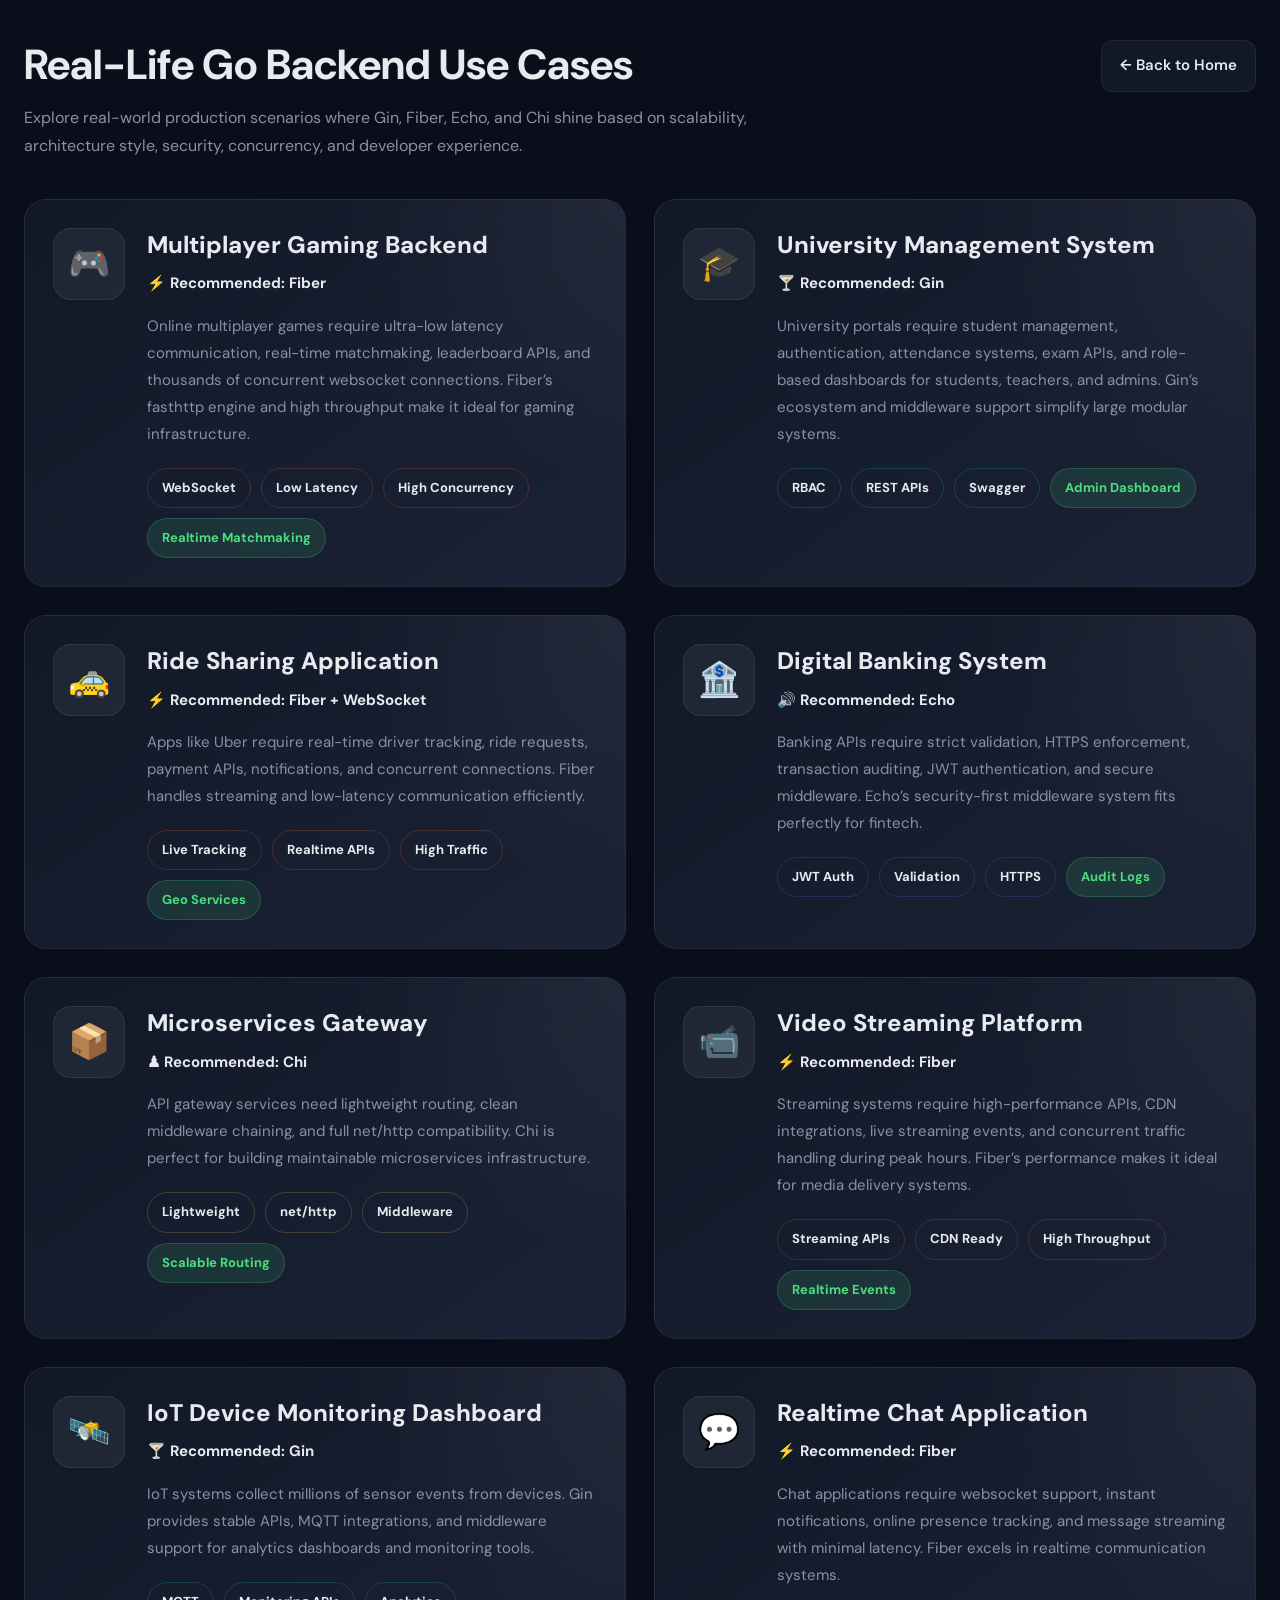
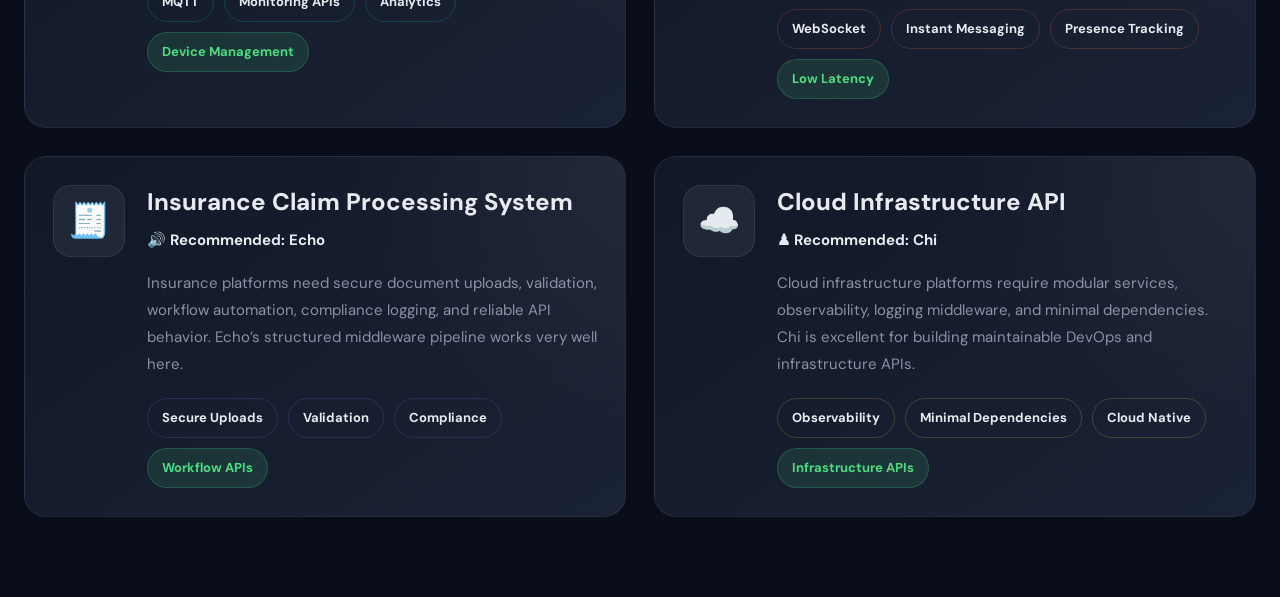
<file: use-cases.html>
<!DOCTYPE html>
<html lang="en">

<head>
    <meta charset="UTF-8" />
    <meta name="viewport" content="width=device-width, initial-scale=1.0" />
    <title>GoBackendLab — Real Life Use Cases</title>
    <link
        href="https://fonts.googleapis.com/css2?family=Space+Mono:wght@400;700&family=Syne:wght@400;600;700;800&family=DM+Sans:wght@300;400;500&display=swap"
        rel="stylesheet">
    <link rel="stylesheet" href="style.css" />

    <style>
        * {
            margin: 0;
            padding: 0;
            box-sizing: border-box;
        }

        body {
            background: var(--bg);
            color: var(--text);
            font-family: 'DM Sans', sans-serif;
            font-size: 15px;
            line-height: 1.7;
            overflow-x: hidden;
        }

        .usecase-page {
            max-width: 1400px;
            margin: auto;
            padding: 40px 24px 80px;
        }

        .top-bar {
            display: flex;
            align-items: start;
            justify-content: space-between;
            margin-bottom: 40px;
            flex-wrap: wrap;
            gap: 20px;
        }

        .back-btn {
            display: inline-flex;
            align-items: center;
            gap: 10px;
            text-decoration: none;
            color: var(--text);
            background: var(--surface);
            border: 1px solid var(--border);
            padding: 12px 18px;
            border-radius: 12px;
            transition: 0.3s;
            font-weight: 600;
        }

        .back-btn:hover {
            transform: translateY(-2px);
            border-color: var(--gin);
            background: var(--surface2);
        }

        .page-heading h1 {
            margin: 0;
            font-size: 42px;
            line-height: 1.2;
        }

        .page-heading p {
            color: var(--muted);
            max-width: 800px;
            margin-top: 14px;
            line-height: 1.7;
            font-size: 16px;
        }

        .usecase-grid {
            display: grid;
            grid-template-columns: repeat(auto-fit, minmax(420px, 1fr));
            gap: 28px;
            margin-top: 40px;
        }

        .example-card {
            display: flex;
            gap: 22px;
            background: linear-gradient(145deg, var(--surface), var(--surface2));
            border: 1px solid var(--border);
            border-radius: 22px;
            padding: 28px;
            transition: 0.35s ease;
            position: relative;
            overflow: hidden;
        }

        .example-card::before {
            content: "";
            position: absolute;
            inset: 0;
            background: radial-gradient(circle at top right,
                    rgba(255, 255, 255, 0.05),
                    transparent 40%);
            pointer-events: none;
        }

        .example-card:hover {
            transform: translateY(-8px);
            border-color: rgba(255, 255, 255, 0.15);
        }

        .example-icon {
            min-width: 72px;
            height: 72px;
            border-radius: 18px;
            display: flex;
            align-items: center;
            justify-content: center;
            font-size: 34px;
            background: rgba(255, 255, 255, 0.06);
            border: 1px solid var(--border);
        }

        .example-content {
            flex: 1;
        }

        .example-title {
            font-size: 24px;
            font-weight: 800;
            margin-bottom: 10px;
            line-height: 1.4;
        }

        .example-fw {
            font-weight: 700;
            margin-bottom: 16px;
            font-size: 15px;
        }

        .example-desc {
            color: var(--muted);
            line-height: 1.8;
            font-size: 15px;
        }

        .example-features {
            display: flex;
            flex-wrap: wrap;
            gap: 10px;
            margin-top: 20px;
        }

        .tag {
            padding: 8px 14px;
            border-radius: 999px;
            font-size: 13px;
            font-weight: 700;
            border: 1px solid transparent;
        }

        .gin-t {
            background: var(--gin-dim);
            color: var(--gin);
            border-color: rgba(0, 212, 170, 0.2);
        }

        .fiber-t {
            background: var(--fiber-dim);
            color: var(--fiber);
            border-color: rgba(255, 107, 53, 0.2);
        }

        .echo-t {
            background: var(--echo-dim);
            color: var(--echo);
            border-color: rgba(124, 106, 247, 0.2);
        }

        .chi-t {
            background: var(--chi-dim);
            color: var(--chi);
            border-color: rgba(247, 201, 72, 0.2);
        }

        .green {
            background: rgba(74, 222, 128, 0.12);
            color: var(--pro);
            border-color: rgba(74, 222, 128, 0.2);
        }

        @media (max-width: 768px) {
            .page-heading h1 {
                font-size: 32px;
            }

            .usecase-grid {
                grid-template-columns: 1fr;
            }

            .example-card {
                flex-direction: column;
                padding: 24px;
            }

            .example-icon {
                width: 72px;
            }

            .example-title {
                font-size: 21px;
            }
        }
    </style>
</head>

<body>

    <div class="usecase-page">

        <div class="top-bar">
            <div class="page-heading">
                <h1>Real-Life Go Backend Use Cases</h1>
                <p>
                    Explore real-world production scenarios where Gin, Fiber, Echo, and Chi
                    shine based on scalability, architecture style, security, concurrency,
                    and developer experience.
                </p>
            </div>
            <a href="index.html" class="back-btn">
                ← Back to Home
            </a>
        </div>

        <div class="usecase-grid">

            <!-- 1 -->
            <div class="example-card">
                <div class="example-icon">🎮</div>

                <div class="example-content">
                    <div class="example-title">Multiplayer Gaming Backend</div>

                    <div class="example-fw" style="color:var(--fiber)">
                        ⚡ Recommended: Fiber
                    </div>

                    <div class="example-desc">
                        Online multiplayer games require ultra-low latency communication,
                        real-time matchmaking, leaderboard APIs, and thousands of concurrent
                        websocket connections. Fiber’s fasthttp engine and high throughput
                        make it ideal for gaming infrastructure.
                    </div>

                    <div class="example-features">
                        <span class="tag fiber-t">WebSocket</span>
                        <span class="tag fiber-t">Low Latency</span>
                        <span class="tag fiber-t">High Concurrency</span>
                        <span class="tag green">Realtime Matchmaking</span>
                    </div>
                </div>
            </div>

            <!-- 2 -->
            <div class="example-card">
                <div class="example-icon">🎓</div>

                <div class="example-content">
                    <div class="example-title">University Management System</div>

                    <div class="example-fw" style="color:var(--gin)">
                        🍸 Recommended: Gin
                    </div>

                    <div class="example-desc">
                        University portals require student management, authentication,
                        attendance systems, exam APIs, and role-based dashboards for students,
                        teachers, and admins. Gin’s ecosystem and middleware support simplify
                        large modular systems.
                    </div>

                    <div class="example-features">
                        <span class="tag gin-t">RBAC</span>
                        <span class="tag gin-t">REST APIs</span>
                        <span class="tag gin-t">Swagger</span>
                        <span class="tag green">Admin Dashboard</span>
                    </div>
                </div>
            </div>

            <!-- 3 -->
            <div class="example-card">
                <div class="example-icon">🚕</div>

                <div class="example-content">
                    <div class="example-title">Ride Sharing Application</div>

                    <div class="example-fw" style="color:var(--fiber)">
                        ⚡ Recommended: Fiber + WebSocket
                    </div>

                    <div class="example-desc">
                        Apps like Uber require real-time driver tracking, ride requests,
                        payment APIs, notifications, and concurrent connections. Fiber handles
                        streaming and low-latency communication efficiently.
                    </div>

                    <div class="example-features">
                        <span class="tag fiber-t">Live Tracking</span>
                        <span class="tag fiber-t">Realtime APIs</span>
                        <span class="tag fiber-t">High Traffic</span>
                        <span class="tag green">Geo Services</span>
                    </div>
                </div>
            </div>

            <!-- 4 -->
            <div class="example-card">
                <div class="example-icon">🏦</div>

                <div class="example-content">
                    <div class="example-title">Digital Banking System</div>

                    <div class="example-fw" style="color:var(--echo)">
                        🔊 Recommended: Echo
                    </div>

                    <div class="example-desc">
                        Banking APIs require strict validation, HTTPS enforcement,
                        transaction auditing, JWT authentication, and secure middleware.
                        Echo’s security-first middleware system fits perfectly for fintech.
                    </div>

                    <div class="example-features">
                        <span class="tag echo-t">JWT Auth</span>
                        <span class="tag echo-t">Validation</span>
                        <span class="tag echo-t">HTTPS</span>
                        <span class="tag green">Audit Logs</span>
                    </div>
                </div>
            </div>

            <!-- 5 -->
            <div class="example-card">
                <div class="example-icon">📦</div>

                <div class="example-content">
                    <div class="example-title">Microservices Gateway</div>

                    <div class="example-fw" style="color:var(--chi)">
                        ♟ Recommended: Chi
                    </div>

                    <div class="example-desc">
                        API gateway services need lightweight routing, clean middleware
                        chaining, and full net/http compatibility. Chi is perfect for
                        building maintainable microservices infrastructure.
                    </div>

                    <div class="example-features">
                        <span class="tag chi-t">Lightweight</span>
                        <span class="tag chi-t">net/http</span>
                        <span class="tag chi-t">Middleware</span>
                        <span class="tag green">Scalable Routing</span>
                    </div>
                </div>
            </div>

            <!-- 6 -->
            <div class="example-card">
                <div class="example-icon">📹</div>

                <div class="example-content">
                    <div class="example-title">Video Streaming Platform</div>

                    <div class="example-fw" style="color:var(--fiber)">
                        ⚡ Recommended: Fiber
                    </div>

                    <div class="example-desc">
                        Streaming systems require high-performance APIs, CDN integrations,
                        live streaming events, and concurrent traffic handling during peak
                        hours. Fiber’s performance makes it ideal for media delivery systems.
                    </div>

                    <div class="example-features">
                        <span class="tag fiber-t">Streaming APIs</span>
                        <span class="tag fiber-t">CDN Ready</span>
                        <span class="tag fiber-t">High Throughput</span>
                        <span class="tag green">Realtime Events</span>
                    </div>
                </div>
            </div>

            <!-- 7 -->
            <div class="example-card">
                <div class="example-icon">🛰️</div>

                <div class="example-content">
                    <div class="example-title">IoT Device Monitoring Dashboard</div>

                    <div class="example-fw" style="color:var(--gin)">
                        🍸 Recommended: Gin
                    </div>

                    <div class="example-desc">
                        IoT systems collect millions of sensor events from devices. Gin
                        provides stable APIs, MQTT integrations, and middleware support for
                        analytics dashboards and monitoring tools.
                    </div>

                    <div class="example-features">
                        <span class="tag gin-t">MQTT</span>
                        <span class="tag gin-t">Monitoring APIs</span>
                        <span class="tag gin-t">Analytics</span>
                        <span class="tag green">Device Management</span>
                    </div>
                </div>
            </div>

            <!-- 8 -->
            <div class="example-card">
                <div class="example-icon">💬</div>

                <div class="example-content">
                    <div class="example-title">Realtime Chat Application</div>

                    <div class="example-fw" style="color:var(--fiber)">
                        ⚡ Recommended: Fiber
                    </div>

                    <div class="example-desc">
                        Chat applications require websocket support, instant notifications,
                        online presence tracking, and message streaming with minimal latency.
                        Fiber excels in realtime communication systems.
                    </div>

                    <div class="example-features">
                        <span class="tag fiber-t">WebSocket</span>
                        <span class="tag fiber-t">Instant Messaging</span>
                        <span class="tag fiber-t">Presence Tracking</span>
                        <span class="tag green">Low Latency</span>
                    </div>
                </div>
            </div>

            <!-- 9 -->
            <div class="example-card">
                <div class="example-icon">🧾</div>

                <div class="example-content">
                    <div class="example-title">Insurance Claim Processing System</div>

                    <div class="example-fw" style="color:var(--echo)">
                        🔊 Recommended: Echo
                    </div>

                    <div class="example-desc">
                        Insurance platforms need secure document uploads, validation,
                        workflow automation, compliance logging, and reliable API behavior.
                        Echo’s structured middleware pipeline works very well here.
                    </div>

                    <div class="example-features">
                        <span class="tag echo-t">Secure Uploads</span>
                        <span class="tag echo-t">Validation</span>
                        <span class="tag echo-t">Compliance</span>
                        <span class="tag green">Workflow APIs</span>
                    </div>
                </div>
            </div>

            <!-- 10 -->
            <div class="example-card">
                <div class="example-icon">☁️</div>

                <div class="example-content">
                    <div class="example-title">Cloud Infrastructure API</div>

                    <div class="example-fw" style="color:var(--chi)">
                        ♟ Recommended: Chi
                    </div>

                    <div class="example-desc">
                        Cloud infrastructure platforms require modular services,
                        observability, logging middleware, and minimal dependencies. Chi is
                        excellent for building maintainable DevOps and infrastructure APIs.
                    </div>

                    <div class="example-features">
                        <span class="tag chi-t">Observability</span>
                        <span class="tag chi-t">Minimal Dependencies</span>
                        <span class="tag chi-t">Cloud Native</span>
                        <span class="tag green">Infrastructure APIs</span>
                    </div>
                </div>
            </div>

        </div>

    </div>

</body>

</html>
</file>
<file: style.css>
/* ═══════════════════════════════════════════════
   CSS VARIABLES & RESET
═══════════════════════════════════════════════ */
:root {
    --bg: #0a0e1a;
    --surface: #111827;
    --surface2: #1a2235;
    --surface3: #1f2d42;
    --border: rgba(255, 255, 255, 0.07);
    --border2: rgba(255, 255, 255, 0.12);
    --text: #e8eaf0;
    --muted: #8892a4;
    --muted2: #5c6880;
    --pro: #4ade80;
    --con: #f87171;

    /* Guide accent colors */
    --frameworks: #00d4aa;
    --frameworks-dim: rgba(0, 212, 170, 0.12);
    --patterns: #7c6af7;
    --patterns-dim: rgba(124, 106, 247, 0.12);
    --arch: #f7c948;
    --arch-dim: rgba(247, 201, 72, 0.12);
    --langs: #f472b6;
    --langs-dim: rgba(244, 114, 182, 0.12);

    --nav-h: 58px;
}

*,
*::before,
*::after {
    margin: 0;
    padding: 0;
    box-sizing: border-box;
}

html {
    scroll-behavior: smooth;
}

body {
    background: var(--bg);
    color: var(--text);
    font-family: 'DM Sans', sans-serif;
    font-size: 15px;
    line-height: 1.7;
    overflow-x: hidden;
}

/* ═══════════════════════════════════════════════
   TOPBAR / NAV
═══════════════════════════════════════════════ */
.topbar {
    position: fixed;
    top: 0;
    left: 0;
    right: 0;
    z-index: 1000;
    height: var(--nav-h);
    background: rgba(10, 14, 26, 0.94);
    backdrop-filter: blur(20px);
    -webkit-backdrop-filter: blur(20px);
    border-bottom: 1px solid var(--border);
    display: flex;
    align-items: center;
    justify-content: space-between;
    padding: 0 28px;
}

.topbar-logo {
    display: flex;
    align-items: center;
    gap: 5px;
    text-decoration: none;
    flex-shrink: 0;
}

.topbar-logo-icon {
    display: flex;
    align-items: center;
    justify-content: center;
    font-size: 16px;
}

.topbar-logo-icon img{
    width: 25px;
    height: 24px;
}

.topbar-logo-text {
    font-family: 'Syne', sans-serif;
    font-size: 15px;
    font-weight: 800;
    color: var(--text);
    letter-spacing: -.3px;
}

.topbar-logo-text span {
    color: var(--frameworks);
}

/* Desktop nav links */
.nav-links {
    display: flex;
    align-items: center;
    gap: 2px;
    list-style: none;
}

.nav-links a {
    font-family: 'Space Mono', monospace;
    font-size: 10px;
    text-transform: uppercase;
    letter-spacing: 1px;
    color: var(--muted);
    text-decoration: none;
    padding: 8px 14px;
    border-radius: 6px;
    transition: all .2s;
    white-space: nowrap;
}

.nav-links a:hover {
    color: var(--text);
    background: var(--surface2);
}

.nav-links a.active {
    color: var(--frameworks);
    background: var(--frameworks-dim);
}

/* Guide quick-links in nav */
.nav-guides {
    display: flex;
    align-items: center;
    gap: 8px;
}

.nav-guide-pill {
    font-family: 'Space Mono', monospace;
    font-size: 9px;
    font-weight: 700;
    padding: 5px 12px;
    border-radius: 5px;
    text-decoration: none;
    letter-spacing: .5px;
    transition: all .2s;
    border: 1px solid transparent;
    white-space: nowrap;
}

.nav-guide-pill:hover {
    transform: translateY(-1px);
    filter: brightness(1.2);
}

.ngp-fw {
    background: var(--frameworks-dim);
    color: var(--frameworks);
    border-color: rgba(0, 212, 170, .25);
}

.ngp-pat {
    background: var(--patterns-dim);
    color: var(--patterns);
    border-color: rgba(124, 106, 247, .25);
}

.ngp-arch {
    background: var(--arch-dim);
    color: var(--arch);
    border-color: rgba(247, 201, 72, .25);
}

.ngp-lang {
    background: var(--langs-dim);
    color: var(--langs);
    border-color: rgba(244, 114, 182, .25);
}

/* Hamburger */
.hamburger {
    display: none;
    flex-direction: column;
    gap: 5px;
    cursor: pointer;
    padding: 6px;
    border-radius: 8px;
    background: transparent;
    border: 1px solid var(--border);
    transition: background .2s;
}

.hamburger:hover {
    background: var(--surface2);
}

.hamburger span {
    display: block;
    width: 22px;
    height: 2px;
    background: var(--muted);
    border-radius: 2px;
    transition: all .3s;
}

.hamburger.open span:nth-child(1) {
    transform: translateY(7px) rotate(45deg);
}

.hamburger.open span:nth-child(2) {
    opacity: 0;
    transform: scaleX(0);
}

.hamburger.open span:nth-child(3) {
    transform: translateY(-7px) rotate(-45deg);
}

/* Mobile drawer */
.mobile-drawer {
    display: none;
    position: fixed;
    top: var(--nav-h);
    left: 0;
    right: 0;
    bottom: 0;
    z-index: 999;
    background: rgba(10, 14, 26, .98);
    -webkit-backdrop-filter: blur(16px);
    backdrop-filter: blur(16px);
    padding: 24px 24px 40px;
    overflow-y: auto;
    flex-direction: column;
    gap: 8px;
    transform: translateY(-10px);
    opacity: 0;
    transition: opacity .25s, transform .25s;
}

.mobile-drawer.open {
    display: flex;
    opacity: 1;
    transform: translateY(0);
}

.mob-section-label {
    font-family: 'Space Mono', monospace;
    font-size: 9px;
    letter-spacing: 2px;
    text-transform: uppercase;
    color: var(--muted2);
    padding: 14px 0 6px;
    border-top: 1px solid var(--border);
    margin-top: 6px;
}

.mob-section-label:first-child {
    border-top: none;
    margin-top: 0;
    padding-top: 0;
}

.mob-link {
    display: flex;
    align-items: center;
    gap: 12px;
    padding: 14px 16px;
    border-radius: 10px;
    text-decoration: none;
    color: var(--muted);
    border: 1px solid var(--border);
    background: var(--surface);
    transition: all .2s;
}

.mob-link:hover {
    border-color: var(--border2);
    background: var(--surface2);
    color: var(--text);
}

.mob-link-icon {
    font-size: 22px;
    flex-shrink: 0;
}

.mob-link-info {}

.mob-link-title {
    font-family: 'Syne', sans-serif;
    font-size: 14px;
    font-weight: 700;
    margin-bottom: 2px;
}

.mob-link-sub {
    font-size: 11px;
    color: var(--muted2);
}

.mob-link.fw {
    border-left: 3px solid var(--frameworks);
}

.mob-link.pat {
    border-left: 3px solid var(--patterns);
}

.mob-link.arch {
    border-left: 3px solid var(--arch);
}

.mob-link.lang {
    border-left: 3px solid var(--langs);
}

.mob-link.fw .mob-link-title {
    color: var(--frameworks);
}

.mob-link.pat .mob-link-title {
    color: var(--patterns);
}

.mob-link.arch .mob-link-title {
    color: var(--arch);
}

.mob-link.lang .mob-link-title {
    color: var(--langs);
}

/* ═══════════════════════════════════════════════
   HERO
═══════════════════════════════════════════════ */
.hero {
    min-height: 100vh;
    display: flex;
    flex-direction: column;
    align-items: center;
    justify-content: center;
    padding: calc(var(--nav-h) + 60px) 24px 80px;
    text-align: center;
    position: relative;
    overflow: hidden;
}

/* Animated grid background */
.hero-grid {
    position: absolute;
    inset: 0;
    background-image:
        linear-gradient(rgba(0, 212, 170, .04) 1px, transparent 1px),
        linear-gradient(90deg, rgba(0, 212, 170, .04) 1px, transparent 1px);
    background-size: 48px 48px;
    -webkit-mask-image: radial-gradient(ellipse 80% 80% at 50% 50%, black 20%, transparent 100%);
    mask-image: radial-gradient(ellipse 80% 80% at 50% 50%, black 20%, transparent 100%);
}

/* Glow orbs */
.orb {
    position: absolute;
    border-radius: 50%;
    filter: blur(80px);
    pointer-events: none;
    animation: orbFloat 8s ease-in-out infinite alternate;
}

.orb-1 {
    width: 500px;
    height: 500px;
    background: rgba(0, 212, 170, .07);
    top: -100px;
    left: -100px;
}

.orb-2 {
    width: 400px;
    height: 400px;
    background: rgba(124, 106, 247, .07);
    bottom: -80px;
    right: -80px;
    animation-delay: -3s;
}

.orb-3 {
    width: 300px;
    height: 300px;
    background: rgba(244, 114, 182, .05);
    top: 50%;
    left: 50%;
    transform: translate(-50%, -50%);
    animation-delay: -5s;
}

@keyframes orbFloat {
    from {
        transform: translate(0, 0) scale(1);
    }

    to {
        transform: translate(30px, 20px) scale(1.1);
    }
}

.orb-3 {
    animation: orbFloat3 10s ease-in-out infinite alternate;
}

@keyframes orbFloat3 {
    from {
        transform: translate(-50%, -50%) scale(1);
    }

    to {
        transform: translate(calc(-50% + 20px), calc(-50% + 30px)) scale(1.15);
    }
}

.hero-content {
    position: relative;
    z-index: 1;
    max-width: 800px;
}

.hero-kicker {
    display: inline-flex;
    align-items: center;
    gap: 8px;
    font-family: 'Space Mono', monospace;
    font-size: 11px;
    letter-spacing: 3px;
    text-transform: uppercase;
    color: var(--frameworks);
    border: 1px solid rgba(0, 212, 170, .3);
    padding: 6px 18px;
    border-radius: 20px;
    margin-bottom: 28px;
    background: rgba(0, 212, 170, .06);
}

.hero-kicker::before {
    content: '';
    width: 6px;
    height: 6px;
    border-radius: 50%;
    background: var(--frameworks);
    animation: pulse 2s infinite;
}

@keyframes pulse {

    0%,
    100% {
        opacity: 1;
        transform: scale(1)
    }

    50% {
        opacity: .5;
        transform: scale(1.4)
    }
}

.hero h1 {
    font-family: 'Syne', sans-serif;
    font-size: clamp(36px, 7vw, 72px);
    font-weight: 800;
    line-height: 1.05;
    letter-spacing: -2px;
    margin-bottom: 20px;
}

.hero h1 .go-word {
    color: var(--frameworks);
}

.hero h1 .dim {
    color: var(--muted);
    font-weight: 400;
}

.hero-desc {
    font-size: clamp(15px, 2vw, 17px);
    color: var(--muted);
    max-width: 560px;
    margin: 0 auto 36px;
    line-height: 1.8;
}

/* stat chips */
.hero-stats {
    display: flex;
    gap: 12px;
    justify-content: center;
    flex-wrap: wrap;
    margin-bottom: 48px;
}

.stat-chip {
    background: var(--surface);
    border: 1px solid var(--border2);
    border-radius: 8px;
    padding: 10px 18px;
    text-align: center;
}

.stat-chip .val {
    font-family: 'Syne', sans-serif;
    font-size: 22px;
    font-weight: 800;
    color: var(--frameworks);
    line-height: 1;
    margin-bottom: 2px;
}

.stat-chip .lbl {
    font-family: 'Space Mono', monospace;
    font-size: 9px;
    color: var(--muted);
    letter-spacing: 1px;
    text-transform: uppercase;
}

/* CTA buttons */
.hero-cta {
    display: flex;
    gap: 12px;
    justify-content: center;
    flex-wrap: wrap;
}

.btn-primary {
    display: inline-flex;
    align-items: center;
    gap: 8px;
    background: var(--frameworks);
    color: #0a0e1a;
    font-family: 'Space Mono', monospace;
    font-size: 12px;
    font-weight: 700;
    letter-spacing: 1px;
    text-decoration: none;
    padding: 14px 28px;
    border-radius: 8px;
    transition: all .2s;
}

.btn-primary:hover {
    transform: translateY(-2px);
    box-shadow: 0 12px 40px rgba(0, 212, 170, .35);
}

.btn-secondary {
    display: inline-flex;
    align-items: center;
    gap: 8px;
    background: var(--surface);
    color: var(--text);
    border: 1px solid var(--border2);
    font-family: 'Space Mono', monospace;
    font-size: 12px;
    letter-spacing: 1px;
    text-decoration: none;
    padding: 14px 28px;
    border-radius: 8px;
    transition: all .2s;
}

.btn-secondary:hover {
    transform: translateY(-2px);
    border-color: var(--frameworks);
    color: var(--frameworks);
}

/* Scroll indicator */
.scroll-hint {
    position: absolute;
    bottom: 32px;
    left: 50%;
    transform: translateX(-50%);
    display: flex;
    flex-direction: column;
    align-items: center;
    gap: 8px;
    font-family: 'Space Mono', monospace;
    font-size: 9px;
    letter-spacing: 2px;
    color: var(--muted2);
    text-transform: uppercase;
    animation: scrollBounce 2.5s ease-in-out infinite;
}

.scroll-hint svg {
    opacity: .4;
}

@keyframes scrollBounce {

    0%,
    100% {
        transform: translateX(-50%) translateY(0)
    }

    50% {
        transform: translateX(-50%) translateY(8px)
    }
}

/* ═══════════════════════════════════════════════
   SECTION GENERIC
═══════════════════════════════════════════════ */
.container {
    max-width: 1180px;
    margin: 0 auto;
    padding: 0 24px;
}

section {
    padding: 80px 0;
}

section+section {
    border-top: 1px solid var(--border);
}

.section-eyebrow {
    font-family: 'Space Mono', monospace;
    font-size: 10px;
    letter-spacing: 3px;
    text-transform: uppercase;
    color: var(--muted);
    margin-bottom: 10px;
}

.section-title {
    font-family: 'Syne', sans-serif;
    font-size: clamp(26px, 4vw, 40px);
    font-weight: 800;
    line-height: 1.15;
    letter-spacing: -.5px;
    margin-bottom: 12px;
}

.section-desc {
    color: var(--muted);
    font-size: 15px;
    max-width: 640px;
    margin-bottom: 48px;
}

/* ═══════════════════════════════════════════════
   GUIDE CARDS (Main feature cards)
═══════════════════════════════════════════════ */
#guides {
    background: var(--bg);
}

.guides-grid {
    display: grid;
    grid-template-columns: repeat(2, 1fr);
    gap: 20px;
}

.guide-card {
    background: var(--surface);
    border: 1px solid var(--border);
    border-radius: 16px;
    padding: 32px;
    text-decoration: none;
    display: flex;
    flex-direction: column;
    gap: 0;
    position: relative;
    overflow: hidden;
    transition: transform .25s, border-color .25s, box-shadow .25s;
    group: true;
}

.guide-card:hover {
    transform: translateY(-5px);
    box-shadow: 0 20px 60px rgba(0, 0, 0, .4);
}

/* Color line top */
.guide-card::before {
    content: '';
    position: absolute;
    top: 0;
    left: 0;
    right: 0;
    height: 3px;
    border-radius: 16px 16px 0 0;
    transition: height .25s;
}

.guide-card:hover::before {
    height: 4px;
}

/* Background glow on hover */
.guide-card::after {
    content: '';
    position: absolute;
    inset: 0;
    opacity: 0;
    transition: opacity .3s;
    border-radius: 16px;
}

.guide-card:hover::after {
    opacity: 1;
}

/* Per-card colors */
.gc-fw {
    --gc: var(--frameworks);
    --gc-dim: var(--frameworks-dim);
}

.gc-pat {
    --gc: var(--patterns);
    --gc-dim: var(--patterns-dim);
}

.gc-arch {
    --gc: var(--arch);
    --gc-dim: var(--arch-dim);
}

.gc-lang {
    --gc: var(--langs);
    --gc-dim: var(--langs-dim);
}

.guide-card[class*="gc-"]::before {
    background: var(--gc);
}

.guide-card[class*="gc-"]:hover {
    border-color: color-mix(in srgb, var(--gc) 35%, transparent);
}

.guide-card[class*="gc-"]::after {
    background: var(--gc-dim);
}

/* Card number badge */
.gc-num {
    position: absolute;
    top: 24px;
    right: 28px;
    font-family: 'Syne', sans-serif;
    font-size: 52px;
    font-weight: 800;
    line-height: 1;
    opacity: .06;
    color: var(--gc);
    transition: opacity .25s;
}

.guide-card:hover .gc-num {
    opacity: .1;
}

.gc-icon {
    font-size: 40px;
    margin-bottom: 18px;
    display: block;
    position: relative;
    z-index: 1;
}

.gc-kicker {
    font-family: 'Space Mono', monospace;
    font-size: 9px;
    letter-spacing: 2px;
    text-transform: uppercase;
    color: var(--gc);
    margin-bottom: 10px;
    position: relative;
    z-index: 1;
}

.gc-title {
    font-family: 'Syne', sans-serif;
    font-size: clamp(18px, 2.5vw, 22px);
    font-weight: 800;
    color: var(--text);
    line-height: 1.25;
    margin-bottom: 12px;
    position: relative;
    z-index: 1;
}

.gc-desc {
    font-size: 13.5px;
    color: var(--muted);
    line-height: 1.7;
    margin-bottom: 20px;
    position: relative;
    z-index: 1;
    flex: 1;
}

/* Chapter chips */
.gc-chapters {
    display: flex;
    flex-wrap: wrap;
    gap: 6px;
    margin-bottom: 24px;
    position: relative;
    z-index: 1;
}

.gc-chapter {
    font-family: 'Space Mono', monospace;
    font-size: 9px;
    padding: 3px 10px;
    border-radius: 20px;
    background: var(--surface2);
    color: var(--muted);
    border: 1px solid var(--border);
    letter-spacing: .3px;
}

/* CTA row */
.gc-cta {
    display: flex;
    align-items: center;
    justify-content: space-between;
    position: relative;
    z-index: 1;
    padding-top: 18px;
    border-top: 1px solid var(--border);
}

.gc-cta-label {
    font-family: 'Space Mono', monospace;
    font-size: 10px;
    color: var(--gc);
    letter-spacing: 1px;
    text-transform: uppercase;
}

.gc-arrow {
    width: 36px;
    height: 36px;
    border-radius: 8px;
    background: var(--gc-dim);
    border: 1px solid color-mix(in srgb, var(--gc) 30%, transparent);
    display: flex;
    align-items: center;
    justify-content: center;
    transition: all .2s;
}

.guide-card:hover .gc-arrow {
    background: var(--gc);
}

.guide-card:hover .gc-arrow svg {
    color: #0a0e1a;
}

.gc-arrow svg {
    color: var(--gc);
    transition: color .2s;
}

/* ═══════════════════════════════════════════════
   OVERVIEW MINI-SECTION (what each guide covers)
═══════════════════════════════════════════════ */
#overview {
    background: linear-gradient(180deg, var(--bg) 0%, rgba(17, 24, 39, .5) 100%);
}

.overview-tabs {
    display: flex;
    gap: 0;
    margin-bottom: 32px;
    border-bottom: 1px solid var(--border);
    overflow-x: auto;
    scrollbar-width: none;
}

.overview-tabs::-webkit-scrollbar {
    display: none;
}

.ov-tab {
    font-family: 'Space Mono', monospace;
    font-size: 10px;
    letter-spacing: 1px;
    text-transform: uppercase;
    padding: 12px 20px;
    cursor: pointer;
    color: var(--muted);
    border-bottom: 2px solid transparent;
    transition: all .2s;
    white-space: nowrap;
    background: transparent;
    border-left: none;
    border-right: none;
    border-top: none;
}

.ov-tab:hover {
    color: var(--text);
}

.ov-tab.active {
    color: var(--frameworks);
    border-bottom-color: var(--frameworks);
}

.ov-tab[data-color="patterns"].active {
    color: var(--patterns);
    border-bottom-color: var(--patterns);
}

.ov-tab[data-color="arch"].active {
    color: var(--arch);
    border-bottom-color: var(--arch);
}

.ov-tab[data-color="langs"].active {
    color: var(--langs);
    border-bottom-color: var(--langs);
}

.ov-panels {
    position: relative;
}

.ov-panel {
    display: none;
}

.ov-panel.active {
    display: grid;
    grid-template-columns: 1fr 1fr;
    gap: 16px;
}

.ov-item {
    background: var(--surface);
    border: 1px solid var(--border);
    border-radius: 10px;
    padding: 18px 20px;
    display: flex;
    gap: 14px;
    align-items: flex-start;
    transition: border-color .2s;
}

.ov-item:hover {
    border-color: var(--border2);
}

.ov-item-icon {
    font-size: 24px;
    flex-shrink: 0;
    margin-top: 2px;
}

.ov-item-body {}

.ov-item-title {
    font-family: 'Syne', sans-serif;
    font-size: 14px;
    font-weight: 700;
    color: var(--text);
    margin-bottom: 4px;
}

.ov-item-desc {
    font-size: 12.5px;
    color: var(--muted);
}

/* ═══════════════════════════════════════════════
   TECH COVERAGE GRID
═══════════════════════════════════════════════ */
#coverage {}

.coverage-row {
    display: grid;
    grid-template-columns: repeat(auto-fit, minmax(160px, 1fr));
    gap: 12px;
    margin-bottom: 40px;
}

.lang-chip {
    background: var(--surface);
    border: 1px solid var(--border);
    border-radius: 10px;
    padding: 16px;
    text-align: center;
    transition: transform .2s, border-color .2s;
}

.lang-chip:hover {
    transform: translateY(-3px);
}

.lang-chip-emoji {
    font-size: 28px;
    margin-bottom: 8px;
    display: block;
}

.lang-chip-name {
    font-family: 'Syne', sans-serif;
    font-size: 13px;
    font-weight: 700;
    margin-bottom: 3px;
}

.lang-chip-sub {
    font-size: 11px;
    color: var(--muted);
}

/* ═══════════════════════════════════════════════
   QUICK COMPARE TABLE (summary)
═══════════════════════════════════════════════ */
.table-scroll {
    overflow-x: auto;
}

.table-scroll::-webkit-scrollbar {
    height: 4px;
}

.table-scroll::-webkit-scrollbar-track {
    background: var(--surface);
}

.table-scroll::-webkit-scrollbar-thumb {
    background: var(--border2);
    border-radius: 2px;
}

.mini-table {
    width: 100%;
    border-collapse: collapse;
    min-width: 700px;
}

.mini-table th {
    font-family: 'Space Mono', monospace;
    font-size: 10px;
    text-transform: uppercase;
    letter-spacing: 1px;
    padding: 12px 14px;
    text-align: left;
    border-bottom: 2px solid var(--border);
    color: var(--muted);
    white-space: nowrap;
}

.mini-table th:first-child {
    min-width: 200px;
}

.mini-table td {
    padding: 11px 14px;
    font-size: 12.5px;
    color: var(--muted);
    border-bottom: 1px solid rgba(255, 255, 255, .04);
}

.mini-table td:first-child {
    font-family: 'Syne', sans-serif;
    font-size: 13px;
    font-weight: 700;
    color: var(--text);
}

.mini-table tr:hover td {
    background: rgba(255, 255, 255, .025);
}

.mini-table tr:last-child td {
    border-bottom: none;
}

.badge {
    font-family: 'Space Mono', monospace;
    font-size: 9px;
    padding: 2px 8px;
    border-radius: 4px;
    white-space: nowrap;
}

.b-fw {
    background: var(--frameworks-dim);
    color: var(--frameworks);
}

.b-pat {
    background: var(--patterns-dim);
    color: var(--patterns);
}

.b-arch {
    background: var(--arch-dim);
    color: var(--arch);
}

.b-lang {
    background: var(--langs-dim);
    color: var(--langs);
}

.b-go {
    background: rgba(0, 212, 170, .12);
    color: #00d4aa;
}

.b-all {
    background: rgba(74, 222, 128, .1);
    color: #4ade80;
}

/* ═══════════════════════════════════════════════
   WHY GO MINI SECTION
═══════════════════════════════════════════════ */
#whygo {}

.why-grid {
    display: grid;
    grid-template-columns: repeat(auto-fit, minmax(220px, 1fr));
    gap: 14px;
    margin-bottom: 40px;
}

.why-card {
    background: var(--surface);
    border: 1px solid var(--border);
    border-radius: 12px;
    padding: 22px;
    transition: transform .2s, border-color .2s;
}

.why-card:hover {
    transform: translateY(-3px);
    border-color: rgba(0, 212, 170, .3);
}

.why-card-icon {
    font-size: 28px;
    margin-bottom: 12px;
    display: block;
}

.why-card-title {
    font-family: 'Syne', sans-serif;
    font-size: 15px;
    font-weight: 700;
    color: var(--frameworks);
    margin-bottom: 6px;
}

.why-card-desc {
    font-size: 13px;
    color: var(--muted);
    line-height: 1.6;
}

/* ═══════════════════════════════════════════════
   COMPANIES MARQUEE
═══════════════════════════════════════════════ */
.companies-section {
    padding: 40px 0;
    border-top: 1px solid var(--border);
    border-bottom: 1px solid var(--border);
    overflow: hidden;
}

.companies-label {
    font-family: 'Space Mono', monospace;
    font-size: 9px;
    letter-spacing: 3px;
    text-transform: uppercase;
    color: var(--muted2);
    text-align: center;
    margin-bottom: 24px;
}

.marquee-wrapper {
    display: flex;
    gap: 0;
    overflow: hidden;
    -webkit-mask-image: linear-gradient(90deg, transparent 0%, black 10%, black 90%, transparent 100%);
    mask-image: linear-gradient(90deg, transparent 0%, black 10%, black 90%, transparent 100%);
}

.marquee-track {
    display: flex;
    gap: 48px;
    animation: marquee 25s linear infinite;
    flex-shrink: 0;
}

@keyframes marquee {
    from {
        transform: translateX(0);
    }

    to {
        transform: translateX(-50%);
    }
}

.company-badge {
    font-family: 'Syne', sans-serif;
    font-size: 16px;
    font-weight: 700;
    color: var(--muted2);
    white-space: nowrap;
    transition: color .2s;
}

.company-badge:hover {
    color: var(--frameworks);
}

/* ═══════════════════════════════════════════════
   CALL TO ACTION SECTION
═══════════════════════════════════════════════ */
#start {}

.cta-card {
    background: linear-gradient(135deg, rgba(0, 212, 170, .08) 0%, rgba(124, 106, 247, .08) 50%, rgba(244, 114, 182, .06) 100%);
    border: 1px solid rgba(0, 212, 170, .15);
    border-radius: 20px;
    padding: 60px 48px;
    text-align: center;
    position: relative;
    overflow: hidden;
}

.cta-card::before {
    content: '🐹';
    position: absolute;
    font-size: 200px;
    opacity: .04;
    top: -30px;
    right: -20px;
    line-height: 1;
    pointer-events: none;
}

.cta-title {
    font-family: 'Syne', sans-serif;
    font-size: clamp(24px, 4vw, 40px);
    font-weight: 800;
    letter-spacing: -.5px;
    margin-bottom: 14px;
}

.cta-title span {
    color: var(--frameworks);
}

.cta-desc {
    font-size: 16px;
    color: var(--muted);
    margin-bottom: 36px;
    max-width: 500px;
    margin-left: auto;
    margin-right: auto;
}

.cta-buttons {
    display: flex;
    gap: 12px;
    justify-content: center;
    flex-wrap: wrap;
}

.cta-btn {
    display: inline-flex;
    align-items: center;
    gap: 10px;
    padding: 14px 28px;
    border-radius: 10px;
    font-family: 'Space Mono', monospace;
    font-size: 11px;
    font-weight: 700;
    letter-spacing: 1px;
    text-decoration: none;
    transition: all .2s;
}

.cta-btn:hover {
    transform: translateY(-3px);
}

.cta-btn-fw {
    background: var(--frameworks);
    color: #0a0e1a;
}

.cta-btn-fw:hover {
    box-shadow: 0 12px 40px rgba(0, 212, 170, .4);
}

.cta-btn-pat {
    background: var(--patterns-dim);
    color: var(--patterns);
    border: 1px solid rgba(124, 106, 247, .3);
}

.cta-btn-pat:hover {
    background: var(--patterns);
    color: #0a0e1a;
}

.cta-btn-arch {
    background: var(--arch-dim);
    color: var(--arch);
    border: 1px solid rgba(247, 201, 72, .3);
}

.cta-btn-arch:hover {
    background: var(--arch);
    color: #0a0e1a;
}

.cta-btn-lang {
    background: var(--langs-dim);
    color: var(--langs);
    border: 1px solid rgba(244, 114, 182, .3);
}

.cta-btn-lang:hover {
    background: var(--langs);
    color: #0a0e1a;
}

/* ═══════════════════════════════════════════════
   FOOTER
═══════════════════════════════════════════════ */
footer {
    background: var(--surface);
    border-top: 1px solid var(--border);
    padding: 48px 24px 32px;
}

.footer-inner {
    max-width: 1180px;
    margin: 0 auto;
    display: grid;
    grid-template-columns: 1fr auto;
    gap: 40px;
    align-items: start;
    margin-bottom: 40px;
}

.footer-brand {}

.footer-logo {
    display: flex;
    align-items: center;
    gap: 10px;
    margin-bottom: 12px;
}

.footer-logo-icon {
    width: 36px;
    height: 36px;
    background: var(--frameworks-dim);
    border: 1px solid rgba(0, 212, 170, .3);
    border-radius: 8px;
    display: flex;
    align-items: center;
    justify-content: center;
    font-size: 18px;
}

.footer-logo-text {
    font-family: 'Syne', sans-serif;
    font-size: 16px;
    font-weight: 800;
    color: var(--text);
}

.footer-logo-text span {
    color: var(--frameworks);
}

.footer-tagline {
    font-size: 13px;
    color: var(--muted);
    max-width: 340px;
    line-height: 1.6;
}

.footer-links {
    display: flex;
    gap: 40px;
}

.footer-col {}

.footer-col-title {
    font-family: 'Space Mono', monospace;
    font-size: 10px;
    letter-spacing: 2px;
    text-transform: uppercase;
    color: var(--muted2);
    margin-bottom: 14px;
}

.footer-col a {
    display: block;
    font-size: 13px;
    color: var(--muted);
    text-decoration: none;
    margin-bottom: 8px;
    transition: color .2s;
}

.footer-col a:hover {
    color: var(--text);
}

.footer-bottom {
    max-width: 1180px;
    margin: 0 auto;
    padding-top: 24px;
    border-top: 1px solid var(--border);
    display: flex;
    justify-content: space-between;
    align-items: center;
    flex-wrap: wrap;
    gap: 12px;
}

.footer-copy {
    font-family: 'Space Mono', monospace;
    font-size: 10px;
    color: var(--muted2);
    letter-spacing: .5px;
}

.footer-series {
    display: flex;
    gap: 8px;
    flex-wrap: wrap;
}

.fs-chip {
    font-family: 'Space Mono', monospace;
    font-size: 9px;
    padding: 3px 10px;
    border-radius: 20px;
    border: 1px solid var(--border);
    color: var(--muted2);
    text-decoration: none;
    transition: all .2s;
}

.fs-chip:hover {
    border-color: var(--frameworks);
    color: var(--frameworks);
}

/* ═══════════════════════════════════════════════
   RESPONSIVE
═══════════════════════════════════════════════ */
@media (max-width: 1024px) {
    .nav-guides {
        display: none;
    }
}

@media (max-width: 860px) {
    .nav-links {
        display: none;
    }

    .hamburger {
        display: flex;
    }

    .guides-grid {
        grid-template-columns: 1fr;
    }

    .ov-panel.active {
        grid-template-columns: 1fr;
    }

    .footer-inner {
        grid-template-columns: 1fr;
    }

    .footer-links {
        flex-direction: column;
        gap: 24px;
    }

    .guide-card {
        padding: 24px;
    }
}

@media (max-width: 600px) {
    .hero h1 {
        letter-spacing: -1px;
    }

    .hero-stats {
        gap: 8px;
    }

    .stat-chip {
        padding: 8px 14px;
    }

    .stat-chip .val {
        font-size: 18px;
    }

    .cta-card {
        padding: 36px 24px;
    }

    .coverage-row {
        grid-template-columns: repeat(3, 1fr);
    }
}

@media (max-width: 400px) {
    .coverage-row {
        grid-template-columns: repeat(2, 1fr);
    }

    .topbar {
        padding: 0 16px;
    }

    .topbar-logo-text {
        font-size: 13px;
    }
}

/* ═══════════════════════════════════════════════
   UTILITY
═══════════════════════════════════════════════ */
.text-go {
    color: var(--frameworks);
}

.text-pat {
    color: var(--patterns);
}

.text-arch {
    color: var(--arch);
}

.text-lang {
    color: var(--langs);
}
</file>
<file: design-pt.css>
:root {
    --bg: #0a0e1a;
    --surface: #111827;
    --surface2: #1a2235;
    --border: rgba(255, 255, 255, 0.07);
    --text: #e8eaf0;
    --muted: #8892a4;
    --pro: #4ade80;
    --con: #f87171;

    /* Pattern Colors */
    --singleton: #00d4aa;
    --singleton-dim: rgba(0, 212, 170, 0.12);
    --builder: #ff6b35;
    --builder-dim: rgba(255, 107, 53, 0.12);
    --factory: #7c6af7;
    --factory-dim: rgba(124, 106, 247, 0.12);
    --adapter: #f7c948;
    --adapter-dim: rgba(247, 201, 72, 0.12);
    --observer: #38bdf8;
    --observer-dim: rgba(56, 189, 248, 0.12);
    --strategy: #f472b6;
    --strategy-dim: rgba(244, 114, 182, 0.12);
    --decorator: #a3e635;
    --decorator-dim: rgba(163, 230, 53, 0.12);
    --workerpool: #fb923c;
    --workerpool-dim: rgba(251, 146, 60, 0.12);
    --pipeline: #34d399;
    --pipeline-dim: rgba(52, 211, 153, 0.12);
    --fanout: #818cf8;
    --fanout-dim: rgba(129, 140, 248, 0.12);
    --repository: #e879f9;
    --repository-dim: rgba(232, 121, 249, 0.12);
    --middleware: #94a3b8;
    --middleware-dim: rgba(148, 163, 184, 0.12);
}

* {
    margin: 0;
    padding: 0;
    box-sizing: border-box;
}

body {
    background: var(--bg);
    color: var(--text);
    font-family: 'DM Sans', sans-serif;
    font-size: 15px;
    line-height: 1.7;
    overflow-x: hidden;
}

/* ── HERO ── */
.hero {
    padding: 72px 40px 60px;
    text-align: center;
    position: relative;
    overflow: hidden;
}

.hero::before {
    content: '';
    position: absolute;
    inset: 0;
    background:
        radial-gradient(ellipse 60% 40% at 15% 50%, rgba(0, 212, 170, 0.09) 0%, transparent 70%),
        radial-gradient(ellipse 50% 40% at 50% 80%, rgba(124, 106, 247, 0.07) 0%, transparent 70%),
        radial-gradient(ellipse 60% 40% at 85% 50%, rgba(248, 114, 182, 0.08) 0%, transparent 70%);
    pointer-events: none;
}

.hero-tag {
    display: inline-block;
    font-family: 'Space Mono', monospace;
    font-size: 11px;
    letter-spacing: 3px;
    text-transform: uppercase;
    color: var(--singleton);
    border: 1px solid rgba(0, 212, 170, 0.3);
    padding: 4px 16px;
    border-radius: 20px;
    margin-bottom: 24px;
}

.hero h1 {
    font-family: 'Syne', sans-serif;
    font-size: clamp(30px, 5vw, 58px);
    font-weight: 800;
    line-height: 1.1;
    letter-spacing: -1px;
    margin-bottom: 16px;
}

.hero h1 span {
    color: var(--singleton);
}

.hero p {
    color: var(--muted);
    max-width: 600px;
    margin: 0 auto 40px;
    font-size: 16px;
}

.hero-pills {
    display: flex;
    justify-content: center;
    gap: 8px;
    flex-wrap: wrap;
    max-width: 900px;
    margin: 0 auto;
}

.hpill {
    font-family: 'Space Mono', monospace;
    font-size: 10px;
    font-weight: 700;
    padding: 6px 14px;
    border-radius: 6px;
    border: 1px solid transparent;
    letter-spacing: .5px;
    transition: all .2s;
}

.hpill:hover {
    transform: translateY(-2px);
    filter: brightness(1.2);
}

.hpill.s1 {
    background: var(--singleton-dim);
    color: var(--singleton);
    border-color: rgba(0, 212, 170, 0.25);
}

.hpill.s2 {
    background: var(--builder-dim);
    color: var(--builder);
    border-color: rgba(255, 107, 53, 0.25);
}

.hpill.s3 {
    background: var(--factory-dim);
    color: var(--factory);
    border-color: rgba(124, 106, 247, 0.25);
}

.hpill.s4 {
    background: var(--adapter-dim);
    color: var(--adapter);
    border-color: rgba(247, 201, 72, 0.25);
}

.hpill.s5 {
    background: var(--observer-dim);
    color: var(--observer);
    border-color: rgba(56, 189, 248, 0.25);
}

.hpill.s6 {
    background: var(--strategy-dim);
    color: var(--strategy);
    border-color: rgba(244, 114, 182, 0.25);
}

.hpill.s7 {
    background: var(--decorator-dim);
    color: var(--decorator);
    border-color: rgba(163, 230, 53, 0.25);
}

.hpill.s8 {
    background: var(--workerpool-dim);
    color: var(--workerpool);
    border-color: rgba(251, 146, 60, 0.25);
}

.hpill.s9 {
    background: var(--pipeline-dim);
    color: var(--pipeline);
    border-color: rgba(52, 211, 153, 0.25);
}

.hpill.s10 {
    background: var(--fanout-dim);
    color: var(--fanout);
    border-color: rgba(129, 140, 248, 0.25);
}

.hpill.s11 {
    background: var(--repository-dim);
    color: var(--repository);
    border-color: rgba(232, 121, 249, 0.25);
}

.hpill.s12 {
    background: var(--middleware-dim);
    color: var(--middleware);
    border-color: rgba(148, 163, 184, 0.25);
}

/* ── NAV ── */
nav {
    position: sticky;
    top: 0;
    z-index: 100;
    background: rgba(10, 14, 26, 0.93);
    -webkit-backdrop-filter: blur(16px);
    backdrop-filter: blur(16px);
    border-bottom: 1px solid var(--border);
    display: flex;
    overflow-x: auto;
    padding: 0 20px;
    scrollbar-width: none;
}

nav::-webkit-scrollbar {
    display: none;
}

nav a {
    font-family: 'Space Mono', monospace;
    font-size: 10px;
    text-transform: uppercase;
    letter-spacing: 1px;
    color: var(--muted);
    text-decoration: none;
    padding: 13px 14px;
    white-space: nowrap;
    border-bottom: 2px solid transparent;
    transition: all .2s;
}

nav a:hover {
    color: var(--text);
    border-color: var(--singleton);
}

/* ── LAYOUT ── */
.container {
    max-width: 1140px;
    margin: 0 auto;
    padding: 0 24px;
}

section {
    padding: 64px 0;
}

section+section {
    border-top: 1px solid var(--border);
}

.section-label {
    font-family: 'Space Mono', monospace;
    font-size: 10px;
    letter-spacing: 3px;
    text-transform: uppercase;
    color: var(--muted);
    margin-bottom: 8px;
}

.section-title {
    font-family: 'Syne', sans-serif;
    font-size: clamp(22px, 3vw, 32px);
    font-weight: 700;
    margin-bottom: 40px;
    line-height: 1.2;
}

/* ── CATEGORY CARDS (Overview) ── */
.cat-grid {
    display: grid;
    grid-template-columns: repeat(auto-fit, minmax(200px, 1fr));
    gap: 14px;
    margin-bottom: 32px;
}

.cat-card {
    background: var(--surface);
    border: 1px solid var(--border);
    border-radius: 10px;
    padding: 18px 20px;
    position: relative;
    overflow: hidden;
    transition: transform .2s, border-color .2s;
}

.cat-card:hover {
    transform: translateY(-3px);
}

.cat-card::before {
    content: '';
    position: absolute;
    top: 0;
    left: 0;
    right: 0;
    height: 2px;
    border-radius: 10px 10px 0 0;
}

.cat-card .cat-icon {
    font-size: 22px;
    margin-bottom: 8px;
    display: block;
}

.cat-card .cat-name {
    font-family: 'Syne', sans-serif;
    font-size: 13px;
    font-weight: 700;
    margin-bottom: 4px;
}

.cat-card .cat-desc {
    font-size: 11.5px;
    color: var(--muted);
}

.cat-card .cat-num {
    position: absolute;
    top: 12px;
    right: 14px;
    font-family: 'Space Mono', monospace;
    font-size: 20px;
    font-weight: 700;
    opacity: .08;
}

/* Per-pattern color helpers */
.c-singleton {
    color: var(--singleton);
}

.c-builder {
    color: var(--builder);
}

.c-factory {
    color: var(--factory);
}

.c-adapter {
    color: var(--adapter);
}

.c-observer {
    color: var(--observer);
}

.c-strategy {
    color: var(--strategy);
}

.c-decorator {
    color: var(--decorator);
}

.c-workerpool {
    color: var(--workerpool);
}

.c-pipeline {
    color: var(--pipeline);
}

.c-fanout {
    color: var(--fanout);
}

.c-repository {
    color: var(--repository);
}

.c-middleware {
    color: var(--middleware);
}

/* cat-card per pattern */
.cc-singleton {
    --pc: var(--singleton);
    --pd: var(--singleton-dim);
}

.cc-builder {
    --pc: var(--builder);
    --pd: var(--builder-dim);
}

.cc-factory {
    --pc: var(--factory);
    --pd: var(--factory-dim);
}

.cc-adapter {
    --pc: var(--adapter);
    --pd: var(--adapter-dim);
}

.cc-observer {
    --pc: var(--observer);
    --pd: var(--observer-dim);
}

.cc-strategy {
    --pc: var(--strategy);
    --pd: var(--strategy-dim);
}

.cc-decorator {
    --pc: var(--decorator);
    --pd: var(--decorator-dim);
}

.cc-workerpool {
    --pc: var(--workerpool);
    --pd: var(--workerpool-dim);
}

.cc-pipeline {
    --pc: var(--pipeline);
    --pd: var(--pipeline-dim);
}

.cc-fanout {
    --pc: var(--fanout);
    --pd: var(--fanout-dim);
}

.cc-repository {
    --pc: var(--repository);
    --pd: var(--repository-dim);
}

.cc-middleware {
    --pc: var(--middleware);
    --pd: var(--middleware-dim);
}

.cat-card[class*="cc-"]::before {
    background: var(--pc);
}

.cat-card[class*="cc-"]:hover {
    border-color: color-mix(in srgb, var(--pc) 40%, transparent);
}

.cat-card[class*="cc-"] .cat-name {
    color: var(--pc);
}

.cat-card[class*="cc-"] .cat-num {
    color: var(--pc);
    opacity: .12;
}

/* ── DEEP DIVE ── */
.pattern-block {
    margin-bottom: 72px;
}

.pattern-header {
    display: flex;
    align-items: flex-start;
    gap: 20px;
    padding: 26px 30px;
    border-radius: 14px;
    border-left: 4px solid;
    margin-bottom: 26px;
}

.pattern-header[class*="ph-"] {}

.ph-singleton {
    background: var(--singleton-dim);
    border-color: var(--singleton);
}

.ph-builder {
    background: var(--builder-dim);
    border-color: var(--builder);
}

.ph-factory {
    background: var(--factory-dim);
    border-color: var(--factory);
}

.ph-adapter {
    background: var(--adapter-dim);
    border-color: var(--adapter);
}

.ph-observer {
    background: var(--observer-dim);
    border-color: var(--observer);
}

.ph-strategy {
    background: var(--strategy-dim);
    border-color: var(--strategy);
}

.ph-decorator {
    background: var(--decorator-dim);
    border-color: var(--decorator);
}

.ph-workerpool {
    background: var(--workerpool-dim);
    border-color: var(--workerpool);
}

.ph-pipeline {
    background: var(--pipeline-dim);
    border-color: var(--pipeline);
}

.ph-fanout {
    background: var(--fanout-dim);
    border-color: var(--fanout);
}

.ph-repository {
    background: var(--repository-dim);
    border-color: var(--repository);
}

.ph-middleware {
    background: var(--middleware-dim);
    border-color: var(--middleware);
}

.pattern-icon-lg {
    font-size: 40px;
    flex-shrink: 0;
    margin-top: 4px;
}

.pattern-name {
    font-family: 'Syne', sans-serif;
    font-size: 26px;
    font-weight: 800;
    margin-bottom: 4px;
}

.pattern-category {
    font-family: 'Space Mono', monospace;
    font-size: 10px;
    letter-spacing: 2px;
    text-transform: uppercase;
    color: var(--muted);
    margin-bottom: 8px;
}

.pattern-tagline {
    color: var(--muted);
    font-size: 13.5px;
    max-width: 700px;
}

.stat-row {
    display: flex;
    gap: 10px;
    flex-wrap: wrap;
    margin-top: 10px;
}

.stat {
    font-family: 'Space Mono', monospace;
    font-size: 10px;
    padding: 3px 10px;
    border-radius: 4px;
    background: var(--surface2);
    color: var(--muted);
}

/* ── INFO GRID ── */
.info-grid {
    display: grid;
    grid-template-columns: repeat(auto-fit, minmax(290px, 1fr));
    gap: 14px;
    margin-bottom: 16px;
}

.info-block {
    background: var(--surface);
    border: 1px solid var(--border);
    border-radius: 10px;
    padding: 20px 22px;
}

.info-block h4 {
    font-family: 'Syne', sans-serif;
    font-size: 12px;
    font-weight: 700;
    letter-spacing: 1px;
    text-transform: uppercase;
    margin-bottom: 10px;
    display: flex;
    align-items: center;
    gap: 8px;
    color: var(--muted);
}

.dot {
    width: 6px;
    height: 6px;
    border-radius: 50%;
    display: inline-block;
    flex-shrink: 0;
}

.info-block p {
    font-size: 13.5px;
    color: var(--muted);
    margin-bottom: 5px;
}

.info-block ul {
    padding-left: 16px;
}

.info-block li {
    font-size: 13px;
    color: var(--muted);
    margin-bottom: 4px;
    list-style: disc;
}

.info-block li strong {
    color: var(--text);
}

/* ── STEPS / FLOW ── */
.steps {
    display: flex;
    flex-direction: column;
    gap: 0;
    margin: 16px 0;
}

.step {
    display: flex;
    gap: 16px;
    align-items: flex-start;
    position: relative;
    padding-bottom: 20px;
}

.step:last-child {
    padding-bottom: 0;
}

.step-num {
    font-family: 'Space Mono', monospace;
    font-size: 11px;
    font-weight: 700;
    width: 28px;
    height: 28px;
    border-radius: 50%;
    display: flex;
    align-items: center;
    justify-content: center;
    flex-shrink: 0;
    position: relative;
    z-index: 1;
}

.step::before {
    content: '';
    position: absolute;
    left: 13px;
    top: 28px;
    bottom: 0;
    width: 2px;
    background: var(--border);
}

.step:last-child::before {
    display: none;
}

.step-body h5 {
    font-family: 'Syne', sans-serif;
    font-size: 14px;
    font-weight: 700;
    margin-bottom: 2px;
}

.step-body p {
    font-size: 12.5px;
    color: var(--muted);
}

/* ── SVG DIAGRAM ── */
.diagram-wrap {
    background: var(--surface);
    border: 1px solid var(--border);
    border-radius: 12px;
    padding: 24px;
    margin: 16px 0;
    overflow-x: auto;
}

.diagram-wrap svg {
    max-width: 100%;
    display: block;
    margin: 0 auto;
}

/* ── CODE BLOCK ── */
.code-block {
    background: #0d1117;
    border: 1px solid var(--border);
    border-radius: 8px;
    padding: 18px 22px;
    font-family: 'Space Mono', monospace;
    font-size: 11.5px;
    color: #cdd9e5;
    overflow-x: auto;
    margin-top: 12px;
    line-height: 2;
    tab-size: 4;
}

.code-block .kw {
    color: #ff79c6;
}

.code-block .fn {
    color: #50fa7b;
}

.code-block .str {
    color: #f1fa8c;
}

.code-block .cmt {
    color: #6272a4;
}

.code-block .pkg {
    color: #8be9fd;
}

.code-block .num {
    color: #bd93f9;
}

.code-bar {
    background: #161b22;
    border: 1px solid var(--border);
    border-bottom: none;
    border-radius: 8px 8px 0 0;
    padding: 8px 16px;
    display: flex;
    align-items: center;
    gap: 8px;
    margin-top: 12px;
}

.code-bar .dot-r {
    width: 10px;
    height: 10px;
    border-radius: 50%;
    background: #ff5f57;
}

.code-bar .dot-y {
    width: 10px;
    height: 10px;
    border-radius: 50%;
    background: #febc2e;
}

.code-bar .dot-g {
    width: 10px;
    height: 10px;
    border-radius: 50%;
    background: #28c840;
}

.code-bar .cb-label {
    font-family: 'Space Mono', monospace;
    font-size: 10px;
    color: var(--muted);
    margin-left: 6px;
}

.code-bar+.code-block {
    border-radius: 0 0 8px 8px;
    margin-top: 0;
}

/* ── PRO / CON ── */
.pro-con-grid {
    display: grid;
    grid-template-columns: 1fr 1fr;
    gap: 14px;
    margin-top: 14px;
}

@media(max-width:580px) {
    .pro-con-grid {
        grid-template-columns: 1fr;
    }
}

.pro-list,
.con-list {
    background: var(--surface);
    border: 1px solid var(--border);
    border-radius: 10px;
    padding: 18px 20px;
}

.pro-list h4 {
    color: var(--pro);
    font-size: 11px;
    letter-spacing: 1px;
    font-family: 'Space Mono', monospace;
    margin-bottom: 12px;
}

.con-list h4 {
    color: var(--con);
    font-size: 11px;
    letter-spacing: 1px;
    font-family: 'Space Mono', monospace;
    margin-bottom: 12px;
}

.pro-list li,
.con-list li {
    list-style: none;
    padding-left: 20px;
    position: relative;
    color: var(--muted);
    font-size: 12.5px;
    margin-bottom: 6px;
}

.pro-list li::before {
    content: '✓';
    position: absolute;
    left: 0;
    color: var(--pro);
    font-weight: 700;
}

.con-list li::before {
    content: '✗';
    position: absolute;
    left: 0;
    color: var(--con);
}

/* ── TAGS ── */
.tags {
    display: flex;
    flex-wrap: wrap;
    gap: 7px;
    margin-top: 10px;
}

.tag {
    font-family: 'Space Mono', monospace;
    font-size: 10px;
    padding: 3px 11px;
    border-radius: 20px;
    background: var(--surface2);
    color: var(--muted);
    border: 1px solid var(--border);
    letter-spacing: .3px;
}

.tag.green {
    background: rgba(74, 222, 128, .1);
    color: var(--pro);
    border-color: rgba(74, 222, 128, .2);
}

.tag.red {
    background: rgba(248, 113, 113, .1);
    color: var(--con);
    border-color: rgba(248, 113, 113, .2);
}

.tag.tc-singleton {
    background: var(--singleton-dim);
    color: var(--singleton);
    border-color: rgba(0, 212, 170, .2);
}

.tag.tc-builder {
    background: var(--builder-dim);
    color: var(--builder);
    border-color: rgba(255, 107, 53, .2);
}

.tag.tc-factory {
    background: var(--factory-dim);
    color: var(--factory);
    border-color: rgba(124, 106, 247, .2);
}

.tag.tc-adapter {
    background: var(--adapter-dim);
    color: var(--adapter);
    border-color: rgba(247, 201, 72, .2);
}

.tag.tc-observer {
    background: var(--observer-dim);
    color: var(--observer);
    border-color: rgba(56, 189, 248, .2);
}

.tag.tc-strategy {
    background: var(--strategy-dim);
    color: var(--strategy);
    border-color: rgba(244, 114, 182, .2);
}

.tag.tc-decorator {
    background: var(--decorator-dim);
    color: var(--decorator);
    border-color: rgba(163, 230, 53, .2);
}

.tag.tc-workerpool {
    background: var(--workerpool-dim);
    color: var(--workerpool);
    border-color: rgba(251, 146, 60, .2);
}

.tag.tc-pipeline {
    background: var(--pipeline-dim);
    color: var(--pipeline);
    border-color: rgba(52, 211, 153, .2);
}

.tag.tc-fanout {
    background: var(--fanout-dim);
    color: var(--fanout);
    border-color: rgba(129, 140, 248, .2);
}

.tag.tc-repository {
    background: var(--repository-dim);
    color: var(--repository);
    border-color: rgba(232, 121, 249, .2);
}

.tag.tc-middleware {
    background: var(--middleware-dim);
    color: var(--middleware);
    border-color: rgba(148, 163, 184, .2);
}

/* ── EXAMPLE CARDS ── */
.example-card {
    background: var(--surface);
    border: 1px solid var(--border);
    border-radius: 12px;
    padding: 20px 22px;
    margin-top: 12px;
    display: grid;
    grid-template-columns: auto 1fr;
    gap: 18px;
    align-items: start;
}

.example-icon {
    font-size: 30px;
}

.example-title {
    font-family: 'Syne', sans-serif;
    font-size: 15px;
    font-weight: 700;
    margin-bottom: 4px;
}

.example-desc {
    font-size: 13px;
    color: var(--muted);
}

/* ── RULE LIST ── */
.rule-list {
    background: var(--surface);
    border: 1px solid var(--border);
    border-radius: 10px;
    padding: 18px 22px;
    counter-reset: rules;
}

.rule-list li {
    list-style: none;
    counter-increment: rules;
    padding: 8px 0 8px 40px;
    position: relative;
    font-size: 13px;
    color: var(--muted);
    border-bottom: 1px solid rgba(255, 255, 255, 0.04);
}

.rule-list li:last-child {
    border-bottom: none;
}

.rule-list li::before {
    content: counter(rules, decimal-leading-zero);
    position: absolute;
    left: 0;
    font-family: 'Space Mono', monospace;
    font-size: 10px;
    font-weight: 700;
    width: 32px;
    height: 20px;
    display: flex;
    align-items: center;
    justify-content: center;
    border-radius: 4px;
    top: 10px;
}

.rule-list li strong {
    color: var(--text);
}

/* ── COMPARISON TABLE ── */
.table-scroll {
    overflow-x: auto;
}

.table-scroll::-webkit-scrollbar {
    height: 4px;
}

.table-scroll::-webkit-scrollbar-track {
    background: var(--surface);
}

.table-scroll::-webkit-scrollbar-thumb {
    background: var(--border);
    border-radius: 2px;
}

.comp-table {
    width: 100%;
    border-collapse: collapse;
    min-width: 900px;
}

.comp-table th {
    font-family: 'Space Mono', monospace;
    font-size: 10px;
    text-transform: uppercase;
    letter-spacing: 1px;
    padding: 12px 14px;
    text-align: left;
    border-bottom: 2px solid var(--border);
    color: var(--muted);
    white-space: nowrap;
}

.comp-table th.pattern-th {
    font-family: 'Syne', sans-serif;
    font-size: 13px;
    font-weight: 700;
    letter-spacing: 0;
    text-transform: none;
}

.comp-table td {
    padding: 10px 14px;
    font-size: 12.5px;
    color: var(--muted);
    border-bottom: 1px solid rgba(255, 255, 255, 0.04);
    vertical-align: top;
}

.comp-table td:first-child {
    font-family: 'Space Mono', monospace;
    font-size: 10px;
    color: var(--text);
    letter-spacing: .3px;
    white-space: nowrap;
}

.comp-table tr:hover td {
    background: rgba(255, 255, 255, 0.02);
}

.check {
    color: var(--pro);
}

.cross {
    color: var(--con);
}

.partial {
    color: var(--adapter);
}

.star {
    color: #f7c948;
}

.badge {
    font-family: 'Space Mono', monospace;
    font-size: 9px;
    padding: 2px 7px;
    border-radius: 4px;
    white-space: nowrap;
}

.b-creational {
    background: rgba(0, 212, 170, .12);
    color: var(--singleton);
}

.b-structural {
    background: rgba(247, 201, 72, .12);
    color: var(--adapter);
}

.b-behavioral {
    background: rgba(244, 114, 182, .12);
    color: var(--strategy);
}

.b-concurrency {
    background: rgba(52, 211, 153, .12);
    color: var(--pipeline);
}

.b-arch {
    background: rgba(232, 121, 249, .12);
    color: var(--repository);
}

/* ── VERDICT ── */
.verdict {
    background: linear-gradient(135deg, rgba(0, 212, 170, 0.06) 0%, rgba(124, 106, 247, 0.06) 50%, rgba(244, 114, 182, 0.06) 100%);
    border: 1px solid rgba(0, 212, 170, 0.15);
    border-radius: 14px;
    padding: 32px 36px;
    margin-top: 40px;
}

.verdict h3 {
    font-family: 'Syne', sans-serif;
    font-size: 22px;
    font-weight: 800;
    margin-bottom: 20px;
    color: var(--singleton);
}

.verdict-grid {
    display: grid;
    grid-template-columns: repeat(auto-fit, minmax(220px, 1fr));
    gap: 16px;
}

.verdict-item strong {
    font-family: 'Space Mono', monospace;
    font-size: 11px;
    display: block;
    margin-bottom: 4px;
}

.verdict-item span {
    font-size: 12.5px;
    color: var(--muted);
}

/* ── DIVIDER ── */
.pattern-divider {
    height: 1px;
    background: linear-gradient(90deg, transparent, var(--border), transparent);
    margin: 56px 0;
}

/* ── INDUSTRY TABLE ── */
.industry-grid {
    display: grid;
    grid-template-columns: repeat(auto-fit, minmax(260px, 1fr));
    gap: 12px;
}

.ind-card {
    background: var(--surface);
    border: 1px solid var(--border);
    border-radius: 10px;
    padding: 16px 18px;
}

.ind-card h4 {
    font-family: 'Space Mono', monospace;
    font-size: 11px;
    color: var(--text);
    margin-bottom: 10px;
    display: flex;
    align-items: center;
    gap: 8px;
}

.ind-card li {
    font-size: 12px;
    color: var(--muted);
    list-style: none;
    padding: 3px 0;
    display: flex;
    gap: 6px;
    align-items: baseline;
}

.ind-card li::before {
    content: '→';
    font-size: 10px;
    flex-shrink: 0;
}

footer {
    text-align: center;
    padding: 40px;
    color: var(--muted);
    font-size: 11px;
    font-family: 'Space Mono', monospace;
    border-top: 1px solid var(--border);
}

@media(max-width:768px) {
    .hero {
        padding: 48px 20px 36px;
    }

    section {
        padding: 40px 0;
    }

    .container {
        padding: 0 16px;
    }

    .info-grid {
        grid-template-columns: 1fr;
    }

    .pattern-header {
        flex-direction: column;
        gap: 12px;
    }

    .example-card {
        grid-template-columns: 1fr;
    }
}
</file>
<file: go-adv-co.css>
:root {
    --bg: #0a0e1a;
    --surface: #111827;
    --surface2: #1a2235;
    --surface3: #1f2d42;
    --border: rgba(255, 255, 255, 0.07);
    --border2: rgba(255, 255, 255, 0.12);
    --text: #e8eaf0;
    --muted: #8892a4;
    --muted2: #5c6880;
    --pro: #4ade80;
    --con: #f87171;

    /* Concept colors */
    --c1: #00d4aa;
    --c1d: rgba(0, 212, 170, 0.12);
    /* concurrency */
    --c2: #7c6af7;
    --c2d: rgba(124, 106, 247, 0.12);
    /* goroutine */
    --c3: #f7c948;
    --c3d: rgba(247, 201, 72, 0.12);
    /* channel */
    --c4: #f472b6;
    --c4d: rgba(244, 114, 182, 0.12);
    /* waitgroup */
    --c5: #38bdf8;
    --c5d: rgba(56, 189, 248, 0.12);
    /* mutex */
    --c6: #a3e635;
    --c6d: rgba(163, 230, 53, 0.12);
    /* select */
    --c7: #fb923c;
    --c7d: rgba(251, 146, 60, 0.12);
    /* context */
    --c8: #34d399;
    --c8d: rgba(52, 211, 153, 0.12);
    /* sync.Once */
    --c9: #818cf8;
    --c9d: rgba(129, 140, 248, 0.12);
    /* atomic */
    --c10: #e879f9;
    --c10d: rgba(232, 121, 249, 0.12);
    /* race */
}

* {
    margin: 0;
    padding: 0;
    box-sizing: border-box;
}

html {
    scroll-behavior: smooth;
}

body {
    background: var(--bg);
    color: var(--text);
    font-family: 'DM Sans', sans-serif;
    font-size: 15px;
    line-height: 1.7;
    overflow-x: hidden;
}

/* ── TOPBAR ── */
.topbar {
    position: fixed;
    top: 0;
    left: 0;
    right: 0;
    z-index: 1000;
    height: 56px;
    background: rgba(10, 14, 26, .94);
    -webkit-backdrop-filter: blur(16px);
    backdrop-filter: blur(16px);
    border-bottom: 1px solid var(--border);
    display: flex;
    align-items: center;
    justify-content: space-between;
    padding: 0 24px;
}

.topbar-logo {
    display: flex;
    align-items: center;
    gap: 5px;
    text-decoration: none;
    flex-shrink: 0;
}

.topbar-logo-icon {
    display: flex;
    align-items: center;
    justify-content: center;
    font-size: 16px;
}

.topbar-logo-icon img {
    width: 25px;
    height: 24px;
}

.tl-text {
    font-family: 'Syne', sans-serif;
    font-size: 15px;
    font-weight: 800;
    color: var(--text);
}

.topbar-logo-text {
    font-family: 'Syne', sans-serif;
    font-size: 15px;
    font-weight: 800;
    color: var(--text);
    letter-spacing: -.3px;
}

.topbar-logo-text span {
    color: #00d4aa;
}

.topbar-nav {
    display: flex;
    align-items: center;
    gap: 2px;
    overflow-x: auto;
    scrollbar-width: none;
}

.topbar-nav::-webkit-scrollbar {
    display: none;
}

.topbar-nav a {
    font-family: 'Space Mono', monospace;
    font-size: 10px;
    text-transform: uppercase;
    letter-spacing: 1px;
    color: var(--muted);
    text-decoration: none;
    padding: 7px 12px;
    border-radius: 6px;
    white-space: nowrap;
    transition: all .2s;
}

.topbar-nav a:hover {
    color: var(--text);
    background: var(--surface2);
}

.back-btn {
    font-family: 'Space Mono', monospace;
    font-size: 10px;
    color: var(--c1);
    border: 1px solid rgba(0, 212, 170, .3);
    padding: 6px 14px;
    border-radius: 6px;
    text-decoration: none;
    transition: all .2s;
    white-space: nowrap;
}

.back-btn:hover {
    background: var(--c1d);
}

/* ── HERO ── */
.hero {
    padding: calc(56px + 70px) 40px 70px;
    text-align: center;
    position: relative;
    overflow: hidden;
}

.hero::before {
    content: '';
    position: absolute;
    inset: 0;
    background: radial-gradient(ellipse 60% 50% at 20% 50%, rgba(0, 212, 170, .09) 0%, transparent 70%),
        radial-gradient(ellipse 50% 40% at 80% 50%, rgba(124, 106, 247, .08) 0%, transparent 70%),
        radial-gradient(ellipse 40% 40% at 50% 100%, rgba(244, 114, 182, .06) 0%, transparent 70%);
    pointer-events: none;
}

.hero-tag {
    display: inline-block;
    font-family: 'Space Mono', monospace;
    font-size: 11px;
    letter-spacing: 3px;
    text-transform: uppercase;
    color: var(--c1);
    border: 1px solid rgba(0, 212, 170, .3);
    padding: 4px 16px;
    border-radius: 20px;
    margin-bottom: 24px;
    background: rgba(0, 212, 170, .06);
}

.hero h1 {
    font-family: 'Syne', sans-serif;
    font-size: clamp(30px, 5.5vw, 62px);
    font-weight: 800;
    line-height: 1.08;
    letter-spacing: -1.5px;
    margin-bottom: 16px;
}

.hero h1 span {
    color: var(--c1);
}

.hero p {
    color: var(--muted);
    max-width: 620px;
    margin: 0 auto 40px;
    font-size: 16px;
}

.concept-pills {
    display: flex;
    justify-content: center;
    gap: 8px;
    flex-wrap: wrap;
    max-width: 900px;
    margin: 0 auto;
}

.cpill {
    font-family: 'Space Mono', monospace;
    font-size: 10px;
    font-weight: 700;
    padding: 6px 14px;
    border-radius: 6px;
    border: 1px solid transparent;
    transition: all .2s;
    cursor: default;
}

.cpill:hover {
    transform: translateY(-2px);
    filter: brightness(1.2);
}

/* ── NAV ── */
nav.sidenav {
    position: sticky;
    top: 56px;
    z-index: 99;
    background: rgba(10, 14, 26, .93);
    -webkit-backdrop-filter: blur(16px);
    backdrop-filter: blur(16px);
    border-bottom: 1px solid var(--border);
    display: flex;
    overflow-x: auto;
    padding: 0 20px;
    scrollbar-width: none;
}

nav.sidenav::-webkit-scrollbar {
    display: none;
}

nav.sidenav a {
    font-family: 'Space Mono', monospace;
    font-size: 10px;
    text-transform: uppercase;
    letter-spacing: 1px;
    color: var(--muted);
    text-decoration: none;
    padding: 12px 13px;
    white-space: nowrap;
    border-bottom: 2px solid transparent;
    transition: all .2s;
}

nav.sidenav a:hover {
    color: var(--text);
    border-color: var(--c1);
}

/* ── LAYOUT ── */
.container {
    max-width: 1140px;
    margin: 0 auto;
    padding: 0 24px;
}

section {
    padding: 64px 0;
}

section+section {
    border-top: 1px solid var(--border);
}

.s-label {
    font-family: 'Space Mono', monospace;
    font-size: 10px;
    letter-spacing: 3px;
    text-transform: uppercase;
    color: var(--muted);
    margin-bottom: 8px;
}

.s-title {
    font-family: 'Syne', sans-serif;
    font-size: clamp(22px, 3vw, 34px);
    font-weight: 800;
    margin-bottom: 0;
    line-height: 1.15;
}

/* ── CONCEPT HEADER ── */
.concept-header {
    display: flex;
    align-items: flex-start;
    gap: 20px;
    padding: 26px 30px;
    border-radius: 14px;
    border-left: 4px solid var(--ac);
    background: var(--ad);
    margin-bottom: 26px;
}

.ch-icon {
    font-size: 44px;
    flex-shrink: 0;
    margin-top: 2px;
}

.ch-name {
    font-family: 'Syne', sans-serif;
    font-size: 26px;
    font-weight: 800;
    color: var(--ac);
    margin-bottom: 4px;
}

.ch-cat {
    font-family: 'Space Mono', monospace;
    font-size: 10px;
    letter-spacing: 2px;
    text-transform: uppercase;
    color: var(--muted);
    margin-bottom: 8px;
}

.ch-tagline {
    color: var(--muted);
    font-size: 13.5px;
    max-width: 740px;
}

.stat-row {
    display: flex;
    gap: 10px;
    flex-wrap: wrap;
    margin-top: 10px;
}

.stat {
    font-family: 'Space Mono', monospace;
    font-size: 10px;
    padding: 3px 10px;
    border-radius: 4px;
    background: var(--surface2);
    color: var(--muted);
}

/* ── INFO GRID ── */
.info-grid {
    display: grid;
    grid-template-columns: repeat(auto-fit, minmax(280px, 1fr));
    gap: 14px;
    margin-bottom: 14px;
}

.info-block {
    background: var(--surface);
    border: 1px solid var(--border);
    border-radius: 10px;
    padding: 20px 22px;
}

.info-block h4 {
    font-family: 'Syne', sans-serif;
    font-size: 12px;
    font-weight: 700;
    letter-spacing: 1px;
    text-transform: uppercase;
    margin-bottom: 10px;
    display: flex;
    align-items: center;
    gap: 8px;
    color: var(--muted);
}

.dot {
    width: 6px;
    height: 6px;
    border-radius: 50%;
    display: inline-block;
    flex-shrink: 0;
}

.info-block p {
    font-size: 13.5px;
    color: var(--muted);
    margin-bottom: 5px;
}

.info-block ul {
    padding-left: 16px;
}

.info-block li {
    font-size: 13px;
    color: var(--muted);
    margin-bottom: 4px;
    list-style: disc;
}

.info-block li strong {
    color: var(--text);
}

/* ── DIAGRAM ── */
.diagram-wrap {
    background: var(--surface);
    border: 1px solid var(--border);
    border-radius: 12px;
    padding: 24px;
    margin: 14px 0;
    overflow-x: auto;
}

.diagram-wrap svg {
    max-width: 100%;
    display: block;
    margin: 0 auto;
}

/* ── CODE ── */
.code-bar {
    background: #161b22;
    border: 1px solid var(--border);
    border-bottom: none;
    border-radius: 8px 8px 0 0;
    padding: 8px 16px;
    display: flex;
    align-items: center;
    gap: 8px;
    margin-top: 14px;
}

.dr {
    width: 10px;
    height: 10px;
    border-radius: 50%;
    background: #ff5f57;
}

.dy {
    width: 10px;
    height: 10px;
    border-radius: 50%;
    background: #febc2e;
}

.dg {
    width: 10px;
    height: 10px;
    border-radius: 50%;
    background: #28c840;
}

.cb-l {
    font-family: 'Space Mono', monospace;
    font-size: 10px;
    color: var(--muted);
    margin-left: 6px;
}

.code-block {
    background: #0d1117;
    border: 1px solid var(--border);
    border-radius: 0 0 8px 8px;
    padding: 18px 22px;
    font-family: 'Space Mono', monospace;
    font-size: 11.5px;
    color: #cdd9e5;
    overflow-x: auto;
    line-height: 2;
    tab-size: 2;
}

.kw {
    color: #ff79c6;
}

.fn {
    color: #50fa7b;
}

.str {
    color: #f1fa8c;
}

.cmt {
    color: #6272a4;
}

.pkg {
    color: #8be9fd;
}

.num {
    color: #bd93f9;
}

.tp {
    color: #ffb86c;
}

/* ── PRO CON ── */
.pro-con-grid {
    display: grid;
    grid-template-columns: 1fr 1fr;
    gap: 14px;
    margin-top: 14px;
}

@media(max-width:580px) {
    .pro-con-grid {
        grid-template-columns: 1fr;
    }
}

.pro-list,
.con-list {
    background: var(--surface);
    border: 1px solid var(--border);
    border-radius: 10px;
    padding: 18px 20px;
}

.pro-list h4 {
    color: var(--pro);
    font-size: 11px;
    letter-spacing: 1px;
    font-family: 'Space Mono', monospace;
    margin-bottom: 12px;
}

.con-list h4 {
    color: var(--con);
    font-size: 11px;
    letter-spacing: 1px;
    font-family: 'Space Mono', monospace;
    margin-bottom: 12px;
}

.pro-list li,
.con-list li {
    list-style: none;
    padding-left: 20px;
    position: relative;
    color: var(--muted);
    font-size: 12.5px;
    margin-bottom: 6px;
}

.pro-list li::before {
    content: '✓';
    position: absolute;
    left: 0;
    color: var(--pro);
    font-weight: 700;
}

.con-list li::before {
    content: '✗';
    position: absolute;
    left: 0;
    color: var(--con);
}

/* ── TAGS ── */
.tags {
    display: flex;
    flex-wrap: wrap;
    gap: 7px;
    margin-top: 10px;
}

.tag {
    font-family: 'Space Mono', monospace;
    font-size: 10px;
    padding: 3px 11px;
    border-radius: 20px;
    background: var(--surface2);
    color: var(--muted);
    border: 1px solid var(--border);
}

/* ── STEPS ── */
.steps {
    display: flex;
    flex-direction: column;
    gap: 0;
}

.step {
    display: flex;
    gap: 16px;
    align-items: flex-start;
    position: relative;
    padding-bottom: 20px;
}

.step:last-child {
    padding-bottom: 0;
}

.sn {
    font-family: 'Space Mono', monospace;
    font-size: 11px;
    font-weight: 700;
    width: 28px;
    height: 28px;
    border-radius: 50%;
    display: flex;
    align-items: center;
    justify-content: center;
    flex-shrink: 0;
    position: relative;
    z-index: 1;
}

.step::before {
    content: '';
    position: absolute;
    left: 13px;
    top: 28px;
    bottom: 0;
    width: 2px;
    background: var(--border);
}

.step:last-child::before {
    display: none;
}

.step-body h5 {
    font-family: 'Syne', sans-serif;
    font-size: 14px;
    font-weight: 700;
    margin-bottom: 2px;
}

.step-body p {
    font-size: 12.5px;
    color: var(--muted);
}

/* ── CONCEPT BLOCK ── */
.concept-block {
    margin-bottom: 64px;
}

/* ── COMPARE TABLE ── */
.table-scroll {
    overflow-x: auto;
}

.table-scroll::-webkit-scrollbar {
    height: 4px;
}

.table-scroll::-webkit-scrollbar-track {
    background: var(--surface);
}

.table-scroll::-webkit-scrollbar-thumb {
    background: var(--border2);
    border-radius: 2px;
}

.comp-table {
    width: 100%;
    border-collapse: collapse;
    min-width: 780px;
}

.comp-table th {
    font-family: 'Space Mono', monospace;
    font-size: 10px;
    text-transform: uppercase;
    letter-spacing: 1px;
    padding: 12px 14px;
    text-align: left;
    border-bottom: 2px solid var(--border);
    color: var(--muted);
    white-space: nowrap;
}

.comp-table th.ch {
    font-family: 'Syne', sans-serif;
    font-size: 13px;
    font-weight: 700;
    letter-spacing: 0;
    text-transform: none;
}

.comp-table td {
    padding: 11px 14px;
    font-size: 12.5px;
    color: var(--muted);
    border-bottom: 1px solid rgba(255, 255, 255, .04);
    vertical-align: top;
}

.comp-table td:first-child {
    font-family: 'Space Mono', monospace;
    font-size: 10px;
    color: var(--text);
    letter-spacing: .3px;
    white-space: nowrap;
}

.comp-table tr:hover td {
    background: rgba(255, 255, 255, .02);
}

.check {
    color: var(--pro);
}

.cross {
    color: var(--con);
}

.partial {
    color: var(--c3);
}

.star {
    color: #f7c948;
}

.bdg {
    font-family: 'Space Mono', monospace;
    font-size: 9px;
    padding: 2px 7px;
    border-radius: 4px;
    white-space: nowrap;
}

.b1 {
    background: var(--c1d);
    color: var(--c1);
}

.b2 {
    background: var(--c2d);
    color: var(--c2);
}

.b3 {
    background: var(--c3d);
    color: var(--c3);
}

.b4 {
    background: var(--c4d);
    color: var(--c4);
}

.b5 {
    background: var(--c5d);
    color: var(--c5);
}

.b6 {
    background: var(--c6d);
    color: var(--c6);
}

.b7 {
    background: var(--c7d);
    color: var(--c7);
}

.b8 {
    background: var(--c8d);
    color: var(--c8);
}

.b9 {
    background: var(--c9d);
    color: var(--c9);
}

.b10 {
    background: var(--c10d);
    color: var(--c10);
}

.bpro {
    background: rgba(74, 222, 128, .12);
    color: var(--pro);
}

.bcon {
    background: rgba(248, 113, 113, .1);
    color: var(--con);
}

/* ── VERDICT ── */
.verdict {
    background: linear-gradient(135deg, rgba(0, 212, 170, .07) 0%, rgba(124, 106, 247, .07) 50%, rgba(244, 114, 182, .06) 100%);
    border: 1px solid rgba(0, 212, 170, .15);
    border-radius: 14px;
    padding: 32px 36px;
    margin-top: 40px;
}

.verdict h3 {
    font-family: 'Syne', sans-serif;
    font-size: 22px;
    font-weight: 800;
    margin-bottom: 20px;
    color: var(--c1);
}

.verdict-grid {
    display: grid;
    grid-template-columns: repeat(auto-fit, minmax(220px, 1fr));
    gap: 16px;
}

.verdict-item strong {
    font-family: 'Space Mono', monospace;
    font-size: 10px;
    display: block;
    margin-bottom: 4px;
}

.verdict-item span {
    font-size: 12.5px;
    color: var(--muted);
}

/* ── HIGHLIGHT BOX ── */
.hbox {
    border-radius: 10px;
    padding: 16px 20px;
    margin-top: 12px;
}

.hbox.warn {
    background: rgba(248, 113, 113, .07);
    border: 1px solid rgba(248, 113, 113, .2);
}

.hbox.warn h4 {
    color: var(--con);
    font-family: 'Space Mono', monospace;
    font-size: 11px;
    letter-spacing: 1px;
    margin-bottom: 8px;
}

.hbox.info {
    background: rgba(0, 212, 170, .07);
    border: 1px solid rgba(0, 212, 170, .2);
}

.hbox.info h4 {
    color: var(--c1);
    font-family: 'Space Mono', monospace;
    font-size: 11px;
    letter-spacing: 1px;
    margin-bottom: 8px;
}

.hbox li {
    font-size: 12.5px;
    color: var(--muted);
    list-style: none;
    padding: 3px 0;
    padding-left: 16px;
    position: relative;
}

.hbox li::before {
    content: '⚠ ';
    position: absolute;
    left: 0;
    font-size: 10px;
    color: var(--con);
}

.hbox.info li::before {
    content: '→ ';
    color: var(--c1);
}

.hbox p {
    font-size: 13px;
    color: var(--muted);
}

/* ── VISUAL COMPARISON CONCURRENCY vs PARALLELISM ── */
.cvp-grid {
    display: grid;
    grid-template-columns: 1fr 1fr;
    gap: 16px;
    margin-bottom: 16px;
}

@media(max-width:640px) {
    .cvp-grid {
        grid-template-columns: 1fr;
    }
}

.cvp-card {
    background: var(--surface);
    border: 1px solid var(--border);
    border-radius: 12px;
    padding: 22px;
    text-align: center;
}

.cvp-title {
    font-family: 'Syne', sans-serif;
    font-size: 18px;
    font-weight: 800;
    margin-bottom: 6px;
}

.cvp-sub {
    font-size: 12.5px;
    color: var(--muted);
    margin-bottom: 16px;
}

/* ── SUMMARY CARDS ── */
.sum-grid {
    display: grid;
    grid-template-columns: repeat(auto-fit, minmax(200px, 1fr));
    gap: 14px;
}

.sum-card {
    background: var(--surface);
    border: 1px solid var(--border);
    border-radius: 12px;
    padding: 20px;
    transition: transform .2s, border-color .2s;
}

.sum-card:hover {
    transform: translateY(-3px);
}

.sum-icon {
    font-size: 28px;
    margin-bottom: 10px;
    display: block;
}

.sum-title {
    font-family: 'Syne', sans-serif;
    font-size: 14px;
    font-weight: 700;
    margin-bottom: 6px;
}

.sum-desc {
    font-size: 12px;
    color: var(--muted);
    line-height: 1.6;
}

.sum-when {
    font-family: 'Space Mono', monospace;
    font-size: 10px;
    margin-top: 10px;
    padding: 5px 10px;
    border-radius: 5px;
    display: inline-block;
}

footer {
    text-align: center;
    padding: 40px;
    color: var(--muted);
    font-size: 11px;
    font-family: 'Space Mono', monospace;
    border-top: 1px solid var(--border);
}

@media(max-width:768px) {
    .hero {
        padding: calc(56px + 48px) 20px 48px;
    }

    section {
        padding: 40px 0;
    }

    .container {
        padding: 0 16px;
    }

    .info-grid {
        grid-template-columns: 1fr;
    }

    .concept-header {
        flex-direction: column;
        gap: 12px;
    }

    .topbar-nav {
        display: none;
    }
}
</file>
<file: go-arch.css>
:root {
    --bg: #0a0e1a;
    --surface: #111827;
    --surface2: #1a2235;
    --border: rgba(255, 255, 255, 0.07);
    --text: #e8eaf0;
    --muted: #8892a4;
    --pro: #4ade80;
    --con: #f87171;

    /* Architecture accent colors */
    --mono: #00d4aa;
    --mono-dim: rgba(0, 212, 170, 0.12);
    --micro: #ff6b35;
    --micro-dim: rgba(255, 107, 53, 0.12);
    --event: #7c6af7;
    --event-dim: rgba(124, 106, 247, 0.12);
    --clean: #f7c948;
    --clean-dim: rgba(247, 201, 72, 0.12);
    --layer: #38bdf8;
    --layer-dim: rgba(56, 189, 248, 0.12);
    --hexa: #f472b6;
    --hexa-dim: rgba(244, 114, 182, 0.12);
    --cqrs: #a3e635;
    --cqrs-dim: rgba(163, 230, 53, 0.12);
    --server: #fb923c;
    --server-dim: rgba(251, 146, 60, 0.12);
    --soa: #34d399;
    --soa-dim: rgba(52, 211, 153, 0.12);
    --ddd: #818cf8;
    --ddd-dim: rgba(129, 140, 248, 0.12);
}

* {
    margin: 0;
    padding: 0;
    box-sizing: border-box;
}

body {
    background: var(--bg);
    color: var(--text);
    font-family: 'DM Sans', sans-serif;
    font-size: 15px;
    line-height: 1.7;
    overflow-x: hidden;
}

/* ── HERO ── */
.hero {
    padding: 72px 40px 60px;
    text-align: center;
    position: relative;
    overflow: hidden;
}

.hero::before {
    content: '';
    position: absolute;
    inset: 0;
    background:
        radial-gradient(ellipse 60% 40% at 10% 50%, rgba(0, 212, 170, .09) 0%, transparent 70%),
        radial-gradient(ellipse 50% 40% at 50% 90%, rgba(124, 106, 247, .07) 0%, transparent 70%),
        radial-gradient(ellipse 60% 40% at 90% 50%, rgba(244, 114, 182, .08) 0%, transparent 70%);
    pointer-events: none;
}

.hero-tag {
    display: inline-block;
    font-family: 'Space Mono', monospace;
    font-size: 11px;
    letter-spacing: 3px;
    text-transform: uppercase;
    color: var(--mono);
    border: 1px solid rgba(0, 212, 170, .3);
    padding: 4px 16px;
    border-radius: 20px;
    margin-bottom: 24px;
}

.hero h1 {
    font-family: 'Syne', sans-serif;
    font-size: clamp(28px, 5vw, 56px);
    font-weight: 800;
    line-height: 1.1;
    letter-spacing: -1px;
    margin-bottom: 16px;
}

.hero h1 span {
    color: var(--mono);
}

.hero p {
    color: var(--muted);
    max-width: 640px;
    margin: 0 auto 40px;
    font-size: 16px;
}

.hero-pills {
    display: flex;
    justify-content: center;
    gap: 8px;
    flex-wrap: wrap;
    max-width: 960px;
    margin: 0 auto;
}

.hpill {
    font-family: 'Space Mono', monospace;
    font-size: 10px;
    font-weight: 700;
    padding: 6px 14px;
    border-radius: 6px;
    border: 1px solid transparent;
    letter-spacing: .5px;
    transition: all .2s;
    cursor: default;
}

.hpill:hover {
    transform: translateY(-2px);
    filter: brightness(1.2);
}

.hp1 {
    background: var(--mono-dim);
    color: var(--mono);
    border-color: rgba(0, 212, 170, .25);
}

.hp2 {
    background: var(--micro-dim);
    color: var(--micro);
    border-color: rgba(255, 107, 53, .25);
}

.hp3 {
    background: var(--event-dim);
    color: var(--event);
    border-color: rgba(124, 106, 247, .25);
}

.hp4 {
    background: var(--clean-dim);
    color: var(--clean);
    border-color: rgba(247, 201, 72, .25);
}

.hp5 {
    background: var(--layer-dim);
    color: var(--layer);
    border-color: rgba(56, 189, 248, .25);
}

.hp6 {
    background: var(--hexa-dim);
    color: var(--hexa);
    border-color: rgba(244, 114, 182, .25);
}

.hp7 {
    background: var(--cqrs-dim);
    color: var(--cqrs);
    border-color: rgba(163, 230, 53, .25);
}

.hp8 {
    background: var(--server-dim);
    color: var(--server);
    border-color: rgba(251, 146, 60, .25);
}

.hp9 {
    background: var(--soa-dim);
    color: var(--soa);
    border-color: rgba(52, 211, 153, .25);
}

.hp10 {
    background: var(--ddd-dim);
    color: var(--ddd);
    border-color: rgba(129, 140, 248, .25);
}

/* ── NAV ── */
nav {
    position: sticky;
    top: 0;
    z-index: 100;
    background: rgba(10, 14, 26, .93);
    -webkit-backdrop-filter: blur(16px);
    backdrop-filter: blur(16px);
    border-bottom: 1px solid var(--border);
    display: flex;
    overflow-x: auto;
    padding: 0 20px;
    scrollbar-width: none;
}

nav::-webkit-scrollbar {
    display: none;
}

nav a {
    font-family: 'Space Mono', monospace;
    font-size: 10px;
    text-transform: uppercase;
    letter-spacing: 1px;
    color: var(--muted);
    text-decoration: none;
    padding: 13px 14px;
    white-space: nowrap;
    border-bottom: 2px solid transparent;
    transition: all .2s;
}

nav a:hover {
    color: var(--text);
    border-color: var(--mono);
}

/* ── LAYOUT ── */
.container {
    max-width: 1140px;
    margin: 0 auto;
    padding: 0 24px;
}

section {
    padding: 64px 0;
}

section+section {
    border-top: 1px solid var(--border);
}

.section-label {
    font-family: 'Space Mono', monospace;
    font-size: 10px;
    letter-spacing: 3px;
    text-transform: uppercase;
    color: var(--muted);
    margin-bottom: 8px;
}

.section-title {
    font-family: 'Syne', sans-serif;
    font-size: clamp(22px, 3vw, 32px);
    font-weight: 700;
    margin-bottom: 40px;
    line-height: 1.2;
}

/* ── ARCH OVERVIEW CARDS ── */
.arch-overview-grid {
    display: grid;
    grid-template-columns: repeat(auto-fit, minmax(190px, 1fr));
    gap: 13px;
    margin-bottom: 32px;
}

.ao-card {
    background: var(--surface);
    border: 1px solid var(--border);
    border-radius: 10px;
    padding: 18px 20px;
    position: relative;
    overflow: hidden;
    transition: transform .2s, border-color .2s;
}

.ao-card:hover {
    transform: translateY(-3px);
}

.ao-card::before {
    content: '';
    position: absolute;
    top: 0;
    left: 0;
    right: 0;
    height: 2px;
    border-radius: 10px 10px 0 0;
}

.ao-card .ao-icon {
    font-size: 22px;
    margin-bottom: 8px;
    display: block;
}

.ao-card .ao-name {
    font-family: 'Syne', sans-serif;
    font-size: 13px;
    font-weight: 700;
    margin-bottom: 3px;
}

.ao-card .ao-cat {
    font-family: 'Space Mono', monospace;
    font-size: 9px;
    color: var(--muted);
    margin-bottom: 6px;
    letter-spacing: .5px;
    text-transform: uppercase;
}

.ao-card .ao-desc {
    font-size: 11.5px;
    color: var(--muted);
}

.ao-card .ao-num {
    position: absolute;
    top: 12px;
    right: 14px;
    font-family: 'Space Mono', monospace;
    font-size: 20px;
    font-weight: 700;
    opacity: .1;
}

/* per-arch colors via CSS custom props */
.ac-mono {
    --ac: var(--mono);
    --ad: var(--mono-dim);
}

.ac-micro {
    --ac: var(--micro);
    --ad: var(--micro-dim);
}

.ac-event {
    --ac: var(--event);
    --ad: var(--event-dim);
}

.ac-clean {
    --ac: var(--clean);
    --ad: var(--clean-dim);
}

.ac-layer {
    --ac: var(--layer);
    --ad: var(--layer-dim);
}

.ac-hexa {
    --ac: var(--hexa);
    --ad: var(--hexa-dim);
}

.ac-cqrs {
    --ac: var(--cqrs);
    --ad: var(--cqrs-dim);
}

.ac-server {
    --ac: var(--server);
    --ad: var(--server-dim);
}

.ac-soa {
    --ac: var(--soa);
    --ad: var(--soa-dim);
}

.ac-ddd {
    --ac: var(--ddd);
    --ad: var(--ddd-dim);
}

.ao-card[class*="ac-"]::before {
    background: var(--ac);
}

.ao-card[class*="ac-"]:hover {
    border-color: color-mix(in srgb, var(--ac) 40%, transparent);
}

.ao-card[class*="ac-"] .ao-name {
    color: var(--ac);
}

.ao-card[class*="ac-"] .ao-num {
    color: var(--ac);
    opacity: .12;
}

/* ── ARCH DEEP HEADER ── */
.arch-header {
    display: flex;
    align-items: flex-start;
    gap: 20px;
    padding: 26px 30px;
    border-radius: 14px;
    border-left: 4px solid var(--ac);
    background: var(--ad);
    margin-bottom: 26px;
}

.arch-icon-lg {
    font-size: 42px;
    flex-shrink: 0;
    margin-top: 2px;
}

.arch-name {
    font-family: 'Syne', sans-serif;
    font-size: 26px;
    font-weight: 800;
    color: var(--ac);
    margin-bottom: 4px;
}

.arch-cat {
    font-family: 'Space Mono', monospace;
    font-size: 10px;
    letter-spacing: 2px;
    text-transform: uppercase;
    color: var(--muted);
    margin-bottom: 8px;
}

.arch-tagline {
    color: var(--muted);
    font-size: 13.5px;
    max-width: 720px;
}

.stat-row {
    display: flex;
    gap: 10px;
    flex-wrap: wrap;
    margin-top: 10px;
}

.stat {
    font-family: 'Space Mono', monospace;
    font-size: 10px;
    padding: 3px 10px;
    border-radius: 4px;
    background: var(--surface2);
    color: var(--muted);
}

/* ── COMPLEXITY METER ── */
.meter-row {
    display: flex;
    align-items: center;
    gap: 12px;
    margin: 6px 0;
}

.meter-label {
    font-family: 'Space Mono', monospace;
    font-size: 10px;
    color: var(--muted);
    width: 110px;
    flex-shrink: 0;
}

.meter-track {
    flex: 1;
    height: 7px;
    background: var(--surface2);
    border-radius: 4px;
    overflow: hidden;
}

.meter-fill {
    height: 7px;
    border-radius: 4px;
    transition: width 1.2s ease;
}

.meter-val {
    font-family: 'Space Mono', monospace;
    font-size: 10px;
    color: var(--muted);
    width: 36px;
    text-align: right;
}

/* ── SUITABILITY BADGES ── */
.suit-grid {
    display: flex;
    flex-wrap: wrap;
    gap: 8px;
    margin-top: 10px;
}

.suit-badge {
    font-family: 'Space Mono', monospace;
    font-size: 10px;
    padding: 4px 12px;
    border-radius: 20px;
    border: 1px solid var(--border);
}

.sb-best {
    background: rgba(74, 222, 128, .12);
    color: var(--pro);
    border-color: rgba(74, 222, 128, .25);
}

.sb-good {
    background: rgba(56, 189, 248, .10);
    color: var(--layer);
    border-color: rgba(56, 189, 248, .2);
}

.sb-avoid {
    background: rgba(248, 113, 113, .08);
    color: var(--con);
    border-color: rgba(248, 113, 113, .18);
}

.sb-size-sm {
    background: rgba(163, 230, 53, .1);
    color: var(--cqrs);
    border-color: rgba(163, 230, 53, .2);
}

.sb-size-md {
    background: rgba(247, 201, 72, .1);
    color: var(--clean);
    border-color: rgba(247, 201, 72, .2);
}

.sb-size-lg {
    background: rgba(255, 107, 53, .1);
    color: var(--micro);
    border-color: rgba(255, 107, 53, .2);
}

/* ── INFO GRID ── */
.info-grid {
    display: grid;
    grid-template-columns: repeat(auto-fit, minmax(290px, 1fr));
    gap: 14px;
    margin-bottom: 14px;
}

.info-block {
    background: var(--surface);
    border: 1px solid var(--border);
    border-radius: 10px;
    padding: 20px 22px;
}

.info-block h4 {
    font-family: 'Syne', sans-serif;
    font-size: 12px;
    font-weight: 700;
    letter-spacing: 1px;
    text-transform: uppercase;
    margin-bottom: 10px;
    display: flex;
    align-items: center;
    gap: 8px;
    color: var(--muted);
}

.dot {
    width: 6px;
    height: 6px;
    border-radius: 50%;
    display: inline-block;
    flex-shrink: 0;
}

.info-block p {
    font-size: 13.5px;
    color: var(--muted);
    margin-bottom: 5px;
}

.info-block ul {
    padding-left: 16px;
}

.info-block li {
    font-size: 13px;
    color: var(--muted);
    margin-bottom: 4px;
    list-style: disc;
}

.info-block li strong {
    color: var(--text);
}

/* ── STEPS ── */
.steps {
    display: flex;
    flex-direction: column;
    gap: 0;
    margin: 12px 0;
}

.step {
    display: flex;
    gap: 16px;
    align-items: flex-start;
    position: relative;
    padding-bottom: 20px;
}

.step:last-child {
    padding-bottom: 0;
}

.step-num {
    font-family: 'Space Mono', monospace;
    font-size: 11px;
    font-weight: 700;
    width: 28px;
    height: 28px;
    border-radius: 50%;
    display: flex;
    align-items: center;
    justify-content: center;
    flex-shrink: 0;
    position: relative;
    z-index: 1;
}

.step::before {
    content: '';
    position: absolute;
    left: 13px;
    top: 28px;
    bottom: 0;
    width: 2px;
    background: var(--border);
}

.step:last-child::before {
    display: none;
}

.step-body h5 {
    font-family: 'Syne', sans-serif;
    font-size: 14px;
    font-weight: 700;
    margin-bottom: 2px;
}

.step-body p {
    font-size: 12.5px;
    color: var(--muted);
}

/* ── SVG DIAGRAMS ── */
.diagram-wrap {
    background: var(--surface);
    border: 1px solid var(--border);
    border-radius: 12px;
    padding: 24px;
    margin: 14px 0;
    overflow-x: auto;
}

.diagram-wrap svg {
    max-width: 100%;
    display: block;
    margin: 0 auto;
}

/* ── CODE BLOCK ── */
.code-bar {
    background: #161b22;
    border: 1px solid var(--border);
    border-bottom: none;
    border-radius: 8px 8px 0 0;
    padding: 8px 16px;
    display: flex;
    align-items: center;
    gap: 8px;
    margin-top: 14px;
}

.code-bar .dr {
    width: 10px;
    height: 10px;
    border-radius: 50%;
    background: #ff5f57;
}

.code-bar .dy {
    width: 10px;
    height: 10px;
    border-radius: 50%;
    background: #febc2e;
}

.code-bar .dg {
    width: 10px;
    height: 10px;
    border-radius: 50%;
    background: #28c840;
}

.code-bar .cb-label {
    font-family: 'Space Mono', monospace;
    font-size: 10px;
    color: var(--muted);
    margin-left: 6px;
}

.code-block {
    background: #0d1117;
    border: 1px solid var(--border);
    border-radius: 0 0 8px 8px;
    padding: 18px 22px;
    font-family: 'Space Mono', monospace;
    font-size: 11.5px;
    color: #cdd9e5;
    overflow-x: auto;
    line-height: 2;
    tab-size: 4;
}

.code-block .kw {
    color: #ff79c6;
}

.code-block .fn {
    color: #50fa7b;
}

.code-block .str {
    color: #f1fa8c;
}

.code-block .cmt {
    color: #6272a4;
}

.code-block .pkg {
    color: #8be9fd;
}

.code-block .num {
    color: #bd93f9;
}

.code-block .tp {
    color: #ffb86c;
}

/* ── PRO CON ── */
.pro-con-grid {
    display: grid;
    grid-template-columns: 1fr 1fr;
    gap: 14px;
    margin-top: 14px;
}

@media(max-width:580px) {
    .pro-con-grid {
        grid-template-columns: 1fr;
    }
}

.pro-list,
.con-list {
    background: var(--surface);
    border: 1px solid var(--border);
    border-radius: 10px;
    padding: 18px 20px;
}

.pro-list h4 {
    color: var(--pro);
    font-size: 11px;
    letter-spacing: 1px;
    font-family: 'Space Mono', monospace;
    margin-bottom: 12px;
}

.con-list h4 {
    color: var(--con);
    font-size: 11px;
    letter-spacing: 1px;
    font-family: 'Space Mono', monospace;
    margin-bottom: 12px;
}

.pro-list li,
.con-list li {
    list-style: none;
    padding-left: 20px;
    position: relative;
    color: var(--muted);
    font-size: 12.5px;
    margin-bottom: 6px;
}

.pro-list li::before {
    content: '✓';
    position: absolute;
    left: 0;
    color: var(--pro);
    font-weight: 700;
}

.con-list li::before {
    content: '✗';
    position: absolute;
    left: 0;
    color: var(--con);
}

/* ── TAGS ── */
.tags {
    display: flex;
    flex-wrap: wrap;
    gap: 7px;
    margin-top: 10px;
}

.tag {
    font-family: 'Space Mono', monospace;
    font-size: 10px;
    padding: 3px 11px;
    border-radius: 20px;
    background: var(--surface2);
    color: var(--muted);
    border: 1px solid var(--border);
    letter-spacing: .3px;
}

.tag.green {
    background: rgba(74, 222, 128, .1);
    color: var(--pro);
    border-color: rgba(74, 222, 128, .2);
}

.tag.red {
    background: rgba(248, 113, 113, .1);
    color: var(--con);
    border-color: rgba(248, 113, 113, .2);
}

.t-mono {
    background: var(--mono-dim);
    color: var(--mono);
    border-color: rgba(0, 212, 170, .2);
}

.t-micro {
    background: var(--micro-dim);
    color: var(--micro);
    border-color: rgba(255, 107, 53, .2);
}

.t-event {
    background: var(--event-dim);
    color: var(--event);
    border-color: rgba(124, 106, 247, .2);
}

.t-clean {
    background: var(--clean-dim);
    color: var(--clean);
    border-color: rgba(247, 201, 72, .2);
}

.t-layer {
    background: var(--layer-dim);
    color: var(--layer);
    border-color: rgba(56, 189, 248, .2);
}

.t-hexa {
    background: var(--hexa-dim);
    color: var(--hexa);
    border-color: rgba(244, 114, 182, .2);
}

.t-cqrs {
    background: var(--cqrs-dim);
    color: var(--cqrs);
    border-color: rgba(163, 230, 53, .2);
}

.t-server {
    background: var(--server-dim);
    color: var(--server);
    border-color: rgba(251, 146, 60, .2);
}

.t-soa {
    background: var(--soa-dim);
    color: var(--soa);
    border-color: rgba(52, 211, 153, .2);
}

.t-ddd {
    background: var(--ddd-dim);
    color: var(--ddd);
    border-color: rgba(129, 140, 248, .2);
}

/* ── EXAMPLE CARDS ── */
.example-card {
    background: var(--surface);
    border: 1px solid var(--border);
    border-radius: 12px;
    padding: 20px 22px;
    margin-top: 12px;
    display: grid;
    grid-template-columns: auto 1fr;
    gap: 18px;
    align-items: start;
}

.example-icon {
    font-size: 30px;
}

.example-title {
    font-family: 'Syne', sans-serif;
    font-size: 15px;
    font-weight: 700;
    margin-bottom: 4px;
}

.example-desc {
    font-size: 13px;
    color: var(--muted);
}

@media(max-width:600px) {
    .example-card {
        grid-template-columns: 1fr;
    }
}

/* ── BOTTLENECK ALERT ── */
.bottleneck {
    background: rgba(248, 113, 113, .07);
    border: 1px solid rgba(248, 113, 113, .2);
    border-radius: 10px;
    padding: 16px 20px;
    margin-top: 12px;
}

.bottleneck h4 {
    color: var(--con);
    font-family: 'Space Mono', monospace;
    font-size: 11px;
    letter-spacing: 1px;
    margin-bottom: 8px;
}

.bottleneck li {
    font-size: 12.5px;
    color: var(--muted);
    margin-bottom: 4px;
    list-style: none;
    padding-left: 18px;
    position: relative;
}

.bottleneck li::before {
    content: '⚠';
    position: absolute;
    left: 0;
    font-size: 10px;
}

/* ── RULE LIST ── */
.rule-list {
    background: var(--surface);
    border: 1px solid var(--border);
    border-radius: 10px;
    padding: 18px 22px;
    counter-reset: rules;
}

.rule-list li {
    list-style: none;
    counter-increment: rules;
    padding: 8px 0 8px 40px;
    position: relative;
    font-size: 13px;
    color: var(--muted);
    border-bottom: 1px solid rgba(255, 255, 255, .04);
}

.rule-list li:last-child {
    border-bottom: none;
}

.rule-list li::before {
    content: counter(rules, decimal-leading-zero);
    position: absolute;
    left: 0;
    font-family: 'Space Mono', monospace;
    font-size: 10px;
    font-weight: 700;
    width: 30px;
    height: 20px;
    display: flex;
    align-items: center;
    justify-content: center;
    border-radius: 4px;
    top: 10px;
}

.rule-list li strong {
    color: var(--text);
}

/* ── COMPARISON TABLE ── */
.table-scroll {
    overflow-x: auto;
}

.table-scroll::-webkit-scrollbar {
    height: 4px;
}

.table-scroll::-webkit-scrollbar-track {
    background: var(--surface);
}

.table-scroll::-webkit-scrollbar-thumb {
    background: var(--border);
    border-radius: 2px;
}

.comp-table {
    width: 100%;
    border-collapse: collapse;
    min-width: 1100px;
}

.comp-table th {
    font-family: 'Space Mono', monospace;
    font-size: 10px;
    text-transform: uppercase;
    letter-spacing: 1px;
    padding: 12px 12px;
    text-align: left;
    border-bottom: 2px solid var(--border);
    color: var(--muted);
    white-space: nowrap;
}

.comp-table th.arch-th {
    font-family: 'Syne', sans-serif;
    font-size: 12px;
    font-weight: 700;
    letter-spacing: 0;
    text-transform: none;
}

.comp-table td {
    padding: 10px 12px;
    font-size: 12px;
    color: var(--muted);
    border-bottom: 1px solid rgba(255, 255, 255, .04);
    vertical-align: top;
}

.comp-table td:first-child {
    font-family: 'Space Mono', monospace;
    font-size: 10px;
    color: var(--text);
    letter-spacing: .3px;
    white-space: nowrap;
}

.comp-table tr:hover td {
    background: rgba(255, 255, 255, .02);
}

.check {
    color: var(--pro);
}

.cross {
    color: var(--con);
}

.partial {
    color: var(--clean);
}

.star {
    color: #f7c948;
}

.badge {
    font-family: 'Space Mono', monospace;
    font-size: 9px;
    padding: 2px 7px;
    border-radius: 4px;
    white-space: nowrap;
}

.b-s {
    background: rgba(163, 230, 53, .12);
    color: var(--cqrs);
}

.b-m {
    background: rgba(247, 201, 72, .12);
    color: var(--clean);
}

.b-l {
    background: rgba(255, 107, 53, .12);
    color: var(--micro);
}

.b-xl {
    background: rgba(248, 113, 113, .12);
    color: var(--con);
}

.b-any {
    background: rgba(74, 222, 128, .10);
    color: var(--pro);
}

/* ── VERDICT ── */
.verdict {
    background: linear-gradient(135deg, rgba(0, 212, 170, .06) 0%, rgba(124, 106, 247, .06) 50%, rgba(244, 114, 182, .06) 100%);
    border: 1px solid rgba(0, 212, 170, .15);
    border-radius: 14px;
    padding: 32px 36px;
    margin-top: 40px;
}

.verdict h3 {
    font-family: 'Syne', sans-serif;
    font-size: 22px;
    font-weight: 800;
    margin-bottom: 20px;
    color: var(--mono);
}

.verdict-grid {
    display: grid;
    grid-template-columns: repeat(auto-fit, minmax(230px, 1fr));
    gap: 16px;
}

.verdict-item strong {
    font-family: 'Space Mono', monospace;
    font-size: 10px;
    display: block;
    margin-bottom: 4px;
}

.verdict-item span {
    font-size: 12.5px;
    color: var(--muted);
}

/* ── PATTERN BLOCK WRAPPER ── */
.arch-block {
    margin-bottom: 72px;
}

footer {
    text-align: center;
    padding: 40px;
    color: var(--muted);
    font-size: 11px;
    font-family: 'Space Mono', monospace;
    border-top: 1px solid var(--border);
}

@media(max-width:768px) {
    .hero {
        padding: 48px 20px 36px;
    }

    section {
        padding: 40px 0;
    }

    .container {
        padding: 0 16px;
    }

    .info-grid {
        grid-template-columns: 1fr;
    }

    .arch-header {
        flex-direction: column;
        gap: 12px;
    }
}
</file>
<file: go-frameworks.css>
:root {
    --bg: #0a0e1a;
    --surface: #111827;
    --surface2: #1a2235;
    --border: rgba(255, 255, 255, 0.07);
    --text: #e8eaf0;
    --muted: #8892a4;
    --gin: #00d4aa;
    --gin-dim: rgba(0, 212, 170, 0.12);
    --fiber: #ff6b35;
    --fiber-dim: rgba(255, 107, 53, 0.12);
    --echo: #7c6af7;
    --echo-dim: rgba(124, 106, 247, 0.12);
    --chi: #f7c948;
    --chi-dim: rgba(247, 201, 72, 0.12);
    --pro: #4ade80;
    --con: #f87171;
}

* {
    margin: 0;
    padding: 0;
    box-sizing: border-box;
}

body {
    background: var(--bg);
    color: var(--text);
    font-family: 'DM Sans', sans-serif;
    font-size: 15px;
    line-height: 1.7;
    overflow-x: hidden;
}

/* ── HERO ── */
.hero {
    width: 100%;
    height: 90vh;
    padding: 72px 40px 60px;
    text-align: center;
    position: relative;
    overflow: hidden;
}

.hero::before {
    content: '';
    position: absolute;
    inset: 0;
    background:
        radial-gradient(ellipse 60% 40% at 20% 50%, rgba(0, 212, 170, 0.08) 0%, transparent 70%),
        radial-gradient(ellipse 60% 40% at 80% 50%, rgba(124, 106, 247, 0.08) 0%, transparent 70%);
    pointer-events: none;
}

.hero-tag {
    display: inline-block;
    font-family: 'Space Mono', monospace;
    font-size: 11px;
    letter-spacing: 3px;
    text-transform: uppercase;
    color: var(--gin);
    border: 1px solid rgba(0, 212, 170, 0.3);
    padding: 4px 16px;
    border-radius: 20px;
    margin-bottom: 32px;
}

.hero h1 {
    font-family: 'Syne', sans-serif;
    font-size: clamp(32px, 5vw, 60px);
    font-weight: 800;
    line-height: 1.1;
    letter-spacing: -1px;
    margin-bottom: 24px;
}

.hero h1 span {
    color: var(--gin);
}

.hero p {
    color: var(--muted);
    max-width: 580px;
    margin: 0 auto 40px;
    font-size: 16px;
    margin-bottom: 15%;
}

.fw-pills {
    display: flex;
    justify-content: center;
    gap: 12px;
    flex-wrap: wrap;
}

.pill {
    font-family: 'Space Mono', monospace;
    font-size: 12px;
    font-weight: 700;
    padding: 8px 20px;
    border-radius: 6px;
    cursor: pointer;
    transition: all .2s;
    border: 1px solid transparent;
}

.pill.gin {
    background: var(--gin-dim);
    color: var(--gin);
    border-color: rgba(0, 212, 170, 0.3);
}

.pill.fiber {
    background: var(--fiber-dim);
    color: var(--fiber);
    border-color: rgba(255, 107, 53, 0.3);
}

.pill.echo {
    background: var(--echo-dim);
    color: var(--echo);
    border-color: rgba(124, 106, 247, 0.3);
}

.pill.chi {
    background: var(--chi-dim);
    color: var(--chi);
    border-color: rgba(247, 201, 72, 0.3);
}

.pill:hover {
    transform: translateY(-2px);
    filter: brightness(1.2);
}

/* ── NAV ── */
nav {
    position: sticky;
    top: 0;
    z-index: 100;
    background: rgba(10, 14, 26, 0.92);
    -webkit-backdrop-filter: blur(16px);
    backdrop-filter: blur(16px);
    border-bottom: 1px solid var(--border);
    display: flex;
    justify-content: center;
    overflow-x: auto;
    padding: 0 24px;
    gap: 0;
    scrollbar-width: none;
}

nav::-webkit-scrollbar {
    display: none;
}

nav a {
    font-family: 'Space Mono', monospace;
    font-size: 11px;
    text-transform: uppercase;
    letter-spacing: 1px;
    color: var(--muted);
    text-decoration: none;
    padding: 14px 18px;
    white-space: nowrap;
    border-bottom: 2px solid transparent;
    transition: all .2s;
}

nav a:hover {
    color: var(--text);
    border-color: var(--gin);
}

/* ── LAYOUT ── */
.container {
    max-width: 1100px;
    margin: 0 auto;
    padding: 0 24px;
}

section {
    padding: 64px 0;
}

section+section {
    border-top: 1px solid var(--border);
}

.section-label {
    font-family: 'Space Mono', monospace;
    font-size: 10px;
    letter-spacing: 3px;
    text-transform: uppercase;
    color: var(--muted);
    margin-bottom: 8px;
}

.section-title {
    font-family: 'Syne', sans-serif;
    font-size: clamp(22px, 3vw, 32px);
    font-weight: 700;
    margin-bottom: 40px;
    line-height: 1.2;
}

/* ── FRAMEWORK CARDS ── */
.fw-grid {
    display: grid;
    grid-template-columns: repeat(auto-fit, minmax(240px, 1fr));
    gap: 20px;
}

.fw-card {
    background: var(--surface);
    border: 1px solid var(--border);
    border-radius: 14px;
    padding: 28px;
    position: relative;
    overflow: hidden;
    transition: transform .2s, border-color .2s;
}

.fw-card:hover {
    transform: translateY(-4px);
}

.fw-card::before {
    content: '';
    position: absolute;
    top: 0;
    left: 0;
    right: 0;
    height: 3px;
    border-radius: 14px 14px 0 0;
}

.fw-card.gin::before {
    background: var(--gin);
}

.fw-card.fiber::before {
    background: var(--fiber);
}

.fw-card.echo::before {
    background: var(--echo);
}

.fw-card.chi::before {
    background: var(--chi);
}

.fw-card:hover.gin {
    border-color: rgba(0, 212, 170, 0.4);
}

.fw-card:hover.fiber {
    border-color: rgba(255, 107, 53, 0.4);
}

.fw-card:hover.echo {
    border-color: rgba(124, 106, 247, 0.4);
}

.fw-card:hover.chi {
    border-color: rgba(247, 201, 72, 0.4);
}

.fw-icon {
    font-size: 28px;
    margin-bottom: 12px;
    display: block;
}

.fw-name {
    font-family: 'Syne', sans-serif;
    font-size: 22px;
    font-weight: 800;
    margin-bottom: 4px;
}

.fw-name.gin {
    color: var(--gin);
}

.fw-name.fiber {
    color: var(--fiber);
}

.fw-name.echo {
    color: var(--echo);
}

.fw-name.chi {
    color: var(--chi);
}

.fw-tagline {
    font-size: 12px;
    color: var(--muted);
    font-style: italic;
    margin-bottom: 16px;
    font-family: 'Space Mono', monospace;
}

.fw-desc {
    color: var(--muted);
    font-size: 13.5px;
}

.fw-badge {
    display: inline-block;
    margin-top: 14px;
    font-family: 'Space Mono', monospace;
    font-size: 10px;
    padding: 3px 10px;
    border-radius: 4px;
    letter-spacing: 1px;
}

.fw-badge.gin {
    background: var(--gin-dim);
    color: var(--gin);
}

.fw-badge.fiber {
    background: var(--fiber-dim);
    color: var(--fiber);
}

.fw-badge.echo {
    background: var(--echo-dim);
    color: var(--echo);
}

.fw-badge.chi {
    background: var(--chi-dim);
    color: var(--chi);
}

/* ── DEEP DIVE BLOCKS ── */
.deep-dive {
    margin-bottom: 60px;
}

.deep-header {
    display: flex;
    align-items: center;
    gap: 16px;
    margin-bottom: 28px;
    padding: 24px 28px;
    border-radius: 12px;
    border-left: 4px solid;
}

.deep-header.gin {
    background: var(--gin-dim);
    border-color: var(--gin);
}

.deep-header.fiber {
    background: var(--fiber-dim);
    border-color: var(--fiber);
}

.deep-header.echo {
    background: var(--echo-dim);
    border-color: var(--echo);
}

.deep-header.chi {
    background: var(--chi-dim);
    border-color: var(--chi);
}

.deep-header-name {
    font-family: 'Syne', sans-serif;
    font-size: 28px;
    font-weight: 800;
}

.deep-header-name.gin {
    color: var(--gin);
}

.deep-header-name.fiber {
    color: var(--fiber);
}

.deep-header-name.echo {
    color: var(--echo);
}

.deep-header-name.chi {
    color: var(--chi);
}

.deep-header-sub {
    color: var(--muted);
    font-size: 13px;
    font-family: 'Space Mono', monospace;
}

.stat-row {
    display: flex;
    gap: 12px;
    flex-wrap: wrap;
    margin-bottom: 4px;
}

.stat {
    font-family: 'Space Mono', monospace;
    font-size: 11px;
    padding: 4px 10px;
    border-radius: 4px;
    background: var(--surface2);
    color: var(--muted);
}

/* ── INFO GRID ── */
.info-grid {
    display: grid;
    grid-template-columns: repeat(auto-fit, minmax(300px, 1fr));
    gap: 16px;
    margin-bottom: 20px;
}

.info-block {
    background: var(--surface);
    border: 1px solid var(--border);
    border-radius: 10px;
    padding: 20px 22px;
}

.info-block h4 {
    font-family: 'Syne', sans-serif;
    font-size: 13px;
    font-weight: 700;
    letter-spacing: 1px;
    text-transform: uppercase;
    margin-bottom: 10px;
    display: flex;
    align-items: center;
    gap: 8px;
    color: var(--muted);
}

.info-block h4 .dot {
    width: 6px;
    height: 6px;
    border-radius: 50%;
    display: inline-block;
}

.dot.gin {
    background: var(--gin);
}

.dot.fiber {
    background: var(--fiber);
}

.dot.echo {
    background: var(--echo);
}

.dot.chi {
    background: var(--chi);
}

.info-block p,
.info-block li {
    font-size: 13.5px;
    color: var(--muted);
    margin-bottom: 4px;
}

.info-block ul {
    padding-left: 16px;
}

.info-block li {
    list-style: disc;
}

/* ── PRO / CON ── */
.pro-con-grid {
    display: grid;
    grid-template-columns: 1fr 1fr;
    gap: 16px;
    margin-top: 16px;
}

@media(max-width:600px) {
    .pro-con-grid {
        grid-template-columns: 1fr;
    }
}

.pro-list,
.con-list {
    background: var(--surface);
    border: 1px solid var(--border);
    border-radius: 10px;
    padding: 18px 20px;
}

.pro-list h4 {
    color: var(--pro);
    font-size: 12px;
    letter-spacing: 1px;
    font-family: 'Space Mono', monospace;
    margin-bottom: 12px;
}

.con-list h4 {
    color: var(--con);
    font-size: 12px;
    letter-spacing: 1px;
    font-family: 'Space Mono', monospace;
    margin-bottom: 12px;
}

.pro-list li {
    list-style: none;
    padding-left: 20px;
    position: relative;
    color: var(--muted);
    font-size: 13px;
    margin-bottom: 6px;
}

.con-list li {
    list-style: none;
    padding-left: 20px;
    position: relative;
    color: var(--muted);
    font-size: 13px;
    margin-bottom: 6px;
}

.pro-list li::before {
    content: '✓';
    position: absolute;
    left: 0;
    color: var(--pro);
    font-weight: 700;
}

.con-list li::before {
    content: '✗';
    position: absolute;
    left: 0;
    color: var(--con);
}

/* ── USE CASE TAGS ── */
.tags {
    display: flex;
    flex-wrap: wrap;
    gap: 8px;
    margin-top: 10px;
}

.tag {
    font-family: 'Space Mono', monospace;
    font-size: 10px;
    letter-spacing: .5px;
    padding: 4px 12px;
    border-radius: 20px;
    background: var(--surface2);
    color: var(--muted);
    border: 1px solid var(--border);
}

.tag.green {
    background: rgba(74, 222, 128, .1);
    color: var(--pro);
    border-color: rgba(74, 222, 128, .2);
}

.tag.red {
    background: rgba(248, 113, 113, .1);
    color: var(--con);
    border-color: rgba(248, 113, 113, .2);
}

.tag.gin-t {
    background: var(--gin-dim);
    color: var(--gin);
    border-color: rgba(0, 212, 170, .2);
}

.tag.fiber-t {
    background: var(--fiber-dim);
    color: var(--fiber);
    border-color: rgba(255, 107, 53, .2);
}

.tag.echo-t {
    background: var(--echo-dim);
    color: var(--echo);
    border-color: rgba(124, 106, 247, .2);
}

.tag.chi-t {
    background: var(--chi-dim);
    color: var(--chi);
    border-color: rgba(247, 201, 72, .2);
}

.sho-m-btn{
    text-align: center;
    margin-top: 32px;
}

.sho-m-btn a{
    font-family: 'Space Mono', monospace;
    font-size: 11px;
    letter-spacing: 1px;
    text-transform: uppercase;
    color: var(--muted);
    text-decoration: none;
    padding: 10px 16px;
    border: 1px solid var(--border);
    border-radius: 6px;
    transition: all .2s;
}

.sho-m-btn a:hover {
    color: var(--text);
    border-color: var(--gin);
}

/* ── CODE BLOCK ── */
/* ===== CODE EDITOR CONTAINER ===== */
.code-editor {
    width: 100%;
    background: #0d1117;
    border: 1px solid #30363d;
    border-radius: 12px;
    overflow: hidden;
    margin-top: 20px;
    box-shadow: 0 8px 24px rgba(0, 0, 0, 0.3);
}

/* ===== TOP BAR ===== */
.editor-header {
    height: 42px;
    background: #161b22;
    border-bottom: 1px solid #30363d;
    display: flex;
    align-items: center;
    padding: 0 14px;
    gap: 8px;
}

.dot {
    width: 12px;
    height: 12px;
    border-radius: 50%;
}

.red {
    background: #ff5f56;
}

.yellow {
    background: #ffbd2e;
}

.green {
    background: #27c93f;
}

.title {
    margin-left: 10px;
    color: #8b949e;
    font-size: 13px;
    font-family: sans-serif;
}

/* ===== CODE BLOCK ===== */
.code-block {
    margin: 0;
    padding: 20px;
    overflow-x: auto;
    overflow-y: hidden;
    font-family: 'Space Mono', monospace;
    font-size: 14px;
    line-height: 1.7;
    color: #c9d1d9;
    white-space: pre;
}

/* ===== SCROLLBAR ===== */
.code-block::-webkit-scrollbar {
    height: 8px;
}

.code-block::-webkit-scrollbar-thumb {
    background: #30363d;
    border-radius: 20px;
}

/* ===== SYNTAX HIGHLIGHT ===== */
.kw {
    color: #ff79c6;
}

.fn {
    color: #50fa7b;
}

.str {
    color: #f1fa8c;
}

.cmt {
    color: #6272a4;
}

.pkg {
    color: #8be9fd;
}

/* ===== RESPONSIVE ===== */
@media (max-width: 768px) {
    .code-block {
        font-size: 12px;
        padding: 16px;
    }
}


/* ── PERF BAR ── */
.perf-table {
    width: 100%;
    border-collapse: collapse;
    margin-top: 16px;
}

.perf-table th {
    font-family: 'Space Mono', monospace;
    font-size: 10px;
    text-transform: uppercase;
    letter-spacing: 1px;
    color: var(--muted);
    padding: 10px 14px;
    text-align: left;
    border-bottom: 1px solid var(--border);
}

.perf-table td {
    padding: 10px 14px;
    font-size: 13px;
    border-bottom: 1px solid rgba(255, 255, 255, 0.03);
    color: var(--muted);
}

.perf-table tr:last-child td {
    border-bottom: none;
}

.bar-cell {
    min-width: 160px;
}

.bar-wrap {
    background: var(--surface2);
    border-radius: 4px;
    height: 8px;
    overflow: hidden;
}

.bar-fill {
    height: 8px;
    border-radius: 4px;
    transition: width 1s ease;
}

.bar-fill.gin {
    background: var(--gin);
}

.bar-fill.fiber {
    background: var(--fiber);
}

.bar-fill.echo {
    background: var(--echo);
}

.bar-fill.chi {
    background: var(--chi);
}

.rank-badge {
    font-family: 'Space Mono', monospace;
    font-size: 10px;
    padding: 2px 8px;
    border-radius: 4px;
    font-weight: 700;
}

.r1 {
    background: rgba(74, 222, 128, .15);
    color: var(--pro);
}

.r2 {
    background: rgba(247, 201, 72, .15);
    color: var(--chi);
}

.r3 {
    background: rgba(124, 106, 247, .15);
    color: var(--echo);
}

.r4 {
    background: rgba(248, 113, 113, .1);
    color: var(--con);
}

/* ── COMPARISON TABLE ── */
.comp-table {
    width: 100%;
    border-collapse: collapse;
}

.comp-table th {
    font-family: 'Syne', sans-serif;
    font-size: 14px;
    font-weight: 700;
    padding: 14px 16px;
    text-align: center;
    border-bottom: 2px solid var(--border);
}

.comp-table th:first-child {
    text-align: left;
}

.comp-table th.gin-h {
    color: var(--gin);
    border-bottom-color: var(--gin);
}

.comp-table th.fiber-h {
    color: var(--fiber);
    border-bottom-color: var(--fiber);
}

.comp-table th.echo-h {
    color: var(--echo);
    border-bottom-color: var(--echo);
}

.comp-table th.chi-h {
    color: var(--chi);
    border-bottom-color: var(--chi);
}

.comp-table td {
    padding: 12px 16px;
    font-size: 13px;
    color: var(--muted);
    border-bottom: 1px solid rgba(255, 255, 255, 0.04);
    text-align: center;
    vertical-align: top;
}

.comp-table td:first-child {
    text-align: left;
    font-family: 'Space Mono', monospace;
    font-size: 11px;
    color: var(--text);
    letter-spacing: .5px;
    white-space: nowrap;
}

.comp-table tr:hover td {
    background: rgba(255, 255, 255, 0.02);
}

.star {
    color: #f7c948;
}

.check {
    color: var(--pro);
    font-size: 16px;
}

.cross {
    color: var(--con);
    font-size: 16px;
}

.partial {
    color: var(--chi);
}

/* ── WHEN-TO-USE ── */
.when-grid {
    display: grid;
    grid-template-columns: repeat(auto-fit, minmax(220px, 1fr));
    gap: 16px;
}

.when-card {
    border-radius: 10px;
    padding: 20px;
    border: 1px solid var(--border);
}

.when-card h4 {
    font-family: 'Syne', sans-serif;
    font-size: 15px;
    font-weight: 700;
    margin-bottom: 10px;
}

.when-card ul {
    list-style: none;
}

.when-card li {
    font-size: 12px;
    color: var(--muted);
    padding: 3px 0;
    border-bottom: 1px solid rgba(255, 255, 255, 0.04);
    display: flex;
    align-items: baseline;
    gap: 6px;
}

.when-card li::before {
    content: '→';
    font-size: 10px;
}

.when-card.gin {
    background: var(--gin-dim);
    border-color: rgba(0, 212, 170, 0.2);
}

.when-card.fiber {
    background: var(--fiber-dim);
    border-color: rgba(255, 107, 53, 0.2);
}

.when-card.echo {
    background: var(--echo-dim);
    border-color: rgba(124, 106, 247, 0.2);
}

.when-card.chi {
    background: var(--chi-dim);
    border-color: rgba(247, 201, 72, 0.2);
}

.when-card.gin h4 {
    color: var(--gin);
}

.when-card.fiber h4 {
    color: var(--fiber);
}

.when-card.echo h4 {
    color: var(--echo);
}

.when-card.chi h4 {
    color: var(--chi);
}

/* ── REAL-LIFE EXAMPLES ── */
.example-card {
    background: var(--surface);
    border: 1px solid var(--border);
    border-radius: 12px;
    padding: 22px 24px;
    margin-bottom: 14px;
    display: grid;
    grid-template-columns: auto 1fr;
    gap: 20px;
    align-items: start;
}

.example-icon {
    font-size: 32px;
}

.example-title {
    font-family: 'Syne', sans-serif;
    font-size: 16px;
    font-weight: 700;
    margin-bottom: 4px;
}

.example-fw {
    font-family: 'Space Mono', monospace;
    font-size: 10px;
    margin-bottom: 8px;
}

.example-desc {
    font-size: 13px;
    color: var(--muted);
}

.example-features {
    display: flex;
    gap: 6px;
    flex-wrap: wrap;
    margin-top: 10px;
}

/* ── SECURITY ── */
.sec-grid {
    display: grid;
    grid-template-columns: repeat(auto-fit, minmax(250px, 1fr));
    gap: 16px;
}

.sec-card {
    background: var(--surface);
    border: 1px solid var(--border);
    border-radius: 10px;
    padding: 20px;
}

.sec-card h4 {
    font-size: 13px;
    font-family: 'Space Mono', monospace;
    color: var(--text);
    margin-bottom: 10px;
    display: flex;
    align-items: center;
    gap: 8px;
}

.sec-card ul {
    list-style: none;
}

.sec-card li {
    font-size: 12.5px;
    color: var(--muted);
    padding: 3px 0;
    padding-left: 14px;
    position: relative;
}

.sec-card li::before {
    content: '•';
    position: absolute;
    left: 0;
}

/* ── ARCHITECTURE ── */
.arch-row {
    display: grid;
    grid-template-columns: repeat(auto-fit, minmax(230px, 1fr));
    gap: 16px;
}

.arch-card {
    background: var(--surface);
    border: 1px solid var(--border);
    border-radius: 10px;
    padding: 20px;
}

.arch-card h4 {
    font-family: 'Syne', sans-serif;
    font-size: 15px;
    font-weight: 700;
    margin-bottom: 10px;
}

.arch-card.gin h4 {
    color: var(--gin);
}

.arch-card.fiber h4 {
    color: var(--fiber);
}

.arch-card.echo h4 {
    color: var(--echo);
}

.arch-card.chi h4 {
    color: var(--chi);
}

.arch-card p {
    font-size: 13px;
    color: var(--muted);
    margin-bottom: 8px;
}

.arch-card .arch-pattern {
    font-family: 'Space Mono', monospace;
    font-size: 11px;
    padding: 6px 10px;
    background: var(--surface2);
    border-radius: 4px;
    color: var(--text);
    margin-bottom: 4px;
    display: block;
}

/* ── FINAL TABLE WRAPPER ── */
.table-scroll {
    overflow-x: auto;
}

.table-scroll::-webkit-scrollbar {
    height: 4px;
}

.table-scroll::-webkit-scrollbar-track {
    background: var(--surface);
}

.table-scroll::-webkit-scrollbar-thumb {
    background: var(--border);
    border-radius: 2px;
}

/* ── VERDICT BANNER ── */
.verdict {
    background: linear-gradient(135deg, var(--gin-dim) 0%, var(--echo-dim) 100%);
    border: 1px solid rgba(0, 212, 170, 0.2);
    border-radius: 14px;
    padding: 32px 36px;
    margin-top: 40px;
}

.verdict h3 {
    font-family: 'Syne', sans-serif;
    font-size: 22px;
    font-weight: 800;
    margin-bottom: 16px;
    color: var(--gin);
}

.verdict-grid {
    display: grid;
    grid-template-columns: repeat(auto-fit, minmax(200px, 1fr));
    gap: 16px;
}

.verdict-item {}

.verdict-item strong {
    font-family: 'Space Mono', monospace;
    font-size: 11px;
    color: var(--text);
    display: block;
    margin-bottom: 4px;
}

.verdict-item span {
    font-size: 13px;
    color: var(--muted);
}

footer {
    text-align: center;
    padding: 40px;
    color: var(--muted);
    font-size: 12px;
    font-family: 'Space Mono', monospace;
    border-top: 1px solid var(--border);
}

@media(max-width: 768px) {
    .hero {
        padding: 48px 20px 40px;
    }

    section {
        padding: 40px 0;
    }

    .container {
        padding: 0 16px;
    }

    .info-grid {
        grid-template-columns: 1fr;
    }

    nav a {
        padding: 12px 12px;
        font-size: 10px;
    }
}
</file>
<file: go-wins.css>
:root {
    --bg: #0a0e1a;
    --surface: #111827;
    --surface2: #1a2235;
    --border: rgba(255, 255, 255, 0.07);
    --text: #e8eaf0;
    --muted: #8892a4;
    --pro: #4ade80;
    --con: #f87171;
    --go: #00d4aa;
    --go-dim: rgba(0, 212, 170, 0.12);
    --cpp: #7c6af7;
    --cpp-dim: rgba(124, 106, 247, 0.12);
    --java: #ff6b35;
    --java-dim: rgba(255, 107, 53, 0.12);
    --js: #f7c948;
    --js-dim: rgba(247, 201, 72, 0.12);
    --py: #38bdf8;
    --py-dim: rgba(56, 189, 248, 0.12);
    --cs: #f472b6;
    --cs-dim: rgba(244, 114, 182, 0.12);
    --rust: #fb923c;
    --rust-dim: rgba(251, 146, 60, 0.12);
}

* {
    margin: 0;
    padding: 0;
    box-sizing: border-box;
}

body {
    background: var(--bg);
    color: var(--text);
    font-family: 'DM Sans', sans-serif;
    font-size: 15px;
    line-height: 1.7;
    overflow-x: hidden;
}

/* ── HERO ── */
.hero {
    padding: 72px 40px 60px;
    text-align: center;
    position: relative;
    overflow: hidden;
}

.hero::before {
    content: '';
    position: absolute;
    inset: 0;
    background:
        radial-gradient(ellipse 60% 40% at 15% 50%, rgba(0, 212, 170, .1) 0%, transparent 70%),
        radial-gradient(ellipse 40% 40% at 50% 80%, rgba(124, 106, 247, .07) 0%, transparent 70%),
        radial-gradient(ellipse 60% 40% at 85% 50%, rgba(244, 114, 182, .08) 0%, transparent 70%);
    pointer-events: none;
}

.hero-tag {
    display: inline-block;
    font-family: 'Space Mono', monospace;
    font-size: 11px;
    letter-spacing: 3px;
    text-transform: uppercase;
    color: var(--go);
    border: 1px solid rgba(0, 212, 170, .3);
    padding: 4px 16px;
    border-radius: 20px;
    margin-bottom: 24px;
}

.hero h1 {
    font-family: 'Syne', sans-serif;
    font-size: clamp(28px, 5vw, 58px);
    font-weight: 800;
    line-height: 1.1;
    letter-spacing: -1px;
    margin-bottom: 16px;
}

.hero h1 span {
    color: var(--go);
}

.hero p {
    color: var(--muted);
    max-width: 660px;
    margin: 0 auto 40px;
    font-size: 16px;
}

.lang-pills {
    display: flex;
    justify-content: center;
    gap: 10px;
    flex-wrap: wrap;
    max-width: 800px;
    margin: 0 auto;
}

.lp {
    font-family: 'Space Mono', monospace;
    font-size: 11px;
    font-weight: 700;
    padding: 7px 18px;
    border-radius: 6px;
    border: 1px solid transparent;
    transition: all .2s;
    cursor: default;
}

.lp:hover {
    transform: translateY(-2px);
    filter: brightness(1.2);
}

.lp-go {
    background: var(--go-dim);
    color: var(--go);
    border-color: rgba(0, 212, 170, .3);
}

.lp-cpp {
    background: var(--cpp-dim);
    color: var(--cpp);
    border-color: rgba(124, 106, 247, .3);
}

.lp-java {
    background: var(--java-dim);
    color: var(--java);
    border-color: rgba(255, 107, 53, .3);
}

.lp-js {
    background: var(--js-dim);
    color: var(--js);
    border-color: rgba(247, 201, 72, .3);
}

.lp-py {
    background: var(--py-dim);
    color: var(--py);
    border-color: rgba(56, 189, 248, .3);
}

.lp-cs {
    background: var(--cs-dim);
    color: var(--cs);
    border-color: rgba(244, 114, 182, .3);
}

.lp-rust {
    background: var(--rust-dim);
    color: var(--rust);
    border-color: rgba(251, 146, 60, .3);
}

/* ── NAV ── */
nav {
    position: sticky;
    top: 0;
    z-index: 100;
    background: rgba(10, 14, 26, .93);
    -webkit-backdrop-filter: blur(16px);
    backdrop-filter: blur(16px);
    border-bottom: 1px solid var(--border);
    display: flex;
    overflow-x: auto;
    padding: 0 20px;
    scrollbar-width: none;
}

nav::-webkit-scrollbar {
    display: none;
}

nav a {
    font-family: 'Space Mono', monospace;
    font-size: 10px;
    text-transform: uppercase;
    letter-spacing: 1px;
    color: var(--muted);
    text-decoration: none;
    padding: 13px 14px;
    white-space: nowrap;
    border-bottom: 2px solid transparent;
    transition: all .2s;
}

nav a:hover {
    color: var(--text);
    border-color: var(--go);
}

/* ── LAYOUT ── */
.container {
    max-width: 1180px;
    margin: 0 auto;
    padding: 0 24px;
}

section {
    padding: 64px 0;
}

section+section {
    border-top: 1px solid var(--border);
}

.section-label {
    font-family: 'Space Mono', monospace;
    font-size: 10px;
    letter-spacing: 3px;
    text-transform: uppercase;
    color: var(--muted);
    margin-bottom: 8px;
}

.section-title {
    font-family: 'Syne', sans-serif;
    font-size: clamp(22px, 3vw, 34px);
    font-weight: 800;
    margin-bottom: 8px;
    line-height: 1.2;
}

.section-sub {
    color: var(--muted);
    font-size: 14px;
    margin-bottom: 36px;
    max-width: 700px;
}

/* ── POINT CARDS ── */
.point-grid {
    display: grid;
    grid-template-columns: repeat(auto-fit, minmax(280px, 1fr));
    gap: 16px;
    margin-bottom: 20px;
}

.point-card {
    background: var(--surface);
    border: 1px solid var(--border);
    border-radius: 12px;
    padding: 22px 24px;
    position: relative;
    overflow: hidden;
    transition: transform .2s, border-color .2s;
}

.point-card:hover {
    transform: translateY(-3px);
    border-color: rgba(0, 212, 170, .3);
}

.point-card::before {
    content: '';
    position: absolute;
    top: 0;
    left: 0;
    right: 0;
    height: 2px;
    border-radius: 12px 12px 0 0;
    background: var(--go);
}

.point-num {
    font-family: 'Space Mono', monospace;
    font-size: 10px;
    color: var(--go);
    font-weight: 700;
    letter-spacing: 1px;
    margin-bottom: 8px;
}

.point-title {
    font-family: 'Syne', sans-serif;
    font-size: 16px;
    font-weight: 700;
    color: var(--text);
    margin-bottom: 8px;
}

.point-body {
    font-size: 13px;
    color: var(--muted);
    line-height: 1.7;
}

.vs-row {
    display: flex;
    flex-direction: column;
    gap: 4px;
    margin-top: 10px;
}

.vs-item {
    display: flex;
    align-items: baseline;
    gap: 8px;
    font-size: 12px;
}

.vs-lang {
    font-family: 'Space Mono', monospace;
    font-size: 10px;
    padding: 2px 8px;
    border-radius: 4px;
    flex-shrink: 0;
}

.vs-lang.go {
    background: var(--go-dim);
    color: var(--go);
}

.vs-lang.cpp {
    background: var(--cpp-dim);
    color: var(--cpp);
}

.vs-lang.java {
    background: var(--java-dim);
    color: var(--java);
}

.vs-lang.js {
    background: var(--js-dim);
    color: var(--js);
}

.vs-lang.py {
    background: var(--py-dim);
    color: var(--py);
}

.vs-lang.cs {
    background: var(--cs-dim);
    color: var(--cs);
}

.vs-lang.rust {
    background: var(--rust-dim);
    color: var(--rust);
}

.vs-text {
    color: var(--muted);
    font-size: 12px;
}

/* ── PERF BARS ── */
.perf-block {
    background: var(--surface);
    border: 1px solid var(--border);
    border-radius: 12px;
    padding: 22px 24px;
    margin-bottom: 16px;
}

.perf-block h3 {
    font-family: 'Syne', sans-serif;
    font-size: 15px;
    font-weight: 700;
    color: var(--text);
    margin-bottom: 16px;
}

.bar-row {
    margin-bottom: 14px;
}

.bar-top {
    display: flex;
    justify-content: space-between;
    align-items: center;
    margin-bottom: 5px;
}

.bar-lang {
    font-family: 'Space Mono', monospace;
    font-size: 11px;
    font-weight: 700;
}

.bar-val {
    font-family: 'Space Mono', monospace;
    font-size: 11px;
    color: var(--muted);
}

.bar-track {
    height: 10px;
    background: var(--surface2);
    border-radius: 5px;
    overflow: hidden;
}

.bar-fill {
    height: 10px;
    border-radius: 5px;
}

.bf-go {
    background: var(--go);
}

.bf-cpp {
    background: var(--cpp);
}

.bf-java {
    background: var(--java);
}

.bf-js {
    background: var(--js);
}

.bf-py {
    background: var(--py);
}

.bf-cs {
    background: var(--cs);
}

.bf-rust {
    background: var(--rust);
}

/* ── LANG HEADER ── */
.lang-cmp-grid {
    display: grid;
    grid-template-columns: repeat(auto-fit, minmax(200px, 1fr));
    gap: 14px;
    margin-bottom: 24px;
}

.lang-card {
    background: var(--surface);
    border: 1px solid var(--border);
    border-radius: 12px;
    padding: 20px;
    text-align: center;
    transition: transform .2s;
}

.lang-card:hover {
    transform: translateY(-3px);
}

.lang-emoji {
    font-size: 32px;
    margin-bottom: 8px;
    display: block;
}

.lang-name {
    font-family: 'Syne', sans-serif;
    font-size: 16px;
    font-weight: 800;
    margin-bottom: 4px;
}

.lang-tagline {
    font-size: 11px;
    color: var(--muted);
}

.lang-card.go {
    border-color: rgba(0, 212, 170, .25);
}

.lang-card.go .lang-name {
    color: var(--go);
}

.lang-card.cpp {
    border-color: rgba(124, 106, 247, .25);
}

.lang-card.cpp .lang-name {
    color: var(--cpp);
}

.lang-card.java {
    border-color: rgba(255, 107, 53, .25);
}

.lang-card.java .lang-name {
    color: var(--java);
}

.lang-card.js {
    border-color: rgba(247, 201, 72, .25);
}

.lang-card.js .lang-name {
    color: var(--js);
}

.lang-card.py {
    border-color: rgba(56, 189, 248, .25);
}

.lang-card.py .lang-name {
    color: var(--py);
}

.lang-card.cs {
    border-color: rgba(244, 114, 182, .25);
}

.lang-card.cs .lang-name {
    color: var(--cs);
}

.lang-card.rust {
    border-color: rgba(251, 146, 60, .25);
}

.lang-card.rust .lang-name {
    color: var(--rust);
}

/* ── INFO GRID ── */
.info-grid {
    display: grid;
    grid-template-columns: repeat(auto-fit, minmax(280px, 1fr));
    gap: 14px;
    margin-bottom: 14px;
}

.info-block {
    background: var(--surface);
    border: 1px solid var(--border);
    border-radius: 10px;
    padding: 20px 22px;
}

.info-block h4 {
    font-family: 'Syne', sans-serif;
    font-size: 12px;
    font-weight: 700;
    letter-spacing: 1px;
    text-transform: uppercase;
    margin-bottom: 10px;
    display: flex;
    align-items: center;
    gap: 8px;
    color: var(--muted);
}

.dot {
    width: 6px;
    height: 6px;
    border-radius: 50%;
    display: inline-block;
    flex-shrink: 0;
}

.info-block p {
    font-size: 13px;
    color: var(--muted);
    margin-bottom: 5px;
}

.info-block ul {
    padding-left: 16px;
}

.info-block li {
    font-size: 13px;
    color: var(--muted);
    margin-bottom: 4px;
    list-style: disc;
}

.info-block li strong {
    color: var(--text);
}

/* ── CODE BLOCK ── */
.code-bar {
    background: #161b22;
    border: 1px solid var(--border);
    border-bottom: none;
    border-radius: 8px 8px 0 0;
    padding: 8px 16px;
    display: flex;
    align-items: center;
    gap: 8px;
    margin-top: 14px;
}

.dr {
    width: 10px;
    height: 10px;
    border-radius: 50%;
    background: #ff5f57;
}

.dy {
    width: 10px;
    height: 10px;
    border-radius: 50%;
    background: #febc2e;
}

.dg {
    width: 10px;
    height: 10px;
    border-radius: 50%;
    background: #28c840;
}

.cb-label {
    font-family: 'Space Mono', monospace;
    font-size: 10px;
    color: var(--muted);
    margin-left: 6px;
}

.code-block {
    background: #0d1117;
    border: 1px solid var(--border);
    border-radius: 0 0 8px 8px;
    padding: 18px 22px;
    font-family: 'Space Mono', monospace;
    font-size: 11.5px;
    color: #cdd9e5;
    overflow-x: auto;
    line-height: 2;
    tab-size: 4;
}

.kw {
    color: #ff79c6;
}

.fn {
    color: #50fa7b;
}

.str {
    color: #f1fa8c;
}

.cmt {
    color: #6272a4;
}

.pkg {
    color: #8be9fd;
}

.num {
    color: #bd93f9;
}

/* ── TAGS ── */
.tags {
    display: flex;
    flex-wrap: wrap;
    gap: 7px;
    margin-top: 10px;
}

.tag {
    font-family: 'Space Mono', monospace;
    font-size: 10px;
    padding: 3px 11px;
    border-radius: 20px;
    background: var(--surface2);
    color: var(--muted);
    border: 1px solid var(--border);
}

.tag.green {
    background: rgba(74, 222, 128, .1);
    color: var(--pro);
    border-color: rgba(74, 222, 128, .2);
}

.tag.red {
    background: rgba(248, 113, 113, .1);
    color: var(--con);
    border-color: rgba(248, 113, 113, .2);
}

.tag.go {
    background: var(--go-dim);
    color: var(--go);
    border-color: rgba(0, 212, 170, .2);
}

.tag.cpp {
    background: var(--cpp-dim);
    color: var(--cpp);
    border-color: rgba(124, 106, 247, .2);
}

.tag.java {
    background: var(--java-dim);
    color: var(--java);
    border-color: rgba(255, 107, 53, .2);
}

.tag.js {
    background: var(--js-dim);
    color: var(--js);
    border-color: rgba(247, 201, 72, .2);
}

.tag.py {
    background: var(--py-dim);
    color: var(--py);
    border-color: rgba(56, 189, 248, .2);
}

.tag.cs {
    background: var(--cs-dim);
    color: var(--cs);
    border-color: rgba(244, 114, 182, .2);
}

.tag.rust {
    background: var(--rust-dim);
    color: var(--rust);
    border-color: rgba(251, 146, 60, .2);
}

/* ── PRO CON ── */
.pro-con-grid {
    display: grid;
    grid-template-columns: 1fr 1fr;
    gap: 14px;
    margin-top: 14px;
}

@media(max-width:580px) {
    .pro-con-grid {
        grid-template-columns: 1fr;
    }
}

.pro-list,
.con-list {
    background: var(--surface);
    border: 1px solid var(--border);
    border-radius: 10px;
    padding: 18px 20px;
}

.pro-list h4 {
    color: var(--pro);
    font-size: 11px;
    letter-spacing: 1px;
    font-family: 'Space Mono', monospace;
    margin-bottom: 12px;
}

.con-list h4 {
    color: var(--con);
    font-size: 11px;
    letter-spacing: 1px;
    font-family: 'Space Mono', monospace;
    margin-bottom: 12px;
}

.pro-list li,
.con-list li {
    list-style: none;
    padding-left: 20px;
    position: relative;
    color: var(--muted);
    font-size: 12.5px;
    margin-bottom: 6px;
}

.pro-list li::before {
    content: '✓';
    position: absolute;
    left: 0;
    color: var(--pro);
    font-weight: 700;
}

.con-list li::before {
    content: '✗';
    position: absolute;
    left: 0;
    color: var(--con);
}

/* ── FRAMEWORK COMPARISON CARDS ── */
.fw-compare-grid {
    display: grid;
    grid-template-columns: repeat(auto-fit, minmax(220px, 1fr));
    gap: 14px;
    margin-bottom: 16px;
}

.fw-card {
    background: var(--surface);
    border: 1px solid var(--border);
    border-radius: 10px;
    padding: 18px 20px;
    transition: transform .2s;
}

.fw-card:hover {
    transform: translateY(-3px);
}

.fw-card-top {
    display: flex;
    align-items: center;
    gap: 10px;
    margin-bottom: 12px;
}

.fw-lang-dot {
    width: 10px;
    height: 10px;
    border-radius: 50%;
    flex-shrink: 0;
}

.fw-card-name {
    font-family: 'Syne', sans-serif;
    font-size: 14px;
    font-weight: 700;
}

.fw-card-fw {
    font-family: 'Space Mono', monospace;
    font-size: 10px;
    color: var(--muted);
    margin-bottom: 10px;
    letter-spacing: .5px;
}

.fw-card li {
    font-size: 12px;
    color: var(--muted);
    list-style: none;
    padding: 3px 0;
    border-bottom: 1px solid rgba(255, 255, 255, .04);
}

.fw-card li:last-child {
    border-bottom: none;
}

.fw-card li strong {
    color: var(--text);
}

.meter-row {
    display: flex;
    align-items: center;
    gap: 10px;
    margin: 4px 0;
}

.meter-label {
    font-family: 'Space Mono', monospace;
    font-size: 9px;
    color: var(--muted);
    width: 80px;
    flex-shrink: 0;
}

.meter-track {
    flex: 1;
    height: 6px;
    background: var(--surface2);
    border-radius: 3px;
    overflow: hidden;
}

.meter-fill {
    height: 6px;
    border-radius: 3px;
}

/* ── PROJECT CARDS ── */
.project-grid {
    display: grid;
    grid-template-columns: repeat(auto-fit, minmax(280px, 1fr));
    gap: 16px;
}

.project-card {
    background: var(--surface);
    border: 1px solid var(--border);
    border-radius: 12px;
    padding: 22px 24px;
    border-top: 3px solid var(--go);
    transition: transform .2s;
}

.project-card:hover {
    transform: translateY(-3px);
    border-color: rgba(0, 212, 170, .4);
}

.project-icon {
    font-size: 28px;
    margin-bottom: 10px;
    display: block;
}

.project-title {
    font-family: 'Syne', sans-serif;
    font-size: 15px;
    font-weight: 700;
    color: var(--go);
    margin-bottom: 6px;
}

.project-type {
    font-family: 'Space Mono', monospace;
    font-size: 10px;
    color: var(--muted);
    margin-bottom: 10px;
    letter-spacing: .5px;
}

.project-body {
    font-size: 13px;
    color: var(--muted);
    margin-bottom: 10px;
}

.project-verdict {
    background: var(--go-dim);
    border: 1px solid rgba(0, 212, 170, .2);
    border-radius: 6px;
    padding: 8px 12px;
    font-size: 12px;
    color: var(--go);
    font-family: 'Space Mono', monospace;
}

/* ── SCENARIO CARDS ── */
.scenario {
    background: var(--surface);
    border: 1px solid var(--border);
    border-radius: 14px;
    padding: 28px;
    margin-bottom: 20px;
    display: grid;
    grid-template-columns: 60px 1fr;
    gap: 24px;
    align-items: start;
}

.scenario-num {
    font-family: 'Syne', sans-serif;
    font-size: 36px;
    font-weight: 800;
    color: var(--go);
    opacity: .6;
    line-height: 1;
}

.scenario-title {
    font-family: 'Syne', sans-serif;
    font-size: 20px;
    font-weight: 800;
    color: var(--go);
    margin-bottom: 4px;
}

.scenario-type {
    font-family: 'Space Mono', monospace;
    font-size: 10px;
    color: var(--muted);
    letter-spacing: 1px;
    text-transform: uppercase;
    margin-bottom: 12px;
}

.scenario-desc {
    font-size: 13.5px;
    color: var(--muted);
    margin-bottom: 14px;
}

.feat-grid {
    display: grid;
    grid-template-columns: repeat(auto-fit, minmax(220px, 1fr));
    gap: 10px;
    margin-bottom: 14px;
}

.feat-block {
    background: var(--surface2);
    border-radius: 8px;
    padding: 12px 14px;
}

.feat-block h5 {
    font-family: 'Syne', sans-serif;
    font-size: 12px;
    font-weight: 700;
    color: var(--text);
    margin-bottom: 6px;
}

.feat-block li {
    font-size: 11.5px;
    color: var(--muted);
    list-style: none;
    padding: 2px 0;
}

.feat-block li::before {
    content: '→ ';
    color: var(--go);
}

.justify-box {
    background: rgba(0, 212, 170, .07);
    border: 1px solid rgba(0, 212, 170, .2);
    border-radius: 8px;
    padding: 12px 16px;
}

.justify-box h5 {
    font-family: 'Space Mono', monospace;
    font-size: 10px;
    color: var(--go);
    letter-spacing: 1px;
    text-transform: uppercase;
    margin-bottom: 6px;
}

.justify-box p {
    font-size: 12.5px;
    color: var(--muted);
}

.why-not-grid {
    display: flex;
    gap: 8px;
    flex-wrap: wrap;
    margin-top: 10px;
}

.wnot {
    font-family: 'Space Mono', monospace;
    font-size: 10px;
    padding: 3px 10px;
    border-radius: 4px;
}

.wnot.cpp {
    background: var(--cpp-dim);
    color: var(--cpp);
}

.wnot.java {
    background: var(--java-dim);
    color: var(--java);
}

.wnot.py {
    background: var(--py-dim);
    color: var(--py);
}

.wnot.js {
    background: var(--js-dim);
    color: var(--js);
}

.wnot.cs {
    background: var(--cs-dim);
    color: var(--cs);
}

.wnot.rust {
    background: var(--rust-dim);
    color: var(--rust);
}

@media(max-width:680px) {
    .scenario {
        grid-template-columns: 1fr;
    }
}

/* ── COMPARISON TABLES ── */
.table-scroll {
    overflow-x: auto;
}

.table-scroll::-webkit-scrollbar {
    height: 4px;
}

.table-scroll::-webkit-scrollbar-track {
    background: var(--surface);
}

.table-scroll::-webkit-scrollbar-thumb {
    background: var(--border);
    border-radius: 2px;
}

.comp-table {
    width: 100%;
    border-collapse: collapse;
    min-width: 900px;
}

.comp-table th {
    font-family: 'Space Mono', monospace;
    font-size: 9px;
    text-transform: uppercase;
    letter-spacing: 1px;
    padding: 12px 12px;
    text-align: left;
    border-bottom: 2px solid var(--border);
    color: var(--muted);
    white-space: nowrap;
}

.comp-table th.lh {
    font-family: 'Syne', sans-serif;
    font-size: 13px;
    font-weight: 700;
    letter-spacing: 0;
    text-transform: none;
}

.comp-table td {
    padding: 10px 12px;
    font-size: 12px;
    color: var(--muted);
    border-bottom: 1px solid rgba(255, 255, 255, .04);
    vertical-align: middle;
}

.comp-table td:first-child {
    font-family: 'Space Mono', monospace;
    font-size: 10px;
    color: var(--text);
    letter-spacing: .3px;
    white-space: nowrap;
}

.comp-table tr:hover td {
    background: rgba(255, 255, 255, .02);
}

.comp-table .go-col {
    background: rgba(0, 212, 170, .04);
}

.comp-table .go-col td:first-child,
.comp-table td.go-val {
    color: var(--go);
}

.check {
    color: var(--pro);
    font-size: 14px;
}

.cross {
    color: var(--con);
    font-size: 14px;
}

.partial {
    color: var(--js);
}

.star {
    color: #f7c948;
}

.badge {
    font-family: 'Space Mono', monospace;
    font-size: 9px;
    padding: 2px 7px;
    border-radius: 4px;
    white-space: nowrap;
}

.b-best {
    background: rgba(74, 222, 128, .12);
    color: var(--pro);
}

.b-good {
    background: rgba(56, 189, 248, .10);
    color: var(--py);
}

.b-mid {
    background: rgba(247, 201, 72, .10);
    color: var(--js);
}

.b-slow {
    background: rgba(248, 113, 113, .08);
    color: var(--con);
}

.b-go {
    background: var(--go-dim);
    color: var(--go);
}

.b-cpp {
    background: var(--cpp-dim);
    color: var(--cpp);
}

.b-java {
    background: var(--java-dim);
    color: var(--java);
}

.b-js {
    background: var(--js-dim);
    color: var(--js);
}

.b-py {
    background: var(--py-dim);
    color: var(--py);
}

.b-cs {
    background: var(--cs-dim);
    color: var(--cs);
}

.b-rust {
    background: var(--rust-dim);
    color: var(--rust);
}

/* ── VERDICT ── */
.verdict {
    background: linear-gradient(135deg, rgba(0, 212, 170, .06) 0%, rgba(124, 106, 247, .06) 50%, rgba(244, 114, 182, .06) 100%);
    border: 1px solid rgba(0, 212, 170, .15);
    border-radius: 14px;
    padding: 32px 36px;
    margin-top: 40px;
}

.verdict h3 {
    font-family: 'Syne', sans-serif;
    font-size: 22px;
    font-weight: 800;
    margin-bottom: 20px;
    color: var(--go);
}

.verdict-grid {
    display: grid;
    grid-template-columns: repeat(auto-fit, minmax(260px, 1fr));
    gap: 16px;
}

.verdict-item strong {
    font-family: 'Space Mono', monospace;
    font-size: 10px;
    display: block;
    margin-bottom: 4px;
}

.verdict-item span {
    font-size: 12.5px;
    color: var(--muted);
}

/* ── WIN BADGE ── */
.win-badge {
    display: inline-flex;
    align-items: center;
    gap: 6px;
    background: var(--go-dim);
    border: 1px solid rgba(0, 212, 170, .3);
    border-radius: 6px;
    padding: 6px 14px;
    font-family: 'Space Mono', monospace;
    font-size: 10px;
    color: var(--go);
    margin-bottom: 16px;
}

footer {
    text-align: center;
    padding: 40px;
    color: var(--muted);
    font-size: 11px;
    font-family: 'Space Mono', monospace;
    border-top: 1px solid var(--border);
}

@media(max-width:768px) {
    .hero {
        padding: 48px 20px 36px;
    }

    section {
        padding: 40px 0;
    }

    .container {
        padding: 0 16px;
    }

    .info-grid {
        grid-template-columns: 1fr;
    }
}
</file>
